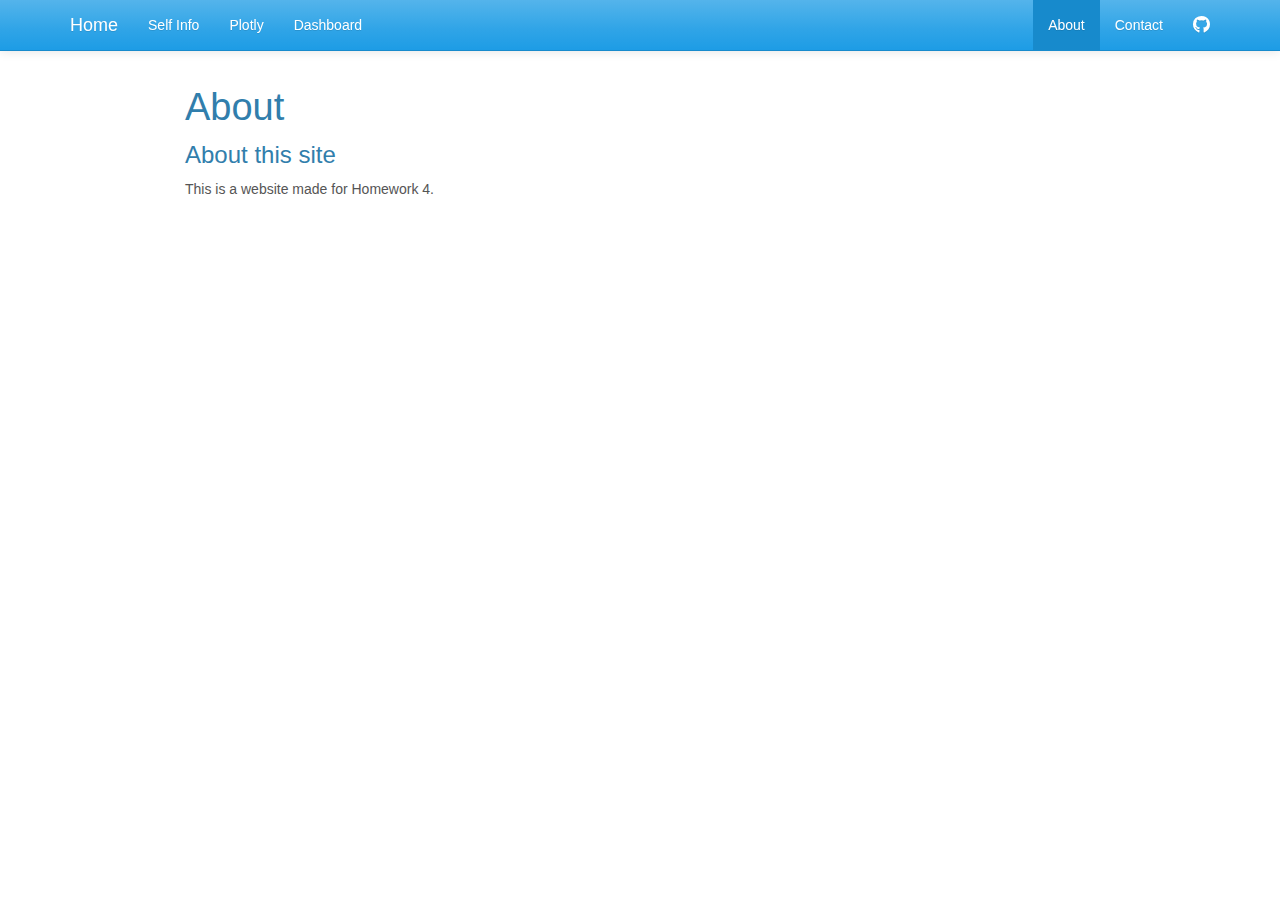
<file: about.html>
<!DOCTYPE html>

<html>

<head>

<meta charset="utf-8" />
<meta name="generator" content="pandoc" />
<meta http-equiv="X-UA-Compatible" content="IE=EDGE" />




<title>About</title>

<script src="site_libs/header-attrs-2.24/header-attrs.js"></script>
<script src="site_libs/jquery-3.6.0/jquery-3.6.0.min.js"></script>
<meta name="viewport" content="width=device-width, initial-scale=1" />
<link href="site_libs/bootstrap-3.3.5/css/cerulean.min.css" rel="stylesheet" />
<script src="site_libs/bootstrap-3.3.5/js/bootstrap.min.js"></script>
<script src="site_libs/bootstrap-3.3.5/shim/html5shiv.min.js"></script>
<script src="site_libs/bootstrap-3.3.5/shim/respond.min.js"></script>
<style>h1 {font-size: 34px;}
       h1.title {font-size: 38px;}
       h2 {font-size: 30px;}
       h3 {font-size: 24px;}
       h4 {font-size: 18px;}
       h5 {font-size: 16px;}
       h6 {font-size: 12px;}
       code {color: inherit; background-color: rgba(0, 0, 0, 0.04);}
       pre:not([class]) { background-color: white }</style>
<script src="site_libs/navigation-1.1/tabsets.js"></script>
<link href="site_libs/highlightjs-9.12.0/default.css" rel="stylesheet" />
<script src="site_libs/highlightjs-9.12.0/highlight.js"></script>
<link href="site_libs/font-awesome-6.4.2/css/all.min.css" rel="stylesheet" />
<link href="site_libs/font-awesome-6.4.2/css/v4-shims.min.css" rel="stylesheet" />

<style type="text/css">
  code{white-space: pre-wrap;}
  span.smallcaps{font-variant: small-caps;}
  span.underline{text-decoration: underline;}
  div.column{display: inline-block; vertical-align: top; width: 50%;}
  div.hanging-indent{margin-left: 1.5em; text-indent: -1.5em;}
  ul.task-list{list-style: none;}
    </style>

<style type="text/css">code{white-space: pre;}</style>
<script type="text/javascript">
if (window.hljs) {
  hljs.configure({languages: []});
  hljs.initHighlightingOnLoad();
  if (document.readyState && document.readyState === "complete") {
    window.setTimeout(function() { hljs.initHighlighting(); }, 0);
  }
}
</script>









<style type = "text/css">
.main-container {
  max-width: 940px;
  margin-left: auto;
  margin-right: auto;
}
img {
  max-width:100%;
}
.tabbed-pane {
  padding-top: 12px;
}
.html-widget {
  margin-bottom: 20px;
}
button.code-folding-btn:focus {
  outline: none;
}
summary {
  display: list-item;
}
details > summary > p:only-child {
  display: inline;
}
pre code {
  padding: 0;
}
</style>


<style type="text/css">
.dropdown-submenu {
  position: relative;
}
.dropdown-submenu>.dropdown-menu {
  top: 0;
  left: 100%;
  margin-top: -6px;
  margin-left: -1px;
  border-radius: 0 6px 6px 6px;
}
.dropdown-submenu:hover>.dropdown-menu {
  display: block;
}
.dropdown-submenu>a:after {
  display: block;
  content: " ";
  float: right;
  width: 0;
  height: 0;
  border-color: transparent;
  border-style: solid;
  border-width: 5px 0 5px 5px;
  border-left-color: #cccccc;
  margin-top: 5px;
  margin-right: -10px;
}
.dropdown-submenu:hover>a:after {
  border-left-color: #adb5bd;
}
.dropdown-submenu.pull-left {
  float: none;
}
.dropdown-submenu.pull-left>.dropdown-menu {
  left: -100%;
  margin-left: 10px;
  border-radius: 6px 0 6px 6px;
}
</style>

<script type="text/javascript">
// manage active state of menu based on current page
$(document).ready(function () {
  // active menu anchor
  href = window.location.pathname
  href = href.substr(href.lastIndexOf('/') + 1)
  if (href === "")
    href = "index.html";
  var menuAnchor = $('a[href="' + href + '"]');

  // mark the anchor link active (and if it's in a dropdown, also mark that active)
  var dropdown = menuAnchor.closest('li.dropdown');
  if (window.bootstrap) { // Bootstrap 4+
    menuAnchor.addClass('active');
    dropdown.find('> .dropdown-toggle').addClass('active');
  } else { // Bootstrap 3
    menuAnchor.parent().addClass('active');
    dropdown.addClass('active');
  }

  // Navbar adjustments
  var navHeight = $(".navbar").first().height() + 15;
  var style = document.createElement('style');
  var pt = "padding-top: " + navHeight + "px; ";
  var mt = "margin-top: -" + navHeight + "px; ";
  var css = "";
  // offset scroll position for anchor links (for fixed navbar)
  for (var i = 1; i <= 6; i++) {
    css += ".section h" + i + "{ " + pt + mt + "}\n";
  }
  style.innerHTML = "body {" + pt + "padding-bottom: 40px; }\n" + css;
  document.head.appendChild(style);
});
</script>

<!-- tabsets -->

<style type="text/css">
.tabset-dropdown > .nav-tabs {
  display: inline-table;
  max-height: 500px;
  min-height: 44px;
  overflow-y: auto;
  border: 1px solid #ddd;
  border-radius: 4px;
}

.tabset-dropdown > .nav-tabs > li.active:before, .tabset-dropdown > .nav-tabs.nav-tabs-open:before {
  content: "\e259";
  font-family: 'Glyphicons Halflings';
  display: inline-block;
  padding: 10px;
  border-right: 1px solid #ddd;
}

.tabset-dropdown > .nav-tabs.nav-tabs-open > li.active:before {
  content: "\e258";
  font-family: 'Glyphicons Halflings';
  border: none;
}

.tabset-dropdown > .nav-tabs > li.active {
  display: block;
}

.tabset-dropdown > .nav-tabs > li > a,
.tabset-dropdown > .nav-tabs > li > a:focus,
.tabset-dropdown > .nav-tabs > li > a:hover {
  border: none;
  display: inline-block;
  border-radius: 4px;
  background-color: transparent;
}

.tabset-dropdown > .nav-tabs.nav-tabs-open > li {
  display: block;
  float: none;
}

.tabset-dropdown > .nav-tabs > li {
  display: none;
}
</style>

<!-- code folding -->




</head>

<body>


<div class="container-fluid main-container">




<div class="navbar navbar-default  navbar-fixed-top" role="navigation">
  <div class="container">
    <div class="navbar-header">
      <button type="button" class="navbar-toggle collapsed" data-toggle="collapse" data-bs-toggle="collapse" data-target="#navbar" data-bs-target="#navbar">
        <span class="icon-bar"></span>
        <span class="icon-bar"></span>
        <span class="icon-bar"></span>
      </button>
      <a class="navbar-brand" href="index.html">Home</a>
    </div>
    <div id="navbar" class="navbar-collapse collapse">
      <ul class="nav navbar-nav">
        <li>
  <a href="Self_Info.html">Self Info</a>
</li>
<li>
  <a href="plotly.html">Plotly</a>
</li>
<li>
  <a href="Dashboard.html">Dashboard</a>
</li>
      </ul>
      <ul class="nav navbar-nav navbar-right">
        <li>
  <a href="about.html">About</a>
</li>
<li>
  <a href="contact.html">Contact</a>
</li>
<li>
  <a href="http://github.com/Haotian-Tang/">
    <span class="fa fa-github fa-lg"></span>
     
  </a>
</li>
      </ul>
    </div><!--/.nav-collapse -->
  </div><!--/.container -->
</div><!--/.navbar -->

<div id="header">



<h1 class="title toc-ignore">About</h1>

</div>


<div id="about-this-site" class="section level3">
<h3>About this site</h3>
<p>This is a website made for Homework 4.</p>
</div>




</div>

<script>

// add bootstrap table styles to pandoc tables
function bootstrapStylePandocTables() {
  $('tr.odd').parent('tbody').parent('table').addClass('table table-condensed');
}
$(document).ready(function () {
  bootstrapStylePandocTables();
});


</script>

<!-- tabsets -->

<script>
$(document).ready(function () {
  window.buildTabsets("TOC");
});

$(document).ready(function () {
  $('.tabset-dropdown > .nav-tabs > li').click(function () {
    $(this).parent().toggleClass('nav-tabs-open');
  });
});
</script>

<!-- code folding -->


<!-- dynamically load mathjax for compatibility with self-contained -->
<script>
  (function () {
    var script = document.createElement("script");
    script.type = "text/javascript";
    script.src  = "https://mathjax.rstudio.com/latest/MathJax.js?config=TeX-AMS-MML_HTMLorMML";
    document.getElementsByTagName("head")[0].appendChild(script);
  })();
</script>

</body>
</html>
</file>
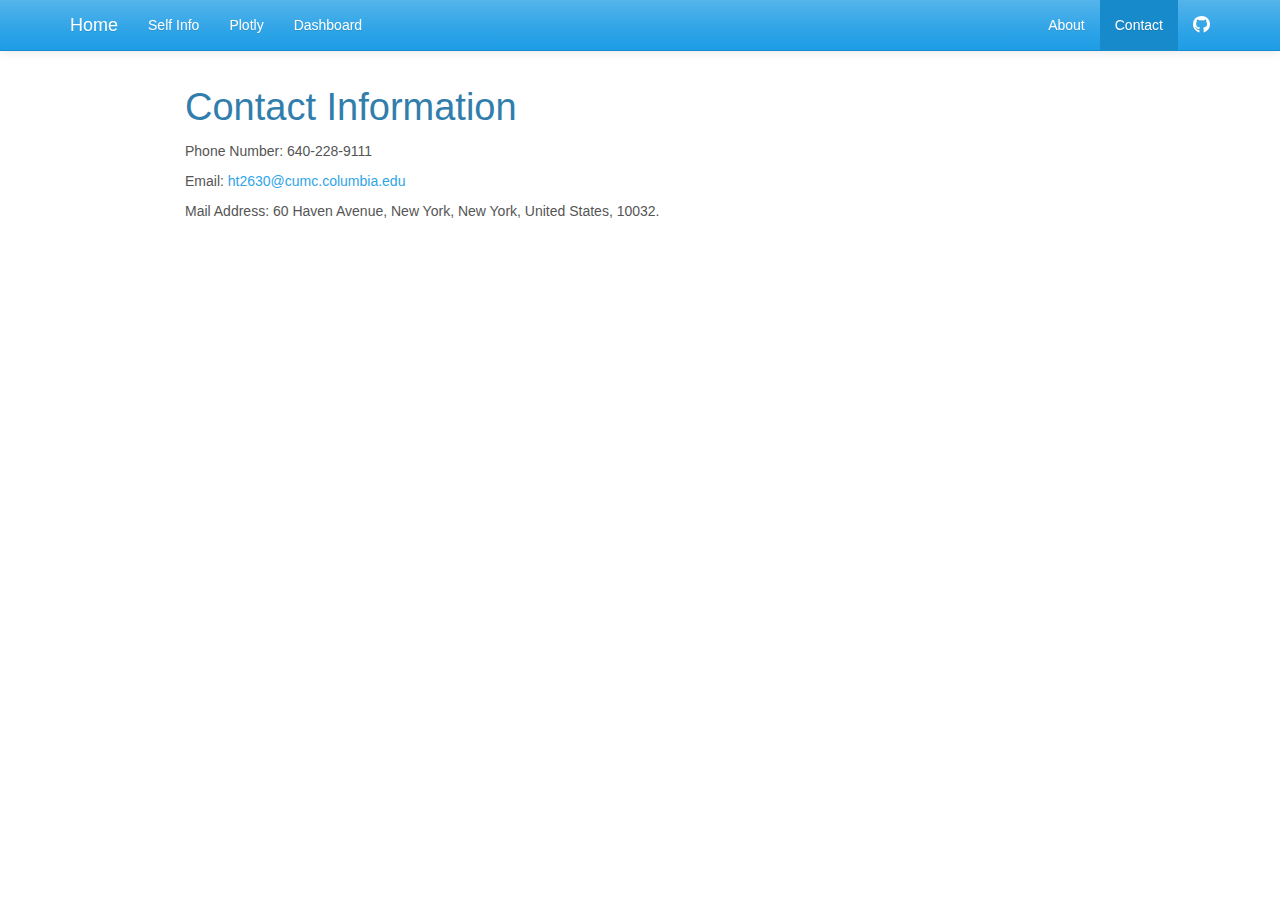
<file: contact.html>
<!DOCTYPE html>

<html>

<head>

<meta charset="utf-8" />
<meta name="generator" content="pandoc" />
<meta http-equiv="X-UA-Compatible" content="IE=EDGE" />




<title>Contact Information</title>

<script src="site_libs/header-attrs-2.24/header-attrs.js"></script>
<script src="site_libs/jquery-3.6.0/jquery-3.6.0.min.js"></script>
<meta name="viewport" content="width=device-width, initial-scale=1" />
<link href="site_libs/bootstrap-3.3.5/css/cerulean.min.css" rel="stylesheet" />
<script src="site_libs/bootstrap-3.3.5/js/bootstrap.min.js"></script>
<script src="site_libs/bootstrap-3.3.5/shim/html5shiv.min.js"></script>
<script src="site_libs/bootstrap-3.3.5/shim/respond.min.js"></script>
<style>h1 {font-size: 34px;}
       h1.title {font-size: 38px;}
       h2 {font-size: 30px;}
       h3 {font-size: 24px;}
       h4 {font-size: 18px;}
       h5 {font-size: 16px;}
       h6 {font-size: 12px;}
       code {color: inherit; background-color: rgba(0, 0, 0, 0.04);}
       pre:not([class]) { background-color: white }</style>
<script src="site_libs/navigation-1.1/tabsets.js"></script>
<link href="site_libs/highlightjs-9.12.0/default.css" rel="stylesheet" />
<script src="site_libs/highlightjs-9.12.0/highlight.js"></script>
<link href="site_libs/font-awesome-6.4.2/css/all.min.css" rel="stylesheet" />
<link href="site_libs/font-awesome-6.4.2/css/v4-shims.min.css" rel="stylesheet" />

<style type="text/css">
  code{white-space: pre-wrap;}
  span.smallcaps{font-variant: small-caps;}
  span.underline{text-decoration: underline;}
  div.column{display: inline-block; vertical-align: top; width: 50%;}
  div.hanging-indent{margin-left: 1.5em; text-indent: -1.5em;}
  ul.task-list{list-style: none;}
    </style>

<style type="text/css">code{white-space: pre;}</style>
<script type="text/javascript">
if (window.hljs) {
  hljs.configure({languages: []});
  hljs.initHighlightingOnLoad();
  if (document.readyState && document.readyState === "complete") {
    window.setTimeout(function() { hljs.initHighlighting(); }, 0);
  }
}
</script>









<style type = "text/css">
.main-container {
  max-width: 940px;
  margin-left: auto;
  margin-right: auto;
}
img {
  max-width:100%;
}
.tabbed-pane {
  padding-top: 12px;
}
.html-widget {
  margin-bottom: 20px;
}
button.code-folding-btn:focus {
  outline: none;
}
summary {
  display: list-item;
}
details > summary > p:only-child {
  display: inline;
}
pre code {
  padding: 0;
}
</style>


<style type="text/css">
.dropdown-submenu {
  position: relative;
}
.dropdown-submenu>.dropdown-menu {
  top: 0;
  left: 100%;
  margin-top: -6px;
  margin-left: -1px;
  border-radius: 0 6px 6px 6px;
}
.dropdown-submenu:hover>.dropdown-menu {
  display: block;
}
.dropdown-submenu>a:after {
  display: block;
  content: " ";
  float: right;
  width: 0;
  height: 0;
  border-color: transparent;
  border-style: solid;
  border-width: 5px 0 5px 5px;
  border-left-color: #cccccc;
  margin-top: 5px;
  margin-right: -10px;
}
.dropdown-submenu:hover>a:after {
  border-left-color: #adb5bd;
}
.dropdown-submenu.pull-left {
  float: none;
}
.dropdown-submenu.pull-left>.dropdown-menu {
  left: -100%;
  margin-left: 10px;
  border-radius: 6px 0 6px 6px;
}
</style>

<script type="text/javascript">
// manage active state of menu based on current page
$(document).ready(function () {
  // active menu anchor
  href = window.location.pathname
  href = href.substr(href.lastIndexOf('/') + 1)
  if (href === "")
    href = "index.html";
  var menuAnchor = $('a[href="' + href + '"]');

  // mark the anchor link active (and if it's in a dropdown, also mark that active)
  var dropdown = menuAnchor.closest('li.dropdown');
  if (window.bootstrap) { // Bootstrap 4+
    menuAnchor.addClass('active');
    dropdown.find('> .dropdown-toggle').addClass('active');
  } else { // Bootstrap 3
    menuAnchor.parent().addClass('active');
    dropdown.addClass('active');
  }

  // Navbar adjustments
  var navHeight = $(".navbar").first().height() + 15;
  var style = document.createElement('style');
  var pt = "padding-top: " + navHeight + "px; ";
  var mt = "margin-top: -" + navHeight + "px; ";
  var css = "";
  // offset scroll position for anchor links (for fixed navbar)
  for (var i = 1; i <= 6; i++) {
    css += ".section h" + i + "{ " + pt + mt + "}\n";
  }
  style.innerHTML = "body {" + pt + "padding-bottom: 40px; }\n" + css;
  document.head.appendChild(style);
});
</script>

<!-- tabsets -->

<style type="text/css">
.tabset-dropdown > .nav-tabs {
  display: inline-table;
  max-height: 500px;
  min-height: 44px;
  overflow-y: auto;
  border: 1px solid #ddd;
  border-radius: 4px;
}

.tabset-dropdown > .nav-tabs > li.active:before, .tabset-dropdown > .nav-tabs.nav-tabs-open:before {
  content: "\e259";
  font-family: 'Glyphicons Halflings';
  display: inline-block;
  padding: 10px;
  border-right: 1px solid #ddd;
}

.tabset-dropdown > .nav-tabs.nav-tabs-open > li.active:before {
  content: "\e258";
  font-family: 'Glyphicons Halflings';
  border: none;
}

.tabset-dropdown > .nav-tabs > li.active {
  display: block;
}

.tabset-dropdown > .nav-tabs > li > a,
.tabset-dropdown > .nav-tabs > li > a:focus,
.tabset-dropdown > .nav-tabs > li > a:hover {
  border: none;
  display: inline-block;
  border-radius: 4px;
  background-color: transparent;
}

.tabset-dropdown > .nav-tabs.nav-tabs-open > li {
  display: block;
  float: none;
}

.tabset-dropdown > .nav-tabs > li {
  display: none;
}
</style>

<!-- code folding -->




</head>

<body>


<div class="container-fluid main-container">




<div class="navbar navbar-default  navbar-fixed-top" role="navigation">
  <div class="container">
    <div class="navbar-header">
      <button type="button" class="navbar-toggle collapsed" data-toggle="collapse" data-bs-toggle="collapse" data-target="#navbar" data-bs-target="#navbar">
        <span class="icon-bar"></span>
        <span class="icon-bar"></span>
        <span class="icon-bar"></span>
      </button>
      <a class="navbar-brand" href="index.html">Home</a>
    </div>
    <div id="navbar" class="navbar-collapse collapse">
      <ul class="nav navbar-nav">
        <li>
  <a href="Self_Info.html">Self Info</a>
</li>
<li>
  <a href="plotly.html">Plotly</a>
</li>
<li>
  <a href="Dashboard.html">Dashboard</a>
</li>
      </ul>
      <ul class="nav navbar-nav navbar-right">
        <li>
  <a href="about.html">About</a>
</li>
<li>
  <a href="contact.html">Contact</a>
</li>
<li>
  <a href="http://github.com/Haotian-Tang/">
    <span class="fa fa-github fa-lg"></span>
     
  </a>
</li>
      </ul>
    </div><!--/.nav-collapse -->
  </div><!--/.container -->
</div><!--/.navbar -->

<div id="header">



<h1 class="title toc-ignore">Contact Information</h1>

</div>


<p>Phone Number: 640-228-9111</p>
<p>Email: <a href="mailto:ht2630@cumc.columbia.edu"
class="email">ht2630@cumc.columbia.edu</a></p>
<p>Mail Address: 60 Haven Avenue, New York, New York, United States,
10032.</p>




</div>

<script>

// add bootstrap table styles to pandoc tables
function bootstrapStylePandocTables() {
  $('tr.odd').parent('tbody').parent('table').addClass('table table-condensed');
}
$(document).ready(function () {
  bootstrapStylePandocTables();
});


</script>

<!-- tabsets -->

<script>
$(document).ready(function () {
  window.buildTabsets("TOC");
});

$(document).ready(function () {
  $('.tabset-dropdown > .nav-tabs > li').click(function () {
    $(this).parent().toggleClass('nav-tabs-open');
  });
});
</script>

<!-- code folding -->


<!-- dynamically load mathjax for compatibility with self-contained -->
<script>
  (function () {
    var script = document.createElement("script");
    script.type = "text/javascript";
    script.src  = "https://mathjax.rstudio.com/latest/MathJax.js?config=TeX-AMS-MML_HTMLorMML";
    document.getElementsByTagName("head")[0].appendChild(script);
  })();
</script>

</body>
</html>
</file>
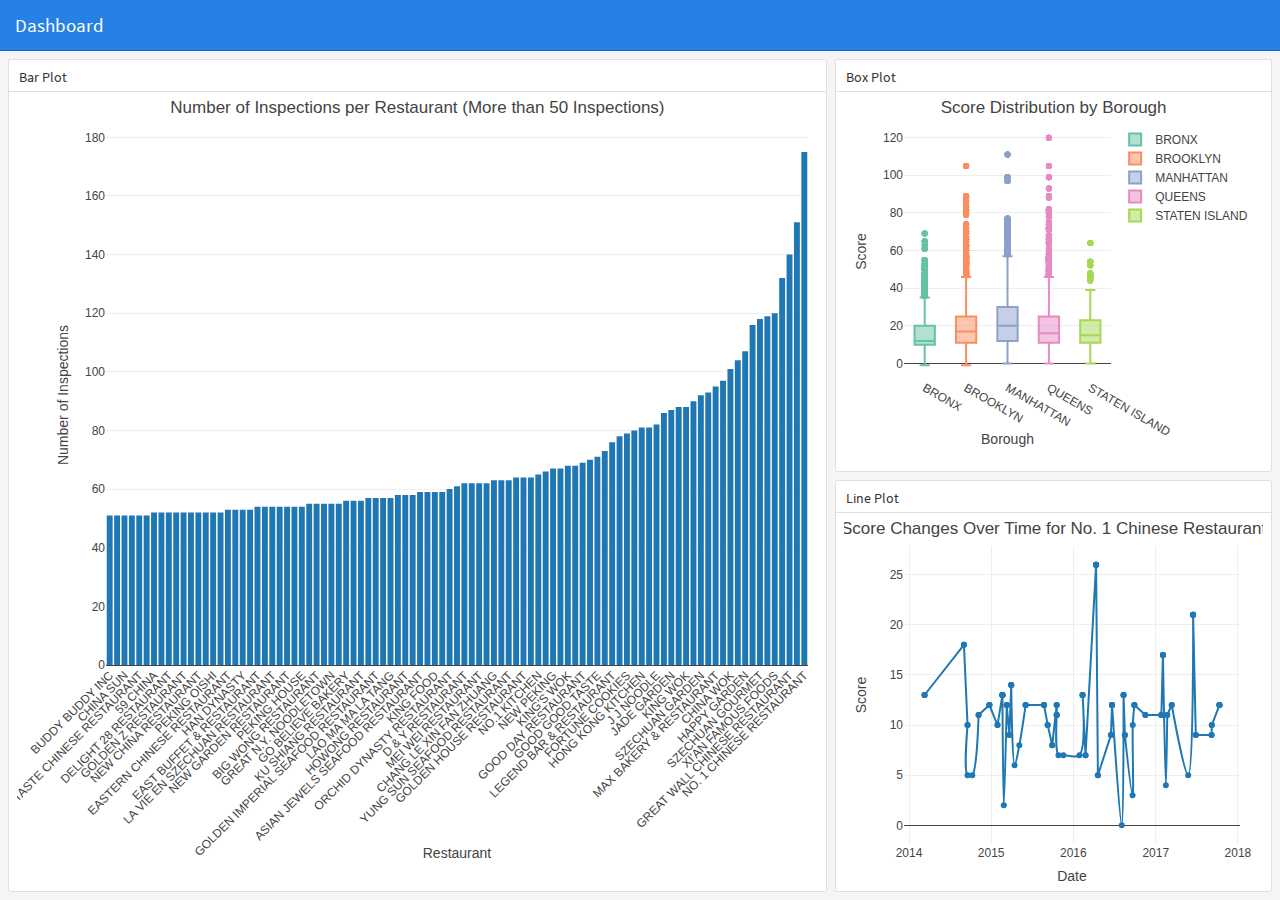
<file: Dashboard.html>
<!DOCTYPE html>
<html xmlns="http://www.w3.org/1999/xhtml">
<head>

<meta charset="utf-8">
<meta http-equiv="Content-Type" content="text/html; charset=utf-8" />
<meta name="generator" content="pandoc" />



<title>Dashboard</title>

<meta property="og:title" content="Dashboard" />

<meta name='viewport' content='width=device-width, initial-scale=1.0, maximum-scale=1.0, user-scalable=no' />

<link rel="icon" href="data:image/x-icon;" type="image/x-icon">


<script type="text/javascript">
window.FlexDashboardComponents = [];
</script>

<script src="site_libs/header-attrs-2.24/header-attrs.js"></script>
<script src="site_libs/jquery-3.6.0/jquery-3.6.0.min.js"></script>
<meta name="viewport" content="width=device-width, initial-scale=1" />
<link href="site_libs/bootstrap-3.3.5/css/cosmo.min.css" rel="stylesheet" />
<script src="site_libs/bootstrap-3.3.5/js/bootstrap.min.js"></script>
<script src="site_libs/bootstrap-3.3.5/shim/html5shiv.min.js"></script>
<script src="site_libs/bootstrap-3.3.5/shim/respond.min.js"></script>
<style>h1 {font-size: 34px;}
       h1.title {font-size: 38px;}
       h2 {font-size: 30px;}
       h3 {font-size: 24px;}
       h4 {font-size: 18px;}
       h5 {font-size: 16px;}
       h6 {font-size: 12px;}
       code {color: inherit; background-color: rgba(0, 0, 0, 0.04);}
       pre:not([class]) { background-color: white }</style>
<script src="site_libs/stickytableheaders-0.1.19/jquery.stickytableheaders.min.js"></script>
<link href="site_libs/value-box-accent-static-0.6.2/theme-cosmo-value-box.css" rel="stylesheet" />
<link href="site_libs/flexdashboard-css-0.6.2/flexdashboard.min.css" rel="stylesheet" />
<link href="site_libs/flexdashboard-css-0.6.2/theme-cosmo.css" rel="stylesheet" />
<script src="site_libs/htmlwidgets-1.6.2/htmlwidgets.js"></script>
<script src="site_libs/plotly-binding-4.10.2/plotly.js"></script>
<script src="site_libs/typedarray-0.1/typedarray.min.js"></script>
<link href="site_libs/crosstalk-1.2.0/css/crosstalk.min.css" rel="stylesheet" />
<script src="site_libs/crosstalk-1.2.0/js/crosstalk.min.js"></script>
<link href="site_libs/plotly-htmlwidgets-css-2.11.1/plotly-htmlwidgets.css" rel="stylesheet" />
<script src="site_libs/plotly-main-2.11.1/plotly-latest.min.js"></script>
<style type="text/css">
/*
  CSS for flexdashboard.js' use of Sly(). The sizing/position of this CSS needs to be
  applied _before_ flexdashboard.js initializes, which is why this CSS has been pulled
  out from flexdashboard.scss and inlined in the document's head.
*/

.storyboard-nav button {
  background: transparent;
  border: 0;
  opacity: .3;
  outline: none;
  padding: 0;
}

.storyboard-nav button:hover,
.storyboard-nav button:hover {
  opacity: .5;
}

.storyboard-nav button:disabled,
.storyboard-nav button:disabled {
  opacity: .1;
}

.storyboard-nav .sbnext,
.storyboard-nav .sbprev {
  float: left;
  width: 2%;
  height: 120px;
}

.storyboard-nav .sbprev {
  text-align: left;
  width: 2%;
}

.storyboard-nav .sbnext {
  float: right;
  text-align: right;
  margin-right: 8px;
}

.storyboard-nav .sbframelist {
  margin: 0 auto;
  width: 94%;
  height: 120px;
  overflow: hidden;
  text-shadow: none;
  margin-bottom: 8px;
}

.storyboard-nav .sbframelist ul {
  list-style: none;
  margin: 0;
  padding: 0;
  height: 100%;
}

.storyboard-nav .sbframelist ul li {
  float: left;
  width: 270px;
  height: 100%;
  padding: 10px 10px 10px 10px;
  margin-right: 8px;
  text-align: left;
  cursor: pointer;
}

.storyboard-nav .sbframelist ul li:last-child {
  margin-right: 0px;
}

.sbframe-commentary {
  width: 300px;
}

.sbframe-commentary ul {
  padding-left: 22px;
}

.sbframe.active {
  display: flex;
}

.sbframe:not(.active) {
  display: none;
}
@media only screen and (min-width: 768px) {
html, body {
  height: 100%;
}

#dashboard-container {
  height: 100%;
}
}
</style>



</head>

<body>

<div class="navbar navbar-inverse navbar-fixed-top" role="navigation">
<div class="container-fluid">
<div class="navbar-header">

<span class="navbar-logo pull-left">
  
</span>
<span class="navbar-brand">
  Dashboard
  <span class="navbar-author">
        </span>
</span>

<button id="navbar-button" type="button" class="navbar-toggle collapsed pull-right" data-toggle="collapse" data-bs-toggle="collapse" data-target="#navbar" data-bs-target="#navbar">
<span class="icon-bar"></span>
<span class="icon-bar"></span>
<span class="icon-bar"></span>
</button>

</div>
<div id="navbar" class="navbar-collapse collapse">
<ul class="nav navbar-nav navbar-left">
</ul>
<ul class="nav navbar-nav navbar-right">
</ul>
</div><!--/.nav-collapse-->
</div><!--/.container-->
</div><!--/.navbar-->

<script type="text/javascript">


var FlexDashboard = (function () {

  // initialize options
  var _options = {};

  var FlexDashboard = function() {

    // default options
    _options = $.extend(_options, {
      theme: "cosmo",
      fillPage: false,
      orientation: 'columns',
      storyboard: false,
      defaultFigWidth: 576,
      defaultFigHeight: 461,
      defaultFigWidthMobile: 360,
      defaultFigHeightMobile: 461,
      isMobile: false,
      isPortrait: false,
      resize_reload: true
    });
  };

  function init(options) {

    // extend default options
    $.extend(true, _options, options);

    // add ids to sections that don't have them (pandoc won't assign ids
    // to e.g. sections with titles consisting of only chinese characters)
    var nextId = 1;
    $('.level1:not([id]),.level2:not([id]),.level3:not([id])').each(function() {
      $(this).attr('id', 'dashboard-' + nextId++);
    });

    // find navbar items
    var navbarItems = $('#flexdashboard-navbar');
    if (navbarItems.length)
      navbarItems = JSON.parse(navbarItems.html());
    addNavbarItems(navbarItems);

    // find the main dashboard container
    var dashboardContainer = $('#dashboard-container');

    // resolve mobile classes
    resolveMobileClasses(dashboardContainer);

    // one time global initialization for components
    componentsInit(dashboardContainer);

    // look for a global sidebar
    var globalSidebar = dashboardContainer.find(".section.level1.sidebar");
    if (globalSidebar.length > 0) {

      // global layout for fullscreen displays
      if (!isMobilePhone()) {

         // hoist it up to the top level
         globalSidebar.insertBefore(dashboardContainer);

         // lay it out (set width/positions)
         layoutSidebar(globalSidebar, dashboardContainer);

      // tuck sidebar into first page for mobile phones
      } else {

        // convert it into a level3 section
        globalSidebar.removeClass('sidebar');
        globalSidebar.removeClass('level1');
        globalSidebar.addClass('level3');
        var h1 = globalSidebar.children('h1');
        var h3 = $('<h3></h3>');
        h3.append(h1.contents());
        h3.insertBefore(h1);
        h1.detach();

        // move it into the first page
        var page = dashboardContainer.find('.section.level1').first();
        if (page.length > 0)
          page.prepend(globalSidebar);
      }
    }

    // look for pages to layout
    var pages = $('div.section.level1');
    if (pages.length > 0) {

        // find the navbar and collapse on clicked
        var navbar = $('#navbar');
        navbar.on("click", "a[data-toggle!=dropdown]", null, function () {
           navbar.collapse('hide');
        });

        // envelop the dashboard container in a tab content div
        dashboardContainer.wrapInner('<div class="tab-content"></div>');

        pages.each(function(index) {

          // lay it out
          layoutDashboardPage($(this));

          // add it to the navbar
          addToNavbar($(this), index === 0);

        });

    } else {

      // remove the navbar and navbar button if we don't
      // have any navbuttons
      if (navbarItems.length === 0) {
        $('#navbar').remove();
        $('#navbar-button').remove();
      }

      // add the storyboard class if requested
      if (_options.storyboard)
        dashboardContainer.addClass('storyboard');

      // layout the entire page
      layoutDashboardPage(dashboardContainer);
    }

    // if we are in shiny we need to trigger a window resize event to
    // force correct layout of shiny-bound-output elements
    if (isShinyDoc())
      $(window).trigger('resize');

    // make main components visible
    $('.section.sidebar').css('visibility', 'visible');
    dashboardContainer.css('visibility', 'visible');

    // handle location hash
    handleLocationHash();

    // intialize prism highlighting
    initPrismHighlighting();

    // record mobile and orientation state then register a handler
    // to refresh if resize_reload is set to true and it changes
    _options.isMobile = isMobilePhone();
    _options.isPortrait = isPortrait();
    if (_options.resize_reload) {
      $(window).on('resize', function() {
        if (_options.isMobile !== isMobilePhone() ||
            _options.isPortrait !== isPortrait()) {
          window.location.reload();
        }
      });
    } else {
      // if in desktop mode and resizing to mobile, make sure the heights are 100%
      // This enforces what `fillpage.css` does for "wider" pages.
      // Since we are not reloading once the page becomes small, we need to force the height to 100%
      // This is a new situation introduced when `_options.resize_reload` is `false`
      if (! _options.isMobile) {
        // only add if `fillpage.css` was added in the first place
        if (_options.fillPage) {
          // fillpage.css
          $("html,body,#dashboard").css("height", "100%");
        }
      }
    }
    // trigger layoutcomplete event
    dashboardContainer.trigger('flexdashboard:layoutcomplete');
  }

  function resolveMobileClasses(dashboardContainer) {
     // add top level layout class
    dashboardContainer.addClass(isMobilePhone() ? 'mobile-layout' :
                                                  'desktop-layout');

    // look for .mobile sections and add .no-mobile to their peers
    var mobileSections = $('.section.mobile');
    mobileSections.each(function() {
       var id = $(this).attr('id');
       var nomobileId = id.replace(/-\d+$/, '');
       $('#' + nomobileId).addClass('no-mobile');
    });
  }

  function addNavbarItems(navbarItems) {

    var navbarLeft = $('ul.navbar-left');
    var navbarRight = $('ul.navbar-right');

    for (var i = 0; i<navbarItems.length; i++) {

      // get the item
      var item = navbarItems[i];

      // determine the container
      var container = null;
      if (item.align === "left")
        container = navbarLeft;
      else
        container = navbarRight;

      // navbar menu if we have multiple items
      if (item.items) {
        var menu = navbarMenu(null, item.icon, item.title, container);
        for (var j = 0; j<item.items.length; j++) {
          var subItem = item.items[j];
          var li = $('<li></li>');
          var a = navbarLink(subItem.icon, subItem.title, subItem.href, subItem.target);
          a.removeClass("nav-link").addClass("dropdown-item");
          li.append(a);
          menu.append(li);
        }
      } else {
        var li = $('<li class="nav-item"></li>');
        li.append(navbarLink(item.icon, item.title, item.href, item.target));
        container.append(li);
      }
    }
  }

  // create or get a reference to an existing dropdown menu
  function navbarMenu(id, icon, title, container) {
    var existingMenu = [];
    if (id)
      existingMenu = container.children('#' + id);
    if (existingMenu.length > 0) {
      return existingMenu.children('ul');
    } else {
      var li = $('<li class="nav-item"></li>');
      if (id)
        li.attr('id', id);
      li.addClass('dropdown');
      // auto add "Share" title on mobile if necessary
      if (!title && icon && (icon === "fa-share-alt") && isMobilePhone())
        title = "Share";
      if (title) {
        title = title + ' <span class="caret"></span>';
      }
      var a = navbarLink(icon, title, "#");
      a.addClass('dropdown-toggle');
      a.attr('data-toggle', 'dropdown');
      a.attr('data-bs-toggle', 'dropdown');
      a.attr('role', 'button');
      a.attr('aria-expanded', 'false');
      li.append(a);
      var ul = $('<ul class="dropdown-menu"></ul>');
      ul.attr('role', 'menu');
      li.append(ul);
      container.append(li);
      return ul;
    }
  }

  function addToNavbar(page, active) {

    // capture the id and data-icon attribute (if any)
    var id = page.attr('id');
    var icon = page.attr('data-icon');
    var navmenu = page.attr('data-navmenu');
    var navmenuIcon = page.attr('data-navmenu-icon');

    // get hidden state (transfer this to navbar)
    var hidden = page.hasClass('hidden');
    page.removeClass('hidden');

    // sanitize the id for use with bootstrap tabs
    id = id.replace(/[.\/?&!#<>]/g, '').replace(/\s/g, '_');
    page.attr('id', id);

    // get the wrapper
    var wrapper = page.closest('.dashboard-page-wrapper');

    // move the id to the wrapper
    page.removeAttr('id');
    wrapper.attr('id', id);

    // add the tab-pane class to the wrapper
    wrapper.addClass('tab-pane');

    // get a reference to the h1, discover its inner contens, then detach it
    var h1 = wrapper.find('h1').first();
    var title = h1.contents();
    h1.detach();

    // create a navbar item
    var li = $('<li></li>');
    var a = navbarLink(icon, title, '#' + id);
    a.attr('data-toggle', 'tab');
    a.attr('data-bs-toggle', 'tab');
    li.append(a);

    // add it to the navbar (or navbar menu if specified)
    var container = $('ul.navbar-left');
    if (navmenu) {
      var menuId = navmenu.replace(/\s+/g, '');
      var menu = navbarMenu(menuId, navmenuIcon, navmenu, container);
      li.find("> a").removeClass("nav-link").addClass("dropdown-item");
      menu.append(li);
    } else {
      li.addClass("nav-item")
      container.append(li);
    }

    // mark active tab and corresponding nav menu item
    if (active)
      $(a).tab("show");

    // hide it if requested
    if (hidden)
      li.addClass('hidden');
  }

  function navbarLink(icon, title, href, target) {

    var a = $('<a class="nav-link"></a>');
    if (icon) {

      // get the name of the icon set and icon
      var dashPos = icon.indexOf("-");
      var iconSet = null;
      var iconSplit = icon.split(" ");
      if (iconSplit.length > 1) {
        iconSet = iconSplit[0];
        icon = iconSplit.slice(1).join(" ");
      } else {
        iconSet = icon.substring(0, dashPos);
      }
      var iconName = icon.substring(dashPos + 1);

      // create the icon
      var iconElement = $('<span class="' + iconSet + ' ' + icon + '"></span>');
      if (title)
        iconElement.css('margin-right', '7px');
      a.append(iconElement);
      // if href is null see if we can auto-generate based on icon (e.g. social)
      if (!href)
        maybeGenerateLinkFromIcon(iconName, a);
    }
    if (title)
      a.append(title);

    // add the href.
    if (href) {
      if (href === "source_embed") {
        a.attr('href', '#');
        a.attr('data-featherlight', "#flexdashboard-source-code");
        a.featherlight({
            beforeOpen: function(event){
              $('body').addClass('unselectable');
            },
            afterClose: function(event){
              $('body').removeClass('unselectable');
            }
        });
      } else {
        a.attr('href', href);
      }
    }

    // add the arget
    if (target)
      a.attr('target', target);

    return a;
  }

  // auto generate a link from an icon name (e.g. twitter) when possible
  function maybeGenerateLinkFromIcon(iconName, a) {

     var serviceLinks = {
      "twitter": "https://twitter.com/share?text=" + encodeURIComponent(document.title) + "&url="+encodeURIComponent(location.href),
      "facebook": "https://www.facebook.com/sharer/sharer.php?u="+encodeURIComponent(location.href),
      "linkedin": "https://www.linkedin.com/shareArticle?mini=true&url="+encodeURIComponent(location.href) + "&title=" + encodeURIComponent(document.title),
      "pinterest": "https://pinterest.com/pin/create/link/?url="+encodeURIComponent(location.href) + "&description=" + encodeURIComponent(document.title)
    };

    var makeSocialLink = function(a, href) {
      a.attr('href', '#');
      a.on('click', function(e) {
        e.preventDefault();
        window.open(href);
      });
    };

    $.each(serviceLinks, function(key, value) {
      if (iconName.indexOf(key) !== -1)
        makeSocialLink(a, value);
    });
  }

  // layout a dashboard page
  function layoutDashboardPage(page) {

    // use a page wrapper so that free form content above the
    // dashboard appears at the top rather than the side (as it
    // would without the wrapper in a column orientation)
    var wrapper = $('<div class="dashboard-page-wrapper"></div>');
    page.wrap(wrapper);

    // if there are no level2 or level3 headers synthesize a level3
    // header to contain the (e.g. frame it, scroll container, etc.)
    var headers = page.find('h2,h3');
    if (headers.length === 0)
      page.wrapInner('<div class="section level3"></div>');

    // hoist up any content before level 2 or level 3 headers
    var children = page.children();
    children.each(function(index) {
      if ($(this).hasClass('level2') || $(this).hasClass('level3'))
        return false;
      $(this).insertBefore(page);
    });

    // determine orientation and fillPage behavior for distinct media
    var orientation, fillPage, storyboard;

    // media: mobile phone
    if (isMobilePhone()) {

      // if there is a sidebar we need to ensure it's content
      // is properly framed as an h3
      var sidebar = page.find('.section.sidebar');
      sidebar.removeClass('sidebar');
      sidebar.wrapInner('<div class="section level3"></div>');
      var h2 = sidebar.find('h2');
      var h3 = $('<h3></h3>');
      h3.append(h2.contents());
      h3.insertBefore(h2);
      h2.detach();

      // wipeout h2 elements then enclose them in a single h2
      var level2 = page.find('div.section.level2');
      level2.each(function() {
        level2.children('h2').remove();
        level2.children().unwrap();
      });
      page.wrapInner('<div class="section level2"></div>');

      // substitute mobile images
      if (isPortrait()) {
        var mobileFigures = $('img.mobile-figure');
        mobileFigures.each(function() {
          // get the src (might be base64 encoded)
          var src = $(this).attr('src');

          // find it's peer
          var id = $(this).attr('data-mobile-figure-id');
          var img = $('img[data-figure-id=' + id + "]");
          img.attr('src', src)
             .attr('width', _options.defaultFigWidthMobile)
             .attr('height', _options.defaultFigHeightMobile);
        });
      }

      // hoist storyboard commentary into it's own section
      if (page.hasClass('storyboard')) {
        var commentaryHR = page.find('div.section.level3 hr');
        commentaryHR.each(function() {
          var commentary = $(this).nextAll().detach();
          var commentarySection = $('<div class="section level3"></div>');
          commentarySection.append(commentary);
          commentarySection.insertAfter($(this).closest('div.section.level3'));
          $(this).remove();
        });
      }

      // force a non full screen layout by columns
      orientation = _options.orientation = 'columns';
      fillPage = _options.fillPage = false;
      storyboard = _options.storyboard = false;

    // media: desktop
    } else {

      // determine orientation
      orientation = page.attr('data-orientation');
      if (orientation !== 'rows' && orientation != 'columns')
        orientation = _options.orientation;

      // determine storyboard mode
      storyboard = page.hasClass('storyboard');

      // fillPage based on options (force for storyboard)
      fillPage = _options.fillPage || storyboard;

      // handle sidebar
      var sidebar = page.find('.section.level2.sidebar');
      if (sidebar.length > 0)
        layoutSidebar(sidebar, page);
    }

    // give it and it's parent divs height: 100% if we are in fillPage mode
    if (fillPage) {
      page.addClass('vertical-layout-fill');
      page.css('height', '100%');
      page.parents('div').css('height', '100%');
    } else {
      page.addClass('vertical-layout-scroll');
    }

    // perform the layout
    if (storyboard)
      layoutPageAsStoryboard(page);
    else if (orientation === 'rows')
      layoutPageByRows(page, fillPage);
    else if (orientation === 'columns')
      layoutPageByColumns(page, fillPage);
  }

  function layoutSidebar(sidebar, content) {

    // get it out of the header hierarchy
    sidebar = sidebar.first();
    if (sidebar.hasClass('level1')) {
      sidebar.removeClass('level1');
      sidebar.children('h1').remove();
    } else if (sidebar.hasClass('level2')) {
      sidebar.removeClass('level2');
      sidebar.children('h2').remove();
    }

    // determine width
    var sidebarWidth = isTablet() ? 220 : 250;
    var dataWidth = parseInt(sidebar.attr('data-width'));
    if (dataWidth)
      sidebarWidth = dataWidth;

    // set the width and shift the page right to accomodate the sidebar
    sidebar.css('width', sidebarWidth + 'px');
    content.css('padding-left', sidebarWidth + 'px');

    // wrap it's contents in a form
    sidebar.wrapInner($('<form></form>'));
  }

  function layoutPageAsStoryboard(page) {

    // create storyboard navigation
    var nav = $('<div class="storyboard-nav"></div>');

    // add navigation buttons
    var prev = $('<button class="sbprev"><i class="fa fa-angle-left"></i></button>');
    nav.append(prev);
    var next= $('<button class="sbnext"><i class="fa fa-angle-right"></i></button>');
    nav.append(next);

    // add navigation frame
    var frameList = $('<div class="sbframelist"></div>');
    nav.append(frameList);
    var ul = $('<ul></ul>');
    frameList.append(ul);

     // find all the level3 sections (those are the storyboard frames)
    var frames = page.find('div.section.level3');
    frames.each(function() {

      // mark it
      $(this).addClass('sbframe');

      // divide it into chart content and (optional) commentary
      $(this).addClass('dashboard-column-orientation');

      // stuff the chart into it's own div w/ flex
      $(this).wrapInner('<div class="sbframe-component"></div>');
      setFlex($(this), 1);
      var frame = $(this).children('.sbframe-component');

      // extract the title from the h3
      var li = $('<li></li>');
      var h3 = frame.children('h3');
      li.append(h3.contents());
      h3.detach();
      ul.append(li);

      // extract commentary
      var hr = frame.children('hr');
      if (hr.length) {
        var commentary = hr.nextAll().detach();
        hr.remove();
        var commentaryFrame = $('<div class="sbframe-commentary"></div>');
        commentaryFrame.addClass('flowing-content-shim');
        commentaryFrame.addClass('flowing-content-container');
        commentaryFrame.append(commentary);
        $(this).append(commentaryFrame);

        // look for a data-commentary-width attribute
        var commentaryWidth = $(this).attr('data-commentary-width');
        if (commentaryWidth)
          commentaryFrame.css('width', commentaryWidth + 'px');
      }

      // layout the chart (force flex)
      var result = layoutChart(frame, true);

      // ice the notes if there are none
      if (!result.notes)
        frame.find('.chart-notes').remove();

      // set flex on chart
      setFlex(frame, 1);
    });

    // create a div to hold all the frames
    var frameContent = $('<div class="sbframe-content"></div>');
    frameContent.addClass('dashboard-row-orientation');
    frameContent.append(frames.detach());

    // row orientation to stack nav and frame content
    page.addClass('dashboard-row-orientation');
    page.append(nav);
    page.append(frameContent);
    setFlex(frameContent, 1);

    // initialize sly
    var sly = new Sly(frameList, {
    		horizontal: true,
    		itemNav: 'basic',
    		smart: true,
    		activateOn: 'click',
    		startAt: 0,
    		scrollBy: 1,
    		activatePageOn: 'click',
    		speed: 200,
    		moveBy: 600,
    		dragHandle: true,
    		dynamicHandle: true,
    		clickBar: true,
    		keyboardNavBy: 'items',
    		next: next,
    		prev: prev
    	}).init();

    // make first frame active
    frames.removeClass('active');
    frames.first().addClass('active');

    // subscribe to frame changed events
    sly.on('active', function (eventName, itemIndex) {
      frames.removeClass('active');
      frames.eq(itemIndex).addClass('active')
                          .trigger('shown');
    });
  }

  function layoutPageByRows(page, fillPage) {

    // row orientation
    page.addClass('dashboard-row-orientation');

    // find all the level2 sections (those are the rows)
    var rows = page.find('div.section.level2');

    // if there are no level2 sections then treat the
    // entire page as if it's a level 2 section
    if (rows.length === 0) {
      page.wrapInner('<div class="section level2"></div>');
      rows = page.find('div.section.level2');
    }

    rows.each(function () {

      // flags
      var haveNotes = false;
      var haveFlexHeight = true;

      // remove the h2
      $(this).children('h2').remove();

      // check for a tabset
      var isTabset = $(this).hasClass('tabset');
      if (isTabset)
        layoutTabset($(this));

      // give it row layout semantics if it's not a tabset
      if (!isTabset)
        $(this).addClass('dashboard-row');

      // find all of the level 3 subheads
      var columns = $(this).find('div.section.level3');

      // determine figureSizes sizes
      var figureSizes = chartFigureSizes(columns);

      // fixup the columns
      columns.each(function(index) {

        // layout the chart (force flex if we are in a tabset)
        var result = layoutChart($(this), isTabset);

        // update flexHeight state
        if (!result.flex)
          haveFlexHeight = false;

        // update state
        if (result.notes)
          haveNotes = true;

        // set the column flex based on the figure width
        // (value boxes will just get the default figure width)
        var chartWidth = figureSizes[index].width;
        setFlex($(this), chartWidth + ' ' + chartWidth + ' 0px');

      });

      // remove empty chart note divs
      if (isTabset)
        $(this).find('.chart-notes').filter(function() {
            return $(this).html() === "&nbsp;";
        }).remove();
      if (!haveNotes)
        $(this).find('.chart-notes').remove();

       // make it a flexbox row
      if (haveFlexHeight)
        $(this).addClass('dashboard-row-flex');

      // now we can set the height on all the wrappers (based on maximum
      // figure height + room for title and notes, or data-height on the
      // container if specified). However, don't do this if there is
      // no flex on any of the constituent columns
      var flexHeight = null;
      var dataHeight = parseInt($(this).attr('data-height'));
      if (dataHeight)
        flexHeight = adjustedHeight(dataHeight, columns.first());
      else if (haveFlexHeight)
        flexHeight = maxChartHeight(figureSizes, columns);
      if (flexHeight) {
        if (fillPage)
          setFlex($(this), flexHeight + ' ' + flexHeight + ' 0px');
        else {
          $(this).css('height', flexHeight + 'px');
          setFlex($(this), '0 0 ' + flexHeight + 'px');
        }
      }

    });
  }

  function layoutPageByColumns(page, fillPage) {

    // column orientation
    page.addClass('dashboard-column-orientation');

    // find all the level2 sections (those are the columns)
    var columns = page.find('div.section.level2');

    // if there are no level2 sections then treat the
    // entire page as if it's a level 2 section
    if (columns.length === 0) {
      page.wrapInner('<div class="section level2"></div>');
      columns = page.find('div.section.level2');
    }

    // layout each column
    columns.each(function (index) {

      // remove the h2
      $(this).children('h2').remove();

      // make it a flexbox column
      $(this).addClass('dashboard-column');

      // check for a tabset
      var isTabset = $(this).hasClass('tabset');
      if (isTabset)
        layoutTabset($(this));

      // find all the h3 elements
      var rows = $(this).find('div.section.level3');

      // get the figure sizes for the rows
      var figureSizes = chartFigureSizes(rows);

      // column flex is the max row width (or data-width if specified)
      var flexWidth;
      var dataWidth = parseInt($(this).attr('data-width'));
      if (dataWidth)
        flexWidth = dataWidth;
      else
        flexWidth = maxChartWidth(figureSizes);
      setFlex($(this), flexWidth + ' ' + flexWidth + ' 0px');

      // layout each chart
      rows.each(function(index) {

        // perform the layout
        var result = layoutChart($(this), false);

        // ice the notes if there are none
        if (!result.notes)
          $(this).find('.chart-notes').remove();

        // set flex height based on figHeight, then adjust
        if (result.flex) {
          var chartHeight = figureSizes[index].height;
          chartHeight = adjustedHeight(chartHeight, $(this));
          if (fillPage)
            setFlex($(this), chartHeight + ' ' + chartHeight + ' 0px');
          else {
            $(this).css('height', chartHeight + 'px');
            setFlex($(this), chartHeight + ' ' + chartHeight + ' ' + chartHeight + 'px');
          }
        }
      });
    });
  }

  function chartFigureSizes(charts) {

    // sizes
    var figureSizes = new Array(charts.length);

    // check each chart
    charts.each(function(index) {

      // start with default
      figureSizes[index] = {
        width: _options.defaultFigWidth,
        height: _options.defaultFigHeight
      };

      // look for data-height or data-width then knit options
      var dataWidth = parseInt($(this).attr('data-width'));
      var dataHeight = parseInt($(this).attr('data-height'));
      var knitrOptions = $(this).find('.knitr-options:first');
      var knitrWidth, knitrHeight;
      if (knitrOptions) {
        knitrWidth = parseInt(knitrOptions.attr('data-fig-width'));
        knitrHeight =  parseInt(knitrOptions.attr('data-fig-height'));
      }

      // width
      if (dataWidth)
        figureSizes[index].width = dataWidth;
      else if (knitrWidth)
        figureSizes[index].width = knitrWidth;

      // height
      if (dataHeight)
        figureSizes[index].height = dataHeight;
      else if (knitrHeight)
        figureSizes[index].height = knitrHeight;
    });

    // return sizes
    return figureSizes;
  }

  function maxChartHeight(figureSizes, charts) {

    // first compute the maximum height
    var maxHeight = _options.defaultFigHeight;
    for (var i = 0; i<figureSizes.length; i++)
      if (figureSizes[i].height > maxHeight)
        maxHeight = figureSizes[i].height;

    // now add offests for chart title and chart notes
    if (charts.length)
      maxHeight = adjustedHeight(maxHeight, charts.first());

    return maxHeight;
  }

  function adjustedHeight(height, chart) {
    if (chart.length > 0) {
      var chartTitle = chart.find('.chart-title');
      if (chartTitle.length)
        height += chartTitle.first().outerHeight();
      var chartNotes = chart.find('.chart-notes');
      if (chartNotes.length)
        height += chartNotes.first().outerHeight();
    }
    return height;
  }

  function maxChartWidth(figureSizes) {
    var maxWidth = _options.defaultFigWidth;
    for (var i = 0; i<figureSizes.length; i++)
      if (figureSizes[i].width > maxWidth)
        maxWidth = figureSizes[i].width;
    return maxWidth;
  }

  // layout a chart
  function layoutChart(chart, forceFlex) {

    // state to return
    var result = {
      notes: false,
      flex: false
    };

    // extract the title
    var title = extractTitle(chart);

    // find components that apply to this container
    var components = componentsFind(chart);

    // if it's a custom component then call it and return
    var customComponents = componentsCustom(components);
    if (customComponents.length) {
      componentsLayout(customComponents, title, chart);
      result.notes = false;
      result.flex = forceFlex || componentsFlex(customComponents);
      return result;
    }

    // put all the content in a chart wrapper div
    chart.addClass('chart-wrapper');
    chart.wrapInner('<div class="chart-stage"></div>');
    var chartContent = chart.children('.chart-stage');

    // flex the content if appropriate
    result.flex = forceFlex || componentsFlex(components);
    if (result.flex) {
      // add flex classes
      chart.addClass('chart-wrapper-flex');
      chartContent.addClass('chart-stage-flex');

      // additional shim to break out of flexbox sizing
      chartContent.wrapInner('<div class="chart-shim"></div>');
      chartContent = chartContent.children('.chart-shim');
    }

    // set custom data-padding attribute
    var pad = chart.attr('data-padding');
    if (pad) {
      if (pad === "0")
        chart.addClass('no-padding');
      else {
        pad = pad + 'px';
        chartContent.css('left', pad)
                    .css('top', pad)
                    .css('right', pad)
                    .css('bottom', pad)
      }
    }

    // call compoents
    componentsLayout(components, title, chartContent);

    // also activate components on shiny output
    findShinyOutput(chartContent).on('shiny:value',
      function(event) {
        var element = $(event.target);
        setTimeout(function() {

          // see if we opted out of flex based on our output (for shiny
          // we can't tell what type of output we have until after the
          // value is bound)
          var components = componentsFind(element);
          var flex = forceFlex || componentsFlex(components);
          if (!flex) {
            chart.css('height', "");
            setFlex(chart, "");
            chart.removeClass('chart-wrapper-flex');
            chartContent.removeClass('chart-stage-flex');
            chartContent.children().unwrap();
          }

          // perform layout
          componentsLayout(components, title, element.parent());
        }, 10);
      });

    // add the title
    var chartTitle = $('<div class="chart-title"></div>');
    chartTitle.append(title);
    chart.prepend(chartTitle);

    // add the notes section
    var chartNotes = $('<div class="chart-notes"></div>');
    chartNotes.html('&nbsp;');
    chart.append(chartNotes);

    // attempt to extract notes if we have a component
    if (components.length)
      result.notes = extractChartNotes(chartContent, chartNotes);

    // return result
    return result;
  }

  // build a tabset from a section div with the .tabset class
  function layoutTabset(tabset) {

    // check for fade option
    var fade = tabset.hasClass("tabset-fade");
    var pills = tabset.hasClass("tabset-pills");
    var navClass = pills ? "nav-pills" : "nav-tabs";

    // determine the heading level of the tabset and tabs
    var match = tabset.attr('class').match(/level(\d) /);
    if (match === null)
      return;
    var tabsetLevel = Number(match[1]);
    var tabLevel = tabsetLevel + 1;

    // find all subheadings immediately below
    var tabs = tabset.find("div.section.level" + tabLevel);
    if (!tabs.length)
      return;

    // create tablist and tab-content elements
    var tabList = $('<ul class="nav ' + navClass + '" role="tablist"></ul>');
    $(tabs[0]).before(tabList);
    var tabContent = $('<div class="tab-content"></div>');
    $(tabs[0]).before(tabContent);

    // build the tabset
    var activeTab = 0;
    tabs.each(function(i) {

      // get the tab div
      var tab = $(tabs[i]);

      // get the id then sanitize it for use with bootstrap tabs
      var id = tab.attr('id');

      // see if this is marked as the active tab
      if (tab.hasClass('active'))
        activeTab = i;

      // sanitize the id for use with bootstrap tabs
      id = id.replace(/[.\/?&!#<>]/g, '').replace(/\s/g, '_');
      tab.attr('id', id);

      // get the heading element within it and grab it's text
      var heading = tab.find('h' + tabLevel + ':first');
      var headingDom = heading.contents();

      // build and append the tab list item
      var a = $('<a role="tab" data-toggle="tab" data-bs-toggle="tab" class="nav-link"></a>');
      a.append(headingDom);
      a.attr('href', '#' + id);
      a.attr('aria-controls', id);
      var li = $('<li role="presentation" class="nav-item"></li>');
      li.append(a);
      tabList.append(li);

      // set it's attributes
      tab.attr('role', 'tabpanel');
      tab.addClass('tab-pane');
      tab.addClass('tabbed-pane');
      tab.addClass('no-title');
      if (fade)
        tab.addClass('fade');

      // move it into the tab content div
      tab.detach().appendTo(tabContent);
    });

    // set active tab
    $(tabList.children()[activeTab]).tab("show");
    var active = $(tabContent.children('div.section')[activeTab]);
    active.addClass('active');
    if (fade)
      active.addClass('in');

    // add nav-tabs-custom
    tabset.addClass('nav-tabs-custom');

    // internal layout is dashboard-column with tab-content flexing
    tabset.addClass('dashboard-column');
    setFlex(tabContent, 1);
  }

  // one time global initialization for components
  function componentsInit(dashboardContainer) {
    for (var i=0; i<window.FlexDashboardComponents.length; i++) {
      var component = window.FlexDashboardComponents[i];
      if (component.init)
        component.init(dashboardContainer);
    }
  }

  // find components that apply within a container
  function componentsFind(container) {

    // look for components
    var components = [];
    for (var i=0; i<window.FlexDashboardComponents.length; i++) {
      var component = window.FlexDashboardComponents[i];
      if (component.find(container).length)
        components.push(component);
    }

    // if there were none then use a special flowing content component
    // that just adds a scrollbar in fillPage mode
    if (components.length == 0) {
      components.push({
        find: function(container) {
          return container;
        },

        flex: function(fillPage) {
          return fillPage;
        },

        layout: function(title, container, element, fillPage) {
          if (fillPage) {
            container.addClass('flowing-content-shim');
            container.addClass('flowing-content-container');
          }
        }
      });
    }

    return components;
  }

  // if there is a custom component then pick it out
  function componentsCustom(components) {
    var customComponent = [];
    for (var i=0; i<components.length; i++)
      if (components[i].type === "custom") {
        customComponent.push(components[i]);
        break;
      }
    return customComponent;
  }

  // query all components for flex
  function componentsFlex(components) {

    // no components at all means no flex
    if (components.length === 0)
      return false;

    // otherwise query components (assume true unless we see false)
    var isMobile = isMobilePhone();
    for (var i=0; i<components.length; i++)
      if (components[i].flex && !components[i].flex(_options.fillPage))
        return false;
    return true;
  }

  // layout all components
  function componentsLayout(components, title, container) {
    var isMobile = isMobilePhone();
    for (var i=0; i<components.length; i++) {
      var element = components[i].find(container);
      if (components[i].layout) {
        // call layout (don't call other components if it returns false)
        var result = components[i].layout(title, container, element, _options.fillPage);
        if (result === false)
          return;
      }
    }
  }

  // get a reference to the h3, discover it's inner html, and remove it
  function extractTitle(container) {
    var h3 = container.children('h3').first();
    var title = '';
    if (!container.hasClass('no-title'))
      title = h3.contents();
    h3.detach();
    return title;
  }

  // extract chart notes
  function extractChartNotes(chartContent, chartNotes) {
    // look for a terminating blockquote or image caption
    var blockquote = chartContent.children('blockquote:last-child');
    var caption = chartContent.children('div.image-container')
                              .children('p.caption');
    if (blockquote.length) {
      chartNotes.empty().append(blockquote.children('p:first-child').contents());
      blockquote.remove();
      return true;
    } else if (caption.length) {
      chartNotes.empty().append(caption.contents());
      caption.remove();
      return true;
    } else {
      return false;
    }
  }

  function findShinyOutput(chartContent) {
    return chartContent.find('.shiny-text-output, .shiny-html-output');
  }

  // safely detect rendering on a mobile phone
  function isMobilePhone() {
    try
    {
      return ! window.matchMedia("only screen and (min-width: 768px)").matches;
    }
    catch(e) {
      return false;
    }
  }

  function isFillPage() {
    return _options.fillPage;
  }

  // detect portrait mode
  function isPortrait() {
    return ($(window).width() < $(window).height());
  }

  // safely detect rendering on a tablet
  function isTablet() {
    try
    {
      return window.matchMedia("only screen and (min-width: 769px) and (max-width: 992px)").matches;
    }
    catch(e) {
      return false;
    }
  }

  // test whether this is a shiny doc
  function isShinyDoc() {
    return (typeof(window.Shiny) !== "undefined" && !!window.Shiny.outputBindings);
  }

  // set flex using vendor specific prefixes
  function setFlex(el, flex) {
    el.css('-webkit-box-flex', flex)
      .css('-webkit-flex', flex)
      .css('-ms-flex', flex)
      .css('flex', flex);
  }

  // support bookmarking of pages
  function handleLocationHash() {

    // restore tab/page from bookmark
    var hash = window.decodeURIComponent(window.location.hash);
    if (hash.length > 0) {
      // Update the tab without .showPage() so that we don't change page history
      $('ul.nav a[href="' + hash + '"]').tab('show');
    }

    // navigate to a tab when the history changes
    window.addEventListener("popstate", function(e) {
      var hash = window.decodeURIComponent(window.location.hash);
      var activeTab = $('ul.nav a[href="' + hash + '"]');
      if (activeTab.length) {
        activeTab.tab('show');
      } else {
        // returning to the base page URL without a hash activates first tab
        $('ul.nav a:first').tab('show');
      }
    });

    // add a hash to the URL when the user clicks on a tab/page
    $('.navbar-nav a[data-toggle="tab"]').on('click', function(e) {
      var baseUrl = FlexDashboardUtils.urlWithoutHash(window.location.href);
      var hash = FlexDashboardUtils.urlHash($(this).attr('href'));
      var href = baseUrl + hash;
      FlexDashboardUtils.setLocation(href);
    });

    // handle clicks of other links that should activate pages
    var navPages = $('ul.navbar-nav li a[data-toggle=tab]');
    navPages.each(function() {
      var href =  $(this).attr('href');
      var links = $('a[href="' + href + '"][data-toggle!=tab]');
      links.each(function() {
        $(this).on('click', function(e) {
          window.FlexDashboardUtils.showPage(href);
        });
      });
    });
  }

  // tweak Prism highlighting
  function initPrismHighlighting() {

    if (window.Prism) {
      Prism.languages.insertBefore('r', 'comment', {
        'heading': [
          {
            // title 1
        	  // =======

        	  // title 2
        	  // -------
        	  pattern: /\w+.*(?:\r?\n|\r)(?:====+|----+)/,
            alias: 'operator'
          },
          {
            // ### title 3
            pattern: /(^\s*)###[^#].+/m,
            lookbehind: true,
            alias: 'operator'
          }
        ]
      });

      // prism highlight
      Prism.highlightAll();
    }
  }

  FlexDashboard.prototype = {
    constructor: FlexDashboard,
    init: init,
    isMobilePhone: isMobilePhone,
    isFillPage: isFillPage
  };

  return FlexDashboard;

})();

// utils
window.FlexDashboardUtils = {
  resizableImage: function(img) {
    var src = img.attr('src');
    var url = 'url("' + src + '")';
    img.parent().css('background', url)
                .css('background-size', 'contain')
                .css('background-repeat', 'no-repeat')
                .css('background-position', 'center')
                .addClass('image-container');
  },
  setLocation: function(href) {
    if (history && history.pushState) {
      history.pushState(null, null, href);
    } else {
      window.location.replace(href);
    }
    setTimeout(function() {
        window.scrollTo(0, 0);
    }, 10);
  },
  showPage: function(href) {
    $('ul.navbar-nav li a[href="' + href + '"]').tab('show');
    var baseUrl = this.urlWithoutHash(window.location.href);
    var loc = baseUrl + href;
    this.setLocation(loc);
  },
  showLinkedValue: function(href) {
    // check for a page link
    if ($('ul.navbar-nav li a[data-toggle=tab][href="' + href + '"]').length > 0)
      this.showPage(href);
    else
      window.open(href);
  },
  urlWithoutHash: function(url) {
    var hashLoc = url.indexOf('#');
    if (hashLoc != -1)
      return url.substring(0, hashLoc);
    else
      return url;
  },
  urlHash: function(url) {
    var hashLoc = url.indexOf('#');
    if (hashLoc != -1)
      return url.substring(hashLoc);
    else
      return "";
  }
};

window.FlexDashboard = new FlexDashboard();

// empty content
window.FlexDashboardComponents.push({
  find: function(container) {
    if (container.find('p').length == 0)
      return container;
    else
      return $();
  }
})

// plot image
window.FlexDashboardComponents.push({

  find: function(container) {
    return container.children('p')
                    .children('img:only-child');
  },

  layout: function(title, container, element, fillPage) {
    FlexDashboardUtils.resizableImage(element);
  }
});

// plot image (figure style)
window.FlexDashboardComponents.push({

  find: function(container) {
    return container.children('div.figure').children('img');
  },

  layout: function(title, container, element, fillPage) {
    FlexDashboardUtils.resizableImage(element);
  }
});

// htmlwidget
window.FlexDashboardComponents.push({

  init: function(dashboardContainer) {
    // trigger "shown" after initial layout to force static htmlwidgets
    // in runtime: shiny to be resized after the dom has been transformed
    dashboardContainer.on('flexdashboard:layoutcomplete', function(event) {
      setTimeout(function() {
        dashboardContainer.trigger('shown');
      }, 200);
    });
  },

  find: function(container) {
    return container.children('div[id^="htmlwidget-"],div.html-widget');
  }
});

// gauge
window.FlexDashboardComponents.push({

  find: function(container) {
    return container.children('div.html-widget.gauge');
  },

  flex: function(fillPage) {
    return false;
  },

  layout: function(title, container, element, fillPage) {


  }

});

// shiny output
window.FlexDashboardComponents.push({
  find: function(container) {
    return container.children('div[class^="shiny-"]');
  }
});

// bootstrap table
window.FlexDashboardComponents.push({

  find: function(container) {
    var bsTable = container.find('table.table');
    if (bsTable.length !== 0)
      return bsTable;
    else
      return container.find('tr.header').parent('thead').parent('table');
  },

  flex: function(fillPage) {
    return fillPage;
  },

  layout: function(title, container, element, fillPage) {

    // alias variables
    var bsTable = element;

    // fixup xtable generated tables with a proper thead
    var headerRow = bsTable.find('tbody > tr:first-child > th').parent();
    if (headerRow.length > 0) {
      var thead = $('<thead></thead>');
      bsTable.prepend(thead);
      headerRow.detach().appendTo(thead);
    }

    // improve appearance
    container.addClass('bootstrap-table');

    // for fill page provide scrolling w/ sticky headers
    if (fillPage) {
      // force scrollbar on overflow
      container.addClass('flowing-content-shim');

      // stable table headers when scrolling
      bsTable.stickyTableHeaders({
        scrollableArea: container
      });
    }
  }
});

// embedded shiny app
window.FlexDashboardComponents.push({

  find: function(container) {
    return container.find('iframe.shiny-frame');
  },

  flex: function(fillPage) {
    return fillPage;
  },

  layout: function(title, container, element, fillPage) {
    if (fillPage) {
      element.attr('height', '100%');
    } else {
      // provide default height if necessary
      var height = element.get(0).style.height;
      if (!height)
        height = element.attr('height');
      if (!height)
        element.attr('height', 500);
    }
  }
});

// shiny fillRow or fillCol
window.FlexDashboardComponents.push({

  find: function(container) {
    return container.find('.flexfill-container');
  },

  flex: function(fillPage) {
    return fillPage;
  },

  layout: function(title, container, element, fillPage) {
    if (fillPage)
      element.css('height', '100%');
    else {
      // provide default height if necessary
      var height = element.get(0).style.height;
      if (height === "100%" || height === "auto" || height === "initial" ||
          height === "inherit" || !height) {
        element.css('height', 500);
      }
    }
  }
});

// valueBox
window.FlexDashboardComponents.push({

  type: "custom",

  find: function(container) {
    if (container.find('span.value-output, .shiny-valuebox-output').length)
      return container;
    else
      return $();
  },

  flex: function(fillPage) {
    return false;
  },

  layout: function(title, container, element, fillPage) {

    // alias variables
    var chartTitle = title;
    var valueBox = element;

    // add value-box class to container
    container.addClass('value-box');

    // value paragraph
    var value = $('<p class="value"></p>');

    // if we have shiny-text-output then just move it in
    var valueOutputSpan = [];
    var shinyOutput = valueBox.find('.shiny-valuebox-output').detach();
    if (shinyOutput.length) {
      valueBox.children().remove();
      shinyOutput.html("&mdash;");
      value.append(shinyOutput);
    } else {
      // extract the value (remove leading vector index)
      var chartValue = valueBox.text().trim();
      chartValue = chartValue.replace("[1] ", "");
      valueOutputSpan = valueBox.find('span.value-output').detach();
      valueBox.children().remove();
      value.text(chartValue);
    }

    // caption
    var caption = $('<p class="caption"></p>');
    caption.append(chartTitle);

    // build inner div for value box and add it
    var inner = $('<div class="inner"></div>');
    inner.append(value);
    inner.append(caption);
    valueBox.append(inner);

    // add icon if specified
    var icon = $('<div class="icon"><i></i></div>');
    valueBox.append(icon);
    function setIcon(chartIcon) {
      var iconLib = "";
      var iconSplit = chartIcon.split(" ");
      if (iconSplit.length > 1) {
        iconLib = iconSplit[0];
        chartIcon = iconSplit.slice(1).join(" ");
      } else {
        var components = chartIcon.split("-");
        if (components.length > 1)
          iconLib = components[0];
      }
      icon.children('i').attr('class', iconLib + ' ' + chartIcon);
    }
    var chartIcon = valueBox.attr('data-icon');
    if (chartIcon)
      setIcon(chartIcon);

    // handle data attributes in valueOutputSpan
    function handleValueOutput(valueOutput) {

      // caption
      var dataCaption = valueOutput.attr('data-caption');
      if (dataCaption)
        caption.html(dataCaption);

      // icon
      var dataIcon = valueOutput.attr('data-icon');
      if (dataIcon)
        setIcon(dataIcon);

      // If valueBox(color=) was an accent color, this attr should
      // be populated with the accent color and the relevant CSS comes
      // in through HTML dependencies
      var dataColorAccent = valueOutput.attr('data-color-accent');
      var valueBoxClasses = "value-box-" + (["primary", "info", "danger", "warning", "success"].join(" value-box-"));
      if (dataColorAccent) {
        valueBox.removeClass(valueBoxClasses);
        valueBox.addClass('value-box-' + dataColorAccent);
      }

      // If valueBox(color=) was a CSS color, these other data-color-*
      // attrs will be populated
      var dataColor = valueOutput.attr('data-color');
      if (dataColor) {
        valueBox.removeClass(valueBoxClasses);
        valueBox.css('background-color', dataColor);
      }
      var dataColorText = valueOutput.attr('data-color-text');
      if (dataColorText) {
        valueBox.find(".inner").css('color', dataColorText);
      }
      var dataColorIcon = valueOutput.attr('data-color-icon');
      if (dataColorIcon) {
        valueBox.find(".icon").css('color', dataColorIcon);
      }

      // url
      var dataHref = valueOutput.attr('data-href');
      if (dataHref) {
        valueBox.addClass('linked-value');
        valueBox.off('click.value-box');
        valueBox.on('click.value-box', function(e) {
          window.FlexDashboardUtils.showLinkedValue(dataHref);
        });
      }
    }

    // check for a valueOutputSpan
    if (valueOutputSpan.length > 0) {
      handleValueOutput(valueOutputSpan);
    }

    // if we have a shinyOutput then bind a listener to handle
    // new valueOutputSpan values
    shinyOutput.on('shiny:value',
      function(event) {
        var element = $(event.target);
        setTimeout(function() {
          var valueOutputSpan = element.find('span.value-output');
          if (valueOutputSpan.length > 0)
            handleValueOutput(valueOutputSpan);
        }, 10);
      }
    );
  }
});
</script>

<div id="dashboard-container">

<div id="column" class="section level2" data-width="650">
<h2>Column</h2>
<div id="bar-plot" class="section level3">
<h3>Bar Plot</h3>
<div class="knitr-options" data-fig-width="576" data-fig-height="460">

</div>
<div class="plotly html-widget html-fill-item-overflow-hidden html-fill-item" id="htmlwidget-36e7162c1504bcfe7d94" style="width:576px;height:460.8px;"></div>
<script type="application/json" data-for="htmlwidget-36e7162c1504bcfe7d94">{"x":{"visdat":{"178e5644ab6c4":["function () ","plotlyVisDat"]},"cur_data":"178e5644ab6c4","attrs":{"178e5644ab6c4":{"x":{},"y":{},"alpha_stroke":1,"sizes":[10,100],"spans":[1,20],"type":"bar"}},"layout":{"margin":{"b":40,"l":60,"t":25,"r":10},"title":"Number of Inspections per Restaurant (More than 50 Inspections)","xaxis":{"domain":[0,1],"automargin":true,"title":"Restaurant","tickangle":-45,"type":"category","categoryorder":"array","categoryarray":["BUDDY BUDDY INC","CHEN'S GARDEN","CHINA SUN","MINHUI SNACK","NEW GOOD TASTE CHINESE RESTAURANT","NEW STAR SEAFOOD RESTAURANT","59 CHINA","CANTON LOUNGE","DELIGHT 28 RESTAURANT","DUO RO RESTAURANT","GOLDEN Z RESTAURANT","NEW BAY PKWY CAFE","NEW CHINA RESTAURANT","PANDA HOUSE","PEKING OISHI","PROFIT CHINESE RESTAURANT","EASTERN CHINESE RESTAURANT","GOOD TASTE RESTAURANT","HAN DYNASTY","THE COTTAGE/AZUKI JAPANESE","EAST BUFFET & RESTAURANT","FU YING  CHINESE RESTAURANT","LA VIE EN SZECHUAN RESTAURANT","NEW GARDEN","NEW GARDEN RESTAURANT","NOODLE Q","PEKING HOUSE","BENSON EATING STATION","BIG WONG RESTAURANT","D.C.PLZZ SEAFOOD","GREAT N.Y. NOODLETOWN","NUEVA VILLA CHINA RESTAURANT","GO BELIEVE BAKERY","GRAND NO. 1 RESTAURANT","KU SHIANG RESTAURANT","EAST SEAFOOD RESTAURANT","GOLDEN IMPERIAL SEAFOOD RESTAURANT","GRAND BO KY RESTAURANT","LAO MA MA LA TANG","242 CAFE BAKERY","HOWONG RESTAURANT","XO RESTAURANT","ASIAN JEWELS SEAFOOD RESTAURANT","CHINA DOLL","KING FOOD","NEW GOLDEN STAR RESTAURANT","ORCHID DYNASTY RESTAURANT","CHINA CITY","D & Y RESTAURANT","FOO HING KITCHEN","MEI WEI RESTAURANT","YEE LI RESTAURANT","CHANG LE XIN FAN ZHUANG","TASTY HAND-PULLED NOODLES","YUNG SUN SEAFOOD RESTAURANT","FOO KEE SEAFOOD RESTAURANT","GOLDEN HOUSE RESTAURANT","HE LIN RESTAURANT","NO.1 KITCHEN","MING'S DELIGHT","NEW PEKING","NEW VICTORY RESTAURANT","KING'S WOK","SUN SAI GAI RESTAURANT","GOOD DAY RESTAURANT","RED HOUSE","GOOD GOOD TASTE","NEW LUCKY CHINESE RESTAURANT","LEGEND BAR & RESTAURANT","PEKING KITCHEN","FORTUNE COOKIES","XING WONG BBQ","HONG KONG KITCHEN","HOT KITCHEN","J J NOODLE","CHINA KING","JADE GARDEN","218 RESTAURANT","KING WOK","JADE ASIAN RESTAURANT","SZECHUAN GARDEN","KING HOUSE","MAX BAKERY & RESTAURANT","TASTE OF CHINA","CHINA WOK","GOLDEN DRAGON RESTAURANT","HAPPY GARDEN","GREAT WALL","SZECHUAN GOURMET","GRAND SICHUAN","XI'AN FAMOUS FOODS","MR. WONTON","GREAT WALL CHINESE RESTAURANT","JOE'S SHANGHAI RESTAURANT","NO. 1 CHINESE RESTAURANT"]},"yaxis":{"domain":[0,1],"automargin":true,"title":"Number of Inspections"},"hovermode":"closest","showlegend":false},"source":"A","config":{"modeBarButtonsToAdd":["hoverclosest","hovercompare"],"showSendToCloud":false},"data":[{"x":["BUDDY BUDDY INC","CHEN'S GARDEN","CHINA SUN","MINHUI SNACK","NEW GOOD TASTE CHINESE RESTAURANT","NEW STAR SEAFOOD RESTAURANT","59 CHINA","CANTON LOUNGE","DELIGHT 28 RESTAURANT","DUO RO RESTAURANT","GOLDEN Z RESTAURANT","NEW BAY PKWY CAFE","NEW CHINA RESTAURANT","PANDA HOUSE","PEKING OISHI","PROFIT CHINESE RESTAURANT","EASTERN CHINESE RESTAURANT","GOOD TASTE RESTAURANT","HAN DYNASTY","THE COTTAGE/AZUKI JAPANESE","EAST BUFFET & RESTAURANT","FU YING  CHINESE RESTAURANT","LA VIE EN SZECHUAN RESTAURANT","NEW GARDEN","NEW GARDEN RESTAURANT","NOODLE Q","PEKING HOUSE","BENSON EATING STATION","BIG WONG RESTAURANT","D.C.PLZZ SEAFOOD","GREAT N.Y. NOODLETOWN","NUEVA VILLA CHINA RESTAURANT","GO BELIEVE BAKERY","GRAND NO. 1 RESTAURANT","KU SHIANG RESTAURANT","EAST SEAFOOD RESTAURANT","GOLDEN IMPERIAL SEAFOOD RESTAURANT","GRAND BO KY RESTAURANT","LAO MA MA LA TANG","242 CAFE BAKERY","HOWONG RESTAURANT","XO RESTAURANT","ASIAN JEWELS SEAFOOD RESTAURANT","CHINA DOLL","KING FOOD","NEW GOLDEN STAR RESTAURANT","ORCHID DYNASTY RESTAURANT","CHINA CITY","D & Y RESTAURANT","FOO HING KITCHEN","MEI WEI RESTAURANT","YEE LI RESTAURANT","CHANG LE XIN FAN ZHUANG","TASTY HAND-PULLED NOODLES","YUNG SUN SEAFOOD RESTAURANT","FOO KEE SEAFOOD RESTAURANT","GOLDEN HOUSE RESTAURANT","HE LIN RESTAURANT","NO.1 KITCHEN","MING'S DELIGHT","NEW PEKING","NEW VICTORY RESTAURANT","KING'S WOK","SUN SAI GAI RESTAURANT","GOOD DAY RESTAURANT","RED HOUSE","GOOD GOOD TASTE","NEW LUCKY CHINESE RESTAURANT","LEGEND BAR & RESTAURANT","PEKING KITCHEN","FORTUNE COOKIES","XING WONG BBQ","HONG KONG KITCHEN","HOT KITCHEN","J J NOODLE","CHINA KING","JADE GARDEN","218 RESTAURANT","KING WOK","JADE ASIAN RESTAURANT","SZECHUAN GARDEN","KING HOUSE","MAX BAKERY & RESTAURANT","TASTE OF CHINA","CHINA WOK","GOLDEN DRAGON RESTAURANT","HAPPY GARDEN","GREAT WALL","SZECHUAN GOURMET","GRAND SICHUAN","XI'AN FAMOUS FOODS","MR. WONTON","GREAT WALL CHINESE RESTAURANT","JOE'S SHANGHAI RESTAURANT","NO. 1 CHINESE RESTAURANT"],"y":[51,51,51,51,51,51,52,52,52,52,52,52,52,52,52,52,53,53,53,53,54,54,54,54,54,54,54,55,55,55,55,55,56,56,56,57,57,57,57,58,58,58,59,59,59,59,60,61,62,62,62,62,63,63,63,64,64,64,65,66,67,67,68,68,69,70,71,73,76,78,79,80,81,81,82,86,87,88,88,90,92,93,95,97,101,104,107,116,118,119,120,132,140,151,175],"type":"bar","marker":{"color":"rgba(31,119,180,1)","line":{"color":"rgba(31,119,180,1)"}},"error_y":{"color":"rgba(31,119,180,1)"},"error_x":{"color":"rgba(31,119,180,1)"},"xaxis":"x","yaxis":"y","frame":null}],"highlight":{"on":"plotly_click","persistent":false,"dynamic":false,"selectize":false,"opacityDim":0.20000000000000001,"selected":{"opacity":1},"debounce":0},"shinyEvents":["plotly_hover","plotly_click","plotly_selected","plotly_relayout","plotly_brushed","plotly_brushing","plotly_clickannotation","plotly_doubleclick","plotly_deselect","plotly_afterplot","plotly_sunburstclick"],"base_url":"https://plot.ly"},"evals":[],"jsHooks":[]}</script>
</div>
</div>
<div id="column-1" class="section level2" data-width="350">
<h2>Column</h2>
<div id="box-plot" class="section level3">
<h3>Box Plot</h3>
<div class="knitr-options" data-fig-width="576" data-fig-height="460">

</div>
<div class="plotly html-widget html-fill-item-overflow-hidden html-fill-item" id="htmlwidget-91e09e340e624b3526c3" style="width:576px;height:460.8px;"></div>
<script type="application/json" data-for="htmlwidget-91e09e340e624b3526c3">{"x":{"visdat":{"178e56cc7a874":["function () ","plotlyVisDat"]},"cur_data":"178e56cc7a874","attrs":{"178e56cc7a874":{"y":{},"color":{},"alpha_stroke":1,"sizes":[10,100],"spans":[1,20],"type":"box"}},"layout":{"margin":{"b":40,"l":60,"t":25,"r":10},"title":"Score Distribution by Borough","yaxis":{"domain":[0,1],"automargin":true,"title":"Score"},"xaxis":{"domain":[0,1],"automargin":true,"title":"Borough"},"hovermode":"closest","showlegend":true},"source":"A","config":{"modeBarButtonsToAdd":["hoverclosest","hovercompare"],"showSendToCloud":false},"data":[{"fillcolor":"rgba(102,194,165,0.5)","y":[22,9,19,12,11,11,8,43,23,12,9,13,7,7,16,9,19,11,12,2,19,11,9,12,9,43,4,43,18,9,22,11,23,19,10,14,11,18,11,23,12,7,10,12,9,12,25,12,43,19,22,18,12,4,10,13,12,25,18,7,11,12,43,15,22,9,12,4,7,12,4,9,25,11,19,11,16,22,12,15,23,7,13,16,9,2,19,4,19,12,12,12,12,7,14,9,7,18,15,16,8,10,12,12,10,12,19,43,8,9,15,14,5,7,4,18,2,10,15,10,7,11,30,10,19,12,10,25,18,11,12,11,10,30,8,18,12,18,4,18,9,9,13,9,18,43,8,12,7,19,12,11,15,7,9,19,43,10,12,3,12,46,7,12,9,46,7,17,24,16,13,7,26,13,10,20,7,10,4,46,23,32,17,12,12,55,5,9,9,12,20,13,33,10,19,9,9,13,12,19,7,9,16,28,28,33,13,3,13,13,18,23,28,9,27,46,22,12,46,20,11,12,24,28,46,10,7,10,8,12,12,12,20,31,30,10,15,12,12,12,3,31,9,55,26,12,55,9,23,55,17,2,20,5,13,5,10,13,13,17,7,7,11,55,33,24,55,30,23,20,20,10,12,30,22,55,13,9,12,13,13,30,8,16,13,12,12,18,12,10,20,46,11,24,55,19,11,7,12,24,12,16,19,7,55,18,12,12,12,20,19,18,11,31,23,5,11,33,12,12,13,11,17,19,12,12,7,9,7,11,9,27,12,19,19,20,10,12,8,7,11,11,15,13,13,12,11,12,4,12,11,12,12,26,13,12,33,6,22,20,12,27,12,12,12,32,55,26,12,11,16,30,16,13,31,17,46,11,24,9,19,12,13,27,31,13,13,22,11,10,3,18,20,9,26,27,12,28,10,9,12,12,33,10,11,12,7,11,7,19,15,19,16,7,38,21,4,19,10,8,18,25,15,30,18,20,30,32,30,11,47,7,21,36,7,16,51,15,11,21,11,45,36,21,19,5,11,12,26,10,25,30,24,44,18,7,14,21,5,11,17,21,7,24,7,44,12,7,19,11,19,9,18,36,2,15,30,3,19,43,7,19,19,44,12,4,22,19,28,4,12,19,30,27,28,10,12,18,0,19,38,17,36,11,11,43,28,12,24,13,10,47,13,26,7,45,9,51,61,20,38,15,47,7,11,51,38,18,11,10,27,51,14,18,12,7,21,24,10,44,61,25,18,27,19,28,51,14,11,19,12,19,7,13,26,25,12,15,17,19,24,24,9,28,20,12,15,15,11,19,13,10,11,24,28,25,47,24,22,19,4,10,13,27,12,10,7,26,9,51,13,15,26,11,7,15,51,0,7,43,13,25,22,7,7,3,43,19,30,10,44,3,13,10,19,18,10,24,43,28,11,47,11,16,45,9,16,10,10,45,24,21,22,11,24,14,20,7,12,28,10,13,24,28,19,7,18,19,18,21,15,21,51,24,17,3,27,45,25,18,12,21,12,51,13,61,9,11,11,12,11,16,12,11,4,36,11,10,11,28,14,19,32,14,3,19,18,11,10,12,12,10,10,7,11,11,16,31,13,19,5,5,9,12,11,42,42,11,10,10,16,15,16,12,19,12,19,13,31,11,2,11,12,19,13,15,12,12,42,3,13,7,9,21,11,19,8,10,19,11,9,25,9,12,8,9,13,25,13,42,9,12,11,12,10,21,11,9,19,11,12,10,7,9,31,10,11,31,17,11,23,10,24,13,5,9,17,11,31,5,25,16,19,23,16,19,9,3,13,12,13,17,2,16,13,2,24,10,19,25,24,10,9,11,31,9,24,23,25,12,19,31,11,12,11,9,9,11,12,4,19,23,7,11,8,15,13,8,13,19,13,8,7,7,21,9,16,25,8,12,10,10,19,9,17,7,11,10,13,15,17,13,19,23,19,13,7,17,10,19,7,23,12,12,13,9,10,26,12,13,10,13,13,19,12,5,12,19,12,9,21,7,24,13,13,0,19,21,12,10,24,12,15,23,7,23,13,9,19,23,14,27,13,23,19,27,19,12,12,9,12,10,12,12,12,16,14,10,27,14,27,7,9,25,27,13,15,15,10,13,9,3,15,7,13,26,12,0,11,10,25,9,13,27,12,23,19,13,8,8,5,8,16,6,9,46,14,9,26,12,0,12,23,9,21,46,24,10,15,7,27,24,2,26,13,13,46,14,30,7,24,14,19,23,25,7,10,16,11,9,12,30,46,9,25,17,25,11,6,2,21,33,11,4,25,20,18,5,9,11,12,17,25,32,39,11,18,12,39,21,20,13,12,9,20,10,25,12,15,7,12,10,22,31,28,13,21,22,5,25,5,9,16,10,12,13,33,12,18,18,33,32,21,17,10,28,24,12,12,12,10,9,13,13,25,22,24,10,9,33,11,9,18,20,10,15,9,8,13,13,20,13,21,12,25,22,7,13,12,7,4,10,21,12,24,7,21,11,10,11,9,11,28,17,17,4,11,9,11,20,21,16,11,21,28,17,12,33,11,11,20,12,10,11,25,12,11,11,12,12,18,16,28,9,30,2,22,12,28,10,11,13,9,20,9,12,12,28,32,15,8,11,12,3,3,9,2,18,31,11,33,11,12,25,13,16,11,22,33,18,10,12,33,28,18,4,20,15,24,39,12,9,12,9,39,8,10,24,9,9,10,3,10,24,13,5,18,11,8,24,9,10,32,9,24,18,4,22,7,15,9,10,13,30,4,10,22,7,11,18,10,12,13,33,33,12,9,11,9,21,12,18,12,11,12,16,15,12,25,6,12,16,9,9,21,26,12,23,11,4,5,11,13,7,7,15,13,11,23,13,9,27,12,5,27,11,11,9,26,15,11,21,18,7,12,23,10,12,11,23,11,13,9,21,26,11,10,26,12,24,21,13,9,12,25,6,21,12,21,7,13,21,10,6,11,12,13,13,9,11,25,8,8,13,13,10,10,27,25,15,9,3,13,16,6,12,9,6,7,11,9,13,18,9,27,2,15,11,25,24,24,21,9,21,12,5,21,13,10,21,15,13,24,13,13,10,13,9,9,10,23,27,25,21,6,18,11,12,9,25,25,26,9,10,5,9,9,7,10,5,15,16,10,13,10,4,25,26,10,7,9,9,26,27,7,26,10,16,9,9,7,27,22,8,27,13,13,10,12,17,7,12,8,9,27,18,7,18,3,12,23,52,7,11,11,22,8,11,14,12,3,27,10,17,12,9,9,26,12,20,12,13,55,11,18,53,10,55,7,55,8,8,24,17,19,14,15,10,26,11,53,27,4,6,24,10,19,22,5,12,12,35,26,31,11,13,12,12,10,13,22,4,22,27,9,16,11,55,22,12,9,22,23,13,13,31,8,15,24,13,13,14,9,9,23,11,11,13,52,12,27,13,13,7,16,18,3,11,7,18,7,14,15,20,11,12,20,7,11,12,10,52,17,0,10,16,26,7,26,14,11,12,14,12,7,53,10,24,9,10,13,10,12,0,10,53,31,31,5,31,12,18,13,13,12,17,11,9,9,20,9,18,35,12,52,11,22,10,26,52,13,27,35,12,35,12,18,11,27,27,12,14,35,13,12,8,14,9,19,31,19,19,7,7,11,12,12,35,12,7,22,19,55,35,14,12,53,12,31,9,12,9,7,12,18,2,11,7,12,10,12,12,3,27,28,10,12,9,13,27,13,13,12,24,8,13,11,12,3,5,53,18,26,11,27,9,18,17,55,7,20,13,19,19,10,3,12,12,12,20,27,7,10,20,20,29,20,8,13,25,8,9,12,12,5,12,9,20,16,2,21,7,11,20,20,10,29,19,10,12,19,11,29,12,7,21,29,12,5,17,13,7,9,19,10,16,10,11,15,11,10,23,19,11,27,19,10,3,12,21,19,11,10,12,7,8,16,25,20,20,7,21,13,13,12,9,25,11,16,8,16,12,19,27,12,12,9,25,12,10,23,9,23,10,13,11,16,10,12,10,20,7,10,19,28,7,11,12,29,17,17,20,11,3,20,19,9,11,15,9,4,23,9,12,13,9,12,8,15,27,9,12,13,17,9,12,23,23,2,20,17,11,18,17,11,6,9,11,12,10,11,11,12,20,24,2,11,17,12,24,6,6,12,20,7,39,9,11,12,7,24,11,12,24,11,17,18,8,19,12,7,12,18,9,11,20,12,12,9,19,0,10,27,8,4,7,11,7,18,12,27,7,9,5,19,9,39,8,12,11,18,7,17,19,7,8,10,7,39,19,13,9,10,39,12,11,11,7,9,12,10,19,12,6,7,17,12,7,8,11,23,7,4,7,12,23,11,11,18,19,12,9,27,12,27,12,12,9,10,18,39,9,8,6,12,12,5,13,10,25,21,12,11,13,12,9,12,9,15,10,7,14,10,10,7,19,12,3,10,13,10,12,9,16,9,20,6,4,21,7,31,8,8,21,12,12,14,12,19,5,12,21,15,11,9,13,7,35,9,25,16,12,24,24,19,16,6,18,8,7,14,9,11,7,19,12,25,11,9,6,6,7,13,7,11,10,9,24,15,18,3,13,7,-1,12,8,19,12,12,7,13,5,25,12,11,8,21,19,25,12,11,10,7,20,20,10,5,16,11,9,19,25,25,16,10,6,7,12,11,8,11,21,10,9,21,21,7,25,9,25,13,21,16,15,9,11,0,25,19,21,7,18,11,31,12,31,20,18,10,18,11,5,11,5,12,10,25,0,31,9,5,35,16,10,16,16,11,11,10,12,8,11,8,7,10,10,31,10,16,11,11,12,11,25,14,14,25,15,19,18,13,31,21,10,11,4,19,6,11,12,20,13,11,21,-1,10,5,11,21,8,11,9,7,25,10,11,-1,35,18,7,11,10,21,21,19,7,20,11,9,11,20,11,15,11,7,24,25,9,11,7,12,25,9,12,7,6,6,11,6,10,26,8,9,50,7,9,9,26,20,32,36,22,32,9,26,39,13,13,16,12,14,9,8,22,20,14,11,9,8,14,7,3,7,9,10,39,11,9,36,12,22,7,12,10,16,14,39,25,36,16,7,9,22,22,26,9,50,21,11,11,16,7,19,13,9,9,6,28,26,20,7,7,22,13,13,2,21,14,9,5,11,10,25,22,50,10,18,22,10,7,9,11,9,18,10,9,7,18,12,22,22,10,3,11,32,11,16,10,16,9,22,7,9,26,11,9,0,13,20,19,12,10,26,10,11,11,22,9,9,7,10,11,22,22,7,28,19,11,22,9,10,9,13,25,22,9,10,22,9,18,11,21,10,26,21,20,7,5,50,50,5,10,26,9,16,7,10,9,9,12,39,19,10,19,18,11,36,22,26,28,25,9,4,39,5,19,4,36,6,8,7,32,8,28,32,26,6,20,5,22,10,20,16,9,10,7,12,9,28,4,28,14,20,14,9,5,50,9,18,11,15,5,8,10,4,13,13,10,8,15,12,10,13,17,63,35,13,12,9,11,10,4,19,33,14,12,33,24,12,5,12,29,21,9,21,13,9,13,7,10,9,12,5,33,13,9,10,12,11,4,12,13,10,10,15,7,63,21,13,7,10,11,12,7,12,12,13,11,11,15,7,11,29,12,12,29,33,24,13,24,29,13,7,7,10,8,13,15,10,14,12,15,10,5,14,9,13,4,35,13,7,9,9,19,12,24,9,10,11,15,10,7,12,11,13,4,8,11,24,12,8,13,5,29,11,9,13,24,12,5,7,4,63,11,15,33,24,7,13,24,13,15,24,17,10,14,10,9,12,33,10,63,13,15,11,11,4,33,12,21,19,13,13,14,12,9,12,0,13,17,8,28,28,28,28,12,28,28,10,28,28,28,28,12,10,28,28,11,36,13,9,17,10,7,7,12,13,36,36,11,10,12,12,24,24,21,12,36,17,9,7,21,12,17,12,18,7,12,10,4,2,36,11,12,16,21,10,9,12,9,17,36,21,13,8,18,12,12,17,9,11,12,24,13,13,7,9,12,10,8,8,24,21,30,18,12,10,36,16,7,36,36,7,16,30,24,10,7,19,20,13,7,4,10,12,7,-1,8,7,3,11,12,-1,24,13,21,12,12,4,21,11,20,2,13,26,9,12,6,6,20,20,13,12,21,6,5,9,13,12,16,13,12,15,7,17,26,11,40,12,-1,10,24,7,19,12,3,19,7,4,46,3,10,11,12,7,19,2,17,10,19,4,20,10,12,12,46,11,46,5,7,8,16,7,12,13,21,4,26,13,11,18,24,46,12,21,9,7,7,8,7,11,12,23,10,10,12,4,26,18,10,10,12,19,16,20,-1,40,21,-1,12,7,24,15,9,18,12,11,17,10,11,21,12,21,20,12,26,12,7,13,12,18,12,8,2,18,21,11,40,9,8,26,21,9,8,16,20,9,7,7,21,4,13,19,12,11,12,7,6,23,22,6,46,12,6,22,10,31,3,6,31,6,23,22,20,20,13,18,10,9,10,4,9,12,12,20,22,20,10,10,13,21,22,19,19,4,12,17,9,19,10,16,11,12,22,10,28,9,10,16,10,41,11,11,43,10,12,9,11,9,23,16,9,15,5,69,11,11,11,11,35,9,12,17,5,24,17,15,16,11,16,41,9,21,19,15,20,12,16,15,50,8,7,10,20,11,12,28,10,10,50,13,11,9,10,12,19,2,26,19,20,2,11,50,10,17,12,7,11,4,6,13,50,12,15,7,14,12,10,13,13,12,11,10,38,17,17,8,12,14,18,11,19,10,13,9,8,20,11,13,69,5,9,23,9,16,10,9,7,6,10,2,12,17,43,43,10,17,11,12,69,10,13,21,19,18,10,17,24,21,17,20,11,4,17,2,7,4,20,13,10,24,11,12,7,17,16,8,16,10,12,22,17,15,15,12,9,41,9,69,38,10,11,16,2,12,23,11,16,13,23,14,11,9,10,10,11,18,19,17,43,13,10,21,17,21,4,4,10,12,11,13,17,10,13,10,23,7,10,10,12,10,7,11,13,19,17,11,23,10,17,9,13,21,19,10,10,4,9,10,13,11,24,11,16,38,4,35,11,8,17,50,10,21,9,12,17,9,9,20,10,20,11,13,20,10,6,19,13,43,20,10,11,35,11,43,10,16,11,2,23,9,23,4,9,7,20,43,12,16,19,13,11,17,23,15,17,26,20,41,4,13,35,9,23,5,12,19,4,35,15,7,19,10,10,19,12,13,10,12,17,15,19,15,13,19,13,12,13,50,2,69,10,10,43,9,26,23,6,23,9,15,13,12,15,26,13,16,11,18,10,21,21,10,7,19,16,25,12,3,6,10,12,10,13,5,5,12,11,16,12,15,25,3,17,14,11,12,11,10,24,15,24,19,5,13,22,8,43,7,10,14,4,10,24,10,16,12,13,11,22,10,3,12,33,11,2,21,17,7,2,17,12,12,17,11,6,12,11,8,6,3,10,33,21,4,22,21,17,43,10,21,12,11,21,17,17,25,11,17,24,13,17,17,9,13,17,12,17,11,10,6,10,21,43,12,24,7,21,21,7,19,17,11,8,11,24,43,11,10,19,11,21,22,2,9,5,25,11,8,11,2,10,11,24,12,3,3,11,17,21,10,25,7,10,12,17,7,14,24,16,12,2,12,10,10,9,10,12,8,17,9,12,10,12,25,10,41,10,37,13,29,12,29,13,9,22,15,8,8,12,41,41,6,9,7,5,8,13,14,12,9,10,41,11,37,24,8,7,7,5,11,22,7,26,26,14,8,17,14,9,18,9,12,10,11,26,18,11,18,9,2,22,12,26,5,5,37,12,37,25,12,3,11,12,7,12,29,29,12,15,26,13,7,24,11,14,41,24,2,11,37,11,14,22,13,41,13,13,16,8,17,12,9,11,12,13,25,29,13,16,12,2,37,12,7,10,11,11,5,9,11,7,4,11,15,13,13,24,12,10,7,25,11,5,35,29,11,2,29,12,9,29,13,13,10,8,13,13,35,11,35,10,11,42,10,12,13,35,6,12,8,13,13,11,10,42,9,9,29,10,35,35,9,42,9,29,32,61,11,33,9,33,11,10,7,32,11,39,39,32,20,12,61,10,9,32,12,61,9,39,13,13,20,10,32,8,13,13,61,8,4,7,20,10,11,9,20,61,20,8,6,20,61,12,10,26,19,11,2,10,12,9,9,25,18,7,13,4,6,18,4,12,32,13,8,13,18,23,25,17,11,6,10,9,5,10,10,25,22,27,10,35,13,17,32,12,4,11,19,10,6,25,25,19,27,18,32,18,27,10,19,22,10,18,32,26,44,18,7,20,7,11,42,7,19,11,6,13,24,9,2,7,44,10,25,3,8,13,9,24,44,13,12,42,23,10,11,9,21,16,16,9,23,12,9,8,32,24,3,13,10,7,5,10,21,13,51,12,25,42,10,38,23,44,10,13,4,8,11,11,21,9,38,22,51,16,3,26,27,20,32,12,11,10,11,7,10,7,27,23,11,7,22,11,26,10,24,26,35,8,4,11,11,8,51,7,7,2,10,9,3,9,38,42,12,19,5,11,19,23,12,10,9,11,7,5,20,9,11,17,7,13,13,12,18,12,42,12,12,13,9,7,13,16,16,51,25,25,23,11,11,5,21,11,9,2,9,35,12,18,13,11,9,19,37,20,22,48,23,9,25,20,13,19,4,9,48,14,21,12,19,20,48,23,11,22,65,23,25,7,21,20,48,48,37,37,17,9,11,20,7,65,17,23,9,38,14,21,65,65,21,7,19,17,22,23,12,48,22,11,37,25,22,25,12,11,17,11,48,12,12,65,37,4,37,13,5,22,7,25,25,48,4,13,7,7,10,7,13,65,10,11,13,22,9,22,38,25,11,2,25,14,13,65,5,25,25,19,9,5,7,20,25,9,25,19,13,12,6,13,20,5,21,8,9,7,21,25,12,7,20,19,10,13,13,10,7,5,9,21,9,21,8,19,10,10,13,20,5,6,13,13,25,9,35,11,27,9,10,13,23,6,27,9,26,10,10,35,30,13,26,26,35,4,35,51,7,23,10,9,44,12,11,9,51,44,7,17,9,8,12,44,12,35,11,44,11,11,27,8,51,13,17,10,26,9,26,17,17,13,8,26,13,51,11,9,44,13,12,10,51,23,6,13,8,26,27,35,26,35,17,17,17,11,12,12,30,21,5,11,21,12,27,10,21,13,26,21,13,24,14,13,30,24,12,30,12,12,24,13,30,12,12,30,30,14,12,24,12,14],"type":"box","name":"BRONX","marker":{"color":"rgba(102,194,165,1)","line":{"color":"rgba(102,194,165,1)"}},"line":{"color":"rgba(102,194,165,1)"},"xaxis":"x","yaxis":"y","frame":null},{"fillcolor":"rgba(252,141,98,0.5)","y":[9,30,10,29,12,12,9,5,13,7,38,7,25,7,22,18,21,12,11,33,17,9,8,17,12,24,17,10,13,23,17,30,24,12,30,23,12,13,12,22,6,9,11,19,7,22,12,18,9,25,9,38,11,12,17,19,12,5,47,9,18,22,9,11,12,12,8,7,23,13,26,18,12,13,16,11,9,29,33,12,47,13,47,12,9,13,12,18,22,18,9,12,13,11,19,20,5,26,9,7,5,30,38,18,12,38,37,33,33,5,22,12,10,13,12,20,13,26,11,22,10,7,9,11,17,19,9,12,12,17,24,12,13,38,13,30,12,7,22,10,22,9,13,24,18,23,25,23,37,37,7,12,47,11,19,12,8,18,10,47,26,24,12,9,9,17,19,19,22,9,26,11,11,23,29,47,47,13,21,17,9,21,12,22,13,9,12,12,19,13,7,9,16,33,9,10,11,18,24,30,12,9,12,9,22,47,8,3,7,29,12,26,11,17,11,3,10,13,8,18,24,12,7,30,7,9,7,23,47,30,23,10,12,7,33,12,12,7,10,20,12,16,11,10,18,38,11,24,13,10,5,2,12,47,11,12,12,20,24,23,9,19,9,9,12,17,25,20,9,9,11,11,11,30,19,17,11,12,34,5,11,34,7,19,11,13,17,23,13,33,17,40,12,50,13,50,13,34,11,9,30,13,16,48,21,11,10,19,30,13,27,30,10,11,50,12,13,33,10,10,17,11,7,16,10,15,11,3,30,10,21,13,13,27,12,19,10,11,30,5,13,19,4,12,40,10,21,23,8,9,11,13,33,11,18,12,19,13,17,12,12,10,11,40,12,12,27,21,50,10,10,19,30,14,50,13,19,11,13,12,13,7,9,7,14,17,19,19,33,10,18,16,12,10,4,12,48,33,12,12,17,23,17,18,10,9,50,18,30,19,23,19,9,19,13,30,17,19,21,13,12,23,10,12,14,21,30,11,15,11,7,50,13,2,2,12,21,20,7,11,3,13,7,11,11,34,3,19,30,8,34,12,18,12,19,12,10,13,50,9,48,11,13,13,13,33,9,12,18,17,19,30,11,13,11,48,7,9,18,17,7,12,13,23,13,11,33,12,13,11,27,34,7,20,12,40,12,15,2,23,14,34,11,17,10,5,12,30,14,12,41,11,7,12,35,13,9,21,17,30,27,16,25,9,41,18,10,23,41,15,22,12,7,11,31,5,15,27,11,27,0,27,25,25,11,57,57,18,30,31,23,40,30,44,2,43,17,43,15,12,12,27,40,14,14,13,18,22,12,22,20,13,12,10,32,32,43,72,2,4,7,12,19,18,13,20,31,21,13,5,44,42,11,32,7,9,29,35,36,12,63,22,13,26,11,13,12,88,14,27,35,21,7,30,18,35,14,63,22,88,12,12,12,23,14,30,18,22,10,42,25,11,21,26,57,20,33,5,29,4,12,15,4,21,35,23,13,4,12,88,22,32,15,11,29,88,54,6,41,30,37,15,29,17,13,8,12,10,13,11,13,5,12,8,8,21,12,43,24,27,5,23,18,12,42,10,12,72,14,88,88,27,11,43,35,12,10,27,7,13,15,24,12,17,13,12,4,26,12,8,40,24,43,13,32,27,20,33,31,37,31,43,13,7,33,43,13,44,27,22,26,37,5,8,27,36,4,26,72,7,54,8,7,29,41,54,16,45,29,13,24,13,8,44,32,24,13,25,30,35,57,18,20,13,30,18,11,32,24,33,4,31,11,8,18,21,19,19,18,0,26,11,32,11,7,41,13,9,35,12,42,13,9,24,11,43,28,9,28,42,45,33,41,12,41,18,43,21,11,13,23,8,22,20,20,7,44,32,20,26,19,57,19,13,4,27,3,32,12,6,13,19,20,13,9,12,12,36,10,11,27,11,9,27,13,21,41,33,7,23,18,18,36,25,32,13,32,18,13,8,0,88,88,17,17,12,40,7,9,9,28,88,27,43,10,33,44,27,12,35,16,4,27,11,13,19,26,32,21,43,33,13,13,5,40,21,12,13,12,33,12,11,11,12,42,25,11,12,11,72,22,15,11,41,42,8,12,8,28,18,12,26,24,13,5,43,18,12,18,35,29,8,21,33,15,63,27,5,40,12,25,35,18,12,14,15,37,7,25,11,41,2,11,36,27,27,57,7,63,54,29,41,57,7,29,54,19,88,18,22,17,43,12,35,31,11,14,11,2,9,35,15,10,5,25,10,19,8,30,88,42,27,7,13,17,12,17,23,19,7,13,57,10,12,28,9,16,19,33,12,29,88,20,13,54,11,27,43,9,11,35,21,44,2,10,27,22,45,26,27,7,12,15,11,4,13,35,11,22,24,9,42,21,43,17,41,23,9,12,8,13,5,37,11,11,12,13,12,37,44,22,13,12,10,12,12,41,20,23,10,46,44,27,3,27,11,37,12,46,50,11,13,7,12,14,13,37,37,44,22,12,14,27,17,12,44,11,13,12,23,27,17,37,10,4,15,27,50,12,17,41,12,37,21,13,21,20,10,13,37,12,46,37,9,46,37,50,7,2,27,37,27,23,37,12,9,12,14,22,27,12,12,8,50,14,17,4,12,12,44,20,12,46,27,15,22,27,9,8,9,23,41,13,8,13,12,15,12,13,12,37,11,11,12,7,37,27,12,41,41,13,21,12,23,50,7,37,12,44,21,14,21,10,17,14,17,12,13,8,17,21,22,19,19,22,21,9,19,12,10,12,12,18,14,12,22,11,10,26,12,24,4,21,10,21,26,10,22,4,13,14,12,12,19,5,2,19,2,62,12,7,12,18,28,6,4,21,40,10,41,17,10,12,4,41,8,14,24,9,24,26,3,19,41,18,11,18,11,13,50,15,17,50,33,19,40,9,8,33,10,18,6,40,26,43,18,13,50,33,41,41,9,33,19,19,43,10,19,9,13,17,19,26,19,12,12,13,24,14,24,8,19,62,12,4,43,33,50,8,10,19,12,10,28,17,33,21,26,9,12,33,19,12,18,40,9,41,11,15,17,10,8,33,50,5,28,12,15,12,13,62,62,12,15,15,12,41,62,10,14,7,33,12,12,10,28,13,24,18,10,43,6,22,17,10,12,62,6,12,7,9,13,7,28,14,53,69,12,20,11,40,40,10,40,7,26,11,27,2,9,18,22,12,12,11,9,4,19,11,20,13,40,7,7,26,12,11,7,4,13,5,31,24,12,10,17,40,22,20,26,20,10,11,26,20,22,40,17,24,17,18,21,13,21,8,24,40,9,10,13,15,26,23,24,53,25,8,7,21,5,10,10,5,8,11,10,21,31,26,17,12,12,20,10,29,13,10,12,6,4,13,11,20,10,10,26,11,18,8,22,12,12,22,7,11,11,12,9,11,13,13,11,10,18,11,11,12,17,27,10,4,7,40,5,26,9,12,9,11,26,69,12,9,18,53,16,69,69,34,20,17,19,22,9,20,12,7,17,11,17,20,12,7,11,12,12,26,25,17,7,17,8,18,7,5,12,7,10,47,14,21,20,11,12,12,41,23,47,12,5,9,2,7,16,10,11,10,11,11,18,13,12,14,7,17,4,11,20,2,18,19,12,11,15,12,27,18,11,17,13,47,25,13,16,25,7,12,5,22,27,23,20,7,13,7,29,13,35,21,10,17,6,12,2,22,13,26,27,4,26,19,11,35,29,19,15,4,9,20,31,11,22,23,10,18,15,4,11,11,22,13,20,13,12,9,31,13,6,10,11,22,26,24,20,27,53,25,10,13,11,13,21,6,11,10,17,12,18,47,11,12,20,16,29,11,7,13,22,11,23,11,7,12,31,22,21,12,2,9,4,11,13,7,23,69,12,22,12,11,12,31,26,40,15,12,17,12,26,13,19,26,5,20,11,20,6,17,17,34,7,13,7,10,2,21,5,25,69,20,40,12,5,24,21,22,12,9,19,29,23,16,34,11,5,19,12,41,11,9,5,20,17,10,10,13,11,9,7,20,12,21,7,10,23,27,11,15,24,19,4,4,20,25,26,3,69,10,5,25,11,4,11,11,12,17,17,20,11,25,11,13,10,8,17,12,27,6,13,12,16,17,40,7,41,11,17,11,17,12,23,34,23,12,20,12,11,47,11,10,7,10,34,7,9,11,17,27,7,4,7,11,27,4,11,10,16,10,11,41,20,9,53,13,40,8,22,5,10,12,20,11,16,35,12,17,12,11,23,24,7,13,19,8,18,26,42,9,8,20,24,9,7,10,11,7,13,26,9,12,8,9,9,6,34,42,11,13,11,28,2,10,9,24,11,22,21,11,20,12,10,23,25,7,35,7,35,11,9,12,34,33,11,5,6,11,34,20,12,12,2,10,9,17,6,42,42,11,11,22,23,8,21,13,25,13,25,20,33,3,12,11,20,21,33,10,8,23,20,19,12,30,11,11,9,18,12,9,12,12,21,15,7,34,12,11,29,23,17,34,20,25,22,20,10,10,13,26,7,35,11,11,44,33,20,18,17,8,12,17,20,11,42,12,22,5,25,23,29,21,44,10,10,3,12,12,44,9,35,3,11,7,13,12,17,17,25,42,26,7,11,29,9,42,19,21,29,18,5,15,15,10,26,33,42,5,26,12,9,24,20,7,11,25,0,7,10,20,9,13,44,15,33,20,42,5,42,3,23,21,24,2,12,26,-1,35,24,8,26,24,12,9,13,8,8,24,35,6,13,35,13,33,9,24,15,9,-1,12,34,12,18,12,30,6,35,12,25,11,12,7,18,13,12,10,8,5,7,24,23,12,11,5,13,11,13,5,9,12,13,10,20,25,26,26,4,8,9,12,7,15,8,10,42,21,23,9,26,26,13,13,-1,9,11,3,42,10,7,10,8,20,25,9,13,10,21,11,22,55,7,18,24,10,9,17,19,34,11,10,23,22,13,12,16,17,18,43,12,16,23,16,14,13,13,13,16,11,12,7,11,5,36,11,40,22,13,19,6,14,8,13,9,13,18,19,12,8,13,11,10,34,43,10,10,22,11,7,55,34,33,22,43,7,26,4,11,13,13,18,10,13,11,20,13,23,4,35,8,43,16,4,11,34,4,33,55,23,33,4,8,13,19,36,12,21,8,13,55,23,9,5,21,9,13,4,6,10,13,23,22,34,19,24,26,21,23,5,13,9,12,19,13,10,6,13,40,10,23,10,22,5,17,16,22,36,21,36,7,18,7,2,5,13,8,10,5,18,13,35,11,23,13,20,15,10,7,10,10,9,10,23,20,4,16,7,9,26,19,18,36,7,3,21,13,11,6,18,10,19,7,36,7,34,7,10,4,7,12,21,4,17,21,6,13,10,13,8,8,18,10,9,55,4,35,24,10,11,15,11,8,55,13,7,13,9,13,24,6,9,13,19,12,34,11,10,11,6,17,23,13,13,13,14,10,7,11,40,8,13,33,17,15,7,12,23,13,17,17,20,11,8,33,9,10,4,9,33,19,12,16,23,12,16,26,12,13,11,10,4,21,18,10,13,11,20,12,7,22,22,20,2,20,10,13,10,26,20,23,21,8,22,13,6,3,8,21,11,12,7,11,20,10,43,21,9,31,19,13,9,28,13,8,19,9,20,9,10,11,25,11,33,36,20,17,43,20,5,67,28,20,13,16,13,21,20,12,13,30,9,10,7,13,7,7,12,30,11,30,17,21,18,13,13,20,12,14,25,30,31,3,8,11,11,67,38,28,10,14,11,9,9,19,12,18,21,67,10,12,67,21,30,13,5,10,17,17,9,18,36,10,3,67,10,11,30,13,28,6,10,28,-1,20,13,31,7,19,5,12,2,-1,7,25,0,14,7,2,18,36,7,12,19,21,33,5,20,18,43,33,16,10,30,43,11,13,9,33,7,30,8,11,11,41,36,25,13,28,30,14,19,17,21,11,6,38,10,9,21,13,11,11,13,43,12,12,19,16,18,9,11,30,41,43,43,31,24,17,12,16,33,20,21,9,21,-1,-1,13,16,13,11,41,12,7,9,11,67,18,30,11,11,25,20,25,24,13,9,25,13,3,43,30,9,13,11,19,19,31,18,10,19,31,13,41,7,7,19,8,9,30,30,12,13,11,9,20,30,13,7,14,13,36,36,19,12,33,28,5,7,12,10,5,21,38,18,10,9,11,21,11,28,17,7,6,30,18,67,18,33,19,12,11,7,67,24,11,12,18,12,12,10,10,9,12,9,25,42,25,25,28,25,18,50,16,53,13,22,25,42,39,42,9,30,12,36,21,25,15,12,27,12,42,13,11,12,24,10,27,12,11,12,12,30,10,28,23,12,14,14,53,10,30,42,18,7,53,45,3,7,13,25,30,9,14,42,11,23,13,25,8,50,12,12,25,8,9,14,10,7,22,42,37,10,52,28,37,12,12,27,12,53,28,20,37,15,52,12,9,9,18,18,53,39,14,36,27,52,27,5,17,36,9,8,27,39,10,12,25,16,12,13,12,13,53,12,52,24,39,42,28,13,13,25,18,18,37,9,8,53,11,25,10,17,18,50,12,11,25,7,36,13,28,52,25,7,12,18,18,27,12,20,28,22,22,13,5,13,30,20,7,10,45,11,9,30,39,23,18,53,18,12,37,28,22,10,25,37,53,25,7,42,2,17,11,50,39,27,39,39,42,12,52,24,7,10,39,9,53,15,10,10,18,11,16,21,28,25,24,36,15,13,12,21,18,14,7,15,25,10,28,45,24,10,10,5,12,9,10,18,18,12,11,28,20,53,9,45,18,7,18,11,53,15,28,10,18,25,7,22,14,17,17,18,5,28,28,17,27,28,18,36,7,10,16,8,17,18,7,53,25,5,23,10,19,12,2,9,12,2,12,12,5,9,11,18,21,22,23,28,15,21,9,7,19,9,32,12,9,17,13,4,25,29,11,20,18,20,26,28,13,8,22,10,22,12,7,11,11,50,22,9,16,12,18,9,29,10,9,10,2,19,23,7,25,13,13,13,22,21,13,32,12,12,9,20,7,43,7,8,19,12,5,17,9,11,9,11,12,8,10,20,13,13,12,11,19,16,29,12,22,19,7,19,13,13,7,7,13,19,19,22,11,14,50,11,20,50,11,22,21,7,11,8,12,11,26,26,8,26,12,8,20,32,11,11,9,9,12,19,28,32,14,26,9,5,9,12,9,50,13,15,9,23,12,28,11,26,9,29,12,7,12,12,29,19,12,3,12,22,22,43,32,7,11,8,12,26,11,9,9,9,12,9,29,12,10,9,43,4,10,8,22,12,10,10,5,13,21,21,14,3,50,12,50,5,50,25,4,13,10,43,11,18,8,4,19,11,12,13,11,13,16,7,12,28,16,17,16,16,12,13,25,10,19,19,11,2,13,9,29,12,6,28,12,12,0,12,22,9,12,21,8,21,10,16,26,7,19,23,18,25,2,12,23,9,9,17,12,2,11,7,11,19,43,10,23,11,12,12,9,7,17,20,13,10,50,25,9,7,17,11,11,13,26,18,9,12,7,12,22,11,12,20,7,13,19,7,23,8,9,10,11,12,13,30,37,18,50,57,3,17,11,21,16,7,14,40,24,7,30,5,10,25,12,22,18,11,44,27,56,12,12,47,12,10,47,18,13,12,42,21,13,18,24,21,28,44,12,25,13,13,7,12,46,12,47,9,10,20,7,41,10,12,5,22,27,54,12,5,25,7,13,10,47,10,12,9,17,7,54,5,5,28,18,17,12,12,16,10,12,7,12,4,13,30,42,13,56,39,13,13,12,17,12,8,20,11,9,27,16,9,57,10,17,2,9,13,20,13,11,7,46,13,20,12,11,9,60,5,13,12,41,16,10,39,10,8,7,12,44,12,12,39,8,20,12,13,57,7,9,18,9,42,18,13,11,3,12,9,42,20,13,56,12,22,16,11,8,11,37,11,57,60,63,8,7,7,12,14,3,20,63,11,19,7,20,56,56,16,13,13,30,30,8,54,22,9,13,39,10,19,22,63,40,10,9,8,17,12,10,11,44,19,12,7,12,57,11,16,16,43,10,24,17,13,50,10,11,2,-1,6,12,7,6,10,22,9,47,11,17,43,18,13,8,20,30,-1,7,30,12,16,8,7,30,10,5,10,54,63,44,12,21,46,7,11,6,46,50,8,9,11,50,39,12,12,20,44,42,4,54,60,37,17,10,13,11,21,10,21,7,10,20,40,2,7,-1,30,16,60,17,43,47,18,10,7,10,27,13,54,12,63,13,14,12,30,54,28,60,39,47,41,24,20,10,8,7,12,63,17,21,8,9,28,7,13,12,30,9,20,60,7,43,60,50,13,17,7,10,13,22,25,13,14,10,15,17,21,82,10,56,20,10,17,48,19,32,38,25,25,2,13,32,12,17,11,38,25,21,46,28,0,105,17,13,13,22,4,49,26,17,20,13,7,14,12,15,13,82,23,21,9,11,32,10,13,22,56,24,22,11,105,18,46,13,21,27,105,11,46,17,20,7,7,24,41,46,17,17,9,28,48,5,13,20,7,12,13,32,19,8,40,29,12,18,11,65,14,33,16,21,6,3,23,13,21,105,28,17,12,82,20,24,21,46,13,9,15,26,82,17,14,27,10,10,4,19,43,8,8,48,82,25,34,7,27,19,32,16,2,3,19,28,14,13,19,56,29,8,25,22,13,48,13,22,26,9,11,10,24,21,43,32,21,11,22,7,22,21,49,12,4,34,20,19,34,3,9,5,25,38,13,43,22,18,49,13,33,13,15,2,31,19,56,12,23,11,40,21,56,51,11,16,12,30,28,6,12,32,9,32,17,29,12,46,12,9,22,22,26,19,32,28,38,12,14,25,8,32,13,22,54,9,13,12,12,32,32,21,9,7,33,33,22,11,18,25,22,12,26,41,21,22,82,11,15,43,17,27,15,25,19,54,65,0,4,11,27,9,21,18,19,12,7,31,5,4,32,28,22,43,18,30,13,56,48,48,16,28,56,41,26,39,22,9,13,29,19,10,19,21,65,4,30,32,21,12,33,36,34,18,32,12,10,3,21,25,18,33,19,27,8,32,20,24,24,3,16,4,21,24,34,29,25,11,8,25,12,20,13,65,43,43,12,22,36,38,9,8,17,43,27,21,36,26,31,11,7,48,7,29,14,25,32,11,31,19,25,12,32,5,26,13,7,25,9,48,38,28,28,48,43,12,51,8,11,38,2,13,25,26,13,51,17,8,17,17,51,22,56,31,30,7,13,25,29,21,25,35,11,13,16,25,27,17,56,31,18,22,20,21,11,19,38,14,38,20,20,39,28,54,10,27,24,20,29,11,18,65,105,33,14,13,8,24,25,32,7,9,25,19,15,15,24,19,25,7,9,5,9,12,31,7,16,23,6,9,25,18,25,17,23,12,20,20,10,7,18,38,12,48,27,25,10,13,65,27,32,12,36,5,12,26,56,26,7,34,25,21,22,21,11,56,21,9,21,10,19,4,31,8,15,32,27,40,26,105,13,25,28,40,23,11,13,24,13,25,21,12,43,7,13,11,7,26,10,21,26,33,30,20,29,38,34,21,31,33,38,25,25,13,13,51,7,12,46,21,10,8,27,20,16,34,33,18,51,9,4,19,24,36,22,18,21,15,24,16,7,7,14,38,30,8,9,8,20,39,7,20,51,7,48,25,33,32,33,18,22,56,18,26,51,26,32,14,13,25,27,7,22,21,39,12,13,22,17,10,43,23,9,13,25,21,12,32,12,9,9,7,19,8,20,49,25,12,27,9,9,17,10,26,30,105,26,12,10,39,30,13,31,12,13,33,43,48,26,7,12,20,32,5,10,10,12,13,48,10,13,39,13,41,10,17,56,48,13,17,49,12,13,27,24,21,56,2,18,21,38,11,32,33,10,43,32,31,17,11,21,14,9,21,29,22,12,33,15,5,17,24,17,10,25,13,25,19,39,13,9,24,17,20,15,7,14,31,38,39,31,3,39,39,35,23,19,12,11,40,10,54,25,7,23,25,16,26,39,25,16,41,20,10,12,12,15,14,65,21,29,12,13,17,30,29,27,26,22,30,25,10,11,48,32,17,29,51,7,8,2,22,54,82,21,25,24,11,43,26,31,23,7,33,29,48,19,10,16,9,10,30,5,36,33,36,9,23,17,27,19,27,29,10,19,26,11,22,48,11,12,23,43,13,9,32,12,26,15,14,16,23,24,11,25,24,25,46,19,65,30,22,23,56,2,32,22,12,32,8,31,11,32,32,10,19,30,32,20,32,10,25,23,13,18,105,22,38,14,32,11,18,12,40,20,105,26,21,8,26,27,12,13,12,22,32,27,11,5,30,7,9,32,13,4,13,29,17,19,40,39,18,32,9,48,11,2,31,27,31,29,11,17,26,24,36,21,25,19,32,16,25,23,11,32,21,11,29,19,11,12,12,12,33,82,5,21,2,19,21,24,18,11,25,30,12,17,51,13,23,11,20,38,19,4,18,28,38,20,51,23,35,46,9,27,23,29,13,9,13,22,2,29,12,23,27,25,26,27,19,20,26,17,29,20,11,31,11,7,11,26,43,51,32,9,13,5,7,32,4,10,2,51,20,26,9,9,33,32,9,25,5,2,13,7,12,18,82,20,9,21,9,38,27,21,31,12,10,24,30,17,31,5,19,20,34,36,26,21,4,10,10,27,30,3,7,24,9,6,31,12,14,82,29,15,9,20,18,22,9,12,12,12,49,17,12,13,34,11,11,25,31,29,27,54,26,39,26,28,34,21,13,26,27,16,32,9,56,2,22,20,29,48,11,4,46,18,25,12,27,54,27,43,25,13,12,18,10,7,13,25,9,38,27,18,20,8,31,18,11,13,27,2,17,22,27,9,18,28,11,29,32,20,18,33,21,13,36,9,12,17,9,9,8,16,12,14,2,23,13,28,31,9,13,45,11,36,17,13,17,13,10,11,12,12,13,10,11,10,9,47,13,51,13,8,15,13,28,5,11,27,12,12,11,31,14,39,13,23,25,9,17,14,19,27,47,13,19,5,61,15,10,61,14,10,31,22,10,27,28,5,27,2,60,60,61,25,13,47,12,12,12,13,60,13,12,13,12,11,34,21,61,28,13,17,36,30,11,10,7,45,31,29,12,11,12,21,11,48,12,9,23,25,6,2,32,17,10,23,12,12,9,6,7,9,12,21,31,30,17,13,60,46,13,48,22,13,13,7,39,11,10,39,8,30,46,12,13,9,36,13,12,34,18,11,48,60,19,15,9,34,12,12,12,23,60,33,9,7,21,14,18,45,11,12,13,12,13,2,25,17,9,13,15,17,13,5,27,45,21,11,47,11,60,8,30,12,32,13,12,36,10,60,17,3,51,46,12,51,51,18,12,10,23,10,11,10,15,21,2,9,19,33,9,12,2,7,11,9,27,45,10,12,13,17,5,61,48,46,36,11,13,13,9,12,51,11,8,13,9,12,11,23,31,13,32,12,12,13,29,13,12,18,8,29,10,13,16,33,9,36,7,29,22,48,10,9,17,36,13,46,29,15,8,10,13,9,10,9,31,32,23,12,46,33,39,23,7,13,12,14,12,30,9,47,14,10,11,61,33,11,17,15,11,25,48,32,12,21,11,8,22,19,20,7,9,25,30,18,12,5,23,11,5,21,12,16,9,12,7,9,18,10,25,10,22,11,25,19,12,10,3,12,13,19,19,18,8,7,19,22,12,11,7,27,12,9,17,30,16,25,10,17,22,12,23,12,9,27,11,12,5,5,5,9,2,8,12,16,7,11,11,22,18,18,10,19,22,18,22,23,12,20,5,22,22,20,11,25,25,30,30,25,19,5,19,27,7,17,12,11,22,12,10,18,20,18,2,11,19,11,10,22,11,9,22,12,20,10,13,18,12,27,19,30,10,11,16,2,12,19,10,19,8,22,8,18,14,9,19,10,48,19,12,16,4,20,18,20,23,17,14,10,22,27,10,20,19,10,20,22,27,12,27,18,23,9,20,23,9,18,23,27,12,12,12,0,12,18,8,12,10,12,12,48,18,17,10,22,9,22,21,19,4,21,11,10,7,48,11,19,11,12,19,27,17,9,8,48,12,13,7,8,22,7,12,11,9,19,13,13,5,25,19,20,4,19,30,10,22,48,8,22,7,12,11,9,19,13,6,12,10,4,8,37,32,19,56,13,56,43,56,5,32,4,21,9,37,21,43,10,13,7,56,18,23,32,9,23,8,13,13,30,32,36,13,24,32,36,11,12,35,6,24,13,37,42,3,36,11,19,56,30,35,32,12,10,37,12,35,23,32,37,18,18,30,9,32,11,42,16,30,13,16,10,7,56,13,13,7,43,21,32,24,19,13,7,12,6,42,37,36,24,16,16,8,7,16,19,36,9,43,36,8,35,12,43,9,19,13,35,13,37,13,9,37,10,11,10,37,12,32,12,19,21,18,10,36,4,13,16,30,6,6,32,43,37,16,37,42,21,21,19,11,10,10,22,46,8,13,19,23,10,23,12,21,35,83,20,13,0,19,24,23,35,12,46,20,11,9,21,12,23,35,12,22,11,10,18,22,0,25,10,12,83,19,10,12,23,25,2,12,21,31,8,10,10,46,25,13,24,83,10,16,10,12,4,10,23,31,25,35,17,24,11,7,12,18,4,11,5,22,16,23,21,9,25,21,11,11,11,13,10,10,10,13,13,19,24,83,10,19,13,18,22,42,23,17,10,16,12,10,3,18,42,9,16,22,10,12,31,7,12,22,10,46,83,7,12,12,6,7,42,25,9,31,42,21,23,16,11,18,6,18,46,7,20,20,31,0,8,22,9,4,10,46,13,19,83,10,8,9,2,31,21,13,10,21,8,10,0,13,9,17,5,18,10,10,23,6,22,9,42,12,23,11,22,83,4,24,13,23,22,24,8,12,22,9,18,22,13,44,50,19,16,50,7,16,12,10,29,25,20,9,19,25,31,12,12,7,40,16,9,13,25,20,11,40,25,9,19,31,41,9,3,9,35,27,26,8,27,25,20,50,13,12,16,17,12,40,13,18,9,13,50,2,29,35,12,35,30,10,4,12,5,21,11,28,40,12,2,7,40,17,4,25,37,29,24,17,24,10,8,12,22,2,13,43,19,37,24,30,23,40,30,25,44,27,13,25,40,17,13,2,12,22,9,7,9,40,10,22,18,25,12,26,19,20,35,27,13,24,7,30,10,31,9,40,21,21,31,15,25,12,10,27,22,12,40,40,10,13,7,22,19,13,25,53,26,26,10,29,23,23,22,19,27,15,7,50,12,53,19,10,19,24,50,13,35,18,27,27,24,7,27,43,13,50,66,26,35,25,27,23,12,25,9,13,49,19,7,53,10,50,8,66,29,26,25,31,11,10,40,9,7,24,2,29,30,13,53,26,22,24,22,25,18,12,19,28,44,26,22,3,24,8,15,37,25,22,39,10,24,22,9,26,11,24,27,28,12,18,12,24,21,40,37,29,9,29,11,25,21,9,33,13,9,4,12,29,22,13,12,23,40,22,7,23,37,37,13,7,37,9,40,22,12,39,20,66,10,66,26,40,41,21,66,66,25,14,19,40,27,10,40,21,53,26,26,9,40,10,24,13,10,20,10,7,40,40,11,30,26,16,10,40,7,37,24,25,14,12,12,9,27,18,32,19,29,16,44,29,31,18,29,19,50,30,21,11,29,8,53,17,11,40,49,7,20,24,24,33,37,24,21,39,27,17,22,32,35,12,30,9,29,27,12,24,16,5,40,50,28,32,25,25,44,18,9,43,26,2,24,9,29,40,24,13,19,13,12,5,19,12,20,12,11,23,21,41,12,22,26,40,10,11,19,17,2,15,49,18,49,22,19,25,44,16,10,26,22,12,22,9,23,17,27,37,24,11,37,32,21,3,19,25,66,40,12,16,16,9,37,37,40,50,43,33,23,25,27,10,40,17,24,27,12,33,21,11,49,29,26,40,43,13,40,19,29,10,37,12,13,13,66,40,21,50,19,21,19,25,23,22,13,21,40,29,6,25,24,26,8,29,15,16,40,40,19,9,5,32,11,30,21,28,27,16,29,11,11,24,41,24,24,11,31,9,24,40,7,24,21,30,22,12,22,24,9,12,35,7,12,14,17,12,24,20,9,13,27,13,31,24,30,27,9,17,40,16,20,24,19,4,21,12,32,24,5,24,40,29,7,13,40,17,7,26,50,40,10,6,25,19,22,12,18,22,17,25,17,40,31,23,10,17,27,5,28,32,21,26,31,40,44,86,25,22,10,19,22,12,10,24,27,12,12,13,10,31,18,18,13,29,50,11,11,19,7,42,17,48,31,13,12,15,12,10,12,20,24,24,20,60,11,16,31,10,7,19,17,31,62,43,13,28,4,52,53,9,10,13,24,17,19,19,13,9,28,43,42,66,32,69,29,9,26,4,13,39,28,12,13,48,38,17,2,12,71,25,12,11,10,11,31,20,60,9,5,12,29,26,7,31,9,28,81,10,18,20,18,42,9,70,13,20,16,4,5,15,28,25,24,89,21,7,12,42,44,12,66,11,18,11,7,22,13,19,58,28,86,10,22,35,4,10,11,25,11,6,20,18,15,11,65,17,21,48,10,22,29,26,19,24,17,25,17,24,8,18,0,22,10,20,24,28,4,21,24,36,12,11,12,23,27,13,7,13,17,9,7,8,11,55,56,15,4,29,23,58,31,45,36,12,27,16,16,23,2,0,25,84,10,14,11,25,15,14,20,16,11,21,42,34,12,16,12,14,32,11,12,11,12,42,81,27,13,81,71,20,28,47,24,22,16,10,19,16,52,71,42,36,34,13,25,35,6,4,10,13,50,12,28,10,20,63,13,23,11,21,10,69,23,17,20,13,15,13,55,27,7,23,13,44,15,27,11,19,10,19,9,7,20,11,7,2,12,9,28,35,19,9,27,19,86,56,12,28,38,15,25,21,22,23,11,18,5,42,9,50,31,28,16,28,32,5,22,31,36,62,15,9,31,9,11,25,22,31,21,20,11,60,12,11,16,31,14,2,20,8,13,86,35,21,11,4,15,37,10,31,12,21,32,18,37,21,16,24,11,19,34,9,7,21,18,10,18,52,31,13,21,69,10,26,24,14,62,32,26,20,36,23,19,19,16,6,31,4,19,28,69,11,19,27,40,21,26,15,3,5,13,30,21,10,11,11,31,16,9,10,10,12,19,25,19,12,11,12,26,25,19,21,43,21,19,24,14,17,21,23,10,26,89,18,27,13,23,13,4,21,21,27,10,16,4,44,14,26,25,36,25,12,89,23,13,26,20,7,10,25,26,13,10,25,17,7,14,11,25,44,11,9,53,21,17,27,9,26,28,22,19,10,8,17,11,27,23,17,39,38,23,12,40,21,40,12,17,13,11,22,67,28,9,4,7,26,9,15,29,32,42,18,11,20,12,22,10,25,0,38,31,36,27,24,12,16,21,9,29,9,18,27,13,48,9,25,9,66,8,20,25,12,4,18,45,11,63,9,52,9,11,17,13,25,21,37,9,22,24,22,9,10,55,28,24,28,4,18,26,11,2,42,7,21,18,12,19,18,42,42,21,17,19,10,10,15,12,12,23,13,21,89,42,16,18,10,10,29,11,31,55,25,21,21,19,40,11,23,25,2,11,5,12,17,20,7,22,13,27,20,19,11,24,22,28,32,11,13,18,12,13,48,16,30,6,13,17,19,26,16,12,10,52,26,28,0,17,12,50,24,9,31,35,24,11,16,25,12,23,6,52,4,17,6,48,9,42,7,10,26,21,10,5,81,47,12,24,4,31,13,17,19,10,50,10,6,55,5,21,40,29,13,-1,22,22,9,9,24,43,26,24,10,26,13,17,21,13,35,15,12,29,23,20,18,19,12,27,37,20,27,22,65,32,19,25,11,19,18,25,13,9,19,13,65,22,12,9,31,7,20,11,11,63,21,74,12,29,5,25,17,28,27,27,32,44,12,21,31,7,17,11,50,12,12,27,18,20,20,26,55,45,20,11,27,10,13,13,70,9,40,84,23,13,24,25,45,17,29,8,6,9,26,27,25,26,18,22,18,10,23,13,18,62,12,23,24,7,24,11,12,2,14,28,31,11,29,22,48,27,36,14,17,20,11,23,21,30,24,48,4,27,4,43,12,42,12,16,26,23,4,9,27,13,12,23,19,9,23,17,32,24,17,66,22,9,19,23,63,7,42,7,10,34,11,28,17,40,9,16,24,7,44,13,13,10,17,9,86,17,81,19,19,19,18,86,15,18,12,10,34,12,12,10,63,22,4,21,10,17,18,9,24,48,11,15,19,7,52,21,22,30,9,26,17,27,11,28,81,13,7,11,27,13,16,15,18,31,12,20,9,24,9,19,18,13,44,26,20,12,32,14,28,29,20,12,15,13,9,9,25,28,19,37,10,22,12,56,12,70,10,52,65,9,27,8,50,21,19,9,21,19,17,17,7,21,38,11,10,19,47,34,30,17,62,11,28,20,17,29,45,4,23,36,2,12,17,48,27,44,30,9,12,21,7,9,20,13,22,23,20,21,10,8,12,13,11,11,22,53,12,15,9,9,13,11,14,10,23,66,26,18,26,22,7,17,66,81,22,8,23,22,53,27,18,24,28,25,10,31,32,11,10,12,27,10,21,20,26,29,17,2,27,43,24,12,14,71,12,16,16,12,43,31,2,10,22,11,52,15,4,42,34,29,26,21,19,10,65,29,32,31,15,16,27,23,12,9,21,23,62,30,0,9,11,44,22,23,20,3,21,7,15,52,12,13,7,7,56,23,31,12,7,7,12,19,9,16,19,19,26,21,13,10,17,7,12,27,12,2,8,32,22,12,13,33,17,29,47,40,12,12,17,10,13,70,11,10,3,17,20,67,47,22,20,22,29,8,13,25,19,17,23,16,25,71,17,25,11,47,22,32,7,15,17,18,33,21,24,22,79,17,71,31,21,12,31,14,26,10,53,21,12,24,23,89,15,11,21,62,24,44,26,19,25,21,23,27,25,5,8,22,49,18,9,5,25,24,21,19,16,34,67,28,24,8,11,34,13,32,28,6,12,17,12,11,20,15,24,26,21,22,19,9,15,14,23,13,19,7,21,66,15,23,10,11,19,9,69,12,16,18,25,17,5,26,27,28,19,36,22,13,13,11,22,12,4,2,19,39,27,11,9,79,23,26,12,5,29,29,13,9,22,12,25,8,20,13,30,13,22,24,25,25,26,52,11,42,9,13,28,15,37,10,13,29,17,62,19,39,28,26,7,18,6,18,17,14,9,15,10,32,12,9,53,21,23,17,23,11,19,28,8,12,10,11,34,16,13,25,21,26,0,19,19,13,17,21,22,30,22,18,5,25,29,10,17,23,19,31,27,11,13,25,26,70,19,20,21,-1,12,28,70,12,2,53,13,27,13,29,11,9,24,45,18,28,9,9,23,27,19,17,10,34,10,20,51,7,2,19,12,24,12,19,9,31,33,31,12,28,9,32,7,10,21,11,0,21,28,38,13,23,27,49,9,26,4,89,11,12,19,22,12,2,4,19,10,79,11,22,22,58,26,18,26,13,22,27,20,12,4,28,11,17,25,14,26,13,26,13,58,11,14,12,47,38,19,12,10,9,27,24,18,27,22,17,26,7,42,26,34,34,18,9,21,13,18,11,40,11,12,13,17,13,23,17,11,21,42,18,34,31,7,44,27,12,12,28,16,2,8,13,26,12,13,27,28,13,43,24,12,53,21,7,29,13,22,12,22,74,25,9,23,49,24,35,13,18,29,21,26,8,31,31,10,20,69,11,7,18,4,23,17,25,13,17,25,20,13,34,31,22,23,42,25,31,12,8,16,24,15,9,25,14,38,11,12,32,12,19,13,20,22,12,9,26,12,10,28,24,20,27,19,20,45,44,13,19,69,22,9,18,31,11,53,7,13,27,43,8,9,20,28,7,44,7,23,11,23,13,13,28,25,22,65,11,19,32,12,5,13,42,26,9,22,25,60,19,17,13,17,36,12,10,16,25,18,21,26,51,11,11,50,12,16,22,20,7,18,28,17,28,13,51,7,7,34,25,13,26,13,13,79,56,74,7,15,10,13,31,11,23,29,11,15,23,24,34,11,12,52,9,11,19,52,13,58,22,16,25,12,7,12,67,22,24,21,67,10,24,10,40,24,11,26,10,9,70,16,25,8,16,22,20,17,86,28,26,27,26,11,43,18,13,9,19,22,12,10,26,9,9,22,18,13,16,11,42,34,12,11,23,3,39,31,20,47,18,19,8,13,8,27,15,8,19,9,31,22,25,12,9,45,19,70,17,31,20,69,11,14,20,19,21,23,35,50,13,55,25,20,34,18,18,9,70,10,71,18,22,28,26,21,29,11,7,43,9,10,24,20,15,27,9,25,63,19,5,25,21,65,12,13,18,53,23,66,20,36,12,50,11,17,32,44,69,42,27,17,19,17,17,8,22,31,33,12,12,29,17,25,17,9,9,16,27,26,11,5,44,21,22,12,24,25,11,2,6,11,49,19,22,17,13,60,10,6,17,13,27,10,49,27,20,24,13,15,15,12,52,12,4,81,7,31,43,49,29,10,63,17,33,29,10,42,12,29,5,44,22,10,12,47,34,12,22,26,20,19,26,13,12,7,10,12,3,42,11,21,47,8,11,32,11,13,8,38,12,2,31,28,18,25,26,22,74,26,31,28,21,20,19,34,11,9,13,12,16,10,19,25,10,16,22,17,12,17,27,37,15,19,43,31,18,24,9,27,12,28,2,79,32,27,35,15,17,0,13,17,48,21,12,32,27,12,12,11,12,10,37,17,20,9,22,8,16,42,14,5,9,25,8,51,8,9,25,11,11,17,2,5,22,26,20,22,7,7,7,5,10,19,15,35,63,24,12,17,22,60,69,28,23,18,42,21,26,42,10,36,21,32,18,9,31,12,9,12,34,7,13,19,26,43,24,13,19,34,30,23,39,11,17,11,11,13,53,11,43,31,37,12,12,22,5,10,13,11,12,12,15,42,44,39,15,20,26,26,2,19,7,89,20,27,27,24,9,6,10,12,74,27,5,21,17,10,5,19,22,17,9,22,19,32,7,9,17,17,42,22,18,17,-1,27,13,12,10,10,32,31,38,44,4,13,23,7,12,25,10,18,26,20,23,7,16,24,4,23,28,25,71,6,23,12,17,8,10,24,12,33,8,11,50,9,25,21,17,24,66,28,9,58,19,17,21,13,33,11,40,9,22,32,70,11,5,12,10,23,12,18,18,9,0,10,84,10,27,23,79,13,18,13,28,50,13,15,26,16,51,24,24,9,7,27,9,25,21,33,25,32,35,10,42,22,18,37,27,8,24,20,19,14,22,28,11,19,48,23,32,67,36,7,12,11,11,0,21,9,5,11,22,26,10,30,5,26,79,16,26,26,20,31,18,89,9,11,18,22,27,18,37,42,25,21,29,21,37,24,19,13,15,24,42,19,25,52,13,34,17,12,32,21,32,20,9,13,15,24,7,25,22,53,27,27,12,8,13,18,27,12,26,13,25,43,23,21,7,22,12,17,16,43,70,69,53,29,25,25,9,18,31,7,7,70,22,25,17,13,22,27,48,16,36,9,24,10,89,32,31,10,60,81,52,11,27,36,15,16,20,27,11,32,5,10,32,12,28,27,18,9,86,13,4,23,24,34,9,27,10,32,29,0,48,10,53,29,27,54,20,37,16,11,10,12,19,13,7,7,18,28,23,27,12,12,28,7,4,32,26,22,32,11,12,12,20,12,19,17,13,13,27,9,14,13,14,37,13,32,7,17,11,35,13,13,49,10,13,19,5,12,13,5,16,13,3,23,14,9,12,14,37,23,17,9,9,9,19,16,32,12,49,26,10,9,11,12,28,13,9,5,9,10,7,9,11,11,7,54,49,20,12,32,54,11,12,27,22,11,13,11,10,17,12,11,14,16,18,11,19,16,9,8,12,9,14,7,11,20,17,9,12,11,10,49,12,11,13,11,18,54,9,9,19,7,19,5,19,12,12,19,9,37,3,8,9,18,12,7,17,17,11,13,32,23,13,20,14,32,2,13,14,20,23,14,32,10,20,12,32,13,12,17,3,20,27,27,8,23,11,7,4,54,19,12,11,12,12,19,26,19,11,9,10,9,20,2,9,23,7,13,11,14,11,18,14,32,11,7,11,8,32,14,13,13,20,13,19,23,19,19,35,11,22,17,16,20,12,13,13,9,7,12,19,11,10,7,9,17,13,14,18,28,16,7,9,32,19,23,5,12,12,53,13,17,7,12,7,12,12,18,22,26,19,26,16,53,29,24,18,13,22,14,12,16,26,27,24,12,26,15,16,29,19,8,21,9,22,12,9,29,28,35,15,14,9,12,22,29,12,29,35,14,21,28,11,17,12,9,48,12,12,13,19,29,8,17,28,28,28,11,12,17,24,26,29,22,27,9,27,16,12,16,22,16,0,16,12,35,14,27,35,29,9,12,24,16,11,24,12,19,8,7,26,12,53,21,27,16,10,26,11,23,9,28,19,29,3,12,17,12,17,48,22,24,17,26,14,48,18,53,35,9,19,26,29,24,26,12,17,22,7,8,15,10,16,24,23,12,18,24,53,18,35,12,10,7,17,12,23,16,53,48,21,29,12,29,23,21,20,62,21,37,12,22,21,11,22,12,17,12,12,62,12,21,26,13,13,22,13,25,12,4,19,10,9,14,12,9,20,16,12,13,24,9,35,33,13,9,13,62,11,21,33,7,12,9,35,12,17,21,8,12,22,12,33,37,18,22,5,17,20,33,9,13,12,22,9,9,26,12,9,12,30,35,37,13,11,35,9,16,24,42,17,9,16,33,12,10,14,24,12,13,21,12,13,6,21,9,18,21,10,8,12,30,18,42,20,4,42,16,9,9,17,37,20,16,9,25,12,24,17,10,25,30,22,9,20,12,22,42,26,14,27,24,3,4,9,9,26,26,25,18,11,35,13,35,26,7,27,62,12,27,11,37,9,9,14,5,17,30,4,24,21,17,12,12,18,4,16,12,25,25,10,30,18,37,15,16,24,16,10,2,11,30,13,12,42,20,9,15,15,17,26,12,24,15,12,15,22,18,9,18,21,8,22,16,24,10,13,13,25,11,19,62,20,26,18,9,35,11,18,20,9,7,4,15,5,9,16,12,27,12,18,16,7,12,37,33,62,35,13,7,10,8,18,9,17,24,26,12,16,8,9,26,20,37,18,18,2,11,25,37,27,21,11,7,20,22,12,13,25,9,25,13,19,9,11,25,25,20,11,9,12,12,12,13,12,12,26,11,25,12,24,13,9,9,9,35,9,2,20,37,35,7,15,31,21,13,30,8,27,11,17,21,13,27,19,10,21,12,12,19,37,30,11,21,11,21,27,27,31,5,10,30,9,37,10,7,21,11,21,37,37,37,12,37,9,12,10,28,17,13,12,13,10,9,30,9,11,27,28,9,13,11,37,9,27,5,13,5,19,10,10,9,28,13,13,5,9,17,11,17,30,17,11,13,7,19,11,9,30,8,12,31,13,11,21,13,11,31,28,11,7,24,17,11,20,9,29,17,12,48,11,8,11,16,13,9,13,8,24,10,13,18,5,12,24,12,13,48,16,12,10,16,24,16,22,22,17,12,24,13,24,23,7,12,13,48,17,35,11,18,8,13,22,4,7,13,9,37,17,7,11,9,12,9,21,29,23,21,11,35,16,20,9,37,8,4,37,3,12,29,8,17,11,9,9,12,20,21,8,4,13,48,11,22,16,9,7,5,8,17,20,35,20,11,29,16,13,8,18,12,29,12,12,21,9,20,24,12,8,8,10,13,8,12,8,23,23,12,17,11,9,5,16,22,11,3,12,11,17,13,10,8,13,11,23,16,7,12,12,5,35,17,18,24,12,35,18,24,7,11,11,7,12,9,8,12,13,20,9,12,20,10,12,10,11,11,9,22,4,10,19,24,12,7,10,12,28,35,48,12,23,13,16,17,24,48,17,13,9,25,22,9,12,57,32,32,14,7,12,13,28,12,32,15,14,13,18,54,15,13,11,13,12,54,30,7,5,9,40,5,12,24,25,19,9,12,48,13,24,57,59,11,12,18,22,18,32,7,59,7,12,24,13,33,59,2,12,12,2,32,23,22,12,13,13,57,17,13,13,10,11,10,13,10,15,12,7,17,13,10,15,30,26,12,4,18,30,8,17,9,16,12,53,8,12,12,23,15,16,13,12,7,12,18,12,15,24,54,19,17,16,19,53,19,12,11,10,11,23,24,12,13,20,13,12,53,32,15,18,22,8,18,10,23,11,11,23,12,12,4,20,13,24,17,48,5,7,20,11,48,12,4,12,7,9,8,7,13,11,13,3,12,9,10,14,4,12,24,14,13,20,22,17,11,12,19,20,12,35,10,12,28,11,21,35,12,22,12,9,9,17,10,23,17,13,34,12,13,28,11,9,19,14,13,10,10,10,17,59,22,32,12,12,13,15,20,11,9,7,12,8,15,19,12,11,17,20,48,3,10,4,28,13,12,15,24,11,19,33,3,11,21,12,8,16,59,15,30,8,15,19,15,14,32,24,22,57,13,7,2,5,11,35,11,12,17,17,7,13,13,19,12,8,7,11,9,16,12,13,11,10,24,9,32,12,11,12,20,14,7,33,7,8,48,12,54,17,32,17,32,21,16,32,26,3,13,22,9,13,18,23,53,59,14,48,8,26,19,25,53,11,48,59,18,35,13,10,2,14,17,26,35,19,5,12,22,48,15,15,22,13,2,13,20,22,12,12,13,13,13,32,13,9,34,19,40,20,20,24,12,16,12,10,11,16,4,17,14,54,25,9,22,7,11,24,11,11,21,13,13,9,24,15,30,12,6,20,25,20,9,22,13,15,6,57,5,10,22,22,30,20,40,14,11,17,16,59,13,48,16,20,23,37,57,17,28,14,10,7,20,27,37,20,17,17,10,7,22,13,12,12,7,13,11,57,57,12,18,19,23,27,28,12,19,13,22,7,57,11,27,28,37,22,14,12,12,23,9,57,33,16,28,22,23,20,13,12,37,19,37,10,11,10,13,6,18,33,37,10,57,12,13,27,17,12,13,14,18,17,13,20,12,12,7,20,27,16,7,17,9,57,8,17,27,28,28,37,17,10,10,40,12,27,13,2,17,24,6,34,26,13,12,7,11,29,26,12,27,34,4,40,21,3,14,11,7,13,19,12,35,15,13,20,21,5,7,12,15,19,22,56,37,14,29,8,12,12,27,26,13,10,13,17,41,32,26,4,26,13,56,14,28,12,27,49,37,7,12,32,49,11,26,35,7,10,7,26,28,12,41,13,22,35,13,11,4,13,21,11,9,34,21,24,21,7,9,15,12,21,37,15,12,25,15,12,20,19,56,12,7,13,14,26,12,12,12,14,24,36,26,32,15,23,31,11,32,32,25,17,5,12,13,56,27,21,9,13,49,11,7,13,24,12,22,20,17,12,32,27,12,22,13,5,11,28,31,17,21,57,10,9,32,9,28,22,5,12,9,24,35,17,19,6,13,14,2,57,13,12,25,32,21,12,12,17,13,24,24,29,14,12,4,10,31,10,14,11,32,9,49,12,37,9,12,31,13,13,13,11,13,21,9,9,26,13,36,5,11,34,12,21,10,34,22,12,16,7,18,11,34,57,31,8,32,26,15,24,26,11,13,7,21,49,12,12,9,24,12,5,18,5,26,37,26,26,22,57,28,13,56,12,36,37,12,5,21,40,24,12,13,12,7,7,12,14,7,12,4,36,13,9,14,57,13,7,12,27,12,13,27,21,13,27,12,17,26,56,29,22,10,7,4,41,2,16,36,26,23,57,7,24,12,24,13,15,9,22,7,34,7,41,9,13,24,12,34,23,24,11,26,24,56,9,10,13,12,23,57,56,25,22,5,34,36,32,9,19,40,21,35,32,11,56,12,12,27,10,19,25,34,7,13,15,35,21,13,29,19,13,19,32,12,10,36,12,3,7,32,12,22,29,20,26,13,41,57,24,6,41,37,21,13,27,30,15,7,9,10,20,24,26,20,18,23,18,10,12,9,12,38,10,11,24,18,17,12,9,26,9,3,10,12,20,15,9,18,23,26,23,23,12,9,30,11,9,30,23,24,12,23,20,10,13,38,9,12,12,20,9,18,9,9,27,27,8,16,20,31,31,11,9,38,18,12,20,18,26,20,13,12,18,20,12,12,9,26,12,18,12,11,11,16,11,11,26,23,12,10,20,12,10,30,30,31,9,9,7,26,9,26,18,26,15,23,10,18,17,27,24,31,31,23,17,9,13,7,11,18,9,9,20,12,10,41,11,12,13,16,9,13,19,13,11,9,12,14,12,14,13,10,10,10,7,12,12,16,13,9,13,13,14,11,9,13,12,19,10,16,13,41,7,13,7,23,23,19,12,14,5,13,12,10,9,19,16,14,13,14,13,12,41,2,19,13,13,41,12,12,9,13,12,23,10,14,14,13,9,13,5,10,13,23,14,5,11,8,23,7,9,12,12,22,12,30,12,57,4,44,7,6,12,21,44,11,7,13,27,12,11,11,11,12,28,11,15,22,22,14,26,11,5,9,44,18,7,25,24,11,26,13,28,12,18,7,26,48,12,28,40,9,14,13,7,12,13,7,10,26,28,48,6,16,25,26,26,9,26,12,25,12,11,11,5,12,18,12,28,8,10,6,57,11,24,13,11,18,57,24,40,9,20,12,18,48,21,26,11,12,12,11,22,40,16,17,18,12,28,14,26,27,13,24,17,22,12,24,16,28,12,44,16,12,57,16,18,10,18,44,7,21,13,26,7,5,48,12,10,30,28,11,9,24,25,7,18,12,4,28,24,7,0,5,10,24,13,21,28,18,9,13,21,12,5,14,12,22,20,13,13,4,15,12,5,20,27,12,7,12,15,18,18,11,17,11,18,13,11,16,57,3,12,12,22,12,48,21,12,2,11,10,4,44,24,14,18,27,9,18,18,12,18,41,11,9,8,16,5,4,10,25,12,18,22,5,25,13,9,5,10,23,12,13,4,5,20,15,12,12,7,10,9,4,10,15,7,23,21,12,22,41,41,23,7,13,13,13,23,10,12,12,10,10,13,2,17,14,18,25,10,10,17,13,16,7,12,20,14,12,5,13,8,23,41,7,15,6,14,18,14,18,7,10,4,41,8,11,12,10,5,2,25,8,12,5,14,3,21,20,10,7,24,10,20,4,25,7,22,14,2,14,25,23,7,5,23,10,15,15,18,41,23,7,12,22,7,12,12,13,15,23,24,16,12,7,15,12,25,25,0,41,14,15,12,14,10,7,7,10,24,13,11,20,13,23,20,12,9,5,7,12,12,25,21,2,13,14,24,12,25,20,11,7,13,12,4,25,7,9,10,7,9,12,21,22,20,17,15,14,23,12,15,9,12,11,17,10,57,13,20,20,21,10,8,20,16,11,17,9,13,41,13,35,19,20,16,8,13,11,12,11,7,9,12,10,13,12,11,5,11,21,27,27,25,9,10,7,21,5,11,12,11,18,20,16,20,2,10,9,22,20,17,19,20,24,17,22,15,17,10,8,27,35,25,42,13,24,22,6,13,5,12,22,7,10,24,21,13,19,15,10,9,22,13,11,41,24,41,20,11,24,22,11,18,41,22,11,22,10,27,11,10,13,18,15,13,17,21,12,19,13,12,13,7,13,0,10,18,7,25,9,25,9,46,21,40,12,28,20,12,17,12,13,11,7,12,2,12,12,18,46,26,17,17,20,13,7,13,46,20,11,13,10,11,35,13,11,16,13,20,9,27,13,10,18,13,11,12,57,12,10,13,10,19,11,11,19,8,20,21,13,11,12,20,13,11,57,13,17,25,24,42,19,8,25,41,20,13,7,9,21,21,5,57,11,12,28,11,13,11,46,9,22,13,21,13,17,17,8,10,11,13,35,7,17,25,18,40,9,7,7,24,17,42,21,9,20,19,21,40,19,12,21,9,11,57,8,35,5,12,12,21,18,12,21,7,9,20,20,22,20,17,41,9,9,25,26,10,46,10,9,10,9,13,17,41,13,13,10,12,28,20,42,8,20,17,17,41,26,10,13,6,12,11,7,9,25,12,10,28,9,15,12,24,10,19,19,7,9,41,57,28,11,19,17,10,22,7,40,11,22,19,20,35,22,12,13,8,8,12,8,19,11,54,40,8,21,10,7,20,19,25,24,10,54,13,11,24,11,21,29,13,24,12,9,23,54,12,2,13,8,21,21,19,20,9,33,15,45,54,21,10,25,54,21,9,13,45,40,12,19,29,20,10,20,13,12,29,24,11,12,7,29,10,9,7,7,40,17,10,15,13,24,28,54,6,25,13,13,12,15,20,24,19,45,11,24,10,45,20,13,4,17,4,13,2,24,11,23,12,12,40,10,24,33,11,45,25,19,29,19,21,29,12,7,3,20,11,45,40,8,21,7,11,9,9,9,45,10,12,19,7,40,12,45,45,12,13,45,9,17,23,10,7,5,7,19,40,30,39,9,13,12,7,11,12,11,11,13,37,13,21,12,7,22,13,12,37,23,13,12,12,11,11,13,9,12,13,11,9,13,11,12,37,21,12,37,23,18,19,16,22,61,11,13,13,11,13,23,61,7,7,21,7,12,9,7,18,16,41,21,11,15,37,13,34,18,11,7,12,18,11,13,10,10,15,23,11,26,13,8,44,15,13,12,37,19,2,10,34,16,8,12,26,12,19,13,21,13,8,7,9,10,13,16,21,7,23,9,5,11,11,10,35,21,11,35,13,18,7,17,13,9,18,12,9,11,18,37,26,11,37,12,21,7,8,35,12,21,15,11,12,13,13,13,13,21,14,11,13,9,31,13,11,13,31,14,12,11,12,4,13,9,14,11,21,12,3,19,9,13,15,8,22,40,31,37,9,5,8,10,10,34,12,18,13,11,44,12,12,21,37,12,39,12,22,13,21,9,12,37,21,3,23,26,17,8,37,12,19,18,10,21,11,19,16,10,10,39,37,7,12,17,21,12,9,9,13,13,21,11,34,12,12,12,15,13,37,13,31,26,21,18,23,31,12,11,9,10,10,61,11,35,16,31,11,13,12,9,21,9,12,10,14,34,2,12,30,5,7,21,9,40,12,23,6,30,37,41,22,19,21,18,8,9,10,30,34,35,12,26,40,31,9,11,9,34,37,12,2,9,40,12,11,12,5,40,9,9,10,14,7,8,7,21,10,30,12,12,61,10,18,6,9,7,18,9,26,21,12,10,9,12,13,13,9,9,12,16,37,21,11,61,15,5,14,44,12,12,19,13,7,13,9,13,13,34,44,4,21,21,11,34,12,13,41,2,37,37,37,13,15,12,8,7,9,23,10,12,21,12,9,8,19,19,15,7,10,8,21,13,8,13,13,7,33,25,54,54,11,11,7,10,17,10,10,10,22,11,10,7,23,12,7,7,9,9,12,12,5,19,12,19,54,13,13,30,12,13,5,11,10,9,19,11,10,5,12,4,11,25,25,25,10,18,33,22,18,30,5,23,13,10,12,11,12,12,13,10,10,10,21,54,12,10,22,13,23,12,9,17,12,11,7,11,13,13,22,11,17,10,9,22,13,3,22,7,13,19,18,54,10,9,5,30,17,8,9,11,15,9,54,10,33,9,11,13,13,17,13,13,3,10,9,25,22,10,11,25,30,13,33,11,21,11,9,12,10,17,7,13,9,11,9,8,10,11,11,11,13,10,5,12,10,25,9,11,7,23,12,13,22,19,25,33,10,11,17,17,12,9,30,13,33,13,13,10,12,12,33,10,54,12,13,13,17,13,22,18,13,12,12,9,42,11,5,7,14,12,20,3,35,13,12,54,11,9,50,11,11,18,16,20,9,16,6,15,35,14,9,7,16,10,11,16,13,12,35,12,16,22,27,9,18,9,11,20,22,15,10,35,11,13,22,13,5,10,9,9,18,22,16,11,11,10,12,17,4,15,18,16,11,42,13,18,54,54,50,18,13,11,10,50,10,18,10,18,50,42,42,12,12,10,22,9,18,22,6,12,54,17,17,27,54,13,4,16,9,11,22,50,18,9,18,11,10,11,2,27,6,20,15,14,13,18,10,16,6,2,10,11,11,11,50,11,17,9,27,7,17,7,13,9,9,7,9,42,16,9,17,10,7,9,7,35,10,16,17,27,11,13,10,25,13,25,28,28,13,25,25,25,28,28,13,28,13,12,13,39,15,9,13,19,39,12,29,39,17,18,29,18,24,9,24,9,18,15,24,13,7,11,19,11,8,15,15,17,7,13,9,11,11,29,29,11,11,24,11,19,12,8,19,39,12,12,24,17,13,29,18,17,9,39,19,13],"type":"box","name":"BROOKLYN","marker":{"color":"rgba(252,141,98,1)","line":{"color":"rgba(252,141,98,1)"}},"line":{"color":"rgba(252,141,98,1)"},"xaxis":"x","yaxis":"y","frame":null},{"fillcolor":"rgba(141,160,203,0.5)","y":[23,20,37,12,17,37,27,25,16,45,4,12,37,37,16,17,27,9,23,23,19,21,11,29,27,27,13,10,28,21,28,11,45,26,18,29,20,11,31,37,50,13,31,12,45,16,9,20,19,12,12,28,18,20,28,16,12,18,20,16,45,19,19,41,41,13,37,9,23,50,37,16,37,15,31,41,27,12,13,12,9,27,28,0,19,37,45,12,19,19,19,22,9,13,26,25,28,15,25,25,25,22,19,10,19,11,20,20,27,28,15,16,21,29,20,28,36,50,11,19,12,36,9,12,45,41,27,19,9,12,19,41,23,12,37,28,13,19,45,17,13,8,22,25,17,21,8,37,13,22,13,28,29,25,18,13,19,28,45,9,45,26,15,25,8,17,12,17,13,50,26,12,12,50,10,12,28,45,12,16,13,20,36,13,16,12,12,9,18,9,37,41,37,31,10,11,29,12,19,28,18,20,37,31,25,50,45,25,26,21,30,32,14,25,25,13,17,12,17,19,29,21,25,73,9,37,11,11,11,18,25,13,21,12,32,18,10,26,2,25,22,27,13,12,18,11,13,9,27,9,10,45,20,25,2,3,30,14,19,32,21,42,21,16,36,38,18,14,34,5,10,9,29,27,8,23,25,35,45,11,11,23,13,24,10,32,26,28,13,12,10,44,11,17,6,25,22,25,47,11,9,11,27,22,17,32,21,24,33,9,16,7,26,25,13,23,45,29,12,57,29,51,11,20,25,16,10,111,13,58,31,13,18,23,12,24,18,28,12,11,21,17,10,9,26,43,8,8,26,19,25,25,27,20,12,13,9,36,8,18,57,10,12,13,46,47,19,9,21,18,22,29,19,12,12,31,10,21,26,26,34,10,14,11,27,53,12,45,17,16,53,5,57,45,12,18,63,26,29,32,24,10,13,26,27,13,12,111,24,16,27,25,24,35,25,30,27,11,19,19,26,52,32,21,13,20,10,99,26,29,20,26,57,51,12,13,33,24,11,18,51,13,31,9,30,26,31,17,27,9,21,22,29,11,25,22,21,33,11,63,47,3,9,39,40,26,8,18,34,10,63,11,57,41,40,11,12,16,12,25,9,17,33,12,53,43,17,21,10,10,20,12,17,30,30,7,26,14,17,11,21,17,20,34,10,22,11,24,23,20,11,32,25,57,33,12,13,33,7,36,22,20,11,16,13,9,13,27,17,14,22,42,9,19,19,31,42,13,12,15,19,12,20,41,45,25,30,11,18,13,25,12,35,12,8,99,13,26,21,35,24,10,11,31,11,26,21,46,24,21,18,47,12,2,21,13,12,24,25,13,30,29,14,9,12,12,8,32,8,21,11,99,30,18,9,20,11,8,73,17,9,21,26,13,21,14,11,25,17,42,29,27,20,14,11,31,9,13,111,21,7,27,17,26,22,11,9,8,10,23,22,22,28,30,20,2,18,26,15,30,12,8,20,23,17,57,9,19,36,19,17,23,13,12,23,35,20,36,58,20,11,111,19,12,34,31,10,27,26,7,45,23,21,10,12,9,30,99,15,24,14,7,11,28,15,23,21,11,17,19,42,17,30,7,31,111,13,27,15,37,19,13,21,27,42,16,38,48,111,26,40,19,19,38,22,24,46,21,21,26,11,31,10,2,20,46,2,14,18,18,3,19,26,47,22,9,24,25,26,11,27,13,20,5,27,35,47,12,13,17,99,11,34,17,42,24,26,23,12,53,13,37,35,99,33,23,16,3,26,44,12,27,21,8,46,11,20,10,45,9,11,39,50,9,32,21,45,41,14,10,20,19,28,52,12,20,35,11,21,10,25,12,38,48,47,10,2,21,29,44,22,10,15,26,23,40,25,9,11,17,17,46,34,11,13,27,99,32,29,18,52,20,20,7,46,20,20,11,12,44,20,27,20,26,18,11,7,15,11,25,22,31,7,11,46,25,51,11,21,26,23,18,40,31,24,19,14,9,27,12,0,12,23,6,10,58,31,24,21,16,27,47,33,17,73,25,51,23,57,46,5,20,22,31,3,31,8,12,17,16,35,9,22,39,20,13,17,18,12,24,31,42,26,12,22,7,14,10,47,23,17,19,17,20,10,17,45,10,10,25,12,16,8,7,27,63,23,23,58,12,14,8,13,11,31,12,22,25,8,24,20,11,37,13,12,24,11,15,13,23,10,45,22,14,11,26,20,12,25,23,43,13,12,22,10,16,25,11,27,16,2,21,57,13,7,21,15,13,30,26,13,19,41,22,111,19,9,41,42,29,5,41,43,26,23,13,14,57,53,25,14,10,24,29,51,27,26,34,18,34,12,53,22,11,45,7,42,9,17,18,31,12,50,46,47,24,15,9,17,99,26,57,27,46,7,20,12,58,21,46,44,20,9,18,43,21,48,22,21,27,9,99,11,10,21,13,19,9,5,12,22,13,27,12,10,19,19,12,13,24,25,22,22,21,12,111,19,27,10,14,10,21,9,21,17,11,13,44,71,11,31,36,20,28,8,9,31,37,21,10,9,46,11,13,32,24,22,20,7,45,23,7,21,23,10,17,26,29,29,25,18,24,10,12,13,5,10,12,27,16,22,23,40,27,47,25,11,22,25,111,18,10,12,12,33,16,99,27,25,9,30,20,32,23,24,11,46,11,45,25,13,32,7,36,21,26,17,45,27,13,10,12,27,22,21,15,31,35,51,30,19,13,46,26,34,20,12,20,19,11,20,40,35,10,17,47,33,8,26,10,13,11,21,20,26,25,13,17,27,12,12,35,99,31,20,13,18,17,9,12,25,44,40,21,40,18,22,13,50,9,12,12,13,45,14,25,47,17,21,12,23,15,26,21,27,22,11,53,23,26,9,18,10,23,9,31,31,19,24,11,15,26,25,21,13,21,12,41,11,9,11,19,10,46,25,29,26,19,38,25,12,5,13,25,73,46,7,18,26,11,10,35,13,11,14,11,45,9,21,22,10,10,23,22,6,23,10,51,21,12,36,25,9,12,21,27,57,26,11,31,57,7,25,71,7,27,71,21,27,17,12,17,10,18,13,11,13,26,57,12,40,16,15,12,5,13,13,10,27,12,10,21,20,16,19,24,16,21,18,23,33,10,22,15,10,36,11,36,36,29,57,27,22,12,16,22,15,26,27,34,47,36,37,9,7,13,25,9,11,20,13,27,21,23,16,9,15,42,11,39,25,9,12,9,30,12,19,12,46,10,35,32,41,25,10,11,21,14,27,21,45,23,29,25,15,50,71,13,10,23,34,52,9,25,23,21,10,43,9,15,24,50,20,10,20,0,27,16,27,38,10,27,26,36,21,12,34,36,20,29,13,36,43,31,9,20,23,23,35,13,19,10,19,2,11,15,24,17,20,57,14,27,33,38,10,21,12,15,20,19,63,45,11,23,19,27,30,17,10,7,10,10,111,22,11,22,13,25,13,23,18,27,46,40,12,26,43,12,20,57,7,12,27,21,25,7,31,21,18,71,32,23,16,24,33,10,10,25,25,51,12,12,16,13,24,9,47,3,42,10,7,57,41,12,21,21,25,9,23,20,39,21,22,26,7,21,21,14,71,10,20,24,29,31,35,46,63,57,9,20,35,13,33,50,26,33,19,23,12,32,13,26,35,29,26,27,11,27,13,7,23,10,57,31,32,16,26,13,14,10,22,17,28,10,25,73,12,9,7,13,12,3,24,22,31,12,33,10,17,22,8,45,44,57,20,27,33,44,40,36,29,53,4,38,46,16,57,25,57,30,25,31,12,36,27,46,32,25,26,35,22,16,37,21,27,21,24,41,111,27,36,27,27,13,25,10,27,22,31,16,33,12,51,44,57,57,37,25,57,36,11,41,9,8,9,13,23,26,23,33,12,26,31,41,24,11,50,20,42,18,18,18,15,45,13,9,21,25,11,45,21,50,2,37,11,58,30,99,21,26,13,30,20,32,24,46,27,26,10,12,17,12,25,30,8,12,18,29,27,4,48,21,11,45,16,40,26,25,25,13,20,21,53,26,31,19,22,47,12,14,22,9,18,20,17,11,9,7,18,9,27,23,25,71,45,19,21,25,20,7,45,23,17,27,20,31,10,31,10,23,10,23,23,27,8,19,14,41,44,27,22,12,8,73,11,9,20,30,14,28,13,12,20,32,34,22,13,63,47,33,35,26,47,10,13,29,19,12,73,10,21,10,23,18,38,24,45,11,52,12,10,26,23,21,22,25,31,40,17,10,8,21,20,20,18,32,12,19,14,27,43,34,73,33,10,25,10,20,11,7,19,11,22,12,27,9,45,45,27,17,21,19,63,16,5,15,10,10,24,14,18,39,18,31,25,19,30,23,8,13,11,27,12,21,38,24,23,44,23,11,12,4,5,21,7,35,32,13,21,13,14,9,12,45,22,26,17,12,45,22,25,12,12,11,12,24,36,25,12,26,30,28,10,6,13,20,33,11,22,48,20,13,12,11,18,32,20,7,53,7,9,17,13,12,5,10,27,24,32,50,7,25,26,51,17,0,9,18,24,45,23,16,3,23,9,25,25,38,13,25,31,31,20,23,32,21,4,7,9,15,7,26,26,7,10,34,12,32,23,23,26,46,19,12,99,45,13,15,41,19,25,2,30,63,22,36,24,12,9,44,9,44,28,27,11,5,47,0,23,25,34,24,11,27,25,18,57,9,12,18,28,25,40,10,8,41,33,9,35,13,13,9,33,36,22,12,26,11,15,23,10,19,8,47,11,37,99,4,41,5,22,25,21,25,24,19,4,7,9,45,24,7,12,21,32,46,22,10,24,11,10,13,13,34,10,9,13,26,10,36,27,12,8,8,13,8,34,57,12,12,10,31,21,9,12,50,26,26,25,5,13,8,41,19,22,17,32,12,20,12,40,9,18,8,21,12,17,12,31,26,12,26,31,39,35,30,22,44,12,25,21,8,8,13,7,9,20,27,24,24,46,32,23,34,9,22,30,23,20,44,12,10,27,45,11,20,41,16,21,44,32,63,9,10,45,10,23,24,13,23,17,21,15,30,18,36,20,10,12,7,27,21,18,15,10,19,5,20,16,18,33,12,13,21,20,18,30,13,20,39,27,34,61,22,12,13,27,15,19,18,18,23,41,22,8,26,23,11,14,13,10,21,41,53,18,45,61,12,18,10,16,45,6,10,24,53,10,16,11,17,14,24,12,24,16,7,9,41,60,17,53,16,2,12,5,24,5,20,60,11,60,41,30,21,41,53,4,16,24,13,30,30,11,12,23,13,19,11,27,16,34,23,44,13,61,27,11,71,13,28,12,10,45,75,16,22,53,4,11,24,16,66,22,50,13,11,12,13,11,16,18,20,16,16,16,12,16,17,20,20,22,19,11,4,45,6,9,34,23,66,18,19,61,18,2,27,28,10,23,20,71,22,13,75,20,34,13,18,12,50,50,13,50,13,60,75,16,5,30,12,60,7,24,53,16,16,13,24,22,60,44,24,24,9,75,23,17,20,17,7,21,12,34,12,12,21,66,9,18,39,10,23,12,20,6,16,22,24,71,12,9,13,13,9,30,21,66,60,23,20,16,24,19,44,24,60,26,66,53,39,24,23,13,26,27,24,61,13,13,22,23,21,18,5,12,71,24,24,44,71,20,45,12,26,16,10,2,22,14,14,10,8,7,16,12,60,23,3,17,14,18,61,26,12,34,8,11,50,7,12,30,34,13,7,17,34,34,13,27,9,11,27,24,7,19,2,21,13,13,53,5,12,7,24,7,20,12,11,23,9,13,13,20,27,12,16,24,12,30,28,50,7,24,27,23,19,60,9,15,34,16,7,24,28,16,13,27,27,10,11,23,23,12,27,13,34,21,19,16,14,27,23,16,23,34,26,16,9,12,44,18,41,14,34,53,23,11,45,8,26,22,9,15,30,26,24,24,24,13,17,18,2,19,60,22,61,16,23,19,21,17,39,27,19,20,16,41,24,41,34,18,24,18,21,12,75,16,26,24,18,22,24,18,21,16,24,15,45,4,16,7,27,12,18,44,23,21,44,12,71,53,30,18,10,27,27,27,9,27,9,10,10,14,30,14,14,0,14,30,30,18,30,27,9,9,18,29,10,29,29,0,10,29,12,20,7,15,10,6,6,7,12,12,16,15,9,42,12,16,12,42,9,42,15,20,42,10,9,20,12,42,20,42,12,12,42,15,9,12,12,17,11,17,12,12,11,11,17,11,11,11,7,11,17,9,9,9,16,13,13,14,7,12,10,14,12,10,19,26,7,13,4,16,9,20,6,0,12,22,12,11,12,25,22,4,22,12,12,26,13,7,2,22,14,9,26,9,9,16,20,11,12,12,22,9,10,44,44,40,21,22,22,16,16,14,10,19,19,12,14,22,13,16,22,13,21,12,25,44,7,25,16,19,21,13,44,12,4,12,11,2,21,3,22,26,12,12,9,9,19,10,11,12,13,13,12,10,25,10,12,9,25,25,14,17,22,14,10,4,44,16,21,12,13,7,40,10,25,12,15,12,44,25,10,22,10,11,40,21,12,10,12,9,15,44,12,13,12,10,17,13,11,19,22,19,5,44,4,25,21,12,13,3,22,12,10,10,7,21,10,9,19,12,21,26,9,16,14,10,20,14,10,21,17,9,17,13,21,13,9,9,22,34,9,22,21,19,12,26,7,5,40,4,40,13,27,30,26,13,13,22,26,17,9,77,10,70,30,13,24,27,2,13,40,70,11,5,24,12,33,77,14,70,46,23,33,21,29,33,23,11,12,7,56,13,11,24,22,15,46,12,27,10,46,34,27,26,34,11,23,46,70,9,13,12,14,46,12,70,56,56,34,11,12,23,29,13,13,12,26,15,77,46,10,70,12,21,13,56,77,11,22,77,13,12,10,13,24,70,30,46,77,7,19,56,12,29,29,46,13,24,56,23,23,56,21,23,19,5,27,34,22,70,9,22,34,22,22,46,30,12,27,7,33,19,21,7,13,23,2,9,5,33,14,23,33,3,30,21,34,46,17,9,10,11,5,21,13,13,38,14,53,25,23,20,22,42,19,29,23,42,30,25,23,23,30,15,35,14,12,34,39,25,15,29,12,13,44,15,39,33,37,10,43,30,19,26,23,31,32,53,31,2,11,32,31,7,35,18,4,10,12,28,26,61,26,23,9,15,30,21,23,24,33,38,28,27,38,61,7,39,11,15,29,17,12,27,19,44,9,9,21,10,53,61,17,31,24,35,38,43,61,29,26,9,9,12,33,20,11,68,31,21,10,35,31,42,35,68,30,23,44,44,6,34,34,25,10,32,15,12,12,28,17,35,10,33,3,38,30,10,4,12,26,32,34,8,33,27,9,53,12,61,68,34,17,29,39,18,38,37,28,7,17,15,14,20,7,33,25,39,39,15,21,11,27,5,33,20,23,31,13,12,25,39,28,10,29,12,11,31,30,26,15,35,43,21,25,28,17,17,35,12,15,8,25,7,53,11,2,7,21,22,68,10,18,15,34,7,19,38,27,2,12,10,15,24,24,28,27,42,38,30,35,35,38,10,26,13,33,35,10,17,43,22,13,35,43,12,33,28,68,11,23,26,20,11,12,22,32,43,26,20,61,7,28,10,22,10,23,21,24,15,35,4,13,5,38,13,12,10,32,37,28,17,44,43,29,44,68,32,53,15,38,23,33,31,31,30,21,19,24,24,21,24,17,12,38,32,21,8,32,11,28,29,43,27,25,10,44,68,20,39,42,33,3,39,29,39,39,44,24,17,31,19,31,12,29,30,24,10,19,35,32,37,43,10,4,30,12,27,28,44,68,35,9,68,28,35,12,34,11,31,30,13,7,38,19,23,39,61,23,53,21,15,0,23,24,27,15,7,23,35,42,12,7,11,19,39,28,15,30,29,30,29,31,38,22,18,21,12,12,2,29,25,35,46,22,10,12,24,25,21,12,0,18,22,5,24,7,16,16,14,14,46,12,35,15,15,46,24,13,18,43,4,13,46,24,21,13,22,29,10,16,46,12,12,43,29,21,21,25,13,15,10,35,3,10,46,29,43,25,4,18,7,12,12,14,43,27,39,14,28,19,12,54,33,52,27,55,12,18,25,35,25,25,19,19,13,21,21,9,17,33,31,12,8,33,22,22,13,19,15,13,28,42,17,37,12,21,24,20,13,9,33,26,10,12,47,18,24,17,20,29,25,18,12,10,29,43,19,23,10,18,19,32,12,25,38,38,10,12,24,38,0,53,22,30,24,25,38,33,12,17,16,23,35,33,24,19,23,20,55,33,10,12,48,32,52,27,24,9,17,20,54,22,37,36,30,10,45,17,11,30,43,12,7,9,11,13,27,38,7,40,73,2,11,16,8,12,67,14,13,12,40,28,32,10,23,12,40,7,55,73,16,12,17,28,39,24,44,23,13,58,17,19,20,73,36,23,21,23,30,23,28,34,27,35,22,20,20,38,22,20,52,21,10,58,77,47,19,22,20,48,2,24,19,7,2,26,37,9,24,26,11,18,48,10,29,12,24,20,27,9,11,45,27,30,27,26,9,12,10,17,54,77,22,31,24,45,5,54,25,13,34,43,16,17,38,37,53,19,13,26,15,37,21,12,29,22,20,27,19,24,39,19,25,28,9,39,12,17,11,10,9,39,23,34,30,30,47,25,12,38,34,24,13,42,13,14,19,38,20,18,9,20,22,35,19,19,12,27,17,13,21,31,10,16,12,18,27,24,9,48,56,12,32,58,24,12,52,24,13,26,38,13,13,53,26,17,53,18,25,22,33,11,29,12,59,19,8,12,10,24,9,45,21,25,69,13,11,21,20,9,27,13,48,34,21,22,37,5,37,3,18,26,28,39,9,12,7,24,32,48,13,27,32,38,30,16,12,32,31,43,77,40,36,23,28,28,18,25,38,7,21,28,17,14,10,27,34,17,25,12,16,42,38,19,9,18,12,38,51,0,23,33,34,13,9,9,24,29,58,39,36,13,6,12,46,22,14,26,20,19,12,54,26,12,4,12,56,12,36,7,19,45,12,13,7,51,46,24,14,51,53,12,18,23,13,42,12,19,20,13,17,21,38,14,23,24,25,37,9,58,25,31,30,57,24,10,11,25,17,48,20,9,19,20,13,48,21,38,57,28,19,21,14,32,12,28,13,23,38,39,32,2,42,25,55,34,33,12,45,15,20,12,20,28,24,48,16,15,46,44,59,33,12,19,34,12,2,22,7,42,11,33,28,28,27,48,26,24,2,12,18,22,12,9,27,2,59,31,54,28,21,17,5,17,40,51,31,19,21,23,40,3,37,52,13,11,18,7,15,19,20,35,12,23,23,39,36,52,7,21,18,29,10,18,40,9,30,29,22,25,52,9,57,9,33,54,25,13,24,5,20,30,17,19,27,40,18,10,52,37,16,40,13,35,33,23,46,37,12,44,27,52,40,38,33,21,56,15,16,46,30,18,28,45,38,36,19,30,16,11,32,30,59,13,3,13,23,43,13,11,47,13,25,2,18,13,21,19,19,13,9,23,39,15,12,13,13,16,52,9,43,30,25,18,27,73,7,23,32,7,13,68,21,42,17,14,7,27,48,52,25,25,16,19,13,18,12,42,26,11,17,31,57,43,21,21,13,27,47,32,13,12,38,52,53,7,14,25,32,23,29,43,9,24,18,18,31,6,12,30,23,33,67,25,29,9,18,10,43,16,69,38,55,19,20,73,19,25,9,26,27,8,38,29,52,2,7,20,12,13,12,17,52,33,13,9,57,2,7,12,38,12,32,22,15,25,21,37,31,12,12,30,34,59,23,73,40,13,13,68,22,27,33,29,13,36,23,27,20,22,8,26,46,13,17,36,48,40,33,33,12,16,67,33,22,34,40,19,40,9,12,10,21,25,10,8,9,18,41,52,38,23,13,16,18,25,15,19,24,18,25,13,19,30,27,25,25,20,42,28,33,38,30,54,18,18,58,27,29,26,10,18,43,23,18,12,28,10,54,48,23,34,35,19,8,22,39,12,39,25,12,42,32,12,25,13,16,19,19,53,43,13,28,33,19,29,52,9,10,26,11,22,28,12,16,44,41,17,23,28,19,10,11,18,2,13,68,19,19,34,15,16,46,58,12,25,25,9,44,25,33,12,55,21,40,37,14,9,32,25,52,19,29,27,12,20,20,27,28,37,9,16,40,24,14,23,17,11,7,47,68,32,12,17,23,14,10,10,17,19,20,12,6,32,24,52,47,12,27,22,2,21,46,27,35,28,23,34,20,36,13,14,25,16,10,12,7,30,27,68,13,20,40,34,8,19,59,73,41,15,14,25,11,32,38,13,12,14,2,42,38,10,24,38,15,10,34,21,9,32,20,12,20,10,77,27,10,12,14,40,52,17,28,19,27,4,33,23,38,22,43,4,27,13,24,42,11,36,14,32,25,47,13,34,7,13,14,24,52,7,13,19,23,23,5,25,26,51,37,47,69,10,52,51,13,22,21,39,15,10,52,27,7,20,28,12,27,21,43,42,10,12,11,17,19,17,25,16,23,26,13,12,28,3,9,12,20,28,12,12,25,17,9,27,11,25,25,9,38,19,11,18,58,51,12,32,22,35,67,34,20,25,38,19,9,17,29,42,30,27,11,27,18,17,58,34,27,28,16,42,25,40,27,18,13,28,24,23,24,10,10,32,5,69,19,22,20,18,18,25,9,12,9,17,68,20,43,33,7,25,45,27,37,12,67,10,23,40,10,19,23,15,3,32,37,40,67,40,35,17,44,33,29,21,9,32,19,12,59,10,15,22,18,23,34,36,20,3,20,55,12,19,54,16,17,21,13,32,54,11,16,52,58,45,45,10,20,29,29,25,42,32,27,24,9,12,24,34,12,15,34,17,21,31,12,10,34,52,14,42,14,36,19,30,8,13,12,18,28,17,13,12,48,11,27,12,25,47,25,7,48,12,31,13,38,24,0,14,25,11,29,21,45,5,42,19,32,36,40,27,21,11,7,19,11,27,23,53,42,13,23,26,19,25,52,12,13,12,17,12,15,22,38,37,58,47,24,16,17,57,22,28,45,18,17,37,55,40,36,30,29,23,12,24,52,12,13,19,26,16,30,36,24,43,25,25,43,7,24,17,34,55,28,20,67,14,21,34,23,21,0,29,27,18,12,38,19,20,21,35,48,40,28,10,30,24,18,32,36,52,19,19,39,10,29,0,0,27,9,28,30,52,43,26,40,29,73,33,20,46,53,22,14,39,32,30,14,38,18,20,12,18,17,20,28,45,42,13,33,16,22,8,12,15,13,11,25,17,40,19,18,32,11,37,29,13,11,12,13,41,12,27,9,10,17,32,15,57,9,25,30,68,69,9,29,6,30,28,23,54,55,24,10,23,28,17,25,77,22,11,12,10,27,16,33,14,22,10,47,21,19,37,37,77,39,25,46,35,38,22,39,20,22,14,24,13,77,18,39,15,31,19,5,9,30,10,14,27,42,22,27,35,38,42,18,56,30,45,40,17,22,10,9,14,52,27,27,18,9,7,40,43,16,25,25,26,8,39,29,17,40,18,10,13,7,24,23,35,36,43,30,14,41,33,24,52,17,19,25,10,29,33,27,31,33,28,12,10,25,18,13,2,26,26,40,23,23,10,40,38,56,45,31,18,24,19,12,38,20,30,13,12,19,26,12,32,22,33,36,14,25,11,9,54,25,13,69,19,13,7,22,11,20,20,13,46,28,29,21,42,5,16,28,29,21,25,45,15,22,19,10,21,13,10,54,48,36,48,48,17,25,10,7,32,25,12,24,12,43,37,11,42,39,30,23,27,18,73,3,38,17,67,12,14,17,15,19,24,47,28,10,10,28,38,15,25,22,27,12,48,37,46,28,32,36,13,19,10,13,47,38,26,24,17,30,12,9,12,22,24,26,13,18,11,36,12,27,12,20,28,7,12,21,18,30,28,35,25,22,33,33,10,27,17,16,18,17,26,25,9,11,11,10,37,48,34,23,33,32,27,9,18,15,40,69,34,36,13,10,11,26,40,30,12,12,57,12,43,13,18,40,13,12,10,4,25,24,33,35,12,40,13,18,13,33,23,40,28,7,26,7,73,19,9,16,42,30,12,10,32,19,42,55,18,30,12,21,29,37,7,21,20,48,17,9,13,24,18,20,24,36,15,27,52,18,32,55,27,25,41,9,69,21,32,37,53,34,19,25,12,13,34,33,39,55,17,18,3,34,12,38,27,12,18,34,15,32,9,46,29,43,43,13,12,15,19,9,5,12,39,13,77,19,16,21,25,37,32,23,5,25,12,24,10,77,35,18,14,40,20,20,22,24,9,38,25,25,17,19,11,68,38,54,40,18,17,42,32,6,47,52,25,34,32,10,37,32,22,28,20,23,10,10,46,13,9,37,19,23,26,40,19,25,27,6,48,18,12,7,27,5,36,27,32,24,19,9,38,9,47,24,42,14,12,13,15,18,20,8,31,48,12,17,34,13,41,25,27,24,12,30,73,12,2,24,24,23,34,7,12,20,22,35,42,25,19,4,25,33,55,22,12,25,14,13,13,28,45,27,10,12,19,30,51,19,29,58,37,12,21,7,18,26,25,29,27,37,77,25,19,40,19,21,25,52,51,28,45,11,12,22,42,30,13,18,37,12,10,26,54,54,8,12,10,12,24,20,7,25,29,19,18,18,38,20,29,14,52,28,21,13,36,18,46,27,21,8,38,14,14,20,77,40,43,24,14,22,16,56,41,14,13,17,32,7,38,36,18,46,19,44,28,45,20,10,53,12,7,33,9,33,29,19,28,19,52,30,20,33,52,55,9,53,12,21,51,53,18,19,13,21,26,12,12,40,24,21,7,20,18,13,19,27,19,25,27,25,23,17,11,27,22,38,55,9,9,22,24,12,42,11,37,21,27,13,14,40,26,39,13,13,17,34,26,10,18,34,19,17,5,43,39,32,24,43,24,12,53,45,12,5,33,23,8,17,14,24,10,32,23,14,8,23,9,32,12,23,21,14,12,17,33,8,14,17,8,12,24,43,17,53,33,23,53,26,14,53,23,21,23,12,21,17,39,8,16,9,8,12,33,23,32,29,29,39,26,12,9,5,53,8,29,45,12,11,25,24,29,33,9,23,39,8,10,23,25,39,21,14,21,25,26,11,9,14,16,45,33,53,23,23,39,11,33,53,26,16,43,11,11,32,43,45,23,39,10,23,43,16,11,17,29,43,21,19,60,15,41,28,41,12,17,6,47,18,35,32,12,28,33,9,23,30,25,35,25,7,17,28,18,12,13,24,41,30,41,12,24,12,16,28,21,29,24,60,11,13,10,12,39,40,30,14,42,24,28,32,12,12,29,14,24,28,13,42,24,42,42,31,12,30,16,30,17,30,10,45,24,15,32,32,12,60,14,47,33,16,40,17,10,35,12,24,40,39,23,17,16,60,15,15,12,9,12,29,13,60,17,10,60,42,41,12,41,21,25,11,12,5,12,19,14,29,12,30,33,28,17,12,32,17,10,13,4,2,12,12,12,12,33,21,11,30,21,18,12,60,29,41,29,30,32,40,55,40,12,14,55,14,19,17,17,33,29,11,3,28,24,60,11,9,16,29,10,18,9,3,13,19,25,12,20,15,12,32,17,12,35,22,17,17,40,32,30,29,13,32,12,13,12,22,29,20,11,16,25,17,28,42,32,35,12,6,55,17,19,12,24,16,28,12,12,13,24,19,42,47,23,25,11,32,12,32,13,8,30,12,29,19,16,32,41,24,35,32,13,11,39,12,55,30,30,19,21,30,7,24,60,24,17,12,33,32,16,22,12,30,30,23,30,16,11,35,15,19,60,6,35,12,35,30,10,30,55,24,12,13,7,17,55,11,31,31,60,41,45,29,41,8,32,17,16,41,21,16,47,30,60,17,60,21,41,21,60,25,20,14,30,30,39,4,12,41,17,32,45,19,42,32,24,13,40,14,35,16,12,55,24,18,7,18,19,45,11,25,24,12,23,18,3,21,47,35,14,41,35,17,45,29,55,60,10,55,12,22,35,32,24,25,31,58,15,30,21,12,12,13,4,11,7,38,26,7,12,19,12,18,21,58,10,11,21,15,26,26,21,12,34,24,30,76,22,11,24,9,34,4,25,15,12,12,76,13,11,34,34,34,38,26,22,49,25,19,30,66,34,25,10,34,24,49,13,49,2,49,13,21,19,34,58,16,76,38,34,58,38,49,12,11,19,7,76,19,26,10,21,10,49,5,12,26,13,21,66,34,49,30,17,12,16,66,26,10,13,49,76,19,58,21,66,12,24,18,10,38,58,21,25,12,38,38,49,19,49,21,10,25,9,30,12,58,58,26,22,16,34,10,10,22,18,19,17,12,11,49,12,18,31,56,13,12,11,62,33,10,12,41,26,8,13,26,22,36,17,32,41,12,13,24,19,26,11,11,19,10,17,19,16,18,17,41,12,56,31,31,65,62,15,10,39,11,12,13,39,31,12,12,16,34,13,21,10,41,12,12,31,27,25,33,19,36,14,10,12,32,23,9,26,18,12,18,41,19,15,8,11,16,10,26,11,10,41,27,22,39,18,21,21,25,13,41,26,34,56,23,4,31,14,26,33,41,19,12,39,36,12,23,39,40,23,31,26,13,12,7,26,16,12,26,40,17,25,32,8,25,32,41,23,22,41,13,25,36,31,25,39,36,40,12,11,11,32,11,40,36,27,36,36,16,36,25,25,39,11,22,25,4,19,39,17,19,9,16,11,10,62,12,36,56,9,25,19,39,19,62,34,26,41,62,19,7,10,14,21,10,7,41,65,12,24,12,25,13,25,9,25,9,36,16,34,65,11,10,7,26,36,13,39,25,62,12,36,12,65,18,18,18,24,24,36,7,12,12,12,10,19,39,22,18,16,39,62,16,40,32,26,34,17,10,34,26,41,65,31,24,8,23,5,26,32,33,41,36,27,13,40,65,56,22,56,33,62,24,31,22,41,6,39,7,10,9,40,31,22,32,23,70,27,25,32,11,36,22,10,30,26,22,9,57,70,57,26,70,30,26,32,11,26,41,27,11,30,75,37,75,27,12,23,14,17,13,22,11,21,11,13,27,70,11,11,41,32,30,29,12,30,12,22,27,25,34,18,75,8,11,0,13,16,17,29,11,29,74,34,27,12,13,11,13,19,11,13,7,29,12,21,25,29,36,35,27,13,18,17,27,12,13,29,37,12,21,26,34,32,13,19,37,70,16,8,74,11,75,12,15,10,12,12,12,12,14,17,7,10,75,23,9,12,15,30,12,17,10,17,27,14,13,9,11,27,27,37,9,35,36,36,36,21,34,21,34,70,16,34,10,22,12,17,13,17,23,12,21,17,27,37,35,21,36,16,41,75,26,22,13,17,23,19,70,12,2,2,36,17,21,9,11,13,21,27,25,7,36,17,74,9,27,11,36,17,11,16,13,9,7,70,13,37,70,23,30,18,34,34,22,17,13,29,7,23,36,12,17,12,10,21,12,75,29,75,29,12,34,30,27,17,37,13,36,26,30,27,19,23,7,36,26,23,11,19,19,2,12,26,26,11,27,27,18,11,13,5,36,37,29,11,30,35,26,2,23,27,22,34,10,29,32,10,30,27,57,12,29,27,11,57,35,17,9,57,17,34,23,15,12,57,17,12,16,10,30,13,74,11,6,27,11,12,22,23,11,31,44,18,12,13,12,15,15,36,52,52,13,7,36,11,24,13,15,12,13,11,44,52,36,21,23,13,4,44,12,12,18,9,31,12,11,13,36,8,9,52,12,52,12,12,12,18,17,12,52,31,12,12,9,18,36,36,36,36,12,12,13,13,44,23,13,17,13,52,13,13,13,17,44,15,44,31,9,36,15,31,5,11,31,52,21,13,44,44,13,31,8,11,36,13,4,12,24,4,23,36,23,15,24,52,21,13,36,5,4,15,12,23,12,24,21,34,13,24,19,21,28,10,21,33,34,12,19,57,13,28,21,9,19,22,18,28,15,21,9,15,17,33,20,10,21,17,17,57,18,17,13,57,24,24,12,18,15,21,15,20,57,12,9,21,21,28,5,9,16,13,11,20,21,11,13,13,21,39,23,39,13,13,15,13,13,9,9,25,25,24,33,24,13,4,28,18,24,23,17,21,19,13,12,16,28,20,18,26,28,13,16,17,23,10,17,24,17,10,11,23,34,21,13,21,18,13,19,12,33,13,34,7,57,21,12,25,20,31,24,19,12,25,25,25,16,9,20,17,15,39,8,23,19,39,10,15,13,7,19,17,20,31,15,17,17,21,25,23,28,9,18,21,15,57,51,10,33,10,51,10,16,9,18,13,20,33,24,39,9,18,17,25,31,19,11,28,19,6,18,4,28,21,18,57,28,26,19,25,33,13,7,13,7,25,7,10,24,18,33,11,6,13,19,23,17,57,12,21,11,22,9,6,23,23,23,21,51,20,12,25,23,12,51,17,19,21,13,17,25,17,33,28,23,31,33,9,26,18,34,31,6,17,23,13,23,28,16,28,13,19,23,17,12,23,10,24,19,20,18,18,21,10,12,12,13,2,28,11,39,33,28,17,23,19,24,6,33,23,17,28,39,34,33,19,20,12,28,51,2,25,39,28,22,8,12,26,12,18,18,13,10,36,11,30,13,36,10,55,13,37,55,36,23,9,17,40,37,37,40,36,10,37,17,18,30,10,10,36,2,13,17,37,37,18,30,10,33,12,18,12,30,18,40,40,9,36,36,55,55,9,17,13,13,23,55,11,23,13,55,11,11,12,37,17,12,11,40,11,11,40,37,23,13,36,36,33,30,23,36,17,13,23,36,36,36,15,13,55,17,23,10,11,40,23,15,36,21,13,10,21,23,22,16,22,21,30,21,16,12,13,17,22,30,16,16,22,36,22,10,11,9,35,22,22,8,10,21,35,8,26,20,13,19,33,20,27,18,35,12,19,26,20,9,12,22,20,22,11,12,17,12,33,30,20,13,30,12,12,12,20,18,8,16,30,10,33,5,11,20,11,36,17,16,13,17,23,36,27,35,8,20,22,22,12,36,19,21,19,9,36,19,20,5,16,17,12,12,16,27,16,26,19,30,16,17,19,23,22,19,33,21,20,18,26,33,11,22,22,17,17,17,22,12,21,12,23,27,20,13,21,9,9,33,35,13,50,21,45,14,22,25,26,22,53,13,14,12,13,12,10,50,43,19,18,31,31,50,10,17,23,45,38,26,12,9,53,18,20,53,23,26,33,48,31,13,45,23,9,23,31,12,40,9,24,26,18,13,21,12,38,26,19,12,13,10,14,45,26,13,12,12,26,10,11,76,12,35,76,17,20,26,26,11,11,13,12,20,11,18,17,24,6,23,27,7,53,26,22,18,52,25,16,13,13,13,43,11,31,17,27,17,8,11,15,53,40,12,25,12,48,76,52,7,7,21,13,13,17,52,13,17,26,2,35,24,28,12,10,25,9,24,11,20,9,35,14,45,52,18,17,18,26,13,10,52,11,20,12,11,12,22,21,76,43,19,23,22,53,40,15,48,17,23,13,22,31,40,31,35,11,35,12,21,23,40,31,19,33,31,40,26,26,13,33,16,21,22,12,48,18,28,11,7,31,22,13,11,7,25,13,8,3,18,25,11,53,25,9,25,17,10,11,20,12,13,35,48,11,5,18,12,10,19,8,18,31,28,23,19,8,28,21,23,50,15,18,50,20,12,22,22,18,20,11,12,21,17,11,11,18,22,52,31,23,26,12,33,26,25,21,22,11,19,13,22,14,25,26,13,9,22,17,2,53,12,25,20,33,19,7,13,16,23,11,26,10,23,13,7,25,53,50,19,31,13,26,27,43,25,26,27,53,9,26,11,10,31,18,18,13,11,21,12,23,14,76,17,11,7,40,9,17,38,18,50,26,23,18,20,19,45,43,12,8,5,27,21,33,25,31,15,7,23,11,21,45,26,7,17,31,25,20,31,12,2,21,11,25,17,11,18,7,17,12,21,25,4,20,24,28,5,10,24,32,10,22,12,24,11,10,12,22,16,19,12,11,24,24,12,22,16,10,32,19,9,5,10,9,10,9,16,12,20,12,11,12,11,19,32,16,11,12,28,22,7,11,16,9,32,18,28,20,12,24,17,2,32,24,5,32,12,32,24,11,9,22,12,4,28,9,16,11,20,5,20,19,28,24,18,18,20,12,17,12,4,20,20,4,25,25,32,24,12,97,16,13,29,13,12,10,97,5,31,7,11,25,9,19,32,9,12,43,10,13,4,29,20,4,9,9,10,19,25,9,7,13,4,29,10,20,4,25,29,12,12,43,7,19,97,20,10,14,32,25,29,11,16,11,13,12,11,13,19,43,31,12,20,5,9,10,32,11,12,24,9,22,17,25,25,10,8,19,25,16,13,22,12,10,10,97,20,10,12,25,10,4,31,13,13,5,13,12,11,10,13,5,8,12,19,9,19,19,25,22,20,19,24,13,5,7,4,13,97,13,7,11,97,43,19,7,24,14,17,11,43,20,11,14,11,97,97,25,19,12,11,12,25,9,10,4,25,10,12,11,12,24,31,25,17,5,31,20,17,11,9,12,16,25,13,7,24,9,13,8,22,16,12,13,8,8,13,12,10,12,42,25,12,7,9,11,35,13,11,11,25,22,22,11,12,7,24,11,60,35,16,24,11,42,42,35,17,60,60,13,60,11,12,60,9,60,24,5,9,10,12,2,42,22,35,35,60,17,13,25,9,16,9,7,17,10,35,13,10,18,7,12,21,7,51,10,13,9,7,13,16,7,13,48,44,7,10,24,30,7,5,10,12,7,24,12,40,16,51,5,9,17,30,48,12,51,17,12,13,42,12,44,13,38,20,9,24,24,12,8,10,5,21,32,30,12,18,30,9,18,18,7,9,48,9,43,15,12,9,13,48,18,30,21,20,12,7,10,7,18,10,13,10,24,21,7,43,21,7,9,30,19,3,12,30,44,30,9,10,8,9,9,10,30,26,9,12,12,32,27,25,30,10,12,17,38,12,13,12,10,13,12,32,48,13,10,7,7,12,3,9,22,20,9,25,4,11,30,26,17,24,44,9,18,4,44,30,32,25,22,51,40,41,21,11,15,22,18,12,48,28,7,10,18,13,11,17,26,16,7,13,30,43,9,7,7,30,13,43,18,28,18,11,9,51,20,9,9,16,10,42,20,20,10,17,11,51,8,41,18,17,10,12,12,13,30,13,18,12,24,18,15,12,51,40,20,12,19,48,38,13,11,30,30,27,11,20,18,27,12,9,24,32,10,7,20,12,21,19,10,42,24,21,21,24,15,21,12,18,15,18,24,24,22,8,9,5,10,3,24,4,41,12,10,7,20,41,22,38,12,30,30,3,12,21,12,17,7,26,18,44,43,8,15,9,12,7,51,18,15,28,8,10,18,9,28,38,10,8,20,15,27,18,12,20,7,11,7,28,12,8,28,24,10,21,24,15,7,10,10,48,25,9,16,15,12,44,9,9,6,11,24,12,16,2,15,38,30,27,13,24,24,12,29,21,12,2,9,17,8,17,17,44,29,21,10,29,44,9,29,5,12,9,21,21,5,29,44,12,44,9,23,61,17,12,17,11,32,32,16,16,8,2,25,7,18,69,34,9,35,16,18,33,19,12,32,15,9,17,69,58,11,35,24,11,34,35,16,25,12,24,23,18,58,0,10,61,9,7,24,58,10,12,12,12,32,23,12,10,3,9,11,10,13,10,11,33,11,7,35,11,12,23,10,23,10,18,43,32,15,35,58,12,7,9,11,58,9,61,69,18,12,13,9,17,12,10,23,16,15,12,13,24,12,9,12,12,5,23,10,35,19,61,24,17,9,61,12,43,18,17,11,17,34,13,12,24,69,43,15,12,0,12,34,13,18,11,12,23,43,12,24,12,25,12,32,13,9,11,15,23,69,69,11,9,12,12,25,11,8,2,9,23,17,58,19,0,12,10,23,43,12,34,12,12,16,8,17,40,12,12,69,12,23,61,12,25,10,9,40,18,10,12,17,12,2,28,9,7,18,25,11,12,33,12,23,32,10,25,10,3,40,43,25,24,58,18,35,17,24,9,34,12,10,13,10,32,10,9,69,17,43,7,19,12,12,17,35,9,32,69,9,61,61,12,16,58,12,29,18,19,13,22,9,11,17,42,26,24,9,22,23,22,12,10,27,38,10,12,22,22,22,21,38,13,12,7,10,8,21,18,11,10,25,11,10,18,6,15,9,27,22,15,18,20,10,14,15,42,10,19,11,26,29,20,23,19,22,31,25,20,12,6,19,38,12,25,24,16,22,17,11,20,31,27,16,31,12,25,19,17,10,22,10,19,31,12,29,3,17,24,9,25,4,22,7,13,22,11,31,23,14,5,18,22,26,17,31,28,13,22,28,19,27,28,10,9,19,18,12,4,22,26,16,22,11,19,29,21,19,22,12,11,18,20,22,12,22,19,16,14,22,25,31,31,10,11,10,12,2,42,17,12,10,10,19,10,10,16,20,10,25,19,13,28,23,12,10,18,11,12,22,31,15,19,14,29,13,8,10,23,24,24,11,19,13,25,11,22,12,27,12,10,18,22,25,19,12,17,22,18,16,31,17,31,9,11,22,12,31,22,20,11,13,9,15,10,7,13,23,10,12,13,18,8,9,20,12,19,22,9,8,36,9,4,7,32,11,32,12,6,8,24,13,10,22,22,13,12,40,9,36,23,40,13,12,32,12,13,7,14,12,32,12,14,18,10,21,13,18,10,11,20,18,21,13,15,13,6,6,12,36,11,13,9,32,10,24,8,22,9,32,13,7,18,12,10,10,7,19,12,12,13,36,18,13,32,10,18,18,14,36,8,18,18,22,13,24,13,23,23,19,21,20,12,9,11,10,21,40,12,5,8,20,9,13,36,12,10,10,11,12,18,14,36,8,13,11,12,13,13,18,10,24,40,18,20,7,13,7,18,10,13,11,18,8,8,13,24,30,12,9,12,18,7,12,13,13,18,23,13,23,23,13,12,13,24,7,7,9,13,13,11,13,12,12,11,18,13,30,18,12,13,8,11,7,12,7,11,30,24,10,12,30,13,10,13,24,13,10,10,23,28,30,7,13,3,5,21,11,13,40,19,19,40,10,9,11,4,25,17,12,13,16,3,24,13,25,24,13,12,17,17,12,11,31,8,25,26,10,31,4,19,24,7,21,13,8,26,9,12,11,17,7,24,31,11,4,24,24,24,11,26,28,13,13,17,31,21,12,24,9,8,11,13,31,21,12,40,16,25,9,28,40,12,12,13,25,24,16,12,26,11,5,13,4,26,40,11,9,17,12,11,11,2,31,28,12,13,10,12,28,16,9,11,5,12,8,8,16,8,16,10,16,11,28,7,9,42,30,30,50,18,53,12,17,10,50,36,55,18,38,7,7,42,36,12,13,13,73,23,9,30,23,4,21,25,19,9,6,12,55,12,21,29,25,26,12,9,30,23,42,17,7,30,73,55,17,50,12,23,19,21,7,4,7,12,26,42,12,7,30,30,29,12,73,33,53,50,7,6,26,22,30,25,26,36,12,36,30,53,34,50,12,13,29,25,18,29,17,13,13,21,21,18,10,9,21,12,9,34,13,25,24,29,13,53,55,30,55,17,50,13,23,33,13,6,29,12,26,50,17,36,19,7,7,34,8,12,10,7,30,30,10,10,6,73,18,21,4,9,13,18,13,33,29,2,6,17,23,30,13,22,29,18,24,22,7,73,34,30,23,17,12,12,23,10,12,26,30,23,24,24,8,9,29,6,23,6,50,25,12,23,30,12,30,53,17,21,73,55,42,26,18,50,24,36,21,34,8,23,30,13,30,8,36,25,53,33,7,55,24,19,29,13,34,25,24,30,34,30,22,25,33,26,29,24,10,13,30,34,17,25,12,13,34,24,25,55,9,12,33,13,38,24,26,34,12,73,34,53,53,25,42,55,34,25,6,30,2,24,13,24,55,55,25,10,17,12,17,3,13,12,46,5,46,5,12,19,19,13,28,46,3,17,19,11,7,46,11,7,19,19,12,7,5,7,46,7,12,46,11,12,7,12,11,13,17,46,8,12,46,13,12,13,10,10,18,32,4,14,12,9,33,24,27,9,72,35,10,3,48,27,2,33,12,31,50,4,22,28,4,31,20,32,55,10,22,50,14,12,14,35,9,27,22,9,27,28,32,50,12,35,13,28,50,50,32,32,50,23,30,10,13,72,11,31,26,17,72,10,24,35,11,50,11,33,23,12,50,7,50,30,35,20,33,23,7,13,10,30,23,22,18,28,10,27,17,30,35,2,28,28,26,24,13,37,31,13,7,33,28,20,26,27,55,35,50,4,57,10,12,26,23,37,33,32,11,10,13,28,14,15,72,11,35,48,12,31,10,9,72,57,30,48,50,7,20,55,11,23,13,11,28,17,10,7,10,11,17,28,17,20,15,11,55,37,9,15,9,37,10,20,24,24,9,7,28,6,57,48,32,55,9,11,13,20,33,17,35,8,17,18,23,37,28,9,27,35,72,50,11,12,28,14,31,31,17,17,32,35,48,7,27,33,12,10,17,12,11,48,12,33,50,20,27,50,28,50,72,10,31,10,72,10,37,50,57,24,15,24,7,48,24,22,35,30,35,57,23,24,10,17,33,17,17,22,55,33,28,5,30,57,14,50,7,35,31,24,72,17,11,37,17,50,22,27,31,13,11,19,11,13,38,12,11,11,10,32,12,8,25,20,12,25,25,38,15,23,4,13,13,12,20,15,13,23,23,13,20,4,20,6,25,25,13,13,19,23,25,25,12,13,6,23,32,11,13,10,11,19,13,8,8,8,13,25,38,20,19,15,20,20,20,13,20,9,9,4,19,21,11,10,10,16,19,10,7,47,8,10,28,21,10,47,2,11,13,10,16,19,10,7,47,10,7,10,47,21,10,9,11,19,16,19,13,19,7,19,10,8,8,5,10,5,10,8,20,23,23,26,9,22,26,20,22,20,26,18,18,26,9,10,15,12,12,22,22,12,20,12,18,12,12,12,7,10,15,10,10,22,12,23,23,20,17,54,20,7,54,5,8,4,41,13,41,27,17,54,27,13,13,27,3,4,2,13,13,54,13,27,27,13,54,12,10,20,17,54,20,17,13,54,41,41,27,13,17,41,13,41,17,27,41,10,12,20,13,11,12,23,23,23,11,36,12,10,15,12,12,13,23,15,33,12,33,26,13,12,37,15,13,12,20,20,11,5,3,13,19,13,23,12,23,37,13,16,23,23,29,33,11,36,10,12,13,13,36,12,16,9,13,7,2,26,10,26,10,13,10,10,13,20,12,13,37,13,12,26,9,12,13,37,13,13,39,36,19,13,9,13,12,26,11,13,29,21,12,39,21,20,11,12,12,12,23,12,39,12,13,9,20,12,12,7,12,10,37,16,16,10,9,29,13,6,10,12,13,20,10,2,33,21,12,11,39,12,12,5,23,20,5,10,9,37,12,23,8,5,5,20,20,9,13,10,39,36,29,13,20,13,10,12,10,23,13,7,21,13,19,39,9,13,7,13,8,12,12,11,29,13,39,9,14,14,9,43,35,43,43,35,14,43,43,43,14,43,43,35,14,43,14,13,8,24,13,24,13,24,24,7,7,8,24,24,24,13],"type":"box","name":"MANHATTAN","marker":{"color":"rgba(141,160,203,1)","line":{"color":"rgba(141,160,203,1)"}},"line":{"color":"rgba(141,160,203,1)"},"xaxis":"x","yaxis":"y","frame":null},{"fillcolor":"rgba(231,138,195,0.5)","y":[9,18,18,13,32,19,18,2,13,32,32,13,18,9,18,10,32,13,19,18,13,13,13,13,12,23,23,9,10,13,12,23,23,18,23,18,18,18,9,9,13,19,23,19,18,32,12,18,10,8,12,10,15,15,9,47,13,20,12,13,47,15,13,13,18,37,12,19,15,0,20,27,9,12,37,20,12,7,16,47,15,7,12,27,18,10,16,27,12,12,47,27,37,12,12,19,19,27,13,20,15,15,13,10,12,12,12,37,13,18,12,47,16,11,12,30,26,15,11,26,7,15,45,45,36,11,9,30,12,9,8,5,45,12,7,13,30,3,7,16,36,11,20,9,7,12,8,30,49,9,8,26,45,11,10,49,13,18,49,11,11,7,9,12,12,18,7,9,12,20,11,6,10,15,11,12,12,9,13,10,12,26,2,9,7,12,10,45,7,15,10,12,14,10,6,11,8,7,7,11,13,16,13,9,45,10,13,12,13,8,12,11,26,10,26,15,36,45,16,18,26,49,20,8,45,13,20,14,12,15,26,12,45,30,49,7,49,28,10,7,12,12,10,6,12,26,20,12,11,2,13,11,45,20,19,10,14,28,12,30,26,11,12,12,28,10,28,30,19,28,30,28,9,26,10,11,22,26,30,26,11,30,12,12,10,11,7,12,10,26,10,28,30,28,12,26,22,26,10,26,19,30,7,14,28,10,19,10,26,22,9,5,7,4,9,17,7,35,6,7,15,2,4,17,12,10,4,11,43,12,13,35,17,12,6,13,3,35,43,7,12,56,35,56,9,17,7,6,35,17,43,56,17,35,43,12,7,9,56,10,43,7,35,10,12,35,4,10,17,12,35,43,15,12,4,11,9,43,43,10,17,56,6,9,7,19,9,19,10,19,7,35,7,13,30,18,9,9,23,23,10,11,11,6,10,21,11,7,30,7,18,13,2,20,11,30,19,9,9,9,10,30,6,19,81,9,12,12,81,4,8,13,13,81,20,23,81,18,20,12,13,21,11,19,9,35,7,6,81,11,19,81,7,11,9,18,81,9,23,30,9,7,11,9,12,7,7,13,21,9,8,4,21,81,19,11,4,15,11,13,27,16,16,27,30,11,72,13,30,37,72,12,11,13,11,72,12,22,38,27,16,9,12,9,16,38,27,13,37,6,72,22,10,3,12,10,15,6,22,15,4,13,38,72,15,38,11,12,11,11,30,11,72,15,15,9,10,15,13,8,13,13,14,22,37,2,12,11,72,10,30,12,30,37,72,12,8,14,22,22,12,10,22,11,8,15,27,8,10,27,15,14,38,30,10,11,11,11,22,72,15,30,37,10,22,4,15,13,12,8,2,8,75,55,23,14,20,7,10,11,9,27,55,12,10,5,10,8,23,55,12,16,39,13,18,75,26,75,13,18,12,25,13,5,39,39,13,12,8,7,19,7,12,23,13,10,17,13,50,13,36,8,55,26,16,12,7,9,36,14,20,50,26,75,12,12,12,12,7,11,5,3,20,9,12,27,7,15,9,8,35,9,75,13,32,12,11,18,7,75,13,12,9,32,12,22,15,7,40,40,18,27,12,55,22,12,40,35,22,17,13,6,8,12,12,13,18,12,25,8,23,25,15,12,12,12,9,9,16,55,12,11,18,19,8,17,10,3,23,50,26,12,39,7,7,13,12,26,23,12,32,17,13,12,12,5,22,20,12,12,23,7,5,2,13,23,10,12,5,32,12,12,9,75,18,17,12,18,17,32,10,12,9,12,13,19,17,18,12,11,11,16,55,10,50,10,14,75,10,9,23,18,12,11,9,75,13,13,22,13,11,12,8,5,36,9,23,14,20,35,9,12,11,7,14,12,50,27,11,50,12,7,11,14,22,26,13,13,26,10,13,26,26,26,22,7,22,26,13,13,26,13,13,13,26,6,26,26,26,22,10,26,12,30,30,30,19,26,26,30,7,30,24,27,12,13,19,27,24,19,26,24,7,43,27,12,43,29,43,30,43,12,24,2,29,29,13,27,43,29,15,20,41,13,18,7,27,23,34,21,47,26,8,74,28,13,30,33,20,9,19,55,13,40,22,17,37,2,10,51,28,46,29,22,13,12,12,26,24,12,14,13,29,27,27,12,30,29,16,22,10,18,22,17,61,12,82,10,20,13,7,12,24,12,9,12,26,37,25,30,19,30,66,12,26,20,99,29,21,31,22,28,8,29,31,29,46,17,12,31,13,9,56,25,47,12,22,13,12,24,30,8,37,26,30,10,12,82,15,17,2,26,19,9,23,21,18,22,67,16,25,19,25,39,22,10,31,35,39,16,30,10,89,33,26,13,12,31,13,9,55,9,18,19,82,29,13,9,8,30,11,23,12,74,28,12,16,11,54,26,24,7,12,49,28,31,51,23,22,13,12,21,25,30,22,36,21,46,11,12,82,9,24,19,17,29,26,49,28,22,22,15,54,22,17,9,22,9,46,23,21,17,58,28,17,13,16,11,29,36,7,21,10,19,12,35,13,12,19,26,35,23,8,21,12,9,29,13,31,31,20,27,23,82,23,54,9,31,9,25,68,29,13,29,40,31,13,31,30,15,9,10,15,15,17,32,12,31,7,7,23,9,13,11,45,11,17,16,11,7,29,5,35,15,5,10,57,38,82,51,12,2,23,31,9,27,36,8,10,28,19,82,13,27,19,9,33,19,25,33,18,24,26,20,14,30,19,21,13,22,30,34,12,0,16,17,8,13,0,19,22,31,25,24,13,82,16,42,9,43,28,12,30,14,7,13,21,25,29,33,21,23,28,54,23,2,11,29,7,10,27,4,20,28,4,7,54,9,9,7,23,11,10,24,23,3,28,29,25,26,2,23,25,57,15,40,9,29,18,9,24,25,3,24,24,27,9,13,28,12,13,24,23,56,12,34,24,23,26,2,55,46,12,18,17,15,18,13,38,23,27,26,16,8,17,5,21,24,31,11,13,12,10,9,13,27,20,49,17,25,22,28,11,20,26,61,45,34,13,14,27,9,38,40,30,11,22,13,74,34,66,9,40,14,35,27,6,25,34,26,23,12,34,11,56,10,12,19,26,2,25,20,24,33,26,31,12,7,20,27,24,20,12,21,8,23,23,12,8,19,24,5,11,13,13,29,12,34,26,17,13,21,99,20,25,13,27,47,13,24,11,8,17,9,21,105,30,9,5,11,17,21,19,26,20,12,27,28,20,9,15,9,21,41,37,44,9,10,9,23,24,26,23,13,35,28,5,22,8,20,23,82,14,8,51,25,12,0,47,26,41,20,40,29,18,26,12,72,12,26,11,13,12,15,66,56,38,40,16,31,20,57,66,26,21,4,16,19,0,9,9,31,4,19,3,19,23,9,16,30,30,28,32,2,22,24,14,19,26,23,17,13,9,22,7,11,7,19,11,30,11,9,13,5,30,25,20,40,10,7,105,10,19,12,12,50,16,48,31,19,34,43,12,21,40,25,12,89,12,40,26,23,8,17,56,51,31,12,12,2,10,4,12,27,17,14,23,22,29,37,39,29,4,32,46,48,25,20,13,45,16,6,19,46,21,13,22,19,12,11,14,21,49,19,105,20,49,26,23,14,34,99,12,14,27,22,72,22,0,12,51,22,26,27,22,26,9,99,9,7,12,17,20,7,21,28,22,27,35,13,9,26,99,23,35,0,44,10,49,10,10,12,11,56,16,39,21,10,16,33,19,18,24,20,56,26,23,7,9,46,20,26,9,23,17,9,34,9,12,23,10,22,7,13,26,105,10,16,11,22,30,7,10,24,7,9,12,12,27,31,32,13,12,41,22,9,12,25,42,50,16,12,13,29,88,21,23,7,12,31,0,27,35,33,9,22,51,29,10,31,10,29,7,13,26,29,11,33,55,22,54,17,58,49,26,54,12,43,21,39,23,46,23,49,17,18,29,29,57,21,54,12,36,10,24,29,26,47,13,26,11,18,43,21,14,10,12,13,10,23,49,9,12,29,41,13,13,12,12,27,19,17,23,2,29,17,15,20,46,50,26,13,31,16,17,43,13,15,10,26,24,27,27,24,34,25,16,33,19,31,13,11,2,23,25,7,13,36,13,12,13,88,13,12,42,14,89,89,20,9,7,12,12,12,13,21,13,0,17,17,9,24,26,24,25,16,10,31,54,16,34,54,43,0,14,20,8,40,12,21,34,49,34,11,68,26,40,50,10,8,2,25,14,13,24,13,11,9,20,19,19,68,30,44,12,38,27,48,18,18,37,48,29,30,31,2,13,34,12,30,13,35,11,52,12,13,38,21,21,28,9,29,16,24,51,13,21,36,34,16,11,24,23,27,34,22,23,16,15,20,11,72,13,13,16,23,4,15,2,10,10,23,16,19,45,13,20,16,38,55,17,8,17,22,51,19,7,10,0,20,20,37,12,17,9,89,37,27,9,50,21,28,10,19,21,40,30,27,8,27,21,11,5,40,10,0,20,12,34,30,23,34,27,13,7,16,17,11,37,34,13,20,23,11,2,13,8,25,10,28,4,40,21,21,21,82,56,49,54,14,29,49,10,82,11,29,32,26,16,27,34,11,25,9,54,21,9,16,12,13,99,10,13,45,44,37,25,24,11,29,21,18,10,24,27,56,27,11,3,45,24,51,22,12,24,13,52,56,3,89,48,36,28,12,21,8,52,50,11,10,34,34,11,41,28,11,26,18,46,24,10,19,99,30,12,24,36,40,13,45,13,11,23,35,22,10,26,10,5,21,27,10,4,36,13,22,26,54,11,10,22,68,40,17,9,25,21,8,26,13,8,14,28,105,68,13,31,13,23,7,12,10,9,23,55,40,17,11,12,10,40,25,14,24,22,30,24,25,32,14,28,67,74,45,31,24,27,12,10,54,15,16,28,35,16,46,19,13,27,14,12,0,9,38,17,19,0,29,24,13,8,24,31,36,64,7,18,12,12,28,13,26,88,13,10,34,12,24,21,34,17,10,34,52,24,11,13,16,17,24,22,30,54,54,50,20,17,27,11,24,21,16,10,15,22,15,37,21,49,9,17,24,23,74,13,33,17,61,42,16,11,26,16,10,33,19,20,74,7,13,22,37,56,23,13,23,55,31,25,29,13,82,13,31,14,13,29,26,10,37,19,30,17,9,23,30,22,105,12,21,10,18,8,7,27,29,12,50,24,7,8,12,24,64,12,55,52,14,7,25,46,31,20,5,25,27,29,31,7,17,35,20,27,28,8,13,18,13,12,10,6,28,23,13,3,15,17,82,36,26,23,25,14,15,25,31,5,24,11,8,50,9,25,26,16,10,14,49,7,27,30,43,34,25,16,34,20,48,7,25,30,10,9,21,19,41,8,13,72,12,40,35,30,36,13,32,17,38,12,12,12,29,34,12,31,13,14,21,12,13,12,19,11,88,56,12,89,17,49,14,8,27,45,0,12,24,54,20,9,17,2,46,38,15,16,2,9,11,26,34,19,21,49,22,20,12,12,17,10,12,12,9,4,7,19,12,23,22,7,67,17,9,15,12,10,22,25,55,25,21,25,9,33,24,12,4,13,23,40,13,9,32,23,28,19,35,21,22,22,25,24,56,18,17,40,17,49,52,12,21,31,11,54,31,29,13,23,12,54,17,31,33,11,26,72,13,28,4,33,8,23,13,46,19,21,7,55,12,30,21,48,21,40,24,22,26,11,17,25,17,24,9,29,12,7,22,45,55,17,18,31,17,23,30,51,12,31,26,35,9,61,12,13,21,9,12,23,8,24,10,4,12,49,5,17,13,31,20,9,11,14,35,21,9,9,52,28,29,18,21,13,16,9,51,25,22,8,8,12,12,5,21,36,10,13,12,11,14,10,13,49,19,9,17,34,22,11,2,2,21,11,28,19,12,56,27,29,32,54,26,12,24,25,12,36,54,27,41,21,11,11,13,35,8,16,11,32,14,12,30,34,35,10,25,24,11,29,0,23,13,16,12,13,13,9,28,30,10,12,52,12,19,3,26,28,8,30,11,31,8,17,49,22,2,61,13,16,27,23,58,11,21,8,11,25,45,26,25,45,2,29,9,27,31,29,9,68,22,18,31,12,30,7,17,49,56,22,33,13,12,10,38,34,105,54,5,105,26,19,46,28,9,12,35,13,15,10,13,12,20,13,9,22,8,7,10,9,13,3,20,9,31,21,49,29,28,74,67,26,10,13,105,11,41,23,21,29,35,31,7,54,10,9,3,17,4,26,12,10,10,30,22,42,24,29,24,30,26,12,5,28,20,21,31,2,8,35,21,21,25,38,7,13,32,10,24,15,25,13,7,34,27,30,25,27,41,13,11,68,57,16,37,28,13,17,12,14,15,10,19,46,31,13,29,26,27,23,3,17,13,10,8,46,31,29,9,10,16,20,7,22,24,12,9,105,24,11,44,29,27,16,38,12,82,10,7,34,32,9,4,16,12,12,45,26,34,49,44,7,13,20,12,11,12,10,54,10,55,22,13,2,9,0,13,34,23,44,13,11,16,26,20,30,4,14,13,45,12,11,33,19,21,29,45,29,12,12,10,13,2,22,10,23,28,16,11,22,12,26,24,20,12,68,28,8,15,31,5,27,27,52,15,22,74,24,27,32,32,23,7,5,23,26,37,48,12,30,16,12,36,21,68,20,22,23,17,4,30,12,35,82,12,9,23,26,24,17,34,38,5,10,9,21,7,13,12,10,30,10,38,5,55,28,34,13,20,54,13,13,19,15,29,25,21,4,21,16,17,8,13,9,5,37,7,19,10,23,7,12,21,26,45,20,11,44,14,11,17,12,31,28,29,29,10,44,13,22,56,11,35,18,30,10,7,18,16,30,15,13,18,50,22,13,13,19,16,18,56,12,11,17,10,13,10,9,28,13,17,7,0,12,42,16,7,28,16,72,25,12,28,13,26,25,19,27,17,20,37,23,30,11,12,7,14,18,11,27,19,25,7,36,19,9,9,13,49,22,19,12,40,99,72,49,26,12,45,7,13,9,99,17,10,17,7,22,10,25,26,12,9,25,15,2,55,17,17,28,12,17,22,66,5,17,19,28,34,66,19,41,24,45,28,16,68,9,9,12,7,64,25,11,2,26,13,51,30,9,22,11,22,3,10,23,27,40,18,20,30,29,19,9,7,0,42,38,24,10,13,9,7,39,12,18,5,15,10,10,34,55,8,10,27,22,8,7,4,22,15,12,12,9,12,29,15,51,15,21,12,19,26,40,10,30,0,24,24,25,26,10,29,31,5,26,26,8,13,41,50,28,11,68,35,38,13,21,40,26,17,9,17,22,19,37,8,26,23,20,24,34,52,8,30,26,38,4,24,89,61,37,12,11,20,26,10,19,24,17,23,27,18,26,50,10,3,20,24,23,39,19,19,9,22,12,49,10,35,21,7,9,25,38,82,12,19,19,2,13,20,13,10,28,21,33,22,10,21,36,35,11,50,34,12,24,38,17,10,19,9,25,3,17,27,23,22,19,7,37,2,13,20,11,12,38,13,12,33,24,7,10,13,25,22,27,25,11,13,24,41,49,16,24,13,35,19,24,36,24,13,50,8,30,22,12,20,99,20,4,20,41,38,25,34,5,25,23,46,22,17,67,20,8,11,21,82,26,12,12,12,10,45,18,19,61,12,10,10,5,57,36,36,16,30,56,34,18,13,27,20,36,54,32,18,20,22,5,27,26,12,4,12,12,18,22,12,33,27,13,18,13,22,10,21,12,26,27,40,39,28,35,40,21,7,12,18,20,13,10,8,17,10,26,9,7,10,9,32,39,78,20,11,7,9,9,13,35,23,22,22,26,14,22,29,18,28,35,78,31,16,32,46,15,24,54,21,9,28,10,19,81,40,21,19,10,19,11,11,9,6,17,21,15,10,12,13,10,12,39,29,10,10,23,13,8,14,37,14,7,31,22,78,9,19,26,21,16,11,47,22,47,26,10,50,28,11,28,31,7,40,7,12,9,13,24,17,64,10,12,36,13,9,31,13,17,9,13,20,8,19,12,10,50,9,29,23,27,46,27,30,71,17,10,9,40,15,39,40,21,13,26,16,37,9,9,39,11,27,19,13,13,28,44,22,18,26,21,9,18,10,26,21,12,23,47,44,20,34,10,65,120,36,11,20,21,18,18,12,2,21,20,40,14,13,49,10,11,10,49,17,25,9,21,13,58,22,9,13,12,47,24,13,120,20,9,4,11,39,24,46,38,26,21,64,21,19,9,7,7,38,22,24,20,28,36,2,10,2,18,12,24,15,9,20,36,10,15,13,12,58,6,2,17,9,36,39,40,24,9,22,12,7,35,25,19,19,10,53,8,12,11,7,25,32,7,9,11,20,35,10,31,21,23,9,53,8,11,15,57,22,48,15,11,22,13,20,24,13,13,26,35,23,31,40,35,13,37,12,32,40,29,58,20,10,10,14,33,40,17,11,11,21,36,24,22,11,7,30,12,23,54,47,78,22,29,23,36,44,22,17,47,17,20,12,28,12,23,29,65,8,12,12,12,5,10,13,29,16,18,7,31,11,81,30,25,22,20,20,58,8,22,29,12,13,7,44,38,36,10,19,12,11,18,20,11,18,52,32,40,9,17,4,35,37,10,15,17,30,33,13,23,32,18,30,40,21,39,17,16,6,64,11,14,10,10,40,23,10,51,10,35,36,15,29,12,7,12,29,12,9,18,18,13,9,12,5,49,24,14,15,12,29,20,9,21,23,37,10,26,12,14,21,11,36,25,8,12,12,29,12,25,11,37,2,19,10,22,12,10,29,7,17,13,25,9,19,13,19,14,12,35,11,21,21,17,37,15,12,19,28,22,3,7,13,11,17,12,16,18,24,13,11,21,51,19,16,17,9,12,12,12,13,15,18,23,44,19,28,11,26,12,12,10,10,6,16,33,10,9,39,29,35,12,13,10,36,13,9,10,20,54,16,20,10,10,21,13,13,20,20,18,8,15,20,25,31,24,11,2,37,20,21,12,36,10,7,12,10,12,14,17,28,15,10,20,4,23,21,13,12,14,13,12,11,21,20,17,36,29,32,35,12,17,11,17,19,12,11,10,7,10,14,37,35,27,81,17,9,22,27,20,11,54,10,9,22,48,4,25,24,9,19,10,50,22,33,35,11,21,6,9,12,44,5,50,12,46,54,35,35,51,12,12,33,13,12,17,39,13,12,54,12,22,32,14,28,21,11,11,20,120,31,5,6,34,19,22,48,24,23,31,13,9,11,11,10,19,11,50,22,15,10,41,8,44,24,19,11,54,12,12,12,78,11,16,10,28,9,12,23,53,29,28,22,28,21,47,9,12,11,8,8,29,23,22,12,11,11,11,64,12,18,25,7,11,31,12,10,23,36,17,31,15,15,13,28,12,35,18,13,13,19,22,40,12,13,11,30,10,12,15,50,24,11,31,10,24,18,12,64,11,48,48,12,4,25,12,20,22,10,27,12,20,29,13,13,32,54,28,52,44,35,14,22,8,9,27,17,38,49,12,20,13,35,30,13,20,32,2,24,18,22,24,12,35,24,30,10,21,8,22,8,12,21,26,31,21,22,22,24,39,38,24,7,14,21,12,19,44,19,47,12,21,12,12,12,12,21,9,24,35,26,18,36,36,31,13,11,54,13,40,11,29,10,36,33,24,6,54,26,54,64,17,21,16,32,13,15,28,35,7,35,10,24,19,26,22,10,9,29,71,120,12,18,14,29,12,29,13,5,22,13,6,22,19,18,12,10,18,28,35,30,37,12,20,53,11,71,22,16,3,19,19,64,14,23,18,50,54,4,7,52,13,51,54,81,18,12,21,9,28,23,35,36,36,22,37,25,65,32,5,26,10,11,65,21,36,17,4,13,26,19,13,29,9,18,9,17,11,52,21,21,12,81,17,12,22,47,7,15,120,11,44,46,13,40,13,12,13,78,19,47,7,39,26,22,17,22,29,26,12,5,10,40,11,51,9,28,24,15,15,17,36,10,10,19,15,31,21,120,47,13,36,36,20,19,12,28,24,10,5,31,21,26,19,17,17,15,7,24,22,40,10,11,32,32,21,12,19,13,23,12,12,26,10,10,18,17,58,12,24,29,24,11,35,12,22,30,28,40,58,36,6,10,10,7,9,22,12,21,10,8,19,29,53,13,65,54,44,19,27,22,31,9,23,21,25,23,36,14,8,11,31,38,28,30,24,9,12,15,35,10,11,10,4,52,52,37,20,8,35,13,29,11,32,11,17,32,11,7,19,28,11,14,51,9,12,52,2,12,9,10,34,40,9,51,71,15,13,39,12,12,20,20,39,14,12,27,11,31,12,25,19,20,17,26,53,7,20,13,13,71,50,32,32,12,2,18,17,15,20,15,14,17,10,12,29,5,39,22,23,27,48,6,18,19,12,40,9,19,40,9,21,32,52,13,23,32,24,28,39,50,32,32,12,40,21,10,20,20,22,10,23,35,12,10,14,32,16,11,11,18,10,22,17,14,13,9,5,47,11,9,23,18,23,10,7,39,9,27,39,3,21,39,11,13,49,39,38,13,64,25,20,12,12,14,19,35,38,57,44,15,11,19,11,16,17,21,22,54,50,10,12,10,28,12,5,51,9,11,120,10,21,9,15,12,13,12,17,23,11,20,54,10,20,29,16,21,18,20,7,18,23,20,19,12,7,14,30,10,39,13,9,24,37,47,12,32,11,7,7,20,50,51,13,2,18,51,57,10,19,26,26,13,33,38,12,7,15,0,64,12,22,36,64,10,18,11,12,12,21,11,12,51,10,10,17,12,64,39,24,38,27,39,18,36,19,23,27,22,17,7,19,39,7,36,13,8,35,24,7,5,34,36,16,36,18,12,3,78,32,40,11,25,12,24,24,17,40,4,26,20,13,27,52,8,36,20,36,22,24,16,12,19,13,39,17,21,16,11,7,11,11,34,58,7,58,28,13,18,6,7,28,33,12,20,39,13,23,26,39,23,17,9,24,21,36,19,18,52,26,36,21,51,23,10,36,9,40,8,22,31,16,23,28,22,18,12,26,50,21,12,10,64,22,21,7,40,11,7,41,28,48,29,32,24,27,17,11,40,18,19,12,6,54,28,12,20,47,32,9,27,51,6,31,10,36,29,7,28,14,78,65,40,3,22,17,7,30,22,13,6,20,9,78,13,12,12,18,11,20,21,22,18,10,23,39,13,30,71,2,10,7,25,21,35,17,12,36,22,7,48,20,13,50,22,36,21,40,30,4,5,12,13,12,32,21,12,36,20,11,22,9,24,54,20,30,12,22,20,31,19,28,9,10,0,12,13,24,10,32,12,10,23,11,21,36,9,26,12,31,12,39,58,13,19,12,12,18,48,32,12,36,20,11,11,20,35,10,21,17,21,9,14,26,29,19,10,11,78,13,31,22,23,26,21,25,18,9,12,10,11,27,18,11,26,20,13,12,11,11,35,23,120,27,5,12,28,20,50,12,12,6,11,11,11,28,54,28,6,12,12,12,28,13,11,39,20,35,20,20,57,13,12,31,9,16,22,23,35,11,47,49,3,21,8,20,13,26,0,10,39,21,21,35,31,17,22,10,2,71,51,10,9,20,36,11,13,4,13,13,6,24,65,12,12,22,12,12,12,10,2,40,12,17,10,41,17,39,4,29,12,44,29,31,6,10,28,18,33,15,28,8,10,36,5,12,17,17,11,32,12,16,54,15,19,15,10,54,19,17,81,6,22,34,22,18,22,19,54,12,13,64,7,22,9,17,18,9,36,21,38,49,20,17,17,10,36,44,36,15,21,17,21,14,12,12,19,13,10,9,18,6,26,20,6,15,7,33,20,21,20,13,22,50,15,20,14,17,17,12,23,25,21,54,20,22,24,13,24,24,26,13,23,21,8,17,17,23,35,21,20,18,11,24,24,12,10,22,9,31,32,32,12,17,23,13,9,15,26,15,14,31,17,12,57,12,21,22,10,20,32,54,4,23,4,9,11,23,10,18,17,26,10,12,18,14,47,40,11,39,18,47,22,64,39,13,53,2,20,20,32,36,28,10,18,22,21,13,31,12,31,4,38,15,81,11,21,35,22,4,19,17,31,12,26,12,26,25,32,12,40,12,40,24,11,19,12,8,17,19,4,9,36,19,38,24,57,29,13,11,19,81,24,7,10,14,12,21,81,4,23,28,52,20,18,26,48,7,6,27,20,13,27,36,51,18,17,9,50,19,35,39,12,26,39,16,27,11,12,14,28,7,32,7,17,13,17,9,9,27,28,22,22,19,9,12,8,22,20,11,9,7,19,12,12,13,17,8,11,19,20,13,13,22,17,7,11,13,19,10,28,16,27,18,9,26,19,14,19,12,12,11,12,18,18,12,11,11,15,17,4,9,11,26,10,11,9,17,9,11,22,18,12,9,28,12,19,13,17,28,21,12,13,22,26,16,17,17,11,8,16,16,2,19,3,28,11,8,11,11,19,15,14,14,17,27,26,8,13,13,20,10,12,21,11,18,13,26,11,13,13,22,17,12,32,12,26,20,11,27,11,5,8,7,17,16,19,12,18,4,12,21,15,8,10,14,23,30,11,21,20,19,21,22,27,11,26,21,30,13,9,23,17,21,4,30,30,9,14,13,11,21,13,9,42,30,9,20,11,7,7,27,12,13,32,23,12,42,42,16,4,21,11,22,12,25,32,23,42,9,42,7,13,12,10,11,22,13,13,20,12,13,9,7,21,12,20,12,9,10,11,9,13,9,16,42,27,13,10,22,32,10,12,23,30,10,20,25,12,42,42,9,32,17,23,32,26,12,18,23,4,4,11,5,7,7,10,12,9,23,25,26,9,4,18,9,21,16,17,9,17,23,21,9,18,13,3,21,25,27,13,21,11,19,12,2,19,21,4,6,19,9,18,2,5,13,12,8,9,4,7,21,11,12,4,9,8,13,11,13,27,13,9,9,9,9,21,21,27,7,11,8,27,10,18,12,11,27,10,16,12,4,9,16,6,19,18,8,9,12,27,9,8,21,8,10,27,18,9,8,12,8,8,13,17,13,21,18,12,6,12,19,16,7,6,13,8,11,17,5,17,12,27,21,5,18,9,17,11,7,7,9,19,13,12,2,12,17,17,8,13,12,7,9,10,12,11,18,11,10,17,10,5,9,16,18,21,17,12,35,13,13,12,35,35,7,12,35,13,12,35,35,17,7,48,12,19,20,12,9,31,5,48,20,8,48,5,13,18,17,18,20,22,17,31,10,19,10,48,25,33,7,8,22,12,33,20,17,48,22,18,13,12,48,6,9,15,9,7,8,7,10,12,13,20,7,0,8,48,2,9,22,9,12,10,20,12,3,7,20,15,11,25,17,10,31,20,12,31,10,12,48,17,22,31,12,18,12,15,15,12,10,19,22,22,6,11,6,9,18,7,12,7,9,12,48,10,8,12,25,13,5,12,25,17,7,25,48,12,12,22,18,31,9,18,18,12,47,9,13,25,24,12,34,13,20,17,12,9,12,3,13,12,25,13,9,6,27,12,12,20,20,12,10,12,11,12,13,9,2,9,13,27,11,13,13,24,30,6,12,12,8,9,18,12,11,9,12,12,10,21,40,30,9,12,19,18,13,12,12,20,40,40,12,13,25,9,19,13,30,3,21,20,13,11,13,25,9,19,40,12,13,9,30,15,40,21,7,7,47,27,24,34,13,6,40,34,47,40,9,13,13,13,13,8,25,12,24,8,8,18,15,27,13,12,9,11,17,13,10,12,9,10,13,47,27,47,9,13,8,12,13,40,13,34,9,12,21,13,40,34,24,9,30,47,12,34,19,9,21,12,7,10,19,8,19,19,4,19,11,19,11,18,12,9,19,11,12,19,18,12,10,10,5,8,9,18,11,11,11,10,7,18,5,26,12,12,24,20,10,22,22,26,25,25,26,5,12,24,27,25,7,10,8,8,7,9,25,13,10,5,25,11,27,7,21,7,24,20,7,26,5,12,27,27,10,10,30,24,25,25,26,10,10,11,7,16,13,10,20,9,12,8,16,16,12,26,7,25,7,7,22,24,11,10,8,10,5,21,27,21,11,13,13,26,20,11,9,11,9,26,26,20,12,12,13,9,2,26,12,12,27,20,30,20,22,10,24,21,27,30,10,11,22,11,21,11,30,5,9,27,27,24,13,9,8,24,10,27,24,13,25,13,10,26,12,10,7,11,21,21,21,8,13,13,13,12,24,10,21,12,12,28,14,12,12,11,12,16,24,14,29,49,16,49,18,10,21,18,12,24,10,20,5,5,13,7,10,11,12,10,24,21,12,24,12,11,18,21,13,49,29,24,12,12,8,29,12,21,18,19,13,11,21,29,49,12,7,21,10,49,29,28,11,29,21,16,12,15,29,29,9,19,12,29,15,21,13,13,24,18,19,11,8,24,13,20,19,10,19,14,20,49,21,0,28,29,10,19,29,24,12,21,28,38,7,38,28,29,13,38,24,10,29,13,49,29,24,13,18,18,18,11,14,12,15,13,13,49,9,10,8,11,10,20,12,25,18,10,15,13,20,18,10,58,18,12,7,8,25,10,10,13,10,10,8,14,12,23,5,8,13,15,23,10,10,10,25,12,10,13,12,4,10,9,12,23,58,23,13,16,16,11,20,10,25,10,12,8,11,7,8,13,13,12,20,58,10,13,8,18,7,12,13,13,7,16,7,10,9,14,13,12,13,23,7,15,14,11,10,13,3,21,10,9,10,33,11,13,3,7,7,18,19,11,2,34,12,19,12,10,7,12,34,13,11,10,11,12,10,10,9,17,12,7,12,25,13,33,33,13,11,6,12,9,25,17,13,11,11,11,9,33,12,12,9,6,19,34,9,17,34,21,9,34,13,11,11,13,13,9,21,18,6,21,13,9,11,25,10,18,12,7,11,10,10,25,19,34,8,24,22,12,3,13,12,10,17,8,18,14,15,13,19,20,10,10,12,51,38,20,8,20,19,54,12,33,21,19,27,32,12,5,20,19,32,12,13,15,21,12,8,18,10,28,18,11,22,12,12,25,16,30,8,30,28,14,33,24,54,47,21,54,9,21,15,20,13,7,30,32,24,11,28,9,18,9,17,16,18,12,28,5,5,11,22,17,30,30,54,28,47,12,9,27,18,12,27,10,9,13,33,36,16,33,12,12,19,38,12,7,47,13,18,24,11,19,18,18,33,25,30,10,19,51,24,9,19,47,20,32,12,20,21,9,28,12,20,32,17,10,25,18,36,13,11,20,15,9,28,32,18,24,12,22,12,12,15,20,18,11,30,33,12,7,21,19,16,19,21,9,19,7,7,14,28,20,19,19,33,25,18,13,25,10,7,10,18,12,19,33,33,12,36,9,21,9,12,33,21,15,18,10,12,12,22,25,21,47,19,28,51,7,36,24,7,18,54,36,30,22,12,11,12,12,32,25,12,23,54,28,10,12,30,5,11,5,20,12,21,10,2,12,14,27,6,8,32,20,9,16,18,22,32,16,11,9,18,7,24,25,4,13,30,18,12,47,33,23,54,12,16,10,24,6,32,23,32,18,24,10,9,30,21,33,33,12,28,10,13,8,7,12,12,15,12,15,11,51,27,15,30,19,10,25,24,19,12,17,33,24,12,24,38,9,15,27,20,25,12,12,16,54,32,12,18,7,23,20,5,17,12,8,6,18,19,16,9,9,15,8,13,6,18,8,9,23,32,24,12,16,15,31,10,7,12,6,19,13,19,9,10,11,10,12,16,13,7,10,10,7,9,10,12,15,33,33,8,12,19,7,33,9,11,11,12,15,7,6,18,12,18,12,33,20,31,10,12,12,19,12,33,8,11,12,7,12,10,19,20,11,9,15,11,19,19,19,2,33,12,20,9,31,12,31,12,18,12,11,11,23,23,23,13,12,12,9,12,6,4,10,12,10,24,10,6,10,24,12,13,6,10,6,10,23,23,24,0,6,24,7,9,12,2,12,10,9,4,12,13,10,34,51,50,41,19,51,25,7,23,34,12,20,9,10,51,32,19,34,9,7,29,22,7,66,32,10,21,20,7,55,22,32,34,9,18,31,27,42,25,22,10,51,51,27,25,55,34,5,26,2,51,42,41,6,2,9,29,27,20,10,12,28,34,40,26,55,12,42,34,11,13,13,33,11,29,53,7,18,9,10,6,34,9,6,11,21,66,10,9,25,26,45,50,50,9,13,16,21,13,34,34,55,11,19,20,11,13,10,23,55,7,12,12,7,11,31,50,42,25,18,25,13,12,12,20,10,33,34,20,22,10,12,53,51,7,28,18,23,50,11,13,11,7,12,34,21,2,41,45,36,22,53,5,26,25,50,3,22,11,13,10,28,34,32,10,11,27,66,51,55,7,25,32,21,12,22,27,10,50,21,22,9,42,53,32,13,20,20,34,12,7,5,36,26,21,50,16,66,22,12,28,29,22,66,13,40,33,20,12,22,55,66,33,11,32,12,13,9,19,26,34,10,34,11,9,34,20,51,11,7,21,9,7,34,36,16,66,27,32,33,34,32,21,31,42,32,11,13,51,27,34,53,18,11,9,12,12,18,7,40,16,21,7,18,13,6,11,31,42,10,26,9,12,34,13,13,25,50,23,20,12,29,5,34,45,12,45,55,32,27,13,28,8,50,34,32,18,27,21,25,11,55,34,10,10,23,13,21,41,9,11,18,42,7,26,18,55,34,7,16,55,33,45,31,13,8,16,9,7,45,66,7,7,23,27,16,27,17,22,15,36,25,11,8,14,21,7,21,8,11,19,11,80,12,10,10,11,56,18,27,21,4,80,60,12,22,18,24,7,2,6,6,4,19,12,56,4,7,15,13,16,37,18,42,25,9,12,60,22,9,10,24,4,12,17,13,15,80,13,24,21,56,10,13,12,24,13,24,12,19,14,7,68,26,22,27,14,12,10,21,12,9,27,21,19,20,21,26,12,19,11,33,12,22,8,14,6,13,15,19,16,15,17,11,19,21,13,13,13,18,14,80,11,56,7,12,16,20,36,10,10,10,21,7,12,21,11,12,11,25,4,17,23,56,6,68,10,7,11,10,8,18,19,2,36,56,20,25,33,14,80,80,25,9,33,51,23,7,15,22,25,7,6,56,20,6,7,49,16,18,80,11,16,25,7,10,10,7,27,18,14,20,20,8,33,16,27,33,4,12,16,18,27,6,25,22,68,7,19,7,7,7,12,10,15,56,24,28,21,11,25,22,8,8,27,18,19,19,12,11,7,37,25,23,18,25,8,56,13,34,11,51,12,51,13,17,11,18,12,13,13,7,12,11,21,6,24,9,16,10,10,24,11,25,12,5,8,42,18,18,68,23,8,11,25,13,19,18,19,6,12,19,9,4,12,19,11,25,13,23,13,80,11,18,17,25,8,16,12,9,14,24,20,56,34,20,19,33,8,80,15,27,33,7,33,56,13,0,13,68,20,12,16,17,19,12,11,9,60,21,10,9,27,13,12,18,12,13,21,25,10,51,21,37,42,11,26,13,24,9,68,16,11,80,17,17,20,21,26,33,14,26,12,51,33,24,24,12,11,19,37,15,13,8,25,6,6,15,10,16,26,22,11,10,5,11,13,36,8,7,18,26,11,37,9,10,34,2,12,12,13,68,60,12,25,4,56,20,36,36,12,20,11,23,12,9,13,22,21,19,25,21,24,13,6,7,37,13,10,5,11,49,12,22,60,25,10,11,5,15,13,24,23,25,11,12,27,15,13,12,9,49,21,11,22,11,56,7,12,12,18,68,34,18,18,18,24,6,25,27,51,12,4,11,49,10,11,19,56,19,0,26,9,27,36,33,19,13,11,24,12,13,11,68,56,20,17,18,7,10,11,10,13,13,15,10,25,10,14,24,80,25,8,12,24,7,33,23,19,26,68,49,33,34,34,7,33,21,80,33,2,12,16,60,42,22,25,16,18,4,56,12,10,24,21,19,25,11,4,15,26,24,21,6,2,13,17,9,11,33,17,9,19,10,42,17,11,19,10,13,10,12,19,17,11,25,26,27,12,14,27,11,11,34,32,6,26,27,12,20,18,17,26,20,42,19,27,9,27,34,18,2,13,12,10,6,12,19,26,42,5,28,17,27,19,10,11,7,28,12,19,20,13,27,26,34,22,19,5,32,9,20,13,27,17,12,27,14,7,32,34,13,6,27,9,14,28,42,10,10,10,20,12,17,4,13,9,12,13,10,20,12,28,32,7,15,10,7,20,32,18,9,17,18,13,10,20,19,15,18,12,22,18,22,13,6,28,5,18,27,7,32,34,27,10,7,27,34,12,25,14,27,18,11,25,25,19,12,19,2,7,27,17,26,25,10,9,10,26,18,4,9,25,30,9,16,10,30,14,10,21,9,16,11,11,23,13,8,6,19,41,4,9,30,4,9,10,11,12,8,27,10,12,11,7,15,11,9,13,22,12,12,12,12,11,41,30,5,18,23,10,12,13,22,10,12,12,11,18,28,20,12,8,11,20,11,12,9,12,20,10,23,25,11,30,27,23,22,13,23,11,18,12,0,12,10,18,30,10,30,27,12,11,22,17,10,7,25,11,10,23,9,22,18,41,11,17,10,18,4,10,10,10,30,17,14,10,41,23,21,11,19,10,13,9,17,26,12,5,13,12,12,11,11,16,30,14,19,10,18,27,12,4,21,11,8,9,12,30,41,7,28,25,8,15,12,12,10,11,12,23,10,10,12,20,25,8,11,12,12,27,28,12,7,9,13,13,12,11,8,11,17,25,8,8,21,12,13,11,18,9,19,13,12,26,12,10,8,9,10,27,12,13,12,11,12,18,28,28,11,10,17,10,26,24,17,21,33,17,7,7,12,18,21,9,12,27,19,9,21,27,10,9,10,12,9,13,27,7,29,22,26,52,10,21,19,26,7,11,13,18,11,10,5,7,12,10,7,9,5,13,33,7,13,28,9,2,27,26,24,7,13,6,26,12,11,10,11,7,22,10,8,9,29,5,26,9,12,10,21,26,13,19,29,7,13,9,19,10,26,6,26,9,11,13,12,7,24,26,26,9,48,24,18,9,13,21,10,9,26,28,4,20,9,24,8,12,24,13,17,52,10,10,12,19,13,22,52,52,9,25,21,10,12,12,12,4,48,24,12,13,19,7,9,9,9,28,22,25,20,48,12,9,20,6,17,11,24,17,9,22,17,28,12,9,12,5,12,10,7,7,10,7,12,12,5,24,10,21,12,7,12,9,21,12,10,12,25,7,9,48,12,7,12,17,12,9,7,24,26,25,9,19,9,7,19,48,13,29,13,26,20,9,11,9,26,26,10,7,52,24,7,7,9,12,26,19,28,7,26,20,9,7,9,7,10,9,33,20,6,12,10,19,43,12,20,24,11,33,10,33,12,10,43,7,30,18,33,13,12,15,24,18,33,12,13,13,13,40,10,23,19,13,18,10,19,25,13,12,15,29,17,13,9,13,11,17,23,9,23,14,10,24,9,25,13,13,9,9,19,8,10,40,12,15,23,23,8,25,12,12,23,7,43,33,13,11,13,25,9,13,13,21,18,9,29,23,12,13,11,13,18,20,12,7,18,12,24,40,12,13,13,12,7,7,29,10,11,13,11,25,9,8,13,43,13,9,23,25,29,21,23,29,12,25,25,25,13,15,10,7,25,10,14,15,12,0,30,19,9,7,13,13,7,30,40,8,9,18,30,12,25,25,19,8,12,7,40,13,7,25,33,13,12,12,13,2,7,18,8,24,19,12,30,14,40,40,11,13,15,17,7,33,15,9,21,8,12,11,19,12,8,9,19,13,16,43,22,12,10,43,8,10,11,8,19,22,16,20,16,43,16,20,16,16,12,9,45,10,8,6,12,45,10,9,10,11,26,10,12,13,16,11,19,2,11,11,9,12,11,12,26,13,43,10,16,8,45,26,22,16,12,26,26,20,12,16,12,19,12,19,12,10,26,16,10,12,26,7,13,19,10,26,45,10,9,2,13,10,11,19,2,10,12,21,27,10,32,9,41,39,12,33,40,12,7,10,29,12,9,11,41,13,9,8,12,13,27,12,19,9,15,11,11,11,6,9,32,17,12,7,19,55,41,24,2,4,13,10,19,14,41,22,10,2,19,22,10,11,11,29,2,30,12,2,16,7,13,10,41,41,22,55,4,55,32,16,3,11,36,13,9,5,15,12,11,10,22,12,55,12,39,5,13,30,26,10,27,41,15,41,4,11,11,11,10,11,48,5,10,27,29,22,8,12,21,26,33,15,13,9,2,5,13,3,13,32,5,41,41,39,11,17,13,9,11,10,4,39,30,14,19,7,3,22,12,11,10,41,10,25,8,39,29,22,55,22,16,13,55,10,11,12,12,7,9,11,12,12,32,17,22,12,24,13,48,10,13,15,10,10,13,7,13,13,17,12,25,10,16,41,22,12,16,21,12,36,13,7,22,16,11,8,40,6,15,20,4,19,2,10,16,8,12,22,12,17,12,40,22,7,16,10,41,29,6,15,10,13,11,13,11,30,13,25,4,27,41,19,3,12,7,15,10,5,13,9,12,7,41,55,22,16,17,12,8,11,11,20,10,11,25,11,11,8,10,17,25,5,16,9,13,9,32,36,6,17,7,32,15,19,10,22,13,2,16,7,10,21,13,36,17,13,9,15,15,7,22,48,13,9,8,4,7,12,12,10,9,10,15,8,41,17,22,12,4,48,19,19,26,13,3,27,11,8,12,9,32,10,25,19,25,11,22,11,15,9,12,8,16,13,39,24,7,41,25,4,7,26,33,12,13,22,11,16,24,30,7,29,48,39,20,25,55,12,50,10,17,27,41,12,12,6,14,12,5,13,41,50,50,12,6,50,12,9,50,13,12,0,5,14,12,12,46,27,10,6,9,12,46,41,9,34,46,5,41,9,15,5,9,10,9,38,5,12,2,15,14,12,10,50,34,7,12,27,46,17,12,3,34,10,5,17,9,46,13,38,27,12,12,46,12,9,11,9,18,19,22,7,22,11,20,8,9,9,9,28,11,14,11,22,9,15,19,23,22,28,18,13,7,12,23,12,22,8,12,10,13,16,9,16,15,5,6,9,19,9,8,23,8,12,20,22,14,12,19,11,11,5,7,15,2,6,5,28,14,13,6,19,13,10,5,7,23,13,13,20,23,18,7,12,2,9,12,9,22,13,10,13,9,15,15,28,12,13,13,12,28,13,22,12,16,16,13,21,12,11,10,19,12,30,7,12,30,10,9,12,7,25,10,18,28,14,18,12,8,18,29,28,21,13,10,25,12,18,29,29,29,10,13,8,10,28,7,10,18,29,29,25,18,30,18,14,7,18,7,29,5,2,10,21,29,28,12,11,21,21,28,12,6,21,12,12,13,29,25,21,18,12,18,13,10,12,10,13,21,28,22,14,9,5,30,2,18,26,18,10,30,29,10,22,12,22,12,18,13,21,10,12,22,7,12,10,11,10,13,18,12,19,12,13,16,7,9,3,12,30,37,5,19,33,30,13,37,13,5,9,22,11,30,33,37,30,11,22,7,22,12,13,33,12,43,11,17,5,43,12,33,43,19,37,37,33,12,17,10,12,23,23,16,22,9,11,10,11,22,13,19,22,8,33,23,23,37,16,12,43,9,12,33,37,33,13,9,9,9,19,19,9,14,18,9,14,7,13,7,9,7,10,19,13,17,9,18,10,15,10,8,12,14,17,13,19,18,15,17,8,15,9,12,23,5,42,47,20,39,7,4,10,20,10,47,4,10,7,20,10,5,17,12,47,39,12,6,11,44,10,7,42,17,20,17,14,44,47,44,47,44,9,47,7,44,4,20,42,11,22,12,16,7,9,7,17,23,20,44,11,42,7,20,8,9,23,17,7,47,4,12,22,2,17,20,8,42,29,20,29,10,3,11,42,23,2,11,10,16,20,4,14,20,23,0,10,17,44,5,47,44,4,44,42,20,44,44,29,47,23,5,22,23,44,11,12,47,44,7,9,10,44,20,4,44,11,44,39,23,42,7,29,11,6,11,17,13,7,16,19,19,34,13,16,19,9,18,19,26,20,20,12,8,10,24,24,34,13,5,34,26,20,23,26,4,5,5,11,21,10,11,24,13,13,11,19,21,19,13,13,14,21,4,9,21,17,19,13,12,19,19,16,12,13,34,16,5,12,12,16,21,21,11,11,19,26,26,24,12,26,19,11,20,11,19,7,13,11,34,13,11,13,29,16,29,24,12,11,16,11,6,29,9,24,16,11,23,12,26,11,10,7,21,29,12,29,16,14,10,23,34,34,24,13,12,34,20,2,21,11,9,11,7,19,34,10,13,12,3,17,13,16,9,10,20,19,21,11,34,14,17,19,14,21,13,6,10,34,13,29,19,4,19,19,20,13,16,24,19,24,9,8,12,34,21,26,34,21,23,6,12,14,12,14,19,12,17,19,12,24,10,11,26,7,3,24,11,18,9,34,9,12,30,16,24,9,24,13,8,26,24,34,24,30,11,23,12,17,24,18,13,9,17,10,12,5,10,38,23,9,9,8,23,12,7,11,10,9,13,13,13,7,12,7,9,10,11,30,12,25,7,13,13,13,13,18,13,10,11,13,11,12,30,23,14,30,12,38,12,10,13,18,14,13,23,31,9,12,12,5,23,10,25,23,10,17,38,8,30,8,12,12,18,12,13,31,13,38,13,25,12,31,8,7,12,25,12,31,13,10,23,12,38,10,11,31,25,14,12,9,13,10,12,23,12,38,18,9,23,13,17,13,10,9,52,8,38,11,9,8,12,11,21,11,10,21,6,8,9,10,15,12,12,5,27,13,7,52,27,15,21,11,7,45,10,9,13,21,9,12,9,45,50,18,17,10,12,12,16,20,45,13,38,31,13,50,19,26,12,13,11,8,10,16,5,9,30,27,31,13,18,50,18,2,7,19,13,7,9,5,9,20,10,13,13,15,16,31,45,32,13,12,10,25,18,23,25,13,23,11,26,9,52,13,13,12,2,25,52,9,16,14,20,14,12,32,16,27,50,26,12,31,13,11,26,17,10,13,31,18,10,18,38,32,18,11,30,23,31,30,38,30,7,21,25,19,33,8,52,38,18,25,10,11,32,15,20,19,20,11,27,10,33,20,18,14,11,14,20,31,50,17,13,20,27,14,17,31,5,12,9,20,31,9,8,12,3,5,20,21,26,15,13,15,38,25,30,31,12,11,7,13,52,10,20,50,52,25,23,8,13,7,8,13,50,13,16,18,9,12,9,23,12,25,13,9,10,31,17,21,21,11,13,10,13,25,32,20,12,45,10,12,21,10,10,15,11,13,20,13,6,9,12,18,20,9,7,12,15,32,15,25,13,17,15,31,27,45,52,18,7,31,30,13,15,16,10,12,17,9,11,10,15,8,16,12,10,16,46,9,9,18,8,10,17,18,5,17,24,5,15,16,11,12,7,10,2,25,11,10,10,32,46,10,32,6,16,3,7,8,11,7,13,10,46,39,11,9,46,11,24,11,13,5,11,13,9,9,9,11,5,18,32,18,13,12,11,12,7,32,18,5,18,10,9,2,10,25,24,39,12,9,39,39,5,11,12,39,11,10,5,18,12,24,18,25,15,25,11,11,11,13,10,10,7,13,25,7,10,16,9,7,9,11,6,7,39,32,13,12,16,11,9,12,12,13,13,2,12,5,20,17,32,11,18,12,10,23,10,12,10,20,59,18,10,10,11,21,17,25,11,16,19,7,19,13,13,17,23,7,9,5,59,23,5,13,17,27,2,7,10,11,45,11,59,59,17,45,4,17,27,5,12,17,11,16,8,9,17,17,7,7,12,7,10,25,13,9,12,17,7,5,10,45,13,7,12,8,11,11,11,7,12,9,11,23,12,23,12,0,12,17,25,17,18,32,11,17,7,10,11,12,11,12,9,27,17,11,20,11,3,59,23,5,16,2,45,7,45,3,9,11,25,7,27,5,20,11,13,13,7,19,10,12,12,21,23,19,59,10,59,23,11,7,9,11,7,21,21,23,9,5,11,37,5,7,12,7,7,12,33,11,24,24,22,19,19,12,33,17,22,10,22,33,19,24,22,10,11,10,24,19,7,17,12,12,13,24,33,19,13,24,12,10,12,10,24,3,19,19,12,24,6,9,12,22,12,12,19,10,33,24,10,12,37,37,17,17,37,12,24,12,37,12,9,12,37,5,11,7,15,11,26,12,12,26,3,12,20,10,20,26,12,26,10,12,12,15,9,9,20,5,20,12,12,12,10,20,14,28,21,28,13,21,28,9,11,10,7,10,28,12,10,11,10,19,12,12,3,12,19,10,9,4,28,10,7,14,13,10,12,12,10,13,4,11,4,12,7,7,13,12,12,11,11,12,21,14,10,13,20,11,12,4,4,11,21,20,12,19,19,8,8,7,13,16,15,33,18,32,33,13,39,32,8,32,17,32,17,15,12,9,16,18,18,13,13,39,7,9,9,12,33,33,15,33,33,9,9,12,9,17,33,39,32,9,18,12,8,13,7,12,32,6,32,18,28,6,28,28,12,2,20,12,28,10,5,12,13,18,10,18,8,10,12,10,18,28,8,28,20,8,7,2,13,5,10,7,18,12,18,13,9,10,6,6,31,9,3,5,12,31,6,9,12,10,8,9,13,18,31,10,9,31,13,18,10,31,12,6,7,31,9,13,13,13,8,12,20,10,18,12,32,12,32,7,9,32,16,32,8,17,17,17,8,9,11,10,9,2,22,10,2,6,32,32,10,14,16,11,9,17,22,14,9,9,16,11,9,32,22,10,8,11,17,3,12,12,11,7,32,32,11,9,8,17,8,12,7,22,11,9,19,10,9,10,12,9,12,19,12,8,19,19,9,9,8,13,18,22,17,2,4,11,11,10,17,22,11,22,13,13,20,41,13,24,50,25,50,9,26,15,16,22,17,25,7,22,9,4,10,6,9,11,21,10,11,32,10,16,14,23,16,21,32,9,22,8,9,31,41,19,10,19,9,7,11,32,8,23,10,12,24,7,20,11,9,28,23,11,18,13,22,21,13,10,9,15,9,21,7,26,12,6,9,9,11,7,17,13,9,21,13,11,22,11,22,12,7,28,28,12,50,9,8,13,10,9,22,45,12,11,11,11,23,22,12,19,12,13,18,11,19,31,25,11,7,13,25,22,11,15,25,12,10,22,22,13,11,41,9,51,22,10,13,10,14,12,50,20,12,18,32,9,13,13,7,18,12,16,22,19,8,45,6,9,18,13,10,22,9,12,19,20,10,11,19,14,32,51,32,6,12,10,45,11,51,12,26,19,15,32,21,9,13,18,20,12,19,10,15,9,16,26,9,31,32,13,23,22,11,9,10,22,11,12,11,11,16,25,12,41,11,11,32,13,9,10,6,19,11,22,20,10,12,50,12,9,8,15,17,21,22,51,22,9,10,13,13,23,11,31,50,22,45,11,21,8,19,4,12,13,23,25,9,16,31,6,24,11,12,41,9,13,7,9,12,18,2,26,21,9,9,12,15,9,26,25,23,45,21,24,7,18,11,11,13,20,12,15,41,9,8,32,6,9,12,7,22,11,13,21,4,10,10,12,10,28,11,7,25,8,19,12,11,11,32,9,11,12,6,10,28,9,13,10,11,51,11,7,15,10,10,11,36,8,8,9,9,11,12,2,11,93,93,93,10,8,12,13,13,12,10,8,10,93,93,10,11,10,11,18,18,36,11,93,93,11,36,36,36,11,11,11,36,18,0,36,21,19,15,15,28,12,12,24,8,26,13,40,26,24,6,21,21,29,13,19,9,11,13,7,9,22,12,12,9,10,9,22,13,10,10,21,22,50,9,24,12,4,26,13,13,12,7,50,11,26,18,40,21,9,23,11,11,33,10,10,9,33,29,9,26,11,22,13,12,10,12,12,12,12,21,13,26,5,15,8,7,12,7,26,19,21,12,21,11,21,12,12,21,13,19,19,50,12,26,40,12,15,19,26,21,24,21,8,12,28,7,7,18,12,50,4,12,12,8,19,33,5,8,33,12,21,11,21,19,4,4,13,21,21,13,9,9,11,13,19,24,9,12,13,21,19,21,19,12,12,26,12,12,24,12,24,19,12,50,6,9,22,12,19,9,18,26,21,9,21,28,8,12,10,9,19,11,12,21,22,7,23,12,23,21,28,24,5,12,23,7,7,21,9,33,13,29,9,24,13,26,4,22,24,12,9,12,9,8,9,26,23,9,26,4,22,12,24,6,9,11,12,13,27,27,17,19,12,37,10,11,23,19,22,11,9,14,13,9,19,17,11,34,27,16,19,20,12,7,5,33,11,26,12,4,12,10,12,12,10,11,10,11,14,12,7,9,17,40,34,20,17,3,27,19,11,19,34,11,19,19,22,19,27,20,12,22,12,18,13,12,23,37,24,14,13,18,24,12,35,10,22,7,5,17,8,10,22,27,37,26,11,10,11,16,9,37,14,16,16,6,19,9,22,9,22,10,33,11,12,10,10,13,20,23,11,13,9,27,13,16,6,7,9,10,12,40,27,9,17,16,35,17,7,9,10,8,5,19,12,0,11,11,13,34,11,11,16,12,10,19,14,10,16,10,22,8,37,10,24,4,11,19,6,19,11,12,17,20,19,8,9,19,13,10,20,12,34,10,16,9,10,10,22,11,9,19,37,10,5,10,19,11,26,11,5,9,13,6,40,37,18,23,11,22,6,19,11,10,37,11,17,11,19,9,11,12,22,9,37,22,22,12,10,17,10,9,9,9,19,7,19,7,13,12,37,11,17,11,9,14,12,26,27,19,10,13,19,10,35,16,24,10,9,20,10,24,8,12,12,12,5,20,20,5,6,20,26,26,11,24,6,10,12,12,12,10,12,7,11,10,13,26,10,24,24,13,26,20,12,13,10,20,12,11,8,13,12,11,20,11,9,12,19,71,16,12,24,16,9,9,29,18,10,32,10,71,9,29,18,31,6,18,26,10,12,10,26,38,71,18,18,71,38,19,29,32,32,12,16,19,71,26,5,8,32,17,11,3,17,10,71,18,12,0,32,13,18,26,17,7,12,38,9,12,8,17,10,10,16,38,71,13,31,6,12,11,24,13,9,18,12,21,24,26,18,16,6,12,9,38,12,21,12,18,12,26,29,12,18,7,18,29,21,26,21,32,2,12,10,11,7,38,12,21,5,9,18,24,13,16,17,12,18,17,9,19,21,26,18,19,5,11,71,13,71,12,18,10,31,10,26,26,18,31,71,21,26,32,13,29,9,17,19,18,9,9,12,16,26,12,9,12,12,33,7,33,11,7,12,11,9,22,51,12,51,11,22,12,51,5,50,11,50,50,22,22,50,50,50,22,10,11,22,50,12,11,9,10,11,50,51,22,2,9,9,22,50,13,9,22,5,13,51,11,10,10,16,12,72,12,11,21,10,20,7,19,27,10,4,13,72,11,12,2,12,2,41,20,12,12,21,23,37,28,72,5,8,27,16,5,19,10,11,18,72,41,13,5,11,28,72,17,19,17,17,11,4,21,72,9,10,41,17,41,23,23,17,14,14,4,28,10,10,12,21,72,28,9,21,5,10,20,10,12,11,23,18,14,8,28,27,28,2,41,20,41,10,11,16,14,14,9,17,20,12,37,7,17,27,10,72,21,20,28,18,16],"type":"box","name":"QUEENS","marker":{"color":"rgba(231,138,195,1)","line":{"color":"rgba(231,138,195,1)"}},"line":{"color":"rgba(231,138,195,1)"},"xaxis":"x","yaxis":"y","frame":null},{"fillcolor":"rgba(166,216,84,0.5)","y":[8,22,7,9,24,20,17,12,12,10,14,7,9,14,10,28,11,8,24,8,7,19,24,6,10,16,16,9,8,6,5,24,9,24,12,11,22,4,9,14,9,19,9,14,9,20,11,17,4,5,6,23,8,16,31,7,5,31,22,17,16,7,5,12,9,14,31,7,31,18,9,16,18,19,11,9,21,17,11,17,12,10,7,17,24,9,20,12,12,4,21,24,9,23,16,18,23,7,17,11,11,16,23,9,6,10,10,19,11,6,9,31,23,19,21,20,10,24,39,10,11,12,18,54,14,24,47,12,10,21,10,39,17,14,9,24,20,6,7,39,23,11,20,10,23,20,54,11,10,9,22,7,10,11,25,20,19,24,13,20,23,18,54,20,10,23,9,39,10,12,9,20,19,12,11,25,18,20,9,25,12,11,22,12,10,24,24,10,25,18,39,23,24,24,10,11,12,24,10,20,23,10,39,9,17,22,25,21,47,21,10,10,23,54,54,22,24,10,9,11,23,18,21,8,10,54,9,17,20,39,19,24,19,13,18,25,21,13,12,47,7,7,12,13,47,47,13,18,10,22,10,10,14,52,12,10,38,13,15,52,10,52,38,12,2,52,38,15,13,11,54,12,11,17,22,6,12,13,12,6,10,54,8,22,9,9,23,13,23,11,13,19,11,54,11,19,19,8,36,54,12,19,19,11,11,0,36,54,19,12,9,12,12,17,7,19,13,13,12,11,11,9,17,11,12,19,22,11,11,23,17,5,12,12,17,11,10,17,54,9,19,12,13,22,12,19,12,12,17,23,12,19,9,22,19,9,8,16,12,12,17,9,17,45,12,12,12,11,21,13,18,13,12,10,45,25,9,24,45,21,19,23,21,13,23,19,4,4,16,15,7,21,9,19,23,15,9,11,23,10,23,10,9,7,7,21,20,11,25,21,12,9,14,18,23,7,25,10,20,18,12,25,12,10,21,23,19,13,11,5,9,10,8,14,17,7,9,14,45,12,11,2,13,11,23,18,15,21,16,12,12,18,11,10,23,10,7,11,7,24,10,23,11,12,12,7,20,19,11,24,19,10,10,19,10,23,18,24,21,10,24,12,21,16,10,9,25,7,11,23,12,18,9,16,12,21,19,20,15,7,18,37,11,22,8,11,7,5,25,11,12,31,22,11,5,12,37,11,31,21,10,21,22,10,16,19,47,19,8,10,11,9,11,22,7,26,19,25,10,13,19,35,11,13,21,10,8,8,25,22,47,37,13,22,26,6,16,11,4,13,21,13,35,32,48,17,12,35,19,12,9,47,13,7,11,32,25,5,10,10,13,12,31,11,37,8,11,9,32,12,12,13,22,19,31,37,10,13,13,16,9,37,12,9,11,11,16,11,48,32,10,26,10,22,13,48,8,19,9,37,21,10,13,12,25,17,21,10,12,9,7,47,11,48,25,47,25,16,17,31,18,10,32,6,47,4,11,11,21,48,19,18,35,25,16,13,10,47,12,26,21,18,21,36,36,12,12,13,36,12,21,36,10,13,7,18,9,21,12,13,36,2,24,36,64,24,64,13,12,12,21,24,13,13,36,10,13,13,24,24,13,18,64,7,13,24,7,2,31,12,9,31,21,31,19,33,13,13,8,46,18,11,33,8,14,14,13,11,9,10,9,17,9,13,9,5,12,10,21,9,46,14,18,13,46,14,7,46,10,11,31,17,9,19,19,46,17,13,11,18,14,13,19,9,21,11,10,31,10,10,11,5,31,21,24,12,26,8,12,17,22,24,11,25,29,20,20,8,19,9,38,23,9,19,13,12,22,12,27,17,27,8,27,27,38,20,29,10,26,13,22,12,29,12,23,9,19,25,22,26,4,24,38,11,38,9,13,38,26,38,11,25,24,12,13,29,27,8,12,24,23,25,10,12,12,17,12,4,9,19,20,12,13,13,18,12,8,12,13,10,8,8,12,11,11,11,12,15,13,20,11,20,18,15,13,12,8,18,18,11,8,10,10,25,7,9,7,14,13,30,10,22,12,30,39,47,3,19,17,10,17,22,12,13,19,39,12,28,16,47,17,15,21,15,7,15,30,47,9,25,9,28,8,16,39,10,39,15,30,21,30,39,28,10,25,47,30,25,7,8,28,21,9,39,8,28,30,47,7,7,14,8,10,17,19,7,39,47,19,12,13,21,47,19,19,17,19,28,13,22,13,19,7,25,47,64,15,19,15,26,7,46,23,13,64,8,22,25,27,11,26,46,3,2,23,44,34,7,24,23,19,18,23,44,24,64,11,12,26,33,19,12,34,64,7,15,9,12,17,4,19,5,34,23,12,33,15,11,27,28,19,3,23,23,9,44,7,9,11,17,22,8,15,13,9,18,28,26,34,19,46,34,23,7,28,13,12,9,11,27,28,13,23,33,19,11,23,25,13,9,21,23,24,21,28,11,7,23,11,33,28,13,12,9,9,34,22,9,26,19,23,11,26,7,10,21,12,25,26,5,7,16,12,26,23,22,13,9,46,3,13,12,18,11,16,64,26,23,15,27,10,15,23,44,26,7,7,17,25,34,12,9,11,33,8,12,16,9,21,27,33,11,8,64,23,4,15,24,23,24,11,21,11,22,34,22],"type":"box","name":"STATEN ISLAND","marker":{"color":"rgba(166,216,84,1)","line":{"color":"rgba(166,216,84,1)"}},"line":{"color":"rgba(166,216,84,1)"},"xaxis":"x","yaxis":"y","frame":null}],"highlight":{"on":"plotly_click","persistent":false,"dynamic":false,"selectize":false,"opacityDim":0.20000000000000001,"selected":{"opacity":1},"debounce":0},"shinyEvents":["plotly_hover","plotly_click","plotly_selected","plotly_relayout","plotly_brushed","plotly_brushing","plotly_clickannotation","plotly_doubleclick","plotly_deselect","plotly_afterplot","plotly_sunburstclick"],"base_url":"https://plot.ly"},"evals":[],"jsHooks":[]}</script>
</div>
<div id="line-plot" class="section level3">
<h3>Line Plot</h3>
<div class="knitr-options" data-fig-width="576" data-fig-height="460">

</div>
<div class="plotly html-widget html-fill-item-overflow-hidden html-fill-item" id="htmlwidget-9b38453e3250b5dd3bed" style="width:576px;height:460.8px;"></div>
<script type="application/json" data-for="htmlwidget-9b38453e3250b5dd3bed">{"x":{"visdat":{"178e54366e227":["function () ","plotlyVisDat"]},"cur_data":"178e54366e227","attrs":{"178e54366e227":{"x":{},"y":{},"mode":"lines+markers","line":{"shape":"spline"},"alpha_stroke":1,"sizes":[10,100],"spans":[1,20],"type":"scatter"}},"layout":{"margin":{"b":40,"l":60,"t":25,"r":10},"title":"Score Changes Over Time for No. 1 Chinese Restaurant","xaxis":{"domain":[0,1],"automargin":true,"title":"Date"},"yaxis":{"domain":[0,1],"automargin":true,"title":"Score"},"hovermode":"closest","showlegend":false},"source":"A","config":{"modeBarButtonsToAdd":["hoverclosest","hovercompare"],"showSendToCloud":false},"data":[{"x":["2014-03-11 00:00:00.000000","2014-03-11 00:00:00.000000","2014-03-11 00:00:00.000000","2014-09-02 00:00:00.000000","2014-09-02 00:00:00.000000","2014-09-18 00:00:00.000000","2014-09-18 00:00:00.000000","2014-09-18 00:00:00.000000","2014-10-09 00:00:00.000000","2014-11-06 00:00:00.000000","2014-11-06 00:00:00.000000","2014-12-24 00:00:00.000000","2014-12-24 00:00:00.000000","2014-12-24 00:00:00.000000","2015-01-29 00:00:00.000000","2015-01-29 00:00:00.000000","2015-02-20 00:00:00.000000","2015-02-20 00:00:00.000000","2015-02-20 00:00:00.000000","2015-02-20 00:00:00.000000","2015-02-20 00:00:00.000000","2015-02-26 00:00:00.000000","2015-03-11 00:00:00.000000","2015-03-11 00:00:00.000000","2015-03-11 00:00:00.000000","2015-03-23 00:00:00.000000","2015-03-23 00:00:00.000000","2015-03-31 00:00:00.000000","2015-03-31 00:00:00.000000","2015-03-31 00:00:00.000000","2015-04-15 00:00:00.000000","2015-05-06 00:00:00.000000","2015-06-03 00:00:00.000000","2015-06-03 00:00:00.000000","2015-06-03 00:00:00.000000","2015-08-24 00:00:00.000000","2015-08-24 00:00:00.000000","2015-08-24 00:00:00.000000","2015-09-09 00:00:00.000000","2015-09-09 00:00:00.000000","2015-09-29 00:00:00.000000","2015-09-29 00:00:00.000000","2015-10-19 00:00:00.000000","2015-10-19 00:00:00.000000","2015-10-19 00:00:00.000000","2015-10-19 00:00:00.000000","2015-10-19 00:00:00.000000","2015-10-27 00:00:00.000000","2015-11-18 00:00:00.000000","2016-01-28 00:00:00.000000","2016-02-11 00:00:00.000000","2016-02-11 00:00:00.000000","2016-02-11 00:00:00.000000","2016-02-24 00:00:00.000000","2016-02-24 00:00:00.000000","2016-04-11 00:00:00.000000","2016-04-11 00:00:00.000000","2016-04-11 00:00:00.000000","2016-04-11 00:00:00.000000","2016-04-11 00:00:00.000000","2016-04-19 00:00:00.000000","2016-04-19 00:00:00.000000","2016-06-16 00:00:00.000000","2016-06-16 00:00:00.000000","2016-06-21 00:00:00.000000","2016-06-21 00:00:00.000000","2016-06-21 00:00:00.000000","2016-06-21 00:00:00.000000","2016-08-03 00:00:00.000000","2016-08-11 00:00:00.000000","2016-08-11 00:00:00.000000","2016-08-11 00:00:00.000000","2016-08-17 00:00:00.000000","2016-08-17 00:00:00.000000","2016-09-20 00:00:00.000000","2016-09-21 00:00:00.000000","2016-09-28 00:00:00.000000","2016-09-28 00:00:00.000000","2016-09-28 00:00:00.000000","2016-11-16 00:00:00.000000","2016-11-16 00:00:00.000000","2017-01-26 00:00:00.000000","2017-01-26 00:00:00.000000","2017-01-26 00:00:00.000000","2017-02-02 00:00:00.000000","2017-02-02 00:00:00.000000","2017-02-02 00:00:00.000000","2017-02-15 00:00:00.000000","2017-02-21 00:00:00.000000","2017-02-21 00:00:00.000000","2017-03-13 00:00:00.000000","2017-03-13 00:00:00.000000","2017-05-25 00:00:00.000000","2017-06-16 00:00:00.000000","2017-06-16 00:00:00.000000","2017-06-16 00:00:00.000000","2017-06-16 00:00:00.000000","2017-06-28 00:00:00.000000","2017-06-28 00:00:00.000000","2017-09-06 00:00:00.000000","2017-09-06 00:00:00.000000","2017-09-07 00:00:00.000000","2017-09-07 00:00:00.000000","2017-10-11 00:00:00.000000","2017-10-11 00:00:00.000000","2017-10-11 00:00:00.000000","2017-10-11 00:00:00.000000"],"y":[13,13,13,18,18,10,10,5,5,11,11,12,12,12,10,10,13,13,13,13,13,2,12,12,12,9,9,14,14,14,6,8,12,12,12,12,12,12,10,10,8,8,12,12,11,11,11,7,7,7,13,13,13,7,7,26,26,26,26,26,5,5,9,9,12,12,12,12,0,13,13,13,9,9,3,10,12,12,12,11,11,11,11,11,17,17,17,4,11,11,12,12,5,21,21,21,21,9,9,9,9,10,10,12,12,12,12],"mode":"lines+markers","line":{"color":"rgba(31,119,180,1)","shape":"spline"},"type":"scatter","marker":{"color":"rgba(31,119,180,1)","line":{"color":"rgba(31,119,180,1)"}},"error_y":{"color":"rgba(31,119,180,1)"},"error_x":{"color":"rgba(31,119,180,1)"},"xaxis":"x","yaxis":"y","frame":null}],"highlight":{"on":"plotly_click","persistent":false,"dynamic":false,"selectize":false,"opacityDim":0.20000000000000001,"selected":{"opacity":1},"debounce":0},"shinyEvents":["plotly_hover","plotly_click","plotly_selected","plotly_relayout","plotly_brushed","plotly_brushing","plotly_clickannotation","plotly_doubleclick","plotly_deselect","plotly_afterplot","plotly_sunburstclick"],"base_url":"https://plot.ly"},"evals":[],"jsHooks":[]}</script>
</div>
</div>

</div>

<script>
$(document).ready(function() {
  // add bootstrap table styles to pandoc tables
  $('tr.header').parent('thead').parent('table').addClass('table table-condensed table-sm');

  // initialize mathjax
  var script = document.createElement("script");
  script.type = "text/javascript";
  script.src  = "https://mathjax.rstudio.com/latest/MathJax.js?config=TeX-AMS-MML_HTMLorMML";
  document.getElementsByTagName("head")[0].appendChild(script);

});
</script>

<script type="text/javascript">
$(document).ready(function () {
  FlexDashboard.init({
    fillPage: true,
    orientation: "columns",
    storyboard: false,
    defaultFigWidth: 576,
    defaultFigHeight: 460,
    defaultFigWidthMobile: 360,
    defaultFigHeightMobile: 460,
    resize_reload: true
  });
  var navbar = $(".navbar").first();
  var body = $("body").first();
  var sidebar = $(".section.sidebar").first();
  function addNavbarPadding() {
    var navHeight = navbar.outerHeight();
    body.css("padding-top", (navHeight + 8) + "px");
    sidebar.css("top", navHeight + "px");
    var resizeEvent = window.document.createEvent("UIEvents");
    resizeEvent.initUIEvent("resize", true, false, window, 0);
    window.dispatchEvent(resizeEvent);
  }
  if (!window.Shiny) setTimeout(addNavbarPadding, 100);
  $(document).on("shiny:idle", function() {
    setTimeout(addNavbarPadding, 50);
  });
});
</script>

</body>
</html>
</file>
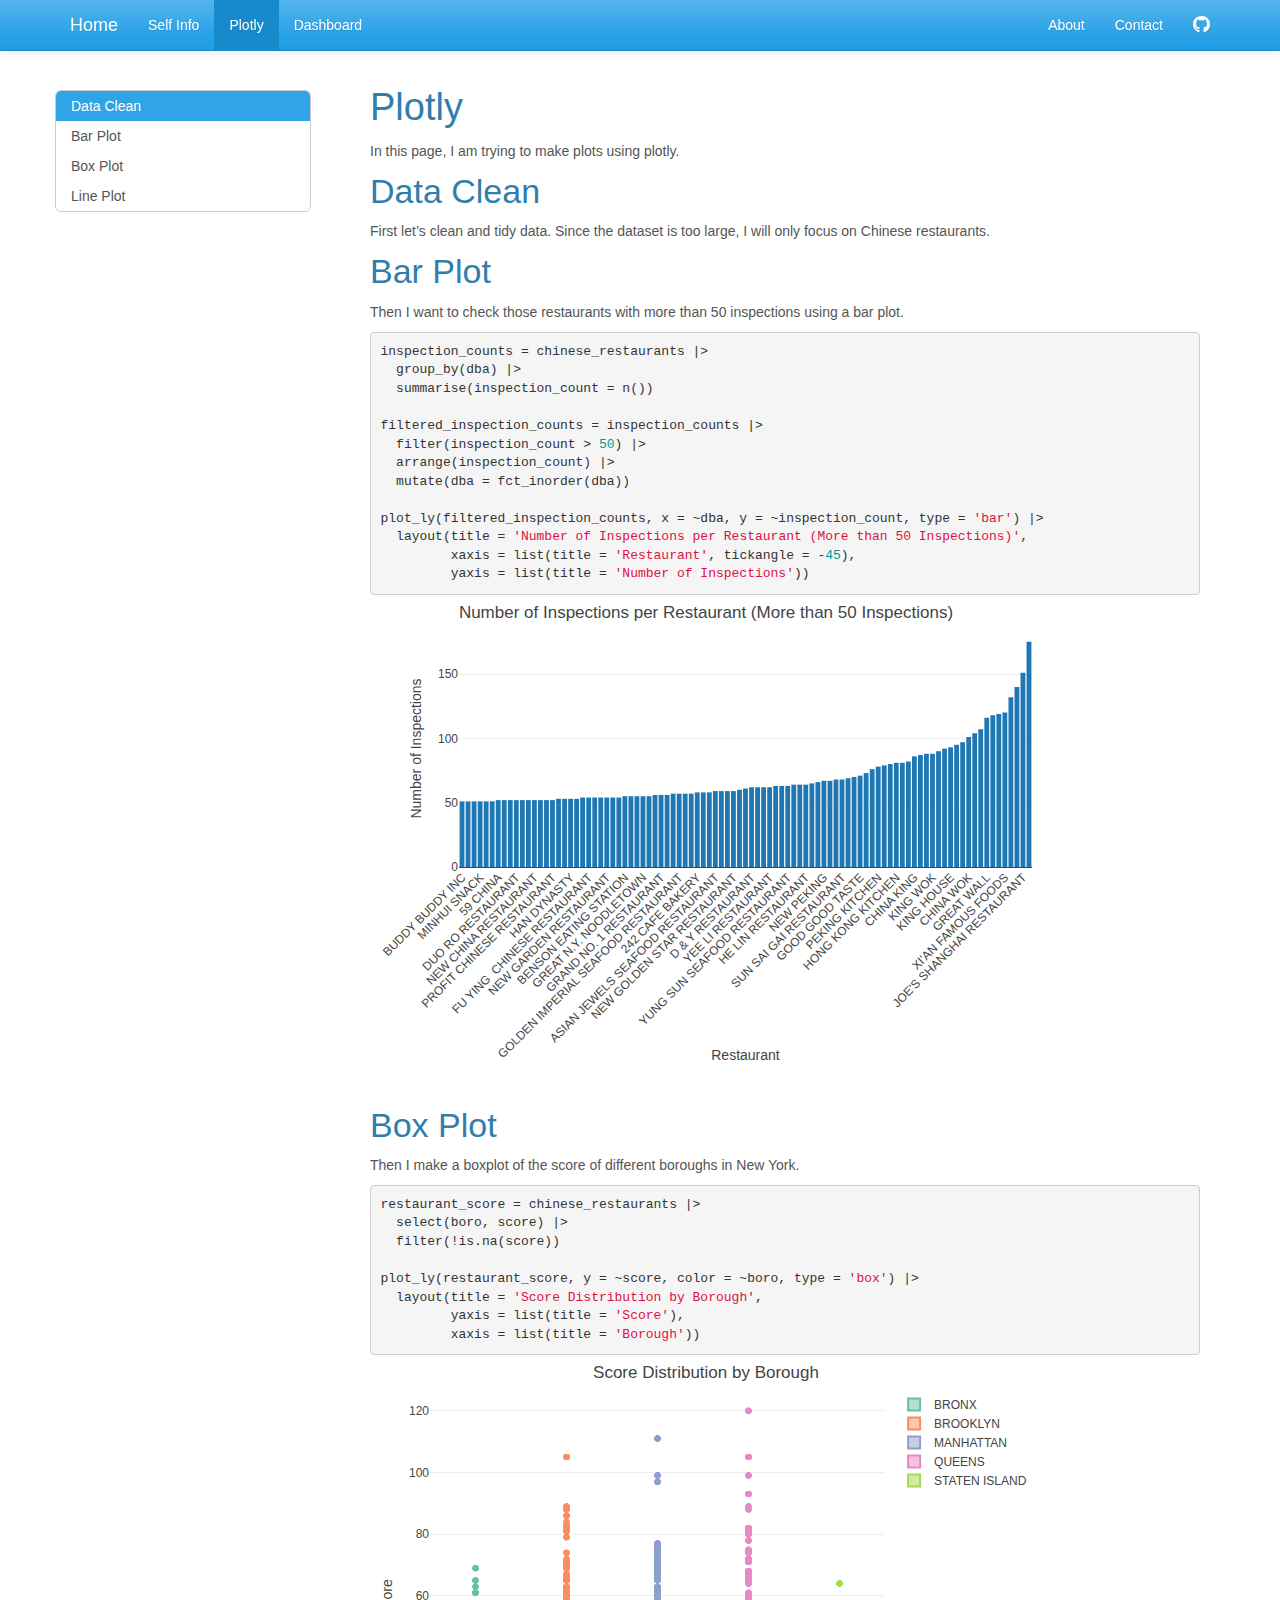
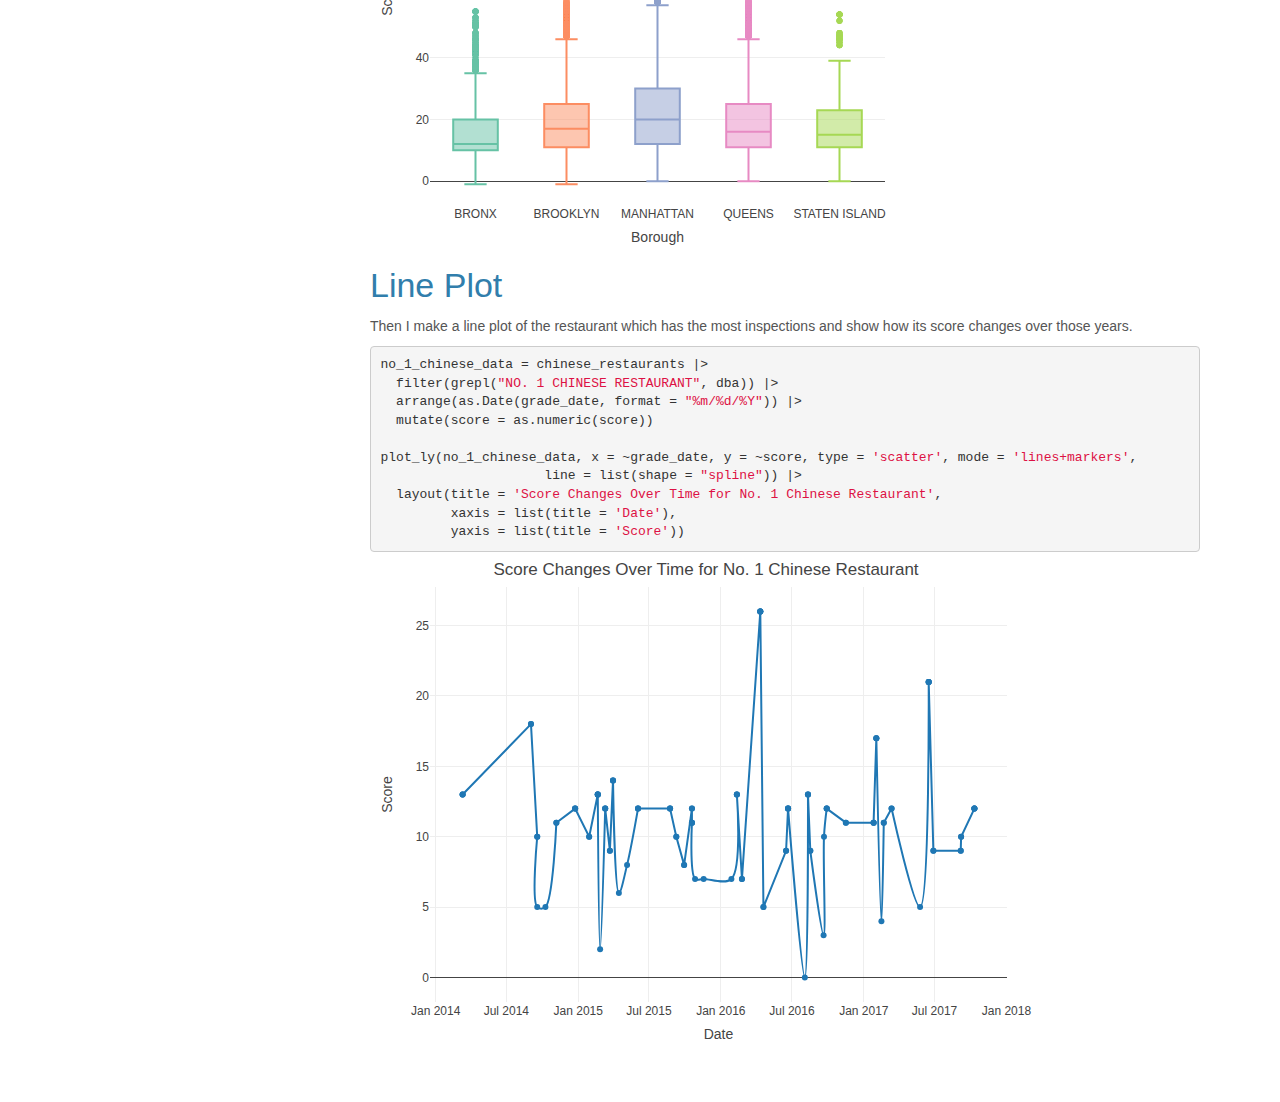
<file: plotly.html>
<!DOCTYPE html>

<html>

<head>

<meta charset="utf-8" />
<meta name="generator" content="pandoc" />
<meta http-equiv="X-UA-Compatible" content="IE=EDGE" />




<title>Plotly</title>

<script src="site_libs/header-attrs-2.24/header-attrs.js"></script>
<script src="site_libs/jquery-3.6.0/jquery-3.6.0.min.js"></script>
<meta name="viewport" content="width=device-width, initial-scale=1" />
<link href="site_libs/bootstrap-3.3.5/css/cerulean.min.css" rel="stylesheet" />
<script src="site_libs/bootstrap-3.3.5/js/bootstrap.min.js"></script>
<script src="site_libs/bootstrap-3.3.5/shim/html5shiv.min.js"></script>
<script src="site_libs/bootstrap-3.3.5/shim/respond.min.js"></script>
<style>h1 {font-size: 34px;}
       h1.title {font-size: 38px;}
       h2 {font-size: 30px;}
       h3 {font-size: 24px;}
       h4 {font-size: 18px;}
       h5 {font-size: 16px;}
       h6 {font-size: 12px;}
       code {color: inherit; background-color: rgba(0, 0, 0, 0.04);}
       pre:not([class]) { background-color: white }</style>
<script src="site_libs/jqueryui-1.13.2/jquery-ui.min.js"></script>
<link href="site_libs/tocify-1.9.1/jquery.tocify.css" rel="stylesheet" />
<script src="site_libs/tocify-1.9.1/jquery.tocify.js"></script>
<script src="site_libs/navigation-1.1/tabsets.js"></script>
<link href="site_libs/highlightjs-9.12.0/default.css" rel="stylesheet" />
<script src="site_libs/highlightjs-9.12.0/highlight.js"></script>
<script src="site_libs/htmlwidgets-1.6.2/htmlwidgets.js"></script>
<script src="site_libs/plotly-binding-4.10.2/plotly.js"></script>
<script src="site_libs/typedarray-0.1/typedarray.min.js"></script>
<link href="site_libs/crosstalk-1.2.0/css/crosstalk.min.css" rel="stylesheet" />
<script src="site_libs/crosstalk-1.2.0/js/crosstalk.min.js"></script>
<link href="site_libs/plotly-htmlwidgets-css-2.11.1/plotly-htmlwidgets.css" rel="stylesheet" />
<script src="site_libs/plotly-main-2.11.1/plotly-latest.min.js"></script>
<link href="site_libs/font-awesome-6.4.2/css/all.min.css" rel="stylesheet" />
<link href="site_libs/font-awesome-6.4.2/css/v4-shims.min.css" rel="stylesheet" />

<style type="text/css">
  code{white-space: pre-wrap;}
  span.smallcaps{font-variant: small-caps;}
  span.underline{text-decoration: underline;}
  div.column{display: inline-block; vertical-align: top; width: 50%;}
  div.hanging-indent{margin-left: 1.5em; text-indent: -1.5em;}
  ul.task-list{list-style: none;}
    </style>

<style type="text/css">code{white-space: pre;}</style>
<script type="text/javascript">
if (window.hljs) {
  hljs.configure({languages: []});
  hljs.initHighlightingOnLoad();
  if (document.readyState && document.readyState === "complete") {
    window.setTimeout(function() { hljs.initHighlighting(); }, 0);
  }
}
</script>









<style type = "text/css">
.main-container {
  max-width: 940px;
  margin-left: auto;
  margin-right: auto;
}
img {
  max-width:100%;
}
.tabbed-pane {
  padding-top: 12px;
}
.html-widget {
  margin-bottom: 20px;
}
button.code-folding-btn:focus {
  outline: none;
}
summary {
  display: list-item;
}
details > summary > p:only-child {
  display: inline;
}
pre code {
  padding: 0;
}
</style>


<style type="text/css">
.dropdown-submenu {
  position: relative;
}
.dropdown-submenu>.dropdown-menu {
  top: 0;
  left: 100%;
  margin-top: -6px;
  margin-left: -1px;
  border-radius: 0 6px 6px 6px;
}
.dropdown-submenu:hover>.dropdown-menu {
  display: block;
}
.dropdown-submenu>a:after {
  display: block;
  content: " ";
  float: right;
  width: 0;
  height: 0;
  border-color: transparent;
  border-style: solid;
  border-width: 5px 0 5px 5px;
  border-left-color: #cccccc;
  margin-top: 5px;
  margin-right: -10px;
}
.dropdown-submenu:hover>a:after {
  border-left-color: #adb5bd;
}
.dropdown-submenu.pull-left {
  float: none;
}
.dropdown-submenu.pull-left>.dropdown-menu {
  left: -100%;
  margin-left: 10px;
  border-radius: 6px 0 6px 6px;
}
</style>

<script type="text/javascript">
// manage active state of menu based on current page
$(document).ready(function () {
  // active menu anchor
  href = window.location.pathname
  href = href.substr(href.lastIndexOf('/') + 1)
  if (href === "")
    href = "index.html";
  var menuAnchor = $('a[href="' + href + '"]');

  // mark the anchor link active (and if it's in a dropdown, also mark that active)
  var dropdown = menuAnchor.closest('li.dropdown');
  if (window.bootstrap) { // Bootstrap 4+
    menuAnchor.addClass('active');
    dropdown.find('> .dropdown-toggle').addClass('active');
  } else { // Bootstrap 3
    menuAnchor.parent().addClass('active');
    dropdown.addClass('active');
  }

  // Navbar adjustments
  var navHeight = $(".navbar").first().height() + 15;
  var style = document.createElement('style');
  var pt = "padding-top: " + navHeight + "px; ";
  var mt = "margin-top: -" + navHeight + "px; ";
  var css = "";
  // offset scroll position for anchor links (for fixed navbar)
  for (var i = 1; i <= 6; i++) {
    css += ".section h" + i + "{ " + pt + mt + "}\n";
  }
  style.innerHTML = "body {" + pt + "padding-bottom: 40px; }\n" + css;
  document.head.appendChild(style);
});
</script>

<!-- tabsets -->

<style type="text/css">
.tabset-dropdown > .nav-tabs {
  display: inline-table;
  max-height: 500px;
  min-height: 44px;
  overflow-y: auto;
  border: 1px solid #ddd;
  border-radius: 4px;
}

.tabset-dropdown > .nav-tabs > li.active:before, .tabset-dropdown > .nav-tabs.nav-tabs-open:before {
  content: "\e259";
  font-family: 'Glyphicons Halflings';
  display: inline-block;
  padding: 10px;
  border-right: 1px solid #ddd;
}

.tabset-dropdown > .nav-tabs.nav-tabs-open > li.active:before {
  content: "\e258";
  font-family: 'Glyphicons Halflings';
  border: none;
}

.tabset-dropdown > .nav-tabs > li.active {
  display: block;
}

.tabset-dropdown > .nav-tabs > li > a,
.tabset-dropdown > .nav-tabs > li > a:focus,
.tabset-dropdown > .nav-tabs > li > a:hover {
  border: none;
  display: inline-block;
  border-radius: 4px;
  background-color: transparent;
}

.tabset-dropdown > .nav-tabs.nav-tabs-open > li {
  display: block;
  float: none;
}

.tabset-dropdown > .nav-tabs > li {
  display: none;
}
</style>

<!-- code folding -->



<style type="text/css">

#TOC {
  margin: 25px 0px 20px 0px;
}
@media (max-width: 768px) {
#TOC {
  position: relative;
  width: 100%;
}
}

@media print {
.toc-content {
  /* see https://github.com/w3c/csswg-drafts/issues/4434 */
  float: right;
}
}

.toc-content {
  padding-left: 30px;
  padding-right: 40px;
}

div.main-container {
  max-width: 1200px;
}

div.tocify {
  width: 20%;
  max-width: 260px;
  max-height: 85%;
}

@media (min-width: 768px) and (max-width: 991px) {
  div.tocify {
    width: 25%;
  }
}

@media (max-width: 767px) {
  div.tocify {
    width: 100%;
    max-width: none;
  }
}

.tocify ul, .tocify li {
  line-height: 20px;
}

.tocify-subheader .tocify-item {
  font-size: 0.90em;
}

.tocify .list-group-item {
  border-radius: 0px;
}


</style>



</head>

<body>


<div class="container-fluid main-container">


<!-- setup 3col/9col grid for toc_float and main content  -->
<div class="row">
<div class="col-xs-12 col-sm-4 col-md-3">
<div id="TOC" class="tocify">
</div>
</div>

<div class="toc-content col-xs-12 col-sm-8 col-md-9">




<div class="navbar navbar-default  navbar-fixed-top" role="navigation">
  <div class="container">
    <div class="navbar-header">
      <button type="button" class="navbar-toggle collapsed" data-toggle="collapse" data-bs-toggle="collapse" data-target="#navbar" data-bs-target="#navbar">
        <span class="icon-bar"></span>
        <span class="icon-bar"></span>
        <span class="icon-bar"></span>
      </button>
      <a class="navbar-brand" href="index.html">Home</a>
    </div>
    <div id="navbar" class="navbar-collapse collapse">
      <ul class="nav navbar-nav">
        <li>
  <a href="Self_Info.html">Self Info</a>
</li>
<li>
  <a href="plotly.html">Plotly</a>
</li>
<li>
  <a href="Dashboard.html">Dashboard</a>
</li>
      </ul>
      <ul class="nav navbar-nav navbar-right">
        <li>
  <a href="about.html">About</a>
</li>
<li>
  <a href="contact.html">Contact</a>
</li>
<li>
  <a href="http://github.com/Haotian-Tang/">
    <span class="fa fa-github fa-lg"></span>
     
  </a>
</li>
      </ul>
    </div><!--/.nav-collapse -->
  </div><!--/.container -->
</div><!--/.navbar -->

<div id="header">



<h1 class="title toc-ignore">Plotly</h1>

</div>


<p>In this page, I am trying to make plots using plotly.</p>
<div id="data-clean" class="section level1">
<h1>Data Clean</h1>
<p>First let’s clean and tidy data. Since the dataset is too large, I
will only focus on Chinese restaurants.</p>
</div>
<div id="bar-plot" class="section level1">
<h1>Bar Plot</h1>
<p>Then I want to check those restaurants with more than 50 inspections
using a bar plot.</p>
<pre class="r"><code>inspection_counts = chinese_restaurants |&gt;
  group_by(dba) |&gt;
  summarise(inspection_count = n())

filtered_inspection_counts = inspection_counts |&gt;
  filter(inspection_count &gt; 50) |&gt;
  arrange(inspection_count) |&gt;
  mutate(dba = fct_inorder(dba))

plot_ly(filtered_inspection_counts, x = ~dba, y = ~inspection_count, type = &#39;bar&#39;) |&gt;
  layout(title = &#39;Number of Inspections per Restaurant (More than 50 Inspections)&#39;,
         xaxis = list(title = &#39;Restaurant&#39;, tickangle = -45),
         yaxis = list(title = &#39;Number of Inspections&#39;))</code></pre>
<div class="plotly html-widget html-fill-item-overflow-hidden html-fill-item" id="htmlwidget-c5f72a3456194cce6268" style="width:672px;height:480px;"></div>
<script type="application/json" data-for="htmlwidget-c5f72a3456194cce6268">{"x":{"visdat":{"178e52276a611":["function () ","plotlyVisDat"]},"cur_data":"178e52276a611","attrs":{"178e52276a611":{"x":{},"y":{},"alpha_stroke":1,"sizes":[10,100],"spans":[1,20],"type":"bar"}},"layout":{"margin":{"b":40,"l":60,"t":25,"r":10},"title":"Number of Inspections per Restaurant (More than 50 Inspections)","xaxis":{"domain":[0,1],"automargin":true,"title":"Restaurant","tickangle":-45,"type":"category","categoryorder":"array","categoryarray":["BUDDY BUDDY INC","CHEN'S GARDEN","CHINA SUN","MINHUI SNACK","NEW GOOD TASTE CHINESE RESTAURANT","NEW STAR SEAFOOD RESTAURANT","59 CHINA","CANTON LOUNGE","DELIGHT 28 RESTAURANT","DUO RO RESTAURANT","GOLDEN Z RESTAURANT","NEW BAY PKWY CAFE","NEW CHINA RESTAURANT","PANDA HOUSE","PEKING OISHI","PROFIT CHINESE RESTAURANT","EASTERN CHINESE RESTAURANT","GOOD TASTE RESTAURANT","HAN DYNASTY","THE COTTAGE/AZUKI JAPANESE","EAST BUFFET & RESTAURANT","FU YING  CHINESE RESTAURANT","LA VIE EN SZECHUAN RESTAURANT","NEW GARDEN","NEW GARDEN RESTAURANT","NOODLE Q","PEKING HOUSE","BENSON EATING STATION","BIG WONG RESTAURANT","D.C.PLZZ SEAFOOD","GREAT N.Y. NOODLETOWN","NUEVA VILLA CHINA RESTAURANT","GO BELIEVE BAKERY","GRAND NO. 1 RESTAURANT","KU SHIANG RESTAURANT","EAST SEAFOOD RESTAURANT","GOLDEN IMPERIAL SEAFOOD RESTAURANT","GRAND BO KY RESTAURANT","LAO MA MA LA TANG","242 CAFE BAKERY","HOWONG RESTAURANT","XO RESTAURANT","ASIAN JEWELS SEAFOOD RESTAURANT","CHINA DOLL","KING FOOD","NEW GOLDEN STAR RESTAURANT","ORCHID DYNASTY RESTAURANT","CHINA CITY","D & Y RESTAURANT","FOO HING KITCHEN","MEI WEI RESTAURANT","YEE LI RESTAURANT","CHANG LE XIN FAN ZHUANG","TASTY HAND-PULLED NOODLES","YUNG SUN SEAFOOD RESTAURANT","FOO KEE SEAFOOD RESTAURANT","GOLDEN HOUSE RESTAURANT","HE LIN RESTAURANT","NO.1 KITCHEN","MING'S DELIGHT","NEW PEKING","NEW VICTORY RESTAURANT","KING'S WOK","SUN SAI GAI RESTAURANT","GOOD DAY RESTAURANT","RED HOUSE","GOOD GOOD TASTE","NEW LUCKY CHINESE RESTAURANT","LEGEND BAR & RESTAURANT","PEKING KITCHEN","FORTUNE COOKIES","XING WONG BBQ","HONG KONG KITCHEN","HOT KITCHEN","J J NOODLE","CHINA KING","JADE GARDEN","218 RESTAURANT","KING WOK","JADE ASIAN RESTAURANT","SZECHUAN GARDEN","KING HOUSE","MAX BAKERY & RESTAURANT","TASTE OF CHINA","CHINA WOK","GOLDEN DRAGON RESTAURANT","HAPPY GARDEN","GREAT WALL","SZECHUAN GOURMET","GRAND SICHUAN","XI'AN FAMOUS FOODS","MR. WONTON","GREAT WALL CHINESE RESTAURANT","JOE'S SHANGHAI RESTAURANT","NO. 1 CHINESE RESTAURANT"]},"yaxis":{"domain":[0,1],"automargin":true,"title":"Number of Inspections"},"hovermode":"closest","showlegend":false},"source":"A","config":{"modeBarButtonsToAdd":["hoverclosest","hovercompare"],"showSendToCloud":false},"data":[{"x":["BUDDY BUDDY INC","CHEN'S GARDEN","CHINA SUN","MINHUI SNACK","NEW GOOD TASTE CHINESE RESTAURANT","NEW STAR SEAFOOD RESTAURANT","59 CHINA","CANTON LOUNGE","DELIGHT 28 RESTAURANT","DUO RO RESTAURANT","GOLDEN Z RESTAURANT","NEW BAY PKWY CAFE","NEW CHINA RESTAURANT","PANDA HOUSE","PEKING OISHI","PROFIT CHINESE RESTAURANT","EASTERN CHINESE RESTAURANT","GOOD TASTE RESTAURANT","HAN DYNASTY","THE COTTAGE/AZUKI JAPANESE","EAST BUFFET & RESTAURANT","FU YING  CHINESE RESTAURANT","LA VIE EN SZECHUAN RESTAURANT","NEW GARDEN","NEW GARDEN RESTAURANT","NOODLE Q","PEKING HOUSE","BENSON EATING STATION","BIG WONG RESTAURANT","D.C.PLZZ SEAFOOD","GREAT N.Y. NOODLETOWN","NUEVA VILLA CHINA RESTAURANT","GO BELIEVE BAKERY","GRAND NO. 1 RESTAURANT","KU SHIANG RESTAURANT","EAST SEAFOOD RESTAURANT","GOLDEN IMPERIAL SEAFOOD RESTAURANT","GRAND BO KY RESTAURANT","LAO MA MA LA TANG","242 CAFE BAKERY","HOWONG RESTAURANT","XO RESTAURANT","ASIAN JEWELS SEAFOOD RESTAURANT","CHINA DOLL","KING FOOD","NEW GOLDEN STAR RESTAURANT","ORCHID DYNASTY RESTAURANT","CHINA CITY","D & Y RESTAURANT","FOO HING KITCHEN","MEI WEI RESTAURANT","YEE LI RESTAURANT","CHANG LE XIN FAN ZHUANG","TASTY HAND-PULLED NOODLES","YUNG SUN SEAFOOD RESTAURANT","FOO KEE SEAFOOD RESTAURANT","GOLDEN HOUSE RESTAURANT","HE LIN RESTAURANT","NO.1 KITCHEN","MING'S DELIGHT","NEW PEKING","NEW VICTORY RESTAURANT","KING'S WOK","SUN SAI GAI RESTAURANT","GOOD DAY RESTAURANT","RED HOUSE","GOOD GOOD TASTE","NEW LUCKY CHINESE RESTAURANT","LEGEND BAR & RESTAURANT","PEKING KITCHEN","FORTUNE COOKIES","XING WONG BBQ","HONG KONG KITCHEN","HOT KITCHEN","J J NOODLE","CHINA KING","JADE GARDEN","218 RESTAURANT","KING WOK","JADE ASIAN RESTAURANT","SZECHUAN GARDEN","KING HOUSE","MAX BAKERY & RESTAURANT","TASTE OF CHINA","CHINA WOK","GOLDEN DRAGON RESTAURANT","HAPPY GARDEN","GREAT WALL","SZECHUAN GOURMET","GRAND SICHUAN","XI'AN FAMOUS FOODS","MR. WONTON","GREAT WALL CHINESE RESTAURANT","JOE'S SHANGHAI RESTAURANT","NO. 1 CHINESE RESTAURANT"],"y":[51,51,51,51,51,51,52,52,52,52,52,52,52,52,52,52,53,53,53,53,54,54,54,54,54,54,54,55,55,55,55,55,56,56,56,57,57,57,57,58,58,58,59,59,59,59,60,61,62,62,62,62,63,63,63,64,64,64,65,66,67,67,68,68,69,70,71,73,76,78,79,80,81,81,82,86,87,88,88,90,92,93,95,97,101,104,107,116,118,119,120,132,140,151,175],"type":"bar","marker":{"color":"rgba(31,119,180,1)","line":{"color":"rgba(31,119,180,1)"}},"error_y":{"color":"rgba(31,119,180,1)"},"error_x":{"color":"rgba(31,119,180,1)"},"xaxis":"x","yaxis":"y","frame":null}],"highlight":{"on":"plotly_click","persistent":false,"dynamic":false,"selectize":false,"opacityDim":0.20000000000000001,"selected":{"opacity":1},"debounce":0},"shinyEvents":["plotly_hover","plotly_click","plotly_selected","plotly_relayout","plotly_brushed","plotly_brushing","plotly_clickannotation","plotly_doubleclick","plotly_deselect","plotly_afterplot","plotly_sunburstclick"],"base_url":"https://plot.ly"},"evals":[],"jsHooks":[]}</script>
</div>
<div id="box-plot" class="section level1">
<h1>Box Plot</h1>
<p>Then I make a boxplot of the score of different boroughs in New
York.</p>
<pre class="r"><code>restaurant_score = chinese_restaurants |&gt;
  select(boro, score) |&gt;
  filter(!is.na(score))

plot_ly(restaurant_score, y = ~score, color = ~boro, type = &#39;box&#39;) |&gt;
  layout(title = &#39;Score Distribution by Borough&#39;,
         yaxis = list(title = &#39;Score&#39;),
         xaxis = list(title = &#39;Borough&#39;))</code></pre>
<div class="plotly html-widget html-fill-item-overflow-hidden html-fill-item" id="htmlwidget-cdee30eb4d445b9b5a66" style="width:672px;height:480px;"></div>
<script type="application/json" data-for="htmlwidget-cdee30eb4d445b9b5a66">{"x":{"visdat":{"178e53a10b2ff":["function () ","plotlyVisDat"]},"cur_data":"178e53a10b2ff","attrs":{"178e53a10b2ff":{"y":{},"color":{},"alpha_stroke":1,"sizes":[10,100],"spans":[1,20],"type":"box"}},"layout":{"margin":{"b":40,"l":60,"t":25,"r":10},"title":"Score Distribution by Borough","yaxis":{"domain":[0,1],"automargin":true,"title":"Score"},"xaxis":{"domain":[0,1],"automargin":true,"title":"Borough"},"hovermode":"closest","showlegend":true},"source":"A","config":{"modeBarButtonsToAdd":["hoverclosest","hovercompare"],"showSendToCloud":false},"data":[{"fillcolor":"rgba(102,194,165,0.5)","y":[22,9,19,12,11,11,8,43,23,12,9,13,7,7,16,9,19,11,12,2,19,11,9,12,9,43,4,43,18,9,22,11,23,19,10,14,11,18,11,23,12,7,10,12,9,12,25,12,43,19,22,18,12,4,10,13,12,25,18,7,11,12,43,15,22,9,12,4,7,12,4,9,25,11,19,11,16,22,12,15,23,7,13,16,9,2,19,4,19,12,12,12,12,7,14,9,7,18,15,16,8,10,12,12,10,12,19,43,8,9,15,14,5,7,4,18,2,10,15,10,7,11,30,10,19,12,10,25,18,11,12,11,10,30,8,18,12,18,4,18,9,9,13,9,18,43,8,12,7,19,12,11,15,7,9,19,43,10,12,3,12,46,7,12,9,46,7,17,24,16,13,7,26,13,10,20,7,10,4,46,23,32,17,12,12,55,5,9,9,12,20,13,33,10,19,9,9,13,12,19,7,9,16,28,28,33,13,3,13,13,18,23,28,9,27,46,22,12,46,20,11,12,24,28,46,10,7,10,8,12,12,12,20,31,30,10,15,12,12,12,3,31,9,55,26,12,55,9,23,55,17,2,20,5,13,5,10,13,13,17,7,7,11,55,33,24,55,30,23,20,20,10,12,30,22,55,13,9,12,13,13,30,8,16,13,12,12,18,12,10,20,46,11,24,55,19,11,7,12,24,12,16,19,7,55,18,12,12,12,20,19,18,11,31,23,5,11,33,12,12,13,11,17,19,12,12,7,9,7,11,9,27,12,19,19,20,10,12,8,7,11,11,15,13,13,12,11,12,4,12,11,12,12,26,13,12,33,6,22,20,12,27,12,12,12,32,55,26,12,11,16,30,16,13,31,17,46,11,24,9,19,12,13,27,31,13,13,22,11,10,3,18,20,9,26,27,12,28,10,9,12,12,33,10,11,12,7,11,7,19,15,19,16,7,38,21,4,19,10,8,18,25,15,30,18,20,30,32,30,11,47,7,21,36,7,16,51,15,11,21,11,45,36,21,19,5,11,12,26,10,25,30,24,44,18,7,14,21,5,11,17,21,7,24,7,44,12,7,19,11,19,9,18,36,2,15,30,3,19,43,7,19,19,44,12,4,22,19,28,4,12,19,30,27,28,10,12,18,0,19,38,17,36,11,11,43,28,12,24,13,10,47,13,26,7,45,9,51,61,20,38,15,47,7,11,51,38,18,11,10,27,51,14,18,12,7,21,24,10,44,61,25,18,27,19,28,51,14,11,19,12,19,7,13,26,25,12,15,17,19,24,24,9,28,20,12,15,15,11,19,13,10,11,24,28,25,47,24,22,19,4,10,13,27,12,10,7,26,9,51,13,15,26,11,7,15,51,0,7,43,13,25,22,7,7,3,43,19,30,10,44,3,13,10,19,18,10,24,43,28,11,47,11,16,45,9,16,10,10,45,24,21,22,11,24,14,20,7,12,28,10,13,24,28,19,7,18,19,18,21,15,21,51,24,17,3,27,45,25,18,12,21,12,51,13,61,9,11,11,12,11,16,12,11,4,36,11,10,11,28,14,19,32,14,3,19,18,11,10,12,12,10,10,7,11,11,16,31,13,19,5,5,9,12,11,42,42,11,10,10,16,15,16,12,19,12,19,13,31,11,2,11,12,19,13,15,12,12,42,3,13,7,9,21,11,19,8,10,19,11,9,25,9,12,8,9,13,25,13,42,9,12,11,12,10,21,11,9,19,11,12,10,7,9,31,10,11,31,17,11,23,10,24,13,5,9,17,11,31,5,25,16,19,23,16,19,9,3,13,12,13,17,2,16,13,2,24,10,19,25,24,10,9,11,31,9,24,23,25,12,19,31,11,12,11,9,9,11,12,4,19,23,7,11,8,15,13,8,13,19,13,8,7,7,21,9,16,25,8,12,10,10,19,9,17,7,11,10,13,15,17,13,19,23,19,13,7,17,10,19,7,23,12,12,13,9,10,26,12,13,10,13,13,19,12,5,12,19,12,9,21,7,24,13,13,0,19,21,12,10,24,12,15,23,7,23,13,9,19,23,14,27,13,23,19,27,19,12,12,9,12,10,12,12,12,16,14,10,27,14,27,7,9,25,27,13,15,15,10,13,9,3,15,7,13,26,12,0,11,10,25,9,13,27,12,23,19,13,8,8,5,8,16,6,9,46,14,9,26,12,0,12,23,9,21,46,24,10,15,7,27,24,2,26,13,13,46,14,30,7,24,14,19,23,25,7,10,16,11,9,12,30,46,9,25,17,25,11,6,2,21,33,11,4,25,20,18,5,9,11,12,17,25,32,39,11,18,12,39,21,20,13,12,9,20,10,25,12,15,7,12,10,22,31,28,13,21,22,5,25,5,9,16,10,12,13,33,12,18,18,33,32,21,17,10,28,24,12,12,12,10,9,13,13,25,22,24,10,9,33,11,9,18,20,10,15,9,8,13,13,20,13,21,12,25,22,7,13,12,7,4,10,21,12,24,7,21,11,10,11,9,11,28,17,17,4,11,9,11,20,21,16,11,21,28,17,12,33,11,11,20,12,10,11,25,12,11,11,12,12,18,16,28,9,30,2,22,12,28,10,11,13,9,20,9,12,12,28,32,15,8,11,12,3,3,9,2,18,31,11,33,11,12,25,13,16,11,22,33,18,10,12,33,28,18,4,20,15,24,39,12,9,12,9,39,8,10,24,9,9,10,3,10,24,13,5,18,11,8,24,9,10,32,9,24,18,4,22,7,15,9,10,13,30,4,10,22,7,11,18,10,12,13,33,33,12,9,11,9,21,12,18,12,11,12,16,15,12,25,6,12,16,9,9,21,26,12,23,11,4,5,11,13,7,7,15,13,11,23,13,9,27,12,5,27,11,11,9,26,15,11,21,18,7,12,23,10,12,11,23,11,13,9,21,26,11,10,26,12,24,21,13,9,12,25,6,21,12,21,7,13,21,10,6,11,12,13,13,9,11,25,8,8,13,13,10,10,27,25,15,9,3,13,16,6,12,9,6,7,11,9,13,18,9,27,2,15,11,25,24,24,21,9,21,12,5,21,13,10,21,15,13,24,13,13,10,13,9,9,10,23,27,25,21,6,18,11,12,9,25,25,26,9,10,5,9,9,7,10,5,15,16,10,13,10,4,25,26,10,7,9,9,26,27,7,26,10,16,9,9,7,27,22,8,27,13,13,10,12,17,7,12,8,9,27,18,7,18,3,12,23,52,7,11,11,22,8,11,14,12,3,27,10,17,12,9,9,26,12,20,12,13,55,11,18,53,10,55,7,55,8,8,24,17,19,14,15,10,26,11,53,27,4,6,24,10,19,22,5,12,12,35,26,31,11,13,12,12,10,13,22,4,22,27,9,16,11,55,22,12,9,22,23,13,13,31,8,15,24,13,13,14,9,9,23,11,11,13,52,12,27,13,13,7,16,18,3,11,7,18,7,14,15,20,11,12,20,7,11,12,10,52,17,0,10,16,26,7,26,14,11,12,14,12,7,53,10,24,9,10,13,10,12,0,10,53,31,31,5,31,12,18,13,13,12,17,11,9,9,20,9,18,35,12,52,11,22,10,26,52,13,27,35,12,35,12,18,11,27,27,12,14,35,13,12,8,14,9,19,31,19,19,7,7,11,12,12,35,12,7,22,19,55,35,14,12,53,12,31,9,12,9,7,12,18,2,11,7,12,10,12,12,3,27,28,10,12,9,13,27,13,13,12,24,8,13,11,12,3,5,53,18,26,11,27,9,18,17,55,7,20,13,19,19,10,3,12,12,12,20,27,7,10,20,20,29,20,8,13,25,8,9,12,12,5,12,9,20,16,2,21,7,11,20,20,10,29,19,10,12,19,11,29,12,7,21,29,12,5,17,13,7,9,19,10,16,10,11,15,11,10,23,19,11,27,19,10,3,12,21,19,11,10,12,7,8,16,25,20,20,7,21,13,13,12,9,25,11,16,8,16,12,19,27,12,12,9,25,12,10,23,9,23,10,13,11,16,10,12,10,20,7,10,19,28,7,11,12,29,17,17,20,11,3,20,19,9,11,15,9,4,23,9,12,13,9,12,8,15,27,9,12,13,17,9,12,23,23,2,20,17,11,18,17,11,6,9,11,12,10,11,11,12,20,24,2,11,17,12,24,6,6,12,20,7,39,9,11,12,7,24,11,12,24,11,17,18,8,19,12,7,12,18,9,11,20,12,12,9,19,0,10,27,8,4,7,11,7,18,12,27,7,9,5,19,9,39,8,12,11,18,7,17,19,7,8,10,7,39,19,13,9,10,39,12,11,11,7,9,12,10,19,12,6,7,17,12,7,8,11,23,7,4,7,12,23,11,11,18,19,12,9,27,12,27,12,12,9,10,18,39,9,8,6,12,12,5,13,10,25,21,12,11,13,12,9,12,9,15,10,7,14,10,10,7,19,12,3,10,13,10,12,9,16,9,20,6,4,21,7,31,8,8,21,12,12,14,12,19,5,12,21,15,11,9,13,7,35,9,25,16,12,24,24,19,16,6,18,8,7,14,9,11,7,19,12,25,11,9,6,6,7,13,7,11,10,9,24,15,18,3,13,7,-1,12,8,19,12,12,7,13,5,25,12,11,8,21,19,25,12,11,10,7,20,20,10,5,16,11,9,19,25,25,16,10,6,7,12,11,8,11,21,10,9,21,21,7,25,9,25,13,21,16,15,9,11,0,25,19,21,7,18,11,31,12,31,20,18,10,18,11,5,11,5,12,10,25,0,31,9,5,35,16,10,16,16,11,11,10,12,8,11,8,7,10,10,31,10,16,11,11,12,11,25,14,14,25,15,19,18,13,31,21,10,11,4,19,6,11,12,20,13,11,21,-1,10,5,11,21,8,11,9,7,25,10,11,-1,35,18,7,11,10,21,21,19,7,20,11,9,11,20,11,15,11,7,24,25,9,11,7,12,25,9,12,7,6,6,11,6,10,26,8,9,50,7,9,9,26,20,32,36,22,32,9,26,39,13,13,16,12,14,9,8,22,20,14,11,9,8,14,7,3,7,9,10,39,11,9,36,12,22,7,12,10,16,14,39,25,36,16,7,9,22,22,26,9,50,21,11,11,16,7,19,13,9,9,6,28,26,20,7,7,22,13,13,2,21,14,9,5,11,10,25,22,50,10,18,22,10,7,9,11,9,18,10,9,7,18,12,22,22,10,3,11,32,11,16,10,16,9,22,7,9,26,11,9,0,13,20,19,12,10,26,10,11,11,22,9,9,7,10,11,22,22,7,28,19,11,22,9,10,9,13,25,22,9,10,22,9,18,11,21,10,26,21,20,7,5,50,50,5,10,26,9,16,7,10,9,9,12,39,19,10,19,18,11,36,22,26,28,25,9,4,39,5,19,4,36,6,8,7,32,8,28,32,26,6,20,5,22,10,20,16,9,10,7,12,9,28,4,28,14,20,14,9,5,50,9,18,11,15,5,8,10,4,13,13,10,8,15,12,10,13,17,63,35,13,12,9,11,10,4,19,33,14,12,33,24,12,5,12,29,21,9,21,13,9,13,7,10,9,12,5,33,13,9,10,12,11,4,12,13,10,10,15,7,63,21,13,7,10,11,12,7,12,12,13,11,11,15,7,11,29,12,12,29,33,24,13,24,29,13,7,7,10,8,13,15,10,14,12,15,10,5,14,9,13,4,35,13,7,9,9,19,12,24,9,10,11,15,10,7,12,11,13,4,8,11,24,12,8,13,5,29,11,9,13,24,12,5,7,4,63,11,15,33,24,7,13,24,13,15,24,17,10,14,10,9,12,33,10,63,13,15,11,11,4,33,12,21,19,13,13,14,12,9,12,0,13,17,8,28,28,28,28,12,28,28,10,28,28,28,28,12,10,28,28,11,36,13,9,17,10,7,7,12,13,36,36,11,10,12,12,24,24,21,12,36,17,9,7,21,12,17,12,18,7,12,10,4,2,36,11,12,16,21,10,9,12,9,17,36,21,13,8,18,12,12,17,9,11,12,24,13,13,7,9,12,10,8,8,24,21,30,18,12,10,36,16,7,36,36,7,16,30,24,10,7,19,20,13,7,4,10,12,7,-1,8,7,3,11,12,-1,24,13,21,12,12,4,21,11,20,2,13,26,9,12,6,6,20,20,13,12,21,6,5,9,13,12,16,13,12,15,7,17,26,11,40,12,-1,10,24,7,19,12,3,19,7,4,46,3,10,11,12,7,19,2,17,10,19,4,20,10,12,12,46,11,46,5,7,8,16,7,12,13,21,4,26,13,11,18,24,46,12,21,9,7,7,8,7,11,12,23,10,10,12,4,26,18,10,10,12,19,16,20,-1,40,21,-1,12,7,24,15,9,18,12,11,17,10,11,21,12,21,20,12,26,12,7,13,12,18,12,8,2,18,21,11,40,9,8,26,21,9,8,16,20,9,7,7,21,4,13,19,12,11,12,7,6,23,22,6,46,12,6,22,10,31,3,6,31,6,23,22,20,20,13,18,10,9,10,4,9,12,12,20,22,20,10,10,13,21,22,19,19,4,12,17,9,19,10,16,11,12,22,10,28,9,10,16,10,41,11,11,43,10,12,9,11,9,23,16,9,15,5,69,11,11,11,11,35,9,12,17,5,24,17,15,16,11,16,41,9,21,19,15,20,12,16,15,50,8,7,10,20,11,12,28,10,10,50,13,11,9,10,12,19,2,26,19,20,2,11,50,10,17,12,7,11,4,6,13,50,12,15,7,14,12,10,13,13,12,11,10,38,17,17,8,12,14,18,11,19,10,13,9,8,20,11,13,69,5,9,23,9,16,10,9,7,6,10,2,12,17,43,43,10,17,11,12,69,10,13,21,19,18,10,17,24,21,17,20,11,4,17,2,7,4,20,13,10,24,11,12,7,17,16,8,16,10,12,22,17,15,15,12,9,41,9,69,38,10,11,16,2,12,23,11,16,13,23,14,11,9,10,10,11,18,19,17,43,13,10,21,17,21,4,4,10,12,11,13,17,10,13,10,23,7,10,10,12,10,7,11,13,19,17,11,23,10,17,9,13,21,19,10,10,4,9,10,13,11,24,11,16,38,4,35,11,8,17,50,10,21,9,12,17,9,9,20,10,20,11,13,20,10,6,19,13,43,20,10,11,35,11,43,10,16,11,2,23,9,23,4,9,7,20,43,12,16,19,13,11,17,23,15,17,26,20,41,4,13,35,9,23,5,12,19,4,35,15,7,19,10,10,19,12,13,10,12,17,15,19,15,13,19,13,12,13,50,2,69,10,10,43,9,26,23,6,23,9,15,13,12,15,26,13,16,11,18,10,21,21,10,7,19,16,25,12,3,6,10,12,10,13,5,5,12,11,16,12,15,25,3,17,14,11,12,11,10,24,15,24,19,5,13,22,8,43,7,10,14,4,10,24,10,16,12,13,11,22,10,3,12,33,11,2,21,17,7,2,17,12,12,17,11,6,12,11,8,6,3,10,33,21,4,22,21,17,43,10,21,12,11,21,17,17,25,11,17,24,13,17,17,9,13,17,12,17,11,10,6,10,21,43,12,24,7,21,21,7,19,17,11,8,11,24,43,11,10,19,11,21,22,2,9,5,25,11,8,11,2,10,11,24,12,3,3,11,17,21,10,25,7,10,12,17,7,14,24,16,12,2,12,10,10,9,10,12,8,17,9,12,10,12,25,10,41,10,37,13,29,12,29,13,9,22,15,8,8,12,41,41,6,9,7,5,8,13,14,12,9,10,41,11,37,24,8,7,7,5,11,22,7,26,26,14,8,17,14,9,18,9,12,10,11,26,18,11,18,9,2,22,12,26,5,5,37,12,37,25,12,3,11,12,7,12,29,29,12,15,26,13,7,24,11,14,41,24,2,11,37,11,14,22,13,41,13,13,16,8,17,12,9,11,12,13,25,29,13,16,12,2,37,12,7,10,11,11,5,9,11,7,4,11,15,13,13,24,12,10,7,25,11,5,35,29,11,2,29,12,9,29,13,13,10,8,13,13,35,11,35,10,11,42,10,12,13,35,6,12,8,13,13,11,10,42,9,9,29,10,35,35,9,42,9,29,32,61,11,33,9,33,11,10,7,32,11,39,39,32,20,12,61,10,9,32,12,61,9,39,13,13,20,10,32,8,13,13,61,8,4,7,20,10,11,9,20,61,20,8,6,20,61,12,10,26,19,11,2,10,12,9,9,25,18,7,13,4,6,18,4,12,32,13,8,13,18,23,25,17,11,6,10,9,5,10,10,25,22,27,10,35,13,17,32,12,4,11,19,10,6,25,25,19,27,18,32,18,27,10,19,22,10,18,32,26,44,18,7,20,7,11,42,7,19,11,6,13,24,9,2,7,44,10,25,3,8,13,9,24,44,13,12,42,23,10,11,9,21,16,16,9,23,12,9,8,32,24,3,13,10,7,5,10,21,13,51,12,25,42,10,38,23,44,10,13,4,8,11,11,21,9,38,22,51,16,3,26,27,20,32,12,11,10,11,7,10,7,27,23,11,7,22,11,26,10,24,26,35,8,4,11,11,8,51,7,7,2,10,9,3,9,38,42,12,19,5,11,19,23,12,10,9,11,7,5,20,9,11,17,7,13,13,12,18,12,42,12,12,13,9,7,13,16,16,51,25,25,23,11,11,5,21,11,9,2,9,35,12,18,13,11,9,19,37,20,22,48,23,9,25,20,13,19,4,9,48,14,21,12,19,20,48,23,11,22,65,23,25,7,21,20,48,48,37,37,17,9,11,20,7,65,17,23,9,38,14,21,65,65,21,7,19,17,22,23,12,48,22,11,37,25,22,25,12,11,17,11,48,12,12,65,37,4,37,13,5,22,7,25,25,48,4,13,7,7,10,7,13,65,10,11,13,22,9,22,38,25,11,2,25,14,13,65,5,25,25,19,9,5,7,20,25,9,25,19,13,12,6,13,20,5,21,8,9,7,21,25,12,7,20,19,10,13,13,10,7,5,9,21,9,21,8,19,10,10,13,20,5,6,13,13,25,9,35,11,27,9,10,13,23,6,27,9,26,10,10,35,30,13,26,26,35,4,35,51,7,23,10,9,44,12,11,9,51,44,7,17,9,8,12,44,12,35,11,44,11,11,27,8,51,13,17,10,26,9,26,17,17,13,8,26,13,51,11,9,44,13,12,10,51,23,6,13,8,26,27,35,26,35,17,17,17,11,12,12,30,21,5,11,21,12,27,10,21,13,26,21,13,24,14,13,30,24,12,30,12,12,24,13,30,12,12,30,30,14,12,24,12,14],"type":"box","name":"BRONX","marker":{"color":"rgba(102,194,165,1)","line":{"color":"rgba(102,194,165,1)"}},"line":{"color":"rgba(102,194,165,1)"},"xaxis":"x","yaxis":"y","frame":null},{"fillcolor":"rgba(252,141,98,0.5)","y":[9,30,10,29,12,12,9,5,13,7,38,7,25,7,22,18,21,12,11,33,17,9,8,17,12,24,17,10,13,23,17,30,24,12,30,23,12,13,12,22,6,9,11,19,7,22,12,18,9,25,9,38,11,12,17,19,12,5,47,9,18,22,9,11,12,12,8,7,23,13,26,18,12,13,16,11,9,29,33,12,47,13,47,12,9,13,12,18,22,18,9,12,13,11,19,20,5,26,9,7,5,30,38,18,12,38,37,33,33,5,22,12,10,13,12,20,13,26,11,22,10,7,9,11,17,19,9,12,12,17,24,12,13,38,13,30,12,7,22,10,22,9,13,24,18,23,25,23,37,37,7,12,47,11,19,12,8,18,10,47,26,24,12,9,9,17,19,19,22,9,26,11,11,23,29,47,47,13,21,17,9,21,12,22,13,9,12,12,19,13,7,9,16,33,9,10,11,18,24,30,12,9,12,9,22,47,8,3,7,29,12,26,11,17,11,3,10,13,8,18,24,12,7,30,7,9,7,23,47,30,23,10,12,7,33,12,12,7,10,20,12,16,11,10,18,38,11,24,13,10,5,2,12,47,11,12,12,20,24,23,9,19,9,9,12,17,25,20,9,9,11,11,11,30,19,17,11,12,34,5,11,34,7,19,11,13,17,23,13,33,17,40,12,50,13,50,13,34,11,9,30,13,16,48,21,11,10,19,30,13,27,30,10,11,50,12,13,33,10,10,17,11,7,16,10,15,11,3,30,10,21,13,13,27,12,19,10,11,30,5,13,19,4,12,40,10,21,23,8,9,11,13,33,11,18,12,19,13,17,12,12,10,11,40,12,12,27,21,50,10,10,19,30,14,50,13,19,11,13,12,13,7,9,7,14,17,19,19,33,10,18,16,12,10,4,12,48,33,12,12,17,23,17,18,10,9,50,18,30,19,23,19,9,19,13,30,17,19,21,13,12,23,10,12,14,21,30,11,15,11,7,50,13,2,2,12,21,20,7,11,3,13,7,11,11,34,3,19,30,8,34,12,18,12,19,12,10,13,50,9,48,11,13,13,13,33,9,12,18,17,19,30,11,13,11,48,7,9,18,17,7,12,13,23,13,11,33,12,13,11,27,34,7,20,12,40,12,15,2,23,14,34,11,17,10,5,12,30,14,12,41,11,7,12,35,13,9,21,17,30,27,16,25,9,41,18,10,23,41,15,22,12,7,11,31,5,15,27,11,27,0,27,25,25,11,57,57,18,30,31,23,40,30,44,2,43,17,43,15,12,12,27,40,14,14,13,18,22,12,22,20,13,12,10,32,32,43,72,2,4,7,12,19,18,13,20,31,21,13,5,44,42,11,32,7,9,29,35,36,12,63,22,13,26,11,13,12,88,14,27,35,21,7,30,18,35,14,63,22,88,12,12,12,23,14,30,18,22,10,42,25,11,21,26,57,20,33,5,29,4,12,15,4,21,35,23,13,4,12,88,22,32,15,11,29,88,54,6,41,30,37,15,29,17,13,8,12,10,13,11,13,5,12,8,8,21,12,43,24,27,5,23,18,12,42,10,12,72,14,88,88,27,11,43,35,12,10,27,7,13,15,24,12,17,13,12,4,26,12,8,40,24,43,13,32,27,20,33,31,37,31,43,13,7,33,43,13,44,27,22,26,37,5,8,27,36,4,26,72,7,54,8,7,29,41,54,16,45,29,13,24,13,8,44,32,24,13,25,30,35,57,18,20,13,30,18,11,32,24,33,4,31,11,8,18,21,19,19,18,0,26,11,32,11,7,41,13,9,35,12,42,13,9,24,11,43,28,9,28,42,45,33,41,12,41,18,43,21,11,13,23,8,22,20,20,7,44,32,20,26,19,57,19,13,4,27,3,32,12,6,13,19,20,13,9,12,12,36,10,11,27,11,9,27,13,21,41,33,7,23,18,18,36,25,32,13,32,18,13,8,0,88,88,17,17,12,40,7,9,9,28,88,27,43,10,33,44,27,12,35,16,4,27,11,13,19,26,32,21,43,33,13,13,5,40,21,12,13,12,33,12,11,11,12,42,25,11,12,11,72,22,15,11,41,42,8,12,8,28,18,12,26,24,13,5,43,18,12,18,35,29,8,21,33,15,63,27,5,40,12,25,35,18,12,14,15,37,7,25,11,41,2,11,36,27,27,57,7,63,54,29,41,57,7,29,54,19,88,18,22,17,43,12,35,31,11,14,11,2,9,35,15,10,5,25,10,19,8,30,88,42,27,7,13,17,12,17,23,19,7,13,57,10,12,28,9,16,19,33,12,29,88,20,13,54,11,27,43,9,11,35,21,44,2,10,27,22,45,26,27,7,12,15,11,4,13,35,11,22,24,9,42,21,43,17,41,23,9,12,8,13,5,37,11,11,12,13,12,37,44,22,13,12,10,12,12,41,20,23,10,46,44,27,3,27,11,37,12,46,50,11,13,7,12,14,13,37,37,44,22,12,14,27,17,12,44,11,13,12,23,27,17,37,10,4,15,27,50,12,17,41,12,37,21,13,21,20,10,13,37,12,46,37,9,46,37,50,7,2,27,37,27,23,37,12,9,12,14,22,27,12,12,8,50,14,17,4,12,12,44,20,12,46,27,15,22,27,9,8,9,23,41,13,8,13,12,15,12,13,12,37,11,11,12,7,37,27,12,41,41,13,21,12,23,50,7,37,12,44,21,14,21,10,17,14,17,12,13,8,17,21,22,19,19,22,21,9,19,12,10,12,12,18,14,12,22,11,10,26,12,24,4,21,10,21,26,10,22,4,13,14,12,12,19,5,2,19,2,62,12,7,12,18,28,6,4,21,40,10,41,17,10,12,4,41,8,14,24,9,24,26,3,19,41,18,11,18,11,13,50,15,17,50,33,19,40,9,8,33,10,18,6,40,26,43,18,13,50,33,41,41,9,33,19,19,43,10,19,9,13,17,19,26,19,12,12,13,24,14,24,8,19,62,12,4,43,33,50,8,10,19,12,10,28,17,33,21,26,9,12,33,19,12,18,40,9,41,11,15,17,10,8,33,50,5,28,12,15,12,13,62,62,12,15,15,12,41,62,10,14,7,33,12,12,10,28,13,24,18,10,43,6,22,17,10,12,62,6,12,7,9,13,7,28,14,53,69,12,20,11,40,40,10,40,7,26,11,27,2,9,18,22,12,12,11,9,4,19,11,20,13,40,7,7,26,12,11,7,4,13,5,31,24,12,10,17,40,22,20,26,20,10,11,26,20,22,40,17,24,17,18,21,13,21,8,24,40,9,10,13,15,26,23,24,53,25,8,7,21,5,10,10,5,8,11,10,21,31,26,17,12,12,20,10,29,13,10,12,6,4,13,11,20,10,10,26,11,18,8,22,12,12,22,7,11,11,12,9,11,13,13,11,10,18,11,11,12,17,27,10,4,7,40,5,26,9,12,9,11,26,69,12,9,18,53,16,69,69,34,20,17,19,22,9,20,12,7,17,11,17,20,12,7,11,12,12,26,25,17,7,17,8,18,7,5,12,7,10,47,14,21,20,11,12,12,41,23,47,12,5,9,2,7,16,10,11,10,11,11,18,13,12,14,7,17,4,11,20,2,18,19,12,11,15,12,27,18,11,17,13,47,25,13,16,25,7,12,5,22,27,23,20,7,13,7,29,13,35,21,10,17,6,12,2,22,13,26,27,4,26,19,11,35,29,19,15,4,9,20,31,11,22,23,10,18,15,4,11,11,22,13,20,13,12,9,31,13,6,10,11,22,26,24,20,27,53,25,10,13,11,13,21,6,11,10,17,12,18,47,11,12,20,16,29,11,7,13,22,11,23,11,7,12,31,22,21,12,2,9,4,11,13,7,23,69,12,22,12,11,12,31,26,40,15,12,17,12,26,13,19,26,5,20,11,20,6,17,17,34,7,13,7,10,2,21,5,25,69,20,40,12,5,24,21,22,12,9,19,29,23,16,34,11,5,19,12,41,11,9,5,20,17,10,10,13,11,9,7,20,12,21,7,10,23,27,11,15,24,19,4,4,20,25,26,3,69,10,5,25,11,4,11,11,12,17,17,20,11,25,11,13,10,8,17,12,27,6,13,12,16,17,40,7,41,11,17,11,17,12,23,34,23,12,20,12,11,47,11,10,7,10,34,7,9,11,17,27,7,4,7,11,27,4,11,10,16,10,11,41,20,9,53,13,40,8,22,5,10,12,20,11,16,35,12,17,12,11,23,24,7,13,19,8,18,26,42,9,8,20,24,9,7,10,11,7,13,26,9,12,8,9,9,6,34,42,11,13,11,28,2,10,9,24,11,22,21,11,20,12,10,23,25,7,35,7,35,11,9,12,34,33,11,5,6,11,34,20,12,12,2,10,9,17,6,42,42,11,11,22,23,8,21,13,25,13,25,20,33,3,12,11,20,21,33,10,8,23,20,19,12,30,11,11,9,18,12,9,12,12,21,15,7,34,12,11,29,23,17,34,20,25,22,20,10,10,13,26,7,35,11,11,44,33,20,18,17,8,12,17,20,11,42,12,22,5,25,23,29,21,44,10,10,3,12,12,44,9,35,3,11,7,13,12,17,17,25,42,26,7,11,29,9,42,19,21,29,18,5,15,15,10,26,33,42,5,26,12,9,24,20,7,11,25,0,7,10,20,9,13,44,15,33,20,42,5,42,3,23,21,24,2,12,26,-1,35,24,8,26,24,12,9,13,8,8,24,35,6,13,35,13,33,9,24,15,9,-1,12,34,12,18,12,30,6,35,12,25,11,12,7,18,13,12,10,8,5,7,24,23,12,11,5,13,11,13,5,9,12,13,10,20,25,26,26,4,8,9,12,7,15,8,10,42,21,23,9,26,26,13,13,-1,9,11,3,42,10,7,10,8,20,25,9,13,10,21,11,22,55,7,18,24,10,9,17,19,34,11,10,23,22,13,12,16,17,18,43,12,16,23,16,14,13,13,13,16,11,12,7,11,5,36,11,40,22,13,19,6,14,8,13,9,13,18,19,12,8,13,11,10,34,43,10,10,22,11,7,55,34,33,22,43,7,26,4,11,13,13,18,10,13,11,20,13,23,4,35,8,43,16,4,11,34,4,33,55,23,33,4,8,13,19,36,12,21,8,13,55,23,9,5,21,9,13,4,6,10,13,23,22,34,19,24,26,21,23,5,13,9,12,19,13,10,6,13,40,10,23,10,22,5,17,16,22,36,21,36,7,18,7,2,5,13,8,10,5,18,13,35,11,23,13,20,15,10,7,10,10,9,10,23,20,4,16,7,9,26,19,18,36,7,3,21,13,11,6,18,10,19,7,36,7,34,7,10,4,7,12,21,4,17,21,6,13,10,13,8,8,18,10,9,55,4,35,24,10,11,15,11,8,55,13,7,13,9,13,24,6,9,13,19,12,34,11,10,11,6,17,23,13,13,13,14,10,7,11,40,8,13,33,17,15,7,12,23,13,17,17,20,11,8,33,9,10,4,9,33,19,12,16,23,12,16,26,12,13,11,10,4,21,18,10,13,11,20,12,7,22,22,20,2,20,10,13,10,26,20,23,21,8,22,13,6,3,8,21,11,12,7,11,20,10,43,21,9,31,19,13,9,28,13,8,19,9,20,9,10,11,25,11,33,36,20,17,43,20,5,67,28,20,13,16,13,21,20,12,13,30,9,10,7,13,7,7,12,30,11,30,17,21,18,13,13,20,12,14,25,30,31,3,8,11,11,67,38,28,10,14,11,9,9,19,12,18,21,67,10,12,67,21,30,13,5,10,17,17,9,18,36,10,3,67,10,11,30,13,28,6,10,28,-1,20,13,31,7,19,5,12,2,-1,7,25,0,14,7,2,18,36,7,12,19,21,33,5,20,18,43,33,16,10,30,43,11,13,9,33,7,30,8,11,11,41,36,25,13,28,30,14,19,17,21,11,6,38,10,9,21,13,11,11,13,43,12,12,19,16,18,9,11,30,41,43,43,31,24,17,12,16,33,20,21,9,21,-1,-1,13,16,13,11,41,12,7,9,11,67,18,30,11,11,25,20,25,24,13,9,25,13,3,43,30,9,13,11,19,19,31,18,10,19,31,13,41,7,7,19,8,9,30,30,12,13,11,9,20,30,13,7,14,13,36,36,19,12,33,28,5,7,12,10,5,21,38,18,10,9,11,21,11,28,17,7,6,30,18,67,18,33,19,12,11,7,67,24,11,12,18,12,12,10,10,9,12,9,25,42,25,25,28,25,18,50,16,53,13,22,25,42,39,42,9,30,12,36,21,25,15,12,27,12,42,13,11,12,24,10,27,12,11,12,12,30,10,28,23,12,14,14,53,10,30,42,18,7,53,45,3,7,13,25,30,9,14,42,11,23,13,25,8,50,12,12,25,8,9,14,10,7,22,42,37,10,52,28,37,12,12,27,12,53,28,20,37,15,52,12,9,9,18,18,53,39,14,36,27,52,27,5,17,36,9,8,27,39,10,12,25,16,12,13,12,13,53,12,52,24,39,42,28,13,13,25,18,18,37,9,8,53,11,25,10,17,18,50,12,11,25,7,36,13,28,52,25,7,12,18,18,27,12,20,28,22,22,13,5,13,30,20,7,10,45,11,9,30,39,23,18,53,18,12,37,28,22,10,25,37,53,25,7,42,2,17,11,50,39,27,39,39,42,12,52,24,7,10,39,9,53,15,10,10,18,11,16,21,28,25,24,36,15,13,12,21,18,14,7,15,25,10,28,45,24,10,10,5,12,9,10,18,18,12,11,28,20,53,9,45,18,7,18,11,53,15,28,10,18,25,7,22,14,17,17,18,5,28,28,17,27,28,18,36,7,10,16,8,17,18,7,53,25,5,23,10,19,12,2,9,12,2,12,12,5,9,11,18,21,22,23,28,15,21,9,7,19,9,32,12,9,17,13,4,25,29,11,20,18,20,26,28,13,8,22,10,22,12,7,11,11,50,22,9,16,12,18,9,29,10,9,10,2,19,23,7,25,13,13,13,22,21,13,32,12,12,9,20,7,43,7,8,19,12,5,17,9,11,9,11,12,8,10,20,13,13,12,11,19,16,29,12,22,19,7,19,13,13,7,7,13,19,19,22,11,14,50,11,20,50,11,22,21,7,11,8,12,11,26,26,8,26,12,8,20,32,11,11,9,9,12,19,28,32,14,26,9,5,9,12,9,50,13,15,9,23,12,28,11,26,9,29,12,7,12,12,29,19,12,3,12,22,22,43,32,7,11,8,12,26,11,9,9,9,12,9,29,12,10,9,43,4,10,8,22,12,10,10,5,13,21,21,14,3,50,12,50,5,50,25,4,13,10,43,11,18,8,4,19,11,12,13,11,13,16,7,12,28,16,17,16,16,12,13,25,10,19,19,11,2,13,9,29,12,6,28,12,12,0,12,22,9,12,21,8,21,10,16,26,7,19,23,18,25,2,12,23,9,9,17,12,2,11,7,11,19,43,10,23,11,12,12,9,7,17,20,13,10,50,25,9,7,17,11,11,13,26,18,9,12,7,12,22,11,12,20,7,13,19,7,23,8,9,10,11,12,13,30,37,18,50,57,3,17,11,21,16,7,14,40,24,7,30,5,10,25,12,22,18,11,44,27,56,12,12,47,12,10,47,18,13,12,42,21,13,18,24,21,28,44,12,25,13,13,7,12,46,12,47,9,10,20,7,41,10,12,5,22,27,54,12,5,25,7,13,10,47,10,12,9,17,7,54,5,5,28,18,17,12,12,16,10,12,7,12,4,13,30,42,13,56,39,13,13,12,17,12,8,20,11,9,27,16,9,57,10,17,2,9,13,20,13,11,7,46,13,20,12,11,9,60,5,13,12,41,16,10,39,10,8,7,12,44,12,12,39,8,20,12,13,57,7,9,18,9,42,18,13,11,3,12,9,42,20,13,56,12,22,16,11,8,11,37,11,57,60,63,8,7,7,12,14,3,20,63,11,19,7,20,56,56,16,13,13,30,30,8,54,22,9,13,39,10,19,22,63,40,10,9,8,17,12,10,11,44,19,12,7,12,57,11,16,16,43,10,24,17,13,50,10,11,2,-1,6,12,7,6,10,22,9,47,11,17,43,18,13,8,20,30,-1,7,30,12,16,8,7,30,10,5,10,54,63,44,12,21,46,7,11,6,46,50,8,9,11,50,39,12,12,20,44,42,4,54,60,37,17,10,13,11,21,10,21,7,10,20,40,2,7,-1,30,16,60,17,43,47,18,10,7,10,27,13,54,12,63,13,14,12,30,54,28,60,39,47,41,24,20,10,8,7,12,63,17,21,8,9,28,7,13,12,30,9,20,60,7,43,60,50,13,17,7,10,13,22,25,13,14,10,15,17,21,82,10,56,20,10,17,48,19,32,38,25,25,2,13,32,12,17,11,38,25,21,46,28,0,105,17,13,13,22,4,49,26,17,20,13,7,14,12,15,13,82,23,21,9,11,32,10,13,22,56,24,22,11,105,18,46,13,21,27,105,11,46,17,20,7,7,24,41,46,17,17,9,28,48,5,13,20,7,12,13,32,19,8,40,29,12,18,11,65,14,33,16,21,6,3,23,13,21,105,28,17,12,82,20,24,21,46,13,9,15,26,82,17,14,27,10,10,4,19,43,8,8,48,82,25,34,7,27,19,32,16,2,3,19,28,14,13,19,56,29,8,25,22,13,48,13,22,26,9,11,10,24,21,43,32,21,11,22,7,22,21,49,12,4,34,20,19,34,3,9,5,25,38,13,43,22,18,49,13,33,13,15,2,31,19,56,12,23,11,40,21,56,51,11,16,12,30,28,6,12,32,9,32,17,29,12,46,12,9,22,22,26,19,32,28,38,12,14,25,8,32,13,22,54,9,13,12,12,32,32,21,9,7,33,33,22,11,18,25,22,12,26,41,21,22,82,11,15,43,17,27,15,25,19,54,65,0,4,11,27,9,21,18,19,12,7,31,5,4,32,28,22,43,18,30,13,56,48,48,16,28,56,41,26,39,22,9,13,29,19,10,19,21,65,4,30,32,21,12,33,36,34,18,32,12,10,3,21,25,18,33,19,27,8,32,20,24,24,3,16,4,21,24,34,29,25,11,8,25,12,20,13,65,43,43,12,22,36,38,9,8,17,43,27,21,36,26,31,11,7,48,7,29,14,25,32,11,31,19,25,12,32,5,26,13,7,25,9,48,38,28,28,48,43,12,51,8,11,38,2,13,25,26,13,51,17,8,17,17,51,22,56,31,30,7,13,25,29,21,25,35,11,13,16,25,27,17,56,31,18,22,20,21,11,19,38,14,38,20,20,39,28,54,10,27,24,20,29,11,18,65,105,33,14,13,8,24,25,32,7,9,25,19,15,15,24,19,25,7,9,5,9,12,31,7,16,23,6,9,25,18,25,17,23,12,20,20,10,7,18,38,12,48,27,25,10,13,65,27,32,12,36,5,12,26,56,26,7,34,25,21,22,21,11,56,21,9,21,10,19,4,31,8,15,32,27,40,26,105,13,25,28,40,23,11,13,24,13,25,21,12,43,7,13,11,7,26,10,21,26,33,30,20,29,38,34,21,31,33,38,25,25,13,13,51,7,12,46,21,10,8,27,20,16,34,33,18,51,9,4,19,24,36,22,18,21,15,24,16,7,7,14,38,30,8,9,8,20,39,7,20,51,7,48,25,33,32,33,18,22,56,18,26,51,26,32,14,13,25,27,7,22,21,39,12,13,22,17,10,43,23,9,13,25,21,12,32,12,9,9,7,19,8,20,49,25,12,27,9,9,17,10,26,30,105,26,12,10,39,30,13,31,12,13,33,43,48,26,7,12,20,32,5,10,10,12,13,48,10,13,39,13,41,10,17,56,48,13,17,49,12,13,27,24,21,56,2,18,21,38,11,32,33,10,43,32,31,17,11,21,14,9,21,29,22,12,33,15,5,17,24,17,10,25,13,25,19,39,13,9,24,17,20,15,7,14,31,38,39,31,3,39,39,35,23,19,12,11,40,10,54,25,7,23,25,16,26,39,25,16,41,20,10,12,12,15,14,65,21,29,12,13,17,30,29,27,26,22,30,25,10,11,48,32,17,29,51,7,8,2,22,54,82,21,25,24,11,43,26,31,23,7,33,29,48,19,10,16,9,10,30,5,36,33,36,9,23,17,27,19,27,29,10,19,26,11,22,48,11,12,23,43,13,9,32,12,26,15,14,16,23,24,11,25,24,25,46,19,65,30,22,23,56,2,32,22,12,32,8,31,11,32,32,10,19,30,32,20,32,10,25,23,13,18,105,22,38,14,32,11,18,12,40,20,105,26,21,8,26,27,12,13,12,22,32,27,11,5,30,7,9,32,13,4,13,29,17,19,40,39,18,32,9,48,11,2,31,27,31,29,11,17,26,24,36,21,25,19,32,16,25,23,11,32,21,11,29,19,11,12,12,12,33,82,5,21,2,19,21,24,18,11,25,30,12,17,51,13,23,11,20,38,19,4,18,28,38,20,51,23,35,46,9,27,23,29,13,9,13,22,2,29,12,23,27,25,26,27,19,20,26,17,29,20,11,31,11,7,11,26,43,51,32,9,13,5,7,32,4,10,2,51,20,26,9,9,33,32,9,25,5,2,13,7,12,18,82,20,9,21,9,38,27,21,31,12,10,24,30,17,31,5,19,20,34,36,26,21,4,10,10,27,30,3,7,24,9,6,31,12,14,82,29,15,9,20,18,22,9,12,12,12,49,17,12,13,34,11,11,25,31,29,27,54,26,39,26,28,34,21,13,26,27,16,32,9,56,2,22,20,29,48,11,4,46,18,25,12,27,54,27,43,25,13,12,18,10,7,13,25,9,38,27,18,20,8,31,18,11,13,27,2,17,22,27,9,18,28,11,29,32,20,18,33,21,13,36,9,12,17,9,9,8,16,12,14,2,23,13,28,31,9,13,45,11,36,17,13,17,13,10,11,12,12,13,10,11,10,9,47,13,51,13,8,15,13,28,5,11,27,12,12,11,31,14,39,13,23,25,9,17,14,19,27,47,13,19,5,61,15,10,61,14,10,31,22,10,27,28,5,27,2,60,60,61,25,13,47,12,12,12,13,60,13,12,13,12,11,34,21,61,28,13,17,36,30,11,10,7,45,31,29,12,11,12,21,11,48,12,9,23,25,6,2,32,17,10,23,12,12,9,6,7,9,12,21,31,30,17,13,60,46,13,48,22,13,13,7,39,11,10,39,8,30,46,12,13,9,36,13,12,34,18,11,48,60,19,15,9,34,12,12,12,23,60,33,9,7,21,14,18,45,11,12,13,12,13,2,25,17,9,13,15,17,13,5,27,45,21,11,47,11,60,8,30,12,32,13,12,36,10,60,17,3,51,46,12,51,51,18,12,10,23,10,11,10,15,21,2,9,19,33,9,12,2,7,11,9,27,45,10,12,13,17,5,61,48,46,36,11,13,13,9,12,51,11,8,13,9,12,11,23,31,13,32,12,12,13,29,13,12,18,8,29,10,13,16,33,9,36,7,29,22,48,10,9,17,36,13,46,29,15,8,10,13,9,10,9,31,32,23,12,46,33,39,23,7,13,12,14,12,30,9,47,14,10,11,61,33,11,17,15,11,25,48,32,12,21,11,8,22,19,20,7,9,25,30,18,12,5,23,11,5,21,12,16,9,12,7,9,18,10,25,10,22,11,25,19,12,10,3,12,13,19,19,18,8,7,19,22,12,11,7,27,12,9,17,30,16,25,10,17,22,12,23,12,9,27,11,12,5,5,5,9,2,8,12,16,7,11,11,22,18,18,10,19,22,18,22,23,12,20,5,22,22,20,11,25,25,30,30,25,19,5,19,27,7,17,12,11,22,12,10,18,20,18,2,11,19,11,10,22,11,9,22,12,20,10,13,18,12,27,19,30,10,11,16,2,12,19,10,19,8,22,8,18,14,9,19,10,48,19,12,16,4,20,18,20,23,17,14,10,22,27,10,20,19,10,20,22,27,12,27,18,23,9,20,23,9,18,23,27,12,12,12,0,12,18,8,12,10,12,12,48,18,17,10,22,9,22,21,19,4,21,11,10,7,48,11,19,11,12,19,27,17,9,8,48,12,13,7,8,22,7,12,11,9,19,13,13,5,25,19,20,4,19,30,10,22,48,8,22,7,12,11,9,19,13,6,12,10,4,8,37,32,19,56,13,56,43,56,5,32,4,21,9,37,21,43,10,13,7,56,18,23,32,9,23,8,13,13,30,32,36,13,24,32,36,11,12,35,6,24,13,37,42,3,36,11,19,56,30,35,32,12,10,37,12,35,23,32,37,18,18,30,9,32,11,42,16,30,13,16,10,7,56,13,13,7,43,21,32,24,19,13,7,12,6,42,37,36,24,16,16,8,7,16,19,36,9,43,36,8,35,12,43,9,19,13,35,13,37,13,9,37,10,11,10,37,12,32,12,19,21,18,10,36,4,13,16,30,6,6,32,43,37,16,37,42,21,21,19,11,10,10,22,46,8,13,19,23,10,23,12,21,35,83,20,13,0,19,24,23,35,12,46,20,11,9,21,12,23,35,12,22,11,10,18,22,0,25,10,12,83,19,10,12,23,25,2,12,21,31,8,10,10,46,25,13,24,83,10,16,10,12,4,10,23,31,25,35,17,24,11,7,12,18,4,11,5,22,16,23,21,9,25,21,11,11,11,13,10,10,10,13,13,19,24,83,10,19,13,18,22,42,23,17,10,16,12,10,3,18,42,9,16,22,10,12,31,7,12,22,10,46,83,7,12,12,6,7,42,25,9,31,42,21,23,16,11,18,6,18,46,7,20,20,31,0,8,22,9,4,10,46,13,19,83,10,8,9,2,31,21,13,10,21,8,10,0,13,9,17,5,18,10,10,23,6,22,9,42,12,23,11,22,83,4,24,13,23,22,24,8,12,22,9,18,22,13,44,50,19,16,50,7,16,12,10,29,25,20,9,19,25,31,12,12,7,40,16,9,13,25,20,11,40,25,9,19,31,41,9,3,9,35,27,26,8,27,25,20,50,13,12,16,17,12,40,13,18,9,13,50,2,29,35,12,35,30,10,4,12,5,21,11,28,40,12,2,7,40,17,4,25,37,29,24,17,24,10,8,12,22,2,13,43,19,37,24,30,23,40,30,25,44,27,13,25,40,17,13,2,12,22,9,7,9,40,10,22,18,25,12,26,19,20,35,27,13,24,7,30,10,31,9,40,21,21,31,15,25,12,10,27,22,12,40,40,10,13,7,22,19,13,25,53,26,26,10,29,23,23,22,19,27,15,7,50,12,53,19,10,19,24,50,13,35,18,27,27,24,7,27,43,13,50,66,26,35,25,27,23,12,25,9,13,49,19,7,53,10,50,8,66,29,26,25,31,11,10,40,9,7,24,2,29,30,13,53,26,22,24,22,25,18,12,19,28,44,26,22,3,24,8,15,37,25,22,39,10,24,22,9,26,11,24,27,28,12,18,12,24,21,40,37,29,9,29,11,25,21,9,33,13,9,4,12,29,22,13,12,23,40,22,7,23,37,37,13,7,37,9,40,22,12,39,20,66,10,66,26,40,41,21,66,66,25,14,19,40,27,10,40,21,53,26,26,9,40,10,24,13,10,20,10,7,40,40,11,30,26,16,10,40,7,37,24,25,14,12,12,9,27,18,32,19,29,16,44,29,31,18,29,19,50,30,21,11,29,8,53,17,11,40,49,7,20,24,24,33,37,24,21,39,27,17,22,32,35,12,30,9,29,27,12,24,16,5,40,50,28,32,25,25,44,18,9,43,26,2,24,9,29,40,24,13,19,13,12,5,19,12,20,12,11,23,21,41,12,22,26,40,10,11,19,17,2,15,49,18,49,22,19,25,44,16,10,26,22,12,22,9,23,17,27,37,24,11,37,32,21,3,19,25,66,40,12,16,16,9,37,37,40,50,43,33,23,25,27,10,40,17,24,27,12,33,21,11,49,29,26,40,43,13,40,19,29,10,37,12,13,13,66,40,21,50,19,21,19,25,23,22,13,21,40,29,6,25,24,26,8,29,15,16,40,40,19,9,5,32,11,30,21,28,27,16,29,11,11,24,41,24,24,11,31,9,24,40,7,24,21,30,22,12,22,24,9,12,35,7,12,14,17,12,24,20,9,13,27,13,31,24,30,27,9,17,40,16,20,24,19,4,21,12,32,24,5,24,40,29,7,13,40,17,7,26,50,40,10,6,25,19,22,12,18,22,17,25,17,40,31,23,10,17,27,5,28,32,21,26,31,40,44,86,25,22,10,19,22,12,10,24,27,12,12,13,10,31,18,18,13,29,50,11,11,19,7,42,17,48,31,13,12,15,12,10,12,20,24,24,20,60,11,16,31,10,7,19,17,31,62,43,13,28,4,52,53,9,10,13,24,17,19,19,13,9,28,43,42,66,32,69,29,9,26,4,13,39,28,12,13,48,38,17,2,12,71,25,12,11,10,11,31,20,60,9,5,12,29,26,7,31,9,28,81,10,18,20,18,42,9,70,13,20,16,4,5,15,28,25,24,89,21,7,12,42,44,12,66,11,18,11,7,22,13,19,58,28,86,10,22,35,4,10,11,25,11,6,20,18,15,11,65,17,21,48,10,22,29,26,19,24,17,25,17,24,8,18,0,22,10,20,24,28,4,21,24,36,12,11,12,23,27,13,7,13,17,9,7,8,11,55,56,15,4,29,23,58,31,45,36,12,27,16,16,23,2,0,25,84,10,14,11,25,15,14,20,16,11,21,42,34,12,16,12,14,32,11,12,11,12,42,81,27,13,81,71,20,28,47,24,22,16,10,19,16,52,71,42,36,34,13,25,35,6,4,10,13,50,12,28,10,20,63,13,23,11,21,10,69,23,17,20,13,15,13,55,27,7,23,13,44,15,27,11,19,10,19,9,7,20,11,7,2,12,9,28,35,19,9,27,19,86,56,12,28,38,15,25,21,22,23,11,18,5,42,9,50,31,28,16,28,32,5,22,31,36,62,15,9,31,9,11,25,22,31,21,20,11,60,12,11,16,31,14,2,20,8,13,86,35,21,11,4,15,37,10,31,12,21,32,18,37,21,16,24,11,19,34,9,7,21,18,10,18,52,31,13,21,69,10,26,24,14,62,32,26,20,36,23,19,19,16,6,31,4,19,28,69,11,19,27,40,21,26,15,3,5,13,30,21,10,11,11,31,16,9,10,10,12,19,25,19,12,11,12,26,25,19,21,43,21,19,24,14,17,21,23,10,26,89,18,27,13,23,13,4,21,21,27,10,16,4,44,14,26,25,36,25,12,89,23,13,26,20,7,10,25,26,13,10,25,17,7,14,11,25,44,11,9,53,21,17,27,9,26,28,22,19,10,8,17,11,27,23,17,39,38,23,12,40,21,40,12,17,13,11,22,67,28,9,4,7,26,9,15,29,32,42,18,11,20,12,22,10,25,0,38,31,36,27,24,12,16,21,9,29,9,18,27,13,48,9,25,9,66,8,20,25,12,4,18,45,11,63,9,52,9,11,17,13,25,21,37,9,22,24,22,9,10,55,28,24,28,4,18,26,11,2,42,7,21,18,12,19,18,42,42,21,17,19,10,10,15,12,12,23,13,21,89,42,16,18,10,10,29,11,31,55,25,21,21,19,40,11,23,25,2,11,5,12,17,20,7,22,13,27,20,19,11,24,22,28,32,11,13,18,12,13,48,16,30,6,13,17,19,26,16,12,10,52,26,28,0,17,12,50,24,9,31,35,24,11,16,25,12,23,6,52,4,17,6,48,9,42,7,10,26,21,10,5,81,47,12,24,4,31,13,17,19,10,50,10,6,55,5,21,40,29,13,-1,22,22,9,9,24,43,26,24,10,26,13,17,21,13,35,15,12,29,23,20,18,19,12,27,37,20,27,22,65,32,19,25,11,19,18,25,13,9,19,13,65,22,12,9,31,7,20,11,11,63,21,74,12,29,5,25,17,28,27,27,32,44,12,21,31,7,17,11,50,12,12,27,18,20,20,26,55,45,20,11,27,10,13,13,70,9,40,84,23,13,24,25,45,17,29,8,6,9,26,27,25,26,18,22,18,10,23,13,18,62,12,23,24,7,24,11,12,2,14,28,31,11,29,22,48,27,36,14,17,20,11,23,21,30,24,48,4,27,4,43,12,42,12,16,26,23,4,9,27,13,12,23,19,9,23,17,32,24,17,66,22,9,19,23,63,7,42,7,10,34,11,28,17,40,9,16,24,7,44,13,13,10,17,9,86,17,81,19,19,19,18,86,15,18,12,10,34,12,12,10,63,22,4,21,10,17,18,9,24,48,11,15,19,7,52,21,22,30,9,26,17,27,11,28,81,13,7,11,27,13,16,15,18,31,12,20,9,24,9,19,18,13,44,26,20,12,32,14,28,29,20,12,15,13,9,9,25,28,19,37,10,22,12,56,12,70,10,52,65,9,27,8,50,21,19,9,21,19,17,17,7,21,38,11,10,19,47,34,30,17,62,11,28,20,17,29,45,4,23,36,2,12,17,48,27,44,30,9,12,21,7,9,20,13,22,23,20,21,10,8,12,13,11,11,22,53,12,15,9,9,13,11,14,10,23,66,26,18,26,22,7,17,66,81,22,8,23,22,53,27,18,24,28,25,10,31,32,11,10,12,27,10,21,20,26,29,17,2,27,43,24,12,14,71,12,16,16,12,43,31,2,10,22,11,52,15,4,42,34,29,26,21,19,10,65,29,32,31,15,16,27,23,12,9,21,23,62,30,0,9,11,44,22,23,20,3,21,7,15,52,12,13,7,7,56,23,31,12,7,7,12,19,9,16,19,19,26,21,13,10,17,7,12,27,12,2,8,32,22,12,13,33,17,29,47,40,12,12,17,10,13,70,11,10,3,17,20,67,47,22,20,22,29,8,13,25,19,17,23,16,25,71,17,25,11,47,22,32,7,15,17,18,33,21,24,22,79,17,71,31,21,12,31,14,26,10,53,21,12,24,23,89,15,11,21,62,24,44,26,19,25,21,23,27,25,5,8,22,49,18,9,5,25,24,21,19,16,34,67,28,24,8,11,34,13,32,28,6,12,17,12,11,20,15,24,26,21,22,19,9,15,14,23,13,19,7,21,66,15,23,10,11,19,9,69,12,16,18,25,17,5,26,27,28,19,36,22,13,13,11,22,12,4,2,19,39,27,11,9,79,23,26,12,5,29,29,13,9,22,12,25,8,20,13,30,13,22,24,25,25,26,52,11,42,9,13,28,15,37,10,13,29,17,62,19,39,28,26,7,18,6,18,17,14,9,15,10,32,12,9,53,21,23,17,23,11,19,28,8,12,10,11,34,16,13,25,21,26,0,19,19,13,17,21,22,30,22,18,5,25,29,10,17,23,19,31,27,11,13,25,26,70,19,20,21,-1,12,28,70,12,2,53,13,27,13,29,11,9,24,45,18,28,9,9,23,27,19,17,10,34,10,20,51,7,2,19,12,24,12,19,9,31,33,31,12,28,9,32,7,10,21,11,0,21,28,38,13,23,27,49,9,26,4,89,11,12,19,22,12,2,4,19,10,79,11,22,22,58,26,18,26,13,22,27,20,12,4,28,11,17,25,14,26,13,26,13,58,11,14,12,47,38,19,12,10,9,27,24,18,27,22,17,26,7,42,26,34,34,18,9,21,13,18,11,40,11,12,13,17,13,23,17,11,21,42,18,34,31,7,44,27,12,12,28,16,2,8,13,26,12,13,27,28,13,43,24,12,53,21,7,29,13,22,12,22,74,25,9,23,49,24,35,13,18,29,21,26,8,31,31,10,20,69,11,7,18,4,23,17,25,13,17,25,20,13,34,31,22,23,42,25,31,12,8,16,24,15,9,25,14,38,11,12,32,12,19,13,20,22,12,9,26,12,10,28,24,20,27,19,20,45,44,13,19,69,22,9,18,31,11,53,7,13,27,43,8,9,20,28,7,44,7,23,11,23,13,13,28,25,22,65,11,19,32,12,5,13,42,26,9,22,25,60,19,17,13,17,36,12,10,16,25,18,21,26,51,11,11,50,12,16,22,20,7,18,28,17,28,13,51,7,7,34,25,13,26,13,13,79,56,74,7,15,10,13,31,11,23,29,11,15,23,24,34,11,12,52,9,11,19,52,13,58,22,16,25,12,7,12,67,22,24,21,67,10,24,10,40,24,11,26,10,9,70,16,25,8,16,22,20,17,86,28,26,27,26,11,43,18,13,9,19,22,12,10,26,9,9,22,18,13,16,11,42,34,12,11,23,3,39,31,20,47,18,19,8,13,8,27,15,8,19,9,31,22,25,12,9,45,19,70,17,31,20,69,11,14,20,19,21,23,35,50,13,55,25,20,34,18,18,9,70,10,71,18,22,28,26,21,29,11,7,43,9,10,24,20,15,27,9,25,63,19,5,25,21,65,12,13,18,53,23,66,20,36,12,50,11,17,32,44,69,42,27,17,19,17,17,8,22,31,33,12,12,29,17,25,17,9,9,16,27,26,11,5,44,21,22,12,24,25,11,2,6,11,49,19,22,17,13,60,10,6,17,13,27,10,49,27,20,24,13,15,15,12,52,12,4,81,7,31,43,49,29,10,63,17,33,29,10,42,12,29,5,44,22,10,12,47,34,12,22,26,20,19,26,13,12,7,10,12,3,42,11,21,47,8,11,32,11,13,8,38,12,2,31,28,18,25,26,22,74,26,31,28,21,20,19,34,11,9,13,12,16,10,19,25,10,16,22,17,12,17,27,37,15,19,43,31,18,24,9,27,12,28,2,79,32,27,35,15,17,0,13,17,48,21,12,32,27,12,12,11,12,10,37,17,20,9,22,8,16,42,14,5,9,25,8,51,8,9,25,11,11,17,2,5,22,26,20,22,7,7,7,5,10,19,15,35,63,24,12,17,22,60,69,28,23,18,42,21,26,42,10,36,21,32,18,9,31,12,9,12,34,7,13,19,26,43,24,13,19,34,30,23,39,11,17,11,11,13,53,11,43,31,37,12,12,22,5,10,13,11,12,12,15,42,44,39,15,20,26,26,2,19,7,89,20,27,27,24,9,6,10,12,74,27,5,21,17,10,5,19,22,17,9,22,19,32,7,9,17,17,42,22,18,17,-1,27,13,12,10,10,32,31,38,44,4,13,23,7,12,25,10,18,26,20,23,7,16,24,4,23,28,25,71,6,23,12,17,8,10,24,12,33,8,11,50,9,25,21,17,24,66,28,9,58,19,17,21,13,33,11,40,9,22,32,70,11,5,12,10,23,12,18,18,9,0,10,84,10,27,23,79,13,18,13,28,50,13,15,26,16,51,24,24,9,7,27,9,25,21,33,25,32,35,10,42,22,18,37,27,8,24,20,19,14,22,28,11,19,48,23,32,67,36,7,12,11,11,0,21,9,5,11,22,26,10,30,5,26,79,16,26,26,20,31,18,89,9,11,18,22,27,18,37,42,25,21,29,21,37,24,19,13,15,24,42,19,25,52,13,34,17,12,32,21,32,20,9,13,15,24,7,25,22,53,27,27,12,8,13,18,27,12,26,13,25,43,23,21,7,22,12,17,16,43,70,69,53,29,25,25,9,18,31,7,7,70,22,25,17,13,22,27,48,16,36,9,24,10,89,32,31,10,60,81,52,11,27,36,15,16,20,27,11,32,5,10,32,12,28,27,18,9,86,13,4,23,24,34,9,27,10,32,29,0,48,10,53,29,27,54,20,37,16,11,10,12,19,13,7,7,18,28,23,27,12,12,28,7,4,32,26,22,32,11,12,12,20,12,19,17,13,13,27,9,14,13,14,37,13,32,7,17,11,35,13,13,49,10,13,19,5,12,13,5,16,13,3,23,14,9,12,14,37,23,17,9,9,9,19,16,32,12,49,26,10,9,11,12,28,13,9,5,9,10,7,9,11,11,7,54,49,20,12,32,54,11,12,27,22,11,13,11,10,17,12,11,14,16,18,11,19,16,9,8,12,9,14,7,11,20,17,9,12,11,10,49,12,11,13,11,18,54,9,9,19,7,19,5,19,12,12,19,9,37,3,8,9,18,12,7,17,17,11,13,32,23,13,20,14,32,2,13,14,20,23,14,32,10,20,12,32,13,12,17,3,20,27,27,8,23,11,7,4,54,19,12,11,12,12,19,26,19,11,9,10,9,20,2,9,23,7,13,11,14,11,18,14,32,11,7,11,8,32,14,13,13,20,13,19,23,19,19,35,11,22,17,16,20,12,13,13,9,7,12,19,11,10,7,9,17,13,14,18,28,16,7,9,32,19,23,5,12,12,53,13,17,7,12,7,12,12,18,22,26,19,26,16,53,29,24,18,13,22,14,12,16,26,27,24,12,26,15,16,29,19,8,21,9,22,12,9,29,28,35,15,14,9,12,22,29,12,29,35,14,21,28,11,17,12,9,48,12,12,13,19,29,8,17,28,28,28,11,12,17,24,26,29,22,27,9,27,16,12,16,22,16,0,16,12,35,14,27,35,29,9,12,24,16,11,24,12,19,8,7,26,12,53,21,27,16,10,26,11,23,9,28,19,29,3,12,17,12,17,48,22,24,17,26,14,48,18,53,35,9,19,26,29,24,26,12,17,22,7,8,15,10,16,24,23,12,18,24,53,18,35,12,10,7,17,12,23,16,53,48,21,29,12,29,23,21,20,62,21,37,12,22,21,11,22,12,17,12,12,62,12,21,26,13,13,22,13,25,12,4,19,10,9,14,12,9,20,16,12,13,24,9,35,33,13,9,13,62,11,21,33,7,12,9,35,12,17,21,8,12,22,12,33,37,18,22,5,17,20,33,9,13,12,22,9,9,26,12,9,12,30,35,37,13,11,35,9,16,24,42,17,9,16,33,12,10,14,24,12,13,21,12,13,6,21,9,18,21,10,8,12,30,18,42,20,4,42,16,9,9,17,37,20,16,9,25,12,24,17,10,25,30,22,9,20,12,22,42,26,14,27,24,3,4,9,9,26,26,25,18,11,35,13,35,26,7,27,62,12,27,11,37,9,9,14,5,17,30,4,24,21,17,12,12,18,4,16,12,25,25,10,30,18,37,15,16,24,16,10,2,11,30,13,12,42,20,9,15,15,17,26,12,24,15,12,15,22,18,9,18,21,8,22,16,24,10,13,13,25,11,19,62,20,26,18,9,35,11,18,20,9,7,4,15,5,9,16,12,27,12,18,16,7,12,37,33,62,35,13,7,10,8,18,9,17,24,26,12,16,8,9,26,20,37,18,18,2,11,25,37,27,21,11,7,20,22,12,13,25,9,25,13,19,9,11,25,25,20,11,9,12,12,12,13,12,12,26,11,25,12,24,13,9,9,9,35,9,2,20,37,35,7,15,31,21,13,30,8,27,11,17,21,13,27,19,10,21,12,12,19,37,30,11,21,11,21,27,27,31,5,10,30,9,37,10,7,21,11,21,37,37,37,12,37,9,12,10,28,17,13,12,13,10,9,30,9,11,27,28,9,13,11,37,9,27,5,13,5,19,10,10,9,28,13,13,5,9,17,11,17,30,17,11,13,7,19,11,9,30,8,12,31,13,11,21,13,11,31,28,11,7,24,17,11,20,9,29,17,12,48,11,8,11,16,13,9,13,8,24,10,13,18,5,12,24,12,13,48,16,12,10,16,24,16,22,22,17,12,24,13,24,23,7,12,13,48,17,35,11,18,8,13,22,4,7,13,9,37,17,7,11,9,12,9,21,29,23,21,11,35,16,20,9,37,8,4,37,3,12,29,8,17,11,9,9,12,20,21,8,4,13,48,11,22,16,9,7,5,8,17,20,35,20,11,29,16,13,8,18,12,29,12,12,21,9,20,24,12,8,8,10,13,8,12,8,23,23,12,17,11,9,5,16,22,11,3,12,11,17,13,10,8,13,11,23,16,7,12,12,5,35,17,18,24,12,35,18,24,7,11,11,7,12,9,8,12,13,20,9,12,20,10,12,10,11,11,9,22,4,10,19,24,12,7,10,12,28,35,48,12,23,13,16,17,24,48,17,13,9,25,22,9,12,57,32,32,14,7,12,13,28,12,32,15,14,13,18,54,15,13,11,13,12,54,30,7,5,9,40,5,12,24,25,19,9,12,48,13,24,57,59,11,12,18,22,18,32,7,59,7,12,24,13,33,59,2,12,12,2,32,23,22,12,13,13,57,17,13,13,10,11,10,13,10,15,12,7,17,13,10,15,30,26,12,4,18,30,8,17,9,16,12,53,8,12,12,23,15,16,13,12,7,12,18,12,15,24,54,19,17,16,19,53,19,12,11,10,11,23,24,12,13,20,13,12,53,32,15,18,22,8,18,10,23,11,11,23,12,12,4,20,13,24,17,48,5,7,20,11,48,12,4,12,7,9,8,7,13,11,13,3,12,9,10,14,4,12,24,14,13,20,22,17,11,12,19,20,12,35,10,12,28,11,21,35,12,22,12,9,9,17,10,23,17,13,34,12,13,28,11,9,19,14,13,10,10,10,17,59,22,32,12,12,13,15,20,11,9,7,12,8,15,19,12,11,17,20,48,3,10,4,28,13,12,15,24,11,19,33,3,11,21,12,8,16,59,15,30,8,15,19,15,14,32,24,22,57,13,7,2,5,11,35,11,12,17,17,7,13,13,19,12,8,7,11,9,16,12,13,11,10,24,9,32,12,11,12,20,14,7,33,7,8,48,12,54,17,32,17,32,21,16,32,26,3,13,22,9,13,18,23,53,59,14,48,8,26,19,25,53,11,48,59,18,35,13,10,2,14,17,26,35,19,5,12,22,48,15,15,22,13,2,13,20,22,12,12,13,13,13,32,13,9,34,19,40,20,20,24,12,16,12,10,11,16,4,17,14,54,25,9,22,7,11,24,11,11,21,13,13,9,24,15,30,12,6,20,25,20,9,22,13,15,6,57,5,10,22,22,30,20,40,14,11,17,16,59,13,48,16,20,23,37,57,17,28,14,10,7,20,27,37,20,17,17,10,7,22,13,12,12,7,13,11,57,57,12,18,19,23,27,28,12,19,13,22,7,57,11,27,28,37,22,14,12,12,23,9,57,33,16,28,22,23,20,13,12,37,19,37,10,11,10,13,6,18,33,37,10,57,12,13,27,17,12,13,14,18,17,13,20,12,12,7,20,27,16,7,17,9,57,8,17,27,28,28,37,17,10,10,40,12,27,13,2,17,24,6,34,26,13,12,7,11,29,26,12,27,34,4,40,21,3,14,11,7,13,19,12,35,15,13,20,21,5,7,12,15,19,22,56,37,14,29,8,12,12,27,26,13,10,13,17,41,32,26,4,26,13,56,14,28,12,27,49,37,7,12,32,49,11,26,35,7,10,7,26,28,12,41,13,22,35,13,11,4,13,21,11,9,34,21,24,21,7,9,15,12,21,37,15,12,25,15,12,20,19,56,12,7,13,14,26,12,12,12,14,24,36,26,32,15,23,31,11,32,32,25,17,5,12,13,56,27,21,9,13,49,11,7,13,24,12,22,20,17,12,32,27,12,22,13,5,11,28,31,17,21,57,10,9,32,9,28,22,5,12,9,24,35,17,19,6,13,14,2,57,13,12,25,32,21,12,12,17,13,24,24,29,14,12,4,10,31,10,14,11,32,9,49,12,37,9,12,31,13,13,13,11,13,21,9,9,26,13,36,5,11,34,12,21,10,34,22,12,16,7,18,11,34,57,31,8,32,26,15,24,26,11,13,7,21,49,12,12,9,24,12,5,18,5,26,37,26,26,22,57,28,13,56,12,36,37,12,5,21,40,24,12,13,12,7,7,12,14,7,12,4,36,13,9,14,57,13,7,12,27,12,13,27,21,13,27,12,17,26,56,29,22,10,7,4,41,2,16,36,26,23,57,7,24,12,24,13,15,9,22,7,34,7,41,9,13,24,12,34,23,24,11,26,24,56,9,10,13,12,23,57,56,25,22,5,34,36,32,9,19,40,21,35,32,11,56,12,12,27,10,19,25,34,7,13,15,35,21,13,29,19,13,19,32,12,10,36,12,3,7,32,12,22,29,20,26,13,41,57,24,6,41,37,21,13,27,30,15,7,9,10,20,24,26,20,18,23,18,10,12,9,12,38,10,11,24,18,17,12,9,26,9,3,10,12,20,15,9,18,23,26,23,23,12,9,30,11,9,30,23,24,12,23,20,10,13,38,9,12,12,20,9,18,9,9,27,27,8,16,20,31,31,11,9,38,18,12,20,18,26,20,13,12,18,20,12,12,9,26,12,18,12,11,11,16,11,11,26,23,12,10,20,12,10,30,30,31,9,9,7,26,9,26,18,26,15,23,10,18,17,27,24,31,31,23,17,9,13,7,11,18,9,9,20,12,10,41,11,12,13,16,9,13,19,13,11,9,12,14,12,14,13,10,10,10,7,12,12,16,13,9,13,13,14,11,9,13,12,19,10,16,13,41,7,13,7,23,23,19,12,14,5,13,12,10,9,19,16,14,13,14,13,12,41,2,19,13,13,41,12,12,9,13,12,23,10,14,14,13,9,13,5,10,13,23,14,5,11,8,23,7,9,12,12,22,12,30,12,57,4,44,7,6,12,21,44,11,7,13,27,12,11,11,11,12,28,11,15,22,22,14,26,11,5,9,44,18,7,25,24,11,26,13,28,12,18,7,26,48,12,28,40,9,14,13,7,12,13,7,10,26,28,48,6,16,25,26,26,9,26,12,25,12,11,11,5,12,18,12,28,8,10,6,57,11,24,13,11,18,57,24,40,9,20,12,18,48,21,26,11,12,12,11,22,40,16,17,18,12,28,14,26,27,13,24,17,22,12,24,16,28,12,44,16,12,57,16,18,10,18,44,7,21,13,26,7,5,48,12,10,30,28,11,9,24,25,7,18,12,4,28,24,7,0,5,10,24,13,21,28,18,9,13,21,12,5,14,12,22,20,13,13,4,15,12,5,20,27,12,7,12,15,18,18,11,17,11,18,13,11,16,57,3,12,12,22,12,48,21,12,2,11,10,4,44,24,14,18,27,9,18,18,12,18,41,11,9,8,16,5,4,10,25,12,18,22,5,25,13,9,5,10,23,12,13,4,5,20,15,12,12,7,10,9,4,10,15,7,23,21,12,22,41,41,23,7,13,13,13,23,10,12,12,10,10,13,2,17,14,18,25,10,10,17,13,16,7,12,20,14,12,5,13,8,23,41,7,15,6,14,18,14,18,7,10,4,41,8,11,12,10,5,2,25,8,12,5,14,3,21,20,10,7,24,10,20,4,25,7,22,14,2,14,25,23,7,5,23,10,15,15,18,41,23,7,12,22,7,12,12,13,15,23,24,16,12,7,15,12,25,25,0,41,14,15,12,14,10,7,7,10,24,13,11,20,13,23,20,12,9,5,7,12,12,25,21,2,13,14,24,12,25,20,11,7,13,12,4,25,7,9,10,7,9,12,21,22,20,17,15,14,23,12,15,9,12,11,17,10,57,13,20,20,21,10,8,20,16,11,17,9,13,41,13,35,19,20,16,8,13,11,12,11,7,9,12,10,13,12,11,5,11,21,27,27,25,9,10,7,21,5,11,12,11,18,20,16,20,2,10,9,22,20,17,19,20,24,17,22,15,17,10,8,27,35,25,42,13,24,22,6,13,5,12,22,7,10,24,21,13,19,15,10,9,22,13,11,41,24,41,20,11,24,22,11,18,41,22,11,22,10,27,11,10,13,18,15,13,17,21,12,19,13,12,13,7,13,0,10,18,7,25,9,25,9,46,21,40,12,28,20,12,17,12,13,11,7,12,2,12,12,18,46,26,17,17,20,13,7,13,46,20,11,13,10,11,35,13,11,16,13,20,9,27,13,10,18,13,11,12,57,12,10,13,10,19,11,11,19,8,20,21,13,11,12,20,13,11,57,13,17,25,24,42,19,8,25,41,20,13,7,9,21,21,5,57,11,12,28,11,13,11,46,9,22,13,21,13,17,17,8,10,11,13,35,7,17,25,18,40,9,7,7,24,17,42,21,9,20,19,21,40,19,12,21,9,11,57,8,35,5,12,12,21,18,12,21,7,9,20,20,22,20,17,41,9,9,25,26,10,46,10,9,10,9,13,17,41,13,13,10,12,28,20,42,8,20,17,17,41,26,10,13,6,12,11,7,9,25,12,10,28,9,15,12,24,10,19,19,7,9,41,57,28,11,19,17,10,22,7,40,11,22,19,20,35,22,12,13,8,8,12,8,19,11,54,40,8,21,10,7,20,19,25,24,10,54,13,11,24,11,21,29,13,24,12,9,23,54,12,2,13,8,21,21,19,20,9,33,15,45,54,21,10,25,54,21,9,13,45,40,12,19,29,20,10,20,13,12,29,24,11,12,7,29,10,9,7,7,40,17,10,15,13,24,28,54,6,25,13,13,12,15,20,24,19,45,11,24,10,45,20,13,4,17,4,13,2,24,11,23,12,12,40,10,24,33,11,45,25,19,29,19,21,29,12,7,3,20,11,45,40,8,21,7,11,9,9,9,45,10,12,19,7,40,12,45,45,12,13,45,9,17,23,10,7,5,7,19,40,30,39,9,13,12,7,11,12,11,11,13,37,13,21,12,7,22,13,12,37,23,13,12,12,11,11,13,9,12,13,11,9,13,11,12,37,21,12,37,23,18,19,16,22,61,11,13,13,11,13,23,61,7,7,21,7,12,9,7,18,16,41,21,11,15,37,13,34,18,11,7,12,18,11,13,10,10,15,23,11,26,13,8,44,15,13,12,37,19,2,10,34,16,8,12,26,12,19,13,21,13,8,7,9,10,13,16,21,7,23,9,5,11,11,10,35,21,11,35,13,18,7,17,13,9,18,12,9,11,18,37,26,11,37,12,21,7,8,35,12,21,15,11,12,13,13,13,13,21,14,11,13,9,31,13,11,13,31,14,12,11,12,4,13,9,14,11,21,12,3,19,9,13,15,8,22,40,31,37,9,5,8,10,10,34,12,18,13,11,44,12,12,21,37,12,39,12,22,13,21,9,12,37,21,3,23,26,17,8,37,12,19,18,10,21,11,19,16,10,10,39,37,7,12,17,21,12,9,9,13,13,21,11,34,12,12,12,15,13,37,13,31,26,21,18,23,31,12,11,9,10,10,61,11,35,16,31,11,13,12,9,21,9,12,10,14,34,2,12,30,5,7,21,9,40,12,23,6,30,37,41,22,19,21,18,8,9,10,30,34,35,12,26,40,31,9,11,9,34,37,12,2,9,40,12,11,12,5,40,9,9,10,14,7,8,7,21,10,30,12,12,61,10,18,6,9,7,18,9,26,21,12,10,9,12,13,13,9,9,12,16,37,21,11,61,15,5,14,44,12,12,19,13,7,13,9,13,13,34,44,4,21,21,11,34,12,13,41,2,37,37,37,13,15,12,8,7,9,23,10,12,21,12,9,8,19,19,15,7,10,8,21,13,8,13,13,7,33,25,54,54,11,11,7,10,17,10,10,10,22,11,10,7,23,12,7,7,9,9,12,12,5,19,12,19,54,13,13,30,12,13,5,11,10,9,19,11,10,5,12,4,11,25,25,25,10,18,33,22,18,30,5,23,13,10,12,11,12,12,13,10,10,10,21,54,12,10,22,13,23,12,9,17,12,11,7,11,13,13,22,11,17,10,9,22,13,3,22,7,13,19,18,54,10,9,5,30,17,8,9,11,15,9,54,10,33,9,11,13,13,17,13,13,3,10,9,25,22,10,11,25,30,13,33,11,21,11,9,12,10,17,7,13,9,11,9,8,10,11,11,11,13,10,5,12,10,25,9,11,7,23,12,13,22,19,25,33,10,11,17,17,12,9,30,13,33,13,13,10,12,12,33,10,54,12,13,13,17,13,22,18,13,12,12,9,42,11,5,7,14,12,20,3,35,13,12,54,11,9,50,11,11,18,16,20,9,16,6,15,35,14,9,7,16,10,11,16,13,12,35,12,16,22,27,9,18,9,11,20,22,15,10,35,11,13,22,13,5,10,9,9,18,22,16,11,11,10,12,17,4,15,18,16,11,42,13,18,54,54,50,18,13,11,10,50,10,18,10,18,50,42,42,12,12,10,22,9,18,22,6,12,54,17,17,27,54,13,4,16,9,11,22,50,18,9,18,11,10,11,2,27,6,20,15,14,13,18,10,16,6,2,10,11,11,11,50,11,17,9,27,7,17,7,13,9,9,7,9,42,16,9,17,10,7,9,7,35,10,16,17,27,11,13,10,25,13,25,28,28,13,25,25,25,28,28,13,28,13,12,13,39,15,9,13,19,39,12,29,39,17,18,29,18,24,9,24,9,18,15,24,13,7,11,19,11,8,15,15,17,7,13,9,11,11,29,29,11,11,24,11,19,12,8,19,39,12,12,24,17,13,29,18,17,9,39,19,13],"type":"box","name":"BROOKLYN","marker":{"color":"rgba(252,141,98,1)","line":{"color":"rgba(252,141,98,1)"}},"line":{"color":"rgba(252,141,98,1)"},"xaxis":"x","yaxis":"y","frame":null},{"fillcolor":"rgba(141,160,203,0.5)","y":[23,20,37,12,17,37,27,25,16,45,4,12,37,37,16,17,27,9,23,23,19,21,11,29,27,27,13,10,28,21,28,11,45,26,18,29,20,11,31,37,50,13,31,12,45,16,9,20,19,12,12,28,18,20,28,16,12,18,20,16,45,19,19,41,41,13,37,9,23,50,37,16,37,15,31,41,27,12,13,12,9,27,28,0,19,37,45,12,19,19,19,22,9,13,26,25,28,15,25,25,25,22,19,10,19,11,20,20,27,28,15,16,21,29,20,28,36,50,11,19,12,36,9,12,45,41,27,19,9,12,19,41,23,12,37,28,13,19,45,17,13,8,22,25,17,21,8,37,13,22,13,28,29,25,18,13,19,28,45,9,45,26,15,25,8,17,12,17,13,50,26,12,12,50,10,12,28,45,12,16,13,20,36,13,16,12,12,9,18,9,37,41,37,31,10,11,29,12,19,28,18,20,37,31,25,50,45,25,26,21,30,32,14,25,25,13,17,12,17,19,29,21,25,73,9,37,11,11,11,18,25,13,21,12,32,18,10,26,2,25,22,27,13,12,18,11,13,9,27,9,10,45,20,25,2,3,30,14,19,32,21,42,21,16,36,38,18,14,34,5,10,9,29,27,8,23,25,35,45,11,11,23,13,24,10,32,26,28,13,12,10,44,11,17,6,25,22,25,47,11,9,11,27,22,17,32,21,24,33,9,16,7,26,25,13,23,45,29,12,57,29,51,11,20,25,16,10,111,13,58,31,13,18,23,12,24,18,28,12,11,21,17,10,9,26,43,8,8,26,19,25,25,27,20,12,13,9,36,8,18,57,10,12,13,46,47,19,9,21,18,22,29,19,12,12,31,10,21,26,26,34,10,14,11,27,53,12,45,17,16,53,5,57,45,12,18,63,26,29,32,24,10,13,26,27,13,12,111,24,16,27,25,24,35,25,30,27,11,19,19,26,52,32,21,13,20,10,99,26,29,20,26,57,51,12,13,33,24,11,18,51,13,31,9,30,26,31,17,27,9,21,22,29,11,25,22,21,33,11,63,47,3,9,39,40,26,8,18,34,10,63,11,57,41,40,11,12,16,12,25,9,17,33,12,53,43,17,21,10,10,20,12,17,30,30,7,26,14,17,11,21,17,20,34,10,22,11,24,23,20,11,32,25,57,33,12,13,33,7,36,22,20,11,16,13,9,13,27,17,14,22,42,9,19,19,31,42,13,12,15,19,12,20,41,45,25,30,11,18,13,25,12,35,12,8,99,13,26,21,35,24,10,11,31,11,26,21,46,24,21,18,47,12,2,21,13,12,24,25,13,30,29,14,9,12,12,8,32,8,21,11,99,30,18,9,20,11,8,73,17,9,21,26,13,21,14,11,25,17,42,29,27,20,14,11,31,9,13,111,21,7,27,17,26,22,11,9,8,10,23,22,22,28,30,20,2,18,26,15,30,12,8,20,23,17,57,9,19,36,19,17,23,13,12,23,35,20,36,58,20,11,111,19,12,34,31,10,27,26,7,45,23,21,10,12,9,30,99,15,24,14,7,11,28,15,23,21,11,17,19,42,17,30,7,31,111,13,27,15,37,19,13,21,27,42,16,38,48,111,26,40,19,19,38,22,24,46,21,21,26,11,31,10,2,20,46,2,14,18,18,3,19,26,47,22,9,24,25,26,11,27,13,20,5,27,35,47,12,13,17,99,11,34,17,42,24,26,23,12,53,13,37,35,99,33,23,16,3,26,44,12,27,21,8,46,11,20,10,45,9,11,39,50,9,32,21,45,41,14,10,20,19,28,52,12,20,35,11,21,10,25,12,38,48,47,10,2,21,29,44,22,10,15,26,23,40,25,9,11,17,17,46,34,11,13,27,99,32,29,18,52,20,20,7,46,20,20,11,12,44,20,27,20,26,18,11,7,15,11,25,22,31,7,11,46,25,51,11,21,26,23,18,40,31,24,19,14,9,27,12,0,12,23,6,10,58,31,24,21,16,27,47,33,17,73,25,51,23,57,46,5,20,22,31,3,31,8,12,17,16,35,9,22,39,20,13,17,18,12,24,31,42,26,12,22,7,14,10,47,23,17,19,17,20,10,17,45,10,10,25,12,16,8,7,27,63,23,23,58,12,14,8,13,11,31,12,22,25,8,24,20,11,37,13,12,24,11,15,13,23,10,45,22,14,11,26,20,12,25,23,43,13,12,22,10,16,25,11,27,16,2,21,57,13,7,21,15,13,30,26,13,19,41,22,111,19,9,41,42,29,5,41,43,26,23,13,14,57,53,25,14,10,24,29,51,27,26,34,18,34,12,53,22,11,45,7,42,9,17,18,31,12,50,46,47,24,15,9,17,99,26,57,27,46,7,20,12,58,21,46,44,20,9,18,43,21,48,22,21,27,9,99,11,10,21,13,19,9,5,12,22,13,27,12,10,19,19,12,13,24,25,22,22,21,12,111,19,27,10,14,10,21,9,21,17,11,13,44,71,11,31,36,20,28,8,9,31,37,21,10,9,46,11,13,32,24,22,20,7,45,23,7,21,23,10,17,26,29,29,25,18,24,10,12,13,5,10,12,27,16,22,23,40,27,47,25,11,22,25,111,18,10,12,12,33,16,99,27,25,9,30,20,32,23,24,11,46,11,45,25,13,32,7,36,21,26,17,45,27,13,10,12,27,22,21,15,31,35,51,30,19,13,46,26,34,20,12,20,19,11,20,40,35,10,17,47,33,8,26,10,13,11,21,20,26,25,13,17,27,12,12,35,99,31,20,13,18,17,9,12,25,44,40,21,40,18,22,13,50,9,12,12,13,45,14,25,47,17,21,12,23,15,26,21,27,22,11,53,23,26,9,18,10,23,9,31,31,19,24,11,15,26,25,21,13,21,12,41,11,9,11,19,10,46,25,29,26,19,38,25,12,5,13,25,73,46,7,18,26,11,10,35,13,11,14,11,45,9,21,22,10,10,23,22,6,23,10,51,21,12,36,25,9,12,21,27,57,26,11,31,57,7,25,71,7,27,71,21,27,17,12,17,10,18,13,11,13,26,57,12,40,16,15,12,5,13,13,10,27,12,10,21,20,16,19,24,16,21,18,23,33,10,22,15,10,36,11,36,36,29,57,27,22,12,16,22,15,26,27,34,47,36,37,9,7,13,25,9,11,20,13,27,21,23,16,9,15,42,11,39,25,9,12,9,30,12,19,12,46,10,35,32,41,25,10,11,21,14,27,21,45,23,29,25,15,50,71,13,10,23,34,52,9,25,23,21,10,43,9,15,24,50,20,10,20,0,27,16,27,38,10,27,26,36,21,12,34,36,20,29,13,36,43,31,9,20,23,23,35,13,19,10,19,2,11,15,24,17,20,57,14,27,33,38,10,21,12,15,20,19,63,45,11,23,19,27,30,17,10,7,10,10,111,22,11,22,13,25,13,23,18,27,46,40,12,26,43,12,20,57,7,12,27,21,25,7,31,21,18,71,32,23,16,24,33,10,10,25,25,51,12,12,16,13,24,9,47,3,42,10,7,57,41,12,21,21,25,9,23,20,39,21,22,26,7,21,21,14,71,10,20,24,29,31,35,46,63,57,9,20,35,13,33,50,26,33,19,23,12,32,13,26,35,29,26,27,11,27,13,7,23,10,57,31,32,16,26,13,14,10,22,17,28,10,25,73,12,9,7,13,12,3,24,22,31,12,33,10,17,22,8,45,44,57,20,27,33,44,40,36,29,53,4,38,46,16,57,25,57,30,25,31,12,36,27,46,32,25,26,35,22,16,37,21,27,21,24,41,111,27,36,27,27,13,25,10,27,22,31,16,33,12,51,44,57,57,37,25,57,36,11,41,9,8,9,13,23,26,23,33,12,26,31,41,24,11,50,20,42,18,18,18,15,45,13,9,21,25,11,45,21,50,2,37,11,58,30,99,21,26,13,30,20,32,24,46,27,26,10,12,17,12,25,30,8,12,18,29,27,4,48,21,11,45,16,40,26,25,25,13,20,21,53,26,31,19,22,47,12,14,22,9,18,20,17,11,9,7,18,9,27,23,25,71,45,19,21,25,20,7,45,23,17,27,20,31,10,31,10,23,10,23,23,27,8,19,14,41,44,27,22,12,8,73,11,9,20,30,14,28,13,12,20,32,34,22,13,63,47,33,35,26,47,10,13,29,19,12,73,10,21,10,23,18,38,24,45,11,52,12,10,26,23,21,22,25,31,40,17,10,8,21,20,20,18,32,12,19,14,27,43,34,73,33,10,25,10,20,11,7,19,11,22,12,27,9,45,45,27,17,21,19,63,16,5,15,10,10,24,14,18,39,18,31,25,19,30,23,8,13,11,27,12,21,38,24,23,44,23,11,12,4,5,21,7,35,32,13,21,13,14,9,12,45,22,26,17,12,45,22,25,12,12,11,12,24,36,25,12,26,30,28,10,6,13,20,33,11,22,48,20,13,12,11,18,32,20,7,53,7,9,17,13,12,5,10,27,24,32,50,7,25,26,51,17,0,9,18,24,45,23,16,3,23,9,25,25,38,13,25,31,31,20,23,32,21,4,7,9,15,7,26,26,7,10,34,12,32,23,23,26,46,19,12,99,45,13,15,41,19,25,2,30,63,22,36,24,12,9,44,9,44,28,27,11,5,47,0,23,25,34,24,11,27,25,18,57,9,12,18,28,25,40,10,8,41,33,9,35,13,13,9,33,36,22,12,26,11,15,23,10,19,8,47,11,37,99,4,41,5,22,25,21,25,24,19,4,7,9,45,24,7,12,21,32,46,22,10,24,11,10,13,13,34,10,9,13,26,10,36,27,12,8,8,13,8,34,57,12,12,10,31,21,9,12,50,26,26,25,5,13,8,41,19,22,17,32,12,20,12,40,9,18,8,21,12,17,12,31,26,12,26,31,39,35,30,22,44,12,25,21,8,8,13,7,9,20,27,24,24,46,32,23,34,9,22,30,23,20,44,12,10,27,45,11,20,41,16,21,44,32,63,9,10,45,10,23,24,13,23,17,21,15,30,18,36,20,10,12,7,27,21,18,15,10,19,5,20,16,18,33,12,13,21,20,18,30,13,20,39,27,34,61,22,12,13,27,15,19,18,18,23,41,22,8,26,23,11,14,13,10,21,41,53,18,45,61,12,18,10,16,45,6,10,24,53,10,16,11,17,14,24,12,24,16,7,9,41,60,17,53,16,2,12,5,24,5,20,60,11,60,41,30,21,41,53,4,16,24,13,30,30,11,12,23,13,19,11,27,16,34,23,44,13,61,27,11,71,13,28,12,10,45,75,16,22,53,4,11,24,16,66,22,50,13,11,12,13,11,16,18,20,16,16,16,12,16,17,20,20,22,19,11,4,45,6,9,34,23,66,18,19,61,18,2,27,28,10,23,20,71,22,13,75,20,34,13,18,12,50,50,13,50,13,60,75,16,5,30,12,60,7,24,53,16,16,13,24,22,60,44,24,24,9,75,23,17,20,17,7,21,12,34,12,12,21,66,9,18,39,10,23,12,20,6,16,22,24,71,12,9,13,13,9,30,21,66,60,23,20,16,24,19,44,24,60,26,66,53,39,24,23,13,26,27,24,61,13,13,22,23,21,18,5,12,71,24,24,44,71,20,45,12,26,16,10,2,22,14,14,10,8,7,16,12,60,23,3,17,14,18,61,26,12,34,8,11,50,7,12,30,34,13,7,17,34,34,13,27,9,11,27,24,7,19,2,21,13,13,53,5,12,7,24,7,20,12,11,23,9,13,13,20,27,12,16,24,12,30,28,50,7,24,27,23,19,60,9,15,34,16,7,24,28,16,13,27,27,10,11,23,23,12,27,13,34,21,19,16,14,27,23,16,23,34,26,16,9,12,44,18,41,14,34,53,23,11,45,8,26,22,9,15,30,26,24,24,24,13,17,18,2,19,60,22,61,16,23,19,21,17,39,27,19,20,16,41,24,41,34,18,24,18,21,12,75,16,26,24,18,22,24,18,21,16,24,15,45,4,16,7,27,12,18,44,23,21,44,12,71,53,30,18,10,27,27,27,9,27,9,10,10,14,30,14,14,0,14,30,30,18,30,27,9,9,18,29,10,29,29,0,10,29,12,20,7,15,10,6,6,7,12,12,16,15,9,42,12,16,12,42,9,42,15,20,42,10,9,20,12,42,20,42,12,12,42,15,9,12,12,17,11,17,12,12,11,11,17,11,11,11,7,11,17,9,9,9,16,13,13,14,7,12,10,14,12,10,19,26,7,13,4,16,9,20,6,0,12,22,12,11,12,25,22,4,22,12,12,26,13,7,2,22,14,9,26,9,9,16,20,11,12,12,22,9,10,44,44,40,21,22,22,16,16,14,10,19,19,12,14,22,13,16,22,13,21,12,25,44,7,25,16,19,21,13,44,12,4,12,11,2,21,3,22,26,12,12,9,9,19,10,11,12,13,13,12,10,25,10,12,9,25,25,14,17,22,14,10,4,44,16,21,12,13,7,40,10,25,12,15,12,44,25,10,22,10,11,40,21,12,10,12,9,15,44,12,13,12,10,17,13,11,19,22,19,5,44,4,25,21,12,13,3,22,12,10,10,7,21,10,9,19,12,21,26,9,16,14,10,20,14,10,21,17,9,17,13,21,13,9,9,22,34,9,22,21,19,12,26,7,5,40,4,40,13,27,30,26,13,13,22,26,17,9,77,10,70,30,13,24,27,2,13,40,70,11,5,24,12,33,77,14,70,46,23,33,21,29,33,23,11,12,7,56,13,11,24,22,15,46,12,27,10,46,34,27,26,34,11,23,46,70,9,13,12,14,46,12,70,56,56,34,11,12,23,29,13,13,12,26,15,77,46,10,70,12,21,13,56,77,11,22,77,13,12,10,13,24,70,30,46,77,7,19,56,12,29,29,46,13,24,56,23,23,56,21,23,19,5,27,34,22,70,9,22,34,22,22,46,30,12,27,7,33,19,21,7,13,23,2,9,5,33,14,23,33,3,30,21,34,46,17,9,10,11,5,21,13,13,38,14,53,25,23,20,22,42,19,29,23,42,30,25,23,23,30,15,35,14,12,34,39,25,15,29,12,13,44,15,39,33,37,10,43,30,19,26,23,31,32,53,31,2,11,32,31,7,35,18,4,10,12,28,26,61,26,23,9,15,30,21,23,24,33,38,28,27,38,61,7,39,11,15,29,17,12,27,19,44,9,9,21,10,53,61,17,31,24,35,38,43,61,29,26,9,9,12,33,20,11,68,31,21,10,35,31,42,35,68,30,23,44,44,6,34,34,25,10,32,15,12,12,28,17,35,10,33,3,38,30,10,4,12,26,32,34,8,33,27,9,53,12,61,68,34,17,29,39,18,38,37,28,7,17,15,14,20,7,33,25,39,39,15,21,11,27,5,33,20,23,31,13,12,25,39,28,10,29,12,11,31,30,26,15,35,43,21,25,28,17,17,35,12,15,8,25,7,53,11,2,7,21,22,68,10,18,15,34,7,19,38,27,2,12,10,15,24,24,28,27,42,38,30,35,35,38,10,26,13,33,35,10,17,43,22,13,35,43,12,33,28,68,11,23,26,20,11,12,22,32,43,26,20,61,7,28,10,22,10,23,21,24,15,35,4,13,5,38,13,12,10,32,37,28,17,44,43,29,44,68,32,53,15,38,23,33,31,31,30,21,19,24,24,21,24,17,12,38,32,21,8,32,11,28,29,43,27,25,10,44,68,20,39,42,33,3,39,29,39,39,44,24,17,31,19,31,12,29,30,24,10,19,35,32,37,43,10,4,30,12,27,28,44,68,35,9,68,28,35,12,34,11,31,30,13,7,38,19,23,39,61,23,53,21,15,0,23,24,27,15,7,23,35,42,12,7,11,19,39,28,15,30,29,30,29,31,38,22,18,21,12,12,2,29,25,35,46,22,10,12,24,25,21,12,0,18,22,5,24,7,16,16,14,14,46,12,35,15,15,46,24,13,18,43,4,13,46,24,21,13,22,29,10,16,46,12,12,43,29,21,21,25,13,15,10,35,3,10,46,29,43,25,4,18,7,12,12,14,43,27,39,14,28,19,12,54,33,52,27,55,12,18,25,35,25,25,19,19,13,21,21,9,17,33,31,12,8,33,22,22,13,19,15,13,28,42,17,37,12,21,24,20,13,9,33,26,10,12,47,18,24,17,20,29,25,18,12,10,29,43,19,23,10,18,19,32,12,25,38,38,10,12,24,38,0,53,22,30,24,25,38,33,12,17,16,23,35,33,24,19,23,20,55,33,10,12,48,32,52,27,24,9,17,20,54,22,37,36,30,10,45,17,11,30,43,12,7,9,11,13,27,38,7,40,73,2,11,16,8,12,67,14,13,12,40,28,32,10,23,12,40,7,55,73,16,12,17,28,39,24,44,23,13,58,17,19,20,73,36,23,21,23,30,23,28,34,27,35,22,20,20,38,22,20,52,21,10,58,77,47,19,22,20,48,2,24,19,7,2,26,37,9,24,26,11,18,48,10,29,12,24,20,27,9,11,45,27,30,27,26,9,12,10,17,54,77,22,31,24,45,5,54,25,13,34,43,16,17,38,37,53,19,13,26,15,37,21,12,29,22,20,27,19,24,39,19,25,28,9,39,12,17,11,10,9,39,23,34,30,30,47,25,12,38,34,24,13,42,13,14,19,38,20,18,9,20,22,35,19,19,12,27,17,13,21,31,10,16,12,18,27,24,9,48,56,12,32,58,24,12,52,24,13,26,38,13,13,53,26,17,53,18,25,22,33,11,29,12,59,19,8,12,10,24,9,45,21,25,69,13,11,21,20,9,27,13,48,34,21,22,37,5,37,3,18,26,28,39,9,12,7,24,32,48,13,27,32,38,30,16,12,32,31,43,77,40,36,23,28,28,18,25,38,7,21,28,17,14,10,27,34,17,25,12,16,42,38,19,9,18,12,38,51,0,23,33,34,13,9,9,24,29,58,39,36,13,6,12,46,22,14,26,20,19,12,54,26,12,4,12,56,12,36,7,19,45,12,13,7,51,46,24,14,51,53,12,18,23,13,42,12,19,20,13,17,21,38,14,23,24,25,37,9,58,25,31,30,57,24,10,11,25,17,48,20,9,19,20,13,48,21,38,57,28,19,21,14,32,12,28,13,23,38,39,32,2,42,25,55,34,33,12,45,15,20,12,20,28,24,48,16,15,46,44,59,33,12,19,34,12,2,22,7,42,11,33,28,28,27,48,26,24,2,12,18,22,12,9,27,2,59,31,54,28,21,17,5,17,40,51,31,19,21,23,40,3,37,52,13,11,18,7,15,19,20,35,12,23,23,39,36,52,7,21,18,29,10,18,40,9,30,29,22,25,52,9,57,9,33,54,25,13,24,5,20,30,17,19,27,40,18,10,52,37,16,40,13,35,33,23,46,37,12,44,27,52,40,38,33,21,56,15,16,46,30,18,28,45,38,36,19,30,16,11,32,30,59,13,3,13,23,43,13,11,47,13,25,2,18,13,21,19,19,13,9,23,39,15,12,13,13,16,52,9,43,30,25,18,27,73,7,23,32,7,13,68,21,42,17,14,7,27,48,52,25,25,16,19,13,18,12,42,26,11,17,31,57,43,21,21,13,27,47,32,13,12,38,52,53,7,14,25,32,23,29,43,9,24,18,18,31,6,12,30,23,33,67,25,29,9,18,10,43,16,69,38,55,19,20,73,19,25,9,26,27,8,38,29,52,2,7,20,12,13,12,17,52,33,13,9,57,2,7,12,38,12,32,22,15,25,21,37,31,12,12,30,34,59,23,73,40,13,13,68,22,27,33,29,13,36,23,27,20,22,8,26,46,13,17,36,48,40,33,33,12,16,67,33,22,34,40,19,40,9,12,10,21,25,10,8,9,18,41,52,38,23,13,16,18,25,15,19,24,18,25,13,19,30,27,25,25,20,42,28,33,38,30,54,18,18,58,27,29,26,10,18,43,23,18,12,28,10,54,48,23,34,35,19,8,22,39,12,39,25,12,42,32,12,25,13,16,19,19,53,43,13,28,33,19,29,52,9,10,26,11,22,28,12,16,44,41,17,23,28,19,10,11,18,2,13,68,19,19,34,15,16,46,58,12,25,25,9,44,25,33,12,55,21,40,37,14,9,32,25,52,19,29,27,12,20,20,27,28,37,9,16,40,24,14,23,17,11,7,47,68,32,12,17,23,14,10,10,17,19,20,12,6,32,24,52,47,12,27,22,2,21,46,27,35,28,23,34,20,36,13,14,25,16,10,12,7,30,27,68,13,20,40,34,8,19,59,73,41,15,14,25,11,32,38,13,12,14,2,42,38,10,24,38,15,10,34,21,9,32,20,12,20,10,77,27,10,12,14,40,52,17,28,19,27,4,33,23,38,22,43,4,27,13,24,42,11,36,14,32,25,47,13,34,7,13,14,24,52,7,13,19,23,23,5,25,26,51,37,47,69,10,52,51,13,22,21,39,15,10,52,27,7,20,28,12,27,21,43,42,10,12,11,17,19,17,25,16,23,26,13,12,28,3,9,12,20,28,12,12,25,17,9,27,11,25,25,9,38,19,11,18,58,51,12,32,22,35,67,34,20,25,38,19,9,17,29,42,30,27,11,27,18,17,58,34,27,28,16,42,25,40,27,18,13,28,24,23,24,10,10,32,5,69,19,22,20,18,18,25,9,12,9,17,68,20,43,33,7,25,45,27,37,12,67,10,23,40,10,19,23,15,3,32,37,40,67,40,35,17,44,33,29,21,9,32,19,12,59,10,15,22,18,23,34,36,20,3,20,55,12,19,54,16,17,21,13,32,54,11,16,52,58,45,45,10,20,29,29,25,42,32,27,24,9,12,24,34,12,15,34,17,21,31,12,10,34,52,14,42,14,36,19,30,8,13,12,18,28,17,13,12,48,11,27,12,25,47,25,7,48,12,31,13,38,24,0,14,25,11,29,21,45,5,42,19,32,36,40,27,21,11,7,19,11,27,23,53,42,13,23,26,19,25,52,12,13,12,17,12,15,22,38,37,58,47,24,16,17,57,22,28,45,18,17,37,55,40,36,30,29,23,12,24,52,12,13,19,26,16,30,36,24,43,25,25,43,7,24,17,34,55,28,20,67,14,21,34,23,21,0,29,27,18,12,38,19,20,21,35,48,40,28,10,30,24,18,32,36,52,19,19,39,10,29,0,0,27,9,28,30,52,43,26,40,29,73,33,20,46,53,22,14,39,32,30,14,38,18,20,12,18,17,20,28,45,42,13,33,16,22,8,12,15,13,11,25,17,40,19,18,32,11,37,29,13,11,12,13,41,12,27,9,10,17,32,15,57,9,25,30,68,69,9,29,6,30,28,23,54,55,24,10,23,28,17,25,77,22,11,12,10,27,16,33,14,22,10,47,21,19,37,37,77,39,25,46,35,38,22,39,20,22,14,24,13,77,18,39,15,31,19,5,9,30,10,14,27,42,22,27,35,38,42,18,56,30,45,40,17,22,10,9,14,52,27,27,18,9,7,40,43,16,25,25,26,8,39,29,17,40,18,10,13,7,24,23,35,36,43,30,14,41,33,24,52,17,19,25,10,29,33,27,31,33,28,12,10,25,18,13,2,26,26,40,23,23,10,40,38,56,45,31,18,24,19,12,38,20,30,13,12,19,26,12,32,22,33,36,14,25,11,9,54,25,13,69,19,13,7,22,11,20,20,13,46,28,29,21,42,5,16,28,29,21,25,45,15,22,19,10,21,13,10,54,48,36,48,48,17,25,10,7,32,25,12,24,12,43,37,11,42,39,30,23,27,18,73,3,38,17,67,12,14,17,15,19,24,47,28,10,10,28,38,15,25,22,27,12,48,37,46,28,32,36,13,19,10,13,47,38,26,24,17,30,12,9,12,22,24,26,13,18,11,36,12,27,12,20,28,7,12,21,18,30,28,35,25,22,33,33,10,27,17,16,18,17,26,25,9,11,11,10,37,48,34,23,33,32,27,9,18,15,40,69,34,36,13,10,11,26,40,30,12,12,57,12,43,13,18,40,13,12,10,4,25,24,33,35,12,40,13,18,13,33,23,40,28,7,26,7,73,19,9,16,42,30,12,10,32,19,42,55,18,30,12,21,29,37,7,21,20,48,17,9,13,24,18,20,24,36,15,27,52,18,32,55,27,25,41,9,69,21,32,37,53,34,19,25,12,13,34,33,39,55,17,18,3,34,12,38,27,12,18,34,15,32,9,46,29,43,43,13,12,15,19,9,5,12,39,13,77,19,16,21,25,37,32,23,5,25,12,24,10,77,35,18,14,40,20,20,22,24,9,38,25,25,17,19,11,68,38,54,40,18,17,42,32,6,47,52,25,34,32,10,37,32,22,28,20,23,10,10,46,13,9,37,19,23,26,40,19,25,27,6,48,18,12,7,27,5,36,27,32,24,19,9,38,9,47,24,42,14,12,13,15,18,20,8,31,48,12,17,34,13,41,25,27,24,12,30,73,12,2,24,24,23,34,7,12,20,22,35,42,25,19,4,25,33,55,22,12,25,14,13,13,28,45,27,10,12,19,30,51,19,29,58,37,12,21,7,18,26,25,29,27,37,77,25,19,40,19,21,25,52,51,28,45,11,12,22,42,30,13,18,37,12,10,26,54,54,8,12,10,12,24,20,7,25,29,19,18,18,38,20,29,14,52,28,21,13,36,18,46,27,21,8,38,14,14,20,77,40,43,24,14,22,16,56,41,14,13,17,32,7,38,36,18,46,19,44,28,45,20,10,53,12,7,33,9,33,29,19,28,19,52,30,20,33,52,55,9,53,12,21,51,53,18,19,13,21,26,12,12,40,24,21,7,20,18,13,19,27,19,25,27,25,23,17,11,27,22,38,55,9,9,22,24,12,42,11,37,21,27,13,14,40,26,39,13,13,17,34,26,10,18,34,19,17,5,43,39,32,24,43,24,12,53,45,12,5,33,23,8,17,14,24,10,32,23,14,8,23,9,32,12,23,21,14,12,17,33,8,14,17,8,12,24,43,17,53,33,23,53,26,14,53,23,21,23,12,21,17,39,8,16,9,8,12,33,23,32,29,29,39,26,12,9,5,53,8,29,45,12,11,25,24,29,33,9,23,39,8,10,23,25,39,21,14,21,25,26,11,9,14,16,45,33,53,23,23,39,11,33,53,26,16,43,11,11,32,43,45,23,39,10,23,43,16,11,17,29,43,21,19,60,15,41,28,41,12,17,6,47,18,35,32,12,28,33,9,23,30,25,35,25,7,17,28,18,12,13,24,41,30,41,12,24,12,16,28,21,29,24,60,11,13,10,12,39,40,30,14,42,24,28,32,12,12,29,14,24,28,13,42,24,42,42,31,12,30,16,30,17,30,10,45,24,15,32,32,12,60,14,47,33,16,40,17,10,35,12,24,40,39,23,17,16,60,15,15,12,9,12,29,13,60,17,10,60,42,41,12,41,21,25,11,12,5,12,19,14,29,12,30,33,28,17,12,32,17,10,13,4,2,12,12,12,12,33,21,11,30,21,18,12,60,29,41,29,30,32,40,55,40,12,14,55,14,19,17,17,33,29,11,3,28,24,60,11,9,16,29,10,18,9,3,13,19,25,12,20,15,12,32,17,12,35,22,17,17,40,32,30,29,13,32,12,13,12,22,29,20,11,16,25,17,28,42,32,35,12,6,55,17,19,12,24,16,28,12,12,13,24,19,42,47,23,25,11,32,12,32,13,8,30,12,29,19,16,32,41,24,35,32,13,11,39,12,55,30,30,19,21,30,7,24,60,24,17,12,33,32,16,22,12,30,30,23,30,16,11,35,15,19,60,6,35,12,35,30,10,30,55,24,12,13,7,17,55,11,31,31,60,41,45,29,41,8,32,17,16,41,21,16,47,30,60,17,60,21,41,21,60,25,20,14,30,30,39,4,12,41,17,32,45,19,42,32,24,13,40,14,35,16,12,55,24,18,7,18,19,45,11,25,24,12,23,18,3,21,47,35,14,41,35,17,45,29,55,60,10,55,12,22,35,32,24,25,31,58,15,30,21,12,12,13,4,11,7,38,26,7,12,19,12,18,21,58,10,11,21,15,26,26,21,12,34,24,30,76,22,11,24,9,34,4,25,15,12,12,76,13,11,34,34,34,38,26,22,49,25,19,30,66,34,25,10,34,24,49,13,49,2,49,13,21,19,34,58,16,76,38,34,58,38,49,12,11,19,7,76,19,26,10,21,10,49,5,12,26,13,21,66,34,49,30,17,12,16,66,26,10,13,49,76,19,58,21,66,12,24,18,10,38,58,21,25,12,38,38,49,19,49,21,10,25,9,30,12,58,58,26,22,16,34,10,10,22,18,19,17,12,11,49,12,18,31,56,13,12,11,62,33,10,12,41,26,8,13,26,22,36,17,32,41,12,13,24,19,26,11,11,19,10,17,19,16,18,17,41,12,56,31,31,65,62,15,10,39,11,12,13,39,31,12,12,16,34,13,21,10,41,12,12,31,27,25,33,19,36,14,10,12,32,23,9,26,18,12,18,41,19,15,8,11,16,10,26,11,10,41,27,22,39,18,21,21,25,13,41,26,34,56,23,4,31,14,26,33,41,19,12,39,36,12,23,39,40,23,31,26,13,12,7,26,16,12,26,40,17,25,32,8,25,32,41,23,22,41,13,25,36,31,25,39,36,40,12,11,11,32,11,40,36,27,36,36,16,36,25,25,39,11,22,25,4,19,39,17,19,9,16,11,10,62,12,36,56,9,25,19,39,19,62,34,26,41,62,19,7,10,14,21,10,7,41,65,12,24,12,25,13,25,9,25,9,36,16,34,65,11,10,7,26,36,13,39,25,62,12,36,12,65,18,18,18,24,24,36,7,12,12,12,10,19,39,22,18,16,39,62,16,40,32,26,34,17,10,34,26,41,65,31,24,8,23,5,26,32,33,41,36,27,13,40,65,56,22,56,33,62,24,31,22,41,6,39,7,10,9,40,31,22,32,23,70,27,25,32,11,36,22,10,30,26,22,9,57,70,57,26,70,30,26,32,11,26,41,27,11,30,75,37,75,27,12,23,14,17,13,22,11,21,11,13,27,70,11,11,41,32,30,29,12,30,12,22,27,25,34,18,75,8,11,0,13,16,17,29,11,29,74,34,27,12,13,11,13,19,11,13,7,29,12,21,25,29,36,35,27,13,18,17,27,12,13,29,37,12,21,26,34,32,13,19,37,70,16,8,74,11,75,12,15,10,12,12,12,12,14,17,7,10,75,23,9,12,15,30,12,17,10,17,27,14,13,9,11,27,27,37,9,35,36,36,36,21,34,21,34,70,16,34,10,22,12,17,13,17,23,12,21,17,27,37,35,21,36,16,41,75,26,22,13,17,23,19,70,12,2,2,36,17,21,9,11,13,21,27,25,7,36,17,74,9,27,11,36,17,11,16,13,9,7,70,13,37,70,23,30,18,34,34,22,17,13,29,7,23,36,12,17,12,10,21,12,75,29,75,29,12,34,30,27,17,37,13,36,26,30,27,19,23,7,36,26,23,11,19,19,2,12,26,26,11,27,27,18,11,13,5,36,37,29,11,30,35,26,2,23,27,22,34,10,29,32,10,30,27,57,12,29,27,11,57,35,17,9,57,17,34,23,15,12,57,17,12,16,10,30,13,74,11,6,27,11,12,22,23,11,31,44,18,12,13,12,15,15,36,52,52,13,7,36,11,24,13,15,12,13,11,44,52,36,21,23,13,4,44,12,12,18,9,31,12,11,13,36,8,9,52,12,52,12,12,12,18,17,12,52,31,12,12,9,18,36,36,36,36,12,12,13,13,44,23,13,17,13,52,13,13,13,17,44,15,44,31,9,36,15,31,5,11,31,52,21,13,44,44,13,31,8,11,36,13,4,12,24,4,23,36,23,15,24,52,21,13,36,5,4,15,12,23,12,24,21,34,13,24,19,21,28,10,21,33,34,12,19,57,13,28,21,9,19,22,18,28,15,21,9,15,17,33,20,10,21,17,17,57,18,17,13,57,24,24,12,18,15,21,15,20,57,12,9,21,21,28,5,9,16,13,11,20,21,11,13,13,21,39,23,39,13,13,15,13,13,9,9,25,25,24,33,24,13,4,28,18,24,23,17,21,19,13,12,16,28,20,18,26,28,13,16,17,23,10,17,24,17,10,11,23,34,21,13,21,18,13,19,12,33,13,34,7,57,21,12,25,20,31,24,19,12,25,25,25,16,9,20,17,15,39,8,23,19,39,10,15,13,7,19,17,20,31,15,17,17,21,25,23,28,9,18,21,15,57,51,10,33,10,51,10,16,9,18,13,20,33,24,39,9,18,17,25,31,19,11,28,19,6,18,4,28,21,18,57,28,26,19,25,33,13,7,13,7,25,7,10,24,18,33,11,6,13,19,23,17,57,12,21,11,22,9,6,23,23,23,21,51,20,12,25,23,12,51,17,19,21,13,17,25,17,33,28,23,31,33,9,26,18,34,31,6,17,23,13,23,28,16,28,13,19,23,17,12,23,10,24,19,20,18,18,21,10,12,12,13,2,28,11,39,33,28,17,23,19,24,6,33,23,17,28,39,34,33,19,20,12,28,51,2,25,39,28,22,8,12,26,12,18,18,13,10,36,11,30,13,36,10,55,13,37,55,36,23,9,17,40,37,37,40,36,10,37,17,18,30,10,10,36,2,13,17,37,37,18,30,10,33,12,18,12,30,18,40,40,9,36,36,55,55,9,17,13,13,23,55,11,23,13,55,11,11,12,37,17,12,11,40,11,11,40,37,23,13,36,36,33,30,23,36,17,13,23,36,36,36,15,13,55,17,23,10,11,40,23,15,36,21,13,10,21,23,22,16,22,21,30,21,16,12,13,17,22,30,16,16,22,36,22,10,11,9,35,22,22,8,10,21,35,8,26,20,13,19,33,20,27,18,35,12,19,26,20,9,12,22,20,22,11,12,17,12,33,30,20,13,30,12,12,12,20,18,8,16,30,10,33,5,11,20,11,36,17,16,13,17,23,36,27,35,8,20,22,22,12,36,19,21,19,9,36,19,20,5,16,17,12,12,16,27,16,26,19,30,16,17,19,23,22,19,33,21,20,18,26,33,11,22,22,17,17,17,22,12,21,12,23,27,20,13,21,9,9,33,35,13,50,21,45,14,22,25,26,22,53,13,14,12,13,12,10,50,43,19,18,31,31,50,10,17,23,45,38,26,12,9,53,18,20,53,23,26,33,48,31,13,45,23,9,23,31,12,40,9,24,26,18,13,21,12,38,26,19,12,13,10,14,45,26,13,12,12,26,10,11,76,12,35,76,17,20,26,26,11,11,13,12,20,11,18,17,24,6,23,27,7,53,26,22,18,52,25,16,13,13,13,43,11,31,17,27,17,8,11,15,53,40,12,25,12,48,76,52,7,7,21,13,13,17,52,13,17,26,2,35,24,28,12,10,25,9,24,11,20,9,35,14,45,52,18,17,18,26,13,10,52,11,20,12,11,12,22,21,76,43,19,23,22,53,40,15,48,17,23,13,22,31,40,31,35,11,35,12,21,23,40,31,19,33,31,40,26,26,13,33,16,21,22,12,48,18,28,11,7,31,22,13,11,7,25,13,8,3,18,25,11,53,25,9,25,17,10,11,20,12,13,35,48,11,5,18,12,10,19,8,18,31,28,23,19,8,28,21,23,50,15,18,50,20,12,22,22,18,20,11,12,21,17,11,11,18,22,52,31,23,26,12,33,26,25,21,22,11,19,13,22,14,25,26,13,9,22,17,2,53,12,25,20,33,19,7,13,16,23,11,26,10,23,13,7,25,53,50,19,31,13,26,27,43,25,26,27,53,9,26,11,10,31,18,18,13,11,21,12,23,14,76,17,11,7,40,9,17,38,18,50,26,23,18,20,19,45,43,12,8,5,27,21,33,25,31,15,7,23,11,21,45,26,7,17,31,25,20,31,12,2,21,11,25,17,11,18,7,17,12,21,25,4,20,24,28,5,10,24,32,10,22,12,24,11,10,12,22,16,19,12,11,24,24,12,22,16,10,32,19,9,5,10,9,10,9,16,12,20,12,11,12,11,19,32,16,11,12,28,22,7,11,16,9,32,18,28,20,12,24,17,2,32,24,5,32,12,32,24,11,9,22,12,4,28,9,16,11,20,5,20,19,28,24,18,18,20,12,17,12,4,20,20,4,25,25,32,24,12,97,16,13,29,13,12,10,97,5,31,7,11,25,9,19,32,9,12,43,10,13,4,29,20,4,9,9,10,19,25,9,7,13,4,29,10,20,4,25,29,12,12,43,7,19,97,20,10,14,32,25,29,11,16,11,13,12,11,13,19,43,31,12,20,5,9,10,32,11,12,24,9,22,17,25,25,10,8,19,25,16,13,22,12,10,10,97,20,10,12,25,10,4,31,13,13,5,13,12,11,10,13,5,8,12,19,9,19,19,25,22,20,19,24,13,5,7,4,13,97,13,7,11,97,43,19,7,24,14,17,11,43,20,11,14,11,97,97,25,19,12,11,12,25,9,10,4,25,10,12,11,12,24,31,25,17,5,31,20,17,11,9,12,16,25,13,7,24,9,13,8,22,16,12,13,8,8,13,12,10,12,42,25,12,7,9,11,35,13,11,11,25,22,22,11,12,7,24,11,60,35,16,24,11,42,42,35,17,60,60,13,60,11,12,60,9,60,24,5,9,10,12,2,42,22,35,35,60,17,13,25,9,16,9,7,17,10,35,13,10,18,7,12,21,7,51,10,13,9,7,13,16,7,13,48,44,7,10,24,30,7,5,10,12,7,24,12,40,16,51,5,9,17,30,48,12,51,17,12,13,42,12,44,13,38,20,9,24,24,12,8,10,5,21,32,30,12,18,30,9,18,18,7,9,48,9,43,15,12,9,13,48,18,30,21,20,12,7,10,7,18,10,13,10,24,21,7,43,21,7,9,30,19,3,12,30,44,30,9,10,8,9,9,10,30,26,9,12,12,32,27,25,30,10,12,17,38,12,13,12,10,13,12,32,48,13,10,7,7,12,3,9,22,20,9,25,4,11,30,26,17,24,44,9,18,4,44,30,32,25,22,51,40,41,21,11,15,22,18,12,48,28,7,10,18,13,11,17,26,16,7,13,30,43,9,7,7,30,13,43,18,28,18,11,9,51,20,9,9,16,10,42,20,20,10,17,11,51,8,41,18,17,10,12,12,13,30,13,18,12,24,18,15,12,51,40,20,12,19,48,38,13,11,30,30,27,11,20,18,27,12,9,24,32,10,7,20,12,21,19,10,42,24,21,21,24,15,21,12,18,15,18,24,24,22,8,9,5,10,3,24,4,41,12,10,7,20,41,22,38,12,30,30,3,12,21,12,17,7,26,18,44,43,8,15,9,12,7,51,18,15,28,8,10,18,9,28,38,10,8,20,15,27,18,12,20,7,11,7,28,12,8,28,24,10,21,24,15,7,10,10,48,25,9,16,15,12,44,9,9,6,11,24,12,16,2,15,38,30,27,13,24,24,12,29,21,12,2,9,17,8,17,17,44,29,21,10,29,44,9,29,5,12,9,21,21,5,29,44,12,44,9,23,61,17,12,17,11,32,32,16,16,8,2,25,7,18,69,34,9,35,16,18,33,19,12,32,15,9,17,69,58,11,35,24,11,34,35,16,25,12,24,23,18,58,0,10,61,9,7,24,58,10,12,12,12,32,23,12,10,3,9,11,10,13,10,11,33,11,7,35,11,12,23,10,23,10,18,43,32,15,35,58,12,7,9,11,58,9,61,69,18,12,13,9,17,12,10,23,16,15,12,13,24,12,9,12,12,5,23,10,35,19,61,24,17,9,61,12,43,18,17,11,17,34,13,12,24,69,43,15,12,0,12,34,13,18,11,12,23,43,12,24,12,25,12,32,13,9,11,15,23,69,69,11,9,12,12,25,11,8,2,9,23,17,58,19,0,12,10,23,43,12,34,12,12,16,8,17,40,12,12,69,12,23,61,12,25,10,9,40,18,10,12,17,12,2,28,9,7,18,25,11,12,33,12,23,32,10,25,10,3,40,43,25,24,58,18,35,17,24,9,34,12,10,13,10,32,10,9,69,17,43,7,19,12,12,17,35,9,32,69,9,61,61,12,16,58,12,29,18,19,13,22,9,11,17,42,26,24,9,22,23,22,12,10,27,38,10,12,22,22,22,21,38,13,12,7,10,8,21,18,11,10,25,11,10,18,6,15,9,27,22,15,18,20,10,14,15,42,10,19,11,26,29,20,23,19,22,31,25,20,12,6,19,38,12,25,24,16,22,17,11,20,31,27,16,31,12,25,19,17,10,22,10,19,31,12,29,3,17,24,9,25,4,22,7,13,22,11,31,23,14,5,18,22,26,17,31,28,13,22,28,19,27,28,10,9,19,18,12,4,22,26,16,22,11,19,29,21,19,22,12,11,18,20,22,12,22,19,16,14,22,25,31,31,10,11,10,12,2,42,17,12,10,10,19,10,10,16,20,10,25,19,13,28,23,12,10,18,11,12,22,31,15,19,14,29,13,8,10,23,24,24,11,19,13,25,11,22,12,27,12,10,18,22,25,19,12,17,22,18,16,31,17,31,9,11,22,12,31,22,20,11,13,9,15,10,7,13,23,10,12,13,18,8,9,20,12,19,22,9,8,36,9,4,7,32,11,32,12,6,8,24,13,10,22,22,13,12,40,9,36,23,40,13,12,32,12,13,7,14,12,32,12,14,18,10,21,13,18,10,11,20,18,21,13,15,13,6,6,12,36,11,13,9,32,10,24,8,22,9,32,13,7,18,12,10,10,7,19,12,12,13,36,18,13,32,10,18,18,14,36,8,18,18,22,13,24,13,23,23,19,21,20,12,9,11,10,21,40,12,5,8,20,9,13,36,12,10,10,11,12,18,14,36,8,13,11,12,13,13,18,10,24,40,18,20,7,13,7,18,10,13,11,18,8,8,13,24,30,12,9,12,18,7,12,13,13,18,23,13,23,23,13,12,13,24,7,7,9,13,13,11,13,12,12,11,18,13,30,18,12,13,8,11,7,12,7,11,30,24,10,12,30,13,10,13,24,13,10,10,23,28,30,7,13,3,5,21,11,13,40,19,19,40,10,9,11,4,25,17,12,13,16,3,24,13,25,24,13,12,17,17,12,11,31,8,25,26,10,31,4,19,24,7,21,13,8,26,9,12,11,17,7,24,31,11,4,24,24,24,11,26,28,13,13,17,31,21,12,24,9,8,11,13,31,21,12,40,16,25,9,28,40,12,12,13,25,24,16,12,26,11,5,13,4,26,40,11,9,17,12,11,11,2,31,28,12,13,10,12,28,16,9,11,5,12,8,8,16,8,16,10,16,11,28,7,9,42,30,30,50,18,53,12,17,10,50,36,55,18,38,7,7,42,36,12,13,13,73,23,9,30,23,4,21,25,19,9,6,12,55,12,21,29,25,26,12,9,30,23,42,17,7,30,73,55,17,50,12,23,19,21,7,4,7,12,26,42,12,7,30,30,29,12,73,33,53,50,7,6,26,22,30,25,26,36,12,36,30,53,34,50,12,13,29,25,18,29,17,13,13,21,21,18,10,9,21,12,9,34,13,25,24,29,13,53,55,30,55,17,50,13,23,33,13,6,29,12,26,50,17,36,19,7,7,34,8,12,10,7,30,30,10,10,6,73,18,21,4,9,13,18,13,33,29,2,6,17,23,30,13,22,29,18,24,22,7,73,34,30,23,17,12,12,23,10,12,26,30,23,24,24,8,9,29,6,23,6,50,25,12,23,30,12,30,53,17,21,73,55,42,26,18,50,24,36,21,34,8,23,30,13,30,8,36,25,53,33,7,55,24,19,29,13,34,25,24,30,34,30,22,25,33,26,29,24,10,13,30,34,17,25,12,13,34,24,25,55,9,12,33,13,38,24,26,34,12,73,34,53,53,25,42,55,34,25,6,30,2,24,13,24,55,55,25,10,17,12,17,3,13,12,46,5,46,5,12,19,19,13,28,46,3,17,19,11,7,46,11,7,19,19,12,7,5,7,46,7,12,46,11,12,7,12,11,13,17,46,8,12,46,13,12,13,10,10,18,32,4,14,12,9,33,24,27,9,72,35,10,3,48,27,2,33,12,31,50,4,22,28,4,31,20,32,55,10,22,50,14,12,14,35,9,27,22,9,27,28,32,50,12,35,13,28,50,50,32,32,50,23,30,10,13,72,11,31,26,17,72,10,24,35,11,50,11,33,23,12,50,7,50,30,35,20,33,23,7,13,10,30,23,22,18,28,10,27,17,30,35,2,28,28,26,24,13,37,31,13,7,33,28,20,26,27,55,35,50,4,57,10,12,26,23,37,33,32,11,10,13,28,14,15,72,11,35,48,12,31,10,9,72,57,30,48,50,7,20,55,11,23,13,11,28,17,10,7,10,11,17,28,17,20,15,11,55,37,9,15,9,37,10,20,24,24,9,7,28,6,57,48,32,55,9,11,13,20,33,17,35,8,17,18,23,37,28,9,27,35,72,50,11,12,28,14,31,31,17,17,32,35,48,7,27,33,12,10,17,12,11,48,12,33,50,20,27,50,28,50,72,10,31,10,72,10,37,50,57,24,15,24,7,48,24,22,35,30,35,57,23,24,10,17,33,17,17,22,55,33,28,5,30,57,14,50,7,35,31,24,72,17,11,37,17,50,22,27,31,13,11,19,11,13,38,12,11,11,10,32,12,8,25,20,12,25,25,38,15,23,4,13,13,12,20,15,13,23,23,13,20,4,20,6,25,25,13,13,19,23,25,25,12,13,6,23,32,11,13,10,11,19,13,8,8,8,13,25,38,20,19,15,20,20,20,13,20,9,9,4,19,21,11,10,10,16,19,10,7,47,8,10,28,21,10,47,2,11,13,10,16,19,10,7,47,10,7,10,47,21,10,9,11,19,16,19,13,19,7,19,10,8,8,5,10,5,10,8,20,23,23,26,9,22,26,20,22,20,26,18,18,26,9,10,15,12,12,22,22,12,20,12,18,12,12,12,7,10,15,10,10,22,12,23,23,20,17,54,20,7,54,5,8,4,41,13,41,27,17,54,27,13,13,27,3,4,2,13,13,54,13,27,27,13,54,12,10,20,17,54,20,17,13,54,41,41,27,13,17,41,13,41,17,27,41,10,12,20,13,11,12,23,23,23,11,36,12,10,15,12,12,13,23,15,33,12,33,26,13,12,37,15,13,12,20,20,11,5,3,13,19,13,23,12,23,37,13,16,23,23,29,33,11,36,10,12,13,13,36,12,16,9,13,7,2,26,10,26,10,13,10,10,13,20,12,13,37,13,12,26,9,12,13,37,13,13,39,36,19,13,9,13,12,26,11,13,29,21,12,39,21,20,11,12,12,12,23,12,39,12,13,9,20,12,12,7,12,10,37,16,16,10,9,29,13,6,10,12,13,20,10,2,33,21,12,11,39,12,12,5,23,20,5,10,9,37,12,23,8,5,5,20,20,9,13,10,39,36,29,13,20,13,10,12,10,23,13,7,21,13,19,39,9,13,7,13,8,12,12,11,29,13,39,9,14,14,9,43,35,43,43,35,14,43,43,43,14,43,43,35,14,43,14,13,8,24,13,24,13,24,24,7,7,8,24,24,24,13],"type":"box","name":"MANHATTAN","marker":{"color":"rgba(141,160,203,1)","line":{"color":"rgba(141,160,203,1)"}},"line":{"color":"rgba(141,160,203,1)"},"xaxis":"x","yaxis":"y","frame":null},{"fillcolor":"rgba(231,138,195,0.5)","y":[9,18,18,13,32,19,18,2,13,32,32,13,18,9,18,10,32,13,19,18,13,13,13,13,12,23,23,9,10,13,12,23,23,18,23,18,18,18,9,9,13,19,23,19,18,32,12,18,10,8,12,10,15,15,9,47,13,20,12,13,47,15,13,13,18,37,12,19,15,0,20,27,9,12,37,20,12,7,16,47,15,7,12,27,18,10,16,27,12,12,47,27,37,12,12,19,19,27,13,20,15,15,13,10,12,12,12,37,13,18,12,47,16,11,12,30,26,15,11,26,7,15,45,45,36,11,9,30,12,9,8,5,45,12,7,13,30,3,7,16,36,11,20,9,7,12,8,30,49,9,8,26,45,11,10,49,13,18,49,11,11,7,9,12,12,18,7,9,12,20,11,6,10,15,11,12,12,9,13,10,12,26,2,9,7,12,10,45,7,15,10,12,14,10,6,11,8,7,7,11,13,16,13,9,45,10,13,12,13,8,12,11,26,10,26,15,36,45,16,18,26,49,20,8,45,13,20,14,12,15,26,12,45,30,49,7,49,28,10,7,12,12,10,6,12,26,20,12,11,2,13,11,45,20,19,10,14,28,12,30,26,11,12,12,28,10,28,30,19,28,30,28,9,26,10,11,22,26,30,26,11,30,12,12,10,11,7,12,10,26,10,28,30,28,12,26,22,26,10,26,19,30,7,14,28,10,19,10,26,22,9,5,7,4,9,17,7,35,6,7,15,2,4,17,12,10,4,11,43,12,13,35,17,12,6,13,3,35,43,7,12,56,35,56,9,17,7,6,35,17,43,56,17,35,43,12,7,9,56,10,43,7,35,10,12,35,4,10,17,12,35,43,15,12,4,11,9,43,43,10,17,56,6,9,7,19,9,19,10,19,7,35,7,13,30,18,9,9,23,23,10,11,11,6,10,21,11,7,30,7,18,13,2,20,11,30,19,9,9,9,10,30,6,19,81,9,12,12,81,4,8,13,13,81,20,23,81,18,20,12,13,21,11,19,9,35,7,6,81,11,19,81,7,11,9,18,81,9,23,30,9,7,11,9,12,7,7,13,21,9,8,4,21,81,19,11,4,15,11,13,27,16,16,27,30,11,72,13,30,37,72,12,11,13,11,72,12,22,38,27,16,9,12,9,16,38,27,13,37,6,72,22,10,3,12,10,15,6,22,15,4,13,38,72,15,38,11,12,11,11,30,11,72,15,15,9,10,15,13,8,13,13,14,22,37,2,12,11,72,10,30,12,30,37,72,12,8,14,22,22,12,10,22,11,8,15,27,8,10,27,15,14,38,30,10,11,11,11,22,72,15,30,37,10,22,4,15,13,12,8,2,8,75,55,23,14,20,7,10,11,9,27,55,12,10,5,10,8,23,55,12,16,39,13,18,75,26,75,13,18,12,25,13,5,39,39,13,12,8,7,19,7,12,23,13,10,17,13,50,13,36,8,55,26,16,12,7,9,36,14,20,50,26,75,12,12,12,12,7,11,5,3,20,9,12,27,7,15,9,8,35,9,75,13,32,12,11,18,7,75,13,12,9,32,12,22,15,7,40,40,18,27,12,55,22,12,40,35,22,17,13,6,8,12,12,13,18,12,25,8,23,25,15,12,12,12,9,9,16,55,12,11,18,19,8,17,10,3,23,50,26,12,39,7,7,13,12,26,23,12,32,17,13,12,12,5,22,20,12,12,23,7,5,2,13,23,10,12,5,32,12,12,9,75,18,17,12,18,17,32,10,12,9,12,13,19,17,18,12,11,11,16,55,10,50,10,14,75,10,9,23,18,12,11,9,75,13,13,22,13,11,12,8,5,36,9,23,14,20,35,9,12,11,7,14,12,50,27,11,50,12,7,11,14,22,26,13,13,26,10,13,26,26,26,22,7,22,26,13,13,26,13,13,13,26,6,26,26,26,22,10,26,12,30,30,30,19,26,26,30,7,30,24,27,12,13,19,27,24,19,26,24,7,43,27,12,43,29,43,30,43,12,24,2,29,29,13,27,43,29,15,20,41,13,18,7,27,23,34,21,47,26,8,74,28,13,30,33,20,9,19,55,13,40,22,17,37,2,10,51,28,46,29,22,13,12,12,26,24,12,14,13,29,27,27,12,30,29,16,22,10,18,22,17,61,12,82,10,20,13,7,12,24,12,9,12,26,37,25,30,19,30,66,12,26,20,99,29,21,31,22,28,8,29,31,29,46,17,12,31,13,9,56,25,47,12,22,13,12,24,30,8,37,26,30,10,12,82,15,17,2,26,19,9,23,21,18,22,67,16,25,19,25,39,22,10,31,35,39,16,30,10,89,33,26,13,12,31,13,9,55,9,18,19,82,29,13,9,8,30,11,23,12,74,28,12,16,11,54,26,24,7,12,49,28,31,51,23,22,13,12,21,25,30,22,36,21,46,11,12,82,9,24,19,17,29,26,49,28,22,22,15,54,22,17,9,22,9,46,23,21,17,58,28,17,13,16,11,29,36,7,21,10,19,12,35,13,12,19,26,35,23,8,21,12,9,29,13,31,31,20,27,23,82,23,54,9,31,9,25,68,29,13,29,40,31,13,31,30,15,9,10,15,15,17,32,12,31,7,7,23,9,13,11,45,11,17,16,11,7,29,5,35,15,5,10,57,38,82,51,12,2,23,31,9,27,36,8,10,28,19,82,13,27,19,9,33,19,25,33,18,24,26,20,14,30,19,21,13,22,30,34,12,0,16,17,8,13,0,19,22,31,25,24,13,82,16,42,9,43,28,12,30,14,7,13,21,25,29,33,21,23,28,54,23,2,11,29,7,10,27,4,20,28,4,7,54,9,9,7,23,11,10,24,23,3,28,29,25,26,2,23,25,57,15,40,9,29,18,9,24,25,3,24,24,27,9,13,28,12,13,24,23,56,12,34,24,23,26,2,55,46,12,18,17,15,18,13,38,23,27,26,16,8,17,5,21,24,31,11,13,12,10,9,13,27,20,49,17,25,22,28,11,20,26,61,45,34,13,14,27,9,38,40,30,11,22,13,74,34,66,9,40,14,35,27,6,25,34,26,23,12,34,11,56,10,12,19,26,2,25,20,24,33,26,31,12,7,20,27,24,20,12,21,8,23,23,12,8,19,24,5,11,13,13,29,12,34,26,17,13,21,99,20,25,13,27,47,13,24,11,8,17,9,21,105,30,9,5,11,17,21,19,26,20,12,27,28,20,9,15,9,21,41,37,44,9,10,9,23,24,26,23,13,35,28,5,22,8,20,23,82,14,8,51,25,12,0,47,26,41,20,40,29,18,26,12,72,12,26,11,13,12,15,66,56,38,40,16,31,20,57,66,26,21,4,16,19,0,9,9,31,4,19,3,19,23,9,16,30,30,28,32,2,22,24,14,19,26,23,17,13,9,22,7,11,7,19,11,30,11,9,13,5,30,25,20,40,10,7,105,10,19,12,12,50,16,48,31,19,34,43,12,21,40,25,12,89,12,40,26,23,8,17,56,51,31,12,12,2,10,4,12,27,17,14,23,22,29,37,39,29,4,32,46,48,25,20,13,45,16,6,19,46,21,13,22,19,12,11,14,21,49,19,105,20,49,26,23,14,34,99,12,14,27,22,72,22,0,12,51,22,26,27,22,26,9,99,9,7,12,17,20,7,21,28,22,27,35,13,9,26,99,23,35,0,44,10,49,10,10,12,11,56,16,39,21,10,16,33,19,18,24,20,56,26,23,7,9,46,20,26,9,23,17,9,34,9,12,23,10,22,7,13,26,105,10,16,11,22,30,7,10,24,7,9,12,12,27,31,32,13,12,41,22,9,12,25,42,50,16,12,13,29,88,21,23,7,12,31,0,27,35,33,9,22,51,29,10,31,10,29,7,13,26,29,11,33,55,22,54,17,58,49,26,54,12,43,21,39,23,46,23,49,17,18,29,29,57,21,54,12,36,10,24,29,26,47,13,26,11,18,43,21,14,10,12,13,10,23,49,9,12,29,41,13,13,12,12,27,19,17,23,2,29,17,15,20,46,50,26,13,31,16,17,43,13,15,10,26,24,27,27,24,34,25,16,33,19,31,13,11,2,23,25,7,13,36,13,12,13,88,13,12,42,14,89,89,20,9,7,12,12,12,13,21,13,0,17,17,9,24,26,24,25,16,10,31,54,16,34,54,43,0,14,20,8,40,12,21,34,49,34,11,68,26,40,50,10,8,2,25,14,13,24,13,11,9,20,19,19,68,30,44,12,38,27,48,18,18,37,48,29,30,31,2,13,34,12,30,13,35,11,52,12,13,38,21,21,28,9,29,16,24,51,13,21,36,34,16,11,24,23,27,34,22,23,16,15,20,11,72,13,13,16,23,4,15,2,10,10,23,16,19,45,13,20,16,38,55,17,8,17,22,51,19,7,10,0,20,20,37,12,17,9,89,37,27,9,50,21,28,10,19,21,40,30,27,8,27,21,11,5,40,10,0,20,12,34,30,23,34,27,13,7,16,17,11,37,34,13,20,23,11,2,13,8,25,10,28,4,40,21,21,21,82,56,49,54,14,29,49,10,82,11,29,32,26,16,27,34,11,25,9,54,21,9,16,12,13,99,10,13,45,44,37,25,24,11,29,21,18,10,24,27,56,27,11,3,45,24,51,22,12,24,13,52,56,3,89,48,36,28,12,21,8,52,50,11,10,34,34,11,41,28,11,26,18,46,24,10,19,99,30,12,24,36,40,13,45,13,11,23,35,22,10,26,10,5,21,27,10,4,36,13,22,26,54,11,10,22,68,40,17,9,25,21,8,26,13,8,14,28,105,68,13,31,13,23,7,12,10,9,23,55,40,17,11,12,10,40,25,14,24,22,30,24,25,32,14,28,67,74,45,31,24,27,12,10,54,15,16,28,35,16,46,19,13,27,14,12,0,9,38,17,19,0,29,24,13,8,24,31,36,64,7,18,12,12,28,13,26,88,13,10,34,12,24,21,34,17,10,34,52,24,11,13,16,17,24,22,30,54,54,50,20,17,27,11,24,21,16,10,15,22,15,37,21,49,9,17,24,23,74,13,33,17,61,42,16,11,26,16,10,33,19,20,74,7,13,22,37,56,23,13,23,55,31,25,29,13,82,13,31,14,13,29,26,10,37,19,30,17,9,23,30,22,105,12,21,10,18,8,7,27,29,12,50,24,7,8,12,24,64,12,55,52,14,7,25,46,31,20,5,25,27,29,31,7,17,35,20,27,28,8,13,18,13,12,10,6,28,23,13,3,15,17,82,36,26,23,25,14,15,25,31,5,24,11,8,50,9,25,26,16,10,14,49,7,27,30,43,34,25,16,34,20,48,7,25,30,10,9,21,19,41,8,13,72,12,40,35,30,36,13,32,17,38,12,12,12,29,34,12,31,13,14,21,12,13,12,19,11,88,56,12,89,17,49,14,8,27,45,0,12,24,54,20,9,17,2,46,38,15,16,2,9,11,26,34,19,21,49,22,20,12,12,17,10,12,12,9,4,7,19,12,23,22,7,67,17,9,15,12,10,22,25,55,25,21,25,9,33,24,12,4,13,23,40,13,9,32,23,28,19,35,21,22,22,25,24,56,18,17,40,17,49,52,12,21,31,11,54,31,29,13,23,12,54,17,31,33,11,26,72,13,28,4,33,8,23,13,46,19,21,7,55,12,30,21,48,21,40,24,22,26,11,17,25,17,24,9,29,12,7,22,45,55,17,18,31,17,23,30,51,12,31,26,35,9,61,12,13,21,9,12,23,8,24,10,4,12,49,5,17,13,31,20,9,11,14,35,21,9,9,52,28,29,18,21,13,16,9,51,25,22,8,8,12,12,5,21,36,10,13,12,11,14,10,13,49,19,9,17,34,22,11,2,2,21,11,28,19,12,56,27,29,32,54,26,12,24,25,12,36,54,27,41,21,11,11,13,35,8,16,11,32,14,12,30,34,35,10,25,24,11,29,0,23,13,16,12,13,13,9,28,30,10,12,52,12,19,3,26,28,8,30,11,31,8,17,49,22,2,61,13,16,27,23,58,11,21,8,11,25,45,26,25,45,2,29,9,27,31,29,9,68,22,18,31,12,30,7,17,49,56,22,33,13,12,10,38,34,105,54,5,105,26,19,46,28,9,12,35,13,15,10,13,12,20,13,9,22,8,7,10,9,13,3,20,9,31,21,49,29,28,74,67,26,10,13,105,11,41,23,21,29,35,31,7,54,10,9,3,17,4,26,12,10,10,30,22,42,24,29,24,30,26,12,5,28,20,21,31,2,8,35,21,21,25,38,7,13,32,10,24,15,25,13,7,34,27,30,25,27,41,13,11,68,57,16,37,28,13,17,12,14,15,10,19,46,31,13,29,26,27,23,3,17,13,10,8,46,31,29,9,10,16,20,7,22,24,12,9,105,24,11,44,29,27,16,38,12,82,10,7,34,32,9,4,16,12,12,45,26,34,49,44,7,13,20,12,11,12,10,54,10,55,22,13,2,9,0,13,34,23,44,13,11,16,26,20,30,4,14,13,45,12,11,33,19,21,29,45,29,12,12,10,13,2,22,10,23,28,16,11,22,12,26,24,20,12,68,28,8,15,31,5,27,27,52,15,22,74,24,27,32,32,23,7,5,23,26,37,48,12,30,16,12,36,21,68,20,22,23,17,4,30,12,35,82,12,9,23,26,24,17,34,38,5,10,9,21,7,13,12,10,30,10,38,5,55,28,34,13,20,54,13,13,19,15,29,25,21,4,21,16,17,8,13,9,5,37,7,19,10,23,7,12,21,26,45,20,11,44,14,11,17,12,31,28,29,29,10,44,13,22,56,11,35,18,30,10,7,18,16,30,15,13,18,50,22,13,13,19,16,18,56,12,11,17,10,13,10,9,28,13,17,7,0,12,42,16,7,28,16,72,25,12,28,13,26,25,19,27,17,20,37,23,30,11,12,7,14,18,11,27,19,25,7,36,19,9,9,13,49,22,19,12,40,99,72,49,26,12,45,7,13,9,99,17,10,17,7,22,10,25,26,12,9,25,15,2,55,17,17,28,12,17,22,66,5,17,19,28,34,66,19,41,24,45,28,16,68,9,9,12,7,64,25,11,2,26,13,51,30,9,22,11,22,3,10,23,27,40,18,20,30,29,19,9,7,0,42,38,24,10,13,9,7,39,12,18,5,15,10,10,34,55,8,10,27,22,8,7,4,22,15,12,12,9,12,29,15,51,15,21,12,19,26,40,10,30,0,24,24,25,26,10,29,31,5,26,26,8,13,41,50,28,11,68,35,38,13,21,40,26,17,9,17,22,19,37,8,26,23,20,24,34,52,8,30,26,38,4,24,89,61,37,12,11,20,26,10,19,24,17,23,27,18,26,50,10,3,20,24,23,39,19,19,9,22,12,49,10,35,21,7,9,25,38,82,12,19,19,2,13,20,13,10,28,21,33,22,10,21,36,35,11,50,34,12,24,38,17,10,19,9,25,3,17,27,23,22,19,7,37,2,13,20,11,12,38,13,12,33,24,7,10,13,25,22,27,25,11,13,24,41,49,16,24,13,35,19,24,36,24,13,50,8,30,22,12,20,99,20,4,20,41,38,25,34,5,25,23,46,22,17,67,20,8,11,21,82,26,12,12,12,10,45,18,19,61,12,10,10,5,57,36,36,16,30,56,34,18,13,27,20,36,54,32,18,20,22,5,27,26,12,4,12,12,18,22,12,33,27,13,18,13,22,10,21,12,26,27,40,39,28,35,40,21,7,12,18,20,13,10,8,17,10,26,9,7,10,9,32,39,78,20,11,7,9,9,13,35,23,22,22,26,14,22,29,18,28,35,78,31,16,32,46,15,24,54,21,9,28,10,19,81,40,21,19,10,19,11,11,9,6,17,21,15,10,12,13,10,12,39,29,10,10,23,13,8,14,37,14,7,31,22,78,9,19,26,21,16,11,47,22,47,26,10,50,28,11,28,31,7,40,7,12,9,13,24,17,64,10,12,36,13,9,31,13,17,9,13,20,8,19,12,10,50,9,29,23,27,46,27,30,71,17,10,9,40,15,39,40,21,13,26,16,37,9,9,39,11,27,19,13,13,28,44,22,18,26,21,9,18,10,26,21,12,23,47,44,20,34,10,65,120,36,11,20,21,18,18,12,2,21,20,40,14,13,49,10,11,10,49,17,25,9,21,13,58,22,9,13,12,47,24,13,120,20,9,4,11,39,24,46,38,26,21,64,21,19,9,7,7,38,22,24,20,28,36,2,10,2,18,12,24,15,9,20,36,10,15,13,12,58,6,2,17,9,36,39,40,24,9,22,12,7,35,25,19,19,10,53,8,12,11,7,25,32,7,9,11,20,35,10,31,21,23,9,53,8,11,15,57,22,48,15,11,22,13,20,24,13,13,26,35,23,31,40,35,13,37,12,32,40,29,58,20,10,10,14,33,40,17,11,11,21,36,24,22,11,7,30,12,23,54,47,78,22,29,23,36,44,22,17,47,17,20,12,28,12,23,29,65,8,12,12,12,5,10,13,29,16,18,7,31,11,81,30,25,22,20,20,58,8,22,29,12,13,7,44,38,36,10,19,12,11,18,20,11,18,52,32,40,9,17,4,35,37,10,15,17,30,33,13,23,32,18,30,40,21,39,17,16,6,64,11,14,10,10,40,23,10,51,10,35,36,15,29,12,7,12,29,12,9,18,18,13,9,12,5,49,24,14,15,12,29,20,9,21,23,37,10,26,12,14,21,11,36,25,8,12,12,29,12,25,11,37,2,19,10,22,12,10,29,7,17,13,25,9,19,13,19,14,12,35,11,21,21,17,37,15,12,19,28,22,3,7,13,11,17,12,16,18,24,13,11,21,51,19,16,17,9,12,12,12,13,15,18,23,44,19,28,11,26,12,12,10,10,6,16,33,10,9,39,29,35,12,13,10,36,13,9,10,20,54,16,20,10,10,21,13,13,20,20,18,8,15,20,25,31,24,11,2,37,20,21,12,36,10,7,12,10,12,14,17,28,15,10,20,4,23,21,13,12,14,13,12,11,21,20,17,36,29,32,35,12,17,11,17,19,12,11,10,7,10,14,37,35,27,81,17,9,22,27,20,11,54,10,9,22,48,4,25,24,9,19,10,50,22,33,35,11,21,6,9,12,44,5,50,12,46,54,35,35,51,12,12,33,13,12,17,39,13,12,54,12,22,32,14,28,21,11,11,20,120,31,5,6,34,19,22,48,24,23,31,13,9,11,11,10,19,11,50,22,15,10,41,8,44,24,19,11,54,12,12,12,78,11,16,10,28,9,12,23,53,29,28,22,28,21,47,9,12,11,8,8,29,23,22,12,11,11,11,64,12,18,25,7,11,31,12,10,23,36,17,31,15,15,13,28,12,35,18,13,13,19,22,40,12,13,11,30,10,12,15,50,24,11,31,10,24,18,12,64,11,48,48,12,4,25,12,20,22,10,27,12,20,29,13,13,32,54,28,52,44,35,14,22,8,9,27,17,38,49,12,20,13,35,30,13,20,32,2,24,18,22,24,12,35,24,30,10,21,8,22,8,12,21,26,31,21,22,22,24,39,38,24,7,14,21,12,19,44,19,47,12,21,12,12,12,12,21,9,24,35,26,18,36,36,31,13,11,54,13,40,11,29,10,36,33,24,6,54,26,54,64,17,21,16,32,13,15,28,35,7,35,10,24,19,26,22,10,9,29,71,120,12,18,14,29,12,29,13,5,22,13,6,22,19,18,12,10,18,28,35,30,37,12,20,53,11,71,22,16,3,19,19,64,14,23,18,50,54,4,7,52,13,51,54,81,18,12,21,9,28,23,35,36,36,22,37,25,65,32,5,26,10,11,65,21,36,17,4,13,26,19,13,29,9,18,9,17,11,52,21,21,12,81,17,12,22,47,7,15,120,11,44,46,13,40,13,12,13,78,19,47,7,39,26,22,17,22,29,26,12,5,10,40,11,51,9,28,24,15,15,17,36,10,10,19,15,31,21,120,47,13,36,36,20,19,12,28,24,10,5,31,21,26,19,17,17,15,7,24,22,40,10,11,32,32,21,12,19,13,23,12,12,26,10,10,18,17,58,12,24,29,24,11,35,12,22,30,28,40,58,36,6,10,10,7,9,22,12,21,10,8,19,29,53,13,65,54,44,19,27,22,31,9,23,21,25,23,36,14,8,11,31,38,28,30,24,9,12,15,35,10,11,10,4,52,52,37,20,8,35,13,29,11,32,11,17,32,11,7,19,28,11,14,51,9,12,52,2,12,9,10,34,40,9,51,71,15,13,39,12,12,20,20,39,14,12,27,11,31,12,25,19,20,17,26,53,7,20,13,13,71,50,32,32,12,2,18,17,15,20,15,14,17,10,12,29,5,39,22,23,27,48,6,18,19,12,40,9,19,40,9,21,32,52,13,23,32,24,28,39,50,32,32,12,40,21,10,20,20,22,10,23,35,12,10,14,32,16,11,11,18,10,22,17,14,13,9,5,47,11,9,23,18,23,10,7,39,9,27,39,3,21,39,11,13,49,39,38,13,64,25,20,12,12,14,19,35,38,57,44,15,11,19,11,16,17,21,22,54,50,10,12,10,28,12,5,51,9,11,120,10,21,9,15,12,13,12,17,23,11,20,54,10,20,29,16,21,18,20,7,18,23,20,19,12,7,14,30,10,39,13,9,24,37,47,12,32,11,7,7,20,50,51,13,2,18,51,57,10,19,26,26,13,33,38,12,7,15,0,64,12,22,36,64,10,18,11,12,12,21,11,12,51,10,10,17,12,64,39,24,38,27,39,18,36,19,23,27,22,17,7,19,39,7,36,13,8,35,24,7,5,34,36,16,36,18,12,3,78,32,40,11,25,12,24,24,17,40,4,26,20,13,27,52,8,36,20,36,22,24,16,12,19,13,39,17,21,16,11,7,11,11,34,58,7,58,28,13,18,6,7,28,33,12,20,39,13,23,26,39,23,17,9,24,21,36,19,18,52,26,36,21,51,23,10,36,9,40,8,22,31,16,23,28,22,18,12,26,50,21,12,10,64,22,21,7,40,11,7,41,28,48,29,32,24,27,17,11,40,18,19,12,6,54,28,12,20,47,32,9,27,51,6,31,10,36,29,7,28,14,78,65,40,3,22,17,7,30,22,13,6,20,9,78,13,12,12,18,11,20,21,22,18,10,23,39,13,30,71,2,10,7,25,21,35,17,12,36,22,7,48,20,13,50,22,36,21,40,30,4,5,12,13,12,32,21,12,36,20,11,22,9,24,54,20,30,12,22,20,31,19,28,9,10,0,12,13,24,10,32,12,10,23,11,21,36,9,26,12,31,12,39,58,13,19,12,12,18,48,32,12,36,20,11,11,20,35,10,21,17,21,9,14,26,29,19,10,11,78,13,31,22,23,26,21,25,18,9,12,10,11,27,18,11,26,20,13,12,11,11,35,23,120,27,5,12,28,20,50,12,12,6,11,11,11,28,54,28,6,12,12,12,28,13,11,39,20,35,20,20,57,13,12,31,9,16,22,23,35,11,47,49,3,21,8,20,13,26,0,10,39,21,21,35,31,17,22,10,2,71,51,10,9,20,36,11,13,4,13,13,6,24,65,12,12,22,12,12,12,10,2,40,12,17,10,41,17,39,4,29,12,44,29,31,6,10,28,18,33,15,28,8,10,36,5,12,17,17,11,32,12,16,54,15,19,15,10,54,19,17,81,6,22,34,22,18,22,19,54,12,13,64,7,22,9,17,18,9,36,21,38,49,20,17,17,10,36,44,36,15,21,17,21,14,12,12,19,13,10,9,18,6,26,20,6,15,7,33,20,21,20,13,22,50,15,20,14,17,17,12,23,25,21,54,20,22,24,13,24,24,26,13,23,21,8,17,17,23,35,21,20,18,11,24,24,12,10,22,9,31,32,32,12,17,23,13,9,15,26,15,14,31,17,12,57,12,21,22,10,20,32,54,4,23,4,9,11,23,10,18,17,26,10,12,18,14,47,40,11,39,18,47,22,64,39,13,53,2,20,20,32,36,28,10,18,22,21,13,31,12,31,4,38,15,81,11,21,35,22,4,19,17,31,12,26,12,26,25,32,12,40,12,40,24,11,19,12,8,17,19,4,9,36,19,38,24,57,29,13,11,19,81,24,7,10,14,12,21,81,4,23,28,52,20,18,26,48,7,6,27,20,13,27,36,51,18,17,9,50,19,35,39,12,26,39,16,27,11,12,14,28,7,32,7,17,13,17,9,9,27,28,22,22,19,9,12,8,22,20,11,9,7,19,12,12,13,17,8,11,19,20,13,13,22,17,7,11,13,19,10,28,16,27,18,9,26,19,14,19,12,12,11,12,18,18,12,11,11,15,17,4,9,11,26,10,11,9,17,9,11,22,18,12,9,28,12,19,13,17,28,21,12,13,22,26,16,17,17,11,8,16,16,2,19,3,28,11,8,11,11,19,15,14,14,17,27,26,8,13,13,20,10,12,21,11,18,13,26,11,13,13,22,17,12,32,12,26,20,11,27,11,5,8,7,17,16,19,12,18,4,12,21,15,8,10,14,23,30,11,21,20,19,21,22,27,11,26,21,30,13,9,23,17,21,4,30,30,9,14,13,11,21,13,9,42,30,9,20,11,7,7,27,12,13,32,23,12,42,42,16,4,21,11,22,12,25,32,23,42,9,42,7,13,12,10,11,22,13,13,20,12,13,9,7,21,12,20,12,9,10,11,9,13,9,16,42,27,13,10,22,32,10,12,23,30,10,20,25,12,42,42,9,32,17,23,32,26,12,18,23,4,4,11,5,7,7,10,12,9,23,25,26,9,4,18,9,21,16,17,9,17,23,21,9,18,13,3,21,25,27,13,21,11,19,12,2,19,21,4,6,19,9,18,2,5,13,12,8,9,4,7,21,11,12,4,9,8,13,11,13,27,13,9,9,9,9,21,21,27,7,11,8,27,10,18,12,11,27,10,16,12,4,9,16,6,19,18,8,9,12,27,9,8,21,8,10,27,18,9,8,12,8,8,13,17,13,21,18,12,6,12,19,16,7,6,13,8,11,17,5,17,12,27,21,5,18,9,17,11,7,7,9,19,13,12,2,12,17,17,8,13,12,7,9,10,12,11,18,11,10,17,10,5,9,16,18,21,17,12,35,13,13,12,35,35,7,12,35,13,12,35,35,17,7,48,12,19,20,12,9,31,5,48,20,8,48,5,13,18,17,18,20,22,17,31,10,19,10,48,25,33,7,8,22,12,33,20,17,48,22,18,13,12,48,6,9,15,9,7,8,7,10,12,13,20,7,0,8,48,2,9,22,9,12,10,20,12,3,7,20,15,11,25,17,10,31,20,12,31,10,12,48,17,22,31,12,18,12,15,15,12,10,19,22,22,6,11,6,9,18,7,12,7,9,12,48,10,8,12,25,13,5,12,25,17,7,25,48,12,12,22,18,31,9,18,18,12,47,9,13,25,24,12,34,13,20,17,12,9,12,3,13,12,25,13,9,6,27,12,12,20,20,12,10,12,11,12,13,9,2,9,13,27,11,13,13,24,30,6,12,12,8,9,18,12,11,9,12,12,10,21,40,30,9,12,19,18,13,12,12,20,40,40,12,13,25,9,19,13,30,3,21,20,13,11,13,25,9,19,40,12,13,9,30,15,40,21,7,7,47,27,24,34,13,6,40,34,47,40,9,13,13,13,13,8,25,12,24,8,8,18,15,27,13,12,9,11,17,13,10,12,9,10,13,47,27,47,9,13,8,12,13,40,13,34,9,12,21,13,40,34,24,9,30,47,12,34,19,9,21,12,7,10,19,8,19,19,4,19,11,19,11,18,12,9,19,11,12,19,18,12,10,10,5,8,9,18,11,11,11,10,7,18,5,26,12,12,24,20,10,22,22,26,25,25,26,5,12,24,27,25,7,10,8,8,7,9,25,13,10,5,25,11,27,7,21,7,24,20,7,26,5,12,27,27,10,10,30,24,25,25,26,10,10,11,7,16,13,10,20,9,12,8,16,16,12,26,7,25,7,7,22,24,11,10,8,10,5,21,27,21,11,13,13,26,20,11,9,11,9,26,26,20,12,12,13,9,2,26,12,12,27,20,30,20,22,10,24,21,27,30,10,11,22,11,21,11,30,5,9,27,27,24,13,9,8,24,10,27,24,13,25,13,10,26,12,10,7,11,21,21,21,8,13,13,13,12,24,10,21,12,12,28,14,12,12,11,12,16,24,14,29,49,16,49,18,10,21,18,12,24,10,20,5,5,13,7,10,11,12,10,24,21,12,24,12,11,18,21,13,49,29,24,12,12,8,29,12,21,18,19,13,11,21,29,49,12,7,21,10,49,29,28,11,29,21,16,12,15,29,29,9,19,12,29,15,21,13,13,24,18,19,11,8,24,13,20,19,10,19,14,20,49,21,0,28,29,10,19,29,24,12,21,28,38,7,38,28,29,13,38,24,10,29,13,49,29,24,13,18,18,18,11,14,12,15,13,13,49,9,10,8,11,10,20,12,25,18,10,15,13,20,18,10,58,18,12,7,8,25,10,10,13,10,10,8,14,12,23,5,8,13,15,23,10,10,10,25,12,10,13,12,4,10,9,12,23,58,23,13,16,16,11,20,10,25,10,12,8,11,7,8,13,13,12,20,58,10,13,8,18,7,12,13,13,7,16,7,10,9,14,13,12,13,23,7,15,14,11,10,13,3,21,10,9,10,33,11,13,3,7,7,18,19,11,2,34,12,19,12,10,7,12,34,13,11,10,11,12,10,10,9,17,12,7,12,25,13,33,33,13,11,6,12,9,25,17,13,11,11,11,9,33,12,12,9,6,19,34,9,17,34,21,9,34,13,11,11,13,13,9,21,18,6,21,13,9,11,25,10,18,12,7,11,10,10,25,19,34,8,24,22,12,3,13,12,10,17,8,18,14,15,13,19,20,10,10,12,51,38,20,8,20,19,54,12,33,21,19,27,32,12,5,20,19,32,12,13,15,21,12,8,18,10,28,18,11,22,12,12,25,16,30,8,30,28,14,33,24,54,47,21,54,9,21,15,20,13,7,30,32,24,11,28,9,18,9,17,16,18,12,28,5,5,11,22,17,30,30,54,28,47,12,9,27,18,12,27,10,9,13,33,36,16,33,12,12,19,38,12,7,47,13,18,24,11,19,18,18,33,25,30,10,19,51,24,9,19,47,20,32,12,20,21,9,28,12,20,32,17,10,25,18,36,13,11,20,15,9,28,32,18,24,12,22,12,12,15,20,18,11,30,33,12,7,21,19,16,19,21,9,19,7,7,14,28,20,19,19,33,25,18,13,25,10,7,10,18,12,19,33,33,12,36,9,21,9,12,33,21,15,18,10,12,12,22,25,21,47,19,28,51,7,36,24,7,18,54,36,30,22,12,11,12,12,32,25,12,23,54,28,10,12,30,5,11,5,20,12,21,10,2,12,14,27,6,8,32,20,9,16,18,22,32,16,11,9,18,7,24,25,4,13,30,18,12,47,33,23,54,12,16,10,24,6,32,23,32,18,24,10,9,30,21,33,33,12,28,10,13,8,7,12,12,15,12,15,11,51,27,15,30,19,10,25,24,19,12,17,33,24,12,24,38,9,15,27,20,25,12,12,16,54,32,12,18,7,23,20,5,17,12,8,6,18,19,16,9,9,15,8,13,6,18,8,9,23,32,24,12,16,15,31,10,7,12,6,19,13,19,9,10,11,10,12,16,13,7,10,10,7,9,10,12,15,33,33,8,12,19,7,33,9,11,11,12,15,7,6,18,12,18,12,33,20,31,10,12,12,19,12,33,8,11,12,7,12,10,19,20,11,9,15,11,19,19,19,2,33,12,20,9,31,12,31,12,18,12,11,11,23,23,23,13,12,12,9,12,6,4,10,12,10,24,10,6,10,24,12,13,6,10,6,10,23,23,24,0,6,24,7,9,12,2,12,10,9,4,12,13,10,34,51,50,41,19,51,25,7,23,34,12,20,9,10,51,32,19,34,9,7,29,22,7,66,32,10,21,20,7,55,22,32,34,9,18,31,27,42,25,22,10,51,51,27,25,55,34,5,26,2,51,42,41,6,2,9,29,27,20,10,12,28,34,40,26,55,12,42,34,11,13,13,33,11,29,53,7,18,9,10,6,34,9,6,11,21,66,10,9,25,26,45,50,50,9,13,16,21,13,34,34,55,11,19,20,11,13,10,23,55,7,12,12,7,11,31,50,42,25,18,25,13,12,12,20,10,33,34,20,22,10,12,53,51,7,28,18,23,50,11,13,11,7,12,34,21,2,41,45,36,22,53,5,26,25,50,3,22,11,13,10,28,34,32,10,11,27,66,51,55,7,25,32,21,12,22,27,10,50,21,22,9,42,53,32,13,20,20,34,12,7,5,36,26,21,50,16,66,22,12,28,29,22,66,13,40,33,20,12,22,55,66,33,11,32,12,13,9,19,26,34,10,34,11,9,34,20,51,11,7,21,9,7,34,36,16,66,27,32,33,34,32,21,31,42,32,11,13,51,27,34,53,18,11,9,12,12,18,7,40,16,21,7,18,13,6,11,31,42,10,26,9,12,34,13,13,25,50,23,20,12,29,5,34,45,12,45,55,32,27,13,28,8,50,34,32,18,27,21,25,11,55,34,10,10,23,13,21,41,9,11,18,42,7,26,18,55,34,7,16,55,33,45,31,13,8,16,9,7,45,66,7,7,23,27,16,27,17,22,15,36,25,11,8,14,21,7,21,8,11,19,11,80,12,10,10,11,56,18,27,21,4,80,60,12,22,18,24,7,2,6,6,4,19,12,56,4,7,15,13,16,37,18,42,25,9,12,60,22,9,10,24,4,12,17,13,15,80,13,24,21,56,10,13,12,24,13,24,12,19,14,7,68,26,22,27,14,12,10,21,12,9,27,21,19,20,21,26,12,19,11,33,12,22,8,14,6,13,15,19,16,15,17,11,19,21,13,13,13,18,14,80,11,56,7,12,16,20,36,10,10,10,21,7,12,21,11,12,11,25,4,17,23,56,6,68,10,7,11,10,8,18,19,2,36,56,20,25,33,14,80,80,25,9,33,51,23,7,15,22,25,7,6,56,20,6,7,49,16,18,80,11,16,25,7,10,10,7,27,18,14,20,20,8,33,16,27,33,4,12,16,18,27,6,25,22,68,7,19,7,7,7,12,10,15,56,24,28,21,11,25,22,8,8,27,18,19,19,12,11,7,37,25,23,18,25,8,56,13,34,11,51,12,51,13,17,11,18,12,13,13,7,12,11,21,6,24,9,16,10,10,24,11,25,12,5,8,42,18,18,68,23,8,11,25,13,19,18,19,6,12,19,9,4,12,19,11,25,13,23,13,80,11,18,17,25,8,16,12,9,14,24,20,56,34,20,19,33,8,80,15,27,33,7,33,56,13,0,13,68,20,12,16,17,19,12,11,9,60,21,10,9,27,13,12,18,12,13,21,25,10,51,21,37,42,11,26,13,24,9,68,16,11,80,17,17,20,21,26,33,14,26,12,51,33,24,24,12,11,19,37,15,13,8,25,6,6,15,10,16,26,22,11,10,5,11,13,36,8,7,18,26,11,37,9,10,34,2,12,12,13,68,60,12,25,4,56,20,36,36,12,20,11,23,12,9,13,22,21,19,25,21,24,13,6,7,37,13,10,5,11,49,12,22,60,25,10,11,5,15,13,24,23,25,11,12,27,15,13,12,9,49,21,11,22,11,56,7,12,12,18,68,34,18,18,18,24,6,25,27,51,12,4,11,49,10,11,19,56,19,0,26,9,27,36,33,19,13,11,24,12,13,11,68,56,20,17,18,7,10,11,10,13,13,15,10,25,10,14,24,80,25,8,12,24,7,33,23,19,26,68,49,33,34,34,7,33,21,80,33,2,12,16,60,42,22,25,16,18,4,56,12,10,24,21,19,25,11,4,15,26,24,21,6,2,13,17,9,11,33,17,9,19,10,42,17,11,19,10,13,10,12,19,17,11,25,26,27,12,14,27,11,11,34,32,6,26,27,12,20,18,17,26,20,42,19,27,9,27,34,18,2,13,12,10,6,12,19,26,42,5,28,17,27,19,10,11,7,28,12,19,20,13,27,26,34,22,19,5,32,9,20,13,27,17,12,27,14,7,32,34,13,6,27,9,14,28,42,10,10,10,20,12,17,4,13,9,12,13,10,20,12,28,32,7,15,10,7,20,32,18,9,17,18,13,10,20,19,15,18,12,22,18,22,13,6,28,5,18,27,7,32,34,27,10,7,27,34,12,25,14,27,18,11,25,25,19,12,19,2,7,27,17,26,25,10,9,10,26,18,4,9,25,30,9,16,10,30,14,10,21,9,16,11,11,23,13,8,6,19,41,4,9,30,4,9,10,11,12,8,27,10,12,11,7,15,11,9,13,22,12,12,12,12,11,41,30,5,18,23,10,12,13,22,10,12,12,11,18,28,20,12,8,11,20,11,12,9,12,20,10,23,25,11,30,27,23,22,13,23,11,18,12,0,12,10,18,30,10,30,27,12,11,22,17,10,7,25,11,10,23,9,22,18,41,11,17,10,18,4,10,10,10,30,17,14,10,41,23,21,11,19,10,13,9,17,26,12,5,13,12,12,11,11,16,30,14,19,10,18,27,12,4,21,11,8,9,12,30,41,7,28,25,8,15,12,12,10,11,12,23,10,10,12,20,25,8,11,12,12,27,28,12,7,9,13,13,12,11,8,11,17,25,8,8,21,12,13,11,18,9,19,13,12,26,12,10,8,9,10,27,12,13,12,11,12,18,28,28,11,10,17,10,26,24,17,21,33,17,7,7,12,18,21,9,12,27,19,9,21,27,10,9,10,12,9,13,27,7,29,22,26,52,10,21,19,26,7,11,13,18,11,10,5,7,12,10,7,9,5,13,33,7,13,28,9,2,27,26,24,7,13,6,26,12,11,10,11,7,22,10,8,9,29,5,26,9,12,10,21,26,13,19,29,7,13,9,19,10,26,6,26,9,11,13,12,7,24,26,26,9,48,24,18,9,13,21,10,9,26,28,4,20,9,24,8,12,24,13,17,52,10,10,12,19,13,22,52,52,9,25,21,10,12,12,12,4,48,24,12,13,19,7,9,9,9,28,22,25,20,48,12,9,20,6,17,11,24,17,9,22,17,28,12,9,12,5,12,10,7,7,10,7,12,12,5,24,10,21,12,7,12,9,21,12,10,12,25,7,9,48,12,7,12,17,12,9,7,24,26,25,9,19,9,7,19,48,13,29,13,26,20,9,11,9,26,26,10,7,52,24,7,7,9,12,26,19,28,7,26,20,9,7,9,7,10,9,33,20,6,12,10,19,43,12,20,24,11,33,10,33,12,10,43,7,30,18,33,13,12,15,24,18,33,12,13,13,13,40,10,23,19,13,18,10,19,25,13,12,15,29,17,13,9,13,11,17,23,9,23,14,10,24,9,25,13,13,9,9,19,8,10,40,12,15,23,23,8,25,12,12,23,7,43,33,13,11,13,25,9,13,13,21,18,9,29,23,12,13,11,13,18,20,12,7,18,12,24,40,12,13,13,12,7,7,29,10,11,13,11,25,9,8,13,43,13,9,23,25,29,21,23,29,12,25,25,25,13,15,10,7,25,10,14,15,12,0,30,19,9,7,13,13,7,30,40,8,9,18,30,12,25,25,19,8,12,7,40,13,7,25,33,13,12,12,13,2,7,18,8,24,19,12,30,14,40,40,11,13,15,17,7,33,15,9,21,8,12,11,19,12,8,9,19,13,16,43,22,12,10,43,8,10,11,8,19,22,16,20,16,43,16,20,16,16,12,9,45,10,8,6,12,45,10,9,10,11,26,10,12,13,16,11,19,2,11,11,9,12,11,12,26,13,43,10,16,8,45,26,22,16,12,26,26,20,12,16,12,19,12,19,12,10,26,16,10,12,26,7,13,19,10,26,45,10,9,2,13,10,11,19,2,10,12,21,27,10,32,9,41,39,12,33,40,12,7,10,29,12,9,11,41,13,9,8,12,13,27,12,19,9,15,11,11,11,6,9,32,17,12,7,19,55,41,24,2,4,13,10,19,14,41,22,10,2,19,22,10,11,11,29,2,30,12,2,16,7,13,10,41,41,22,55,4,55,32,16,3,11,36,13,9,5,15,12,11,10,22,12,55,12,39,5,13,30,26,10,27,41,15,41,4,11,11,11,10,11,48,5,10,27,29,22,8,12,21,26,33,15,13,9,2,5,13,3,13,32,5,41,41,39,11,17,13,9,11,10,4,39,30,14,19,7,3,22,12,11,10,41,10,25,8,39,29,22,55,22,16,13,55,10,11,12,12,7,9,11,12,12,32,17,22,12,24,13,48,10,13,15,10,10,13,7,13,13,17,12,25,10,16,41,22,12,16,21,12,36,13,7,22,16,11,8,40,6,15,20,4,19,2,10,16,8,12,22,12,17,12,40,22,7,16,10,41,29,6,15,10,13,11,13,11,30,13,25,4,27,41,19,3,12,7,15,10,5,13,9,12,7,41,55,22,16,17,12,8,11,11,20,10,11,25,11,11,8,10,17,25,5,16,9,13,9,32,36,6,17,7,32,15,19,10,22,13,2,16,7,10,21,13,36,17,13,9,15,15,7,22,48,13,9,8,4,7,12,12,10,9,10,15,8,41,17,22,12,4,48,19,19,26,13,3,27,11,8,12,9,32,10,25,19,25,11,22,11,15,9,12,8,16,13,39,24,7,41,25,4,7,26,33,12,13,22,11,16,24,30,7,29,48,39,20,25,55,12,50,10,17,27,41,12,12,6,14,12,5,13,41,50,50,12,6,50,12,9,50,13,12,0,5,14,12,12,46,27,10,6,9,12,46,41,9,34,46,5,41,9,15,5,9,10,9,38,5,12,2,15,14,12,10,50,34,7,12,27,46,17,12,3,34,10,5,17,9,46,13,38,27,12,12,46,12,9,11,9,18,19,22,7,22,11,20,8,9,9,9,28,11,14,11,22,9,15,19,23,22,28,18,13,7,12,23,12,22,8,12,10,13,16,9,16,15,5,6,9,19,9,8,23,8,12,20,22,14,12,19,11,11,5,7,15,2,6,5,28,14,13,6,19,13,10,5,7,23,13,13,20,23,18,7,12,2,9,12,9,22,13,10,13,9,15,15,28,12,13,13,12,28,13,22,12,16,16,13,21,12,11,10,19,12,30,7,12,30,10,9,12,7,25,10,18,28,14,18,12,8,18,29,28,21,13,10,25,12,18,29,29,29,10,13,8,10,28,7,10,18,29,29,25,18,30,18,14,7,18,7,29,5,2,10,21,29,28,12,11,21,21,28,12,6,21,12,12,13,29,25,21,18,12,18,13,10,12,10,13,21,28,22,14,9,5,30,2,18,26,18,10,30,29,10,22,12,22,12,18,13,21,10,12,22,7,12,10,11,10,13,18,12,19,12,13,16,7,9,3,12,30,37,5,19,33,30,13,37,13,5,9,22,11,30,33,37,30,11,22,7,22,12,13,33,12,43,11,17,5,43,12,33,43,19,37,37,33,12,17,10,12,23,23,16,22,9,11,10,11,22,13,19,22,8,33,23,23,37,16,12,43,9,12,33,37,33,13,9,9,9,19,19,9,14,18,9,14,7,13,7,9,7,10,19,13,17,9,18,10,15,10,8,12,14,17,13,19,18,15,17,8,15,9,12,23,5,42,47,20,39,7,4,10,20,10,47,4,10,7,20,10,5,17,12,47,39,12,6,11,44,10,7,42,17,20,17,14,44,47,44,47,44,9,47,7,44,4,20,42,11,22,12,16,7,9,7,17,23,20,44,11,42,7,20,8,9,23,17,7,47,4,12,22,2,17,20,8,42,29,20,29,10,3,11,42,23,2,11,10,16,20,4,14,20,23,0,10,17,44,5,47,44,4,44,42,20,44,44,29,47,23,5,22,23,44,11,12,47,44,7,9,10,44,20,4,44,11,44,39,23,42,7,29,11,6,11,17,13,7,16,19,19,34,13,16,19,9,18,19,26,20,20,12,8,10,24,24,34,13,5,34,26,20,23,26,4,5,5,11,21,10,11,24,13,13,11,19,21,19,13,13,14,21,4,9,21,17,19,13,12,19,19,16,12,13,34,16,5,12,12,16,21,21,11,11,19,26,26,24,12,26,19,11,20,11,19,7,13,11,34,13,11,13,29,16,29,24,12,11,16,11,6,29,9,24,16,11,23,12,26,11,10,7,21,29,12,29,16,14,10,23,34,34,24,13,12,34,20,2,21,11,9,11,7,19,34,10,13,12,3,17,13,16,9,10,20,19,21,11,34,14,17,19,14,21,13,6,10,34,13,29,19,4,19,19,20,13,16,24,19,24,9,8,12,34,21,26,34,21,23,6,12,14,12,14,19,12,17,19,12,24,10,11,26,7,3,24,11,18,9,34,9,12,30,16,24,9,24,13,8,26,24,34,24,30,11,23,12,17,24,18,13,9,17,10,12,5,10,38,23,9,9,8,23,12,7,11,10,9,13,13,13,7,12,7,9,10,11,30,12,25,7,13,13,13,13,18,13,10,11,13,11,12,30,23,14,30,12,38,12,10,13,18,14,13,23,31,9,12,12,5,23,10,25,23,10,17,38,8,30,8,12,12,18,12,13,31,13,38,13,25,12,31,8,7,12,25,12,31,13,10,23,12,38,10,11,31,25,14,12,9,13,10,12,23,12,38,18,9,23,13,17,13,10,9,52,8,38,11,9,8,12,11,21,11,10,21,6,8,9,10,15,12,12,5,27,13,7,52,27,15,21,11,7,45,10,9,13,21,9,12,9,45,50,18,17,10,12,12,16,20,45,13,38,31,13,50,19,26,12,13,11,8,10,16,5,9,30,27,31,13,18,50,18,2,7,19,13,7,9,5,9,20,10,13,13,15,16,31,45,32,13,12,10,25,18,23,25,13,23,11,26,9,52,13,13,12,2,25,52,9,16,14,20,14,12,32,16,27,50,26,12,31,13,11,26,17,10,13,31,18,10,18,38,32,18,11,30,23,31,30,38,30,7,21,25,19,33,8,52,38,18,25,10,11,32,15,20,19,20,11,27,10,33,20,18,14,11,14,20,31,50,17,13,20,27,14,17,31,5,12,9,20,31,9,8,12,3,5,20,21,26,15,13,15,38,25,30,31,12,11,7,13,52,10,20,50,52,25,23,8,13,7,8,13,50,13,16,18,9,12,9,23,12,25,13,9,10,31,17,21,21,11,13,10,13,25,32,20,12,45,10,12,21,10,10,15,11,13,20,13,6,9,12,18,20,9,7,12,15,32,15,25,13,17,15,31,27,45,52,18,7,31,30,13,15,16,10,12,17,9,11,10,15,8,16,12,10,16,46,9,9,18,8,10,17,18,5,17,24,5,15,16,11,12,7,10,2,25,11,10,10,32,46,10,32,6,16,3,7,8,11,7,13,10,46,39,11,9,46,11,24,11,13,5,11,13,9,9,9,11,5,18,32,18,13,12,11,12,7,32,18,5,18,10,9,2,10,25,24,39,12,9,39,39,5,11,12,39,11,10,5,18,12,24,18,25,15,25,11,11,11,13,10,10,7,13,25,7,10,16,9,7,9,11,6,7,39,32,13,12,16,11,9,12,12,13,13,2,12,5,20,17,32,11,18,12,10,23,10,12,10,20,59,18,10,10,11,21,17,25,11,16,19,7,19,13,13,17,23,7,9,5,59,23,5,13,17,27,2,7,10,11,45,11,59,59,17,45,4,17,27,5,12,17,11,16,8,9,17,17,7,7,12,7,10,25,13,9,12,17,7,5,10,45,13,7,12,8,11,11,11,7,12,9,11,23,12,23,12,0,12,17,25,17,18,32,11,17,7,10,11,12,11,12,9,27,17,11,20,11,3,59,23,5,16,2,45,7,45,3,9,11,25,7,27,5,20,11,13,13,7,19,10,12,12,21,23,19,59,10,59,23,11,7,9,11,7,21,21,23,9,5,11,37,5,7,12,7,7,12,33,11,24,24,22,19,19,12,33,17,22,10,22,33,19,24,22,10,11,10,24,19,7,17,12,12,13,24,33,19,13,24,12,10,12,10,24,3,19,19,12,24,6,9,12,22,12,12,19,10,33,24,10,12,37,37,17,17,37,12,24,12,37,12,9,12,37,5,11,7,15,11,26,12,12,26,3,12,20,10,20,26,12,26,10,12,12,15,9,9,20,5,20,12,12,12,10,20,14,28,21,28,13,21,28,9,11,10,7,10,28,12,10,11,10,19,12,12,3,12,19,10,9,4,28,10,7,14,13,10,12,12,10,13,4,11,4,12,7,7,13,12,12,11,11,12,21,14,10,13,20,11,12,4,4,11,21,20,12,19,19,8,8,7,13,16,15,33,18,32,33,13,39,32,8,32,17,32,17,15,12,9,16,18,18,13,13,39,7,9,9,12,33,33,15,33,33,9,9,12,9,17,33,39,32,9,18,12,8,13,7,12,32,6,32,18,28,6,28,28,12,2,20,12,28,10,5,12,13,18,10,18,8,10,12,10,18,28,8,28,20,8,7,2,13,5,10,7,18,12,18,13,9,10,6,6,31,9,3,5,12,31,6,9,12,10,8,9,13,18,31,10,9,31,13,18,10,31,12,6,7,31,9,13,13,13,8,12,20,10,18,12,32,12,32,7,9,32,16,32,8,17,17,17,8,9,11,10,9,2,22,10,2,6,32,32,10,14,16,11,9,17,22,14,9,9,16,11,9,32,22,10,8,11,17,3,12,12,11,7,32,32,11,9,8,17,8,12,7,22,11,9,19,10,9,10,12,9,12,19,12,8,19,19,9,9,8,13,18,22,17,2,4,11,11,10,17,22,11,22,13,13,20,41,13,24,50,25,50,9,26,15,16,22,17,25,7,22,9,4,10,6,9,11,21,10,11,32,10,16,14,23,16,21,32,9,22,8,9,31,41,19,10,19,9,7,11,32,8,23,10,12,24,7,20,11,9,28,23,11,18,13,22,21,13,10,9,15,9,21,7,26,12,6,9,9,11,7,17,13,9,21,13,11,22,11,22,12,7,28,28,12,50,9,8,13,10,9,22,45,12,11,11,11,23,22,12,19,12,13,18,11,19,31,25,11,7,13,25,22,11,15,25,12,10,22,22,13,11,41,9,51,22,10,13,10,14,12,50,20,12,18,32,9,13,13,7,18,12,16,22,19,8,45,6,9,18,13,10,22,9,12,19,20,10,11,19,14,32,51,32,6,12,10,45,11,51,12,26,19,15,32,21,9,13,18,20,12,19,10,15,9,16,26,9,31,32,13,23,22,11,9,10,22,11,12,11,11,16,25,12,41,11,11,32,13,9,10,6,19,11,22,20,10,12,50,12,9,8,15,17,21,22,51,22,9,10,13,13,23,11,31,50,22,45,11,21,8,19,4,12,13,23,25,9,16,31,6,24,11,12,41,9,13,7,9,12,18,2,26,21,9,9,12,15,9,26,25,23,45,21,24,7,18,11,11,13,20,12,15,41,9,8,32,6,9,12,7,22,11,13,21,4,10,10,12,10,28,11,7,25,8,19,12,11,11,32,9,11,12,6,10,28,9,13,10,11,51,11,7,15,10,10,11,36,8,8,9,9,11,12,2,11,93,93,93,10,8,12,13,13,12,10,8,10,93,93,10,11,10,11,18,18,36,11,93,93,11,36,36,36,11,11,11,36,18,0,36,21,19,15,15,28,12,12,24,8,26,13,40,26,24,6,21,21,29,13,19,9,11,13,7,9,22,12,12,9,10,9,22,13,10,10,21,22,50,9,24,12,4,26,13,13,12,7,50,11,26,18,40,21,9,23,11,11,33,10,10,9,33,29,9,26,11,22,13,12,10,12,12,12,12,21,13,26,5,15,8,7,12,7,26,19,21,12,21,11,21,12,12,21,13,19,19,50,12,26,40,12,15,19,26,21,24,21,8,12,28,7,7,18,12,50,4,12,12,8,19,33,5,8,33,12,21,11,21,19,4,4,13,21,21,13,9,9,11,13,19,24,9,12,13,21,19,21,19,12,12,26,12,12,24,12,24,19,12,50,6,9,22,12,19,9,18,26,21,9,21,28,8,12,10,9,19,11,12,21,22,7,23,12,23,21,28,24,5,12,23,7,7,21,9,33,13,29,9,24,13,26,4,22,24,12,9,12,9,8,9,26,23,9,26,4,22,12,24,6,9,11,12,13,27,27,17,19,12,37,10,11,23,19,22,11,9,14,13,9,19,17,11,34,27,16,19,20,12,7,5,33,11,26,12,4,12,10,12,12,10,11,10,11,14,12,7,9,17,40,34,20,17,3,27,19,11,19,34,11,19,19,22,19,27,20,12,22,12,18,13,12,23,37,24,14,13,18,24,12,35,10,22,7,5,17,8,10,22,27,37,26,11,10,11,16,9,37,14,16,16,6,19,9,22,9,22,10,33,11,12,10,10,13,20,23,11,13,9,27,13,16,6,7,9,10,12,40,27,9,17,16,35,17,7,9,10,8,5,19,12,0,11,11,13,34,11,11,16,12,10,19,14,10,16,10,22,8,37,10,24,4,11,19,6,19,11,12,17,20,19,8,9,19,13,10,20,12,34,10,16,9,10,10,22,11,9,19,37,10,5,10,19,11,26,11,5,9,13,6,40,37,18,23,11,22,6,19,11,10,37,11,17,11,19,9,11,12,22,9,37,22,22,12,10,17,10,9,9,9,19,7,19,7,13,12,37,11,17,11,9,14,12,26,27,19,10,13,19,10,35,16,24,10,9,20,10,24,8,12,12,12,5,20,20,5,6,20,26,26,11,24,6,10,12,12,12,10,12,7,11,10,13,26,10,24,24,13,26,20,12,13,10,20,12,11,8,13,12,11,20,11,9,12,19,71,16,12,24,16,9,9,29,18,10,32,10,71,9,29,18,31,6,18,26,10,12,10,26,38,71,18,18,71,38,19,29,32,32,12,16,19,71,26,5,8,32,17,11,3,17,10,71,18,12,0,32,13,18,26,17,7,12,38,9,12,8,17,10,10,16,38,71,13,31,6,12,11,24,13,9,18,12,21,24,26,18,16,6,12,9,38,12,21,12,18,12,26,29,12,18,7,18,29,21,26,21,32,2,12,10,11,7,38,12,21,5,9,18,24,13,16,17,12,18,17,9,19,21,26,18,19,5,11,71,13,71,12,18,10,31,10,26,26,18,31,71,21,26,32,13,29,9,17,19,18,9,9,12,16,26,12,9,12,12,33,7,33,11,7,12,11,9,22,51,12,51,11,22,12,51,5,50,11,50,50,22,22,50,50,50,22,10,11,22,50,12,11,9,10,11,50,51,22,2,9,9,22,50,13,9,22,5,13,51,11,10,10,16,12,72,12,11,21,10,20,7,19,27,10,4,13,72,11,12,2,12,2,41,20,12,12,21,23,37,28,72,5,8,27,16,5,19,10,11,18,72,41,13,5,11,28,72,17,19,17,17,11,4,21,72,9,10,41,17,41,23,23,17,14,14,4,28,10,10,12,21,72,28,9,21,5,10,20,10,12,11,23,18,14,8,28,27,28,2,41,20,41,10,11,16,14,14,9,17,20,12,37,7,17,27,10,72,21,20,28,18,16],"type":"box","name":"QUEENS","marker":{"color":"rgba(231,138,195,1)","line":{"color":"rgba(231,138,195,1)"}},"line":{"color":"rgba(231,138,195,1)"},"xaxis":"x","yaxis":"y","frame":null},{"fillcolor":"rgba(166,216,84,0.5)","y":[8,22,7,9,24,20,17,12,12,10,14,7,9,14,10,28,11,8,24,8,7,19,24,6,10,16,16,9,8,6,5,24,9,24,12,11,22,4,9,14,9,19,9,14,9,20,11,17,4,5,6,23,8,16,31,7,5,31,22,17,16,7,5,12,9,14,31,7,31,18,9,16,18,19,11,9,21,17,11,17,12,10,7,17,24,9,20,12,12,4,21,24,9,23,16,18,23,7,17,11,11,16,23,9,6,10,10,19,11,6,9,31,23,19,21,20,10,24,39,10,11,12,18,54,14,24,47,12,10,21,10,39,17,14,9,24,20,6,7,39,23,11,20,10,23,20,54,11,10,9,22,7,10,11,25,20,19,24,13,20,23,18,54,20,10,23,9,39,10,12,9,20,19,12,11,25,18,20,9,25,12,11,22,12,10,24,24,10,25,18,39,23,24,24,10,11,12,24,10,20,23,10,39,9,17,22,25,21,47,21,10,10,23,54,54,22,24,10,9,11,23,18,21,8,10,54,9,17,20,39,19,24,19,13,18,25,21,13,12,47,7,7,12,13,47,47,13,18,10,22,10,10,14,52,12,10,38,13,15,52,10,52,38,12,2,52,38,15,13,11,54,12,11,17,22,6,12,13,12,6,10,54,8,22,9,9,23,13,23,11,13,19,11,54,11,19,19,8,36,54,12,19,19,11,11,0,36,54,19,12,9,12,12,17,7,19,13,13,12,11,11,9,17,11,12,19,22,11,11,23,17,5,12,12,17,11,10,17,54,9,19,12,13,22,12,19,12,12,17,23,12,19,9,22,19,9,8,16,12,12,17,9,17,45,12,12,12,11,21,13,18,13,12,10,45,25,9,24,45,21,19,23,21,13,23,19,4,4,16,15,7,21,9,19,23,15,9,11,23,10,23,10,9,7,7,21,20,11,25,21,12,9,14,18,23,7,25,10,20,18,12,25,12,10,21,23,19,13,11,5,9,10,8,14,17,7,9,14,45,12,11,2,13,11,23,18,15,21,16,12,12,18,11,10,23,10,7,11,7,24,10,23,11,12,12,7,20,19,11,24,19,10,10,19,10,23,18,24,21,10,24,12,21,16,10,9,25,7,11,23,12,18,9,16,12,21,19,20,15,7,18,37,11,22,8,11,7,5,25,11,12,31,22,11,5,12,37,11,31,21,10,21,22,10,16,19,47,19,8,10,11,9,11,22,7,26,19,25,10,13,19,35,11,13,21,10,8,8,25,22,47,37,13,22,26,6,16,11,4,13,21,13,35,32,48,17,12,35,19,12,9,47,13,7,11,32,25,5,10,10,13,12,31,11,37,8,11,9,32,12,12,13,22,19,31,37,10,13,13,16,9,37,12,9,11,11,16,11,48,32,10,26,10,22,13,48,8,19,9,37,21,10,13,12,25,17,21,10,12,9,7,47,11,48,25,47,25,16,17,31,18,10,32,6,47,4,11,11,21,48,19,18,35,25,16,13,10,47,12,26,21,18,21,36,36,12,12,13,36,12,21,36,10,13,7,18,9,21,12,13,36,2,24,36,64,24,64,13,12,12,21,24,13,13,36,10,13,13,24,24,13,18,64,7,13,24,7,2,31,12,9,31,21,31,19,33,13,13,8,46,18,11,33,8,14,14,13,11,9,10,9,17,9,13,9,5,12,10,21,9,46,14,18,13,46,14,7,46,10,11,31,17,9,19,19,46,17,13,11,18,14,13,19,9,21,11,10,31,10,10,11,5,31,21,24,12,26,8,12,17,22,24,11,25,29,20,20,8,19,9,38,23,9,19,13,12,22,12,27,17,27,8,27,27,38,20,29,10,26,13,22,12,29,12,23,9,19,25,22,26,4,24,38,11,38,9,13,38,26,38,11,25,24,12,13,29,27,8,12,24,23,25,10,12,12,17,12,4,9,19,20,12,13,13,18,12,8,12,13,10,8,8,12,11,11,11,12,15,13,20,11,20,18,15,13,12,8,18,18,11,8,10,10,25,7,9,7,14,13,30,10,22,12,30,39,47,3,19,17,10,17,22,12,13,19,39,12,28,16,47,17,15,21,15,7,15,30,47,9,25,9,28,8,16,39,10,39,15,30,21,30,39,28,10,25,47,30,25,7,8,28,21,9,39,8,28,30,47,7,7,14,8,10,17,19,7,39,47,19,12,13,21,47,19,19,17,19,28,13,22,13,19,7,25,47,64,15,19,15,26,7,46,23,13,64,8,22,25,27,11,26,46,3,2,23,44,34,7,24,23,19,18,23,44,24,64,11,12,26,33,19,12,34,64,7,15,9,12,17,4,19,5,34,23,12,33,15,11,27,28,19,3,23,23,9,44,7,9,11,17,22,8,15,13,9,18,28,26,34,19,46,34,23,7,28,13,12,9,11,27,28,13,23,33,19,11,23,25,13,9,21,23,24,21,28,11,7,23,11,33,28,13,12,9,9,34,22,9,26,19,23,11,26,7,10,21,12,25,26,5,7,16,12,26,23,22,13,9,46,3,13,12,18,11,16,64,26,23,15,27,10,15,23,44,26,7,7,17,25,34,12,9,11,33,8,12,16,9,21,27,33,11,8,64,23,4,15,24,23,24,11,21,11,22,34,22],"type":"box","name":"STATEN ISLAND","marker":{"color":"rgba(166,216,84,1)","line":{"color":"rgba(166,216,84,1)"}},"line":{"color":"rgba(166,216,84,1)"},"xaxis":"x","yaxis":"y","frame":null}],"highlight":{"on":"plotly_click","persistent":false,"dynamic":false,"selectize":false,"opacityDim":0.20000000000000001,"selected":{"opacity":1},"debounce":0},"shinyEvents":["plotly_hover","plotly_click","plotly_selected","plotly_relayout","plotly_brushed","plotly_brushing","plotly_clickannotation","plotly_doubleclick","plotly_deselect","plotly_afterplot","plotly_sunburstclick"],"base_url":"https://plot.ly"},"evals":[],"jsHooks":[]}</script>
</div>
<div id="line-plot" class="section level1">
<h1>Line Plot</h1>
<p>Then I make a line plot of the restaurant which has the most
inspections and show how its score changes over those years.</p>
<pre class="r"><code>no_1_chinese_data = chinese_restaurants |&gt;
  filter(grepl(&quot;NO. 1 CHINESE RESTAURANT&quot;, dba)) |&gt;
  arrange(as.Date(grade_date, format = &quot;%m/%d/%Y&quot;)) |&gt;
  mutate(score = as.numeric(score))

plot_ly(no_1_chinese_data, x = ~grade_date, y = ~score, type = &#39;scatter&#39;, mode = &#39;lines+markers&#39;,
                     line = list(shape = &quot;spline&quot;)) |&gt;
  layout(title = &#39;Score Changes Over Time for No. 1 Chinese Restaurant&#39;,
         xaxis = list(title = &#39;Date&#39;),
         yaxis = list(title = &#39;Score&#39;))</code></pre>
<div class="plotly html-widget html-fill-item-overflow-hidden html-fill-item" id="htmlwidget-d777e3efc230f1c9157b" style="width:672px;height:480px;"></div>
<script type="application/json" data-for="htmlwidget-d777e3efc230f1c9157b">{"x":{"visdat":{"178e5b138d17":["function () ","plotlyVisDat"]},"cur_data":"178e5b138d17","attrs":{"178e5b138d17":{"x":{},"y":{},"mode":"lines+markers","line":{"shape":"spline"},"alpha_stroke":1,"sizes":[10,100],"spans":[1,20],"type":"scatter"}},"layout":{"margin":{"b":40,"l":60,"t":25,"r":10},"title":"Score Changes Over Time for No. 1 Chinese Restaurant","xaxis":{"domain":[0,1],"automargin":true,"title":"Date"},"yaxis":{"domain":[0,1],"automargin":true,"title":"Score"},"hovermode":"closest","showlegend":false},"source":"A","config":{"modeBarButtonsToAdd":["hoverclosest","hovercompare"],"showSendToCloud":false},"data":[{"x":["2014-03-11 00:00:00.000000","2014-03-11 00:00:00.000000","2014-03-11 00:00:00.000000","2014-09-02 00:00:00.000000","2014-09-02 00:00:00.000000","2014-09-18 00:00:00.000000","2014-09-18 00:00:00.000000","2014-09-18 00:00:00.000000","2014-10-09 00:00:00.000000","2014-11-06 00:00:00.000000","2014-11-06 00:00:00.000000","2014-12-24 00:00:00.000000","2014-12-24 00:00:00.000000","2014-12-24 00:00:00.000000","2015-01-29 00:00:00.000000","2015-01-29 00:00:00.000000","2015-02-20 00:00:00.000000","2015-02-20 00:00:00.000000","2015-02-20 00:00:00.000000","2015-02-20 00:00:00.000000","2015-02-20 00:00:00.000000","2015-02-26 00:00:00.000000","2015-03-11 00:00:00.000000","2015-03-11 00:00:00.000000","2015-03-11 00:00:00.000000","2015-03-23 00:00:00.000000","2015-03-23 00:00:00.000000","2015-03-31 00:00:00.000000","2015-03-31 00:00:00.000000","2015-03-31 00:00:00.000000","2015-04-15 00:00:00.000000","2015-05-06 00:00:00.000000","2015-06-03 00:00:00.000000","2015-06-03 00:00:00.000000","2015-06-03 00:00:00.000000","2015-08-24 00:00:00.000000","2015-08-24 00:00:00.000000","2015-08-24 00:00:00.000000","2015-09-09 00:00:00.000000","2015-09-09 00:00:00.000000","2015-09-29 00:00:00.000000","2015-09-29 00:00:00.000000","2015-10-19 00:00:00.000000","2015-10-19 00:00:00.000000","2015-10-19 00:00:00.000000","2015-10-19 00:00:00.000000","2015-10-19 00:00:00.000000","2015-10-27 00:00:00.000000","2015-11-18 00:00:00.000000","2016-01-28 00:00:00.000000","2016-02-11 00:00:00.000000","2016-02-11 00:00:00.000000","2016-02-11 00:00:00.000000","2016-02-24 00:00:00.000000","2016-02-24 00:00:00.000000","2016-04-11 00:00:00.000000","2016-04-11 00:00:00.000000","2016-04-11 00:00:00.000000","2016-04-11 00:00:00.000000","2016-04-11 00:00:00.000000","2016-04-19 00:00:00.000000","2016-04-19 00:00:00.000000","2016-06-16 00:00:00.000000","2016-06-16 00:00:00.000000","2016-06-21 00:00:00.000000","2016-06-21 00:00:00.000000","2016-06-21 00:00:00.000000","2016-06-21 00:00:00.000000","2016-08-03 00:00:00.000000","2016-08-11 00:00:00.000000","2016-08-11 00:00:00.000000","2016-08-11 00:00:00.000000","2016-08-17 00:00:00.000000","2016-08-17 00:00:00.000000","2016-09-20 00:00:00.000000","2016-09-21 00:00:00.000000","2016-09-28 00:00:00.000000","2016-09-28 00:00:00.000000","2016-09-28 00:00:00.000000","2016-11-16 00:00:00.000000","2016-11-16 00:00:00.000000","2017-01-26 00:00:00.000000","2017-01-26 00:00:00.000000","2017-01-26 00:00:00.000000","2017-02-02 00:00:00.000000","2017-02-02 00:00:00.000000","2017-02-02 00:00:00.000000","2017-02-15 00:00:00.000000","2017-02-21 00:00:00.000000","2017-02-21 00:00:00.000000","2017-03-13 00:00:00.000000","2017-03-13 00:00:00.000000","2017-05-25 00:00:00.000000","2017-06-16 00:00:00.000000","2017-06-16 00:00:00.000000","2017-06-16 00:00:00.000000","2017-06-16 00:00:00.000000","2017-06-28 00:00:00.000000","2017-06-28 00:00:00.000000","2017-09-06 00:00:00.000000","2017-09-06 00:00:00.000000","2017-09-07 00:00:00.000000","2017-09-07 00:00:00.000000","2017-10-11 00:00:00.000000","2017-10-11 00:00:00.000000","2017-10-11 00:00:00.000000","2017-10-11 00:00:00.000000"],"y":[13,13,13,18,18,10,10,5,5,11,11,12,12,12,10,10,13,13,13,13,13,2,12,12,12,9,9,14,14,14,6,8,12,12,12,12,12,12,10,10,8,8,12,12,11,11,11,7,7,7,13,13,13,7,7,26,26,26,26,26,5,5,9,9,12,12,12,12,0,13,13,13,9,9,3,10,12,12,12,11,11,11,11,11,17,17,17,4,11,11,12,12,5,21,21,21,21,9,9,9,9,10,10,12,12,12,12],"mode":"lines+markers","line":{"color":"rgba(31,119,180,1)","shape":"spline"},"type":"scatter","marker":{"color":"rgba(31,119,180,1)","line":{"color":"rgba(31,119,180,1)"}},"error_y":{"color":"rgba(31,119,180,1)"},"error_x":{"color":"rgba(31,119,180,1)"},"xaxis":"x","yaxis":"y","frame":null}],"highlight":{"on":"plotly_click","persistent":false,"dynamic":false,"selectize":false,"opacityDim":0.20000000000000001,"selected":{"opacity":1},"debounce":0},"shinyEvents":["plotly_hover","plotly_click","plotly_selected","plotly_relayout","plotly_brushed","plotly_brushing","plotly_clickannotation","plotly_doubleclick","plotly_deselect","plotly_afterplot","plotly_sunburstclick"],"base_url":"https://plot.ly"},"evals":[],"jsHooks":[]}</script>
</div>



</div>
</div>

</div>

<script>

// add bootstrap table styles to pandoc tables
function bootstrapStylePandocTables() {
  $('tr.odd').parent('tbody').parent('table').addClass('table table-condensed');
}
$(document).ready(function () {
  bootstrapStylePandocTables();
});


</script>

<!-- tabsets -->

<script>
$(document).ready(function () {
  window.buildTabsets("TOC");
});

$(document).ready(function () {
  $('.tabset-dropdown > .nav-tabs > li').click(function () {
    $(this).parent().toggleClass('nav-tabs-open');
  });
});
</script>

<!-- code folding -->

<script>
$(document).ready(function ()  {

    // temporarily add toc-ignore selector to headers for the consistency with Pandoc
    $('.unlisted.unnumbered').addClass('toc-ignore')

    // move toc-ignore selectors from section div to header
    $('div.section.toc-ignore')
        .removeClass('toc-ignore')
        .children('h1,h2,h3,h4,h5').addClass('toc-ignore');

    // establish options
    var options = {
      selectors: "h1,h2,h3",
      theme: "bootstrap3",
      context: '.toc-content',
      hashGenerator: function (text) {
        return text.replace(/[.\\/?&!#<>]/g, '').replace(/\s/g, '_');
      },
      ignoreSelector: ".toc-ignore",
      scrollTo: 0
    };
    options.showAndHide = true;
    options.smoothScroll = true;

    // tocify
    var toc = $("#TOC").tocify(options).data("toc-tocify");
});
</script>

<!-- dynamically load mathjax for compatibility with self-contained -->
<script>
  (function () {
    var script = document.createElement("script");
    script.type = "text/javascript";
    script.src  = "https://mathjax.rstudio.com/latest/MathJax.js?config=TeX-AMS-MML_HTMLorMML";
    document.getElementsByTagName("head")[0].appendChild(script);
  })();
</script>

</body>
</html>
</file>
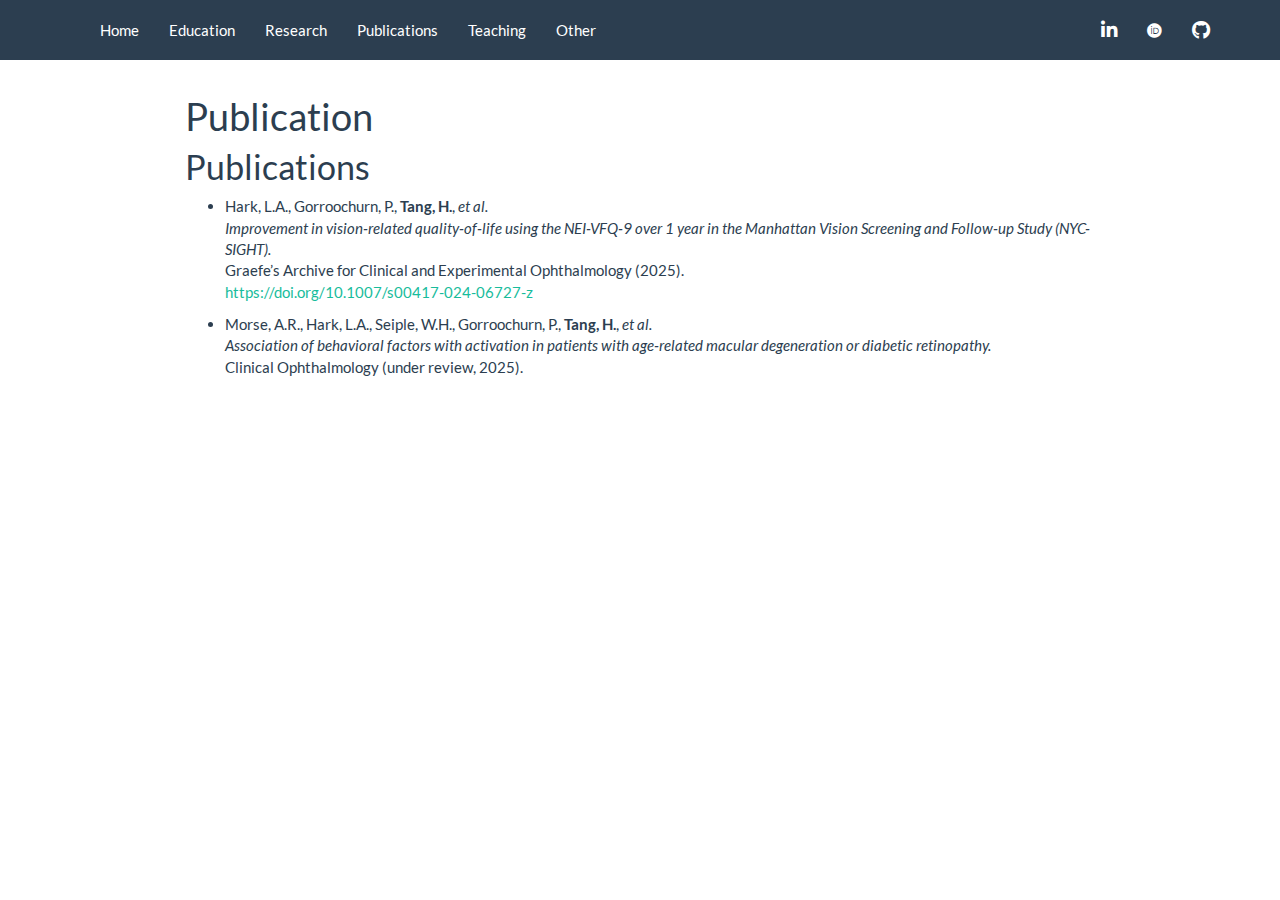
<file: publication.html>
<!DOCTYPE html>

<html>

<head>

<meta charset="utf-8" />
<meta name="generator" content="pandoc" />
<meta http-equiv="X-UA-Compatible" content="IE=EDGE" />




<title>Publication</title>

<script src="site_libs/header-attrs-2.28/header-attrs.js"></script>
<script src="site_libs/jquery-3.6.0/jquery-3.6.0.min.js"></script>
<meta name="viewport" content="width=device-width, initial-scale=1" />
<link href="site_libs/bootstrap-3.3.5/css/flatly.min.css" rel="stylesheet" />
<script src="site_libs/bootstrap-3.3.5/js/bootstrap.min.js"></script>
<script src="site_libs/bootstrap-3.3.5/shim/html5shiv.min.js"></script>
<script src="site_libs/bootstrap-3.3.5/shim/respond.min.js"></script>
<style>h1 {font-size: 34px;}
       h1.title {font-size: 38px;}
       h2 {font-size: 30px;}
       h3 {font-size: 24px;}
       h4 {font-size: 18px;}
       h5 {font-size: 16px;}
       h6 {font-size: 12px;}
       code {color: inherit; background-color: rgba(0, 0, 0, 0.04);}
       pre:not([class]) { background-color: white }</style>
<script src="site_libs/navigation-1.1/tabsets.js"></script>
<link href="site_libs/highlightjs-9.12.0/default.css" rel="stylesheet" />
<script src="site_libs/highlightjs-9.12.0/highlight.js"></script>
<link href="site_libs/font-awesome-6.4.2/css/all.min.css" rel="stylesheet" />
<link href="site_libs/font-awesome-6.4.2/css/v4-shims.min.css" rel="stylesheet" />

<style type="text/css">
  code{white-space: pre-wrap;}
  span.smallcaps{font-variant: small-caps;}
  span.underline{text-decoration: underline;}
  div.column{display: inline-block; vertical-align: top; width: 50%;}
  div.hanging-indent{margin-left: 1.5em; text-indent: -1.5em;}
  ul.task-list{list-style: none;}
    </style>

<style type="text/css">code{white-space: pre;}</style>
<script type="text/javascript">
if (window.hljs) {
  hljs.configure({languages: []});
  hljs.initHighlightingOnLoad();
  if (document.readyState && document.readyState === "complete") {
    window.setTimeout(function() { hljs.initHighlighting(); }, 0);
  }
}
</script>









<style type = "text/css">
.main-container {
  max-width: 940px;
  margin-left: auto;
  margin-right: auto;
}
img {
  max-width:100%;
}
.tabbed-pane {
  padding-top: 12px;
}
.html-widget {
  margin-bottom: 20px;
}
button.code-folding-btn:focus {
  outline: none;
}
summary {
  display: list-item;
}
details > summary > p:only-child {
  display: inline;
}
pre code {
  padding: 0;
}
</style>


<style type="text/css">
.dropdown-submenu {
  position: relative;
}
.dropdown-submenu>.dropdown-menu {
  top: 0;
  left: 100%;
  margin-top: -6px;
  margin-left: -1px;
  border-radius: 0 6px 6px 6px;
}
.dropdown-submenu:hover>.dropdown-menu {
  display: block;
}
.dropdown-submenu>a:after {
  display: block;
  content: " ";
  float: right;
  width: 0;
  height: 0;
  border-color: transparent;
  border-style: solid;
  border-width: 5px 0 5px 5px;
  border-left-color: #cccccc;
  margin-top: 5px;
  margin-right: -10px;
}
.dropdown-submenu:hover>a:after {
  border-left-color: #adb5bd;
}
.dropdown-submenu.pull-left {
  float: none;
}
.dropdown-submenu.pull-left>.dropdown-menu {
  left: -100%;
  margin-left: 10px;
  border-radius: 6px 0 6px 6px;
}
</style>

<script type="text/javascript">
// manage active state of menu based on current page
$(document).ready(function () {
  // active menu anchor
  href = window.location.pathname
  href = href.substr(href.lastIndexOf('/') + 1)
  if (href === "")
    href = "index.html";
  var menuAnchor = $('a[href="' + href + '"]');

  // mark the anchor link active (and if it's in a dropdown, also mark that active)
  var dropdown = menuAnchor.closest('li.dropdown');
  if (window.bootstrap) { // Bootstrap 4+
    menuAnchor.addClass('active');
    dropdown.find('> .dropdown-toggle').addClass('active');
  } else { // Bootstrap 3
    menuAnchor.parent().addClass('active');
    dropdown.addClass('active');
  }

  // Navbar adjustments
  var navHeight = $(".navbar").first().height() + 15;
  var style = document.createElement('style');
  var pt = "padding-top: " + navHeight + "px; ";
  var mt = "margin-top: -" + navHeight + "px; ";
  var css = "";
  // offset scroll position for anchor links (for fixed navbar)
  for (var i = 1; i <= 6; i++) {
    css += ".section h" + i + "{ " + pt + mt + "}\n";
  }
  style.innerHTML = "body {" + pt + "padding-bottom: 40px; }\n" + css;
  document.head.appendChild(style);
});
</script>

<!-- tabsets -->

<style type="text/css">
.tabset-dropdown > .nav-tabs {
  display: inline-table;
  max-height: 500px;
  min-height: 44px;
  overflow-y: auto;
  border: 1px solid #ddd;
  border-radius: 4px;
}

.tabset-dropdown > .nav-tabs > li.active:before, .tabset-dropdown > .nav-tabs.nav-tabs-open:before {
  content: "\e259";
  font-family: 'Glyphicons Halflings';
  display: inline-block;
  padding: 10px;
  border-right: 1px solid #ddd;
}

.tabset-dropdown > .nav-tabs.nav-tabs-open > li.active:before {
  content: "\e258";
  font-family: 'Glyphicons Halflings';
  border: none;
}

.tabset-dropdown > .nav-tabs > li.active {
  display: block;
}

.tabset-dropdown > .nav-tabs > li > a,
.tabset-dropdown > .nav-tabs > li > a:focus,
.tabset-dropdown > .nav-tabs > li > a:hover {
  border: none;
  display: inline-block;
  border-radius: 4px;
  background-color: transparent;
}

.tabset-dropdown > .nav-tabs.nav-tabs-open > li {
  display: block;
  float: none;
}

.tabset-dropdown > .nav-tabs > li {
  display: none;
}
</style>

<!-- code folding -->




</head>

<body>


<div class="container-fluid main-container">




<div class="navbar navbar-default  navbar-fixed-top" role="navigation">
  <div class="container">
    <div class="navbar-header">
      <button type="button" class="navbar-toggle collapsed" data-toggle="collapse" data-bs-toggle="collapse" data-target="#navbar" data-bs-target="#navbar">
        <span class="icon-bar"></span>
        <span class="icon-bar"></span>
        <span class="icon-bar"></span>
      </button>
      <a class="navbar-brand" href="index.html"></a>
    </div>
    <div id="navbar" class="navbar-collapse collapse">
      <ul class="nav navbar-nav">
        <li>
  <a href="index.html">Home</a>
</li>
<li>
  <a href="education.html">Education</a>
</li>
<li>
  <a href="research.html">Research</a>
</li>
<li>
  <a href="publications.html">Publications</a>
</li>
<li>
  <a href="teaching.html">Teaching</a>
</li>
<li>
  <a href="other.html">Other</a>
</li>
      </ul>
      <ul class="nav navbar-nav navbar-right">
        <li>
  <a href="https://www.linkedin.com/in/syncotang/">
    <span class="fa fa-linkedin fa-lg"></span>
     
  </a>
</li>
<li>
  <a href="https://orcid.org/0009-0000-2410-9092">
    <span class="fa fa-brands fa-orcid"></span>
     
  </a>
</li>
<li>
  <a href="http://github.com/Haotian-Tang/">
    <span class="fa fa-github fa-lg"></span>
     
  </a>
</li>
      </ul>
    </div><!--/.nav-collapse -->
  </div><!--/.container -->
</div><!--/.navbar -->

<div id="header">



<h1 class="title toc-ignore">Publication</h1>

</div>


<div id="publications" class="section level1">
<h1>Publications</h1>
<ul>
<li><p>Hark, L.A., Gorroochurn, P., <strong>Tang, H.</strong>, <em>et
al.</em><br />
<em>Improvement in vision-related quality-of-life using the NEI-VFQ-9
over 1 year in the Manhattan Vision Screening and Follow-up Study
(NYC-SIGHT).</em><br />
Graefe’s Archive for Clinical and Experimental Ophthalmology
(2025).<br />
<a href="https://doi.org/10.1007/s00417-024-06727-z"
class="uri">https://doi.org/10.1007/s00417-024-06727-z</a></p></li>
<li><p>Morse, A.R., Hark, L.A., Seiple, W.H., Gorroochurn, P.,
<strong>Tang, H.</strong>, <em>et al.</em><br />
<em>Association of behavioral factors with activation in patients with
age-related macular degeneration or diabetic retinopathy.</em><br />
Clinical Ophthalmology (under review, 2025).</p></li>
</ul>
</div>




</div>

<script>

// add bootstrap table styles to pandoc tables
function bootstrapStylePandocTables() {
  $('tr.odd').parent('tbody').parent('table').addClass('table table-condensed');
}
$(document).ready(function () {
  bootstrapStylePandocTables();
});


</script>

<!-- tabsets -->

<script>
$(document).ready(function () {
  window.buildTabsets("TOC");
});

$(document).ready(function () {
  $('.tabset-dropdown > .nav-tabs > li').click(function () {
    $(this).parent().toggleClass('nav-tabs-open');
  });
});
</script>

<!-- code folding -->


<!-- dynamically load mathjax for compatibility with self-contained -->
<script>
  (function () {
    var script = document.createElement("script");
    script.type = "text/javascript";
    script.src  = "https://mathjax.rstudio.com/latest/MathJax.js?config=TeX-AMS-MML_HTMLorMML";
    document.getElementsByTagName("head")[0].appendChild(script);
  })();
</script>

</body>
</html>
</file>
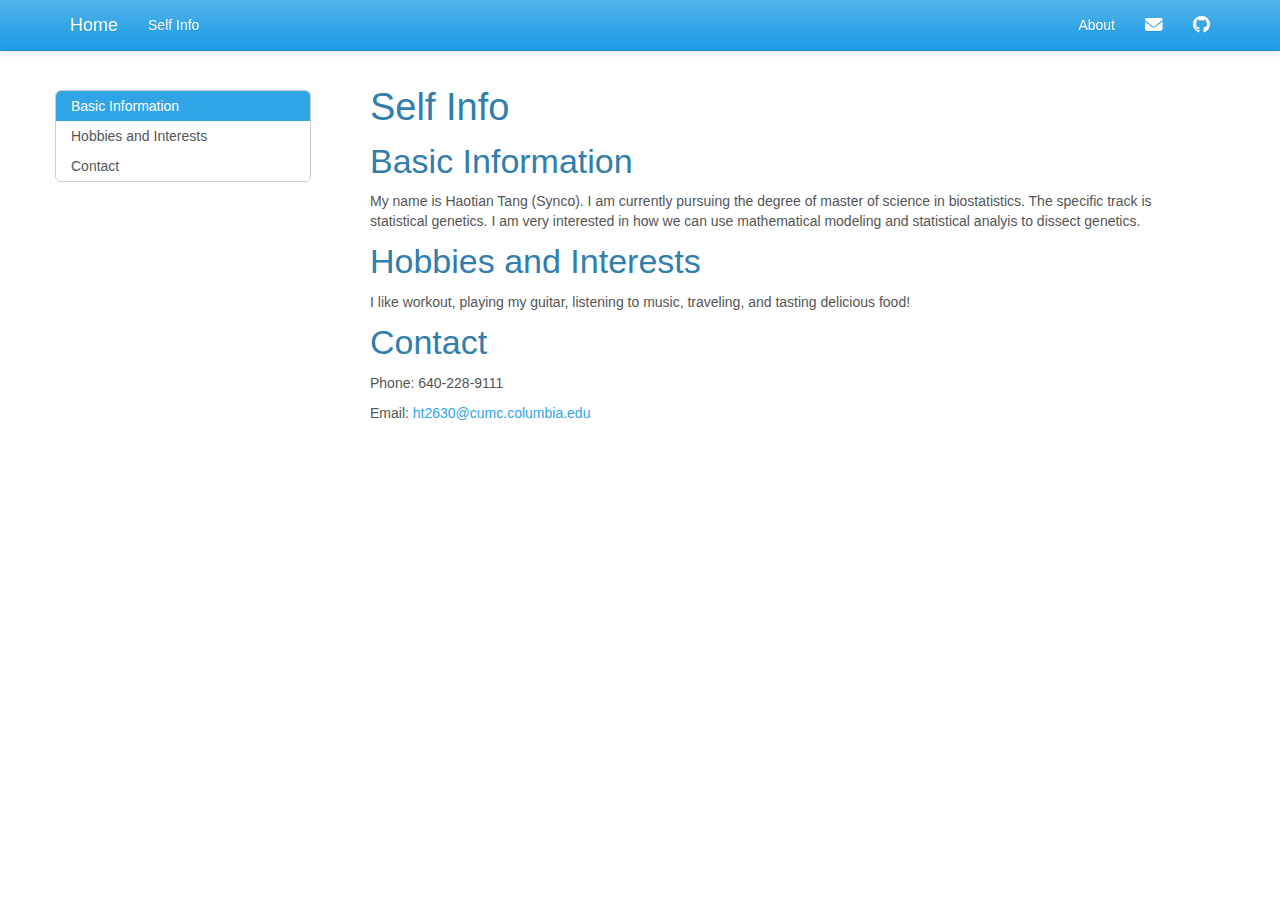
<file: Self-Info.html>
<!DOCTYPE html>

<html>

<head>

<meta charset="utf-8" />
<meta name="generator" content="pandoc" />
<meta http-equiv="X-UA-Compatible" content="IE=EDGE" />




<title>Self Info</title>

<script src="site_libs/header-attrs-2.24/header-attrs.js"></script>
<script src="site_libs/jquery-3.6.0/jquery-3.6.0.min.js"></script>
<meta name="viewport" content="width=device-width, initial-scale=1" />
<link href="site_libs/bootstrap-3.3.5/css/cerulean.min.css" rel="stylesheet" />
<script src="site_libs/bootstrap-3.3.5/js/bootstrap.min.js"></script>
<script src="site_libs/bootstrap-3.3.5/shim/html5shiv.min.js"></script>
<script src="site_libs/bootstrap-3.3.5/shim/respond.min.js"></script>
<style>h1 {font-size: 34px;}
       h1.title {font-size: 38px;}
       h2 {font-size: 30px;}
       h3 {font-size: 24px;}
       h4 {font-size: 18px;}
       h5 {font-size: 16px;}
       h6 {font-size: 12px;}
       code {color: inherit; background-color: rgba(0, 0, 0, 0.04);}
       pre:not([class]) { background-color: white }</style>
<script src="site_libs/jqueryui-1.13.2/jquery-ui.min.js"></script>
<link href="site_libs/tocify-1.9.1/jquery.tocify.css" rel="stylesheet" />
<script src="site_libs/tocify-1.9.1/jquery.tocify.js"></script>
<script src="site_libs/navigation-1.1/tabsets.js"></script>
<link href="site_libs/highlightjs-9.12.0/default.css" rel="stylesheet" />
<script src="site_libs/highlightjs-9.12.0/highlight.js"></script>
<link href="site_libs/font-awesome-6.4.2/css/all.min.css" rel="stylesheet" />
<link href="site_libs/font-awesome-6.4.2/css/v4-shims.min.css" rel="stylesheet" />

<style type="text/css">
  code{white-space: pre-wrap;}
  span.smallcaps{font-variant: small-caps;}
  span.underline{text-decoration: underline;}
  div.column{display: inline-block; vertical-align: top; width: 50%;}
  div.hanging-indent{margin-left: 1.5em; text-indent: -1.5em;}
  ul.task-list{list-style: none;}
    </style>

<style type="text/css">code{white-space: pre;}</style>
<script type="text/javascript">
if (window.hljs) {
  hljs.configure({languages: []});
  hljs.initHighlightingOnLoad();
  if (document.readyState && document.readyState === "complete") {
    window.setTimeout(function() { hljs.initHighlighting(); }, 0);
  }
}
</script>









<style type = "text/css">
.main-container {
  max-width: 940px;
  margin-left: auto;
  margin-right: auto;
}
img {
  max-width:100%;
}
.tabbed-pane {
  padding-top: 12px;
}
.html-widget {
  margin-bottom: 20px;
}
button.code-folding-btn:focus {
  outline: none;
}
summary {
  display: list-item;
}
details > summary > p:only-child {
  display: inline;
}
pre code {
  padding: 0;
}
</style>


<style type="text/css">
.dropdown-submenu {
  position: relative;
}
.dropdown-submenu>.dropdown-menu {
  top: 0;
  left: 100%;
  margin-top: -6px;
  margin-left: -1px;
  border-radius: 0 6px 6px 6px;
}
.dropdown-submenu:hover>.dropdown-menu {
  display: block;
}
.dropdown-submenu>a:after {
  display: block;
  content: " ";
  float: right;
  width: 0;
  height: 0;
  border-color: transparent;
  border-style: solid;
  border-width: 5px 0 5px 5px;
  border-left-color: #cccccc;
  margin-top: 5px;
  margin-right: -10px;
}
.dropdown-submenu:hover>a:after {
  border-left-color: #adb5bd;
}
.dropdown-submenu.pull-left {
  float: none;
}
.dropdown-submenu.pull-left>.dropdown-menu {
  left: -100%;
  margin-left: 10px;
  border-radius: 6px 0 6px 6px;
}
</style>

<script type="text/javascript">
// manage active state of menu based on current page
$(document).ready(function () {
  // active menu anchor
  href = window.location.pathname
  href = href.substr(href.lastIndexOf('/') + 1)
  if (href === "")
    href = "index.html";
  var menuAnchor = $('a[href="' + href + '"]');

  // mark the anchor link active (and if it's in a dropdown, also mark that active)
  var dropdown = menuAnchor.closest('li.dropdown');
  if (window.bootstrap) { // Bootstrap 4+
    menuAnchor.addClass('active');
    dropdown.find('> .dropdown-toggle').addClass('active');
  } else { // Bootstrap 3
    menuAnchor.parent().addClass('active');
    dropdown.addClass('active');
  }

  // Navbar adjustments
  var navHeight = $(".navbar").first().height() + 15;
  var style = document.createElement('style');
  var pt = "padding-top: " + navHeight + "px; ";
  var mt = "margin-top: -" + navHeight + "px; ";
  var css = "";
  // offset scroll position for anchor links (for fixed navbar)
  for (var i = 1; i <= 6; i++) {
    css += ".section h" + i + "{ " + pt + mt + "}\n";
  }
  style.innerHTML = "body {" + pt + "padding-bottom: 40px; }\n" + css;
  document.head.appendChild(style);
});
</script>

<!-- tabsets -->

<style type="text/css">
.tabset-dropdown > .nav-tabs {
  display: inline-table;
  max-height: 500px;
  min-height: 44px;
  overflow-y: auto;
  border: 1px solid #ddd;
  border-radius: 4px;
}

.tabset-dropdown > .nav-tabs > li.active:before, .tabset-dropdown > .nav-tabs.nav-tabs-open:before {
  content: "\e259";
  font-family: 'Glyphicons Halflings';
  display: inline-block;
  padding: 10px;
  border-right: 1px solid #ddd;
}

.tabset-dropdown > .nav-tabs.nav-tabs-open > li.active:before {
  content: "\e258";
  font-family: 'Glyphicons Halflings';
  border: none;
}

.tabset-dropdown > .nav-tabs > li.active {
  display: block;
}

.tabset-dropdown > .nav-tabs > li > a,
.tabset-dropdown > .nav-tabs > li > a:focus,
.tabset-dropdown > .nav-tabs > li > a:hover {
  border: none;
  display: inline-block;
  border-radius: 4px;
  background-color: transparent;
}

.tabset-dropdown > .nav-tabs.nav-tabs-open > li {
  display: block;
  float: none;
}

.tabset-dropdown > .nav-tabs > li {
  display: none;
}
</style>

<!-- code folding -->



<style type="text/css">

#TOC {
  margin: 25px 0px 20px 0px;
}
@media (max-width: 768px) {
#TOC {
  position: relative;
  width: 100%;
}
}

@media print {
.toc-content {
  /* see https://github.com/w3c/csswg-drafts/issues/4434 */
  float: right;
}
}

.toc-content {
  padding-left: 30px;
  padding-right: 40px;
}

div.main-container {
  max-width: 1200px;
}

div.tocify {
  width: 20%;
  max-width: 260px;
  max-height: 85%;
}

@media (min-width: 768px) and (max-width: 991px) {
  div.tocify {
    width: 25%;
  }
}

@media (max-width: 767px) {
  div.tocify {
    width: 100%;
    max-width: none;
  }
}

.tocify ul, .tocify li {
  line-height: 20px;
}

.tocify-subheader .tocify-item {
  font-size: 0.90em;
}

.tocify .list-group-item {
  border-radius: 0px;
}


</style>



</head>

<body>


<div class="container-fluid main-container">


<!-- setup 3col/9col grid for toc_float and main content  -->
<div class="row">
<div class="col-xs-12 col-sm-4 col-md-3">
<div id="TOC" class="tocify">
</div>
</div>

<div class="toc-content col-xs-12 col-sm-8 col-md-9">




<div class="navbar navbar-default  navbar-fixed-top" role="navigation">
  <div class="container">
    <div class="navbar-header">
      <button type="button" class="navbar-toggle collapsed" data-toggle="collapse" data-bs-toggle="collapse" data-target="#navbar" data-bs-target="#navbar">
        <span class="icon-bar"></span>
        <span class="icon-bar"></span>
        <span class="icon-bar"></span>
      </button>
      <a class="navbar-brand" href="index.html">Home</a>
    </div>
    <div id="navbar" class="navbar-collapse collapse">
      <ul class="nav navbar-nav">
        <li>
  <a href="Self Info.html">Self Info</a>
</li>
      </ul>
      <ul class="nav navbar-nav navbar-right">
        <li>
  <a href="about.html">About</a>
</li>
<li>
  <a href="mailto:&lt;ht2630@cumc.columbia.com&gt;">
    <span class="fa fa-envelope fa-lg"></span>
     
  </a>
</li>
<li>
  <a href="http://github.com/Haotian-Tang/">
    <span class="fa fa-github fa-lg"></span>
     
  </a>
</li>
      </ul>
    </div><!--/.nav-collapse -->
  </div><!--/.container -->
</div><!--/.navbar -->

<div id="header">



<h1 class="title toc-ignore">Self Info</h1>

</div>


<div id="basic-information" class="section level1">
<h1>Basic Information</h1>
<p>My name is Haotian Tang (Synco). I am currently pursuing the degree
of master of science in biostatistics. The specific track is statistical
genetics. I am very interested in how we can use mathematical modeling
and statistical analyis to dissect genetics.</p>
</div>
<div id="hobbies-and-interests" class="section level1">
<h1>Hobbies and Interests</h1>
<p>I like workout, playing my guitar, listening to music, traveling, and
tasting delicious food!</p>
</div>
<div id="contact" class="section level1">
<h1>Contact</h1>
<p>Phone: 640-228-9111</p>
<p>Email: <a href="mailto:ht2630@cumc.columbia.edu"
class="email">ht2630@cumc.columbia.edu</a></p>
</div>



</div>
</div>

</div>

<script>

// add bootstrap table styles to pandoc tables
function bootstrapStylePandocTables() {
  $('tr.odd').parent('tbody').parent('table').addClass('table table-condensed');
}
$(document).ready(function () {
  bootstrapStylePandocTables();
});


</script>

<!-- tabsets -->

<script>
$(document).ready(function () {
  window.buildTabsets("TOC");
});

$(document).ready(function () {
  $('.tabset-dropdown > .nav-tabs > li').click(function () {
    $(this).parent().toggleClass('nav-tabs-open');
  });
});
</script>

<!-- code folding -->

<script>
$(document).ready(function ()  {

    // temporarily add toc-ignore selector to headers for the consistency with Pandoc
    $('.unlisted.unnumbered').addClass('toc-ignore')

    // move toc-ignore selectors from section div to header
    $('div.section.toc-ignore')
        .removeClass('toc-ignore')
        .children('h1,h2,h3,h4,h5').addClass('toc-ignore');

    // establish options
    var options = {
      selectors: "h1,h2,h3",
      theme: "bootstrap3",
      context: '.toc-content',
      hashGenerator: function (text) {
        return text.replace(/[.\\/?&!#<>]/g, '').replace(/\s/g, '_');
      },
      ignoreSelector: ".toc-ignore",
      scrollTo: 0
    };
    options.showAndHide = true;
    options.smoothScroll = true;

    // tocify
    var toc = $("#TOC").tocify(options).data("toc-tocify");
});
</script>

<!-- dynamically load mathjax for compatibility with self-contained -->
<script>
  (function () {
    var script = document.createElement("script");
    script.type = "text/javascript";
    script.src  = "https://mathjax.rstudio.com/latest/MathJax.js?config=TeX-AMS-MML_HTMLorMML";
    document.getElementsByTagName("head")[0].appendChild(script);
  })();
</script>

</body>
</html>
</file>
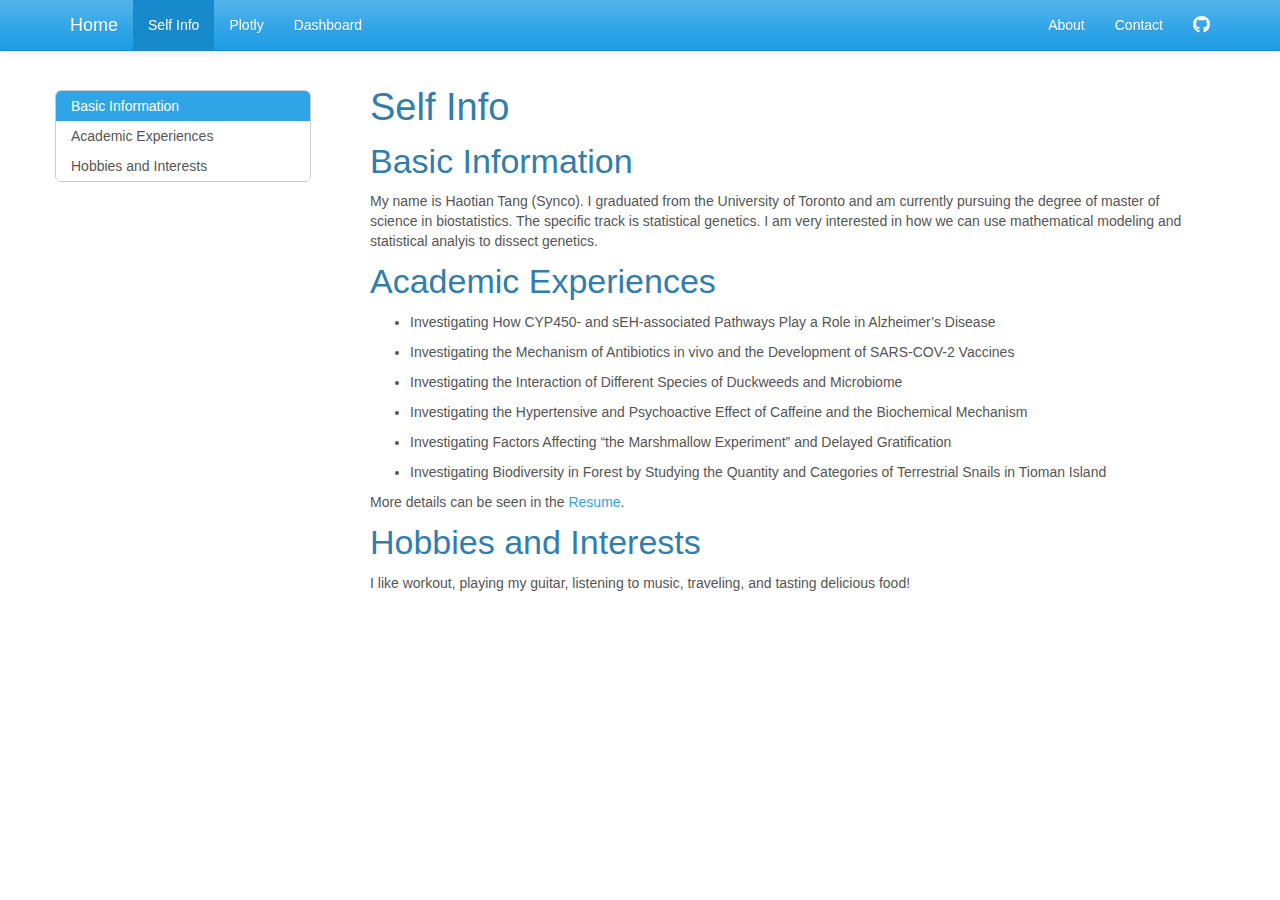
<file: Self_Info.html>
<!DOCTYPE html>

<html>

<head>

<meta charset="utf-8" />
<meta name="generator" content="pandoc" />
<meta http-equiv="X-UA-Compatible" content="IE=EDGE" />




<title>Self Info</title>

<script src="site_libs/header-attrs-2.24/header-attrs.js"></script>
<script src="site_libs/jquery-3.6.0/jquery-3.6.0.min.js"></script>
<meta name="viewport" content="width=device-width, initial-scale=1" />
<link href="site_libs/bootstrap-3.3.5/css/cerulean.min.css" rel="stylesheet" />
<script src="site_libs/bootstrap-3.3.5/js/bootstrap.min.js"></script>
<script src="site_libs/bootstrap-3.3.5/shim/html5shiv.min.js"></script>
<script src="site_libs/bootstrap-3.3.5/shim/respond.min.js"></script>
<style>h1 {font-size: 34px;}
       h1.title {font-size: 38px;}
       h2 {font-size: 30px;}
       h3 {font-size: 24px;}
       h4 {font-size: 18px;}
       h5 {font-size: 16px;}
       h6 {font-size: 12px;}
       code {color: inherit; background-color: rgba(0, 0, 0, 0.04);}
       pre:not([class]) { background-color: white }</style>
<script src="site_libs/jqueryui-1.13.2/jquery-ui.min.js"></script>
<link href="site_libs/tocify-1.9.1/jquery.tocify.css" rel="stylesheet" />
<script src="site_libs/tocify-1.9.1/jquery.tocify.js"></script>
<script src="site_libs/navigation-1.1/tabsets.js"></script>
<link href="site_libs/highlightjs-9.12.0/default.css" rel="stylesheet" />
<script src="site_libs/highlightjs-9.12.0/highlight.js"></script>
<link href="site_libs/font-awesome-6.4.2/css/all.min.css" rel="stylesheet" />
<link href="site_libs/font-awesome-6.4.2/css/v4-shims.min.css" rel="stylesheet" />

<style type="text/css">
  code{white-space: pre-wrap;}
  span.smallcaps{font-variant: small-caps;}
  span.underline{text-decoration: underline;}
  div.column{display: inline-block; vertical-align: top; width: 50%;}
  div.hanging-indent{margin-left: 1.5em; text-indent: -1.5em;}
  ul.task-list{list-style: none;}
    </style>

<style type="text/css">code{white-space: pre;}</style>
<script type="text/javascript">
if (window.hljs) {
  hljs.configure({languages: []});
  hljs.initHighlightingOnLoad();
  if (document.readyState && document.readyState === "complete") {
    window.setTimeout(function() { hljs.initHighlighting(); }, 0);
  }
}
</script>









<style type = "text/css">
.main-container {
  max-width: 940px;
  margin-left: auto;
  margin-right: auto;
}
img {
  max-width:100%;
}
.tabbed-pane {
  padding-top: 12px;
}
.html-widget {
  margin-bottom: 20px;
}
button.code-folding-btn:focus {
  outline: none;
}
summary {
  display: list-item;
}
details > summary > p:only-child {
  display: inline;
}
pre code {
  padding: 0;
}
</style>


<style type="text/css">
.dropdown-submenu {
  position: relative;
}
.dropdown-submenu>.dropdown-menu {
  top: 0;
  left: 100%;
  margin-top: -6px;
  margin-left: -1px;
  border-radius: 0 6px 6px 6px;
}
.dropdown-submenu:hover>.dropdown-menu {
  display: block;
}
.dropdown-submenu>a:after {
  display: block;
  content: " ";
  float: right;
  width: 0;
  height: 0;
  border-color: transparent;
  border-style: solid;
  border-width: 5px 0 5px 5px;
  border-left-color: #cccccc;
  margin-top: 5px;
  margin-right: -10px;
}
.dropdown-submenu:hover>a:after {
  border-left-color: #adb5bd;
}
.dropdown-submenu.pull-left {
  float: none;
}
.dropdown-submenu.pull-left>.dropdown-menu {
  left: -100%;
  margin-left: 10px;
  border-radius: 6px 0 6px 6px;
}
</style>

<script type="text/javascript">
// manage active state of menu based on current page
$(document).ready(function () {
  // active menu anchor
  href = window.location.pathname
  href = href.substr(href.lastIndexOf('/') + 1)
  if (href === "")
    href = "index.html";
  var menuAnchor = $('a[href="' + href + '"]');

  // mark the anchor link active (and if it's in a dropdown, also mark that active)
  var dropdown = menuAnchor.closest('li.dropdown');
  if (window.bootstrap) { // Bootstrap 4+
    menuAnchor.addClass('active');
    dropdown.find('> .dropdown-toggle').addClass('active');
  } else { // Bootstrap 3
    menuAnchor.parent().addClass('active');
    dropdown.addClass('active');
  }

  // Navbar adjustments
  var navHeight = $(".navbar").first().height() + 15;
  var style = document.createElement('style');
  var pt = "padding-top: " + navHeight + "px; ";
  var mt = "margin-top: -" + navHeight + "px; ";
  var css = "";
  // offset scroll position for anchor links (for fixed navbar)
  for (var i = 1; i <= 6; i++) {
    css += ".section h" + i + "{ " + pt + mt + "}\n";
  }
  style.innerHTML = "body {" + pt + "padding-bottom: 40px; }\n" + css;
  document.head.appendChild(style);
});
</script>

<!-- tabsets -->

<style type="text/css">
.tabset-dropdown > .nav-tabs {
  display: inline-table;
  max-height: 500px;
  min-height: 44px;
  overflow-y: auto;
  border: 1px solid #ddd;
  border-radius: 4px;
}

.tabset-dropdown > .nav-tabs > li.active:before, .tabset-dropdown > .nav-tabs.nav-tabs-open:before {
  content: "\e259";
  font-family: 'Glyphicons Halflings';
  display: inline-block;
  padding: 10px;
  border-right: 1px solid #ddd;
}

.tabset-dropdown > .nav-tabs.nav-tabs-open > li.active:before {
  content: "\e258";
  font-family: 'Glyphicons Halflings';
  border: none;
}

.tabset-dropdown > .nav-tabs > li.active {
  display: block;
}

.tabset-dropdown > .nav-tabs > li > a,
.tabset-dropdown > .nav-tabs > li > a:focus,
.tabset-dropdown > .nav-tabs > li > a:hover {
  border: none;
  display: inline-block;
  border-radius: 4px;
  background-color: transparent;
}

.tabset-dropdown > .nav-tabs.nav-tabs-open > li {
  display: block;
  float: none;
}

.tabset-dropdown > .nav-tabs > li {
  display: none;
}
</style>

<!-- code folding -->



<style type="text/css">

#TOC {
  margin: 25px 0px 20px 0px;
}
@media (max-width: 768px) {
#TOC {
  position: relative;
  width: 100%;
}
}

@media print {
.toc-content {
  /* see https://github.com/w3c/csswg-drafts/issues/4434 */
  float: right;
}
}

.toc-content {
  padding-left: 30px;
  padding-right: 40px;
}

div.main-container {
  max-width: 1200px;
}

div.tocify {
  width: 20%;
  max-width: 260px;
  max-height: 85%;
}

@media (min-width: 768px) and (max-width: 991px) {
  div.tocify {
    width: 25%;
  }
}

@media (max-width: 767px) {
  div.tocify {
    width: 100%;
    max-width: none;
  }
}

.tocify ul, .tocify li {
  line-height: 20px;
}

.tocify-subheader .tocify-item {
  font-size: 0.90em;
}

.tocify .list-group-item {
  border-radius: 0px;
}


</style>



</head>

<body>


<div class="container-fluid main-container">


<!-- setup 3col/9col grid for toc_float and main content  -->
<div class="row">
<div class="col-xs-12 col-sm-4 col-md-3">
<div id="TOC" class="tocify">
</div>
</div>

<div class="toc-content col-xs-12 col-sm-8 col-md-9">




<div class="navbar navbar-default  navbar-fixed-top" role="navigation">
  <div class="container">
    <div class="navbar-header">
      <button type="button" class="navbar-toggle collapsed" data-toggle="collapse" data-bs-toggle="collapse" data-target="#navbar" data-bs-target="#navbar">
        <span class="icon-bar"></span>
        <span class="icon-bar"></span>
        <span class="icon-bar"></span>
      </button>
      <a class="navbar-brand" href="index.html">Home</a>
    </div>
    <div id="navbar" class="navbar-collapse collapse">
      <ul class="nav navbar-nav">
        <li>
  <a href="Self_Info.html">Self Info</a>
</li>
<li>
  <a href="plotly.html">Plotly</a>
</li>
<li>
  <a href="Dashboard.html">Dashboard</a>
</li>
      </ul>
      <ul class="nav navbar-nav navbar-right">
        <li>
  <a href="about.html">About</a>
</li>
<li>
  <a href="contact.html">Contact</a>
</li>
<li>
  <a href="http://github.com/Haotian-Tang/">
    <span class="fa fa-github fa-lg"></span>
     
  </a>
</li>
      </ul>
    </div><!--/.nav-collapse -->
  </div><!--/.container -->
</div><!--/.navbar -->

<div id="header">



<h1 class="title toc-ignore">Self Info</h1>

</div>


<div id="basic-information" class="section level1">
<h1>Basic Information</h1>
<p>My name is Haotian Tang (Synco). I graduated from the University of
Toronto and am currently pursuing the degree of master of science in
biostatistics. The specific track is statistical genetics. I am very
interested in how we can use mathematical modeling and statistical
analyis to dissect genetics.</p>
</div>
<div id="academic-experiences" class="section level1">
<h1>Academic Experiences</h1>
<ul>
<li><p>Investigating How CYP450- and sEH-associated Pathways Play a Role
in Alzheimer’s Disease</p></li>
<li><p>Investigating the Mechanism of Antibiotics in vivo and the
Development of SARS-COV-2 Vaccines</p></li>
<li><p>Investigating the Interaction of Different Species of Duckweeds
and Microbiome</p></li>
<li><p>Investigating the Hypertensive and Psychoactive Effect of
Caffeine and the Biochemical Mechanism</p></li>
<li><p>Investigating Factors Affecting “the Marshmallow Experiment” and
Delayed Gratification</p></li>
<li><p>Investigating Biodiversity in Forest by Studying the Quantity and
Categories of Terrestrial Snails in Tioman Island</p></li>
</ul>
<p>More details can be seen in the <a href="Resume.pdf">Resume</a>.</p>
</div>
<div id="hobbies-and-interests" class="section level1">
<h1>Hobbies and Interests</h1>
<p>I like workout, playing my guitar, listening to music, traveling, and
tasting delicious food!</p>
</div>



</div>
</div>

</div>

<script>

// add bootstrap table styles to pandoc tables
function bootstrapStylePandocTables() {
  $('tr.odd').parent('tbody').parent('table').addClass('table table-condensed');
}
$(document).ready(function () {
  bootstrapStylePandocTables();
});


</script>

<!-- tabsets -->

<script>
$(document).ready(function () {
  window.buildTabsets("TOC");
});

$(document).ready(function () {
  $('.tabset-dropdown > .nav-tabs > li').click(function () {
    $(this).parent().toggleClass('nav-tabs-open');
  });
});
</script>

<!-- code folding -->

<script>
$(document).ready(function ()  {

    // temporarily add toc-ignore selector to headers for the consistency with Pandoc
    $('.unlisted.unnumbered').addClass('toc-ignore')

    // move toc-ignore selectors from section div to header
    $('div.section.toc-ignore')
        .removeClass('toc-ignore')
        .children('h1,h2,h3,h4,h5').addClass('toc-ignore');

    // establish options
    var options = {
      selectors: "h1,h2,h3",
      theme: "bootstrap3",
      context: '.toc-content',
      hashGenerator: function (text) {
        return text.replace(/[.\\/?&!#<>]/g, '').replace(/\s/g, '_');
      },
      ignoreSelector: ".toc-ignore",
      scrollTo: 0
    };
    options.showAndHide = true;
    options.smoothScroll = true;

    // tocify
    var toc = $("#TOC").tocify(options).data("toc-tocify");
});
</script>

<!-- dynamically load mathjax for compatibility with self-contained -->
<script>
  (function () {
    var script = document.createElement("script");
    script.type = "text/javascript";
    script.src  = "https://mathjax.rstudio.com/latest/MathJax.js?config=TeX-AMS-MML_HTMLorMML";
    document.getElementsByTagName("head")[0].appendChild(script);
  })();
</script>

</body>
</html>
</file>
<file: site_libs/highlightjs-9.12.0/default.css>
.hljs-literal {
  color: #990073;
}

.hljs-number {
  color: #099;
}

.hljs-comment {
  color: #998;
  font-style: italic;
}

.hljs-keyword {
  color: #900;
  font-weight: bold;
}

.hljs-string {
  color: #d14;
}
</file>
<file: site_libs/value-box-accent-static-0.6.2/theme-cosmo-value-box.css>
.value-box-primary, .bg-primary {
  background-color: rgba(39, 128, 227, 0.7);
}

.value-box-info, .bg-info {
  background-color: rgba(153, 84, 187, 0.7);
}

.value-box-success, .bg-success {
  background-color: rgba(63, 182, 24, 0.7);
}

.value-box-warning, .bg-warning {
  background-color: rgba(255, 117, 24, 0.7);
}

.value-box-danger, .bg-danger {
  background-color: rgba(255, 0, 57, 0.7);
}
</file>
<file: site_libs/flexdashboard-css-0.6.2/theme-cosmo.css>
body {
  padding-top: 60px;
}

.section.sidebar {
  top: 51px;
  background-color: rgba(39, 128, 227, 0.1);
}

.value-box {
  color: #f9f9f9;
}

.storyboard-nav .sbframelist ul li.active {
  background-color: rgba(39, 128, 227, 0.7);
}

.nav-tabs-custom > .nav-tabs > li.active {
  border-top-color: rgba(39, 128, 227, 0.7);
}

.chart-title {
  font-weight: 500;
}

.nav-tabs-custom > .nav-tabs > li > a,
.nav-tabs-custom > .nav-tabs > li > a:active {
  font-weight: 500;
}
</file>
<file: site_libs/plotly-htmlwidgets-css-2.11.1/plotly-htmlwidgets.css>
/*
just here so that plotly works
correctly with ioslides.
see https://github.com/ropensci/plotly/issues/463
*/

slide:not(.current) .plotly.html-widget{
  display: none;
}
</file>
<file: site_libs/font-awesome-6.4.2/css/v4-shims.min.css>
/*!
 * Font Awesome Free 6.4.2 by @fontawesome - https://fontawesome.com
 * License - https://fontawesome.com/license/free (Icons: CC BY 4.0, Fonts: SIL OFL 1.1, Code: MIT License)
 * Copyright 2023 Fonticons, Inc.
 */
.fa.fa-glass:before{content:"\f000"}.fa.fa-envelope-o{font-family:"Font Awesome 6 Free";font-weight:400}.fa.fa-envelope-o:before{content:"\f0e0"}.fa.fa-star-o{font-family:"Font Awesome 6 Free";font-weight:400}.fa.fa-star-o:before{content:"\f005"}.fa.fa-close:before,.fa.fa-remove:before{content:"\f00d"}.fa.fa-gear:before{content:"\f013"}.fa.fa-trash-o{font-family:"Font Awesome 6 Free";font-weight:400}.fa.fa-trash-o:before{content:"\f2ed"}.fa.fa-home:before{content:"\f015"}.fa.fa-file-o{font-family:"Font Awesome 6 Free";font-weight:400}.fa.fa-file-o:before{content:"\f15b"}.fa.fa-clock-o{font-family:"Font Awesome 6 Free";font-weight:400}.fa.fa-clock-o:before{content:"\f017"}.fa.fa-arrow-circle-o-down{font-family:"Font Awesome 6 Free";font-weight:400}.fa.fa-arrow-circle-o-down:before{content:"\f358"}.fa.fa-arrow-circle-o-up{font-family:"Font Awesome 6 Free";font-weight:400}.fa.fa-arrow-circle-o-up:before{content:"\f35b"}.fa.fa-play-circle-o{font-family:"Font Awesome 6 Free";font-weight:400}.fa.fa-play-circle-o:before{content:"\f144"}.fa.fa-repeat:before,.fa.fa-rotate-right:before{content:"\f01e"}.fa.fa-refresh:before{content:"\f021"}.fa.fa-list-alt{font-family:"Font Awesome 6 Free";font-weight:400}.fa.fa-list-alt:before{content:"\f022"}.fa.fa-dedent:before{content:"\f03b"}.fa.fa-video-camera:before{content:"\f03d"}.fa.fa-picture-o{font-family:"Font Awesome 6 Free";font-weight:400}.fa.fa-picture-o:before{content:"\f03e"}.fa.fa-photo{font-family:"Font Awesome 6 Free";font-weight:400}.fa.fa-photo:before{content:"\f03e"}.fa.fa-image{font-family:"Font Awesome 6 Free";font-weight:400}.fa.fa-image:before{content:"\f03e"}.fa.fa-map-marker:before{content:"\f3c5"}.fa.fa-pencil-square-o{font-family:"Font Awesome 6 Free";font-weight:400}.fa.fa-pencil-square-o:before{content:"\f044"}.fa.fa-edit{font-family:"Font Awesome 6 Free";font-weight:400}.fa.fa-edit:before{content:"\f044"}.fa.fa-share-square-o:before{content:"\f14d"}.fa.fa-check-square-o{font-family:"Font Awesome 6 Free";font-weight:400}.fa.fa-check-square-o:before{content:"\f14a"}.fa.fa-arrows:before{content:"\f0b2"}.fa.fa-times-circle-o{font-family:"Font Awesome 6 Free";font-weight:400}.fa.fa-times-circle-o:before{content:"\f057"}.fa.fa-check-circle-o{font-family:"Font Awesome 6 Free";font-weight:400}.fa.fa-check-circle-o:before{content:"\f058"}.fa.fa-mail-forward:before{content:"\f064"}.fa.fa-expand:before{content:"\f424"}.fa.fa-compress:before{content:"\f422"}.fa.fa-eye,.fa.fa-eye-slash{font-family:"Font Awesome 6 Free";font-weight:400}.fa.fa-warning:before{content:"\f071"}.fa.fa-calendar:before{content:"\f073"}.fa.fa-arrows-v:before{content:"\f338"}.fa.fa-arrows-h:before{content:"\f337"}.fa.fa-bar-chart-o:before,.fa.fa-bar-chart:before{content:"\e0e3"}.fa.fa-twitter-square{font-family:"Font Awesome 6 Brands";font-weight:400}.fa.fa-twitter-square:before{content:"\f081"}.fa.fa-facebook-square{font-family:"Font Awesome 6 Brands";font-weight:400}.fa.fa-facebook-square:before{content:"\f082"}.fa.fa-gears:before{content:"\f085"}.fa.fa-thumbs-o-up{font-family:"Font Awesome 6 Free";font-weight:400}.fa.fa-thumbs-o-up:before{content:"\f164"}.fa.fa-thumbs-o-down{font-family:"Font Awesome 6 Free";font-weight:400}.fa.fa-thumbs-o-down:before{content:"\f165"}.fa.fa-heart-o{font-family:"Font Awesome 6 Free";font-weight:400}.fa.fa-heart-o:before{content:"\f004"}.fa.fa-sign-out:before{content:"\f2f5"}.fa.fa-linkedin-square{font-family:"Font Awesome 6 Brands";font-weight:400}.fa.fa-linkedin-square:before{content:"\f08c"}.fa.fa-thumb-tack:before{content:"\f08d"}.fa.fa-external-link:before{content:"\f35d"}.fa.fa-sign-in:before{content:"\f2f6"}.fa.fa-github-square{font-family:"Font Awesome 6 Brands";font-weight:400}.fa.fa-github-square:before{content:"\f092"}.fa.fa-lemon-o{font-family:"Font Awesome 6 Free";font-weight:400}.fa.fa-lemon-o:before{content:"\f094"}.fa.fa-square-o{font-family:"Font Awesome 6 Free";font-weight:400}.fa.fa-square-o:before{content:"\f0c8"}.fa.fa-bookmark-o{font-family:"Font Awesome 6 Free";font-weight:400}.fa.fa-bookmark-o:before{content:"\f02e"}.fa.fa-facebook,.fa.fa-twitter{font-family:"Font Awesome 6 Brands";font-weight:400}.fa.fa-facebook:before{content:"\f39e"}.fa.fa-facebook-f{font-family:"Font Awesome 6 Brands";font-weight:400}.fa.fa-facebook-f:before{content:"\f39e"}.fa.fa-github{font-family:"Font Awesome 6 Brands";font-weight:400}.fa.fa-credit-card{font-family:"Font Awesome 6 Free";font-weight:400}.fa.fa-feed:before{content:"\f09e"}.fa.fa-hdd-o{font-family:"Font Awesome 6 Free";font-weight:400}.fa.fa-hdd-o:before{content:"\f0a0"}.fa.fa-hand-o-right{font-family:"Font Awesome 6 Free";font-weight:400}.fa.fa-hand-o-right:before{content:"\f0a4"}.fa.fa-hand-o-left{font-family:"Font Awesome 6 Free";font-weight:400}.fa.fa-hand-o-left:before{content:"\f0a5"}.fa.fa-hand-o-up{font-family:"Font Awesome 6 Free";font-weight:400}.fa.fa-hand-o-up:before{content:"\f0a6"}.fa.fa-hand-o-down{font-family:"Font Awesome 6 Free";font-weight:400}.fa.fa-hand-o-down:before{content:"\f0a7"}.fa.fa-globe:before{content:"\f57d"}.fa.fa-tasks:before{content:"\f828"}.fa.fa-arrows-alt:before{content:"\f31e"}.fa.fa-group:before{content:"\f0c0"}.fa.fa-chain:before{content:"\f0c1"}.fa.fa-cut:before{content:"\f0c4"}.fa.fa-files-o{font-family:"Font Awesome 6 Free";font-weight:400}.fa.fa-files-o:before{content:"\f0c5"}.fa.fa-floppy-o{font-family:"Font Awesome 6 Free";font-weight:400}.fa.fa-floppy-o:before{content:"\f0c7"}.fa.fa-save{font-family:"Font Awesome 6 Free";font-weight:400}.fa.fa-save:before{content:"\f0c7"}.fa.fa-navicon:before,.fa.fa-reorder:before{content:"\f0c9"}.fa.fa-magic:before{content:"\e2ca"}.fa.fa-pinterest,.fa.fa-pinterest-square{font-family:"Font Awesome 6 Brands";font-weight:400}.fa.fa-pinterest-square:before{content:"\f0d3"}.fa.fa-google-plus-square{font-family:"Font Awesome 6 Brands";font-weight:400}.fa.fa-google-plus-square:before{content:"\f0d4"}.fa.fa-google-plus{font-family:"Font Awesome 6 Brands";font-weight:400}.fa.fa-google-plus:before{content:"\f0d5"}.fa.fa-money:before{content:"\f3d1"}.fa.fa-unsorted:before{content:"\f0dc"}.fa.fa-sort-desc:before{content:"\f0dd"}.fa.fa-sort-asc:before{content:"\f0de"}.fa.fa-linkedin{font-family:"Font Awesome 6 Brands";font-weight:400}.fa.fa-linkedin:before{content:"\f0e1"}.fa.fa-rotate-left:before{content:"\f0e2"}.fa.fa-legal:before{content:"\f0e3"}.fa.fa-dashboard:before,.fa.fa-tachometer:before{content:"\f625"}.fa.fa-comment-o{font-family:"Font Awesome 6 Free";font-weight:400}.fa.fa-comment-o:before{content:"\f075"}.fa.fa-comments-o{font-family:"Font Awesome 6 Free";font-weight:400}.fa.fa-comments-o:before{content:"\f086"}.fa.fa-flash:before{content:"\f0e7"}.fa.fa-clipboard:before{content:"\f0ea"}.fa.fa-lightbulb-o{font-family:"Font Awesome 6 Free";font-weight:400}.fa.fa-lightbulb-o:before{content:"\f0eb"}.fa.fa-exchange:before{content:"\f362"}.fa.fa-cloud-download:before{content:"\f0ed"}.fa.fa-cloud-upload:before{content:"\f0ee"}.fa.fa-bell-o{font-family:"Font Awesome 6 Free";font-weight:400}.fa.fa-bell-o:before{content:"\f0f3"}.fa.fa-cutlery:before{content:"\f2e7"}.fa.fa-file-text-o{font-family:"Font Awesome 6 Free";font-weight:400}.fa.fa-file-text-o:before{content:"\f15c"}.fa.fa-building-o{font-family:"Font Awesome 6 Free";font-weight:400}.fa.fa-building-o:before{content:"\f1ad"}.fa.fa-hospital-o{font-family:"Font Awesome 6 Free";font-weight:400}.fa.fa-hospital-o:before{content:"\f0f8"}.fa.fa-tablet:before{content:"\f3fa"}.fa.fa-mobile-phone:before,.fa.fa-mobile:before{content:"\f3cd"}.fa.fa-circle-o{font-family:"Font Awesome 6 Free";font-weight:400}.fa.fa-circle-o:before{content:"\f111"}.fa.fa-mail-reply:before{content:"\f3e5"}.fa.fa-github-alt{font-family:"Font Awesome 6 Brands";font-weight:400}.fa.fa-folder-o{font-family:"Font Awesome 6 Free";font-weight:400}.fa.fa-folder-o:before{content:"\f07b"}.fa.fa-folder-open-o{font-family:"Font Awesome 6 Free";font-weight:400}.fa.fa-folder-open-o:before{content:"\f07c"}.fa.fa-smile-o{font-family:"Font Awesome 6 Free";font-weight:400}.fa.fa-smile-o:before{content:"\f118"}.fa.fa-frown-o{font-family:"Font Awesome 6 Free";font-weight:400}.fa.fa-frown-o:before{content:"\f119"}.fa.fa-meh-o{font-family:"Font Awesome 6 Free";font-weight:400}.fa.fa-meh-o:before{content:"\f11a"}.fa.fa-keyboard-o{font-family:"Font Awesome 6 Free";font-weight:400}.fa.fa-keyboard-o:before{content:"\f11c"}.fa.fa-flag-o{font-family:"Font Awesome 6 Free";font-weight:400}.fa.fa-flag-o:before{content:"\f024"}.fa.fa-mail-reply-all:before{content:"\f122"}.fa.fa-star-half-o{font-family:"Font Awesome 6 Free";font-weight:400}.fa.fa-star-half-o:before{content:"\f5c0"}.fa.fa-star-half-empty{font-family:"Font Awesome 6 Free";font-weight:400}.fa.fa-star-half-empty:before{content:"\f5c0"}.fa.fa-star-half-full{font-family:"Font Awesome 6 Free";font-weight:400}.fa.fa-star-half-full:before{content:"\f5c0"}.fa.fa-code-fork:before{content:"\f126"}.fa.fa-chain-broken:before,.fa.fa-unlink:before{content:"\f127"}.fa.fa-calendar-o{font-family:"Font Awesome 6 Free";font-weight:400}.fa.fa-calendar-o:before{content:"\f133"}.fa.fa-css3,.fa.fa-html5,.fa.fa-maxcdn{font-family:"Font Awesome 6 Brands";font-weight:400}.fa.fa-unlock-alt:before{content:"\f09c"}.fa.fa-minus-square-o{font-family:"Font Awesome 6 Free";font-weight:400}.fa.fa-minus-square-o:before{content:"\f146"}.fa.fa-level-up:before{content:"\f3bf"}.fa.fa-level-down:before{content:"\f3be"}.fa.fa-pencil-square:before{content:"\f14b"}.fa.fa-external-link-square:before{content:"\f360"}.fa.fa-compass{font-family:"Font Awesome 6 Free";font-weight:400}.fa.fa-caret-square-o-down{font-family:"Font Awesome 6 Free";font-weight:400}.fa.fa-caret-square-o-down:before{content:"\f150"}.fa.fa-toggle-down{font-family:"Font Awesome 6 Free";font-weight:400}.fa.fa-toggle-down:before{content:"\f150"}.fa.fa-caret-square-o-up{font-family:"Font Awesome 6 Free";font-weight:400}.fa.fa-caret-square-o-up:before{content:"\f151"}.fa.fa-toggle-up{font-family:"Font Awesome 6 Free";font-weight:400}.fa.fa-toggle-up:before{content:"\f151"}.fa.fa-caret-square-o-right{font-family:"Font Awesome 6 Free";font-weight:400}.fa.fa-caret-square-o-right:before{content:"\f152"}.fa.fa-toggle-right{font-family:"Font Awesome 6 Free";font-weight:400}.fa.fa-toggle-right:before{content:"\f152"}.fa.fa-eur:before,.fa.fa-euro:before{content:"\f153"}.fa.fa-gbp:before{content:"\f154"}.fa.fa-dollar:before,.fa.fa-usd:before{content:"\24"}.fa.fa-inr:before,.fa.fa-rupee:before{content:"\e1bc"}.fa.fa-cny:before,.fa.fa-jpy:before,.fa.fa-rmb:before,.fa.fa-yen:before{content:"\f157"}.fa.fa-rouble:before,.fa.fa-rub:before,.fa.fa-ruble:before{content:"\f158"}.fa.fa-krw:before,.fa.fa-won:before{content:"\f159"}.fa.fa-bitcoin,.fa.fa-btc{font-family:"Font Awesome 6 Brands";font-weight:400}.fa.fa-bitcoin:before{content:"\f15a"}.fa.fa-file-text:before{content:"\f15c"}.fa.fa-sort-alpha-asc:before{content:"\f15d"}.fa.fa-sort-alpha-desc:before{content:"\f881"}.fa.fa-sort-amount-asc:before{content:"\f884"}.fa.fa-sort-amount-desc:before{content:"\f160"}.fa.fa-sort-numeric-asc:before{content:"\f162"}.fa.fa-sort-numeric-desc:before{content:"\f886"}.fa.fa-youtube-square{font-family:"Font Awesome 6 Brands";font-weight:400}.fa.fa-youtube-square:before{content:"\f431"}.fa.fa-xing,.fa.fa-xing-square,.fa.fa-youtube{font-family:"Font Awesome 6 Brands";font-weight:400}.fa.fa-xing-square:before{content:"\f169"}.fa.fa-youtube-play{font-family:"Font Awesome 6 Brands";font-weight:400}.fa.fa-youtube-play:before{content:"\f167"}.fa.fa-adn,.fa.fa-bitbucket,.fa.fa-bitbucket-square,.fa.fa-dropbox,.fa.fa-flickr,.fa.fa-instagram,.fa.fa-stack-overflow{font-family:"Font Awesome 6 Brands";font-weight:400}.fa.fa-bitbucket-square:before{content:"\f171"}.fa.fa-tumblr,.fa.fa-tumblr-square{font-family:"Font Awesome 6 Brands";font-weight:400}.fa.fa-tumblr-square:before{content:"\f174"}.fa.fa-long-arrow-down:before{content:"\f309"}.fa.fa-long-arrow-up:before{content:"\f30c"}.fa.fa-long-arrow-left:before{content:"\f30a"}.fa.fa-long-arrow-right:before{content:"\f30b"}.fa.fa-android,.fa.fa-apple,.fa.fa-dribbble,.fa.fa-foursquare,.fa.fa-gittip,.fa.fa-gratipay,.fa.fa-linux,.fa.fa-skype,.fa.fa-trello,.fa.fa-windows{font-family:"Font Awesome 6 Brands";font-weight:400}.fa.fa-gittip:before{content:"\f184"}.fa.fa-sun-o{font-family:"Font Awesome 6 Free";font-weight:400}.fa.fa-sun-o:before{content:"\f185"}.fa.fa-moon-o{font-family:"Font Awesome 6 Free";font-weight:400}.fa.fa-moon-o:before{content:"\f186"}.fa.fa-pagelines,.fa.fa-renren,.fa.fa-stack-exchange,.fa.fa-vk,.fa.fa-weibo{font-family:"Font Awesome 6 Brands";font-weight:400}.fa.fa-arrow-circle-o-right{font-family:"Font Awesome 6 Free";font-weight:400}.fa.fa-arrow-circle-o-right:before{content:"\f35a"}.fa.fa-arrow-circle-o-left{font-family:"Font Awesome 6 Free";font-weight:400}.fa.fa-arrow-circle-o-left:before{content:"\f359"}.fa.fa-caret-square-o-left{font-family:"Font Awesome 6 Free";font-weight:400}.fa.fa-caret-square-o-left:before{content:"\f191"}.fa.fa-toggle-left{font-family:"Font Awesome 6 Free";font-weight:400}.fa.fa-toggle-left:before{content:"\f191"}.fa.fa-dot-circle-o{font-family:"Font Awesome 6 Free";font-weight:400}.fa.fa-dot-circle-o:before{content:"\f192"}.fa.fa-vimeo-square{font-family:"Font Awesome 6 Brands";font-weight:400}.fa.fa-vimeo-square:before{content:"\f194"}.fa.fa-try:before,.fa.fa-turkish-lira:before{content:"\e2bb"}.fa.fa-plus-square-o{font-family:"Font Awesome 6 Free";font-weight:400}.fa.fa-plus-square-o:before{content:"\f0fe"}.fa.fa-openid,.fa.fa-slack,.fa.fa-wordpress{font-family:"Font Awesome 6 Brands";font-weight:400}.fa.fa-bank:before,.fa.fa-institution:before{content:"\f19c"}.fa.fa-mortar-board:before{content:"\f19d"}.fa.fa-google,.fa.fa-reddit,.fa.fa-reddit-square,.fa.fa-yahoo{font-family:"Font Awesome 6 Brands";font-weight:400}.fa.fa-reddit-square:before{content:"\f1a2"}.fa.fa-behance,.fa.fa-behance-square,.fa.fa-delicious,.fa.fa-digg,.fa.fa-drupal,.fa.fa-joomla,.fa.fa-pied-piper-alt,.fa.fa-pied-piper-pp,.fa.fa-stumbleupon,.fa.fa-stumbleupon-circle{font-family:"Font Awesome 6 Brands";font-weight:400}.fa.fa-behance-square:before{content:"\f1b5"}.fa.fa-steam,.fa.fa-steam-square{font-family:"Font Awesome 6 Brands";font-weight:400}.fa.fa-steam-square:before{content:"\f1b7"}.fa.fa-automobile:before{content:"\f1b9"}.fa.fa-cab:before{content:"\f1ba"}.fa.fa-deviantart,.fa.fa-soundcloud,.fa.fa-spotify{font-family:"Font Awesome 6 Brands";font-weight:400}.fa.fa-file-pdf-o{font-family:"Font Awesome 6 Free";font-weight:400}.fa.fa-file-pdf-o:before{content:"\f1c1"}.fa.fa-file-word-o{font-family:"Font Awesome 6 Free";font-weight:400}.fa.fa-file-word-o:before{content:"\f1c2"}.fa.fa-file-excel-o{font-family:"Font Awesome 6 Free";font-weight:400}.fa.fa-file-excel-o:before{content:"\f1c3"}.fa.fa-file-powerpoint-o{font-family:"Font Awesome 6 Free";font-weight:400}.fa.fa-file-powerpoint-o:before{content:"\f1c4"}.fa.fa-file-image-o{font-family:"Font Awesome 6 Free";font-weight:400}.fa.fa-file-image-o:before{content:"\f1c5"}.fa.fa-file-photo-o{font-family:"Font Awesome 6 Free";font-weight:400}.fa.fa-file-photo-o:before{content:"\f1c5"}.fa.fa-file-picture-o{font-family:"Font Awesome 6 Free";font-weight:400}.fa.fa-file-picture-o:before{content:"\f1c5"}.fa.fa-file-archive-o{font-family:"Font Awesome 6 Free";font-weight:400}.fa.fa-file-archive-o:before{content:"\f1c6"}.fa.fa-file-zip-o{font-family:"Font Awesome 6 Free";font-weight:400}.fa.fa-file-zip-o:before{content:"\f1c6"}.fa.fa-file-audio-o{font-family:"Font Awesome 6 Free";font-weight:400}.fa.fa-file-audio-o:before{content:"\f1c7"}.fa.fa-file-sound-o{font-family:"Font Awesome 6 Free";font-weight:400}.fa.fa-file-sound-o:before{content:"\f1c7"}.fa.fa-file-video-o{font-family:"Font Awesome 6 Free";font-weight:400}.fa.fa-file-video-o:before{content:"\f1c8"}.fa.fa-file-movie-o{font-family:"Font Awesome 6 Free";font-weight:400}.fa.fa-file-movie-o:before{content:"\f1c8"}.fa.fa-file-code-o{font-family:"Font Awesome 6 Free";font-weight:400}.fa.fa-file-code-o:before{content:"\f1c9"}.fa.fa-codepen,.fa.fa-jsfiddle,.fa.fa-vine{font-family:"Font Awesome 6 Brands";font-weight:400}.fa.fa-life-bouy:before,.fa.fa-life-buoy:before,.fa.fa-life-saver:before,.fa.fa-support:before{content:"\f1cd"}.fa.fa-circle-o-notch:before{content:"\f1ce"}.fa.fa-ra,.fa.fa-rebel{font-family:"Font Awesome 6 Brands";font-weight:400}.fa.fa-ra:before{content:"\f1d0"}.fa.fa-resistance{font-family:"Font Awesome 6 Brands";font-weight:400}.fa.fa-resistance:before{content:"\f1d0"}.fa.fa-empire,.fa.fa-ge{font-family:"Font Awesome 6 Brands";font-weight:400}.fa.fa-ge:before{content:"\f1d1"}.fa.fa-git-square{font-family:"Font Awesome 6 Brands";font-weight:400}.fa.fa-git-square:before{content:"\f1d2"}.fa.fa-git,.fa.fa-hacker-news,.fa.fa-y-combinator-square{font-family:"Font Awesome 6 Brands";font-weight:400}.fa.fa-y-combinator-square:before{content:"\f1d4"}.fa.fa-yc-square{font-family:"Font Awesome 6 Brands";font-weight:400}.fa.fa-yc-square:before{content:"\f1d4"}.fa.fa-qq,.fa.fa-tencent-weibo,.fa.fa-wechat,.fa.fa-weixin{font-family:"Font Awesome 6 Brands";font-weight:400}.fa.fa-wechat:before{content:"\f1d7"}.fa.fa-send:before{content:"\f1d8"}.fa.fa-paper-plane-o{font-family:"Font Awesome 6 Free";font-weight:400}.fa.fa-paper-plane-o:before{content:"\f1d8"}.fa.fa-send-o{font-family:"Font Awesome 6 Free";font-weight:400}.fa.fa-send-o:before{content:"\f1d8"}.fa.fa-circle-thin{font-family:"Font Awesome 6 Free";font-weight:400}.fa.fa-circle-thin:before{content:"\f111"}.fa.fa-header:before{content:"\f1dc"}.fa.fa-futbol-o{font-family:"Font Awesome 6 Free";font-weight:400}.fa.fa-futbol-o:before{content:"\f1e3"}.fa.fa-soccer-ball-o{font-family:"Font Awesome 6 Free";font-weight:400}.fa.fa-soccer-ball-o:before{content:"\f1e3"}.fa.fa-slideshare,.fa.fa-twitch,.fa.fa-yelp{font-family:"Font Awesome 6 Brands";font-weight:400}.fa.fa-newspaper-o{font-family:"Font Awesome 6 Free";font-weight:400}.fa.fa-newspaper-o:before{content:"\f1ea"}.fa.fa-cc-amex,.fa.fa-cc-discover,.fa.fa-cc-mastercard,.fa.fa-cc-paypal,.fa.fa-cc-stripe,.fa.fa-cc-visa,.fa.fa-google-wallet,.fa.fa-paypal{font-family:"Font Awesome 6 Brands";font-weight:400}.fa.fa-bell-slash-o{font-family:"Font Awesome 6 Free";font-weight:400}.fa.fa-bell-slash-o:before{content:"\f1f6"}.fa.fa-trash:before{content:"\f2ed"}.fa.fa-copyright{font-family:"Font Awesome 6 Free";font-weight:400}.fa.fa-eyedropper:before{content:"\f1fb"}.fa.fa-area-chart:before{content:"\f1fe"}.fa.fa-pie-chart:before{content:"\f200"}.fa.fa-line-chart:before{content:"\f201"}.fa.fa-lastfm,.fa.fa-lastfm-square{font-family:"Font Awesome 6 Brands";font-weight:400}.fa.fa-lastfm-square:before{content:"\f203"}.fa.fa-angellist,.fa.fa-ioxhost{font-family:"Font Awesome 6 Brands";font-weight:400}.fa.fa-cc{font-family:"Font Awesome 6 Free";font-weight:400}.fa.fa-cc:before{content:"\f20a"}.fa.fa-ils:before,.fa.fa-shekel:before,.fa.fa-sheqel:before{content:"\f20b"}.fa.fa-buysellads,.fa.fa-connectdevelop,.fa.fa-dashcube,.fa.fa-forumbee,.fa.fa-leanpub,.fa.fa-sellsy,.fa.fa-shirtsinbulk,.fa.fa-simplybuilt,.fa.fa-skyatlas{font-family:"Font Awesome 6 Brands";font-weight:400}.fa.fa-diamond{font-family:"Font Awesome 6 Free";font-weight:400}.fa.fa-diamond:before{content:"\f3a5"}.fa.fa-intersex:before,.fa.fa-transgender:before{content:"\f224"}.fa.fa-transgender-alt:before{content:"\f225"}.fa.fa-facebook-official{font-family:"Font Awesome 6 Brands";font-weight:400}.fa.fa-facebook-official:before{content:"\f09a"}.fa.fa-pinterest-p,.fa.fa-whatsapp{font-family:"Font Awesome 6 Brands";font-weight:400}.fa.fa-hotel:before{content:"\f236"}.fa.fa-medium,.fa.fa-viacoin,.fa.fa-y-combinator,.fa.fa-yc{font-family:"Font Awesome 6 Brands";font-weight:400}.fa.fa-yc:before{content:"\f23b"}.fa.fa-expeditedssl,.fa.fa-opencart,.fa.fa-optin-monster{font-family:"Font Awesome 6 Brands";font-weight:400}.fa.fa-battery-4:before,.fa.fa-battery:before{content:"\f240"}.fa.fa-battery-3:before{content:"\f241"}.fa.fa-battery-2:before{content:"\f242"}.fa.fa-battery-1:before{content:"\f243"}.fa.fa-battery-0:before{content:"\f244"}.fa.fa-object-group,.fa.fa-object-ungroup,.fa.fa-sticky-note-o{font-family:"Font Awesome 6 Free";font-weight:400}.fa.fa-sticky-note-o:before{content:"\f249"}.fa.fa-cc-diners-club,.fa.fa-cc-jcb{font-family:"Font Awesome 6 Brands";font-weight:400}.fa.fa-clone{font-family:"Font Awesome 6 Free";font-weight:400}.fa.fa-hourglass-o:before{content:"\f254"}.fa.fa-hourglass-1:before{content:"\f251"}.fa.fa-hourglass-2:before{content:"\f252"}.fa.fa-hourglass-3:before{content:"\f253"}.fa.fa-hand-rock-o{font-family:"Font Awesome 6 Free";font-weight:400}.fa.fa-hand-rock-o:before{content:"\f255"}.fa.fa-hand-grab-o{font-family:"Font Awesome 6 Free";font-weight:400}.fa.fa-hand-grab-o:before{content:"\f255"}.fa.fa-hand-paper-o{font-family:"Font Awesome 6 Free";font-weight:400}.fa.fa-hand-paper-o:before{content:"\f256"}.fa.fa-hand-stop-o{font-family:"Font Awesome 6 Free";font-weight:400}.fa.fa-hand-stop-o:before{content:"\f256"}.fa.fa-hand-scissors-o{font-family:"Font Awesome 6 Free";font-weight:400}.fa.fa-hand-scissors-o:before{content:"\f257"}.fa.fa-hand-lizard-o{font-family:"Font Awesome 6 Free";font-weight:400}.fa.fa-hand-lizard-o:before{content:"\f258"}.fa.fa-hand-spock-o{font-family:"Font Awesome 6 Free";font-weight:400}.fa.fa-hand-spock-o:before{content:"\f259"}.fa.fa-hand-pointer-o{font-family:"Font Awesome 6 Free";font-weight:400}.fa.fa-hand-pointer-o:before{content:"\f25a"}.fa.fa-hand-peace-o{font-family:"Font Awesome 6 Free";font-weight:400}.fa.fa-hand-peace-o:before{content:"\f25b"}.fa.fa-registered{font-family:"Font Awesome 6 Free";font-weight:400}.fa.fa-creative-commons,.fa.fa-gg,.fa.fa-gg-circle,.fa.fa-odnoklassniki,.fa.fa-odnoklassniki-square{font-family:"Font Awesome 6 Brands";font-weight:400}.fa.fa-odnoklassniki-square:before{content:"\f264"}.fa.fa-chrome,.fa.fa-firefox,.fa.fa-get-pocket,.fa.fa-internet-explorer,.fa.fa-opera,.fa.fa-safari,.fa.fa-wikipedia-w{font-family:"Font Awesome 6 Brands";font-weight:400}.fa.fa-television:before{content:"\f26c"}.fa.fa-500px,.fa.fa-amazon,.fa.fa-contao{font-family:"Font Awesome 6 Brands";font-weight:400}.fa.fa-calendar-plus-o{font-family:"Font Awesome 6 Free";font-weight:400}.fa.fa-calendar-plus-o:before{content:"\f271"}.fa.fa-calendar-minus-o{font-family:"Font Awesome 6 Free";font-weight:400}.fa.fa-calendar-minus-o:before{content:"\f272"}.fa.fa-calendar-times-o{font-family:"Font Awesome 6 Free";font-weight:400}.fa.fa-calendar-times-o:before{content:"\f273"}.fa.fa-calendar-check-o{font-family:"Font Awesome 6 Free";font-weight:400}.fa.fa-calendar-check-o:before{content:"\f274"}.fa.fa-map-o{font-family:"Font Awesome 6 Free";font-weight:400}.fa.fa-map-o:before{content:"\f279"}.fa.fa-commenting:before{content:"\f4ad"}.fa.fa-commenting-o{font-family:"Font Awesome 6 Free";font-weight:400}.fa.fa-commenting-o:before{content:"\f4ad"}.fa.fa-houzz,.fa.fa-vimeo{font-family:"Font Awesome 6 Brands";font-weight:400}.fa.fa-vimeo:before{content:"\f27d"}.fa.fa-black-tie,.fa.fa-edge,.fa.fa-fonticons,.fa.fa-reddit-alien{font-family:"Font Awesome 6 Brands";font-weight:400}.fa.fa-credit-card-alt:before{content:"\f09d"}.fa.fa-codiepie,.fa.fa-fort-awesome,.fa.fa-mixcloud,.fa.fa-modx,.fa.fa-product-hunt,.fa.fa-scribd,.fa.fa-usb{font-family:"Font Awesome 6 Brands";font-weight:400}.fa.fa-pause-circle-o{font-family:"Font Awesome 6 Free";font-weight:400}.fa.fa-pause-circle-o:before{content:"\f28b"}.fa.fa-stop-circle-o{font-family:"Font Awesome 6 Free";font-weight:400}.fa.fa-stop-circle-o:before{content:"\f28d"}.fa.fa-bluetooth,.fa.fa-bluetooth-b,.fa.fa-envira,.fa.fa-gitlab,.fa.fa-wheelchair-alt,.fa.fa-wpbeginner,.fa.fa-wpforms{font-family:"Font Awesome 6 Brands";font-weight:400}.fa.fa-wheelchair-alt:before{content:"\f368"}.fa.fa-question-circle-o{font-family:"Font Awesome 6 Free";font-weight:400}.fa.fa-question-circle-o:before{content:"\f059"}.fa.fa-volume-control-phone:before{content:"\f2a0"}.fa.fa-asl-interpreting:before{content:"\f2a3"}.fa.fa-deafness:before,.fa.fa-hard-of-hearing:before{content:"\f2a4"}.fa.fa-glide,.fa.fa-glide-g{font-family:"Font Awesome 6 Brands";font-weight:400}.fa.fa-signing:before{content:"\f2a7"}.fa.fa-viadeo,.fa.fa-viadeo-square{font-family:"Font Awesome 6 Brands";font-weight:400}.fa.fa-viadeo-square:before{content:"\f2aa"}.fa.fa-snapchat,.fa.fa-snapchat-ghost{font-family:"Font Awesome 6 Brands";font-weight:400}.fa.fa-snapchat-ghost:before{content:"\f2ab"}.fa.fa-snapchat-square{font-family:"Font Awesome 6 Brands";font-weight:400}.fa.fa-snapchat-square:before{content:"\f2ad"}.fa.fa-first-order,.fa.fa-google-plus-official,.fa.fa-pied-piper,.fa.fa-themeisle,.fa.fa-yoast{font-family:"Font Awesome 6 Brands";font-weight:400}.fa.fa-google-plus-official:before{content:"\f2b3"}.fa.fa-google-plus-circle{font-family:"Font Awesome 6 Brands";font-weight:400}.fa.fa-google-plus-circle:before{content:"\f2b3"}.fa.fa-fa,.fa.fa-font-awesome{font-family:"Font Awesome 6 Brands";font-weight:400}.fa.fa-fa:before{content:"\f2b4"}.fa.fa-handshake-o{font-family:"Font Awesome 6 Free";font-weight:400}.fa.fa-handshake-o:before{content:"\f2b5"}.fa.fa-envelope-open-o{font-family:"Font Awesome 6 Free";font-weight:400}.fa.fa-envelope-open-o:before{content:"\f2b6"}.fa.fa-linode{font-family:"Font Awesome 6 Brands";font-weight:400}.fa.fa-address-book-o{font-family:"Font Awesome 6 Free";font-weight:400}.fa.fa-address-book-o:before{content:"\f2b9"}.fa.fa-vcard:before{content:"\f2bb"}.fa.fa-address-card-o{font-family:"Font Awesome 6 Free";font-weight:400}.fa.fa-address-card-o:before{content:"\f2bb"}.fa.fa-vcard-o{font-family:"Font Awesome 6 Free";font-weight:400}.fa.fa-vcard-o:before{content:"\f2bb"}.fa.fa-user-circle-o{font-family:"Font Awesome 6 Free";font-weight:400}.fa.fa-user-circle-o:before{content:"\f2bd"}.fa.fa-user-o{font-family:"Font Awesome 6 Free";font-weight:400}.fa.fa-user-o:before{content:"\f007"}.fa.fa-id-badge{font-family:"Font Awesome 6 Free";font-weight:400}.fa.fa-drivers-license:before{content:"\f2c2"}.fa.fa-id-card-o{font-family:"Font Awesome 6 Free";font-weight:400}.fa.fa-id-card-o:before{content:"\f2c2"}.fa.fa-drivers-license-o{font-family:"Font Awesome 6 Free";font-weight:400}.fa.fa-drivers-license-o:before{content:"\f2c2"}.fa.fa-free-code-camp,.fa.fa-quora,.fa.fa-telegram{font-family:"Font Awesome 6 Brands";font-weight:400}.fa.fa-thermometer-4:before,.fa.fa-thermometer:before{content:"\f2c7"}.fa.fa-thermometer-3:before{content:"\f2c8"}.fa.fa-thermometer-2:before{content:"\f2c9"}.fa.fa-thermometer-1:before{content:"\f2ca"}.fa.fa-thermometer-0:before{content:"\f2cb"}.fa.fa-bathtub:before,.fa.fa-s15:before{content:"\f2cd"}.fa.fa-window-maximize,.fa.fa-window-restore{font-family:"Font Awesome 6 Free";font-weight:400}.fa.fa-times-rectangle:before{content:"\f410"}.fa.fa-window-close-o{font-family:"Font Awesome 6 Free";font-weight:400}.fa.fa-window-close-o:before{content:"\f410"}.fa.fa-times-rectangle-o{font-family:"Font Awesome 6 Free";font-weight:400}.fa.fa-times-rectangle-o:before{content:"\f410"}.fa.fa-bandcamp,.fa.fa-eercast,.fa.fa-etsy,.fa.fa-grav,.fa.fa-imdb,.fa.fa-ravelry{font-family:"Font Awesome 6 Brands";font-weight:400}.fa.fa-eercast:before{content:"\f2da"}.fa.fa-snowflake-o{font-family:"Font Awesome 6 Free";font-weight:400}.fa.fa-snowflake-o:before{content:"\f2dc"}.fa.fa-meetup,.fa.fa-superpowers,.fa.fa-wpexplorer{font-family:"Font Awesome 6 Brands";font-weight:400}
</file>
<file: site_libs/bootstrap-3.3.5/css/cosmo.min.css>
@font-face {
  font-family: 'Source Sans Pro';
  font-style: normal;
  font-weight: 300;
  src: url(fonts/SourceSansProLight.ttf) format('truetype');
}
@font-face {
  font-family: 'Source Sans Pro';
  font-style: normal;
  font-weight: 400;
  src: url(fonts/SourceSansPro.ttf) format('truetype');
}
@font-face {
  font-family: 'Source Sans Pro';
  font-style: normal;
  font-weight: 700;
  src: url(fonts/SourceSansProBold.ttf) format('truetype');
}

/*!
 * bootswatch v3.3.6
 * Homepage: http://bootswatch.com
 * Copyright 2012-2015 Thomas Park
 * Licensed under MIT
 * Based on Bootstrap
*//*!
 * Bootstrap v3.3.6 (http://getbootstrap.com)
 * Copyright 2011-2015 Twitter, Inc.
 * Licensed under MIT (https://github.com/twbs/bootstrap/blob/master/LICENSE)
 *//*! normalize.css v3.0.3 | MIT License | github.com/necolas/normalize.css */html{font-family:sans-serif;-ms-text-size-adjust:100%;-webkit-text-size-adjust:100%}body{margin:0}article,aside,details,figcaption,figure,footer,header,hgroup,main,menu,nav,section,summary{display:block}audio,canvas,progress,video{display:inline-block;vertical-align:baseline}audio:not([controls]){display:none;height:0}[hidden],template{display:none}a{background-color:transparent}a:active,a:hover{outline:0}abbr[title]{border-bottom:1px dotted}b,strong{font-weight:bold}dfn{font-style:italic}h1{font-size:2em;margin:0.67em 0}mark{background:#ff0;color:#000}small{font-size:80%}sub,sup{font-size:75%;line-height:0;position:relative;vertical-align:baseline}sup{top:-0.5em}sub{bottom:-0.25em}img{border:0}svg:not(:root){overflow:hidden}figure{margin:1em 40px}hr{-webkit-box-sizing:content-box;-moz-box-sizing:content-box;box-sizing:content-box;height:0}pre{overflow:auto}code,kbd,pre,samp{font-family:monospace, monospace;font-size:1em}button,input,optgroup,select,textarea{color:inherit;font:inherit;margin:0}button{overflow:visible}button,select{text-transform:none}button,html input[type="button"],input[type="reset"],input[type="submit"]{-webkit-appearance:button;cursor:pointer}button[disabled],html input[disabled]{cursor:default}button::-moz-focus-inner,input::-moz-focus-inner{border:0;padding:0}input{line-height:normal}input[type="checkbox"],input[type="radio"]{-webkit-box-sizing:border-box;-moz-box-sizing:border-box;box-sizing:border-box;padding:0}input[type="number"]::-webkit-inner-spin-button,input[type="number"]::-webkit-outer-spin-button{height:auto}input[type="search"]{-webkit-appearance:textfield;-webkit-box-sizing:content-box;-moz-box-sizing:content-box;box-sizing:content-box}input[type="search"]::-webkit-search-cancel-button,input[type="search"]::-webkit-search-decoration{-webkit-appearance:none}fieldset{border:1px solid #c0c0c0;margin:0 2px;padding:0.35em 0.625em 0.75em}legend{border:0;padding:0}textarea{overflow:auto}optgroup{font-weight:bold}table{border-collapse:collapse;border-spacing:0}td,th{padding:0}/*! Source: https://github.com/h5bp/html5-boilerplate/blob/master/src/css/main.css */@media print{*,*:before,*:after{background:transparent !important;color:#000 !important;-webkit-box-shadow:none !important;box-shadow:none !important;text-shadow:none !important}a,a:visited{text-decoration:underline}a[href]:after{content:" (" attr(href) ")"}abbr[title]:after{content:" (" attr(title) ")"}a[href^="#"]:after,a[href^="javascript:"]:after{content:""}pre,blockquote{border:1px solid #999;page-break-inside:avoid}thead{display:table-header-group}tr,img{page-break-inside:avoid}img{max-width:100% !important}p,h2,h3{orphans:3;widows:3}h2,h3{page-break-after:avoid}.navbar{display:none}.btn>.caret,.dropup>.btn>.caret{border-top-color:#000 !important}.label{border:1px solid #000}.table{border-collapse:collapse !important}.table td,.table th{background-color:#fff !important}.table-bordered th,.table-bordered td{border:1px solid #ddd !important}}@font-face{font-family:'Glyphicons Halflings';src:url('../fonts/glyphicons-halflings-regular.eot');src:url('../fonts/glyphicons-halflings-regular.eot?#iefix') format('embedded-opentype'),url('../fonts/glyphicons-halflings-regular.woff') format('woff'),url('../fonts/glyphicons-halflings-regular.ttf') format('truetype'),url('../fonts/glyphicons-halflings-regular.svg#glyphicons_halflingsregular') format('svg')}.glyphicon{position:relative;top:1px;display:inline-block;font-family:'Glyphicons Halflings';font-style:normal;font-weight:normal;line-height:1;-webkit-font-smoothing:antialiased;-moz-osx-font-smoothing:grayscale}.glyphicon-asterisk:before{content:"\002a"}.glyphicon-plus:before{content:"\002b"}.glyphicon-euro:before,.glyphicon-eur:before{content:"\20ac"}.glyphicon-minus:before{content:"\2212"}.glyphicon-cloud:before{content:"\2601"}.glyphicon-envelope:before{content:"\2709"}.glyphicon-pencil:before{content:"\270f"}.glyphicon-glass:before{content:"\e001"}.glyphicon-music:before{content:"\e002"}.glyphicon-search:before{content:"\e003"}.glyphicon-heart:before{content:"\e005"}.glyphicon-star:before{content:"\e006"}.glyphicon-star-empty:before{content:"\e007"}.glyphicon-user:before{content:"\e008"}.glyphicon-film:before{content:"\e009"}.glyphicon-th-large:before{content:"\e010"}.glyphicon-th:before{content:"\e011"}.glyphicon-th-list:before{content:"\e012"}.glyphicon-ok:before{content:"\e013"}.glyphicon-remove:before{content:"\e014"}.glyphicon-zoom-in:before{content:"\e015"}.glyphicon-zoom-out:before{content:"\e016"}.glyphicon-off:before{content:"\e017"}.glyphicon-signal:before{content:"\e018"}.glyphicon-cog:before{content:"\e019"}.glyphicon-trash:before{content:"\e020"}.glyphicon-home:before{content:"\e021"}.glyphicon-file:before{content:"\e022"}.glyphicon-time:before{content:"\e023"}.glyphicon-road:before{content:"\e024"}.glyphicon-download-alt:before{content:"\e025"}.glyphicon-download:before{content:"\e026"}.glyphicon-upload:before{content:"\e027"}.glyphicon-inbox:before{content:"\e028"}.glyphicon-play-circle:before{content:"\e029"}.glyphicon-repeat:before{content:"\e030"}.glyphicon-refresh:before{content:"\e031"}.glyphicon-list-alt:before{content:"\e032"}.glyphicon-lock:before{content:"\e033"}.glyphicon-flag:before{content:"\e034"}.glyphicon-headphones:before{content:"\e035"}.glyphicon-volume-off:before{content:"\e036"}.glyphicon-volume-down:before{content:"\e037"}.glyphicon-volume-up:before{content:"\e038"}.glyphicon-qrcode:before{content:"\e039"}.glyphicon-barcode:before{content:"\e040"}.glyphicon-tag:before{content:"\e041"}.glyphicon-tags:before{content:"\e042"}.glyphicon-book:before{content:"\e043"}.glyphicon-bookmark:before{content:"\e044"}.glyphicon-print:before{content:"\e045"}.glyphicon-camera:before{content:"\e046"}.glyphicon-font:before{content:"\e047"}.glyphicon-bold:before{content:"\e048"}.glyphicon-italic:before{content:"\e049"}.glyphicon-text-height:before{content:"\e050"}.glyphicon-text-width:before{content:"\e051"}.glyphicon-align-left:before{content:"\e052"}.glyphicon-align-center:before{content:"\e053"}.glyphicon-align-right:before{content:"\e054"}.glyphicon-align-justify:before{content:"\e055"}.glyphicon-list:before{content:"\e056"}.glyphicon-indent-left:before{content:"\e057"}.glyphicon-indent-right:before{content:"\e058"}.glyphicon-facetime-video:before{content:"\e059"}.glyphicon-picture:before{content:"\e060"}.glyphicon-map-marker:before{content:"\e062"}.glyphicon-adjust:before{content:"\e063"}.glyphicon-tint:before{content:"\e064"}.glyphicon-edit:before{content:"\e065"}.glyphicon-share:before{content:"\e066"}.glyphicon-check:before{content:"\e067"}.glyphicon-move:before{content:"\e068"}.glyphicon-step-backward:before{content:"\e069"}.glyphicon-fast-backward:before{content:"\e070"}.glyphicon-backward:before{content:"\e071"}.glyphicon-play:before{content:"\e072"}.glyphicon-pause:before{content:"\e073"}.glyphicon-stop:before{content:"\e074"}.glyphicon-forward:before{content:"\e075"}.glyphicon-fast-forward:before{content:"\e076"}.glyphicon-step-forward:before{content:"\e077"}.glyphicon-eject:before{content:"\e078"}.glyphicon-chevron-left:before{content:"\e079"}.glyphicon-chevron-right:before{content:"\e080"}.glyphicon-plus-sign:before{content:"\e081"}.glyphicon-minus-sign:before{content:"\e082"}.glyphicon-remove-sign:before{content:"\e083"}.glyphicon-ok-sign:before{content:"\e084"}.glyphicon-question-sign:before{content:"\e085"}.glyphicon-info-sign:before{content:"\e086"}.glyphicon-screenshot:before{content:"\e087"}.glyphicon-remove-circle:before{content:"\e088"}.glyphicon-ok-circle:before{content:"\e089"}.glyphicon-ban-circle:before{content:"\e090"}.glyphicon-arrow-left:before{content:"\e091"}.glyphicon-arrow-right:before{content:"\e092"}.glyphicon-arrow-up:before{content:"\e093"}.glyphicon-arrow-down:before{content:"\e094"}.glyphicon-share-alt:before{content:"\e095"}.glyphicon-resize-full:before{content:"\e096"}.glyphicon-resize-small:before{content:"\e097"}.glyphicon-exclamation-sign:before{content:"\e101"}.glyphicon-gift:before{content:"\e102"}.glyphicon-leaf:before{content:"\e103"}.glyphicon-fire:before{content:"\e104"}.glyphicon-eye-open:before{content:"\e105"}.glyphicon-eye-close:before{content:"\e106"}.glyphicon-warning-sign:before{content:"\e107"}.glyphicon-plane:before{content:"\e108"}.glyphicon-calendar:before{content:"\e109"}.glyphicon-random:before{content:"\e110"}.glyphicon-comment:before{content:"\e111"}.glyphicon-magnet:before{content:"\e112"}.glyphicon-chevron-up:before{content:"\e113"}.glyphicon-chevron-down:before{content:"\e114"}.glyphicon-retweet:before{content:"\e115"}.glyphicon-shopping-cart:before{content:"\e116"}.glyphicon-folder-close:before{content:"\e117"}.glyphicon-folder-open:before{content:"\e118"}.glyphicon-resize-vertical:before{content:"\e119"}.glyphicon-resize-horizontal:before{content:"\e120"}.glyphicon-hdd:before{content:"\e121"}.glyphicon-bullhorn:before{content:"\e122"}.glyphicon-bell:before{content:"\e123"}.glyphicon-certificate:before{content:"\e124"}.glyphicon-thumbs-up:before{content:"\e125"}.glyphicon-thumbs-down:before{content:"\e126"}.glyphicon-hand-right:before{content:"\e127"}.glyphicon-hand-left:before{content:"\e128"}.glyphicon-hand-up:before{content:"\e129"}.glyphicon-hand-down:before{content:"\e130"}.glyphicon-circle-arrow-right:before{content:"\e131"}.glyphicon-circle-arrow-left:before{content:"\e132"}.glyphicon-circle-arrow-up:before{content:"\e133"}.glyphicon-circle-arrow-down:before{content:"\e134"}.glyphicon-globe:before{content:"\e135"}.glyphicon-wrench:before{content:"\e136"}.glyphicon-tasks:before{content:"\e137"}.glyphicon-filter:before{content:"\e138"}.glyphicon-briefcase:before{content:"\e139"}.glyphicon-fullscreen:before{content:"\e140"}.glyphicon-dashboard:before{content:"\e141"}.glyphicon-paperclip:before{content:"\e142"}.glyphicon-heart-empty:before{content:"\e143"}.glyphicon-link:before{content:"\e144"}.glyphicon-phone:before{content:"\e145"}.glyphicon-pushpin:before{content:"\e146"}.glyphicon-usd:before{content:"\e148"}.glyphicon-gbp:before{content:"\e149"}.glyphicon-sort:before{content:"\e150"}.glyphicon-sort-by-alphabet:before{content:"\e151"}.glyphicon-sort-by-alphabet-alt:before{content:"\e152"}.glyphicon-sort-by-order:before{content:"\e153"}.glyphicon-sort-by-order-alt:before{content:"\e154"}.glyphicon-sort-by-attributes:before{content:"\e155"}.glyphicon-sort-by-attributes-alt:before{content:"\e156"}.glyphicon-unchecked:before{content:"\e157"}.glyphicon-expand:before{content:"\e158"}.glyphicon-collapse-down:before{content:"\e159"}.glyphicon-collapse-up:before{content:"\e160"}.glyphicon-log-in:before{content:"\e161"}.glyphicon-flash:before{content:"\e162"}.glyphicon-log-out:before{content:"\e163"}.glyphicon-new-window:before{content:"\e164"}.glyphicon-record:before{content:"\e165"}.glyphicon-save:before{content:"\e166"}.glyphicon-open:before{content:"\e167"}.glyphicon-saved:before{content:"\e168"}.glyphicon-import:before{content:"\e169"}.glyphicon-export:before{content:"\e170"}.glyphicon-send:before{content:"\e171"}.glyphicon-floppy-disk:before{content:"\e172"}.glyphicon-floppy-saved:before{content:"\e173"}.glyphicon-floppy-remove:before{content:"\e174"}.glyphicon-floppy-save:before{content:"\e175"}.glyphicon-floppy-open:before{content:"\e176"}.glyphicon-credit-card:before{content:"\e177"}.glyphicon-transfer:before{content:"\e178"}.glyphicon-cutlery:before{content:"\e179"}.glyphicon-header:before{content:"\e180"}.glyphicon-compressed:before{content:"\e181"}.glyphicon-earphone:before{content:"\e182"}.glyphicon-phone-alt:before{content:"\e183"}.glyphicon-tower:before{content:"\e184"}.glyphicon-stats:before{content:"\e185"}.glyphicon-sd-video:before{content:"\e186"}.glyphicon-hd-video:before{content:"\e187"}.glyphicon-subtitles:before{content:"\e188"}.glyphicon-sound-stereo:before{content:"\e189"}.glyphicon-sound-dolby:before{content:"\e190"}.glyphicon-sound-5-1:before{content:"\e191"}.glyphicon-sound-6-1:before{content:"\e192"}.glyphicon-sound-7-1:before{content:"\e193"}.glyphicon-copyright-mark:before{content:"\e194"}.glyphicon-registration-mark:before{content:"\e195"}.glyphicon-cloud-download:before{content:"\e197"}.glyphicon-cloud-upload:before{content:"\e198"}.glyphicon-tree-conifer:before{content:"\e199"}.glyphicon-tree-deciduous:before{content:"\e200"}.glyphicon-cd:before{content:"\e201"}.glyphicon-save-file:before{content:"\e202"}.glyphicon-open-file:before{content:"\e203"}.glyphicon-level-up:before{content:"\e204"}.glyphicon-copy:before{content:"\e205"}.glyphicon-paste:before{content:"\e206"}.glyphicon-alert:before{content:"\e209"}.glyphicon-equalizer:before{content:"\e210"}.glyphicon-king:before{content:"\e211"}.glyphicon-queen:before{content:"\e212"}.glyphicon-pawn:before{content:"\e213"}.glyphicon-bishop:before{content:"\e214"}.glyphicon-knight:before{content:"\e215"}.glyphicon-baby-formula:before{content:"\e216"}.glyphicon-tent:before{content:"\26fa"}.glyphicon-blackboard:before{content:"\e218"}.glyphicon-bed:before{content:"\e219"}.glyphicon-apple:before{content:"\f8ff"}.glyphicon-erase:before{content:"\e221"}.glyphicon-hourglass:before{content:"\231b"}.glyphicon-lamp:before{content:"\e223"}.glyphicon-duplicate:before{content:"\e224"}.glyphicon-piggy-bank:before{content:"\e225"}.glyphicon-scissors:before{content:"\e226"}.glyphicon-bitcoin:before{content:"\e227"}.glyphicon-btc:before{content:"\e227"}.glyphicon-xbt:before{content:"\e227"}.glyphicon-yen:before{content:"\00a5"}.glyphicon-jpy:before{content:"\00a5"}.glyphicon-ruble:before{content:"\20bd"}.glyphicon-rub:before{content:"\20bd"}.glyphicon-scale:before{content:"\e230"}.glyphicon-ice-lolly:before{content:"\e231"}.glyphicon-ice-lolly-tasted:before{content:"\e232"}.glyphicon-education:before{content:"\e233"}.glyphicon-option-horizontal:before{content:"\e234"}.glyphicon-option-vertical:before{content:"\e235"}.glyphicon-menu-hamburger:before{content:"\e236"}.glyphicon-modal-window:before{content:"\e237"}.glyphicon-oil:before{content:"\e238"}.glyphicon-grain:before{content:"\e239"}.glyphicon-sunglasses:before{content:"\e240"}.glyphicon-text-size:before{content:"\e241"}.glyphicon-text-color:before{content:"\e242"}.glyphicon-text-background:before{content:"\e243"}.glyphicon-object-align-top:before{content:"\e244"}.glyphicon-object-align-bottom:before{content:"\e245"}.glyphicon-object-align-horizontal:before{content:"\e246"}.glyphicon-object-align-left:before{content:"\e247"}.glyphicon-object-align-vertical:before{content:"\e248"}.glyphicon-object-align-right:before{content:"\e249"}.glyphicon-triangle-right:before{content:"\e250"}.glyphicon-triangle-left:before{content:"\e251"}.glyphicon-triangle-bottom:before{content:"\e252"}.glyphicon-triangle-top:before{content:"\e253"}.glyphicon-console:before{content:"\e254"}.glyphicon-superscript:before{content:"\e255"}.glyphicon-subscript:before{content:"\e256"}.glyphicon-menu-left:before{content:"\e257"}.glyphicon-menu-right:before{content:"\e258"}.glyphicon-menu-down:before{content:"\e259"}.glyphicon-menu-up:before{content:"\e260"}*{-webkit-box-sizing:border-box;-moz-box-sizing:border-box;box-sizing:border-box}*:before,*:after{-webkit-box-sizing:border-box;-moz-box-sizing:border-box;box-sizing:border-box}html{font-size:10px;-webkit-tap-highlight-color:rgba(0,0,0,0)}body{font-family:"Source Sans Pro",Calibri,Candara,Arial,sans-serif;font-size:15px;line-height:1.42857143;color:#333333;background-color:#ffffff}input,button,select,textarea{font-family:inherit;font-size:inherit;line-height:inherit}a{color:#2780e3;text-decoration:none}a:hover,a:focus{color:#165ba8;text-decoration:underline}a:focus{outline:thin dotted;outline:5px auto -webkit-focus-ring-color;outline-offset:-2px}figure{margin:0}img{vertical-align:middle}.img-responsive,.thumbnail>img,.thumbnail a>img,.carousel-inner>.item>img,.carousel-inner>.item>a>img{display:block;max-width:100%;height:auto}.img-rounded{border-radius:0}.img-thumbnail{padding:4px;line-height:1.42857143;background-color:#ffffff;border:1px solid #dddddd;border-radius:0;-webkit-transition:all .2s ease-in-out;-o-transition:all .2s ease-in-out;transition:all .2s ease-in-out;display:inline-block;max-width:100%;height:auto}.img-circle{border-radius:50%}hr{margin-top:21px;margin-bottom:21px;border:0;border-top:1px solid #e6e6e6}.sr-only{position:absolute;width:1px;height:1px;margin:-1px;padding:0;overflow:hidden;clip:rect(0, 0, 0, 0);border:0}.sr-only-focusable:active,.sr-only-focusable:focus{position:static;width:auto;height:auto;margin:0;overflow:visible;clip:auto}[role="button"]{cursor:pointer}h1,h2,h3,h4,h5,h6,.h1,.h2,.h3,.h4,.h5,.h6{font-family:"Source Sans Pro",Calibri,Candara,Arial,sans-serif;font-weight:300;line-height:1.1;color:inherit}h1 small,h2 small,h3 small,h4 small,h5 small,h6 small,.h1 small,.h2 small,.h3 small,.h4 small,.h5 small,.h6 small,h1 .small,h2 .small,h3 .small,h4 .small,h5 .small,h6 .small,.h1 .small,.h2 .small,.h3 .small,.h4 .small,.h5 .small,.h6 .small{font-weight:normal;line-height:1;color:#999999}h1,.h1,h2,.h2,h3,.h3{margin-top:21px;margin-bottom:10.5px}h1 small,.h1 small,h2 small,.h2 small,h3 small,.h3 small,h1 .small,.h1 .small,h2 .small,.h2 .small,h3 .small,.h3 .small{font-size:65%}h4,.h4,h5,.h5,h6,.h6{margin-top:10.5px;margin-bottom:10.5px}h4 small,.h4 small,h5 small,.h5 small,h6 small,.h6 small,h4 .small,.h4 .small,h5 .small,.h5 .small,h6 .small,.h6 .small{font-size:75%}h1,.h1{font-size:39px}h2,.h2{font-size:32px}h3,.h3{font-size:26px}h4,.h4{font-size:19px}h5,.h5{font-size:15px}h6,.h6{font-size:13px}p{margin:0 0 10.5px}.lead{margin-bottom:21px;font-size:17px;font-weight:300;line-height:1.4}@media (min-width:768px){.lead{font-size:22.5px}}small,.small{font-size:86%}mark,.mark{background-color:#ff7518;padding:.2em}.text-left{text-align:left}.text-right{text-align:right}.text-center{text-align:center}.text-justify{text-align:justify}.text-nowrap{white-space:nowrap}.text-lowercase{text-transform:lowercase}.text-uppercase{text-transform:uppercase}.text-capitalize{text-transform:capitalize}.text-muted{color:#999999}.text-primary{color:#2780e3}a.text-primary:hover,a.text-primary:focus{color:#1967be}.text-success{color:#ffffff}a.text-success:hover,a.text-success:focus{color:#e6e6e6}.text-info{color:#ffffff}a.text-info:hover,a.text-info:focus{color:#e6e6e6}.text-warning{color:#ffffff}a.text-warning:hover,a.text-warning:focus{color:#e6e6e6}.text-danger{color:#ffffff}a.text-danger:hover,a.text-danger:focus{color:#e6e6e6}.bg-primary{color:#fff;background-color:#2780e3}a.bg-primary:hover,a.bg-primary:focus{background-color:#1967be}.bg-success{background-color:#3fb618}a.bg-success:hover,a.bg-success:focus{background-color:#2f8912}.bg-info{background-color:#9954bb}a.bg-info:hover,a.bg-info:focus{background-color:#7e3f9d}.bg-warning{background-color:#ff7518}a.bg-warning:hover,a.bg-warning:focus{background-color:#e45c00}.bg-danger{background-color:#ff0039}a.bg-danger:hover,a.bg-danger:focus{background-color:#cc002e}.page-header{padding-bottom:9.5px;margin:42px 0 21px;border-bottom:1px solid #e6e6e6}ul,ol{margin-top:0;margin-bottom:10.5px}ul ul,ol ul,ul ol,ol ol{margin-bottom:0}.list-unstyled{padding-left:0;list-style:none}.list-inline{padding-left:0;list-style:none;margin-left:-5px}.list-inline>li{display:inline-block;padding-left:5px;padding-right:5px}dl{margin-top:0;margin-bottom:21px}dt,dd{line-height:1.42857143}dt{font-weight:bold}dd{margin-left:0}@media (min-width:768px){.dl-horizontal dt{float:left;width:160px;clear:left;text-align:right;overflow:hidden;text-overflow:ellipsis;white-space:nowrap}.dl-horizontal dd{margin-left:180px}}abbr[title],abbr[data-original-title]{cursor:help;border-bottom:1px dotted #999999}.initialism{font-size:90%;text-transform:uppercase}blockquote{padding:10.5px 21px;margin:0 0 21px;font-size:18.75px;border-left:5px solid #e6e6e6}blockquote p:last-child,blockquote ul:last-child,blockquote ol:last-child{margin-bottom:0}blockquote footer,blockquote small,blockquote .small{display:block;font-size:80%;line-height:1.42857143;color:#999999}blockquote footer:before,blockquote small:before,blockquote .small:before{content:'\2014 \00A0'}.blockquote-reverse,blockquote.pull-right{padding-right:15px;padding-left:0;border-right:5px solid #e6e6e6;border-left:0;text-align:right}.blockquote-reverse footer:before,blockquote.pull-right footer:before,.blockquote-reverse small:before,blockquote.pull-right small:before,.blockquote-reverse .small:before,blockquote.pull-right .small:before{content:''}.blockquote-reverse footer:after,blockquote.pull-right footer:after,.blockquote-reverse small:after,blockquote.pull-right small:after,.blockquote-reverse .small:after,blockquote.pull-right .small:after{content:'\00A0 \2014'}address{margin-bottom:21px;font-style:normal;line-height:1.42857143}code,kbd,pre,samp{font-family:monospace}code{padding:2px 4px;font-size:90%;color:#c7254e;background-color:#f9f2f4;border-radius:0}kbd{padding:2px 4px;font-size:90%;color:#ffffff;background-color:#333333;border-radius:0;-webkit-box-shadow:inset 0 -1px 0 rgba(0,0,0,0.25);box-shadow:inset 0 -1px 0 rgba(0,0,0,0.25)}kbd kbd{padding:0;font-size:100%;font-weight:bold;-webkit-box-shadow:none;box-shadow:none}pre{display:block;padding:10px;margin:0 0 10.5px;font-size:14px;line-height:1.42857143;word-break:break-all;word-wrap:break-word;color:#333333;background-color:#f5f5f5;border:1px solid #cccccc;border-radius:0}pre code{padding:0;font-size:inherit;color:inherit;white-space:pre-wrap;background-color:transparent;border-radius:0}.pre-scrollable{max-height:340px;overflow-y:scroll}.container{margin-right:auto;margin-left:auto;padding-left:15px;padding-right:15px}@media (min-width:768px){.container{width:750px}}@media (min-width:992px){.container{width:970px}}@media (min-width:1200px){.container{width:1170px}}.container-fluid{margin-right:auto;margin-left:auto;padding-left:15px;padding-right:15px}.row{margin-left:-15px;margin-right:-15px}.col-xs-1,.col-sm-1,.col-md-1,.col-lg-1,.col-xs-2,.col-sm-2,.col-md-2,.col-lg-2,.col-xs-3,.col-sm-3,.col-md-3,.col-lg-3,.col-xs-4,.col-sm-4,.col-md-4,.col-lg-4,.col-xs-5,.col-sm-5,.col-md-5,.col-lg-5,.col-xs-6,.col-sm-6,.col-md-6,.col-lg-6,.col-xs-7,.col-sm-7,.col-md-7,.col-lg-7,.col-xs-8,.col-sm-8,.col-md-8,.col-lg-8,.col-xs-9,.col-sm-9,.col-md-9,.col-lg-9,.col-xs-10,.col-sm-10,.col-md-10,.col-lg-10,.col-xs-11,.col-sm-11,.col-md-11,.col-lg-11,.col-xs-12,.col-sm-12,.col-md-12,.col-lg-12{position:relative;min-height:1px;padding-left:15px;padding-right:15px}.col-xs-1,.col-xs-2,.col-xs-3,.col-xs-4,.col-xs-5,.col-xs-6,.col-xs-7,.col-xs-8,.col-xs-9,.col-xs-10,.col-xs-11,.col-xs-12{float:left}.col-xs-12{width:100%}.col-xs-11{width:91.66666667%}.col-xs-10{width:83.33333333%}.col-xs-9{width:75%}.col-xs-8{width:66.66666667%}.col-xs-7{width:58.33333333%}.col-xs-6{width:50%}.col-xs-5{width:41.66666667%}.col-xs-4{width:33.33333333%}.col-xs-3{width:25%}.col-xs-2{width:16.66666667%}.col-xs-1{width:8.33333333%}.col-xs-pull-12{right:100%}.col-xs-pull-11{right:91.66666667%}.col-xs-pull-10{right:83.33333333%}.col-xs-pull-9{right:75%}.col-xs-pull-8{right:66.66666667%}.col-xs-pull-7{right:58.33333333%}.col-xs-pull-6{right:50%}.col-xs-pull-5{right:41.66666667%}.col-xs-pull-4{right:33.33333333%}.col-xs-pull-3{right:25%}.col-xs-pull-2{right:16.66666667%}.col-xs-pull-1{right:8.33333333%}.col-xs-pull-0{right:auto}.col-xs-push-12{left:100%}.col-xs-push-11{left:91.66666667%}.col-xs-push-10{left:83.33333333%}.col-xs-push-9{left:75%}.col-xs-push-8{left:66.66666667%}.col-xs-push-7{left:58.33333333%}.col-xs-push-6{left:50%}.col-xs-push-5{left:41.66666667%}.col-xs-push-4{left:33.33333333%}.col-xs-push-3{left:25%}.col-xs-push-2{left:16.66666667%}.col-xs-push-1{left:8.33333333%}.col-xs-push-0{left:auto}.col-xs-offset-12{margin-left:100%}.col-xs-offset-11{margin-left:91.66666667%}.col-xs-offset-10{margin-left:83.33333333%}.col-xs-offset-9{margin-left:75%}.col-xs-offset-8{margin-left:66.66666667%}.col-xs-offset-7{margin-left:58.33333333%}.col-xs-offset-6{margin-left:50%}.col-xs-offset-5{margin-left:41.66666667%}.col-xs-offset-4{margin-left:33.33333333%}.col-xs-offset-3{margin-left:25%}.col-xs-offset-2{margin-left:16.66666667%}.col-xs-offset-1{margin-left:8.33333333%}.col-xs-offset-0{margin-left:0%}@media (min-width:768px){.col-sm-1,.col-sm-2,.col-sm-3,.col-sm-4,.col-sm-5,.col-sm-6,.col-sm-7,.col-sm-8,.col-sm-9,.col-sm-10,.col-sm-11,.col-sm-12{float:left}.col-sm-12{width:100%}.col-sm-11{width:91.66666667%}.col-sm-10{width:83.33333333%}.col-sm-9{width:75%}.col-sm-8{width:66.66666667%}.col-sm-7{width:58.33333333%}.col-sm-6{width:50%}.col-sm-5{width:41.66666667%}.col-sm-4{width:33.33333333%}.col-sm-3{width:25%}.col-sm-2{width:16.66666667%}.col-sm-1{width:8.33333333%}.col-sm-pull-12{right:100%}.col-sm-pull-11{right:91.66666667%}.col-sm-pull-10{right:83.33333333%}.col-sm-pull-9{right:75%}.col-sm-pull-8{right:66.66666667%}.col-sm-pull-7{right:58.33333333%}.col-sm-pull-6{right:50%}.col-sm-pull-5{right:41.66666667%}.col-sm-pull-4{right:33.33333333%}.col-sm-pull-3{right:25%}.col-sm-pull-2{right:16.66666667%}.col-sm-pull-1{right:8.33333333%}.col-sm-pull-0{right:auto}.col-sm-push-12{left:100%}.col-sm-push-11{left:91.66666667%}.col-sm-push-10{left:83.33333333%}.col-sm-push-9{left:75%}.col-sm-push-8{left:66.66666667%}.col-sm-push-7{left:58.33333333%}.col-sm-push-6{left:50%}.col-sm-push-5{left:41.66666667%}.col-sm-push-4{left:33.33333333%}.col-sm-push-3{left:25%}.col-sm-push-2{left:16.66666667%}.col-sm-push-1{left:8.33333333%}.col-sm-push-0{left:auto}.col-sm-offset-12{margin-left:100%}.col-sm-offset-11{margin-left:91.66666667%}.col-sm-offset-10{margin-left:83.33333333%}.col-sm-offset-9{margin-left:75%}.col-sm-offset-8{margin-left:66.66666667%}.col-sm-offset-7{margin-left:58.33333333%}.col-sm-offset-6{margin-left:50%}.col-sm-offset-5{margin-left:41.66666667%}.col-sm-offset-4{margin-left:33.33333333%}.col-sm-offset-3{margin-left:25%}.col-sm-offset-2{margin-left:16.66666667%}.col-sm-offset-1{margin-left:8.33333333%}.col-sm-offset-0{margin-left:0%}}@media (min-width:992px){.col-md-1,.col-md-2,.col-md-3,.col-md-4,.col-md-5,.col-md-6,.col-md-7,.col-md-8,.col-md-9,.col-md-10,.col-md-11,.col-md-12{float:left}.col-md-12{width:100%}.col-md-11{width:91.66666667%}.col-md-10{width:83.33333333%}.col-md-9{width:75%}.col-md-8{width:66.66666667%}.col-md-7{width:58.33333333%}.col-md-6{width:50%}.col-md-5{width:41.66666667%}.col-md-4{width:33.33333333%}.col-md-3{width:25%}.col-md-2{width:16.66666667%}.col-md-1{width:8.33333333%}.col-md-pull-12{right:100%}.col-md-pull-11{right:91.66666667%}.col-md-pull-10{right:83.33333333%}.col-md-pull-9{right:75%}.col-md-pull-8{right:66.66666667%}.col-md-pull-7{right:58.33333333%}.col-md-pull-6{right:50%}.col-md-pull-5{right:41.66666667%}.col-md-pull-4{right:33.33333333%}.col-md-pull-3{right:25%}.col-md-pull-2{right:16.66666667%}.col-md-pull-1{right:8.33333333%}.col-md-pull-0{right:auto}.col-md-push-12{left:100%}.col-md-push-11{left:91.66666667%}.col-md-push-10{left:83.33333333%}.col-md-push-9{left:75%}.col-md-push-8{left:66.66666667%}.col-md-push-7{left:58.33333333%}.col-md-push-6{left:50%}.col-md-push-5{left:41.66666667%}.col-md-push-4{left:33.33333333%}.col-md-push-3{left:25%}.col-md-push-2{left:16.66666667%}.col-md-push-1{left:8.33333333%}.col-md-push-0{left:auto}.col-md-offset-12{margin-left:100%}.col-md-offset-11{margin-left:91.66666667%}.col-md-offset-10{margin-left:83.33333333%}.col-md-offset-9{margin-left:75%}.col-md-offset-8{margin-left:66.66666667%}.col-md-offset-7{margin-left:58.33333333%}.col-md-offset-6{margin-left:50%}.col-md-offset-5{margin-left:41.66666667%}.col-md-offset-4{margin-left:33.33333333%}.col-md-offset-3{margin-left:25%}.col-md-offset-2{margin-left:16.66666667%}.col-md-offset-1{margin-left:8.33333333%}.col-md-offset-0{margin-left:0%}}@media (min-width:1200px){.col-lg-1,.col-lg-2,.col-lg-3,.col-lg-4,.col-lg-5,.col-lg-6,.col-lg-7,.col-lg-8,.col-lg-9,.col-lg-10,.col-lg-11,.col-lg-12{float:left}.col-lg-12{width:100%}.col-lg-11{width:91.66666667%}.col-lg-10{width:83.33333333%}.col-lg-9{width:75%}.col-lg-8{width:66.66666667%}.col-lg-7{width:58.33333333%}.col-lg-6{width:50%}.col-lg-5{width:41.66666667%}.col-lg-4{width:33.33333333%}.col-lg-3{width:25%}.col-lg-2{width:16.66666667%}.col-lg-1{width:8.33333333%}.col-lg-pull-12{right:100%}.col-lg-pull-11{right:91.66666667%}.col-lg-pull-10{right:83.33333333%}.col-lg-pull-9{right:75%}.col-lg-pull-8{right:66.66666667%}.col-lg-pull-7{right:58.33333333%}.col-lg-pull-6{right:50%}.col-lg-pull-5{right:41.66666667%}.col-lg-pull-4{right:33.33333333%}.col-lg-pull-3{right:25%}.col-lg-pull-2{right:16.66666667%}.col-lg-pull-1{right:8.33333333%}.col-lg-pull-0{right:auto}.col-lg-push-12{left:100%}.col-lg-push-11{left:91.66666667%}.col-lg-push-10{left:83.33333333%}.col-lg-push-9{left:75%}.col-lg-push-8{left:66.66666667%}.col-lg-push-7{left:58.33333333%}.col-lg-push-6{left:50%}.col-lg-push-5{left:41.66666667%}.col-lg-push-4{left:33.33333333%}.col-lg-push-3{left:25%}.col-lg-push-2{left:16.66666667%}.col-lg-push-1{left:8.33333333%}.col-lg-push-0{left:auto}.col-lg-offset-12{margin-left:100%}.col-lg-offset-11{margin-left:91.66666667%}.col-lg-offset-10{margin-left:83.33333333%}.col-lg-offset-9{margin-left:75%}.col-lg-offset-8{margin-left:66.66666667%}.col-lg-offset-7{margin-left:58.33333333%}.col-lg-offset-6{margin-left:50%}.col-lg-offset-5{margin-left:41.66666667%}.col-lg-offset-4{margin-left:33.33333333%}.col-lg-offset-3{margin-left:25%}.col-lg-offset-2{margin-left:16.66666667%}.col-lg-offset-1{margin-left:8.33333333%}.col-lg-offset-0{margin-left:0%}}table{background-color:transparent}caption{padding-top:8px;padding-bottom:8px;color:#999999;text-align:left}th{}.table{width:100%;max-width:100%;margin-bottom:21px}.table>thead>tr>th,.table>tbody>tr>th,.table>tfoot>tr>th,.table>thead>tr>td,.table>tbody>tr>td,.table>tfoot>tr>td{padding:8px;line-height:1.42857143;vertical-align:top;border-top:1px solid #dddddd}.table>thead>tr>th{vertical-align:bottom;border-bottom:2px solid #dddddd}.table>caption+thead>tr:first-child>th,.table>colgroup+thead>tr:first-child>th,.table>thead:first-child>tr:first-child>th,.table>caption+thead>tr:first-child>td,.table>colgroup+thead>tr:first-child>td,.table>thead:first-child>tr:first-child>td{border-top:0}.table>tbody+tbody{border-top:2px solid #dddddd}.table .table{background-color:#ffffff}.table-condensed>thead>tr>th,.table-condensed>tbody>tr>th,.table-condensed>tfoot>tr>th,.table-condensed>thead>tr>td,.table-condensed>tbody>tr>td,.table-condensed>tfoot>tr>td{padding:5px}.table-bordered{border:1px solid #dddddd}.table-bordered>thead>tr>th,.table-bordered>tbody>tr>th,.table-bordered>tfoot>tr>th,.table-bordered>thead>tr>td,.table-bordered>tbody>tr>td,.table-bordered>tfoot>tr>td{border:1px solid #dddddd}.table-bordered>thead>tr>th,.table-bordered>thead>tr>td{border-bottom-width:2px}.table-striped>tbody>tr:nth-of-type(odd){background-color:#f9f9f9}.table-hover>tbody>tr:hover{background-color:#f5f5f5}table col[class*="col-"]{position:static;float:none;display:table-column}table td[class*="col-"],table th[class*="col-"]{position:static;float:none;display:table-cell}.table>thead>tr>td.active,.table>tbody>tr>td.active,.table>tfoot>tr>td.active,.table>thead>tr>th.active,.table>tbody>tr>th.active,.table>tfoot>tr>th.active,.table>thead>tr.active>td,.table>tbody>tr.active>td,.table>tfoot>tr.active>td,.table>thead>tr.active>th,.table>tbody>tr.active>th,.table>tfoot>tr.active>th{background-color:#f5f5f5}.table-hover>tbody>tr>td.active:hover,.table-hover>tbody>tr>th.active:hover,.table-hover>tbody>tr.active:hover>td,.table-hover>tbody>tr:hover>.active,.table-hover>tbody>tr.active:hover>th{background-color:#e8e8e8}.table>thead>tr>td.success,.table>tbody>tr>td.success,.table>tfoot>tr>td.success,.table>thead>tr>th.success,.table>tbody>tr>th.success,.table>tfoot>tr>th.success,.table>thead>tr.success>td,.table>tbody>tr.success>td,.table>tfoot>tr.success>td,.table>thead>tr.success>th,.table>tbody>tr.success>th,.table>tfoot>tr.success>th{background-color:#3fb618}.table-hover>tbody>tr>td.success:hover,.table-hover>tbody>tr>th.success:hover,.table-hover>tbody>tr.success:hover>td,.table-hover>tbody>tr:hover>.success,.table-hover>tbody>tr.success:hover>th{background-color:#379f15}.table>thead>tr>td.info,.table>tbody>tr>td.info,.table>tfoot>tr>td.info,.table>thead>tr>th.info,.table>tbody>tr>th.info,.table>tfoot>tr>th.info,.table>thead>tr.info>td,.table>tbody>tr.info>td,.table>tfoot>tr.info>td,.table>thead>tr.info>th,.table>tbody>tr.info>th,.table>tfoot>tr.info>th{background-color:#9954bb}.table-hover>tbody>tr>td.info:hover,.table-hover>tbody>tr>th.info:hover,.table-hover>tbody>tr.info:hover>td,.table-hover>tbody>tr:hover>.info,.table-hover>tbody>tr.info:hover>th{background-color:#8d46b0}.table>thead>tr>td.warning,.table>tbody>tr>td.warning,.table>tfoot>tr>td.warning,.table>thead>tr>th.warning,.table>tbody>tr>th.warning,.table>tfoot>tr>th.warning,.table>thead>tr.warning>td,.table>tbody>tr.warning>td,.table>tfoot>tr.warning>td,.table>thead>tr.warning>th,.table>tbody>tr.warning>th,.table>tfoot>tr.warning>th{background-color:#ff7518}.table-hover>tbody>tr>td.warning:hover,.table-hover>tbody>tr>th.warning:hover,.table-hover>tbody>tr.warning:hover>td,.table-hover>tbody>tr:hover>.warning,.table-hover>tbody>tr.warning:hover>th{background-color:#fe6600}.table>thead>tr>td.danger,.table>tbody>tr>td.danger,.table>tfoot>tr>td.danger,.table>thead>tr>th.danger,.table>tbody>tr>th.danger,.table>tfoot>tr>th.danger,.table>thead>tr.danger>td,.table>tbody>tr.danger>td,.table>tfoot>tr.danger>td,.table>thead>tr.danger>th,.table>tbody>tr.danger>th,.table>tfoot>tr.danger>th{background-color:#ff0039}.table-hover>tbody>tr>td.danger:hover,.table-hover>tbody>tr>th.danger:hover,.table-hover>tbody>tr.danger:hover>td,.table-hover>tbody>tr:hover>.danger,.table-hover>tbody>tr.danger:hover>th{background-color:#e60033}.table-responsive{overflow-x:auto;min-height:0.01%}@media screen and (max-width:767px){.table-responsive{width:100%;margin-bottom:15.75px;overflow-y:hidden;-ms-overflow-style:-ms-autohiding-scrollbar;border:1px solid #dddddd}.table-responsive>.table{margin-bottom:0}.table-responsive>.table>thead>tr>th,.table-responsive>.table>tbody>tr>th,.table-responsive>.table>tfoot>tr>th,.table-responsive>.table>thead>tr>td,.table-responsive>.table>tbody>tr>td,.table-responsive>.table>tfoot>tr>td{white-space:nowrap}.table-responsive>.table-bordered{border:0}.table-responsive>.table-bordered>thead>tr>th:first-child,.table-responsive>.table-bordered>tbody>tr>th:first-child,.table-responsive>.table-bordered>tfoot>tr>th:first-child,.table-responsive>.table-bordered>thead>tr>td:first-child,.table-responsive>.table-bordered>tbody>tr>td:first-child,.table-responsive>.table-bordered>tfoot>tr>td:first-child{border-left:0}.table-responsive>.table-bordered>thead>tr>th:last-child,.table-responsive>.table-bordered>tbody>tr>th:last-child,.table-responsive>.table-bordered>tfoot>tr>th:last-child,.table-responsive>.table-bordered>thead>tr>td:last-child,.table-responsive>.table-bordered>tbody>tr>td:last-child,.table-responsive>.table-bordered>tfoot>tr>td:last-child{border-right:0}.table-responsive>.table-bordered>tbody>tr:last-child>th,.table-responsive>.table-bordered>tfoot>tr:last-child>th,.table-responsive>.table-bordered>tbody>tr:last-child>td,.table-responsive>.table-bordered>tfoot>tr:last-child>td{border-bottom:0}}fieldset{padding:0;margin:0;border:0;min-width:0}legend{display:block;width:100%;padding:0;margin-bottom:21px;font-size:22.5px;line-height:inherit;color:#333333;border:0;border-bottom:1px solid #e5e5e5}label{display:inline-block;max-width:100%;margin-bottom:5px;font-weight:bold}input[type="search"]{-webkit-box-sizing:border-box;-moz-box-sizing:border-box;box-sizing:border-box}input[type="radio"],input[type="checkbox"]{margin:4px 0 0;margin-top:1px \9;line-height:normal}input[type="file"]{display:block}input[type="range"]{display:block;width:100%}select[multiple],select[size]{height:auto}input[type="file"]:focus,input[type="radio"]:focus,input[type="checkbox"]:focus{outline:thin dotted;outline:5px auto -webkit-focus-ring-color;outline-offset:-2px}output{display:block;padding-top:11px;font-size:15px;line-height:1.42857143;color:#333333}.form-control{display:block;width:100%;height:43px;padding:10px 18px;font-size:15px;line-height:1.42857143;color:#333333;background-color:#ffffff;background-image:none;border:1px solid #cccccc;border-radius:0;-webkit-box-shadow:inset 0 1px 1px rgba(0,0,0,0.075);box-shadow:inset 0 1px 1px rgba(0,0,0,0.075);-webkit-transition:border-color ease-in-out .15s,-webkit-box-shadow ease-in-out .15s;-o-transition:border-color ease-in-out .15s,box-shadow ease-in-out .15s;transition:border-color ease-in-out .15s,box-shadow ease-in-out .15s}.form-control:focus{border-color:#66afe9;outline:0;-webkit-box-shadow:inset 0 1px 1px rgba(0,0,0,0.075),0 0 8px rgba(102,175,233,0.6);box-shadow:inset 0 1px 1px rgba(0,0,0,0.075),0 0 8px rgba(102,175,233,0.6)}.form-control::-moz-placeholder{color:#999999;opacity:1}.form-control:-ms-input-placeholder{color:#999999}.form-control::-webkit-input-placeholder{color:#999999}.form-control::-ms-expand{border:0;background-color:transparent}.form-control[disabled],.form-control[readonly],fieldset[disabled] .form-control{background-color:#e6e6e6;opacity:1}.form-control[disabled],fieldset[disabled] .form-control{cursor:not-allowed}textarea.form-control{height:auto}input[type="search"]{-webkit-appearance:none}@media screen and (-webkit-min-device-pixel-ratio:0){input[type="date"].form-control,input[type="time"].form-control,input[type="datetime-local"].form-control,input[type="month"].form-control{line-height:43px}input[type="date"].input-sm,input[type="time"].input-sm,input[type="datetime-local"].input-sm,input[type="month"].input-sm,.input-group-sm input[type="date"],.input-group-sm input[type="time"],.input-group-sm input[type="datetime-local"],.input-group-sm input[type="month"]{line-height:31px}input[type="date"].input-lg,input[type="time"].input-lg,input[type="datetime-local"].input-lg,input[type="month"].input-lg,.input-group-lg input[type="date"],.input-group-lg input[type="time"],.input-group-lg input[type="datetime-local"],.input-group-lg input[type="month"]{line-height:64px}}.form-group{margin-bottom:15px}.radio,.checkbox{position:relative;display:block;margin-top:10px;margin-bottom:10px}.radio label,.checkbox label{min-height:21px;padding-left:20px;margin-bottom:0;font-weight:normal;cursor:pointer}.radio input[type="radio"],.radio-inline input[type="radio"],.checkbox input[type="checkbox"],.checkbox-inline input[type="checkbox"]{position:absolute;margin-left:-20px;margin-top:4px \9}.radio+.radio,.checkbox+.checkbox{margin-top:-5px}.radio-inline,.checkbox-inline{position:relative;display:inline-block;padding-left:20px;margin-bottom:0;vertical-align:middle;font-weight:normal;cursor:pointer}.radio-inline+.radio-inline,.checkbox-inline+.checkbox-inline{margin-top:0;margin-left:10px}input[type="radio"][disabled],input[type="checkbox"][disabled],input[type="radio"].disabled,input[type="checkbox"].disabled,fieldset[disabled] input[type="radio"],fieldset[disabled] input[type="checkbox"]{cursor:not-allowed}.radio-inline.disabled,.checkbox-inline.disabled,fieldset[disabled] .radio-inline,fieldset[disabled] .checkbox-inline{cursor:not-allowed}.radio.disabled label,.checkbox.disabled label,fieldset[disabled] .radio label,fieldset[disabled] .checkbox label{cursor:not-allowed}.form-control-static{padding-top:11px;padding-bottom:11px;margin-bottom:0;min-height:36px}.form-control-static.input-lg,.form-control-static.input-sm{padding-left:0;padding-right:0}.input-sm{height:31px;padding:5px 10px;font-size:13px;line-height:1.5;border-radius:0}select.input-sm{height:31px;line-height:31px}textarea.input-sm,select[multiple].input-sm{height:auto}.form-group-sm .form-control{height:31px;padding:5px 10px;font-size:13px;line-height:1.5;border-radius:0}.form-group-sm select.form-control{height:31px;line-height:31px}.form-group-sm textarea.form-control,.form-group-sm select[multiple].form-control{height:auto}.form-group-sm .form-control-static{height:31px;min-height:34px;padding:6px 10px;font-size:13px;line-height:1.5}.input-lg{height:64px;padding:18px 30px;font-size:19px;line-height:1.3333333;border-radius:0}select.input-lg{height:64px;line-height:64px}textarea.input-lg,select[multiple].input-lg{height:auto}.form-group-lg .form-control{height:64px;padding:18px 30px;font-size:19px;line-height:1.3333333;border-radius:0}.form-group-lg select.form-control{height:64px;line-height:64px}.form-group-lg textarea.form-control,.form-group-lg select[multiple].form-control{height:auto}.form-group-lg .form-control-static{height:64px;min-height:40px;padding:19px 30px;font-size:19px;line-height:1.3333333}.has-feedback{position:relative}.has-feedback .form-control{padding-right:53.75px}.form-control-feedback{position:absolute;top:0;right:0;z-index:2;display:block;width:43px;height:43px;line-height:43px;text-align:center;pointer-events:none}.input-lg+.form-control-feedback,.input-group-lg+.form-control-feedback,.form-group-lg .form-control+.form-control-feedback{width:64px;height:64px;line-height:64px}.input-sm+.form-control-feedback,.input-group-sm+.form-control-feedback,.form-group-sm .form-control+.form-control-feedback{width:31px;height:31px;line-height:31px}.has-success .help-block,.has-success .control-label,.has-success .radio,.has-success .checkbox,.has-success .radio-inline,.has-success .checkbox-inline,.has-success.radio label,.has-success.checkbox label,.has-success.radio-inline label,.has-success.checkbox-inline label{color:#ffffff}.has-success .form-control{border-color:#ffffff;-webkit-box-shadow:inset 0 1px 1px rgba(0,0,0,0.075);box-shadow:inset 0 1px 1px rgba(0,0,0,0.075)}.has-success .form-control:focus{border-color:#e6e6e6;-webkit-box-shadow:inset 0 1px 1px rgba(0,0,0,0.075),0 0 6px #fff;box-shadow:inset 0 1px 1px rgba(0,0,0,0.075),0 0 6px #fff}.has-success .input-group-addon{color:#ffffff;border-color:#ffffff;background-color:#3fb618}.has-success .form-control-feedback{color:#ffffff}.has-warning .help-block,.has-warning .control-label,.has-warning .radio,.has-warning .checkbox,.has-warning .radio-inline,.has-warning .checkbox-inline,.has-warning.radio label,.has-warning.checkbox label,.has-warning.radio-inline label,.has-warning.checkbox-inline label{color:#ffffff}.has-warning .form-control{border-color:#ffffff;-webkit-box-shadow:inset 0 1px 1px rgba(0,0,0,0.075);box-shadow:inset 0 1px 1px rgba(0,0,0,0.075)}.has-warning .form-control:focus{border-color:#e6e6e6;-webkit-box-shadow:inset 0 1px 1px rgba(0,0,0,0.075),0 0 6px #fff;box-shadow:inset 0 1px 1px rgba(0,0,0,0.075),0 0 6px #fff}.has-warning .input-group-addon{color:#ffffff;border-color:#ffffff;background-color:#ff7518}.has-warning .form-control-feedback{color:#ffffff}.has-error .help-block,.has-error .control-label,.has-error .radio,.has-error .checkbox,.has-error .radio-inline,.has-error .checkbox-inline,.has-error.radio label,.has-error.checkbox label,.has-error.radio-inline label,.has-error.checkbox-inline label{color:#ffffff}.has-error .form-control{border-color:#ffffff;-webkit-box-shadow:inset 0 1px 1px rgba(0,0,0,0.075);box-shadow:inset 0 1px 1px rgba(0,0,0,0.075)}.has-error .form-control:focus{border-color:#e6e6e6;-webkit-box-shadow:inset 0 1px 1px rgba(0,0,0,0.075),0 0 6px #fff;box-shadow:inset 0 1px 1px rgba(0,0,0,0.075),0 0 6px #fff}.has-error .input-group-addon{color:#ffffff;border-color:#ffffff;background-color:#ff0039}.has-error .form-control-feedback{color:#ffffff}.has-feedback label~.form-control-feedback{top:26px}.has-feedback label.sr-only~.form-control-feedback{top:0}.help-block{display:block;margin-top:5px;margin-bottom:10px;color:#737373}@media (min-width:768px){.form-inline .form-group{display:inline-block;margin-bottom:0;vertical-align:middle}.form-inline .form-control{display:inline-block;width:auto;vertical-align:middle}.form-inline .form-control-static{display:inline-block}.form-inline .input-group{display:inline-table;vertical-align:middle}.form-inline .input-group .input-group-addon,.form-inline .input-group .input-group-btn,.form-inline .input-group .form-control{width:auto}.form-inline .input-group>.form-control{width:100%}.form-inline .control-label{margin-bottom:0;vertical-align:middle}.form-inline .radio,.form-inline .checkbox{display:inline-block;margin-top:0;margin-bottom:0;vertical-align:middle}.form-inline .radio label,.form-inline .checkbox label{padding-left:0}.form-inline .radio input[type="radio"],.form-inline .checkbox input[type="checkbox"]{position:relative;margin-left:0}.form-inline .has-feedback .form-control-feedback{top:0}}.form-horizontal .radio,.form-horizontal .checkbox,.form-horizontal .radio-inline,.form-horizontal .checkbox-inline{margin-top:0;margin-bottom:0;padding-top:11px}.form-horizontal .radio,.form-horizontal .checkbox{min-height:32px}.form-horizontal .form-group{margin-left:-15px;margin-right:-15px}@media (min-width:768px){.form-horizontal .control-label{text-align:right;margin-bottom:0;padding-top:11px}}.form-horizontal .has-feedback .form-control-feedback{right:15px}@media (min-width:768px){.form-horizontal .form-group-lg .control-label{padding-top:19px;font-size:19px}}@media (min-width:768px){.form-horizontal .form-group-sm .control-label{padding-top:6px;font-size:13px}}.btn{display:inline-block;margin-bottom:0;font-weight:normal;text-align:center;vertical-align:middle;-ms-touch-action:manipulation;touch-action:manipulation;cursor:pointer;background-image:none;border:1px solid transparent;white-space:nowrap;padding:10px 18px;font-size:15px;line-height:1.42857143;border-radius:0;-webkit-user-select:none;-moz-user-select:none;-ms-user-select:none;user-select:none}.btn:focus,.btn:active:focus,.btn.active:focus,.btn.focus,.btn:active.focus,.btn.active.focus{outline:thin dotted;outline:5px auto -webkit-focus-ring-color;outline-offset:-2px}.btn:hover,.btn:focus,.btn.focus{color:#ffffff;text-decoration:none}.btn:active,.btn.active{outline:0;background-image:none;-webkit-box-shadow:inset 0 3px 5px rgba(0,0,0,0.125);box-shadow:inset 0 3px 5px rgba(0,0,0,0.125)}.btn.disabled,.btn[disabled],fieldset[disabled] .btn{cursor:not-allowed;opacity:0.65;filter:alpha(opacity=65);-webkit-box-shadow:none;box-shadow:none}a.btn.disabled,fieldset[disabled] a.btn{pointer-events:none}.btn-default{color:#ffffff;background-color:#222222;border-color:#222222}.btn-default:focus,.btn-default.focus{color:#ffffff;background-color:#090909;border-color:#000000}.btn-default:hover{color:#ffffff;background-color:#090909;border-color:#040404}.btn-default:active,.btn-default.active,.open>.dropdown-toggle.btn-default{color:#ffffff;background-color:#090909;border-color:#040404}.btn-default:active:hover,.btn-default.active:hover,.open>.dropdown-toggle.btn-default:hover,.btn-default:active:focus,.btn-default.active:focus,.open>.dropdown-toggle.btn-default:focus,.btn-default:active.focus,.btn-default.active.focus,.open>.dropdown-toggle.btn-default.focus{color:#ffffff;background-color:#000000;border-color:#000000}.btn-default:active,.btn-default.active,.open>.dropdown-toggle.btn-default{background-image:none}.btn-default.disabled:hover,.btn-default[disabled]:hover,fieldset[disabled] .btn-default:hover,.btn-default.disabled:focus,.btn-default[disabled]:focus,fieldset[disabled] .btn-default:focus,.btn-default.disabled.focus,.btn-default[disabled].focus,fieldset[disabled] .btn-default.focus{background-color:#222222;border-color:#222222}.btn-default .badge{color:#222222;background-color:#ffffff}.btn-primary{color:#ffffff;background-color:#2780e3;border-color:#2780e3}.btn-primary:focus,.btn-primary.focus{color:#ffffff;background-color:#1967be;border-color:#10427b}.btn-primary:hover{color:#ffffff;background-color:#1967be;border-color:#1862b5}.btn-primary:active,.btn-primary.active,.open>.dropdown-toggle.btn-primary{color:#ffffff;background-color:#1967be;border-color:#1862b5}.btn-primary:active:hover,.btn-primary.active:hover,.open>.dropdown-toggle.btn-primary:hover,.btn-primary:active:focus,.btn-primary.active:focus,.open>.dropdown-toggle.btn-primary:focus,.btn-primary:active.focus,.btn-primary.active.focus,.open>.dropdown-toggle.btn-primary.focus{color:#ffffff;background-color:#15569f;border-color:#10427b}.btn-primary:active,.btn-primary.active,.open>.dropdown-toggle.btn-primary{background-image:none}.btn-primary.disabled:hover,.btn-primary[disabled]:hover,fieldset[disabled] .btn-primary:hover,.btn-primary.disabled:focus,.btn-primary[disabled]:focus,fieldset[disabled] .btn-primary:focus,.btn-primary.disabled.focus,.btn-primary[disabled].focus,fieldset[disabled] .btn-primary.focus{background-color:#2780e3;border-color:#2780e3}.btn-primary .badge{color:#2780e3;background-color:#ffffff}.btn-success{color:#ffffff;background-color:#3fb618;border-color:#3fb618}.btn-success:focus,.btn-success.focus{color:#ffffff;background-color:#2f8912;border-color:#184509}.btn-success:hover{color:#ffffff;background-color:#2f8912;border-color:#2c8011}.btn-success:active,.btn-success.active,.open>.dropdown-toggle.btn-success{color:#ffffff;background-color:#2f8912;border-color:#2c8011}.btn-success:active:hover,.btn-success.active:hover,.open>.dropdown-toggle.btn-success:hover,.btn-success:active:focus,.btn-success.active:focus,.open>.dropdown-toggle.btn-success:focus,.btn-success:active.focus,.btn-success.active.focus,.open>.dropdown-toggle.btn-success.focus{color:#ffffff;background-color:#24690e;border-color:#184509}.btn-success:active,.btn-success.active,.open>.dropdown-toggle.btn-success{background-image:none}.btn-success.disabled:hover,.btn-success[disabled]:hover,fieldset[disabled] .btn-success:hover,.btn-success.disabled:focus,.btn-success[disabled]:focus,fieldset[disabled] .btn-success:focus,.btn-success.disabled.focus,.btn-success[disabled].focus,fieldset[disabled] .btn-success.focus{background-color:#3fb618;border-color:#3fb618}.btn-success .badge{color:#3fb618;background-color:#ffffff}.btn-info{color:#ffffff;background-color:#9954bb;border-color:#9954bb}.btn-info:focus,.btn-info.focus{color:#ffffff;background-color:#7e3f9d;border-color:#522967}.btn-info:hover{color:#ffffff;background-color:#7e3f9d;border-color:#783c96}.btn-info:active,.btn-info.active,.open>.dropdown-toggle.btn-info{color:#ffffff;background-color:#7e3f9d;border-color:#783c96}.btn-info:active:hover,.btn-info.active:hover,.open>.dropdown-toggle.btn-info:hover,.btn-info:active:focus,.btn-info.active:focus,.open>.dropdown-toggle.btn-info:focus,.btn-info:active.focus,.btn-info.active.focus,.open>.dropdown-toggle.btn-info.focus{color:#ffffff;background-color:#6a3484;border-color:#522967}.btn-info:active,.btn-info.active,.open>.dropdown-toggle.btn-info{background-image:none}.btn-info.disabled:hover,.btn-info[disabled]:hover,fieldset[disabled] .btn-info:hover,.btn-info.disabled:focus,.btn-info[disabled]:focus,fieldset[disabled] .btn-info:focus,.btn-info.disabled.focus,.btn-info[disabled].focus,fieldset[disabled] .btn-info.focus{background-color:#9954bb;border-color:#9954bb}.btn-info .badge{color:#9954bb;background-color:#ffffff}.btn-warning{color:#ffffff;background-color:#ff7518;border-color:#ff7518}.btn-warning:focus,.btn-warning.focus{color:#ffffff;background-color:#e45c00;border-color:#983d00}.btn-warning:hover{color:#ffffff;background-color:#e45c00;border-color:#da5800}.btn-warning:active,.btn-warning.active,.open>.dropdown-toggle.btn-warning{color:#ffffff;background-color:#e45c00;border-color:#da5800}.btn-warning:active:hover,.btn-warning.active:hover,.open>.dropdown-toggle.btn-warning:hover,.btn-warning:active:focus,.btn-warning.active:focus,.open>.dropdown-toggle.btn-warning:focus,.btn-warning:active.focus,.btn-warning.active.focus,.open>.dropdown-toggle.btn-warning.focus{color:#ffffff;background-color:#c04d00;border-color:#983d00}.btn-warning:active,.btn-warning.active,.open>.dropdown-toggle.btn-warning{background-image:none}.btn-warning.disabled:hover,.btn-warning[disabled]:hover,fieldset[disabled] .btn-warning:hover,.btn-warning.disabled:focus,.btn-warning[disabled]:focus,fieldset[disabled] .btn-warning:focus,.btn-warning.disabled.focus,.btn-warning[disabled].focus,fieldset[disabled] .btn-warning.focus{background-color:#ff7518;border-color:#ff7518}.btn-warning .badge{color:#ff7518;background-color:#ffffff}.btn-danger{color:#ffffff;background-color:#ff0039;border-color:#ff0039}.btn-danger:focus,.btn-danger.focus{color:#ffffff;background-color:#cc002e;border-color:#80001c}.btn-danger:hover{color:#ffffff;background-color:#cc002e;border-color:#c2002b}.btn-danger:active,.btn-danger.active,.open>.dropdown-toggle.btn-danger{color:#ffffff;background-color:#cc002e;border-color:#c2002b}.btn-danger:active:hover,.btn-danger.active:hover,.open>.dropdown-toggle.btn-danger:hover,.btn-danger:active:focus,.btn-danger.active:focus,.open>.dropdown-toggle.btn-danger:focus,.btn-danger:active.focus,.btn-danger.active.focus,.open>.dropdown-toggle.btn-danger.focus{color:#ffffff;background-color:#a80026;border-color:#80001c}.btn-danger:active,.btn-danger.active,.open>.dropdown-toggle.btn-danger{background-image:none}.btn-danger.disabled:hover,.btn-danger[disabled]:hover,fieldset[disabled] .btn-danger:hover,.btn-danger.disabled:focus,.btn-danger[disabled]:focus,fieldset[disabled] .btn-danger:focus,.btn-danger.disabled.focus,.btn-danger[disabled].focus,fieldset[disabled] .btn-danger.focus{background-color:#ff0039;border-color:#ff0039}.btn-danger .badge{color:#ff0039;background-color:#ffffff}.btn-link{color:#2780e3;font-weight:normal;border-radius:0}.btn-link,.btn-link:active,.btn-link.active,.btn-link[disabled],fieldset[disabled] .btn-link{background-color:transparent;-webkit-box-shadow:none;box-shadow:none}.btn-link,.btn-link:hover,.btn-link:focus,.btn-link:active{border-color:transparent}.btn-link:hover,.btn-link:focus{color:#165ba8;text-decoration:underline;background-color:transparent}.btn-link[disabled]:hover,fieldset[disabled] .btn-link:hover,.btn-link[disabled]:focus,fieldset[disabled] .btn-link:focus{color:#999999;text-decoration:none}.btn-lg,.btn-group-lg>.btn{padding:18px 30px;font-size:19px;line-height:1.3333333;border-radius:0}.btn-sm,.btn-group-sm>.btn{padding:5px 10px;font-size:13px;line-height:1.5;border-radius:0}.btn-xs,.btn-group-xs>.btn{padding:1px 5px;font-size:13px;line-height:1.5;border-radius:0}.btn-block{display:block;width:100%}.btn-block+.btn-block{margin-top:5px}input[type="submit"].btn-block,input[type="reset"].btn-block,input[type="button"].btn-block{width:100%}.fade{opacity:0;-webkit-transition:opacity 0.15s linear;-o-transition:opacity 0.15s linear;transition:opacity 0.15s linear}.fade.in{opacity:1}.collapse{display:none}.collapse.in{display:block}tr.collapse.in{display:table-row}tbody.collapse.in{display:table-row-group}.collapsing{position:relative;height:0;overflow:hidden;-webkit-transition-property:height, visibility;-o-transition-property:height, visibility;transition-property:height, visibility;-webkit-transition-duration:0.35s;-o-transition-duration:0.35s;transition-duration:0.35s;-webkit-transition-timing-function:ease;-o-transition-timing-function:ease;transition-timing-function:ease}.caret{display:inline-block;width:0;height:0;margin-left:2px;vertical-align:middle;border-top:4px dashed;border-top:4px solid \9;border-right:4px solid transparent;border-left:4px solid transparent}.dropup,.dropdown{position:relative}.dropdown-toggle:focus{outline:0}.dropdown-menu{position:absolute;top:100%;left:0;z-index:1000;display:none;float:left;min-width:160px;padding:5px 0;margin:2px 0 0;list-style:none;font-size:15px;text-align:left;background-color:#ffffff;border:1px solid #cccccc;border:1px solid rgba(0,0,0,0.15);border-radius:0;-webkit-box-shadow:0 6px 12px rgba(0,0,0,0.175);box-shadow:0 6px 12px rgba(0,0,0,0.175);-webkit-background-clip:padding-box;background-clip:padding-box}.dropdown-menu.pull-right{right:0;left:auto}.dropdown-menu .divider{height:1px;margin:9.5px 0;overflow:hidden;background-color:#e5e5e5}.dropdown-menu>li>a{display:block;padding:3px 20px;clear:both;font-weight:normal;line-height:1.42857143;color:#333333;white-space:nowrap}.dropdown-menu>li>a:hover,.dropdown-menu>li>a:focus{text-decoration:none;color:#ffffff;background-color:#2780e3}.dropdown-menu>.active>a,.dropdown-menu>.active>a:hover,.dropdown-menu>.active>a:focus{color:#ffffff;text-decoration:none;outline:0;background-color:#2780e3}.dropdown-menu>.disabled>a,.dropdown-menu>.disabled>a:hover,.dropdown-menu>.disabled>a:focus{color:#999999}.dropdown-menu>.disabled>a:hover,.dropdown-menu>.disabled>a:focus{text-decoration:none;background-color:transparent;background-image:none;filter:progid:DXImageTransform.Microsoft.gradient(enabled=false);cursor:not-allowed}.open>.dropdown-menu{display:block}.open>a{outline:0}.dropdown-menu-right{left:auto;right:0}.dropdown-menu-left{left:0;right:auto}.dropdown-header{display:block;padding:3px 20px;font-size:13px;line-height:1.42857143;color:#999999;white-space:nowrap}.dropdown-backdrop{position:fixed;left:0;right:0;bottom:0;top:0;z-index:990}.pull-right>.dropdown-menu{right:0;left:auto}.dropup .caret,.navbar-fixed-bottom .dropdown .caret{border-top:0;border-bottom:4px dashed;border-bottom:4px solid \9;content:""}.dropup .dropdown-menu,.navbar-fixed-bottom .dropdown .dropdown-menu{top:auto;bottom:100%;margin-bottom:2px}@media (min-width:768px){.navbar-right .dropdown-menu{left:auto;right:0}.navbar-right .dropdown-menu-left{left:0;right:auto}}.btn-group,.btn-group-vertical{position:relative;display:inline-block;vertical-align:middle}.btn-group>.btn,.btn-group-vertical>.btn{position:relative;float:left}.btn-group>.btn:hover,.btn-group-vertical>.btn:hover,.btn-group>.btn:focus,.btn-group-vertical>.btn:focus,.btn-group>.btn:active,.btn-group-vertical>.btn:active,.btn-group>.btn.active,.btn-group-vertical>.btn.active{z-index:2}.btn-group .btn+.btn,.btn-group .btn+.btn-group,.btn-group .btn-group+.btn,.btn-group .btn-group+.btn-group{margin-left:-1px}.btn-toolbar{margin-left:-5px}.btn-toolbar .btn,.btn-toolbar .btn-group,.btn-toolbar .input-group{float:left}.btn-toolbar>.btn,.btn-toolbar>.btn-group,.btn-toolbar>.input-group{margin-left:5px}.btn-group>.btn:not(:first-child):not(:last-child):not(.dropdown-toggle){border-radius:0}.btn-group>.btn:first-child{margin-left:0}.btn-group>.btn:first-child:not(:last-child):not(.dropdown-toggle){border-bottom-right-radius:0;border-top-right-radius:0}.btn-group>.btn:last-child:not(:first-child),.btn-group>.dropdown-toggle:not(:first-child){border-bottom-left-radius:0;border-top-left-radius:0}.btn-group>.btn-group{float:left}.btn-group>.btn-group:not(:first-child):not(:last-child)>.btn{border-radius:0}.btn-group>.btn-group:first-child:not(:last-child)>.btn:last-child,.btn-group>.btn-group:first-child:not(:last-child)>.dropdown-toggle{border-bottom-right-radius:0;border-top-right-radius:0}.btn-group>.btn-group:last-child:not(:first-child)>.btn:first-child{border-bottom-left-radius:0;border-top-left-radius:0}.btn-group .dropdown-toggle:active,.btn-group.open .dropdown-toggle{outline:0}.btn-group>.btn+.dropdown-toggle{padding-left:8px;padding-right:8px}.btn-group>.btn-lg+.dropdown-toggle{padding-left:12px;padding-right:12px}.btn-group.open .dropdown-toggle{-webkit-box-shadow:inset 0 3px 5px rgba(0,0,0,0.125);box-shadow:inset 0 3px 5px rgba(0,0,0,0.125)}.btn-group.open .dropdown-toggle.btn-link{-webkit-box-shadow:none;box-shadow:none}.btn .caret{margin-left:0}.btn-lg .caret{border-width:5px 5px 0;border-bottom-width:0}.dropup .btn-lg .caret{border-width:0 5px 5px}.btn-group-vertical>.btn,.btn-group-vertical>.btn-group,.btn-group-vertical>.btn-group>.btn{display:block;float:none;width:100%;max-width:100%}.btn-group-vertical>.btn-group>.btn{float:none}.btn-group-vertical>.btn+.btn,.btn-group-vertical>.btn+.btn-group,.btn-group-vertical>.btn-group+.btn,.btn-group-vertical>.btn-group+.btn-group{margin-top:-1px;margin-left:0}.btn-group-vertical>.btn:not(:first-child):not(:last-child){border-radius:0}.btn-group-vertical>.btn:first-child:not(:last-child){border-top-right-radius:0;border-top-left-radius:0;border-bottom-right-radius:0;border-bottom-left-radius:0}.btn-group-vertical>.btn:last-child:not(:first-child){border-top-right-radius:0;border-top-left-radius:0;border-bottom-right-radius:0;border-bottom-left-radius:0}.btn-group-vertical>.btn-group:not(:first-child):not(:last-child)>.btn{border-radius:0}.btn-group-vertical>.btn-group:first-child:not(:last-child)>.btn:last-child,.btn-group-vertical>.btn-group:first-child:not(:last-child)>.dropdown-toggle{border-bottom-right-radius:0;border-bottom-left-radius:0}.btn-group-vertical>.btn-group:last-child:not(:first-child)>.btn:first-child{border-top-right-radius:0;border-top-left-radius:0}.btn-group-justified{display:table;width:100%;table-layout:fixed;border-collapse:separate}.btn-group-justified>.btn,.btn-group-justified>.btn-group{float:none;display:table-cell;width:1%}.btn-group-justified>.btn-group .btn{width:100%}.btn-group-justified>.btn-group .dropdown-menu{left:auto}[data-toggle="buttons"]>.btn input[type="radio"],[data-toggle="buttons"]>.btn-group>.btn input[type="radio"],[data-toggle="buttons"]>.btn input[type="checkbox"],[data-toggle="buttons"]>.btn-group>.btn input[type="checkbox"]{position:absolute;clip:rect(0, 0, 0, 0);pointer-events:none}.input-group{position:relative;display:table;border-collapse:separate}.input-group[class*="col-"]{float:none;padding-left:0;padding-right:0}.input-group .form-control{position:relative;z-index:2;float:left;width:100%;margin-bottom:0}.input-group .form-control:focus{z-index:3}.input-group-lg>.form-control,.input-group-lg>.input-group-addon,.input-group-lg>.input-group-btn>.btn{height:64px;padding:18px 30px;font-size:19px;line-height:1.3333333;border-radius:0}select.input-group-lg>.form-control,select.input-group-lg>.input-group-addon,select.input-group-lg>.input-group-btn>.btn{height:64px;line-height:64px}textarea.input-group-lg>.form-control,textarea.input-group-lg>.input-group-addon,textarea.input-group-lg>.input-group-btn>.btn,select[multiple].input-group-lg>.form-control,select[multiple].input-group-lg>.input-group-addon,select[multiple].input-group-lg>.input-group-btn>.btn{height:auto}.input-group-sm>.form-control,.input-group-sm>.input-group-addon,.input-group-sm>.input-group-btn>.btn{height:31px;padding:5px 10px;font-size:13px;line-height:1.5;border-radius:0}select.input-group-sm>.form-control,select.input-group-sm>.input-group-addon,select.input-group-sm>.input-group-btn>.btn{height:31px;line-height:31px}textarea.input-group-sm>.form-control,textarea.input-group-sm>.input-group-addon,textarea.input-group-sm>.input-group-btn>.btn,select[multiple].input-group-sm>.form-control,select[multiple].input-group-sm>.input-group-addon,select[multiple].input-group-sm>.input-group-btn>.btn{height:auto}.input-group-addon,.input-group-btn,.input-group .form-control{display:table-cell}.input-group-addon:not(:first-child):not(:last-child),.input-group-btn:not(:first-child):not(:last-child),.input-group .form-control:not(:first-child):not(:last-child){border-radius:0}.input-group-addon,.input-group-btn{width:1%;white-space:nowrap;vertical-align:middle}.input-group-addon{padding:10px 18px;font-size:15px;font-weight:normal;line-height:1;color:#333333;text-align:center;background-color:#e6e6e6;border:1px solid #cccccc;border-radius:0}.input-group-addon.input-sm{padding:5px 10px;font-size:13px;border-radius:0}.input-group-addon.input-lg{padding:18px 30px;font-size:19px;border-radius:0}.input-group-addon input[type="radio"],.input-group-addon input[type="checkbox"]{margin-top:0}.input-group .form-control:first-child,.input-group-addon:first-child,.input-group-btn:first-child>.btn,.input-group-btn:first-child>.btn-group>.btn,.input-group-btn:first-child>.dropdown-toggle,.input-group-btn:last-child>.btn:not(:last-child):not(.dropdown-toggle),.input-group-btn:last-child>.btn-group:not(:last-child)>.btn{border-bottom-right-radius:0;border-top-right-radius:0}.input-group-addon:first-child{border-right:0}.input-group .form-control:last-child,.input-group-addon:last-child,.input-group-btn:last-child>.btn,.input-group-btn:last-child>.btn-group>.btn,.input-group-btn:last-child>.dropdown-toggle,.input-group-btn:first-child>.btn:not(:first-child),.input-group-btn:first-child>.btn-group:not(:first-child)>.btn{border-bottom-left-radius:0;border-top-left-radius:0}.input-group-addon:last-child{border-left:0}.input-group-btn{position:relative;font-size:0;white-space:nowrap}.input-group-btn>.btn{position:relative}.input-group-btn>.btn+.btn{margin-left:-1px}.input-group-btn>.btn:hover,.input-group-btn>.btn:focus,.input-group-btn>.btn:active{z-index:2}.input-group-btn:first-child>.btn,.input-group-btn:first-child>.btn-group{margin-right:-1px}.input-group-btn:last-child>.btn,.input-group-btn:last-child>.btn-group{z-index:2;margin-left:-1px}.nav{margin-bottom:0;padding-left:0;list-style:none}.nav>li{position:relative;display:block}.nav>li>a{position:relative;display:block;padding:10px 15px}.nav>li>a:hover,.nav>li>a:focus{text-decoration:none;background-color:#e6e6e6}.nav>li.disabled>a{color:#999999}.nav>li.disabled>a:hover,.nav>li.disabled>a:focus{color:#999999;text-decoration:none;background-color:transparent;cursor:not-allowed}.nav .open>a,.nav .open>a:hover,.nav .open>a:focus{background-color:#e6e6e6;border-color:#2780e3}.nav .nav-divider{height:1px;margin:9.5px 0;overflow:hidden;background-color:#e5e5e5}.nav>li>a>img{max-width:none}.nav-tabs{border-bottom:1px solid #dddddd}.nav-tabs>li{float:left;margin-bottom:-1px}.nav-tabs>li>a{margin-right:2px;line-height:1.42857143;border:1px solid transparent;border-radius:0 0 0 0}.nav-tabs>li>a:hover{border-color:#e6e6e6 #e6e6e6 #dddddd}.nav-tabs>li.active>a,.nav-tabs>li.active>a:hover,.nav-tabs>li.active>a:focus{color:#555555;background-color:#ffffff;border:1px solid #dddddd;border-bottom-color:transparent;cursor:default}.nav-tabs.nav-justified{width:100%;border-bottom:0}.nav-tabs.nav-justified>li{float:none}.nav-tabs.nav-justified>li>a{text-align:center;margin-bottom:5px}.nav-tabs.nav-justified>.dropdown .dropdown-menu{top:auto;left:auto}@media (min-width:768px){.nav-tabs.nav-justified>li{display:table-cell;width:1%}.nav-tabs.nav-justified>li>a{margin-bottom:0}}.nav-tabs.nav-justified>li>a{margin-right:0;border-radius:0}.nav-tabs.nav-justified>.active>a,.nav-tabs.nav-justified>.active>a:hover,.nav-tabs.nav-justified>.active>a:focus{border:1px solid #dddddd}@media (min-width:768px){.nav-tabs.nav-justified>li>a{border-bottom:1px solid #dddddd;border-radius:0 0 0 0}.nav-tabs.nav-justified>.active>a,.nav-tabs.nav-justified>.active>a:hover,.nav-tabs.nav-justified>.active>a:focus{border-bottom-color:#ffffff}}.nav-pills>li{float:left}.nav-pills>li>a{border-radius:0}.nav-pills>li+li{margin-left:2px}.nav-pills>li.active>a,.nav-pills>li.active>a:hover,.nav-pills>li.active>a:focus{color:#ffffff;background-color:#2780e3}.nav-stacked>li{float:none}.nav-stacked>li+li{margin-top:2px;margin-left:0}.nav-justified{width:100%}.nav-justified>li{float:none}.nav-justified>li>a{text-align:center;margin-bottom:5px}.nav-justified>.dropdown .dropdown-menu{top:auto;left:auto}@media (min-width:768px){.nav-justified>li{display:table-cell;width:1%}.nav-justified>li>a{margin-bottom:0}}.nav-tabs-justified{border-bottom:0}.nav-tabs-justified>li>a{margin-right:0;border-radius:0}.nav-tabs-justified>.active>a,.nav-tabs-justified>.active>a:hover,.nav-tabs-justified>.active>a:focus{border:1px solid #dddddd}@media (min-width:768px){.nav-tabs-justified>li>a{border-bottom:1px solid #dddddd;border-radius:0 0 0 0}.nav-tabs-justified>.active>a,.nav-tabs-justified>.active>a:hover,.nav-tabs-justified>.active>a:focus{border-bottom-color:#ffffff}}.tab-content>.tab-pane{display:none}.tab-content>.active{display:block}.nav-tabs .dropdown-menu{margin-top:-1px;border-top-right-radius:0;border-top-left-radius:0}.navbar{position:relative;min-height:50px;margin-bottom:21px;border:1px solid transparent}@media (min-width:768px){.navbar{border-radius:0}}@media (min-width:768px){.navbar-header{float:left}}.navbar-collapse{overflow-x:visible;padding-right:15px;padding-left:15px;border-top:1px solid transparent;-webkit-box-shadow:inset 0 1px 0 rgba(255,255,255,0.1);box-shadow:inset 0 1px 0 rgba(255,255,255,0.1);-webkit-overflow-scrolling:touch}.navbar-collapse.in{overflow-y:auto}@media (min-width:768px){.navbar-collapse{width:auto;border-top:0;-webkit-box-shadow:none;box-shadow:none}.navbar-collapse.collapse{display:block !important;height:auto !important;padding-bottom:0;overflow:visible !important}.navbar-collapse.in{overflow-y:visible}.navbar-fixed-top .navbar-collapse,.navbar-static-top .navbar-collapse,.navbar-fixed-bottom .navbar-collapse{padding-left:0;padding-right:0}}.navbar-fixed-top .navbar-collapse,.navbar-fixed-bottom .navbar-collapse{max-height:340px}@media (max-device-width:480px) and (orientation:landscape){.navbar-fixed-top .navbar-collapse,.navbar-fixed-bottom .navbar-collapse{max-height:200px}}.container>.navbar-header,.container-fluid>.navbar-header,.container>.navbar-collapse,.container-fluid>.navbar-collapse{margin-right:-15px;margin-left:-15px}@media (min-width:768px){.container>.navbar-header,.container-fluid>.navbar-header,.container>.navbar-collapse,.container-fluid>.navbar-collapse{margin-right:0;margin-left:0}}.navbar-static-top{z-index:1000;border-width:0 0 1px}@media (min-width:768px){.navbar-static-top{border-radius:0}}.navbar-fixed-top,.navbar-fixed-bottom{position:fixed;right:0;left:0;z-index:1030}@media (min-width:768px){.navbar-fixed-top,.navbar-fixed-bottom{border-radius:0}}.navbar-fixed-top{top:0;border-width:0 0 1px}.navbar-fixed-bottom{bottom:0;margin-bottom:0;border-width:1px 0 0}.navbar-brand{float:left;padding:14.5px 15px;font-size:19px;line-height:21px;height:50px}.navbar-brand:hover,.navbar-brand:focus{text-decoration:none}.navbar-brand>img{display:block}@media (min-width:768px){.navbar>.container .navbar-brand,.navbar>.container-fluid .navbar-brand{margin-left:-15px}}.navbar-toggle{position:relative;float:right;margin-right:15px;padding:9px 10px;margin-top:8px;margin-bottom:8px;background-color:transparent;background-image:none;border:1px solid transparent;border-radius:0}.navbar-toggle:focus{outline:0}.navbar-toggle .icon-bar{display:block;width:22px;height:2px;border-radius:1px}.navbar-toggle .icon-bar+.icon-bar{margin-top:4px}@media (min-width:768px){.navbar-toggle{display:none}}.navbar-nav{margin:7.25px -15px}.navbar-nav>li>a{padding-top:10px;padding-bottom:10px;line-height:21px}@media (max-width:767px){.navbar-nav .open .dropdown-menu{position:static;float:none;width:auto;margin-top:0;background-color:transparent;border:0;-webkit-box-shadow:none;box-shadow:none}.navbar-nav .open .dropdown-menu>li>a,.navbar-nav .open .dropdown-menu .dropdown-header{padding:5px 15px 5px 25px}.navbar-nav .open .dropdown-menu>li>a{line-height:21px}.navbar-nav .open .dropdown-menu>li>a:hover,.navbar-nav .open .dropdown-menu>li>a:focus{background-image:none}}@media (min-width:768px){.navbar-nav{float:left;margin:0}.navbar-nav>li{float:left}.navbar-nav>li>a{padding-top:14.5px;padding-bottom:14.5px}}.navbar-form{margin-left:-15px;margin-right:-15px;padding:10px 15px;border-top:1px solid transparent;border-bottom:1px solid transparent;-webkit-box-shadow:inset 0 1px 0 rgba(255,255,255,0.1),0 1px 0 rgba(255,255,255,0.1);box-shadow:inset 0 1px 0 rgba(255,255,255,0.1),0 1px 0 rgba(255,255,255,0.1);margin-top:3.5px;margin-bottom:3.5px}@media (min-width:768px){.navbar-form .form-group{display:inline-block;margin-bottom:0;vertical-align:middle}.navbar-form .form-control{display:inline-block;width:auto;vertical-align:middle}.navbar-form .form-control-static{display:inline-block}.navbar-form .input-group{display:inline-table;vertical-align:middle}.navbar-form .input-group .input-group-addon,.navbar-form .input-group .input-group-btn,.navbar-form .input-group .form-control{width:auto}.navbar-form .input-group>.form-control{width:100%}.navbar-form .control-label{margin-bottom:0;vertical-align:middle}.navbar-form .radio,.navbar-form .checkbox{display:inline-block;margin-top:0;margin-bottom:0;vertical-align:middle}.navbar-form .radio label,.navbar-form .checkbox label{padding-left:0}.navbar-form .radio input[type="radio"],.navbar-form .checkbox input[type="checkbox"]{position:relative;margin-left:0}.navbar-form .has-feedback .form-control-feedback{top:0}}@media (max-width:767px){.navbar-form .form-group{margin-bottom:5px}.navbar-form .form-group:last-child{margin-bottom:0}}@media (min-width:768px){.navbar-form{width:auto;border:0;margin-left:0;margin-right:0;padding-top:0;padding-bottom:0;-webkit-box-shadow:none;box-shadow:none}}.navbar-nav>li>.dropdown-menu{margin-top:0;border-top-right-radius:0;border-top-left-radius:0}.navbar-fixed-bottom .navbar-nav>li>.dropdown-menu{margin-bottom:0;border-top-right-radius:0;border-top-left-radius:0;border-bottom-right-radius:0;border-bottom-left-radius:0}.navbar-btn{margin-top:3.5px;margin-bottom:3.5px}.navbar-btn.btn-sm{margin-top:9.5px;margin-bottom:9.5px}.navbar-btn.btn-xs{margin-top:14px;margin-bottom:14px}.navbar-text{margin-top:14.5px;margin-bottom:14.5px}@media (min-width:768px){.navbar-text{float:left;margin-left:15px;margin-right:15px}}@media (min-width:768px){.navbar-left{float:left !important}.navbar-right{float:right !important;margin-right:-15px}.navbar-right~.navbar-right{margin-right:0}}.navbar-default{background-color:#222222;border-color:#121212}.navbar-default .navbar-brand{color:#ffffff}.navbar-default .navbar-brand:hover,.navbar-default .navbar-brand:focus{color:#ffffff;background-color:none}.navbar-default .navbar-text{color:#ffffff}.navbar-default .navbar-nav>li>a{color:#ffffff}.navbar-default .navbar-nav>li>a:hover,.navbar-default .navbar-nav>li>a:focus{color:#ffffff;background-color:#090909}.navbar-default .navbar-nav>.active>a,.navbar-default .navbar-nav>.active>a:hover,.navbar-default .navbar-nav>.active>a:focus{color:#ffffff;background-color:#090909}.navbar-default .navbar-nav>.disabled>a,.navbar-default .navbar-nav>.disabled>a:hover,.navbar-default .navbar-nav>.disabled>a:focus{color:#cccccc;background-color:transparent}.navbar-default .navbar-toggle{border-color:transparent}.navbar-default .navbar-toggle:hover,.navbar-default .navbar-toggle:focus{background-color:#090909}.navbar-default .navbar-toggle .icon-bar{background-color:#ffffff}.navbar-default .navbar-collapse,.navbar-default .navbar-form{border-color:#121212}.navbar-default .navbar-nav>.open>a,.navbar-default .navbar-nav>.open>a:hover,.navbar-default .navbar-nav>.open>a:focus{background-color:#090909;color:#ffffff}@media (max-width:767px){.navbar-default .navbar-nav .open .dropdown-menu>li>a{color:#ffffff}.navbar-default .navbar-nav .open .dropdown-menu>li>a:hover,.navbar-default .navbar-nav .open .dropdown-menu>li>a:focus{color:#ffffff;background-color:#090909}.navbar-default .navbar-nav .open .dropdown-menu>.active>a,.navbar-default .navbar-nav .open .dropdown-menu>.active>a:hover,.navbar-default .navbar-nav .open .dropdown-menu>.active>a:focus{color:#ffffff;background-color:#090909}.navbar-default .navbar-nav .open .dropdown-menu>.disabled>a,.navbar-default .navbar-nav .open .dropdown-menu>.disabled>a:hover,.navbar-default .navbar-nav .open .dropdown-menu>.disabled>a:focus{color:#cccccc;background-color:transparent}}.navbar-default .navbar-link{color:#ffffff}.navbar-default .navbar-link:hover{color:#ffffff}.navbar-default .btn-link{color:#ffffff}.navbar-default .btn-link:hover,.navbar-default .btn-link:focus{color:#ffffff}.navbar-default .btn-link[disabled]:hover,fieldset[disabled] .navbar-default .btn-link:hover,.navbar-default .btn-link[disabled]:focus,fieldset[disabled] .navbar-default .btn-link:focus{color:#cccccc}.navbar-inverse{background-color:#2780e3;border-color:#1967be}.navbar-inverse .navbar-brand{color:#ffffff}.navbar-inverse .navbar-brand:hover,.navbar-inverse .navbar-brand:focus{color:#ffffff;background-color:none}.navbar-inverse .navbar-text{color:#ffffff}.navbar-inverse .navbar-nav>li>a{color:#ffffff}.navbar-inverse .navbar-nav>li>a:hover,.navbar-inverse .navbar-nav>li>a:focus{color:#ffffff;background-color:#1967be}.navbar-inverse .navbar-nav>.active>a,.navbar-inverse .navbar-nav>.active>a:hover,.navbar-inverse .navbar-nav>.active>a:focus{color:#ffffff;background-color:#1967be}.navbar-inverse .navbar-nav>.disabled>a,.navbar-inverse .navbar-nav>.disabled>a:hover,.navbar-inverse .navbar-nav>.disabled>a:focus{color:#ffffff;background-color:transparent}.navbar-inverse .navbar-toggle{border-color:transparent}.navbar-inverse .navbar-toggle:hover,.navbar-inverse .navbar-toggle:focus{background-color:#1967be}.navbar-inverse .navbar-toggle .icon-bar{background-color:#ffffff}.navbar-inverse .navbar-collapse,.navbar-inverse .navbar-form{border-color:#1a6ecc}.navbar-inverse .navbar-nav>.open>a,.navbar-inverse .navbar-nav>.open>a:hover,.navbar-inverse .navbar-nav>.open>a:focus{background-color:#1967be;color:#ffffff}@media (max-width:767px){.navbar-inverse .navbar-nav .open .dropdown-menu>.dropdown-header{border-color:#1967be}.navbar-inverse .navbar-nav .open .dropdown-menu .divider{background-color:#1967be}.navbar-inverse .navbar-nav .open .dropdown-menu>li>a{color:#ffffff}.navbar-inverse .navbar-nav .open .dropdown-menu>li>a:hover,.navbar-inverse .navbar-nav .open .dropdown-menu>li>a:focus{color:#ffffff;background-color:#1967be}.navbar-inverse .navbar-nav .open .dropdown-menu>.active>a,.navbar-inverse .navbar-nav .open .dropdown-menu>.active>a:hover,.navbar-inverse .navbar-nav .open .dropdown-menu>.active>a:focus{color:#ffffff;background-color:#1967be}.navbar-inverse .navbar-nav .open .dropdown-menu>.disabled>a,.navbar-inverse .navbar-nav .open .dropdown-menu>.disabled>a:hover,.navbar-inverse .navbar-nav .open .dropdown-menu>.disabled>a:focus{color:#ffffff;background-color:transparent}}.navbar-inverse .navbar-link{color:#ffffff}.navbar-inverse .navbar-link:hover{color:#ffffff}.navbar-inverse .btn-link{color:#ffffff}.navbar-inverse .btn-link:hover,.navbar-inverse .btn-link:focus{color:#ffffff}.navbar-inverse .btn-link[disabled]:hover,fieldset[disabled] .navbar-inverse .btn-link:hover,.navbar-inverse .btn-link[disabled]:focus,fieldset[disabled] .navbar-inverse .btn-link:focus{color:#ffffff}.breadcrumb{padding:8px 15px;margin-bottom:21px;list-style:none;background-color:#f5f5f5;border-radius:0}.breadcrumb>li{display:inline-block}.breadcrumb>li+li:before{content:"/\00a0";padding:0 5px;color:#cccccc}.breadcrumb>.active{color:#999999}.pagination{display:inline-block;padding-left:0;margin:21px 0;border-radius:0}.pagination>li{display:inline}.pagination>li>a,.pagination>li>span{position:relative;float:left;padding:10px 18px;line-height:1.42857143;text-decoration:none;color:#2780e3;background-color:#ffffff;border:1px solid #dddddd;margin-left:-1px}.pagination>li:first-child>a,.pagination>li:first-child>span{margin-left:0;border-bottom-left-radius:0;border-top-left-radius:0}.pagination>li:last-child>a,.pagination>li:last-child>span{border-bottom-right-radius:0;border-top-right-radius:0}.pagination>li>a:hover,.pagination>li>span:hover,.pagination>li>a:focus,.pagination>li>span:focus{z-index:2;color:#165ba8;background-color:#e6e6e6;border-color:#dddddd}.pagination>.active>a,.pagination>.active>span,.pagination>.active>a:hover,.pagination>.active>span:hover,.pagination>.active>a:focus,.pagination>.active>span:focus{z-index:3;color:#999999;background-color:#f5f5f5;border-color:#dddddd;cursor:default}.pagination>.disabled>span,.pagination>.disabled>span:hover,.pagination>.disabled>span:focus,.pagination>.disabled>a,.pagination>.disabled>a:hover,.pagination>.disabled>a:focus{color:#999999;background-color:#ffffff;border-color:#dddddd;cursor:not-allowed}.pagination-lg>li>a,.pagination-lg>li>span{padding:18px 30px;font-size:19px;line-height:1.3333333}.pagination-lg>li:first-child>a,.pagination-lg>li:first-child>span{border-bottom-left-radius:0;border-top-left-radius:0}.pagination-lg>li:last-child>a,.pagination-lg>li:last-child>span{border-bottom-right-radius:0;border-top-right-radius:0}.pagination-sm>li>a,.pagination-sm>li>span{padding:5px 10px;font-size:13px;line-height:1.5}.pagination-sm>li:first-child>a,.pagination-sm>li:first-child>span{border-bottom-left-radius:0;border-top-left-radius:0}.pagination-sm>li:last-child>a,.pagination-sm>li:last-child>span{border-bottom-right-radius:0;border-top-right-radius:0}.pager{padding-left:0;margin:21px 0;list-style:none;text-align:center}.pager li{display:inline}.pager li>a,.pager li>span{display:inline-block;padding:5px 14px;background-color:#ffffff;border:1px solid #dddddd;border-radius:0}.pager li>a:hover,.pager li>a:focus{text-decoration:none;background-color:#e6e6e6}.pager .next>a,.pager .next>span{float:right}.pager .previous>a,.pager .previous>span{float:left}.pager .disabled>a,.pager .disabled>a:hover,.pager .disabled>a:focus,.pager .disabled>span{color:#999999;background-color:#ffffff;cursor:not-allowed}.label{display:inline;padding:.2em .6em .3em;font-size:75%;font-weight:bold;line-height:1;color:#ffffff;text-align:center;white-space:nowrap;vertical-align:baseline;border-radius:.25em}a.label:hover,a.label:focus{color:#ffffff;text-decoration:none;cursor:pointer}.label:empty{display:none}.btn .label{position:relative;top:-1px}.label-default{background-color:#222222}.label-default[href]:hover,.label-default[href]:focus{background-color:#090909}.label-primary{background-color:#2780e3}.label-primary[href]:hover,.label-primary[href]:focus{background-color:#1967be}.label-success{background-color:#3fb618}.label-success[href]:hover,.label-success[href]:focus{background-color:#2f8912}.label-info{background-color:#9954bb}.label-info[href]:hover,.label-info[href]:focus{background-color:#7e3f9d}.label-warning{background-color:#ff7518}.label-warning[href]:hover,.label-warning[href]:focus{background-color:#e45c00}.label-danger{background-color:#ff0039}.label-danger[href]:hover,.label-danger[href]:focus{background-color:#cc002e}.badge{display:inline-block;min-width:10px;padding:3px 7px;font-size:13px;font-weight:bold;color:#ffffff;line-height:1;vertical-align:middle;white-space:nowrap;text-align:center;background-color:#2780e3;border-radius:10px}.badge:empty{display:none}.btn .badge{position:relative;top:-1px}.btn-xs .badge,.btn-group-xs>.btn .badge{top:0;padding:1px 5px}a.badge:hover,a.badge:focus{color:#ffffff;text-decoration:none;cursor:pointer}.list-group-item.active>.badge,.nav-pills>.active>a>.badge{color:#2780e3;background-color:#ffffff}.list-group-item>.badge{float:right}.list-group-item>.badge+.badge{margin-right:5px}.nav-pills>li>a>.badge{margin-left:3px}.jumbotron{padding-top:30px;padding-bottom:30px;margin-bottom:30px;color:inherit;background-color:#e6e6e6}.jumbotron h1,.jumbotron .h1{color:inherit}.jumbotron p{margin-bottom:15px;font-size:23px;font-weight:200}.jumbotron>hr{border-top-color:#cccccc}.container .jumbotron,.container-fluid .jumbotron{border-radius:0;padding-left:15px;padding-right:15px}.jumbotron .container{max-width:100%}@media screen and (min-width:768px){.jumbotron{padding-top:48px;padding-bottom:48px}.container .jumbotron,.container-fluid .jumbotron{padding-left:60px;padding-right:60px}.jumbotron h1,.jumbotron .h1{font-size:68px}}.thumbnail{display:block;padding:4px;margin-bottom:21px;line-height:1.42857143;background-color:#ffffff;border:1px solid #dddddd;border-radius:0;-webkit-transition:border .2s ease-in-out;-o-transition:border .2s ease-in-out;transition:border .2s ease-in-out}.thumbnail>img,.thumbnail a>img{margin-left:auto;margin-right:auto}a.thumbnail:hover,a.thumbnail:focus,a.thumbnail.active{border-color:#2780e3}.thumbnail .caption{padding:9px;color:#333333}.alert{padding:15px;margin-bottom:21px;border:1px solid transparent;border-radius:0}.alert h4{margin-top:0;color:inherit}.alert .alert-link{font-weight:bold}.alert>p,.alert>ul{margin-bottom:0}.alert>p+p{margin-top:5px}.alert-dismissable,.alert-dismissible{padding-right:35px}.alert-dismissable .close,.alert-dismissible .close{position:relative;top:-2px;right:-21px;color:inherit}.alert-success{background-color:#3fb618;border-color:#4e9f15;color:#ffffff}.alert-success hr{border-top-color:#438912}.alert-success .alert-link{color:#e6e6e6}.alert-info{background-color:#9954bb;border-color:#7643a8;color:#ffffff}.alert-info hr{border-top-color:#693c96}.alert-info .alert-link{color:#e6e6e6}.alert-warning{background-color:#ff7518;border-color:#ff4309;color:#ffffff}.alert-warning hr{border-top-color:#ee3800}.alert-warning .alert-link{color:#e6e6e6}.alert-danger{background-color:#ff0039;border-color:#f0005e;color:#ffffff}.alert-danger hr{border-top-color:#d60054}.alert-danger .alert-link{color:#e6e6e6}@-webkit-keyframes progress-bar-stripes{from{background-position:40px 0}to{background-position:0 0}}@-o-keyframes progress-bar-stripes{from{background-position:40px 0}to{background-position:0 0}}@keyframes progress-bar-stripes{from{background-position:40px 0}to{background-position:0 0}}.progress{overflow:hidden;height:21px;margin-bottom:21px;background-color:#cccccc;border-radius:0;-webkit-box-shadow:inset 0 1px 2px rgba(0,0,0,0.1);box-shadow:inset 0 1px 2px rgba(0,0,0,0.1)}.progress-bar{float:left;width:0%;height:100%;font-size:13px;line-height:21px;color:#ffffff;text-align:center;background-color:#2780e3;-webkit-box-shadow:inset 0 -1px 0 rgba(0,0,0,0.15);box-shadow:inset 0 -1px 0 rgba(0,0,0,0.15);-webkit-transition:width 0.6s ease;-o-transition:width 0.6s ease;transition:width 0.6s ease}.progress-striped .progress-bar,.progress-bar-striped{background-image:-webkit-linear-gradient(45deg, rgba(255,255,255,0.15) 25%, transparent 25%, transparent 50%, rgba(255,255,255,0.15) 50%, rgba(255,255,255,0.15) 75%, transparent 75%, transparent);background-image:-o-linear-gradient(45deg, rgba(255,255,255,0.15) 25%, transparent 25%, transparent 50%, rgba(255,255,255,0.15) 50%, rgba(255,255,255,0.15) 75%, transparent 75%, transparent);background-image:linear-gradient(45deg, rgba(255,255,255,0.15) 25%, transparent 25%, transparent 50%, rgba(255,255,255,0.15) 50%, rgba(255,255,255,0.15) 75%, transparent 75%, transparent);-webkit-background-size:40px 40px;background-size:40px 40px}.progress.active .progress-bar,.progress-bar.active{-webkit-animation:progress-bar-stripes 2s linear infinite;-o-animation:progress-bar-stripes 2s linear infinite;animation:progress-bar-stripes 2s linear infinite}.progress-bar-success{background-color:#3fb618}.progress-striped .progress-bar-success{background-image:-webkit-linear-gradient(45deg, rgba(255,255,255,0.15) 25%, transparent 25%, transparent 50%, rgba(255,255,255,0.15) 50%, rgba(255,255,255,0.15) 75%, transparent 75%, transparent);background-image:-o-linear-gradient(45deg, rgba(255,255,255,0.15) 25%, transparent 25%, transparent 50%, rgba(255,255,255,0.15) 50%, rgba(255,255,255,0.15) 75%, transparent 75%, transparent);background-image:linear-gradient(45deg, rgba(255,255,255,0.15) 25%, transparent 25%, transparent 50%, rgba(255,255,255,0.15) 50%, rgba(255,255,255,0.15) 75%, transparent 75%, transparent)}.progress-bar-info{background-color:#9954bb}.progress-striped .progress-bar-info{background-image:-webkit-linear-gradient(45deg, rgba(255,255,255,0.15) 25%, transparent 25%, transparent 50%, rgba(255,255,255,0.15) 50%, rgba(255,255,255,0.15) 75%, transparent 75%, transparent);background-image:-o-linear-gradient(45deg, rgba(255,255,255,0.15) 25%, transparent 25%, transparent 50%, rgba(255,255,255,0.15) 50%, rgba(255,255,255,0.15) 75%, transparent 75%, transparent);background-image:linear-gradient(45deg, rgba(255,255,255,0.15) 25%, transparent 25%, transparent 50%, rgba(255,255,255,0.15) 50%, rgba(255,255,255,0.15) 75%, transparent 75%, transparent)}.progress-bar-warning{background-color:#ff7518}.progress-striped .progress-bar-warning{background-image:-webkit-linear-gradient(45deg, rgba(255,255,255,0.15) 25%, transparent 25%, transparent 50%, rgba(255,255,255,0.15) 50%, rgba(255,255,255,0.15) 75%, transparent 75%, transparent);background-image:-o-linear-gradient(45deg, rgba(255,255,255,0.15) 25%, transparent 25%, transparent 50%, rgba(255,255,255,0.15) 50%, rgba(255,255,255,0.15) 75%, transparent 75%, transparent);background-image:linear-gradient(45deg, rgba(255,255,255,0.15) 25%, transparent 25%, transparent 50%, rgba(255,255,255,0.15) 50%, rgba(255,255,255,0.15) 75%, transparent 75%, transparent)}.progress-bar-danger{background-color:#ff0039}.progress-striped .progress-bar-danger{background-image:-webkit-linear-gradient(45deg, rgba(255,255,255,0.15) 25%, transparent 25%, transparent 50%, rgba(255,255,255,0.15) 50%, rgba(255,255,255,0.15) 75%, transparent 75%, transparent);background-image:-o-linear-gradient(45deg, rgba(255,255,255,0.15) 25%, transparent 25%, transparent 50%, rgba(255,255,255,0.15) 50%, rgba(255,255,255,0.15) 75%, transparent 75%, transparent);background-image:linear-gradient(45deg, rgba(255,255,255,0.15) 25%, transparent 25%, transparent 50%, rgba(255,255,255,0.15) 50%, rgba(255,255,255,0.15) 75%, transparent 75%, transparent)}.media{margin-top:15px}.media:first-child{margin-top:0}.media,.media-body{zoom:1;overflow:hidden}.media-body{width:10000px}.media-object{display:block}.media-object.img-thumbnail{max-width:none}.media-right,.media>.pull-right{padding-left:10px}.media-left,.media>.pull-left{padding-right:10px}.media-left,.media-right,.media-body{display:table-cell;vertical-align:top}.media-middle{vertical-align:middle}.media-bottom{vertical-align:bottom}.media-heading{margin-top:0;margin-bottom:5px}.media-list{padding-left:0;list-style:none}.list-group{margin-bottom:20px;padding-left:0}.list-group-item{position:relative;display:block;padding:10px 15px;margin-bottom:-1px;background-color:#ffffff;border:1px solid #dddddd}.list-group-item:first-child{border-top-right-radius:0;border-top-left-radius:0}.list-group-item:last-child{margin-bottom:0;border-bottom-right-radius:0;border-bottom-left-radius:0}a.list-group-item,button.list-group-item{color:#555555}a.list-group-item .list-group-item-heading,button.list-group-item .list-group-item-heading{color:#333333}a.list-group-item:hover,button.list-group-item:hover,a.list-group-item:focus,button.list-group-item:focus{text-decoration:none;color:#555555;background-color:#f5f5f5}button.list-group-item{width:100%;text-align:left}.list-group-item.disabled,.list-group-item.disabled:hover,.list-group-item.disabled:focus{background-color:#e6e6e6;color:#999999;cursor:not-allowed}.list-group-item.disabled .list-group-item-heading,.list-group-item.disabled:hover .list-group-item-heading,.list-group-item.disabled:focus .list-group-item-heading{color:inherit}.list-group-item.disabled .list-group-item-text,.list-group-item.disabled:hover .list-group-item-text,.list-group-item.disabled:focus .list-group-item-text{color:#999999}.list-group-item.active,.list-group-item.active:hover,.list-group-item.active:focus{z-index:2;color:#ffffff;background-color:#2780e3;border-color:#dddddd}.list-group-item.active .list-group-item-heading,.list-group-item.active:hover .list-group-item-heading,.list-group-item.active:focus .list-group-item-heading,.list-group-item.active .list-group-item-heading>small,.list-group-item.active:hover .list-group-item-heading>small,.list-group-item.active:focus .list-group-item-heading>small,.list-group-item.active .list-group-item-heading>.small,.list-group-item.active:hover .list-group-item-heading>.small,.list-group-item.active:focus .list-group-item-heading>.small{color:inherit}.list-group-item.active .list-group-item-text,.list-group-item.active:hover .list-group-item-text,.list-group-item.active:focus .list-group-item-text{color:#dceafa}.list-group-item-success{color:#ffffff;background-color:#3fb618}a.list-group-item-success,button.list-group-item-success{color:#ffffff}a.list-group-item-success .list-group-item-heading,button.list-group-item-success .list-group-item-heading{color:inherit}a.list-group-item-success:hover,button.list-group-item-success:hover,a.list-group-item-success:focus,button.list-group-item-success:focus{color:#ffffff;background-color:#379f15}a.list-group-item-success.active,button.list-group-item-success.active,a.list-group-item-success.active:hover,button.list-group-item-success.active:hover,a.list-group-item-success.active:focus,button.list-group-item-success.active:focus{color:#fff;background-color:#ffffff;border-color:#ffffff}.list-group-item-info{color:#ffffff;background-color:#9954bb}a.list-group-item-info,button.list-group-item-info{color:#ffffff}a.list-group-item-info .list-group-item-heading,button.list-group-item-info .list-group-item-heading{color:inherit}a.list-group-item-info:hover,button.list-group-item-info:hover,a.list-group-item-info:focus,button.list-group-item-info:focus{color:#ffffff;background-color:#8d46b0}a.list-group-item-info.active,button.list-group-item-info.active,a.list-group-item-info.active:hover,button.list-group-item-info.active:hover,a.list-group-item-info.active:focus,button.list-group-item-info.active:focus{color:#fff;background-color:#ffffff;border-color:#ffffff}.list-group-item-warning{color:#ffffff;background-color:#ff7518}a.list-group-item-warning,button.list-group-item-warning{color:#ffffff}a.list-group-item-warning .list-group-item-heading,button.list-group-item-warning .list-group-item-heading{color:inherit}a.list-group-item-warning:hover,button.list-group-item-warning:hover,a.list-group-item-warning:focus,button.list-group-item-warning:focus{color:#ffffff;background-color:#fe6600}a.list-group-item-warning.active,button.list-group-item-warning.active,a.list-group-item-warning.active:hover,button.list-group-item-warning.active:hover,a.list-group-item-warning.active:focus,button.list-group-item-warning.active:focus{color:#fff;background-color:#ffffff;border-color:#ffffff}.list-group-item-danger{color:#ffffff;background-color:#ff0039}a.list-group-item-danger,button.list-group-item-danger{color:#ffffff}a.list-group-item-danger .list-group-item-heading,button.list-group-item-danger .list-group-item-heading{color:inherit}a.list-group-item-danger:hover,button.list-group-item-danger:hover,a.list-group-item-danger:focus,button.list-group-item-danger:focus{color:#ffffff;background-color:#e60033}a.list-group-item-danger.active,button.list-group-item-danger.active,a.list-group-item-danger.active:hover,button.list-group-item-danger.active:hover,a.list-group-item-danger.active:focus,button.list-group-item-danger.active:focus{color:#fff;background-color:#ffffff;border-color:#ffffff}.list-group-item-heading{margin-top:0;margin-bottom:5px}.list-group-item-text{margin-bottom:0;line-height:1.3}.panel{margin-bottom:21px;background-color:#ffffff;border:1px solid transparent;border-radius:0;-webkit-box-shadow:0 1px 1px rgba(0,0,0,0.05);box-shadow:0 1px 1px rgba(0,0,0,0.05)}.panel-body{padding:15px}.panel-heading{padding:10px 15px;border-bottom:1px solid transparent;border-top-right-radius:-1;border-top-left-radius:-1}.panel-heading>.dropdown .dropdown-toggle{color:inherit}.panel-title{margin-top:0;margin-bottom:0;font-size:17px;color:inherit}.panel-title>a,.panel-title>small,.panel-title>.small,.panel-title>small>a,.panel-title>.small>a{color:inherit}.panel-footer{padding:10px 15px;background-color:#f5f5f5;border-top:1px solid #dddddd;border-bottom-right-radius:-1;border-bottom-left-radius:-1}.panel>.list-group,.panel>.panel-collapse>.list-group{margin-bottom:0}.panel>.list-group .list-group-item,.panel>.panel-collapse>.list-group .list-group-item{border-width:1px 0;border-radius:0}.panel>.list-group:first-child .list-group-item:first-child,.panel>.panel-collapse>.list-group:first-child .list-group-item:first-child{border-top:0;border-top-right-radius:-1;border-top-left-radius:-1}.panel>.list-group:last-child .list-group-item:last-child,.panel>.panel-collapse>.list-group:last-child .list-group-item:last-child{border-bottom:0;border-bottom-right-radius:-1;border-bottom-left-radius:-1}.panel>.panel-heading+.panel-collapse>.list-group .list-group-item:first-child{border-top-right-radius:0;border-top-left-radius:0}.panel-heading+.list-group .list-group-item:first-child{border-top-width:0}.list-group+.panel-footer{border-top-width:0}.panel>.table,.panel>.table-responsive>.table,.panel>.panel-collapse>.table{margin-bottom:0}.panel>.table caption,.panel>.table-responsive>.table caption,.panel>.panel-collapse>.table caption{padding-left:15px;padding-right:15px}.panel>.table:first-child,.panel>.table-responsive:first-child>.table:first-child{border-top-right-radius:-1;border-top-left-radius:-1}.panel>.table:first-child>thead:first-child>tr:first-child,.panel>.table-responsive:first-child>.table:first-child>thead:first-child>tr:first-child,.panel>.table:first-child>tbody:first-child>tr:first-child,.panel>.table-responsive:first-child>.table:first-child>tbody:first-child>tr:first-child{border-top-left-radius:-1;border-top-right-radius:-1}.panel>.table:first-child>thead:first-child>tr:first-child td:first-child,.panel>.table-responsive:first-child>.table:first-child>thead:first-child>tr:first-child td:first-child,.panel>.table:first-child>tbody:first-child>tr:first-child td:first-child,.panel>.table-responsive:first-child>.table:first-child>tbody:first-child>tr:first-child td:first-child,.panel>.table:first-child>thead:first-child>tr:first-child th:first-child,.panel>.table-responsive:first-child>.table:first-child>thead:first-child>tr:first-child th:first-child,.panel>.table:first-child>tbody:first-child>tr:first-child th:first-child,.panel>.table-responsive:first-child>.table:first-child>tbody:first-child>tr:first-child th:first-child{border-top-left-radius:-1}.panel>.table:first-child>thead:first-child>tr:first-child td:last-child,.panel>.table-responsive:first-child>.table:first-child>thead:first-child>tr:first-child td:last-child,.panel>.table:first-child>tbody:first-child>tr:first-child td:last-child,.panel>.table-responsive:first-child>.table:first-child>tbody:first-child>tr:first-child td:last-child,.panel>.table:first-child>thead:first-child>tr:first-child th:last-child,.panel>.table-responsive:first-child>.table:first-child>thead:first-child>tr:first-child th:last-child,.panel>.table:first-child>tbody:first-child>tr:first-child th:last-child,.panel>.table-responsive:first-child>.table:first-child>tbody:first-child>tr:first-child th:last-child{border-top-right-radius:-1}.panel>.table:last-child,.panel>.table-responsive:last-child>.table:last-child{border-bottom-right-radius:-1;border-bottom-left-radius:-1}.panel>.table:last-child>tbody:last-child>tr:last-child,.panel>.table-responsive:last-child>.table:last-child>tbody:last-child>tr:last-child,.panel>.table:last-child>tfoot:last-child>tr:last-child,.panel>.table-responsive:last-child>.table:last-child>tfoot:last-child>tr:last-child{border-bottom-left-radius:-1;border-bottom-right-radius:-1}.panel>.table:last-child>tbody:last-child>tr:last-child td:first-child,.panel>.table-responsive:last-child>.table:last-child>tbody:last-child>tr:last-child td:first-child,.panel>.table:last-child>tfoot:last-child>tr:last-child td:first-child,.panel>.table-responsive:last-child>.table:last-child>tfoot:last-child>tr:last-child td:first-child,.panel>.table:last-child>tbody:last-child>tr:last-child th:first-child,.panel>.table-responsive:last-child>.table:last-child>tbody:last-child>tr:last-child th:first-child,.panel>.table:last-child>tfoot:last-child>tr:last-child th:first-child,.panel>.table-responsive:last-child>.table:last-child>tfoot:last-child>tr:last-child th:first-child{border-bottom-left-radius:-1}.panel>.table:last-child>tbody:last-child>tr:last-child td:last-child,.panel>.table-responsive:last-child>.table:last-child>tbody:last-child>tr:last-child td:last-child,.panel>.table:last-child>tfoot:last-child>tr:last-child td:last-child,.panel>.table-responsive:last-child>.table:last-child>tfoot:last-child>tr:last-child td:last-child,.panel>.table:last-child>tbody:last-child>tr:last-child th:last-child,.panel>.table-responsive:last-child>.table:last-child>tbody:last-child>tr:last-child th:last-child,.panel>.table:last-child>tfoot:last-child>tr:last-child th:last-child,.panel>.table-responsive:last-child>.table:last-child>tfoot:last-child>tr:last-child th:last-child{border-bottom-right-radius:-1}.panel>.panel-body+.table,.panel>.panel-body+.table-responsive,.panel>.table+.panel-body,.panel>.table-responsive+.panel-body{border-top:1px solid #dddddd}.panel>.table>tbody:first-child>tr:first-child th,.panel>.table>tbody:first-child>tr:first-child td{border-top:0}.panel>.table-bordered,.panel>.table-responsive>.table-bordered{border:0}.panel>.table-bordered>thead>tr>th:first-child,.panel>.table-responsive>.table-bordered>thead>tr>th:first-child,.panel>.table-bordered>tbody>tr>th:first-child,.panel>.table-responsive>.table-bordered>tbody>tr>th:first-child,.panel>.table-bordered>tfoot>tr>th:first-child,.panel>.table-responsive>.table-bordered>tfoot>tr>th:first-child,.panel>.table-bordered>thead>tr>td:first-child,.panel>.table-responsive>.table-bordered>thead>tr>td:first-child,.panel>.table-bordered>tbody>tr>td:first-child,.panel>.table-responsive>.table-bordered>tbody>tr>td:first-child,.panel>.table-bordered>tfoot>tr>td:first-child,.panel>.table-responsive>.table-bordered>tfoot>tr>td:first-child{border-left:0}.panel>.table-bordered>thead>tr>th:last-child,.panel>.table-responsive>.table-bordered>thead>tr>th:last-child,.panel>.table-bordered>tbody>tr>th:last-child,.panel>.table-responsive>.table-bordered>tbody>tr>th:last-child,.panel>.table-bordered>tfoot>tr>th:last-child,.panel>.table-responsive>.table-bordered>tfoot>tr>th:last-child,.panel>.table-bordered>thead>tr>td:last-child,.panel>.table-responsive>.table-bordered>thead>tr>td:last-child,.panel>.table-bordered>tbody>tr>td:last-child,.panel>.table-responsive>.table-bordered>tbody>tr>td:last-child,.panel>.table-bordered>tfoot>tr>td:last-child,.panel>.table-responsive>.table-bordered>tfoot>tr>td:last-child{border-right:0}.panel>.table-bordered>thead>tr:first-child>td,.panel>.table-responsive>.table-bordered>thead>tr:first-child>td,.panel>.table-bordered>tbody>tr:first-child>td,.panel>.table-responsive>.table-bordered>tbody>tr:first-child>td,.panel>.table-bordered>thead>tr:first-child>th,.panel>.table-responsive>.table-bordered>thead>tr:first-child>th,.panel>.table-bordered>tbody>tr:first-child>th,.panel>.table-responsive>.table-bordered>tbody>tr:first-child>th{border-bottom:0}.panel>.table-bordered>tbody>tr:last-child>td,.panel>.table-responsive>.table-bordered>tbody>tr:last-child>td,.panel>.table-bordered>tfoot>tr:last-child>td,.panel>.table-responsive>.table-bordered>tfoot>tr:last-child>td,.panel>.table-bordered>tbody>tr:last-child>th,.panel>.table-responsive>.table-bordered>tbody>tr:last-child>th,.panel>.table-bordered>tfoot>tr:last-child>th,.panel>.table-responsive>.table-bordered>tfoot>tr:last-child>th{border-bottom:0}.panel>.table-responsive{border:0;margin-bottom:0}.panel-group{margin-bottom:21px}.panel-group .panel{margin-bottom:0;border-radius:0}.panel-group .panel+.panel{margin-top:5px}.panel-group .panel-heading{border-bottom:0}.panel-group .panel-heading+.panel-collapse>.panel-body,.panel-group .panel-heading+.panel-collapse>.list-group{border-top:1px solid #dddddd}.panel-group .panel-footer{border-top:0}.panel-group .panel-footer+.panel-collapse .panel-body{border-bottom:1px solid #dddddd}.panel-default{border-color:#dddddd}.panel-default>.panel-heading{color:#333333;background-color:#f5f5f5;border-color:#dddddd}.panel-default>.panel-heading+.panel-collapse>.panel-body{border-top-color:#dddddd}.panel-default>.panel-heading .badge{color:#f5f5f5;background-color:#333333}.panel-default>.panel-footer+.panel-collapse>.panel-body{border-bottom-color:#dddddd}.panel-primary{border-color:#2780e3}.panel-primary>.panel-heading{color:#ffffff;background-color:#2780e3;border-color:#2780e3}.panel-primary>.panel-heading+.panel-collapse>.panel-body{border-top-color:#2780e3}.panel-primary>.panel-heading .badge{color:#2780e3;background-color:#ffffff}.panel-primary>.panel-footer+.panel-collapse>.panel-body{border-bottom-color:#2780e3}.panel-success{border-color:#4e9f15}.panel-success>.panel-heading{color:#ffffff;background-color:#3fb618;border-color:#4e9f15}.panel-success>.panel-heading+.panel-collapse>.panel-body{border-top-color:#4e9f15}.panel-success>.panel-heading .badge{color:#3fb618;background-color:#ffffff}.panel-success>.panel-footer+.panel-collapse>.panel-body{border-bottom-color:#4e9f15}.panel-info{border-color:#7643a8}.panel-info>.panel-heading{color:#ffffff;background-color:#9954bb;border-color:#7643a8}.panel-info>.panel-heading+.panel-collapse>.panel-body{border-top-color:#7643a8}.panel-info>.panel-heading .badge{color:#9954bb;background-color:#ffffff}.panel-info>.panel-footer+.panel-collapse>.panel-body{border-bottom-color:#7643a8}.panel-warning{border-color:#ff4309}.panel-warning>.panel-heading{color:#ffffff;background-color:#ff7518;border-color:#ff4309}.panel-warning>.panel-heading+.panel-collapse>.panel-body{border-top-color:#ff4309}.panel-warning>.panel-heading .badge{color:#ff7518;background-color:#ffffff}.panel-warning>.panel-footer+.panel-collapse>.panel-body{border-bottom-color:#ff4309}.panel-danger{border-color:#f0005e}.panel-danger>.panel-heading{color:#ffffff;background-color:#ff0039;border-color:#f0005e}.panel-danger>.panel-heading+.panel-collapse>.panel-body{border-top-color:#f0005e}.panel-danger>.panel-heading .badge{color:#ff0039;background-color:#ffffff}.panel-danger>.panel-footer+.panel-collapse>.panel-body{border-bottom-color:#f0005e}.embed-responsive{position:relative;display:block;height:0;padding:0;overflow:hidden}.embed-responsive .embed-responsive-item,.embed-responsive iframe,.embed-responsive embed,.embed-responsive object,.embed-responsive video{position:absolute;top:0;left:0;bottom:0;height:100%;width:100%;border:0}.embed-responsive-16by9{padding-bottom:56.25%}.embed-responsive-4by3{padding-bottom:75%}.well{min-height:20px;padding:19px;margin-bottom:20px;background-color:#f5f5f5;border:1px solid #e3e3e3;border-radius:0;-webkit-box-shadow:inset 0 1px 1px rgba(0,0,0,0.05);box-shadow:inset 0 1px 1px rgba(0,0,0,0.05)}.well blockquote{border-color:#ddd;border-color:rgba(0,0,0,0.15)}.well-lg{padding:24px;border-radius:0}.well-sm{padding:9px;border-radius:0}.close{float:right;font-size:22.5px;font-weight:bold;line-height:1;color:#ffffff;text-shadow:0 1px 0 #ffffff;opacity:0.2;filter:alpha(opacity=20)}.close:hover,.close:focus{color:#ffffff;text-decoration:none;cursor:pointer;opacity:0.5;filter:alpha(opacity=50)}button.close{padding:0;cursor:pointer;background:transparent;border:0;-webkit-appearance:none}.modal-open{overflow:hidden}.modal{display:none;overflow:hidden;position:fixed;top:0;right:0;bottom:0;left:0;z-index:1050;-webkit-overflow-scrolling:touch;outline:0}.modal.fade .modal-dialog{-webkit-transform:translate(0, -25%);-ms-transform:translate(0, -25%);-o-transform:translate(0, -25%);transform:translate(0, -25%);-webkit-transition:-webkit-transform .3s ease-out;-o-transition:-o-transform .3s ease-out;transition:transform .3s ease-out}.modal.in .modal-dialog{-webkit-transform:translate(0, 0);-ms-transform:translate(0, 0);-o-transform:translate(0, 0);transform:translate(0, 0)}.modal-open .modal{overflow-x:hidden;overflow-y:auto}.modal-dialog{position:relative;width:auto;margin:10px}.modal-content{position:relative;background-color:#ffffff;border:1px solid #999999;border:1px solid transparent;border-radius:0;-webkit-box-shadow:0 3px 9px rgba(0,0,0,0.5);box-shadow:0 3px 9px rgba(0,0,0,0.5);-webkit-background-clip:padding-box;background-clip:padding-box;outline:0}.modal-backdrop{position:fixed;top:0;right:0;bottom:0;left:0;z-index:1040;background-color:#000000}.modal-backdrop.fade{opacity:0;filter:alpha(opacity=0)}.modal-backdrop.in{opacity:0.5;filter:alpha(opacity=50)}.modal-header{padding:15px;border-bottom:1px solid #e5e5e5}.modal-header .close{margin-top:-2px}.modal-title{margin:0;line-height:1.42857143}.modal-body{position:relative;padding:20px}.modal-footer{padding:20px;text-align:right;border-top:1px solid #e5e5e5}.modal-footer .btn+.btn{margin-left:5px;margin-bottom:0}.modal-footer .btn-group .btn+.btn{margin-left:-1px}.modal-footer .btn-block+.btn-block{margin-left:0}.modal-scrollbar-measure{position:absolute;top:-9999px;width:50px;height:50px;overflow:scroll}@media (min-width:768px){.modal-dialog{width:600px;margin:30px auto}.modal-content{-webkit-box-shadow:0 5px 15px rgba(0,0,0,0.5);box-shadow:0 5px 15px rgba(0,0,0,0.5)}.modal-sm{width:300px}}@media (min-width:992px){.modal-lg{width:900px}}.tooltip{position:absolute;z-index:1070;display:block;font-family:"Source Sans Pro",Calibri,Candara,Arial,sans-serif;font-style:normal;font-weight:normal;letter-spacing:normal;line-break:auto;line-height:1.42857143;text-align:left;text-align:start;text-decoration:none;text-shadow:none;text-transform:none;white-space:normal;word-break:normal;word-spacing:normal;word-wrap:normal;font-size:13px;opacity:0;filter:alpha(opacity=0)}.tooltip.in{opacity:0.9;filter:alpha(opacity=90)}.tooltip.top{margin-top:-3px;padding:5px 0}.tooltip.right{margin-left:3px;padding:0 5px}.tooltip.bottom{margin-top:3px;padding:5px 0}.tooltip.left{margin-left:-3px;padding:0 5px}.tooltip-inner{max-width:200px;padding:3px 8px;color:#ffffff;text-align:center;background-color:#000000;border-radius:0}.tooltip-arrow{position:absolute;width:0;height:0;border-color:transparent;border-style:solid}.tooltip.top .tooltip-arrow{bottom:0;left:50%;margin-left:-5px;border-width:5px 5px 0;border-top-color:#000000}.tooltip.top-left .tooltip-arrow{bottom:0;right:5px;margin-bottom:-5px;border-width:5px 5px 0;border-top-color:#000000}.tooltip.top-right .tooltip-arrow{bottom:0;left:5px;margin-bottom:-5px;border-width:5px 5px 0;border-top-color:#000000}.tooltip.right .tooltip-arrow{top:50%;left:0;margin-top:-5px;border-width:5px 5px 5px 0;border-right-color:#000000}.tooltip.left .tooltip-arrow{top:50%;right:0;margin-top:-5px;border-width:5px 0 5px 5px;border-left-color:#000000}.tooltip.bottom .tooltip-arrow{top:0;left:50%;margin-left:-5px;border-width:0 5px 5px;border-bottom-color:#000000}.tooltip.bottom-left .tooltip-arrow{top:0;right:5px;margin-top:-5px;border-width:0 5px 5px;border-bottom-color:#000000}.tooltip.bottom-right .tooltip-arrow{top:0;left:5px;margin-top:-5px;border-width:0 5px 5px;border-bottom-color:#000000}.popover{position:absolute;top:0;left:0;z-index:1060;display:none;max-width:276px;padding:1px;font-family:"Source Sans Pro",Calibri,Candara,Arial,sans-serif;font-style:normal;font-weight:normal;letter-spacing:normal;line-break:auto;line-height:1.42857143;text-align:left;text-align:start;text-decoration:none;text-shadow:none;text-transform:none;white-space:normal;word-break:normal;word-spacing:normal;word-wrap:normal;font-size:15px;background-color:#ffffff;-webkit-background-clip:padding-box;background-clip:padding-box;border:1px solid #cccccc;border:1px solid rgba(0,0,0,0.2);border-radius:0;-webkit-box-shadow:0 5px 10px rgba(0,0,0,0.2);box-shadow:0 5px 10px rgba(0,0,0,0.2)}.popover.top{margin-top:-10px}.popover.right{margin-left:10px}.popover.bottom{margin-top:10px}.popover.left{margin-left:-10px}.popover-title{margin:0;padding:8px 14px;font-size:15px;background-color:#f7f7f7;border-bottom:1px solid #ebebeb;border-radius:-1 -1 0 0}.popover-content{padding:9px 14px}.popover>.arrow,.popover>.arrow:after{position:absolute;display:block;width:0;height:0;border-color:transparent;border-style:solid}.popover>.arrow{border-width:11px}.popover>.arrow:after{border-width:10px;content:""}.popover.top>.arrow{left:50%;margin-left:-11px;border-bottom-width:0;border-top-color:#999999;border-top-color:rgba(0,0,0,0.25);bottom:-11px}.popover.top>.arrow:after{content:" ";bottom:1px;margin-left:-10px;border-bottom-width:0;border-top-color:#ffffff}.popover.right>.arrow{top:50%;left:-11px;margin-top:-11px;border-left-width:0;border-right-color:#999999;border-right-color:rgba(0,0,0,0.25)}.popover.right>.arrow:after{content:" ";left:1px;bottom:-10px;border-left-width:0;border-right-color:#ffffff}.popover.bottom>.arrow{left:50%;margin-left:-11px;border-top-width:0;border-bottom-color:#999999;border-bottom-color:rgba(0,0,0,0.25);top:-11px}.popover.bottom>.arrow:after{content:" ";top:1px;margin-left:-10px;border-top-width:0;border-bottom-color:#ffffff}.popover.left>.arrow{top:50%;right:-11px;margin-top:-11px;border-right-width:0;border-left-color:#999999;border-left-color:rgba(0,0,0,0.25)}.popover.left>.arrow:after{content:" ";right:1px;border-right-width:0;border-left-color:#ffffff;bottom:-10px}.carousel{position:relative}.carousel-inner{position:relative;overflow:hidden;width:100%}.carousel-inner>.item{display:none;position:relative;-webkit-transition:.6s ease-in-out left;-o-transition:.6s ease-in-out left;transition:.6s ease-in-out left}.carousel-inner>.item>img,.carousel-inner>.item>a>img{line-height:1}@media all and (transform-3d),(-webkit-transform-3d){.carousel-inner>.item{-webkit-transition:-webkit-transform .6s ease-in-out;-o-transition:-o-transform .6s ease-in-out;transition:transform .6s ease-in-out;-webkit-backface-visibility:hidden;backface-visibility:hidden;-webkit-perspective:1000px;perspective:1000px}.carousel-inner>.item.next,.carousel-inner>.item.active.right{-webkit-transform:translate3d(100%, 0, 0);transform:translate3d(100%, 0, 0);left:0}.carousel-inner>.item.prev,.carousel-inner>.item.active.left{-webkit-transform:translate3d(-100%, 0, 0);transform:translate3d(-100%, 0, 0);left:0}.carousel-inner>.item.next.left,.carousel-inner>.item.prev.right,.carousel-inner>.item.active{-webkit-transform:translate3d(0, 0, 0);transform:translate3d(0, 0, 0);left:0}}.carousel-inner>.active,.carousel-inner>.next,.carousel-inner>.prev{display:block}.carousel-inner>.active{left:0}.carousel-inner>.next,.carousel-inner>.prev{position:absolute;top:0;width:100%}.carousel-inner>.next{left:100%}.carousel-inner>.prev{left:-100%}.carousel-inner>.next.left,.carousel-inner>.prev.right{left:0}.carousel-inner>.active.left{left:-100%}.carousel-inner>.active.right{left:100%}.carousel-control{position:absolute;top:0;left:0;bottom:0;width:15%;opacity:0.5;filter:alpha(opacity=50);font-size:20px;color:#ffffff;text-align:center;text-shadow:0 1px 2px rgba(0,0,0,0.6);background-color:rgba(0,0,0,0)}.carousel-control.left{background-image:-webkit-linear-gradient(left, rgba(0,0,0,0.5) 0, rgba(0,0,0,0.0001) 100%);background-image:-o-linear-gradient(left, rgba(0,0,0,0.5) 0, rgba(0,0,0,0.0001) 100%);background-image:-webkit-gradient(linear, left top, right top, from(rgba(0,0,0,0.5)), to(rgba(0,0,0,0.0001)));background-image:linear-gradient(to right, rgba(0,0,0,0.5) 0, rgba(0,0,0,0.0001) 100%);background-repeat:repeat-x;filter:progid:DXImageTransform.Microsoft.gradient(startColorstr='#80000000', endColorstr='#00000000', GradientType=1)}.carousel-control.right{left:auto;right:0;background-image:-webkit-linear-gradient(left, rgba(0,0,0,0.0001) 0, rgba(0,0,0,0.5) 100%);background-image:-o-linear-gradient(left, rgba(0,0,0,0.0001) 0, rgba(0,0,0,0.5) 100%);background-image:-webkit-gradient(linear, left top, right top, from(rgba(0,0,0,0.0001)), to(rgba(0,0,0,0.5)));background-image:linear-gradient(to right, rgba(0,0,0,0.0001) 0, rgba(0,0,0,0.5) 100%);background-repeat:repeat-x;filter:progid:DXImageTransform.Microsoft.gradient(startColorstr='#00000000', endColorstr='#80000000', GradientType=1)}.carousel-control:hover,.carousel-control:focus{outline:0;color:#ffffff;text-decoration:none;opacity:0.9;filter:alpha(opacity=90)}.carousel-control .icon-prev,.carousel-control .icon-next,.carousel-control .glyphicon-chevron-left,.carousel-control .glyphicon-chevron-right{position:absolute;top:50%;margin-top:-10px;z-index:5;display:inline-block}.carousel-control .icon-prev,.carousel-control .glyphicon-chevron-left{left:50%;margin-left:-10px}.carousel-control .icon-next,.carousel-control .glyphicon-chevron-right{right:50%;margin-right:-10px}.carousel-control .icon-prev,.carousel-control .icon-next{width:20px;height:20px;line-height:1;font-family:serif}.carousel-control .icon-prev:before{content:'\2039'}.carousel-control .icon-next:before{content:'\203a'}.carousel-indicators{position:absolute;bottom:10px;left:50%;z-index:15;width:60%;margin-left:-30%;padding-left:0;list-style:none;text-align:center}.carousel-indicators li{display:inline-block;width:10px;height:10px;margin:1px;text-indent:-999px;border:1px solid #ffffff;border-radius:10px;cursor:pointer;background-color:#000 \9;background-color:rgba(0,0,0,0)}.carousel-indicators .active{margin:0;width:12px;height:12px;background-color:#ffffff}.carousel-caption{position:absolute;left:15%;right:15%;bottom:20px;z-index:10;padding-top:20px;padding-bottom:20px;color:#ffffff;text-align:center;text-shadow:0 1px 2px rgba(0,0,0,0.6)}.carousel-caption .btn{text-shadow:none}@media screen and (min-width:768px){.carousel-control .glyphicon-chevron-left,.carousel-control .glyphicon-chevron-right,.carousel-control .icon-prev,.carousel-control .icon-next{width:30px;height:30px;margin-top:-10px;font-size:30px}.carousel-control .glyphicon-chevron-left,.carousel-control .icon-prev{margin-left:-10px}.carousel-control .glyphicon-chevron-right,.carousel-control .icon-next{margin-right:-10px}.carousel-caption{left:20%;right:20%;padding-bottom:30px}.carousel-indicators{bottom:20px}}.clearfix:before,.clearfix:after,.dl-horizontal dd:before,.dl-horizontal dd:after,.container:before,.container:after,.container-fluid:before,.container-fluid:after,.row:before,.row:after,.form-horizontal .form-group:before,.form-horizontal .form-group:after,.btn-toolbar:before,.btn-toolbar:after,.btn-group-vertical>.btn-group:before,.btn-group-vertical>.btn-group:after,.nav:before,.nav:after,.navbar:before,.navbar:after,.navbar-header:before,.navbar-header:after,.navbar-collapse:before,.navbar-collapse:after,.pager:before,.pager:after,.panel-body:before,.panel-body:after,.modal-header:before,.modal-header:after,.modal-footer:before,.modal-footer:after{content:" ";display:table}.clearfix:after,.dl-horizontal dd:after,.container:after,.container-fluid:after,.row:after,.form-horizontal .form-group:after,.btn-toolbar:after,.btn-group-vertical>.btn-group:after,.nav:after,.navbar:after,.navbar-header:after,.navbar-collapse:after,.pager:after,.panel-body:after,.modal-header:after,.modal-footer:after{clear:both}.center-block{display:block;margin-left:auto;margin-right:auto}.pull-right{float:right !important}.pull-left{float:left !important}.hide{display:none !important}.show{display:block !important}.invisible{visibility:hidden}.text-hide{font:0/0 a;color:transparent;text-shadow:none;background-color:transparent;border:0}.hidden{display:none !important}.affix{position:fixed}@-ms-viewport{width:device-width}.visible-xs,.visible-sm,.visible-md,.visible-lg{display:none !important}.visible-xs-block,.visible-xs-inline,.visible-xs-inline-block,.visible-sm-block,.visible-sm-inline,.visible-sm-inline-block,.visible-md-block,.visible-md-inline,.visible-md-inline-block,.visible-lg-block,.visible-lg-inline,.visible-lg-inline-block{display:none !important}@media (max-width:767px){.visible-xs{display:block !important}table.visible-xs{display:table !important}tr.visible-xs{display:table-row !important}th.visible-xs,td.visible-xs{display:table-cell !important}}@media (max-width:767px){.visible-xs-block{display:block !important}}@media (max-width:767px){.visible-xs-inline{display:inline !important}}@media (max-width:767px){.visible-xs-inline-block{display:inline-block !important}}@media (min-width:768px) and (max-width:991px){.visible-sm{display:block !important}table.visible-sm{display:table !important}tr.visible-sm{display:table-row !important}th.visible-sm,td.visible-sm{display:table-cell !important}}@media (min-width:768px) and (max-width:991px){.visible-sm-block{display:block !important}}@media (min-width:768px) and (max-width:991px){.visible-sm-inline{display:inline !important}}@media (min-width:768px) and (max-width:991px){.visible-sm-inline-block{display:inline-block !important}}@media (min-width:992px) and (max-width:1199px){.visible-md{display:block !important}table.visible-md{display:table !important}tr.visible-md{display:table-row !important}th.visible-md,td.visible-md{display:table-cell !important}}@media (min-width:992px) and (max-width:1199px){.visible-md-block{display:block !important}}@media (min-width:992px) and (max-width:1199px){.visible-md-inline{display:inline !important}}@media (min-width:992px) and (max-width:1199px){.visible-md-inline-block{display:inline-block !important}}@media (min-width:1200px){.visible-lg{display:block !important}table.visible-lg{display:table !important}tr.visible-lg{display:table-row !important}th.visible-lg,td.visible-lg{display:table-cell !important}}@media (min-width:1200px){.visible-lg-block{display:block !important}}@media (min-width:1200px){.visible-lg-inline{display:inline !important}}@media (min-width:1200px){.visible-lg-inline-block{display:inline-block !important}}@media (max-width:767px){.hidden-xs{display:none !important}}@media (min-width:768px) and (max-width:991px){.hidden-sm{display:none !important}}@media (min-width:992px) and (max-width:1199px){.hidden-md{display:none !important}}@media (min-width:1200px){.hidden-lg{display:none !important}}.visible-print{display:none !important}@media print{.visible-print{display:block !important}table.visible-print{display:table !important}tr.visible-print{display:table-row !important}th.visible-print,td.visible-print{display:table-cell !important}}.visible-print-block{display:none !important}@media print{.visible-print-block{display:block !important}}.visible-print-inline{display:none !important}@media print{.visible-print-inline{display:inline !important}}.visible-print-inline-block{display:none !important}@media print{.visible-print-inline-block{display:inline-block !important}}@media print{.hidden-print{display:none !important}}.navbar-inverse .badge{background-color:#fff;color:#2780e3}body{-webkit-font-smoothing:antialiased}.text-primary,.text-primary:hover{color:#2780e3}.text-success,.text-success:hover{color:#3fb618}.text-danger,.text-danger:hover{color:#ff0039}.text-warning,.text-warning:hover{color:#ff7518}.text-info,.text-info:hover{color:#9954bb}table a:not(.btn),.table a:not(.btn){text-decoration:underline}table .dropdown-menu a,.table .dropdown-menu a{text-decoration:none}table .success,.table .success,table .warning,.table .warning,table .danger,.table .danger,table .info,.table .info{color:#fff}table .success a,.table .success a,table .warning a,.table .warning a,table .danger a,.table .danger a,table .info a,.table .info a{color:#fff}.has-warning .help-block,.has-warning .control-label,.has-warning .radio,.has-warning .checkbox,.has-warning .radio-inline,.has-warning .checkbox-inline,.has-warning.radio label,.has-warning.checkbox label,.has-warning.radio-inline label,.has-warning.checkbox-inline label,.has-warning .form-control-feedback{color:#ff7518}.has-warning .form-control,.has-warning .form-control:focus,.has-warning .input-group-addon{border:1px solid #ff7518}.has-error .help-block,.has-error .control-label,.has-error .radio,.has-error .checkbox,.has-error .radio-inline,.has-error .checkbox-inline,.has-error.radio label,.has-error.checkbox label,.has-error.radio-inline label,.has-error.checkbox-inline label,.has-error .form-control-feedback{color:#ff0039}.has-error .form-control,.has-error .form-control:focus,.has-error .input-group-addon{border:1px solid #ff0039}.has-success .help-block,.has-success .control-label,.has-success .radio,.has-success .checkbox,.has-success .radio-inline,.has-success .checkbox-inline,.has-success.radio label,.has-success.checkbox label,.has-success.radio-inline label,.has-success.checkbox-inline label,.has-success .form-control-feedback{color:#3fb618}.has-success .form-control,.has-success .form-control:focus,.has-success .input-group-addon{border:1px solid #3fb618}.nav-pills>li>a{border-radius:0}.dropdown-menu>li>a:hover,.dropdown-menu>li>a:focus{background-image:none}.close{text-decoration:none;text-shadow:none;opacity:0.4}.close:hover,.close:focus{opacity:1}.alert{border:none}.alert .alert-link{text-decoration:underline;color:#fff}.label{border-radius:0}.progress{height:8px;-webkit-box-shadow:none;box-shadow:none}.progress .progress-bar{font-size:8px;line-height:8px}.panel-heading,.panel-footer{border-top-right-radius:0;border-top-left-radius:0}.panel-default .close{color:#333333}a.list-group-item-success.active{background-color:#3fb618}a.list-group-item-success.active:hover,a.list-group-item-success.active:focus{background-color:#379f15}a.list-group-item-warning.active{background-color:#ff7518}a.list-group-item-warning.active:hover,a.list-group-item-warning.active:focus{background-color:#fe6600}a.list-group-item-danger.active{background-color:#ff0039}a.list-group-item-danger.active:hover,a.list-group-item-danger.active:focus{background-color:#e60033}.modal .close{color:#333333}.popover{color:#333333}
</file>
<file: site_libs/flexdashboard-css-0.6.2/flexdashboard.min.css>
body{background:#f5f5f5;padding:60px 0 0 8px}body hr{border-color:#dfdfdf;margin:10px 0}.navbar-inverse .navbar-nav>li>a,.navbar .navbar-brand{text-decoration:none}.navbar-logo{margin-top:1px}.navbar-logo img{margin-right:12px}.navbar-author{margin-left:10px;font-size:15.4px}.navbar .dropdown-menu .fa{min-width:20px}.navbar .dropdown-menu{min-width:150px;max-height:500px;overflow:auto}.chart-wrapper,.nav-tabs-custom,.sbframe-commentary{background:#fff;border:1px solid #dfdfdf;border-radius:.25rem;margin-bottom:8px;margin-right:8px}.chart-title{border-bottom:1px solid #dfdfdf;font-size:14px;font-weight:300;padding:7px 10px 4px;color:inherit;font-family:inherit}.chart-wrapper .chart-title:empty{display:none}.chart-wrapper .chart-stage{overflow:hidden;padding:5px 10px;position:relative}.chart-wrapper .chart-notes{background:#fcfcfc;border-top:1px solid #dfdfdf;color:#999;font-size:12.25px;padding:8px 10px 5px}#dashboard-container{visibility:hidden}.tab-content>.dashboard-page-wrapper.active{display:-webkit-box;display:-webkit-flex;display:-ms-flexbox;display:flex}.dashboard-page-wrapper{display:-webkit-box;display:-webkit-flex;display:-ms-flexbox;display:flex;-webkit-box-orient:vertical;-webkit-box-direction:normal;-webkit-flex-direction:column;-ms-flex-direction:column;flex-direction:column}.dashboard-row-orientation{display:-webkit-box;display:-webkit-flex;display:-ms-flexbox;display:flex;-webkit-box-orient:vertical;-webkit-box-direction:normal;-webkit-flex-direction:column;-ms-flex-direction:column;flex-direction:column}.dashboard-row{display:-webkit-box;display:-webkit-flex;display:-ms-flexbox;display:flex;-webkit-box-orient:horizontal;-webkit-box-direction:normal;-webkit-flex-direction:row;-ms-flex-direction:row;flex-direction:row}.dashboard-row-flex{-webkit-box-flex:1;-webkit-flex:1;-ms-flex:1;flex:1}.dashboard-column-orientation{display:-webkit-box;display:-webkit-flex;display:-ms-flexbox;display:flex;-webkit-box-orient:horizontal;-webkit-box-direction:normal;-webkit-flex-direction:row;-ms-flex-direction:row;flex-direction:row}.dashboard-column{-webkit-box-flex:1;-webkit-flex:1;-ms-flex:1;flex:1;display:-webkit-box;display:-webkit-flex;display:-ms-flexbox;display:flex;-webkit-box-orient:vertical;-webkit-box-direction:normal;-webkit-flex-direction:column;-ms-flex-direction:column;flex-direction:column}.chart-wrapper-flex{-webkit-box-flex:1;-webkit-flex:1;-ms-flex:1;flex:1;display:-webkit-box;display:-webkit-flex;display:-ms-flexbox;display:flex;-webkit-box-orient:vertical;-webkit-box-direction:normal;-webkit-flex-direction:column;-ms-flex-direction:column;flex-direction:column}.chart-stage-flex{-webkit-box-flex:1;-webkit-flex:1;-ms-flex:1;flex:1;position:relative}.chart-shim{position:absolute;left:8px;top:8px;right:8px;bottom:8px}.no-padding .chart-shim{left:0;top:0;right:0;bottom:0}.flowing-content-shim{overflow:auto;left:0;top:0;right:0;bottom:0;padding-left:8px;padding-right:8px}.flowing-content-container{padding-top:8px;padding-bottom:8px}.chart-stage .table-bordered{border:none}.chart-stage .table-bordered>tbody>tr>th,.chart-stage .table-bordered>tfoot>tr>th,.chart-stage .table-bordered>tbody>tr>td,.chart-stage .table-bordered>tfoot>tr>td{border:none}.chart-stage .table-bordered>tbody>tr>td{border-top:1px solid #dfdfdf}.chart-stage .table-bordered>thead>tr>th{border:none;border-bottom:2px solid #dfdfdf}.bootstrap-table table>thead{background-color:#fff}.bootstrap-table table.data,.bootstrap-table table.shiny-table{width:inherit !important}.bootstrap-table table.data>tbody>tr>th,.bootstrap-table table.shiny-table>tbody>tr>th{border-top:none;border-bottom:2px solid #dfdfdf;padding:5px}.bootstrap-table .data td[align=right]{font-family:inherit}.chart-wrapper form{padding-left:5px;padding-right:5px}.shiny-input-container label{font-weight:normal}.chart-stage .html-widget{width:100% !important;height:100% !important}.chart-stage .html-widget-static-bound{width:100% !important;height:100% !important}.chart-stage .shiny-bound-output{width:100% !important;height:100% !important}.chart-shim>p:empty{display:none}.chart-stage>p:empty{display:none}.chart-stage .knitr-options{display:none}.image-container{position:absolute;top:0;left:0;right:0;bottom:0;margin:0}.image-container img{opacity:0;overflow:hidden}.storyboard-nav .sbnext,.storyboard-nav .sbprev{font-size:49px;color:#333}.storyboard-nav .sbframelist ul li{background:#fff;border:1px solid #dfdfdf;border-radius:.25rem;color:#666;font-size:14px}.storyboard-nav .sbframelist ul li.active{color:#fff;background-color:rgba(51,122,183,0.7)}.sbframe-commentary{background:#fcfcfc;font-size:14px}.nav-tabs-custom>.nav-tabs{margin:0;border-bottom:1px solid #dfdfdf;color:rgba(92,92,92,0.6);font-size:14px;font-weight:300;font-family:inherit;border-top-right-radius:3px;border-top-left-radius:3px}.nav-tabs-custom>.nav-tabs>li{border-top:3px solid transparent;margin-bottom:-1px;margin-right:5px}.nav-tabs-custom>.nav-tabs>li>a,.nav-tabs-custom>.nav-tabs>li>a:active{color:#5c5c5c;font-weight:300;font-size:14px;border-radius:0;padding:3px 10px 5px;text-transform:none}.nav-tabs-custom>.nav-tabs>li:not(.active)>a{border-bottom-color:transparent}.nav-tabs-custom>.nav-tabs>li>a.text-muted{color:rgba(92,92,92,0.6)}.nav-tabs-custom>.nav-tabs>li>a,.nav-tabs-custom>.nav-tabs>li>a:hover{background:transparent;margin:0}.nav-tabs-custom>.nav-tabs>li>a:hover{color:rgba(92,92,92,0.6)}.nav-tabs-custom>.nav-tabs>li:not(.active)>a:hover,.nav-tabs-custom>.nav-tabs>li:not(.active)>a:focus,.nav-tabs-custom>.nav-tabs>li:not(.active)>a:active{border-color:transparent}.nav-tabs-custom>.nav-tabs>li.active{border-top-color:#337ab7}.nav-tabs-custom>.nav-tabs>li.active>a,.nav-tabs-custom>.nav-tabs>li.active:hover>a{background-color:#fff;color:#5c5c5c}.nav-tabs-custom>.nav-tabs>li.active>a{border-top-color:transparent;border-left-color:#dfdfdf;border-right-color:#dfdfdf}.nav-tabs-custom>.nav-tabs>li:first-of-type{margin-left:0}.nav-tabs-custom>.nav-tabs>li:first-of-type.active>a{border-left-color:transparent}.nav-tabs-custom>.nav-tabs.pull-right{float:none !important}.nav-tabs-custom>.nav-tabs.pull-right>li{float:right}.nav-tabs-custom>.nav-tabs.pull-right>li:first-of-type{margin-right:0}.nav-tabs-custom>.nav-tabs.pull-right>li:first-of-type>a{border-left-width:1px}.nav-tabs-custom>.nav-tabs.pull-right>li:first-of-type.active>a{border-left-color:#dfdfdf;border-right-color:transparent}.nav-tabs-custom>.nav-tabs>li.header{line-height:35px;padding:0 10px;font-size:21px;color:#5c5c5c}.nav-tabs-custom>.nav-tabs>li.header>.fa,.nav-tabs-custom>.nav-tabs>li.header>.glyphicon,.nav-tabs-custom>.nav-tabs>li.header>.ion{margin-right:5px}.nav-tabs-custom>.tab-content{background:#fff;padding:0;border-bottom-right-radius:3px;border-bottom-left-radius:3px;display:-webkit-box;display:-webkit-flex;display:-ms-flexbox;display:flex}.nav-tabs-custom>.tab-content>.chart-wrapper{background:#fff;border:none;margin:0}.nav-tabs-custom>.tab-content>.active{display:-webkit-box;display:-webkit-flex;display:-ms-flexbox;display:flex}.nav-tabs-custom .dropdown.open>a:active,.nav-tabs-custom .dropdown.open>a:focus{background:transparent;color:#5c5c5c}@media (max-width: 767px){.value-box{text-align:center;margin-right:8px}.value-box .icon{display:none}}.section.sidebar{position:fixed;top:51px;left:0;bottom:0;border-right:1px solid #dfdfdf;background-color:rgba(51,122,183,0.1);padding-top:10px;padding-left:10px;padding-right:10px;visibility:hidden;overflow:auto}.section.sidebar form p:first-child{margin-top:10px}#flexdashboard-source-code{display:none}.featherlight-content #flexdashboard-source-code{display:inline-block}.featherlight-content{width:80%;max-width:800px;padding:0 !important;border-bottom:none !important}.featherlight:last-of-type{background:rgba(51,51,51,0.7)}.featherlight-inner{width:100%}.featherlight-content pre{margin:0;border:0;background:#fff;font-size:12.25px}.unselectable{-ms-user-select:none;-webkit-user-select:none;-khtml-user-select:none;-moz-user-select:-moz-none;-o-user-select:none;user-select:none}#flexdashboard-source-code code{-ms-user-select:text;-webkit-user-select:text;-khtml-user-select:text;-moz-user-select:text;-o-user-select:text;user-select:text}.dataTables_filter input[type="search"]{-webkit-appearance:searchfield;outline:none}.dataTables_wrapper.no-footer .dataTables_info{padding-top:0}table.dataTable thead th{border-bottom:1px solid #dfdfdf}.dataTables_wrapper.no-footer .dataTables_scrollBody{border-bottom:1px solid #dfdfdf}.desktop-layout div.section.mobile{display:none}.mobile-layout div.section.no-mobile{display:none}.mobile-figure{display:none}
</file>
<file: site_libs/crosstalk-1.2.0/css/crosstalk.min.css>
.container-fluid.crosstalk-bscols{margin-left:-30px;margin-right:-30px;white-space:normal}body>.container-fluid.crosstalk-bscols{margin-left:auto;margin-right:auto}.crosstalk-input-checkboxgroup .crosstalk-options-group .crosstalk-options-column{display:inline-block;padding-right:12px;vertical-align:top}@media only screen and (max-width: 480px){.crosstalk-input-checkboxgroup .crosstalk-options-group .crosstalk-options-column{display:block;padding-right:inherit}}.crosstalk-input{margin-bottom:15px}.crosstalk-input .control-label{margin-bottom:0;vertical-align:middle}.crosstalk-input input[type="checkbox"]{margin:4px 0 0;margin-top:1px;line-height:normal}.crosstalk-input .checkbox{position:relative;display:block;margin-top:10px;margin-bottom:10px}.crosstalk-input .checkbox>label{padding-left:20px;margin-bottom:0;font-weight:400;cursor:pointer}.crosstalk-input .checkbox input[type="checkbox"],.crosstalk-input .checkbox-inline input[type="checkbox"]{position:absolute;margin-top:2px;margin-left:-20px}.crosstalk-input .checkbox+.checkbox{margin-top:-5px}.crosstalk-input .checkbox-inline{position:relative;display:inline-block;padding-left:20px;margin-bottom:0;font-weight:400;vertical-align:middle;cursor:pointer}.crosstalk-input .checkbox-inline+.checkbox-inline{margin-top:0;margin-left:10px}
</file>
<file: site_libs/bootstrap-3.3.5/css/flatly.min.css>
@font-face {
  font-family: 'Lato';
  font-style: normal;
  font-weight: 400;
  src: url(fonts/Lato.ttf) format('truetype');
}
@font-face {
  font-family: 'Lato';
  font-style: normal;
  font-weight: 700;
  src: url(fonts/LatoBold.ttf) format('truetype');
}
@font-face {
  font-family: 'Lato';
  font-style: italic;
  font-weight: 400;
  src: url(fonts/LatoItalic.ttf) format('truetype');
}

/*!
 * bootswatch v3.3.6
 * Homepage: http://bootswatch.com
 * Copyright 2012-2015 Thomas Park
 * Licensed under MIT
 * Based on Bootstrap
*//*!
 * Bootstrap v3.3.6 (http://getbootstrap.com)
 * Copyright 2011-2015 Twitter, Inc.
 * Licensed under MIT (https://github.com/twbs/bootstrap/blob/master/LICENSE)
 *//*! normalize.css v3.0.3 | MIT License | github.com/necolas/normalize.css */html{font-family:sans-serif;-ms-text-size-adjust:100%;-webkit-text-size-adjust:100%}body{margin:0}article,aside,details,figcaption,figure,footer,header,hgroup,main,menu,nav,section,summary{display:block}audio,canvas,progress,video{display:inline-block;vertical-align:baseline}audio:not([controls]){display:none;height:0}[hidden],template{display:none}a{background-color:transparent}a:active,a:hover{outline:0}abbr[title]{border-bottom:1px dotted}b,strong{font-weight:bold}dfn{font-style:italic}h1{font-size:2em;margin:0.67em 0}mark{background:#ff0;color:#000}small{font-size:80%}sub,sup{font-size:75%;line-height:0;position:relative;vertical-align:baseline}sup{top:-0.5em}sub{bottom:-0.25em}img{border:0}svg:not(:root){overflow:hidden}figure{margin:1em 40px}hr{-webkit-box-sizing:content-box;-moz-box-sizing:content-box;box-sizing:content-box;height:0}pre{overflow:auto}code,kbd,pre,samp{font-family:monospace, monospace;font-size:1em}button,input,optgroup,select,textarea{color:inherit;font:inherit;margin:0}button{overflow:visible}button,select{text-transform:none}button,html input[type="button"],input[type="reset"],input[type="submit"]{-webkit-appearance:button;cursor:pointer}button[disabled],html input[disabled]{cursor:default}button::-moz-focus-inner,input::-moz-focus-inner{border:0;padding:0}input{line-height:normal}input[type="checkbox"],input[type="radio"]{-webkit-box-sizing:border-box;-moz-box-sizing:border-box;box-sizing:border-box;padding:0}input[type="number"]::-webkit-inner-spin-button,input[type="number"]::-webkit-outer-spin-button{height:auto}input[type="search"]{-webkit-appearance:textfield;-webkit-box-sizing:content-box;-moz-box-sizing:content-box;box-sizing:content-box}input[type="search"]::-webkit-search-cancel-button,input[type="search"]::-webkit-search-decoration{-webkit-appearance:none}fieldset{border:1px solid #c0c0c0;margin:0 2px;padding:0.35em 0.625em 0.75em}legend{border:0;padding:0}textarea{overflow:auto}optgroup{font-weight:bold}table{border-collapse:collapse;border-spacing:0}td,th{padding:0}/*! Source: https://github.com/h5bp/html5-boilerplate/blob/master/src/css/main.css */@media print{*,*:before,*:after{background:transparent !important;color:#000 !important;-webkit-box-shadow:none !important;box-shadow:none !important;text-shadow:none !important}a,a:visited{text-decoration:underline}a[href]:after{content:" (" attr(href) ")"}abbr[title]:after{content:" (" attr(title) ")"}a[href^="#"]:after,a[href^="javascript:"]:after{content:""}pre,blockquote{border:1px solid #999;page-break-inside:avoid}thead{display:table-header-group}tr,img{page-break-inside:avoid}img{max-width:100% !important}p,h2,h3{orphans:3;widows:3}h2,h3{page-break-after:avoid}.navbar{display:none}.btn>.caret,.dropup>.btn>.caret{border-top-color:#000 !important}.label{border:1px solid #000}.table{border-collapse:collapse !important}.table td,.table th{background-color:#fff !important}.table-bordered th,.table-bordered td{border:1px solid #ddd !important}}@font-face{font-family:'Glyphicons Halflings';src:url('../fonts/glyphicons-halflings-regular.eot');src:url('../fonts/glyphicons-halflings-regular.eot?#iefix') format('embedded-opentype'),url('../fonts/glyphicons-halflings-regular.woff') format('woff'),url('../fonts/glyphicons-halflings-regular.ttf') format('truetype'),url('../fonts/glyphicons-halflings-regular.svg#glyphicons_halflingsregular') format('svg')}.glyphicon{position:relative;top:1px;display:inline-block;font-family:'Glyphicons Halflings';font-style:normal;font-weight:normal;line-height:1;-webkit-font-smoothing:antialiased;-moz-osx-font-smoothing:grayscale}.glyphicon-asterisk:before{content:"\002a"}.glyphicon-plus:before{content:"\002b"}.glyphicon-euro:before,.glyphicon-eur:before{content:"\20ac"}.glyphicon-minus:before{content:"\2212"}.glyphicon-cloud:before{content:"\2601"}.glyphicon-envelope:before{content:"\2709"}.glyphicon-pencil:before{content:"\270f"}.glyphicon-glass:before{content:"\e001"}.glyphicon-music:before{content:"\e002"}.glyphicon-search:before{content:"\e003"}.glyphicon-heart:before{content:"\e005"}.glyphicon-star:before{content:"\e006"}.glyphicon-star-empty:before{content:"\e007"}.glyphicon-user:before{content:"\e008"}.glyphicon-film:before{content:"\e009"}.glyphicon-th-large:before{content:"\e010"}.glyphicon-th:before{content:"\e011"}.glyphicon-th-list:before{content:"\e012"}.glyphicon-ok:before{content:"\e013"}.glyphicon-remove:before{content:"\e014"}.glyphicon-zoom-in:before{content:"\e015"}.glyphicon-zoom-out:before{content:"\e016"}.glyphicon-off:before{content:"\e017"}.glyphicon-signal:before{content:"\e018"}.glyphicon-cog:before{content:"\e019"}.glyphicon-trash:before{content:"\e020"}.glyphicon-home:before{content:"\e021"}.glyphicon-file:before{content:"\e022"}.glyphicon-time:before{content:"\e023"}.glyphicon-road:before{content:"\e024"}.glyphicon-download-alt:before{content:"\e025"}.glyphicon-download:before{content:"\e026"}.glyphicon-upload:before{content:"\e027"}.glyphicon-inbox:before{content:"\e028"}.glyphicon-play-circle:before{content:"\e029"}.glyphicon-repeat:before{content:"\e030"}.glyphicon-refresh:before{content:"\e031"}.glyphicon-list-alt:before{content:"\e032"}.glyphicon-lock:before{content:"\e033"}.glyphicon-flag:before{content:"\e034"}.glyphicon-headphones:before{content:"\e035"}.glyphicon-volume-off:before{content:"\e036"}.glyphicon-volume-down:before{content:"\e037"}.glyphicon-volume-up:before{content:"\e038"}.glyphicon-qrcode:before{content:"\e039"}.glyphicon-barcode:before{content:"\e040"}.glyphicon-tag:before{content:"\e041"}.glyphicon-tags:before{content:"\e042"}.glyphicon-book:before{content:"\e043"}.glyphicon-bookmark:before{content:"\e044"}.glyphicon-print:before{content:"\e045"}.glyphicon-camera:before{content:"\e046"}.glyphicon-font:before{content:"\e047"}.glyphicon-bold:before{content:"\e048"}.glyphicon-italic:before{content:"\e049"}.glyphicon-text-height:before{content:"\e050"}.glyphicon-text-width:before{content:"\e051"}.glyphicon-align-left:before{content:"\e052"}.glyphicon-align-center:before{content:"\e053"}.glyphicon-align-right:before{content:"\e054"}.glyphicon-align-justify:before{content:"\e055"}.glyphicon-list:before{content:"\e056"}.glyphicon-indent-left:before{content:"\e057"}.glyphicon-indent-right:before{content:"\e058"}.glyphicon-facetime-video:before{content:"\e059"}.glyphicon-picture:before{content:"\e060"}.glyphicon-map-marker:before{content:"\e062"}.glyphicon-adjust:before{content:"\e063"}.glyphicon-tint:before{content:"\e064"}.glyphicon-edit:before{content:"\e065"}.glyphicon-share:before{content:"\e066"}.glyphicon-check:before{content:"\e067"}.glyphicon-move:before{content:"\e068"}.glyphicon-step-backward:before{content:"\e069"}.glyphicon-fast-backward:before{content:"\e070"}.glyphicon-backward:before{content:"\e071"}.glyphicon-play:before{content:"\e072"}.glyphicon-pause:before{content:"\e073"}.glyphicon-stop:before{content:"\e074"}.glyphicon-forward:before{content:"\e075"}.glyphicon-fast-forward:before{content:"\e076"}.glyphicon-step-forward:before{content:"\e077"}.glyphicon-eject:before{content:"\e078"}.glyphicon-chevron-left:before{content:"\e079"}.glyphicon-chevron-right:before{content:"\e080"}.glyphicon-plus-sign:before{content:"\e081"}.glyphicon-minus-sign:before{content:"\e082"}.glyphicon-remove-sign:before{content:"\e083"}.glyphicon-ok-sign:before{content:"\e084"}.glyphicon-question-sign:before{content:"\e085"}.glyphicon-info-sign:before{content:"\e086"}.glyphicon-screenshot:before{content:"\e087"}.glyphicon-remove-circle:before{content:"\e088"}.glyphicon-ok-circle:before{content:"\e089"}.glyphicon-ban-circle:before{content:"\e090"}.glyphicon-arrow-left:before{content:"\e091"}.glyphicon-arrow-right:before{content:"\e092"}.glyphicon-arrow-up:before{content:"\e093"}.glyphicon-arrow-down:before{content:"\e094"}.glyphicon-share-alt:before{content:"\e095"}.glyphicon-resize-full:before{content:"\e096"}.glyphicon-resize-small:before{content:"\e097"}.glyphicon-exclamation-sign:before{content:"\e101"}.glyphicon-gift:before{content:"\e102"}.glyphicon-leaf:before{content:"\e103"}.glyphicon-fire:before{content:"\e104"}.glyphicon-eye-open:before{content:"\e105"}.glyphicon-eye-close:before{content:"\e106"}.glyphicon-warning-sign:before{content:"\e107"}.glyphicon-plane:before{content:"\e108"}.glyphicon-calendar:before{content:"\e109"}.glyphicon-random:before{content:"\e110"}.glyphicon-comment:before{content:"\e111"}.glyphicon-magnet:before{content:"\e112"}.glyphicon-chevron-up:before{content:"\e113"}.glyphicon-chevron-down:before{content:"\e114"}.glyphicon-retweet:before{content:"\e115"}.glyphicon-shopping-cart:before{content:"\e116"}.glyphicon-folder-close:before{content:"\e117"}.glyphicon-folder-open:before{content:"\e118"}.glyphicon-resize-vertical:before{content:"\e119"}.glyphicon-resize-horizontal:before{content:"\e120"}.glyphicon-hdd:before{content:"\e121"}.glyphicon-bullhorn:before{content:"\e122"}.glyphicon-bell:before{content:"\e123"}.glyphicon-certificate:before{content:"\e124"}.glyphicon-thumbs-up:before{content:"\e125"}.glyphicon-thumbs-down:before{content:"\e126"}.glyphicon-hand-right:before{content:"\e127"}.glyphicon-hand-left:before{content:"\e128"}.glyphicon-hand-up:before{content:"\e129"}.glyphicon-hand-down:before{content:"\e130"}.glyphicon-circle-arrow-right:before{content:"\e131"}.glyphicon-circle-arrow-left:before{content:"\e132"}.glyphicon-circle-arrow-up:before{content:"\e133"}.glyphicon-circle-arrow-down:before{content:"\e134"}.glyphicon-globe:before{content:"\e135"}.glyphicon-wrench:before{content:"\e136"}.glyphicon-tasks:before{content:"\e137"}.glyphicon-filter:before{content:"\e138"}.glyphicon-briefcase:before{content:"\e139"}.glyphicon-fullscreen:before{content:"\e140"}.glyphicon-dashboard:before{content:"\e141"}.glyphicon-paperclip:before{content:"\e142"}.glyphicon-heart-empty:before{content:"\e143"}.glyphicon-link:before{content:"\e144"}.glyphicon-phone:before{content:"\e145"}.glyphicon-pushpin:before{content:"\e146"}.glyphicon-usd:before{content:"\e148"}.glyphicon-gbp:before{content:"\e149"}.glyphicon-sort:before{content:"\e150"}.glyphicon-sort-by-alphabet:before{content:"\e151"}.glyphicon-sort-by-alphabet-alt:before{content:"\e152"}.glyphicon-sort-by-order:before{content:"\e153"}.glyphicon-sort-by-order-alt:before{content:"\e154"}.glyphicon-sort-by-attributes:before{content:"\e155"}.glyphicon-sort-by-attributes-alt:before{content:"\e156"}.glyphicon-unchecked:before{content:"\e157"}.glyphicon-expand:before{content:"\e158"}.glyphicon-collapse-down:before{content:"\e159"}.glyphicon-collapse-up:before{content:"\e160"}.glyphicon-log-in:before{content:"\e161"}.glyphicon-flash:before{content:"\e162"}.glyphicon-log-out:before{content:"\e163"}.glyphicon-new-window:before{content:"\e164"}.glyphicon-record:before{content:"\e165"}.glyphicon-save:before{content:"\e166"}.glyphicon-open:before{content:"\e167"}.glyphicon-saved:before{content:"\e168"}.glyphicon-import:before{content:"\e169"}.glyphicon-export:before{content:"\e170"}.glyphicon-send:before{content:"\e171"}.glyphicon-floppy-disk:before{content:"\e172"}.glyphicon-floppy-saved:before{content:"\e173"}.glyphicon-floppy-remove:before{content:"\e174"}.glyphicon-floppy-save:before{content:"\e175"}.glyphicon-floppy-open:before{content:"\e176"}.glyphicon-credit-card:before{content:"\e177"}.glyphicon-transfer:before{content:"\e178"}.glyphicon-cutlery:before{content:"\e179"}.glyphicon-header:before{content:"\e180"}.glyphicon-compressed:before{content:"\e181"}.glyphicon-earphone:before{content:"\e182"}.glyphicon-phone-alt:before{content:"\e183"}.glyphicon-tower:before{content:"\e184"}.glyphicon-stats:before{content:"\e185"}.glyphicon-sd-video:before{content:"\e186"}.glyphicon-hd-video:before{content:"\e187"}.glyphicon-subtitles:before{content:"\e188"}.glyphicon-sound-stereo:before{content:"\e189"}.glyphicon-sound-dolby:before{content:"\e190"}.glyphicon-sound-5-1:before{content:"\e191"}.glyphicon-sound-6-1:before{content:"\e192"}.glyphicon-sound-7-1:before{content:"\e193"}.glyphicon-copyright-mark:before{content:"\e194"}.glyphicon-registration-mark:before{content:"\e195"}.glyphicon-cloud-download:before{content:"\e197"}.glyphicon-cloud-upload:before{content:"\e198"}.glyphicon-tree-conifer:before{content:"\e199"}.glyphicon-tree-deciduous:before{content:"\e200"}.glyphicon-cd:before{content:"\e201"}.glyphicon-save-file:before{content:"\e202"}.glyphicon-open-file:before{content:"\e203"}.glyphicon-level-up:before{content:"\e204"}.glyphicon-copy:before{content:"\e205"}.glyphicon-paste:before{content:"\e206"}.glyphicon-alert:before{content:"\e209"}.glyphicon-equalizer:before{content:"\e210"}.glyphicon-king:before{content:"\e211"}.glyphicon-queen:before{content:"\e212"}.glyphicon-pawn:before{content:"\e213"}.glyphicon-bishop:before{content:"\e214"}.glyphicon-knight:before{content:"\e215"}.glyphicon-baby-formula:before{content:"\e216"}.glyphicon-tent:before{content:"\26fa"}.glyphicon-blackboard:before{content:"\e218"}.glyphicon-bed:before{content:"\e219"}.glyphicon-apple:before{content:"\f8ff"}.glyphicon-erase:before{content:"\e221"}.glyphicon-hourglass:before{content:"\231b"}.glyphicon-lamp:before{content:"\e223"}.glyphicon-duplicate:before{content:"\e224"}.glyphicon-piggy-bank:before{content:"\e225"}.glyphicon-scissors:before{content:"\e226"}.glyphicon-bitcoin:before{content:"\e227"}.glyphicon-btc:before{content:"\e227"}.glyphicon-xbt:before{content:"\e227"}.glyphicon-yen:before{content:"\00a5"}.glyphicon-jpy:before{content:"\00a5"}.glyphicon-ruble:before{content:"\20bd"}.glyphicon-rub:before{content:"\20bd"}.glyphicon-scale:before{content:"\e230"}.glyphicon-ice-lolly:before{content:"\e231"}.glyphicon-ice-lolly-tasted:before{content:"\e232"}.glyphicon-education:before{content:"\e233"}.glyphicon-option-horizontal:before{content:"\e234"}.glyphicon-option-vertical:before{content:"\e235"}.glyphicon-menu-hamburger:before{content:"\e236"}.glyphicon-modal-window:before{content:"\e237"}.glyphicon-oil:before{content:"\e238"}.glyphicon-grain:before{content:"\e239"}.glyphicon-sunglasses:before{content:"\e240"}.glyphicon-text-size:before{content:"\e241"}.glyphicon-text-color:before{content:"\e242"}.glyphicon-text-background:before{content:"\e243"}.glyphicon-object-align-top:before{content:"\e244"}.glyphicon-object-align-bottom:before{content:"\e245"}.glyphicon-object-align-horizontal:before{content:"\e246"}.glyphicon-object-align-left:before{content:"\e247"}.glyphicon-object-align-vertical:before{content:"\e248"}.glyphicon-object-align-right:before{content:"\e249"}.glyphicon-triangle-right:before{content:"\e250"}.glyphicon-triangle-left:before{content:"\e251"}.glyphicon-triangle-bottom:before{content:"\e252"}.glyphicon-triangle-top:before{content:"\e253"}.glyphicon-console:before{content:"\e254"}.glyphicon-superscript:before{content:"\e255"}.glyphicon-subscript:before{content:"\e256"}.glyphicon-menu-left:before{content:"\e257"}.glyphicon-menu-right:before{content:"\e258"}.glyphicon-menu-down:before{content:"\e259"}.glyphicon-menu-up:before{content:"\e260"}*{-webkit-box-sizing:border-box;-moz-box-sizing:border-box;box-sizing:border-box}*:before,*:after{-webkit-box-sizing:border-box;-moz-box-sizing:border-box;box-sizing:border-box}html{font-size:10px;-webkit-tap-highlight-color:rgba(0,0,0,0)}body{font-family:"Lato","Helvetica Neue",Helvetica,Arial,sans-serif;font-size:15px;line-height:1.42857143;color:#2c3e50;background-color:#ffffff}input,button,select,textarea{font-family:inherit;font-size:inherit;line-height:inherit}a{color:#18bc9c;text-decoration:none}a:hover,a:focus{color:#18bc9c;text-decoration:underline}a:focus{outline:thin dotted;outline:5px auto -webkit-focus-ring-color;outline-offset:-2px}figure{margin:0}img{vertical-align:middle}.img-responsive,.thumbnail>img,.thumbnail a>img,.carousel-inner>.item>img,.carousel-inner>.item>a>img{display:block;max-width:100%;height:auto}.img-rounded{border-radius:6px}.img-thumbnail{padding:4px;line-height:1.42857143;background-color:#ffffff;border:1px solid #ecf0f1;border-radius:4px;-webkit-transition:all .2s ease-in-out;-o-transition:all .2s ease-in-out;transition:all .2s ease-in-out;display:inline-block;max-width:100%;height:auto}.img-circle{border-radius:50%}hr{margin-top:21px;margin-bottom:21px;border:0;border-top:1px solid #ecf0f1}.sr-only{position:absolute;width:1px;height:1px;margin:-1px;padding:0;overflow:hidden;clip:rect(0, 0, 0, 0);border:0}.sr-only-focusable:active,.sr-only-focusable:focus{position:static;width:auto;height:auto;margin:0;overflow:visible;clip:auto}[role="button"]{cursor:pointer}h1,h2,h3,h4,h5,h6,.h1,.h2,.h3,.h4,.h5,.h6{font-family:"Lato","Helvetica Neue",Helvetica,Arial,sans-serif;font-weight:400;line-height:1.1;color:inherit}h1 small,h2 small,h3 small,h4 small,h5 small,h6 small,.h1 small,.h2 small,.h3 small,.h4 small,.h5 small,.h6 small,h1 .small,h2 .small,h3 .small,h4 .small,h5 .small,h6 .small,.h1 .small,.h2 .small,.h3 .small,.h4 .small,.h5 .small,.h6 .small{font-weight:normal;line-height:1;color:#b4bcc2}h1,.h1,h2,.h2,h3,.h3{margin-top:21px;margin-bottom:10.5px}h1 small,.h1 small,h2 small,.h2 small,h3 small,.h3 small,h1 .small,.h1 .small,h2 .small,.h2 .small,h3 .small,.h3 .small{font-size:65%}h4,.h4,h5,.h5,h6,.h6{margin-top:10.5px;margin-bottom:10.5px}h4 small,.h4 small,h5 small,.h5 small,h6 small,.h6 small,h4 .small,.h4 .small,h5 .small,.h5 .small,h6 .small,.h6 .small{font-size:75%}h1,.h1{font-size:39px}h2,.h2{font-size:32px}h3,.h3{font-size:26px}h4,.h4{font-size:19px}h5,.h5{font-size:15px}h6,.h6{font-size:13px}p{margin:0 0 10.5px}.lead{margin-bottom:21px;font-size:17px;font-weight:300;line-height:1.4}@media (min-width:768px){.lead{font-size:22.5px}}small,.small{font-size:86%}mark,.mark{background-color:#f39c12;padding:.2em}.text-left{text-align:left}.text-right{text-align:right}.text-center{text-align:center}.text-justify{text-align:justify}.text-nowrap{white-space:nowrap}.text-lowercase{text-transform:lowercase}.text-uppercase{text-transform:uppercase}.text-capitalize{text-transform:capitalize}.text-muted{color:#b4bcc2}.text-primary{color:#2c3e50}a.text-primary:hover,a.text-primary:focus{color:#1a242f}.text-success{color:#ffffff}a.text-success:hover,a.text-success:focus{color:#e6e6e6}.text-info{color:#ffffff}a.text-info:hover,a.text-info:focus{color:#e6e6e6}.text-warning{color:#ffffff}a.text-warning:hover,a.text-warning:focus{color:#e6e6e6}.text-danger{color:#ffffff}a.text-danger:hover,a.text-danger:focus{color:#e6e6e6}.bg-primary{color:#fff;background-color:#2c3e50}a.bg-primary:hover,a.bg-primary:focus{background-color:#1a242f}.bg-success{background-color:#18bc9c}a.bg-success:hover,a.bg-success:focus{background-color:#128f76}.bg-info{background-color:#3498db}a.bg-info:hover,a.bg-info:focus{background-color:#217dbb}.bg-warning{background-color:#f39c12}a.bg-warning:hover,a.bg-warning:focus{background-color:#c87f0a}.bg-danger{background-color:#e74c3c}a.bg-danger:hover,a.bg-danger:focus{background-color:#d62c1a}.page-header{padding-bottom:9.5px;margin:42px 0 21px;border-bottom:1px solid transparent}ul,ol{margin-top:0;margin-bottom:10.5px}ul ul,ol ul,ul ol,ol ol{margin-bottom:0}.list-unstyled{padding-left:0;list-style:none}.list-inline{padding-left:0;list-style:none;margin-left:-5px}.list-inline>li{display:inline-block;padding-left:5px;padding-right:5px}dl{margin-top:0;margin-bottom:21px}dt,dd{line-height:1.42857143}dt{font-weight:bold}dd{margin-left:0}@media (min-width:768px){.dl-horizontal dt{float:left;width:160px;clear:left;text-align:right;overflow:hidden;text-overflow:ellipsis;white-space:nowrap}.dl-horizontal dd{margin-left:180px}}abbr[title],abbr[data-original-title]{cursor:help;border-bottom:1px dotted #b4bcc2}.initialism{font-size:90%;text-transform:uppercase}blockquote{padding:10.5px 21px;margin:0 0 21px;font-size:18.75px;border-left:5px solid #ecf0f1}blockquote p:last-child,blockquote ul:last-child,blockquote ol:last-child{margin-bottom:0}blockquote footer,blockquote small,blockquote .small{display:block;font-size:80%;line-height:1.42857143;color:#b4bcc2}blockquote footer:before,blockquote small:before,blockquote .small:before{content:'\2014 \00A0'}.blockquote-reverse,blockquote.pull-right{padding-right:15px;padding-left:0;border-right:5px solid #ecf0f1;border-left:0;text-align:right}.blockquote-reverse footer:before,blockquote.pull-right footer:before,.blockquote-reverse small:before,blockquote.pull-right small:before,.blockquote-reverse .small:before,blockquote.pull-right .small:before{content:''}.blockquote-reverse footer:after,blockquote.pull-right footer:after,.blockquote-reverse small:after,blockquote.pull-right small:after,.blockquote-reverse .small:after,blockquote.pull-right .small:after{content:'\00A0 \2014'}address{margin-bottom:21px;font-style:normal;line-height:1.42857143}code,kbd,pre,samp{font-family:monospace}code{padding:2px 4px;font-size:90%;color:#c7254e;background-color:#f9f2f4;border-radius:4px}kbd{padding:2px 4px;font-size:90%;color:#ffffff;background-color:#333333;border-radius:3px;-webkit-box-shadow:inset 0 -1px 0 rgba(0,0,0,0.25);box-shadow:inset 0 -1px 0 rgba(0,0,0,0.25)}kbd kbd{padding:0;font-size:100%;font-weight:bold;-webkit-box-shadow:none;box-shadow:none}pre{display:block;padding:10px;margin:0 0 10.5px;font-size:14px;line-height:1.42857143;word-break:break-all;word-wrap:break-word;color:#7b8a8b;background-color:#ecf0f1;border:1px solid #cccccc;border-radius:4px}pre code{padding:0;font-size:inherit;color:inherit;white-space:pre-wrap;background-color:transparent;border-radius:0}.pre-scrollable{max-height:340px;overflow-y:scroll}.container{margin-right:auto;margin-left:auto;padding-left:15px;padding-right:15px}@media (min-width:768px){.container{width:750px}}@media (min-width:992px){.container{width:970px}}@media (min-width:1200px){.container{width:1170px}}.container-fluid{margin-right:auto;margin-left:auto;padding-left:15px;padding-right:15px}.row{margin-left:-15px;margin-right:-15px}.col-xs-1,.col-sm-1,.col-md-1,.col-lg-1,.col-xs-2,.col-sm-2,.col-md-2,.col-lg-2,.col-xs-3,.col-sm-3,.col-md-3,.col-lg-3,.col-xs-4,.col-sm-4,.col-md-4,.col-lg-4,.col-xs-5,.col-sm-5,.col-md-5,.col-lg-5,.col-xs-6,.col-sm-6,.col-md-6,.col-lg-6,.col-xs-7,.col-sm-7,.col-md-7,.col-lg-7,.col-xs-8,.col-sm-8,.col-md-8,.col-lg-8,.col-xs-9,.col-sm-9,.col-md-9,.col-lg-9,.col-xs-10,.col-sm-10,.col-md-10,.col-lg-10,.col-xs-11,.col-sm-11,.col-md-11,.col-lg-11,.col-xs-12,.col-sm-12,.col-md-12,.col-lg-12{position:relative;min-height:1px;padding-left:15px;padding-right:15px}.col-xs-1,.col-xs-2,.col-xs-3,.col-xs-4,.col-xs-5,.col-xs-6,.col-xs-7,.col-xs-8,.col-xs-9,.col-xs-10,.col-xs-11,.col-xs-12{float:left}.col-xs-12{width:100%}.col-xs-11{width:91.66666667%}.col-xs-10{width:83.33333333%}.col-xs-9{width:75%}.col-xs-8{width:66.66666667%}.col-xs-7{width:58.33333333%}.col-xs-6{width:50%}.col-xs-5{width:41.66666667%}.col-xs-4{width:33.33333333%}.col-xs-3{width:25%}.col-xs-2{width:16.66666667%}.col-xs-1{width:8.33333333%}.col-xs-pull-12{right:100%}.col-xs-pull-11{right:91.66666667%}.col-xs-pull-10{right:83.33333333%}.col-xs-pull-9{right:75%}.col-xs-pull-8{right:66.66666667%}.col-xs-pull-7{right:58.33333333%}.col-xs-pull-6{right:50%}.col-xs-pull-5{right:41.66666667%}.col-xs-pull-4{right:33.33333333%}.col-xs-pull-3{right:25%}.col-xs-pull-2{right:16.66666667%}.col-xs-pull-1{right:8.33333333%}.col-xs-pull-0{right:auto}.col-xs-push-12{left:100%}.col-xs-push-11{left:91.66666667%}.col-xs-push-10{left:83.33333333%}.col-xs-push-9{left:75%}.col-xs-push-8{left:66.66666667%}.col-xs-push-7{left:58.33333333%}.col-xs-push-6{left:50%}.col-xs-push-5{left:41.66666667%}.col-xs-push-4{left:33.33333333%}.col-xs-push-3{left:25%}.col-xs-push-2{left:16.66666667%}.col-xs-push-1{left:8.33333333%}.col-xs-push-0{left:auto}.col-xs-offset-12{margin-left:100%}.col-xs-offset-11{margin-left:91.66666667%}.col-xs-offset-10{margin-left:83.33333333%}.col-xs-offset-9{margin-left:75%}.col-xs-offset-8{margin-left:66.66666667%}.col-xs-offset-7{margin-left:58.33333333%}.col-xs-offset-6{margin-left:50%}.col-xs-offset-5{margin-left:41.66666667%}.col-xs-offset-4{margin-left:33.33333333%}.col-xs-offset-3{margin-left:25%}.col-xs-offset-2{margin-left:16.66666667%}.col-xs-offset-1{margin-left:8.33333333%}.col-xs-offset-0{margin-left:0%}@media (min-width:768px){.col-sm-1,.col-sm-2,.col-sm-3,.col-sm-4,.col-sm-5,.col-sm-6,.col-sm-7,.col-sm-8,.col-sm-9,.col-sm-10,.col-sm-11,.col-sm-12{float:left}.col-sm-12{width:100%}.col-sm-11{width:91.66666667%}.col-sm-10{width:83.33333333%}.col-sm-9{width:75%}.col-sm-8{width:66.66666667%}.col-sm-7{width:58.33333333%}.col-sm-6{width:50%}.col-sm-5{width:41.66666667%}.col-sm-4{width:33.33333333%}.col-sm-3{width:25%}.col-sm-2{width:16.66666667%}.col-sm-1{width:8.33333333%}.col-sm-pull-12{right:100%}.col-sm-pull-11{right:91.66666667%}.col-sm-pull-10{right:83.33333333%}.col-sm-pull-9{right:75%}.col-sm-pull-8{right:66.66666667%}.col-sm-pull-7{right:58.33333333%}.col-sm-pull-6{right:50%}.col-sm-pull-5{right:41.66666667%}.col-sm-pull-4{right:33.33333333%}.col-sm-pull-3{right:25%}.col-sm-pull-2{right:16.66666667%}.col-sm-pull-1{right:8.33333333%}.col-sm-pull-0{right:auto}.col-sm-push-12{left:100%}.col-sm-push-11{left:91.66666667%}.col-sm-push-10{left:83.33333333%}.col-sm-push-9{left:75%}.col-sm-push-8{left:66.66666667%}.col-sm-push-7{left:58.33333333%}.col-sm-push-6{left:50%}.col-sm-push-5{left:41.66666667%}.col-sm-push-4{left:33.33333333%}.col-sm-push-3{left:25%}.col-sm-push-2{left:16.66666667%}.col-sm-push-1{left:8.33333333%}.col-sm-push-0{left:auto}.col-sm-offset-12{margin-left:100%}.col-sm-offset-11{margin-left:91.66666667%}.col-sm-offset-10{margin-left:83.33333333%}.col-sm-offset-9{margin-left:75%}.col-sm-offset-8{margin-left:66.66666667%}.col-sm-offset-7{margin-left:58.33333333%}.col-sm-offset-6{margin-left:50%}.col-sm-offset-5{margin-left:41.66666667%}.col-sm-offset-4{margin-left:33.33333333%}.col-sm-offset-3{margin-left:25%}.col-sm-offset-2{margin-left:16.66666667%}.col-sm-offset-1{margin-left:8.33333333%}.col-sm-offset-0{margin-left:0%}}@media (min-width:992px){.col-md-1,.col-md-2,.col-md-3,.col-md-4,.col-md-5,.col-md-6,.col-md-7,.col-md-8,.col-md-9,.col-md-10,.col-md-11,.col-md-12{float:left}.col-md-12{width:100%}.col-md-11{width:91.66666667%}.col-md-10{width:83.33333333%}.col-md-9{width:75%}.col-md-8{width:66.66666667%}.col-md-7{width:58.33333333%}.col-md-6{width:50%}.col-md-5{width:41.66666667%}.col-md-4{width:33.33333333%}.col-md-3{width:25%}.col-md-2{width:16.66666667%}.col-md-1{width:8.33333333%}.col-md-pull-12{right:100%}.col-md-pull-11{right:91.66666667%}.col-md-pull-10{right:83.33333333%}.col-md-pull-9{right:75%}.col-md-pull-8{right:66.66666667%}.col-md-pull-7{right:58.33333333%}.col-md-pull-6{right:50%}.col-md-pull-5{right:41.66666667%}.col-md-pull-4{right:33.33333333%}.col-md-pull-3{right:25%}.col-md-pull-2{right:16.66666667%}.col-md-pull-1{right:8.33333333%}.col-md-pull-0{right:auto}.col-md-push-12{left:100%}.col-md-push-11{left:91.66666667%}.col-md-push-10{left:83.33333333%}.col-md-push-9{left:75%}.col-md-push-8{left:66.66666667%}.col-md-push-7{left:58.33333333%}.col-md-push-6{left:50%}.col-md-push-5{left:41.66666667%}.col-md-push-4{left:33.33333333%}.col-md-push-3{left:25%}.col-md-push-2{left:16.66666667%}.col-md-push-1{left:8.33333333%}.col-md-push-0{left:auto}.col-md-offset-12{margin-left:100%}.col-md-offset-11{margin-left:91.66666667%}.col-md-offset-10{margin-left:83.33333333%}.col-md-offset-9{margin-left:75%}.col-md-offset-8{margin-left:66.66666667%}.col-md-offset-7{margin-left:58.33333333%}.col-md-offset-6{margin-left:50%}.col-md-offset-5{margin-left:41.66666667%}.col-md-offset-4{margin-left:33.33333333%}.col-md-offset-3{margin-left:25%}.col-md-offset-2{margin-left:16.66666667%}.col-md-offset-1{margin-left:8.33333333%}.col-md-offset-0{margin-left:0%}}@media (min-width:1200px){.col-lg-1,.col-lg-2,.col-lg-3,.col-lg-4,.col-lg-5,.col-lg-6,.col-lg-7,.col-lg-8,.col-lg-9,.col-lg-10,.col-lg-11,.col-lg-12{float:left}.col-lg-12{width:100%}.col-lg-11{width:91.66666667%}.col-lg-10{width:83.33333333%}.col-lg-9{width:75%}.col-lg-8{width:66.66666667%}.col-lg-7{width:58.33333333%}.col-lg-6{width:50%}.col-lg-5{width:41.66666667%}.col-lg-4{width:33.33333333%}.col-lg-3{width:25%}.col-lg-2{width:16.66666667%}.col-lg-1{width:8.33333333%}.col-lg-pull-12{right:100%}.col-lg-pull-11{right:91.66666667%}.col-lg-pull-10{right:83.33333333%}.col-lg-pull-9{right:75%}.col-lg-pull-8{right:66.66666667%}.col-lg-pull-7{right:58.33333333%}.col-lg-pull-6{right:50%}.col-lg-pull-5{right:41.66666667%}.col-lg-pull-4{right:33.33333333%}.col-lg-pull-3{right:25%}.col-lg-pull-2{right:16.66666667%}.col-lg-pull-1{right:8.33333333%}.col-lg-pull-0{right:auto}.col-lg-push-12{left:100%}.col-lg-push-11{left:91.66666667%}.col-lg-push-10{left:83.33333333%}.col-lg-push-9{left:75%}.col-lg-push-8{left:66.66666667%}.col-lg-push-7{left:58.33333333%}.col-lg-push-6{left:50%}.col-lg-push-5{left:41.66666667%}.col-lg-push-4{left:33.33333333%}.col-lg-push-3{left:25%}.col-lg-push-2{left:16.66666667%}.col-lg-push-1{left:8.33333333%}.col-lg-push-0{left:auto}.col-lg-offset-12{margin-left:100%}.col-lg-offset-11{margin-left:91.66666667%}.col-lg-offset-10{margin-left:83.33333333%}.col-lg-offset-9{margin-left:75%}.col-lg-offset-8{margin-left:66.66666667%}.col-lg-offset-7{margin-left:58.33333333%}.col-lg-offset-6{margin-left:50%}.col-lg-offset-5{margin-left:41.66666667%}.col-lg-offset-4{margin-left:33.33333333%}.col-lg-offset-3{margin-left:25%}.col-lg-offset-2{margin-left:16.66666667%}.col-lg-offset-1{margin-left:8.33333333%}.col-lg-offset-0{margin-left:0%}}table{background-color:transparent}caption{padding-top:8px;padding-bottom:8px;color:#b4bcc2;text-align:left}th{}.table{width:100%;max-width:100%;margin-bottom:21px}.table>thead>tr>th,.table>tbody>tr>th,.table>tfoot>tr>th,.table>thead>tr>td,.table>tbody>tr>td,.table>tfoot>tr>td{padding:8px;line-height:1.42857143;vertical-align:top;border-top:1px solid #ecf0f1}.table>thead>tr>th{vertical-align:bottom;border-bottom:2px solid #ecf0f1}.table>caption+thead>tr:first-child>th,.table>colgroup+thead>tr:first-child>th,.table>thead:first-child>tr:first-child>th,.table>caption+thead>tr:first-child>td,.table>colgroup+thead>tr:first-child>td,.table>thead:first-child>tr:first-child>td{border-top:0}.table>tbody+tbody{border-top:2px solid #ecf0f1}.table .table{background-color:#ffffff}.table-condensed>thead>tr>th,.table-condensed>tbody>tr>th,.table-condensed>tfoot>tr>th,.table-condensed>thead>tr>td,.table-condensed>tbody>tr>td,.table-condensed>tfoot>tr>td{padding:5px}.table-bordered{border:1px solid #ecf0f1}.table-bordered>thead>tr>th,.table-bordered>tbody>tr>th,.table-bordered>tfoot>tr>th,.table-bordered>thead>tr>td,.table-bordered>tbody>tr>td,.table-bordered>tfoot>tr>td{border:1px solid #ecf0f1}.table-bordered>thead>tr>th,.table-bordered>thead>tr>td{border-bottom-width:2px}.table-striped>tbody>tr:nth-of-type(odd){background-color:#f9f9f9}.table-hover>tbody>tr:hover{background-color:#ecf0f1}table col[class*="col-"]{position:static;float:none;display:table-column}table td[class*="col-"],table th[class*="col-"]{position:static;float:none;display:table-cell}.table>thead>tr>td.active,.table>tbody>tr>td.active,.table>tfoot>tr>td.active,.table>thead>tr>th.active,.table>tbody>tr>th.active,.table>tfoot>tr>th.active,.table>thead>tr.active>td,.table>tbody>tr.active>td,.table>tfoot>tr.active>td,.table>thead>tr.active>th,.table>tbody>tr.active>th,.table>tfoot>tr.active>th{background-color:#ecf0f1}.table-hover>tbody>tr>td.active:hover,.table-hover>tbody>tr>th.active:hover,.table-hover>tbody>tr.active:hover>td,.table-hover>tbody>tr:hover>.active,.table-hover>tbody>tr.active:hover>th{background-color:#dde4e6}.table>thead>tr>td.success,.table>tbody>tr>td.success,.table>tfoot>tr>td.success,.table>thead>tr>th.success,.table>tbody>tr>th.success,.table>tfoot>tr>th.success,.table>thead>tr.success>td,.table>tbody>tr.success>td,.table>tfoot>tr.success>td,.table>thead>tr.success>th,.table>tbody>tr.success>th,.table>tfoot>tr.success>th{background-color:#18bc9c}.table-hover>tbody>tr>td.success:hover,.table-hover>tbody>tr>th.success:hover,.table-hover>tbody>tr.success:hover>td,.table-hover>tbody>tr:hover>.success,.table-hover>tbody>tr.success:hover>th{background-color:#15a589}.table>thead>tr>td.info,.table>tbody>tr>td.info,.table>tfoot>tr>td.info,.table>thead>tr>th.info,.table>tbody>tr>th.info,.table>tfoot>tr>th.info,.table>thead>tr.info>td,.table>tbody>tr.info>td,.table>tfoot>tr.info>td,.table>thead>tr.info>th,.table>tbody>tr.info>th,.table>tfoot>tr.info>th{background-color:#3498db}.table-hover>tbody>tr>td.info:hover,.table-hover>tbody>tr>th.info:hover,.table-hover>tbody>tr.info:hover>td,.table-hover>tbody>tr:hover>.info,.table-hover>tbody>tr.info:hover>th{background-color:#258cd1}.table>thead>tr>td.warning,.table>tbody>tr>td.warning,.table>tfoot>tr>td.warning,.table>thead>tr>th.warning,.table>tbody>tr>th.warning,.table>tfoot>tr>th.warning,.table>thead>tr.warning>td,.table>tbody>tr.warning>td,.table>tfoot>tr.warning>td,.table>thead>tr.warning>th,.table>tbody>tr.warning>th,.table>tfoot>tr.warning>th{background-color:#f39c12}.table-hover>tbody>tr>td.warning:hover,.table-hover>tbody>tr>th.warning:hover,.table-hover>tbody>tr.warning:hover>td,.table-hover>tbody>tr:hover>.warning,.table-hover>tbody>tr.warning:hover>th{background-color:#e08e0b}.table>thead>tr>td.danger,.table>tbody>tr>td.danger,.table>tfoot>tr>td.danger,.table>thead>tr>th.danger,.table>tbody>tr>th.danger,.table>tfoot>tr>th.danger,.table>thead>tr.danger>td,.table>tbody>tr.danger>td,.table>tfoot>tr.danger>td,.table>thead>tr.danger>th,.table>tbody>tr.danger>th,.table>tfoot>tr.danger>th{background-color:#e74c3c}.table-hover>tbody>tr>td.danger:hover,.table-hover>tbody>tr>th.danger:hover,.table-hover>tbody>tr.danger:hover>td,.table-hover>tbody>tr:hover>.danger,.table-hover>tbody>tr.danger:hover>th{background-color:#e43725}.table-responsive{overflow-x:auto;min-height:0.01%}@media screen and (max-width:767px){.table-responsive{width:100%;margin-bottom:15.75px;overflow-y:hidden;-ms-overflow-style:-ms-autohiding-scrollbar;border:1px solid #ecf0f1}.table-responsive>.table{margin-bottom:0}.table-responsive>.table>thead>tr>th,.table-responsive>.table>tbody>tr>th,.table-responsive>.table>tfoot>tr>th,.table-responsive>.table>thead>tr>td,.table-responsive>.table>tbody>tr>td,.table-responsive>.table>tfoot>tr>td{white-space:nowrap}.table-responsive>.table-bordered{border:0}.table-responsive>.table-bordered>thead>tr>th:first-child,.table-responsive>.table-bordered>tbody>tr>th:first-child,.table-responsive>.table-bordered>tfoot>tr>th:first-child,.table-responsive>.table-bordered>thead>tr>td:first-child,.table-responsive>.table-bordered>tbody>tr>td:first-child,.table-responsive>.table-bordered>tfoot>tr>td:first-child{border-left:0}.table-responsive>.table-bordered>thead>tr>th:last-child,.table-responsive>.table-bordered>tbody>tr>th:last-child,.table-responsive>.table-bordered>tfoot>tr>th:last-child,.table-responsive>.table-bordered>thead>tr>td:last-child,.table-responsive>.table-bordered>tbody>tr>td:last-child,.table-responsive>.table-bordered>tfoot>tr>td:last-child{border-right:0}.table-responsive>.table-bordered>tbody>tr:last-child>th,.table-responsive>.table-bordered>tfoot>tr:last-child>th,.table-responsive>.table-bordered>tbody>tr:last-child>td,.table-responsive>.table-bordered>tfoot>tr:last-child>td{border-bottom:0}}fieldset{padding:0;margin:0;border:0;min-width:0}legend{display:block;width:100%;padding:0;margin-bottom:21px;font-size:22.5px;line-height:inherit;color:#2c3e50;border:0;border-bottom:1px solid transparent}label{display:inline-block;max-width:100%;margin-bottom:5px;font-weight:bold}input[type="search"]{-webkit-box-sizing:border-box;-moz-box-sizing:border-box;box-sizing:border-box}input[type="radio"],input[type="checkbox"]{margin:4px 0 0;margin-top:1px \9;line-height:normal}input[type="file"]{display:block}input[type="range"]{display:block;width:100%}select[multiple],select[size]{height:auto}input[type="file"]:focus,input[type="radio"]:focus,input[type="checkbox"]:focus{outline:thin dotted;outline:5px auto -webkit-focus-ring-color;outline-offset:-2px}output{display:block;padding-top:11px;font-size:15px;line-height:1.42857143;color:#2c3e50}.form-control{display:block;width:100%;height:45px;padding:10px 15px;font-size:15px;line-height:1.42857143;color:#2c3e50;background-color:#ffffff;background-image:none;border:1px solid #dce4ec;border-radius:4px;-webkit-box-shadow:inset 0 1px 1px rgba(0,0,0,0.075);box-shadow:inset 0 1px 1px rgba(0,0,0,0.075);-webkit-transition:border-color ease-in-out .15s,-webkit-box-shadow ease-in-out .15s;-o-transition:border-color ease-in-out .15s,box-shadow ease-in-out .15s;transition:border-color ease-in-out .15s,box-shadow ease-in-out .15s}.form-control:focus{border-color:#2c3e50;outline:0;-webkit-box-shadow:inset 0 1px 1px rgba(0,0,0,0.075),0 0 8px rgba(44,62,80,0.6);box-shadow:inset 0 1px 1px rgba(0,0,0,0.075),0 0 8px rgba(44,62,80,0.6)}.form-control::-moz-placeholder{color:#acb6c0;opacity:1}.form-control:-ms-input-placeholder{color:#acb6c0}.form-control::-webkit-input-placeholder{color:#acb6c0}.form-control::-ms-expand{border:0;background-color:transparent}.form-control[disabled],.form-control[readonly],fieldset[disabled] .form-control{background-color:#ecf0f1;opacity:1}.form-control[disabled],fieldset[disabled] .form-control{cursor:not-allowed}textarea.form-control{height:auto}input[type="search"]{-webkit-appearance:none}@media screen and (-webkit-min-device-pixel-ratio:0){input[type="date"].form-control,input[type="time"].form-control,input[type="datetime-local"].form-control,input[type="month"].form-control{line-height:45px}input[type="date"].input-sm,input[type="time"].input-sm,input[type="datetime-local"].input-sm,input[type="month"].input-sm,.input-group-sm input[type="date"],.input-group-sm input[type="time"],.input-group-sm input[type="datetime-local"],.input-group-sm input[type="month"]{line-height:35px}input[type="date"].input-lg,input[type="time"].input-lg,input[type="datetime-local"].input-lg,input[type="month"].input-lg,.input-group-lg input[type="date"],.input-group-lg input[type="time"],.input-group-lg input[type="datetime-local"],.input-group-lg input[type="month"]{line-height:66px}}.form-group{margin-bottom:15px}.radio,.checkbox{position:relative;display:block;margin-top:10px;margin-bottom:10px}.radio label,.checkbox label{min-height:21px;padding-left:20px;margin-bottom:0;font-weight:normal;cursor:pointer}.radio input[type="radio"],.radio-inline input[type="radio"],.checkbox input[type="checkbox"],.checkbox-inline input[type="checkbox"]{position:absolute;margin-left:-20px;margin-top:4px \9}.radio+.radio,.checkbox+.checkbox{margin-top:-5px}.radio-inline,.checkbox-inline{position:relative;display:inline-block;padding-left:20px;margin-bottom:0;vertical-align:middle;font-weight:normal;cursor:pointer}.radio-inline+.radio-inline,.checkbox-inline+.checkbox-inline{margin-top:0;margin-left:10px}input[type="radio"][disabled],input[type="checkbox"][disabled],input[type="radio"].disabled,input[type="checkbox"].disabled,fieldset[disabled] input[type="radio"],fieldset[disabled] input[type="checkbox"]{cursor:not-allowed}.radio-inline.disabled,.checkbox-inline.disabled,fieldset[disabled] .radio-inline,fieldset[disabled] .checkbox-inline{cursor:not-allowed}.radio.disabled label,.checkbox.disabled label,fieldset[disabled] .radio label,fieldset[disabled] .checkbox label{cursor:not-allowed}.form-control-static{padding-top:11px;padding-bottom:11px;margin-bottom:0;min-height:36px}.form-control-static.input-lg,.form-control-static.input-sm{padding-left:0;padding-right:0}.input-sm{height:35px;padding:6px 9px;font-size:13px;line-height:1.5;border-radius:3px}select.input-sm{height:35px;line-height:35px}textarea.input-sm,select[multiple].input-sm{height:auto}.form-group-sm .form-control{height:35px;padding:6px 9px;font-size:13px;line-height:1.5;border-radius:3px}.form-group-sm select.form-control{height:35px;line-height:35px}.form-group-sm textarea.form-control,.form-group-sm select[multiple].form-control{height:auto}.form-group-sm .form-control-static{height:35px;min-height:34px;padding:7px 9px;font-size:13px;line-height:1.5}.input-lg{height:66px;padding:18px 27px;font-size:19px;line-height:1.3333333;border-radius:6px}select.input-lg{height:66px;line-height:66px}textarea.input-lg,select[multiple].input-lg{height:auto}.form-group-lg .form-control{height:66px;padding:18px 27px;font-size:19px;line-height:1.3333333;border-radius:6px}.form-group-lg select.form-control{height:66px;line-height:66px}.form-group-lg textarea.form-control,.form-group-lg select[multiple].form-control{height:auto}.form-group-lg .form-control-static{height:66px;min-height:40px;padding:19px 27px;font-size:19px;line-height:1.3333333}.has-feedback{position:relative}.has-feedback .form-control{padding-right:56.25px}.form-control-feedback{position:absolute;top:0;right:0;z-index:2;display:block;width:45px;height:45px;line-height:45px;text-align:center;pointer-events:none}.input-lg+.form-control-feedback,.input-group-lg+.form-control-feedback,.form-group-lg .form-control+.form-control-feedback{width:66px;height:66px;line-height:66px}.input-sm+.form-control-feedback,.input-group-sm+.form-control-feedback,.form-group-sm .form-control+.form-control-feedback{width:35px;height:35px;line-height:35px}.has-success .help-block,.has-success .control-label,.has-success .radio,.has-success .checkbox,.has-success .radio-inline,.has-success .checkbox-inline,.has-success.radio label,.has-success.checkbox label,.has-success.radio-inline label,.has-success.checkbox-inline label{color:#ffffff}.has-success .form-control{border-color:#ffffff;-webkit-box-shadow:inset 0 1px 1px rgba(0,0,0,0.075);box-shadow:inset 0 1px 1px rgba(0,0,0,0.075)}.has-success .form-control:focus{border-color:#e6e6e6;-webkit-box-shadow:inset 0 1px 1px rgba(0,0,0,0.075),0 0 6px #fff;box-shadow:inset 0 1px 1px rgba(0,0,0,0.075),0 0 6px #fff}.has-success .input-group-addon{color:#ffffff;border-color:#ffffff;background-color:#18bc9c}.has-success .form-control-feedback{color:#ffffff}.has-warning .help-block,.has-warning .control-label,.has-warning .radio,.has-warning .checkbox,.has-warning .radio-inline,.has-warning .checkbox-inline,.has-warning.radio label,.has-warning.checkbox label,.has-warning.radio-inline label,.has-warning.checkbox-inline label{color:#ffffff}.has-warning .form-control{border-color:#ffffff;-webkit-box-shadow:inset 0 1px 1px rgba(0,0,0,0.075);box-shadow:inset 0 1px 1px rgba(0,0,0,0.075)}.has-warning .form-control:focus{border-color:#e6e6e6;-webkit-box-shadow:inset 0 1px 1px rgba(0,0,0,0.075),0 0 6px #fff;box-shadow:inset 0 1px 1px rgba(0,0,0,0.075),0 0 6px #fff}.has-warning .input-group-addon{color:#ffffff;border-color:#ffffff;background-color:#f39c12}.has-warning .form-control-feedback{color:#ffffff}.has-error .help-block,.has-error .control-label,.has-error .radio,.has-error .checkbox,.has-error .radio-inline,.has-error .checkbox-inline,.has-error.radio label,.has-error.checkbox label,.has-error.radio-inline label,.has-error.checkbox-inline label{color:#ffffff}.has-error .form-control{border-color:#ffffff;-webkit-box-shadow:inset 0 1px 1px rgba(0,0,0,0.075);box-shadow:inset 0 1px 1px rgba(0,0,0,0.075)}.has-error .form-control:focus{border-color:#e6e6e6;-webkit-box-shadow:inset 0 1px 1px rgba(0,0,0,0.075),0 0 6px #fff;box-shadow:inset 0 1px 1px rgba(0,0,0,0.075),0 0 6px #fff}.has-error .input-group-addon{color:#ffffff;border-color:#ffffff;background-color:#e74c3c}.has-error .form-control-feedback{color:#ffffff}.has-feedback label~.form-control-feedback{top:26px}.has-feedback label.sr-only~.form-control-feedback{top:0}.help-block{display:block;margin-top:5px;margin-bottom:10px;color:#597ea2}@media (min-width:768px){.form-inline .form-group{display:inline-block;margin-bottom:0;vertical-align:middle}.form-inline .form-control{display:inline-block;width:auto;vertical-align:middle}.form-inline .form-control-static{display:inline-block}.form-inline .input-group{display:inline-table;vertical-align:middle}.form-inline .input-group .input-group-addon,.form-inline .input-group .input-group-btn,.form-inline .input-group .form-control{width:auto}.form-inline .input-group>.form-control{width:100%}.form-inline .control-label{margin-bottom:0;vertical-align:middle}.form-inline .radio,.form-inline .checkbox{display:inline-block;margin-top:0;margin-bottom:0;vertical-align:middle}.form-inline .radio label,.form-inline .checkbox label{padding-left:0}.form-inline .radio input[type="radio"],.form-inline .checkbox input[type="checkbox"]{position:relative;margin-left:0}.form-inline .has-feedback .form-control-feedback{top:0}}.form-horizontal .radio,.form-horizontal .checkbox,.form-horizontal .radio-inline,.form-horizontal .checkbox-inline{margin-top:0;margin-bottom:0;padding-top:11px}.form-horizontal .radio,.form-horizontal .checkbox{min-height:32px}.form-horizontal .form-group{margin-left:-15px;margin-right:-15px}@media (min-width:768px){.form-horizontal .control-label{text-align:right;margin-bottom:0;padding-top:11px}}.form-horizontal .has-feedback .form-control-feedback{right:15px}@media (min-width:768px){.form-horizontal .form-group-lg .control-label{padding-top:19px;font-size:19px}}@media (min-width:768px){.form-horizontal .form-group-sm .control-label{padding-top:7px;font-size:13px}}.btn{display:inline-block;margin-bottom:0;font-weight:normal;text-align:center;vertical-align:middle;-ms-touch-action:manipulation;touch-action:manipulation;cursor:pointer;background-image:none;border:1px solid transparent;white-space:nowrap;padding:10px 15px;font-size:15px;line-height:1.42857143;border-radius:4px;-webkit-user-select:none;-moz-user-select:none;-ms-user-select:none;user-select:none}.btn:focus,.btn:active:focus,.btn.active:focus,.btn.focus,.btn:active.focus,.btn.active.focus{outline:thin dotted;outline:5px auto -webkit-focus-ring-color;outline-offset:-2px}.btn:hover,.btn:focus,.btn.focus{color:#ffffff;text-decoration:none}.btn:active,.btn.active{outline:0;background-image:none;-webkit-box-shadow:inset 0 3px 5px rgba(0,0,0,0.125);box-shadow:inset 0 3px 5px rgba(0,0,0,0.125)}.btn.disabled,.btn[disabled],fieldset[disabled] .btn{cursor:not-allowed;opacity:0.65;filter:alpha(opacity=65);-webkit-box-shadow:none;box-shadow:none}a.btn.disabled,fieldset[disabled] a.btn{pointer-events:none}.btn-default{color:#ffffff;background-color:#95a5a6;border-color:#95a5a6}.btn-default:focus,.btn-default.focus{color:#ffffff;background-color:#798d8f;border-color:#566566}.btn-default:hover{color:#ffffff;background-color:#798d8f;border-color:#74898a}.btn-default:active,.btn-default.active,.open>.dropdown-toggle.btn-default{color:#ffffff;background-color:#798d8f;border-color:#74898a}.btn-default:active:hover,.btn-default.active:hover,.open>.dropdown-toggle.btn-default:hover,.btn-default:active:focus,.btn-default.active:focus,.open>.dropdown-toggle.btn-default:focus,.btn-default:active.focus,.btn-default.active.focus,.open>.dropdown-toggle.btn-default.focus{color:#ffffff;background-color:#687b7c;border-color:#566566}.btn-default:active,.btn-default.active,.open>.dropdown-toggle.btn-default{background-image:none}.btn-default.disabled:hover,.btn-default[disabled]:hover,fieldset[disabled] .btn-default:hover,.btn-default.disabled:focus,.btn-default[disabled]:focus,fieldset[disabled] .btn-default:focus,.btn-default.disabled.focus,.btn-default[disabled].focus,fieldset[disabled] .btn-default.focus{background-color:#95a5a6;border-color:#95a5a6}.btn-default .badge{color:#95a5a6;background-color:#ffffff}.btn-primary{color:#ffffff;background-color:#2c3e50;border-color:#2c3e50}.btn-primary:focus,.btn-primary.focus{color:#ffffff;background-color:#1a242f;border-color:#000000}.btn-primary:hover{color:#ffffff;background-color:#1a242f;border-color:#161f29}.btn-primary:active,.btn-primary.active,.open>.dropdown-toggle.btn-primary{color:#ffffff;background-color:#1a242f;border-color:#161f29}.btn-primary:active:hover,.btn-primary.active:hover,.open>.dropdown-toggle.btn-primary:hover,.btn-primary:active:focus,.btn-primary.active:focus,.open>.dropdown-toggle.btn-primary:focus,.btn-primary:active.focus,.btn-primary.active.focus,.open>.dropdown-toggle.btn-primary.focus{color:#ffffff;background-color:#0d1318;border-color:#000000}.btn-primary:active,.btn-primary.active,.open>.dropdown-toggle.btn-primary{background-image:none}.btn-primary.disabled:hover,.btn-primary[disabled]:hover,fieldset[disabled] .btn-primary:hover,.btn-primary.disabled:focus,.btn-primary[disabled]:focus,fieldset[disabled] .btn-primary:focus,.btn-primary.disabled.focus,.btn-primary[disabled].focus,fieldset[disabled] .btn-primary.focus{background-color:#2c3e50;border-color:#2c3e50}.btn-primary .badge{color:#2c3e50;background-color:#ffffff}.btn-success{color:#ffffff;background-color:#18bc9c;border-color:#18bc9c}.btn-success:focus,.btn-success.focus{color:#ffffff;background-color:#128f76;border-color:#0a4b3e}.btn-success:hover{color:#ffffff;background-color:#128f76;border-color:#11866f}.btn-success:active,.btn-success.active,.open>.dropdown-toggle.btn-success{color:#ffffff;background-color:#128f76;border-color:#11866f}.btn-success:active:hover,.btn-success.active:hover,.open>.dropdown-toggle.btn-success:hover,.btn-success:active:focus,.btn-success.active:focus,.open>.dropdown-toggle.btn-success:focus,.btn-success:active.focus,.btn-success.active.focus,.open>.dropdown-toggle.btn-success.focus{color:#ffffff;background-color:#0e6f5c;border-color:#0a4b3e}.btn-success:active,.btn-success.active,.open>.dropdown-toggle.btn-success{background-image:none}.btn-success.disabled:hover,.btn-success[disabled]:hover,fieldset[disabled] .btn-success:hover,.btn-success.disabled:focus,.btn-success[disabled]:focus,fieldset[disabled] .btn-success:focus,.btn-success.disabled.focus,.btn-success[disabled].focus,fieldset[disabled] .btn-success.focus{background-color:#18bc9c;border-color:#18bc9c}.btn-success .badge{color:#18bc9c;background-color:#ffffff}.btn-info{color:#ffffff;background-color:#3498db;border-color:#3498db}.btn-info:focus,.btn-info.focus{color:#ffffff;background-color:#217dbb;border-color:#16527a}.btn-info:hover{color:#ffffff;background-color:#217dbb;border-color:#2077b2}.btn-info:active,.btn-info.active,.open>.dropdown-toggle.btn-info{color:#ffffff;background-color:#217dbb;border-color:#2077b2}.btn-info:active:hover,.btn-info.active:hover,.open>.dropdown-toggle.btn-info:hover,.btn-info:active:focus,.btn-info.active:focus,.open>.dropdown-toggle.btn-info:focus,.btn-info:active.focus,.btn-info.active.focus,.open>.dropdown-toggle.btn-info.focus{color:#ffffff;background-color:#1c699d;border-color:#16527a}.btn-info:active,.btn-info.active,.open>.dropdown-toggle.btn-info{background-image:none}.btn-info.disabled:hover,.btn-info[disabled]:hover,fieldset[disabled] .btn-info:hover,.btn-info.disabled:focus,.btn-info[disabled]:focus,fieldset[disabled] .btn-info:focus,.btn-info.disabled.focus,.btn-info[disabled].focus,fieldset[disabled] .btn-info.focus{background-color:#3498db;border-color:#3498db}.btn-info .badge{color:#3498db;background-color:#ffffff}.btn-warning{color:#ffffff;background-color:#f39c12;border-color:#f39c12}.btn-warning:focus,.btn-warning.focus{color:#ffffff;background-color:#c87f0a;border-color:#7f5006}.btn-warning:hover{color:#ffffff;background-color:#c87f0a;border-color:#be780a}.btn-warning:active,.btn-warning.active,.open>.dropdown-toggle.btn-warning{color:#ffffff;background-color:#c87f0a;border-color:#be780a}.btn-warning:active:hover,.btn-warning.active:hover,.open>.dropdown-toggle.btn-warning:hover,.btn-warning:active:focus,.btn-warning.active:focus,.open>.dropdown-toggle.btn-warning:focus,.btn-warning:active.focus,.btn-warning.active.focus,.open>.dropdown-toggle.btn-warning.focus{color:#ffffff;background-color:#a66908;border-color:#7f5006}.btn-warning:active,.btn-warning.active,.open>.dropdown-toggle.btn-warning{background-image:none}.btn-warning.disabled:hover,.btn-warning[disabled]:hover,fieldset[disabled] .btn-warning:hover,.btn-warning.disabled:focus,.btn-warning[disabled]:focus,fieldset[disabled] .btn-warning:focus,.btn-warning.disabled.focus,.btn-warning[disabled].focus,fieldset[disabled] .btn-warning.focus{background-color:#f39c12;border-color:#f39c12}.btn-warning .badge{color:#f39c12;background-color:#ffffff}.btn-danger{color:#ffffff;background-color:#e74c3c;border-color:#e74c3c}.btn-danger:focus,.btn-danger.focus{color:#ffffff;background-color:#d62c1a;border-color:#921e12}.btn-danger:hover{color:#ffffff;background-color:#d62c1a;border-color:#cd2a19}.btn-danger:active,.btn-danger.active,.open>.dropdown-toggle.btn-danger{color:#ffffff;background-color:#d62c1a;border-color:#cd2a19}.btn-danger:active:hover,.btn-danger.active:hover,.open>.dropdown-toggle.btn-danger:hover,.btn-danger:active:focus,.btn-danger.active:focus,.open>.dropdown-toggle.btn-danger:focus,.btn-danger:active.focus,.btn-danger.active.focus,.open>.dropdown-toggle.btn-danger.focus{color:#ffffff;background-color:#b62516;border-color:#921e12}.btn-danger:active,.btn-danger.active,.open>.dropdown-toggle.btn-danger{background-image:none}.btn-danger.disabled:hover,.btn-danger[disabled]:hover,fieldset[disabled] .btn-danger:hover,.btn-danger.disabled:focus,.btn-danger[disabled]:focus,fieldset[disabled] .btn-danger:focus,.btn-danger.disabled.focus,.btn-danger[disabled].focus,fieldset[disabled] .btn-danger.focus{background-color:#e74c3c;border-color:#e74c3c}.btn-danger .badge{color:#e74c3c;background-color:#ffffff}.btn-link{color:#18bc9c;font-weight:normal;border-radius:0}.btn-link,.btn-link:active,.btn-link.active,.btn-link[disabled],fieldset[disabled] .btn-link{background-color:transparent;-webkit-box-shadow:none;box-shadow:none}.btn-link,.btn-link:hover,.btn-link:focus,.btn-link:active{border-color:transparent}.btn-link:hover,.btn-link:focus{color:#18bc9c;text-decoration:underline;background-color:transparent}.btn-link[disabled]:hover,fieldset[disabled] .btn-link:hover,.btn-link[disabled]:focus,fieldset[disabled] .btn-link:focus{color:#b4bcc2;text-decoration:none}.btn-lg,.btn-group-lg>.btn{padding:18px 27px;font-size:19px;line-height:1.3333333;border-radius:6px}.btn-sm,.btn-group-sm>.btn{padding:6px 9px;font-size:13px;line-height:1.5;border-radius:3px}.btn-xs,.btn-group-xs>.btn{padding:1px 5px;font-size:13px;line-height:1.5;border-radius:3px}.btn-block{display:block;width:100%}.btn-block+.btn-block{margin-top:5px}input[type="submit"].btn-block,input[type="reset"].btn-block,input[type="button"].btn-block{width:100%}.fade{opacity:0;-webkit-transition:opacity 0.15s linear;-o-transition:opacity 0.15s linear;transition:opacity 0.15s linear}.fade.in{opacity:1}.collapse{display:none}.collapse.in{display:block}tr.collapse.in{display:table-row}tbody.collapse.in{display:table-row-group}.collapsing{position:relative;height:0;overflow:hidden;-webkit-transition-property:height, visibility;-o-transition-property:height, visibility;transition-property:height, visibility;-webkit-transition-duration:0.35s;-o-transition-duration:0.35s;transition-duration:0.35s;-webkit-transition-timing-function:ease;-o-transition-timing-function:ease;transition-timing-function:ease}.caret{display:inline-block;width:0;height:0;margin-left:2px;vertical-align:middle;border-top:4px dashed;border-top:4px solid \9;border-right:4px solid transparent;border-left:4px solid transparent}.dropup,.dropdown{position:relative}.dropdown-toggle:focus{outline:0}.dropdown-menu{position:absolute;top:100%;left:0;z-index:1000;display:none;float:left;min-width:160px;padding:5px 0;margin:2px 0 0;list-style:none;font-size:15px;text-align:left;background-color:#ffffff;border:1px solid #cccccc;border:1px solid rgba(0,0,0,0.15);border-radius:4px;-webkit-box-shadow:0 6px 12px rgba(0,0,0,0.175);box-shadow:0 6px 12px rgba(0,0,0,0.175);-webkit-background-clip:padding-box;background-clip:padding-box}.dropdown-menu.pull-right{right:0;left:auto}.dropdown-menu .divider{height:1px;margin:9.5px 0;overflow:hidden;background-color:#e5e5e5}.dropdown-menu>li>a{display:block;padding:3px 20px;clear:both;font-weight:normal;line-height:1.42857143;color:#7b8a8b;white-space:nowrap}.dropdown-menu>li>a:hover,.dropdown-menu>li>a:focus{text-decoration:none;color:#ffffff;background-color:#2c3e50}.dropdown-menu>.active>a,.dropdown-menu>.active>a:hover,.dropdown-menu>.active>a:focus{color:#ffffff;text-decoration:none;outline:0;background-color:#2c3e50}.dropdown-menu>.disabled>a,.dropdown-menu>.disabled>a:hover,.dropdown-menu>.disabled>a:focus{color:#b4bcc2}.dropdown-menu>.disabled>a:hover,.dropdown-menu>.disabled>a:focus{text-decoration:none;background-color:transparent;background-image:none;filter:progid:DXImageTransform.Microsoft.gradient(enabled=false);cursor:not-allowed}.open>.dropdown-menu{display:block}.open>a{outline:0}.dropdown-menu-right{left:auto;right:0}.dropdown-menu-left{left:0;right:auto}.dropdown-header{display:block;padding:3px 20px;font-size:13px;line-height:1.42857143;color:#b4bcc2;white-space:nowrap}.dropdown-backdrop{position:fixed;left:0;right:0;bottom:0;top:0;z-index:990}.pull-right>.dropdown-menu{right:0;left:auto}.dropup .caret,.navbar-fixed-bottom .dropdown .caret{border-top:0;border-bottom:4px dashed;border-bottom:4px solid \9;content:""}.dropup .dropdown-menu,.navbar-fixed-bottom .dropdown .dropdown-menu{top:auto;bottom:100%;margin-bottom:2px}@media (min-width:768px){.navbar-right .dropdown-menu{left:auto;right:0}.navbar-right .dropdown-menu-left{left:0;right:auto}}.btn-group,.btn-group-vertical{position:relative;display:inline-block;vertical-align:middle}.btn-group>.btn,.btn-group-vertical>.btn{position:relative;float:left}.btn-group>.btn:hover,.btn-group-vertical>.btn:hover,.btn-group>.btn:focus,.btn-group-vertical>.btn:focus,.btn-group>.btn:active,.btn-group-vertical>.btn:active,.btn-group>.btn.active,.btn-group-vertical>.btn.active{z-index:2}.btn-group .btn+.btn,.btn-group .btn+.btn-group,.btn-group .btn-group+.btn,.btn-group .btn-group+.btn-group{margin-left:-1px}.btn-toolbar{margin-left:-5px}.btn-toolbar .btn,.btn-toolbar .btn-group,.btn-toolbar .input-group{float:left}.btn-toolbar>.btn,.btn-toolbar>.btn-group,.btn-toolbar>.input-group{margin-left:5px}.btn-group>.btn:not(:first-child):not(:last-child):not(.dropdown-toggle){border-radius:0}.btn-group>.btn:first-child{margin-left:0}.btn-group>.btn:first-child:not(:last-child):not(.dropdown-toggle){border-bottom-right-radius:0;border-top-right-radius:0}.btn-group>.btn:last-child:not(:first-child),.btn-group>.dropdown-toggle:not(:first-child){border-bottom-left-radius:0;border-top-left-radius:0}.btn-group>.btn-group{float:left}.btn-group>.btn-group:not(:first-child):not(:last-child)>.btn{border-radius:0}.btn-group>.btn-group:first-child:not(:last-child)>.btn:last-child,.btn-group>.btn-group:first-child:not(:last-child)>.dropdown-toggle{border-bottom-right-radius:0;border-top-right-radius:0}.btn-group>.btn-group:last-child:not(:first-child)>.btn:first-child{border-bottom-left-radius:0;border-top-left-radius:0}.btn-group .dropdown-toggle:active,.btn-group.open .dropdown-toggle{outline:0}.btn-group>.btn+.dropdown-toggle{padding-left:8px;padding-right:8px}.btn-group>.btn-lg+.dropdown-toggle{padding-left:12px;padding-right:12px}.btn-group.open .dropdown-toggle{-webkit-box-shadow:inset 0 3px 5px rgba(0,0,0,0.125);box-shadow:inset 0 3px 5px rgba(0,0,0,0.125)}.btn-group.open .dropdown-toggle.btn-link{-webkit-box-shadow:none;box-shadow:none}.btn .caret{margin-left:0}.btn-lg .caret{border-width:5px 5px 0;border-bottom-width:0}.dropup .btn-lg .caret{border-width:0 5px 5px}.btn-group-vertical>.btn,.btn-group-vertical>.btn-group,.btn-group-vertical>.btn-group>.btn{display:block;float:none;width:100%;max-width:100%}.btn-group-vertical>.btn-group>.btn{float:none}.btn-group-vertical>.btn+.btn,.btn-group-vertical>.btn+.btn-group,.btn-group-vertical>.btn-group+.btn,.btn-group-vertical>.btn-group+.btn-group{margin-top:-1px;margin-left:0}.btn-group-vertical>.btn:not(:first-child):not(:last-child){border-radius:0}.btn-group-vertical>.btn:first-child:not(:last-child){border-top-right-radius:4px;border-top-left-radius:4px;border-bottom-right-radius:0;border-bottom-left-radius:0}.btn-group-vertical>.btn:last-child:not(:first-child){border-top-right-radius:0;border-top-left-radius:0;border-bottom-right-radius:4px;border-bottom-left-radius:4px}.btn-group-vertical>.btn-group:not(:first-child):not(:last-child)>.btn{border-radius:0}.btn-group-vertical>.btn-group:first-child:not(:last-child)>.btn:last-child,.btn-group-vertical>.btn-group:first-child:not(:last-child)>.dropdown-toggle{border-bottom-right-radius:0;border-bottom-left-radius:0}.btn-group-vertical>.btn-group:last-child:not(:first-child)>.btn:first-child{border-top-right-radius:0;border-top-left-radius:0}.btn-group-justified{display:table;width:100%;table-layout:fixed;border-collapse:separate}.btn-group-justified>.btn,.btn-group-justified>.btn-group{float:none;display:table-cell;width:1%}.btn-group-justified>.btn-group .btn{width:100%}.btn-group-justified>.btn-group .dropdown-menu{left:auto}[data-toggle="buttons"]>.btn input[type="radio"],[data-toggle="buttons"]>.btn-group>.btn input[type="radio"],[data-toggle="buttons"]>.btn input[type="checkbox"],[data-toggle="buttons"]>.btn-group>.btn input[type="checkbox"]{position:absolute;clip:rect(0, 0, 0, 0);pointer-events:none}.input-group{position:relative;display:table;border-collapse:separate}.input-group[class*="col-"]{float:none;padding-left:0;padding-right:0}.input-group .form-control{position:relative;z-index:2;float:left;width:100%;margin-bottom:0}.input-group .form-control:focus{z-index:3}.input-group-lg>.form-control,.input-group-lg>.input-group-addon,.input-group-lg>.input-group-btn>.btn{height:66px;padding:18px 27px;font-size:19px;line-height:1.3333333;border-radius:6px}select.input-group-lg>.form-control,select.input-group-lg>.input-group-addon,select.input-group-lg>.input-group-btn>.btn{height:66px;line-height:66px}textarea.input-group-lg>.form-control,textarea.input-group-lg>.input-group-addon,textarea.input-group-lg>.input-group-btn>.btn,select[multiple].input-group-lg>.form-control,select[multiple].input-group-lg>.input-group-addon,select[multiple].input-group-lg>.input-group-btn>.btn{height:auto}.input-group-sm>.form-control,.input-group-sm>.input-group-addon,.input-group-sm>.input-group-btn>.btn{height:35px;padding:6px 9px;font-size:13px;line-height:1.5;border-radius:3px}select.input-group-sm>.form-control,select.input-group-sm>.input-group-addon,select.input-group-sm>.input-group-btn>.btn{height:35px;line-height:35px}textarea.input-group-sm>.form-control,textarea.input-group-sm>.input-group-addon,textarea.input-group-sm>.input-group-btn>.btn,select[multiple].input-group-sm>.form-control,select[multiple].input-group-sm>.input-group-addon,select[multiple].input-group-sm>.input-group-btn>.btn{height:auto}.input-group-addon,.input-group-btn,.input-group .form-control{display:table-cell}.input-group-addon:not(:first-child):not(:last-child),.input-group-btn:not(:first-child):not(:last-child),.input-group .form-control:not(:first-child):not(:last-child){border-radius:0}.input-group-addon,.input-group-btn{width:1%;white-space:nowrap;vertical-align:middle}.input-group-addon{padding:10px 15px;font-size:15px;font-weight:normal;line-height:1;color:#2c3e50;text-align:center;background-color:#ecf0f1;border:1px solid #dce4ec;border-radius:4px}.input-group-addon.input-sm{padding:6px 9px;font-size:13px;border-radius:3px}.input-group-addon.input-lg{padding:18px 27px;font-size:19px;border-radius:6px}.input-group-addon input[type="radio"],.input-group-addon input[type="checkbox"]{margin-top:0}.input-group .form-control:first-child,.input-group-addon:first-child,.input-group-btn:first-child>.btn,.input-group-btn:first-child>.btn-group>.btn,.input-group-btn:first-child>.dropdown-toggle,.input-group-btn:last-child>.btn:not(:last-child):not(.dropdown-toggle),.input-group-btn:last-child>.btn-group:not(:last-child)>.btn{border-bottom-right-radius:0;border-top-right-radius:0}.input-group-addon:first-child{border-right:0}.input-group .form-control:last-child,.input-group-addon:last-child,.input-group-btn:last-child>.btn,.input-group-btn:last-child>.btn-group>.btn,.input-group-btn:last-child>.dropdown-toggle,.input-group-btn:first-child>.btn:not(:first-child),.input-group-btn:first-child>.btn-group:not(:first-child)>.btn{border-bottom-left-radius:0;border-top-left-radius:0}.input-group-addon:last-child{border-left:0}.input-group-btn{position:relative;font-size:0;white-space:nowrap}.input-group-btn>.btn{position:relative}.input-group-btn>.btn+.btn{margin-left:-1px}.input-group-btn>.btn:hover,.input-group-btn>.btn:focus,.input-group-btn>.btn:active{z-index:2}.input-group-btn:first-child>.btn,.input-group-btn:first-child>.btn-group{margin-right:-1px}.input-group-btn:last-child>.btn,.input-group-btn:last-child>.btn-group{z-index:2;margin-left:-1px}.nav{margin-bottom:0;padding-left:0;list-style:none}.nav>li{position:relative;display:block}.nav>li>a{position:relative;display:block;padding:10px 15px}.nav>li>a:hover,.nav>li>a:focus{text-decoration:none;background-color:#ecf0f1}.nav>li.disabled>a{color:#b4bcc2}.nav>li.disabled>a:hover,.nav>li.disabled>a:focus{color:#b4bcc2;text-decoration:none;background-color:transparent;cursor:not-allowed}.nav .open>a,.nav .open>a:hover,.nav .open>a:focus{background-color:#ecf0f1;border-color:#18bc9c}.nav .nav-divider{height:1px;margin:9.5px 0;overflow:hidden;background-color:#e5e5e5}.nav>li>a>img{max-width:none}.nav-tabs{border-bottom:1px solid #ecf0f1}.nav-tabs>li{float:left;margin-bottom:-1px}.nav-tabs>li>a{margin-right:2px;line-height:1.42857143;border:1px solid transparent;border-radius:4px 4px 0 0}.nav-tabs>li>a:hover{border-color:#ecf0f1 #ecf0f1 #ecf0f1}.nav-tabs>li.active>a,.nav-tabs>li.active>a:hover,.nav-tabs>li.active>a:focus{color:#2c3e50;background-color:#ffffff;border:1px solid #ecf0f1;border-bottom-color:transparent;cursor:default}.nav-tabs.nav-justified{width:100%;border-bottom:0}.nav-tabs.nav-justified>li{float:none}.nav-tabs.nav-justified>li>a{text-align:center;margin-bottom:5px}.nav-tabs.nav-justified>.dropdown .dropdown-menu{top:auto;left:auto}@media (min-width:768px){.nav-tabs.nav-justified>li{display:table-cell;width:1%}.nav-tabs.nav-justified>li>a{margin-bottom:0}}.nav-tabs.nav-justified>li>a{margin-right:0;border-radius:4px}.nav-tabs.nav-justified>.active>a,.nav-tabs.nav-justified>.active>a:hover,.nav-tabs.nav-justified>.active>a:focus{border:1px solid #ecf0f1}@media (min-width:768px){.nav-tabs.nav-justified>li>a{border-bottom:1px solid #ecf0f1;border-radius:4px 4px 0 0}.nav-tabs.nav-justified>.active>a,.nav-tabs.nav-justified>.active>a:hover,.nav-tabs.nav-justified>.active>a:focus{border-bottom-color:#ffffff}}.nav-pills>li{float:left}.nav-pills>li>a{border-radius:4px}.nav-pills>li+li{margin-left:2px}.nav-pills>li.active>a,.nav-pills>li.active>a:hover,.nav-pills>li.active>a:focus{color:#ffffff;background-color:#2c3e50}.nav-stacked>li{float:none}.nav-stacked>li+li{margin-top:2px;margin-left:0}.nav-justified{width:100%}.nav-justified>li{float:none}.nav-justified>li>a{text-align:center;margin-bottom:5px}.nav-justified>.dropdown .dropdown-menu{top:auto;left:auto}@media (min-width:768px){.nav-justified>li{display:table-cell;width:1%}.nav-justified>li>a{margin-bottom:0}}.nav-tabs-justified{border-bottom:0}.nav-tabs-justified>li>a{margin-right:0;border-radius:4px}.nav-tabs-justified>.active>a,.nav-tabs-justified>.active>a:hover,.nav-tabs-justified>.active>a:focus{border:1px solid #ecf0f1}@media (min-width:768px){.nav-tabs-justified>li>a{border-bottom:1px solid #ecf0f1;border-radius:4px 4px 0 0}.nav-tabs-justified>.active>a,.nav-tabs-justified>.active>a:hover,.nav-tabs-justified>.active>a:focus{border-bottom-color:#ffffff}}.tab-content>.tab-pane{display:none}.tab-content>.active{display:block}.nav-tabs .dropdown-menu{margin-top:-1px;border-top-right-radius:0;border-top-left-radius:0}.navbar{position:relative;min-height:60px;margin-bottom:21px;border:1px solid transparent}@media (min-width:768px){.navbar{border-radius:4px}}@media (min-width:768px){.navbar-header{float:left}}.navbar-collapse{overflow-x:visible;padding-right:15px;padding-left:15px;border-top:1px solid transparent;-webkit-box-shadow:inset 0 1px 0 rgba(255,255,255,0.1);box-shadow:inset 0 1px 0 rgba(255,255,255,0.1);-webkit-overflow-scrolling:touch}.navbar-collapse.in{overflow-y:auto}@media (min-width:768px){.navbar-collapse{width:auto;border-top:0;-webkit-box-shadow:none;box-shadow:none}.navbar-collapse.collapse{display:block !important;height:auto !important;padding-bottom:0;overflow:visible !important}.navbar-collapse.in{overflow-y:visible}.navbar-fixed-top .navbar-collapse,.navbar-static-top .navbar-collapse,.navbar-fixed-bottom .navbar-collapse{padding-left:0;padding-right:0}}.navbar-fixed-top .navbar-collapse,.navbar-fixed-bottom .navbar-collapse{max-height:340px}@media (max-device-width:480px) and (orientation:landscape){.navbar-fixed-top .navbar-collapse,.navbar-fixed-bottom .navbar-collapse{max-height:200px}}.container>.navbar-header,.container-fluid>.navbar-header,.container>.navbar-collapse,.container-fluid>.navbar-collapse{margin-right:-15px;margin-left:-15px}@media (min-width:768px){.container>.navbar-header,.container-fluid>.navbar-header,.container>.navbar-collapse,.container-fluid>.navbar-collapse{margin-right:0;margin-left:0}}.navbar-static-top{z-index:1000;border-width:0 0 1px}@media (min-width:768px){.navbar-static-top{border-radius:0}}.navbar-fixed-top,.navbar-fixed-bottom{position:fixed;right:0;left:0;z-index:1030}@media (min-width:768px){.navbar-fixed-top,.navbar-fixed-bottom{border-radius:0}}.navbar-fixed-top{top:0;border-width:0 0 1px}.navbar-fixed-bottom{bottom:0;margin-bottom:0;border-width:1px 0 0}.navbar-brand{float:left;padding:19.5px 15px;font-size:19px;line-height:21px;height:60px}.navbar-brand:hover,.navbar-brand:focus{text-decoration:none}.navbar-brand>img{display:block}@media (min-width:768px){.navbar>.container .navbar-brand,.navbar>.container-fluid .navbar-brand{margin-left:-15px}}.navbar-toggle{position:relative;float:right;margin-right:15px;padding:9px 10px;margin-top:13px;margin-bottom:13px;background-color:transparent;background-image:none;border:1px solid transparent;border-radius:4px}.navbar-toggle:focus{outline:0}.navbar-toggle .icon-bar{display:block;width:22px;height:2px;border-radius:1px}.navbar-toggle .icon-bar+.icon-bar{margin-top:4px}@media (min-width:768px){.navbar-toggle{display:none}}.navbar-nav{margin:9.75px -15px}.navbar-nav>li>a{padding-top:10px;padding-bottom:10px;line-height:21px}@media (max-width:767px){.navbar-nav .open .dropdown-menu{position:static;float:none;width:auto;margin-top:0;background-color:transparent;border:0;-webkit-box-shadow:none;box-shadow:none}.navbar-nav .open .dropdown-menu>li>a,.navbar-nav .open .dropdown-menu .dropdown-header{padding:5px 15px 5px 25px}.navbar-nav .open .dropdown-menu>li>a{line-height:21px}.navbar-nav .open .dropdown-menu>li>a:hover,.navbar-nav .open .dropdown-menu>li>a:focus{background-image:none}}@media (min-width:768px){.navbar-nav{float:left;margin:0}.navbar-nav>li{float:left}.navbar-nav>li>a{padding-top:19.5px;padding-bottom:19.5px}}.navbar-form{margin-left:-15px;margin-right:-15px;padding:10px 15px;border-top:1px solid transparent;border-bottom:1px solid transparent;-webkit-box-shadow:inset 0 1px 0 rgba(255,255,255,0.1),0 1px 0 rgba(255,255,255,0.1);box-shadow:inset 0 1px 0 rgba(255,255,255,0.1),0 1px 0 rgba(255,255,255,0.1);margin-top:7.5px;margin-bottom:7.5px}@media (min-width:768px){.navbar-form .form-group{display:inline-block;margin-bottom:0;vertical-align:middle}.navbar-form .form-control{display:inline-block;width:auto;vertical-align:middle}.navbar-form .form-control-static{display:inline-block}.navbar-form .input-group{display:inline-table;vertical-align:middle}.navbar-form .input-group .input-group-addon,.navbar-form .input-group .input-group-btn,.navbar-form .input-group .form-control{width:auto}.navbar-form .input-group>.form-control{width:100%}.navbar-form .control-label{margin-bottom:0;vertical-align:middle}.navbar-form .radio,.navbar-form .checkbox{display:inline-block;margin-top:0;margin-bottom:0;vertical-align:middle}.navbar-form .radio label,.navbar-form .checkbox label{padding-left:0}.navbar-form .radio input[type="radio"],.navbar-form .checkbox input[type="checkbox"]{position:relative;margin-left:0}.navbar-form .has-feedback .form-control-feedback{top:0}}@media (max-width:767px){.navbar-form .form-group{margin-bottom:5px}.navbar-form .form-group:last-child{margin-bottom:0}}@media (min-width:768px){.navbar-form{width:auto;border:0;margin-left:0;margin-right:0;padding-top:0;padding-bottom:0;-webkit-box-shadow:none;box-shadow:none}}.navbar-nav>li>.dropdown-menu{margin-top:0;border-top-right-radius:0;border-top-left-radius:0}.navbar-fixed-bottom .navbar-nav>li>.dropdown-menu{margin-bottom:0;border-top-right-radius:4px;border-top-left-radius:4px;border-bottom-right-radius:0;border-bottom-left-radius:0}.navbar-btn{margin-top:7.5px;margin-bottom:7.5px}.navbar-btn.btn-sm{margin-top:12.5px;margin-bottom:12.5px}.navbar-btn.btn-xs{margin-top:19px;margin-bottom:19px}.navbar-text{margin-top:19.5px;margin-bottom:19.5px}@media (min-width:768px){.navbar-text{float:left;margin-left:15px;margin-right:15px}}@media (min-width:768px){.navbar-left{float:left !important}.navbar-right{float:right !important;margin-right:-15px}.navbar-right~.navbar-right{margin-right:0}}.navbar-default{background-color:#2c3e50;border-color:transparent}.navbar-default .navbar-brand{color:#ffffff}.navbar-default .navbar-brand:hover,.navbar-default .navbar-brand:focus{color:#18bc9c;background-color:transparent}.navbar-default .navbar-text{color:#777777}.navbar-default .navbar-nav>li>a{color:#ffffff}.navbar-default .navbar-nav>li>a:hover,.navbar-default .navbar-nav>li>a:focus{color:#18bc9c;background-color:transparent}.navbar-default .navbar-nav>.active>a,.navbar-default .navbar-nav>.active>a:hover,.navbar-default .navbar-nav>.active>a:focus{color:#ffffff;background-color:#1a242f}.navbar-default .navbar-nav>.disabled>a,.navbar-default .navbar-nav>.disabled>a:hover,.navbar-default .navbar-nav>.disabled>a:focus{color:#cccccc;background-color:transparent}.navbar-default .navbar-toggle{border-color:#1a242f}.navbar-default .navbar-toggle:hover,.navbar-default .navbar-toggle:focus{background-color:#1a242f}.navbar-default .navbar-toggle .icon-bar{background-color:#ffffff}.navbar-default .navbar-collapse,.navbar-default .navbar-form{border-color:transparent}.navbar-default .navbar-nav>.open>a,.navbar-default .navbar-nav>.open>a:hover,.navbar-default .navbar-nav>.open>a:focus{background-color:#1a242f;color:#ffffff}@media (max-width:767px){.navbar-default .navbar-nav .open .dropdown-menu>li>a{color:#ffffff}.navbar-default .navbar-nav .open .dropdown-menu>li>a:hover,.navbar-default .navbar-nav .open .dropdown-menu>li>a:focus{color:#18bc9c;background-color:transparent}.navbar-default .navbar-nav .open .dropdown-menu>.active>a,.navbar-default .navbar-nav .open .dropdown-menu>.active>a:hover,.navbar-default .navbar-nav .open .dropdown-menu>.active>a:focus{color:#ffffff;background-color:#1a242f}.navbar-default .navbar-nav .open .dropdown-menu>.disabled>a,.navbar-default .navbar-nav .open .dropdown-menu>.disabled>a:hover,.navbar-default .navbar-nav .open .dropdown-menu>.disabled>a:focus{color:#cccccc;background-color:transparent}}.navbar-default .navbar-link{color:#ffffff}.navbar-default .navbar-link:hover{color:#18bc9c}.navbar-default .btn-link{color:#ffffff}.navbar-default .btn-link:hover,.navbar-default .btn-link:focus{color:#18bc9c}.navbar-default .btn-link[disabled]:hover,fieldset[disabled] .navbar-default .btn-link:hover,.navbar-default .btn-link[disabled]:focus,fieldset[disabled] .navbar-default .btn-link:focus{color:#cccccc}.navbar-inverse{background-color:#18bc9c;border-color:transparent}.navbar-inverse .navbar-brand{color:#ffffff}.navbar-inverse .navbar-brand:hover,.navbar-inverse .navbar-brand:focus{color:#2c3e50;background-color:transparent}.navbar-inverse .navbar-text{color:#ffffff}.navbar-inverse .navbar-nav>li>a{color:#ffffff}.navbar-inverse .navbar-nav>li>a:hover,.navbar-inverse .navbar-nav>li>a:focus{color:#2c3e50;background-color:transparent}.navbar-inverse .navbar-nav>.active>a,.navbar-inverse .navbar-nav>.active>a:hover,.navbar-inverse .navbar-nav>.active>a:focus{color:#ffffff;background-color:#15a589}.navbar-inverse .navbar-nav>.disabled>a,.navbar-inverse .navbar-nav>.disabled>a:hover,.navbar-inverse .navbar-nav>.disabled>a:focus{color:#cccccc;background-color:transparent}.navbar-inverse .navbar-toggle{border-color:#128f76}.navbar-inverse .navbar-toggle:hover,.navbar-inverse .navbar-toggle:focus{background-color:#128f76}.navbar-inverse .navbar-toggle .icon-bar{background-color:#ffffff}.navbar-inverse .navbar-collapse,.navbar-inverse .navbar-form{border-color:#149c82}.navbar-inverse .navbar-nav>.open>a,.navbar-inverse .navbar-nav>.open>a:hover,.navbar-inverse .navbar-nav>.open>a:focus{background-color:#15a589;color:#ffffff}@media (max-width:767px){.navbar-inverse .navbar-nav .open .dropdown-menu>.dropdown-header{border-color:transparent}.navbar-inverse .navbar-nav .open .dropdown-menu .divider{background-color:transparent}.navbar-inverse .navbar-nav .open .dropdown-menu>li>a{color:#ffffff}.navbar-inverse .navbar-nav .open .dropdown-menu>li>a:hover,.navbar-inverse .navbar-nav .open .dropdown-menu>li>a:focus{color:#2c3e50;background-color:transparent}.navbar-inverse .navbar-nav .open .dropdown-menu>.active>a,.navbar-inverse .navbar-nav .open .dropdown-menu>.active>a:hover,.navbar-inverse .navbar-nav .open .dropdown-menu>.active>a:focus{color:#ffffff;background-color:#15a589}.navbar-inverse .navbar-nav .open .dropdown-menu>.disabled>a,.navbar-inverse .navbar-nav .open .dropdown-menu>.disabled>a:hover,.navbar-inverse .navbar-nav .open .dropdown-menu>.disabled>a:focus{color:#cccccc;background-color:transparent}}.navbar-inverse .navbar-link{color:#ffffff}.navbar-inverse .navbar-link:hover{color:#2c3e50}.navbar-inverse .btn-link{color:#ffffff}.navbar-inverse .btn-link:hover,.navbar-inverse .btn-link:focus{color:#2c3e50}.navbar-inverse .btn-link[disabled]:hover,fieldset[disabled] .navbar-inverse .btn-link:hover,.navbar-inverse .btn-link[disabled]:focus,fieldset[disabled] .navbar-inverse .btn-link:focus{color:#cccccc}.breadcrumb{padding:8px 15px;margin-bottom:21px;list-style:none;background-color:#ecf0f1;border-radius:4px}.breadcrumb>li{display:inline-block}.breadcrumb>li+li:before{content:"/\00a0";padding:0 5px;color:#cccccc}.breadcrumb>.active{color:#95a5a6}.pagination{display:inline-block;padding-left:0;margin:21px 0;border-radius:4px}.pagination>li{display:inline}.pagination>li>a,.pagination>li>span{position:relative;float:left;padding:10px 15px;line-height:1.42857143;text-decoration:none;color:#ffffff;background-color:#18bc9c;border:1px solid transparent;margin-left:-1px}.pagination>li:first-child>a,.pagination>li:first-child>span{margin-left:0;border-bottom-left-radius:4px;border-top-left-radius:4px}.pagination>li:last-child>a,.pagination>li:last-child>span{border-bottom-right-radius:4px;border-top-right-radius:4px}.pagination>li>a:hover,.pagination>li>span:hover,.pagination>li>a:focus,.pagination>li>span:focus{z-index:2;color:#ffffff;background-color:#0f7864;border-color:transparent}.pagination>.active>a,.pagination>.active>span,.pagination>.active>a:hover,.pagination>.active>span:hover,.pagination>.active>a:focus,.pagination>.active>span:focus{z-index:3;color:#ffffff;background-color:#0f7864;border-color:transparent;cursor:default}.pagination>.disabled>span,.pagination>.disabled>span:hover,.pagination>.disabled>span:focus,.pagination>.disabled>a,.pagination>.disabled>a:hover,.pagination>.disabled>a:focus{color:#ecf0f1;background-color:#3be6c4;border-color:transparent;cursor:not-allowed}.pagination-lg>li>a,.pagination-lg>li>span{padding:18px 27px;font-size:19px;line-height:1.3333333}.pagination-lg>li:first-child>a,.pagination-lg>li:first-child>span{border-bottom-left-radius:6px;border-top-left-radius:6px}.pagination-lg>li:last-child>a,.pagination-lg>li:last-child>span{border-bottom-right-radius:6px;border-top-right-radius:6px}.pagination-sm>li>a,.pagination-sm>li>span{padding:6px 9px;font-size:13px;line-height:1.5}.pagination-sm>li:first-child>a,.pagination-sm>li:first-child>span{border-bottom-left-radius:3px;border-top-left-radius:3px}.pagination-sm>li:last-child>a,.pagination-sm>li:last-child>span{border-bottom-right-radius:3px;border-top-right-radius:3px}.pager{padding-left:0;margin:21px 0;list-style:none;text-align:center}.pager li{display:inline}.pager li>a,.pager li>span{display:inline-block;padding:5px 14px;background-color:#18bc9c;border:1px solid transparent;border-radius:15px}.pager li>a:hover,.pager li>a:focus{text-decoration:none;background-color:#0f7864}.pager .next>a,.pager .next>span{float:right}.pager .previous>a,.pager .previous>span{float:left}.pager .disabled>a,.pager .disabled>a:hover,.pager .disabled>a:focus,.pager .disabled>span{color:#ffffff;background-color:#18bc9c;cursor:not-allowed}.label{display:inline;padding:.2em .6em .3em;font-size:75%;font-weight:bold;line-height:1;color:#ffffff;text-align:center;white-space:nowrap;vertical-align:baseline;border-radius:.25em}a.label:hover,a.label:focus{color:#ffffff;text-decoration:none;cursor:pointer}.label:empty{display:none}.btn .label{position:relative;top:-1px}.label-default{background-color:#95a5a6}.label-default[href]:hover,.label-default[href]:focus{background-color:#798d8f}.label-primary{background-color:#2c3e50}.label-primary[href]:hover,.label-primary[href]:focus{background-color:#1a242f}.label-success{background-color:#18bc9c}.label-success[href]:hover,.label-success[href]:focus{background-color:#128f76}.label-info{background-color:#3498db}.label-info[href]:hover,.label-info[href]:focus{background-color:#217dbb}.label-warning{background-color:#f39c12}.label-warning[href]:hover,.label-warning[href]:focus{background-color:#c87f0a}.label-danger{background-color:#e74c3c}.label-danger[href]:hover,.label-danger[href]:focus{background-color:#d62c1a}.badge{display:inline-block;min-width:10px;padding:3px 7px;font-size:13px;font-weight:bold;color:#ffffff;line-height:1;vertical-align:middle;white-space:nowrap;text-align:center;background-color:#2c3e50;border-radius:10px}.badge:empty{display:none}.btn .badge{position:relative;top:-1px}.btn-xs .badge,.btn-group-xs>.btn .badge{top:0;padding:1px 5px}a.badge:hover,a.badge:focus{color:#ffffff;text-decoration:none;cursor:pointer}.list-group-item.active>.badge,.nav-pills>.active>a>.badge{color:#2c3e50;background-color:#ffffff}.list-group-item>.badge{float:right}.list-group-item>.badge+.badge{margin-right:5px}.nav-pills>li>a>.badge{margin-left:3px}.jumbotron{padding-top:30px;padding-bottom:30px;margin-bottom:30px;color:inherit;background-color:#ecf0f1}.jumbotron h1,.jumbotron .h1{color:inherit}.jumbotron p{margin-bottom:15px;font-size:23px;font-weight:200}.jumbotron>hr{border-top-color:#cfd9db}.container .jumbotron,.container-fluid .jumbotron{border-radius:6px;padding-left:15px;padding-right:15px}.jumbotron .container{max-width:100%}@media screen and (min-width:768px){.jumbotron{padding-top:48px;padding-bottom:48px}.container .jumbotron,.container-fluid .jumbotron{padding-left:60px;padding-right:60px}.jumbotron h1,.jumbotron .h1{font-size:68px}}.thumbnail{display:block;padding:4px;margin-bottom:21px;line-height:1.42857143;background-color:#ffffff;border:1px solid #ecf0f1;border-radius:4px;-webkit-transition:border .2s ease-in-out;-o-transition:border .2s ease-in-out;transition:border .2s ease-in-out}.thumbnail>img,.thumbnail a>img{margin-left:auto;margin-right:auto}a.thumbnail:hover,a.thumbnail:focus,a.thumbnail.active{border-color:#18bc9c}.thumbnail .caption{padding:9px;color:#2c3e50}.alert{padding:15px;margin-bottom:21px;border:1px solid transparent;border-radius:4px}.alert h4{margin-top:0;color:inherit}.alert .alert-link{font-weight:bold}.alert>p,.alert>ul{margin-bottom:0}.alert>p+p{margin-top:5px}.alert-dismissable,.alert-dismissible{padding-right:35px}.alert-dismissable .close,.alert-dismissible .close{position:relative;top:-2px;right:-21px;color:inherit}.alert-success{background-color:#18bc9c;border-color:#18bc9c;color:#ffffff}.alert-success hr{border-top-color:#15a589}.alert-success .alert-link{color:#e6e6e6}.alert-info{background-color:#3498db;border-color:#3498db;color:#ffffff}.alert-info hr{border-top-color:#258cd1}.alert-info .alert-link{color:#e6e6e6}.alert-warning{background-color:#f39c12;border-color:#f39c12;color:#ffffff}.alert-warning hr{border-top-color:#e08e0b}.alert-warning .alert-link{color:#e6e6e6}.alert-danger{background-color:#e74c3c;border-color:#e74c3c;color:#ffffff}.alert-danger hr{border-top-color:#e43725}.alert-danger .alert-link{color:#e6e6e6}@-webkit-keyframes progress-bar-stripes{from{background-position:40px 0}to{background-position:0 0}}@-o-keyframes progress-bar-stripes{from{background-position:40px 0}to{background-position:0 0}}@keyframes progress-bar-stripes{from{background-position:40px 0}to{background-position:0 0}}.progress{overflow:hidden;height:21px;margin-bottom:21px;background-color:#ecf0f1;border-radius:4px;-webkit-box-shadow:inset 0 1px 2px rgba(0,0,0,0.1);box-shadow:inset 0 1px 2px rgba(0,0,0,0.1)}.progress-bar{float:left;width:0%;height:100%;font-size:13px;line-height:21px;color:#ffffff;text-align:center;background-color:#2c3e50;-webkit-box-shadow:inset 0 -1px 0 rgba(0,0,0,0.15);box-shadow:inset 0 -1px 0 rgba(0,0,0,0.15);-webkit-transition:width 0.6s ease;-o-transition:width 0.6s ease;transition:width 0.6s ease}.progress-striped .progress-bar,.progress-bar-striped{background-image:-webkit-linear-gradient(45deg, rgba(255,255,255,0.15) 25%, transparent 25%, transparent 50%, rgba(255,255,255,0.15) 50%, rgba(255,255,255,0.15) 75%, transparent 75%, transparent);background-image:-o-linear-gradient(45deg, rgba(255,255,255,0.15) 25%, transparent 25%, transparent 50%, rgba(255,255,255,0.15) 50%, rgba(255,255,255,0.15) 75%, transparent 75%, transparent);background-image:linear-gradient(45deg, rgba(255,255,255,0.15) 25%, transparent 25%, transparent 50%, rgba(255,255,255,0.15) 50%, rgba(255,255,255,0.15) 75%, transparent 75%, transparent);-webkit-background-size:40px 40px;background-size:40px 40px}.progress.active .progress-bar,.progress-bar.active{-webkit-animation:progress-bar-stripes 2s linear infinite;-o-animation:progress-bar-stripes 2s linear infinite;animation:progress-bar-stripes 2s linear infinite}.progress-bar-success{background-color:#18bc9c}.progress-striped .progress-bar-success{background-image:-webkit-linear-gradient(45deg, rgba(255,255,255,0.15) 25%, transparent 25%, transparent 50%, rgba(255,255,255,0.15) 50%, rgba(255,255,255,0.15) 75%, transparent 75%, transparent);background-image:-o-linear-gradient(45deg, rgba(255,255,255,0.15) 25%, transparent 25%, transparent 50%, rgba(255,255,255,0.15) 50%, rgba(255,255,255,0.15) 75%, transparent 75%, transparent);background-image:linear-gradient(45deg, rgba(255,255,255,0.15) 25%, transparent 25%, transparent 50%, rgba(255,255,255,0.15) 50%, rgba(255,255,255,0.15) 75%, transparent 75%, transparent)}.progress-bar-info{background-color:#3498db}.progress-striped .progress-bar-info{background-image:-webkit-linear-gradient(45deg, rgba(255,255,255,0.15) 25%, transparent 25%, transparent 50%, rgba(255,255,255,0.15) 50%, rgba(255,255,255,0.15) 75%, transparent 75%, transparent);background-image:-o-linear-gradient(45deg, rgba(255,255,255,0.15) 25%, transparent 25%, transparent 50%, rgba(255,255,255,0.15) 50%, rgba(255,255,255,0.15) 75%, transparent 75%, transparent);background-image:linear-gradient(45deg, rgba(255,255,255,0.15) 25%, transparent 25%, transparent 50%, rgba(255,255,255,0.15) 50%, rgba(255,255,255,0.15) 75%, transparent 75%, transparent)}.progress-bar-warning{background-color:#f39c12}.progress-striped .progress-bar-warning{background-image:-webkit-linear-gradient(45deg, rgba(255,255,255,0.15) 25%, transparent 25%, transparent 50%, rgba(255,255,255,0.15) 50%, rgba(255,255,255,0.15) 75%, transparent 75%, transparent);background-image:-o-linear-gradient(45deg, rgba(255,255,255,0.15) 25%, transparent 25%, transparent 50%, rgba(255,255,255,0.15) 50%, rgba(255,255,255,0.15) 75%, transparent 75%, transparent);background-image:linear-gradient(45deg, rgba(255,255,255,0.15) 25%, transparent 25%, transparent 50%, rgba(255,255,255,0.15) 50%, rgba(255,255,255,0.15) 75%, transparent 75%, transparent)}.progress-bar-danger{background-color:#e74c3c}.progress-striped .progress-bar-danger{background-image:-webkit-linear-gradient(45deg, rgba(255,255,255,0.15) 25%, transparent 25%, transparent 50%, rgba(255,255,255,0.15) 50%, rgba(255,255,255,0.15) 75%, transparent 75%, transparent);background-image:-o-linear-gradient(45deg, rgba(255,255,255,0.15) 25%, transparent 25%, transparent 50%, rgba(255,255,255,0.15) 50%, rgba(255,255,255,0.15) 75%, transparent 75%, transparent);background-image:linear-gradient(45deg, rgba(255,255,255,0.15) 25%, transparent 25%, transparent 50%, rgba(255,255,255,0.15) 50%, rgba(255,255,255,0.15) 75%, transparent 75%, transparent)}.media{margin-top:15px}.media:first-child{margin-top:0}.media,.media-body{zoom:1;overflow:hidden}.media-body{width:10000px}.media-object{display:block}.media-object.img-thumbnail{max-width:none}.media-right,.media>.pull-right{padding-left:10px}.media-left,.media>.pull-left{padding-right:10px}.media-left,.media-right,.media-body{display:table-cell;vertical-align:top}.media-middle{vertical-align:middle}.media-bottom{vertical-align:bottom}.media-heading{margin-top:0;margin-bottom:5px}.media-list{padding-left:0;list-style:none}.list-group{margin-bottom:20px;padding-left:0}.list-group-item{position:relative;display:block;padding:10px 15px;margin-bottom:-1px;background-color:#ffffff;border:1px solid #ecf0f1}.list-group-item:first-child{border-top-right-radius:4px;border-top-left-radius:4px}.list-group-item:last-child{margin-bottom:0;border-bottom-right-radius:4px;border-bottom-left-radius:4px}a.list-group-item,button.list-group-item{color:#555555}a.list-group-item .list-group-item-heading,button.list-group-item .list-group-item-heading{color:#333333}a.list-group-item:hover,button.list-group-item:hover,a.list-group-item:focus,button.list-group-item:focus{text-decoration:none;color:#555555;background-color:#ecf0f1}button.list-group-item{width:100%;text-align:left}.list-group-item.disabled,.list-group-item.disabled:hover,.list-group-item.disabled:focus{background-color:#ecf0f1;color:#b4bcc2;cursor:not-allowed}.list-group-item.disabled .list-group-item-heading,.list-group-item.disabled:hover .list-group-item-heading,.list-group-item.disabled:focus .list-group-item-heading{color:inherit}.list-group-item.disabled .list-group-item-text,.list-group-item.disabled:hover .list-group-item-text,.list-group-item.disabled:focus .list-group-item-text{color:#b4bcc2}.list-group-item.active,.list-group-item.active:hover,.list-group-item.active:focus{z-index:2;color:#ffffff;background-color:#2c3e50;border-color:#2c3e50}.list-group-item.active .list-group-item-heading,.list-group-item.active:hover .list-group-item-heading,.list-group-item.active:focus .list-group-item-heading,.list-group-item.active .list-group-item-heading>small,.list-group-item.active:hover .list-group-item-heading>small,.list-group-item.active:focus .list-group-item-heading>small,.list-group-item.active .list-group-item-heading>.small,.list-group-item.active:hover .list-group-item-heading>.small,.list-group-item.active:focus .list-group-item-heading>.small{color:inherit}.list-group-item.active .list-group-item-text,.list-group-item.active:hover .list-group-item-text,.list-group-item.active:focus .list-group-item-text{color:#8aa4be}.list-group-item-success{color:#ffffff;background-color:#18bc9c}a.list-group-item-success,button.list-group-item-success{color:#ffffff}a.list-group-item-success .list-group-item-heading,button.list-group-item-success .list-group-item-heading{color:inherit}a.list-group-item-success:hover,button.list-group-item-success:hover,a.list-group-item-success:focus,button.list-group-item-success:focus{color:#ffffff;background-color:#15a589}a.list-group-item-success.active,button.list-group-item-success.active,a.list-group-item-success.active:hover,button.list-group-item-success.active:hover,a.list-group-item-success.active:focus,button.list-group-item-success.active:focus{color:#fff;background-color:#ffffff;border-color:#ffffff}.list-group-item-info{color:#ffffff;background-color:#3498db}a.list-group-item-info,button.list-group-item-info{color:#ffffff}a.list-group-item-info .list-group-item-heading,button.list-group-item-info .list-group-item-heading{color:inherit}a.list-group-item-info:hover,button.list-group-item-info:hover,a.list-group-item-info:focus,button.list-group-item-info:focus{color:#ffffff;background-color:#258cd1}a.list-group-item-info.active,button.list-group-item-info.active,a.list-group-item-info.active:hover,button.list-group-item-info.active:hover,a.list-group-item-info.active:focus,button.list-group-item-info.active:focus{color:#fff;background-color:#ffffff;border-color:#ffffff}.list-group-item-warning{color:#ffffff;background-color:#f39c12}a.list-group-item-warning,button.list-group-item-warning{color:#ffffff}a.list-group-item-warning .list-group-item-heading,button.list-group-item-warning .list-group-item-heading{color:inherit}a.list-group-item-warning:hover,button.list-group-item-warning:hover,a.list-group-item-warning:focus,button.list-group-item-warning:focus{color:#ffffff;background-color:#e08e0b}a.list-group-item-warning.active,button.list-group-item-warning.active,a.list-group-item-warning.active:hover,button.list-group-item-warning.active:hover,a.list-group-item-warning.active:focus,button.list-group-item-warning.active:focus{color:#fff;background-color:#ffffff;border-color:#ffffff}.list-group-item-danger{color:#ffffff;background-color:#e74c3c}a.list-group-item-danger,button.list-group-item-danger{color:#ffffff}a.list-group-item-danger .list-group-item-heading,button.list-group-item-danger .list-group-item-heading{color:inherit}a.list-group-item-danger:hover,button.list-group-item-danger:hover,a.list-group-item-danger:focus,button.list-group-item-danger:focus{color:#ffffff;background-color:#e43725}a.list-group-item-danger.active,button.list-group-item-danger.active,a.list-group-item-danger.active:hover,button.list-group-item-danger.active:hover,a.list-group-item-danger.active:focus,button.list-group-item-danger.active:focus{color:#fff;background-color:#ffffff;border-color:#ffffff}.list-group-item-heading{margin-top:0;margin-bottom:5px}.list-group-item-text{margin-bottom:0;line-height:1.3}.panel{margin-bottom:21px;background-color:#ffffff;border:1px solid transparent;border-radius:4px;-webkit-box-shadow:0 1px 1px rgba(0,0,0,0.05);box-shadow:0 1px 1px rgba(0,0,0,0.05)}.panel-body{padding:15px}.panel-heading{padding:10px 15px;border-bottom:1px solid transparent;border-top-right-radius:3px;border-top-left-radius:3px}.panel-heading>.dropdown .dropdown-toggle{color:inherit}.panel-title{margin-top:0;margin-bottom:0;font-size:17px;color:inherit}.panel-title>a,.panel-title>small,.panel-title>.small,.panel-title>small>a,.panel-title>.small>a{color:inherit}.panel-footer{padding:10px 15px;background-color:#ecf0f1;border-top:1px solid #ecf0f1;border-bottom-right-radius:3px;border-bottom-left-radius:3px}.panel>.list-group,.panel>.panel-collapse>.list-group{margin-bottom:0}.panel>.list-group .list-group-item,.panel>.panel-collapse>.list-group .list-group-item{border-width:1px 0;border-radius:0}.panel>.list-group:first-child .list-group-item:first-child,.panel>.panel-collapse>.list-group:first-child .list-group-item:first-child{border-top:0;border-top-right-radius:3px;border-top-left-radius:3px}.panel>.list-group:last-child .list-group-item:last-child,.panel>.panel-collapse>.list-group:last-child .list-group-item:last-child{border-bottom:0;border-bottom-right-radius:3px;border-bottom-left-radius:3px}.panel>.panel-heading+.panel-collapse>.list-group .list-group-item:first-child{border-top-right-radius:0;border-top-left-radius:0}.panel-heading+.list-group .list-group-item:first-child{border-top-width:0}.list-group+.panel-footer{border-top-width:0}.panel>.table,.panel>.table-responsive>.table,.panel>.panel-collapse>.table{margin-bottom:0}.panel>.table caption,.panel>.table-responsive>.table caption,.panel>.panel-collapse>.table caption{padding-left:15px;padding-right:15px}.panel>.table:first-child,.panel>.table-responsive:first-child>.table:first-child{border-top-right-radius:3px;border-top-left-radius:3px}.panel>.table:first-child>thead:first-child>tr:first-child,.panel>.table-responsive:first-child>.table:first-child>thead:first-child>tr:first-child,.panel>.table:first-child>tbody:first-child>tr:first-child,.panel>.table-responsive:first-child>.table:first-child>tbody:first-child>tr:first-child{border-top-left-radius:3px;border-top-right-radius:3px}.panel>.table:first-child>thead:first-child>tr:first-child td:first-child,.panel>.table-responsive:first-child>.table:first-child>thead:first-child>tr:first-child td:first-child,.panel>.table:first-child>tbody:first-child>tr:first-child td:first-child,.panel>.table-responsive:first-child>.table:first-child>tbody:first-child>tr:first-child td:first-child,.panel>.table:first-child>thead:first-child>tr:first-child th:first-child,.panel>.table-responsive:first-child>.table:first-child>thead:first-child>tr:first-child th:first-child,.panel>.table:first-child>tbody:first-child>tr:first-child th:first-child,.panel>.table-responsive:first-child>.table:first-child>tbody:first-child>tr:first-child th:first-child{border-top-left-radius:3px}.panel>.table:first-child>thead:first-child>tr:first-child td:last-child,.panel>.table-responsive:first-child>.table:first-child>thead:first-child>tr:first-child td:last-child,.panel>.table:first-child>tbody:first-child>tr:first-child td:last-child,.panel>.table-responsive:first-child>.table:first-child>tbody:first-child>tr:first-child td:last-child,.panel>.table:first-child>thead:first-child>tr:first-child th:last-child,.panel>.table-responsive:first-child>.table:first-child>thead:first-child>tr:first-child th:last-child,.panel>.table:first-child>tbody:first-child>tr:first-child th:last-child,.panel>.table-responsive:first-child>.table:first-child>tbody:first-child>tr:first-child th:last-child{border-top-right-radius:3px}.panel>.table:last-child,.panel>.table-responsive:last-child>.table:last-child{border-bottom-right-radius:3px;border-bottom-left-radius:3px}.panel>.table:last-child>tbody:last-child>tr:last-child,.panel>.table-responsive:last-child>.table:last-child>tbody:last-child>tr:last-child,.panel>.table:last-child>tfoot:last-child>tr:last-child,.panel>.table-responsive:last-child>.table:last-child>tfoot:last-child>tr:last-child{border-bottom-left-radius:3px;border-bottom-right-radius:3px}.panel>.table:last-child>tbody:last-child>tr:last-child td:first-child,.panel>.table-responsive:last-child>.table:last-child>tbody:last-child>tr:last-child td:first-child,.panel>.table:last-child>tfoot:last-child>tr:last-child td:first-child,.panel>.table-responsive:last-child>.table:last-child>tfoot:last-child>tr:last-child td:first-child,.panel>.table:last-child>tbody:last-child>tr:last-child th:first-child,.panel>.table-responsive:last-child>.table:last-child>tbody:last-child>tr:last-child th:first-child,.panel>.table:last-child>tfoot:last-child>tr:last-child th:first-child,.panel>.table-responsive:last-child>.table:last-child>tfoot:last-child>tr:last-child th:first-child{border-bottom-left-radius:3px}.panel>.table:last-child>tbody:last-child>tr:last-child td:last-child,.panel>.table-responsive:last-child>.table:last-child>tbody:last-child>tr:last-child td:last-child,.panel>.table:last-child>tfoot:last-child>tr:last-child td:last-child,.panel>.table-responsive:last-child>.table:last-child>tfoot:last-child>tr:last-child td:last-child,.panel>.table:last-child>tbody:last-child>tr:last-child th:last-child,.panel>.table-responsive:last-child>.table:last-child>tbody:last-child>tr:last-child th:last-child,.panel>.table:last-child>tfoot:last-child>tr:last-child th:last-child,.panel>.table-responsive:last-child>.table:last-child>tfoot:last-child>tr:last-child th:last-child{border-bottom-right-radius:3px}.panel>.panel-body+.table,.panel>.panel-body+.table-responsive,.panel>.table+.panel-body,.panel>.table-responsive+.panel-body{border-top:1px solid #ecf0f1}.panel>.table>tbody:first-child>tr:first-child th,.panel>.table>tbody:first-child>tr:first-child td{border-top:0}.panel>.table-bordered,.panel>.table-responsive>.table-bordered{border:0}.panel>.table-bordered>thead>tr>th:first-child,.panel>.table-responsive>.table-bordered>thead>tr>th:first-child,.panel>.table-bordered>tbody>tr>th:first-child,.panel>.table-responsive>.table-bordered>tbody>tr>th:first-child,.panel>.table-bordered>tfoot>tr>th:first-child,.panel>.table-responsive>.table-bordered>tfoot>tr>th:first-child,.panel>.table-bordered>thead>tr>td:first-child,.panel>.table-responsive>.table-bordered>thead>tr>td:first-child,.panel>.table-bordered>tbody>tr>td:first-child,.panel>.table-responsive>.table-bordered>tbody>tr>td:first-child,.panel>.table-bordered>tfoot>tr>td:first-child,.panel>.table-responsive>.table-bordered>tfoot>tr>td:first-child{border-left:0}.panel>.table-bordered>thead>tr>th:last-child,.panel>.table-responsive>.table-bordered>thead>tr>th:last-child,.panel>.table-bordered>tbody>tr>th:last-child,.panel>.table-responsive>.table-bordered>tbody>tr>th:last-child,.panel>.table-bordered>tfoot>tr>th:last-child,.panel>.table-responsive>.table-bordered>tfoot>tr>th:last-child,.panel>.table-bordered>thead>tr>td:last-child,.panel>.table-responsive>.table-bordered>thead>tr>td:last-child,.panel>.table-bordered>tbody>tr>td:last-child,.panel>.table-responsive>.table-bordered>tbody>tr>td:last-child,.panel>.table-bordered>tfoot>tr>td:last-child,.panel>.table-responsive>.table-bordered>tfoot>tr>td:last-child{border-right:0}.panel>.table-bordered>thead>tr:first-child>td,.panel>.table-responsive>.table-bordered>thead>tr:first-child>td,.panel>.table-bordered>tbody>tr:first-child>td,.panel>.table-responsive>.table-bordered>tbody>tr:first-child>td,.panel>.table-bordered>thead>tr:first-child>th,.panel>.table-responsive>.table-bordered>thead>tr:first-child>th,.panel>.table-bordered>tbody>tr:first-child>th,.panel>.table-responsive>.table-bordered>tbody>tr:first-child>th{border-bottom:0}.panel>.table-bordered>tbody>tr:last-child>td,.panel>.table-responsive>.table-bordered>tbody>tr:last-child>td,.panel>.table-bordered>tfoot>tr:last-child>td,.panel>.table-responsive>.table-bordered>tfoot>tr:last-child>td,.panel>.table-bordered>tbody>tr:last-child>th,.panel>.table-responsive>.table-bordered>tbody>tr:last-child>th,.panel>.table-bordered>tfoot>tr:last-child>th,.panel>.table-responsive>.table-bordered>tfoot>tr:last-child>th{border-bottom:0}.panel>.table-responsive{border:0;margin-bottom:0}.panel-group{margin-bottom:21px}.panel-group .panel{margin-bottom:0;border-radius:4px}.panel-group .panel+.panel{margin-top:5px}.panel-group .panel-heading{border-bottom:0}.panel-group .panel-heading+.panel-collapse>.panel-body,.panel-group .panel-heading+.panel-collapse>.list-group{border-top:1px solid #ecf0f1}.panel-group .panel-footer{border-top:0}.panel-group .panel-footer+.panel-collapse .panel-body{border-bottom:1px solid #ecf0f1}.panel-default{border-color:#ecf0f1}.panel-default>.panel-heading{color:#2c3e50;background-color:#ecf0f1;border-color:#ecf0f1}.panel-default>.panel-heading+.panel-collapse>.panel-body{border-top-color:#ecf0f1}.panel-default>.panel-heading .badge{color:#ecf0f1;background-color:#2c3e50}.panel-default>.panel-footer+.panel-collapse>.panel-body{border-bottom-color:#ecf0f1}.panel-primary{border-color:#2c3e50}.panel-primary>.panel-heading{color:#ffffff;background-color:#2c3e50;border-color:#2c3e50}.panel-primary>.panel-heading+.panel-collapse>.panel-body{border-top-color:#2c3e50}.panel-primary>.panel-heading .badge{color:#2c3e50;background-color:#ffffff}.panel-primary>.panel-footer+.panel-collapse>.panel-body{border-bottom-color:#2c3e50}.panel-success{border-color:#18bc9c}.panel-success>.panel-heading{color:#ffffff;background-color:#18bc9c;border-color:#18bc9c}.panel-success>.panel-heading+.panel-collapse>.panel-body{border-top-color:#18bc9c}.panel-success>.panel-heading .badge{color:#18bc9c;background-color:#ffffff}.panel-success>.panel-footer+.panel-collapse>.panel-body{border-bottom-color:#18bc9c}.panel-info{border-color:#3498db}.panel-info>.panel-heading{color:#ffffff;background-color:#3498db;border-color:#3498db}.panel-info>.panel-heading+.panel-collapse>.panel-body{border-top-color:#3498db}.panel-info>.panel-heading .badge{color:#3498db;background-color:#ffffff}.panel-info>.panel-footer+.panel-collapse>.panel-body{border-bottom-color:#3498db}.panel-warning{border-color:#f39c12}.panel-warning>.panel-heading{color:#ffffff;background-color:#f39c12;border-color:#f39c12}.panel-warning>.panel-heading+.panel-collapse>.panel-body{border-top-color:#f39c12}.panel-warning>.panel-heading .badge{color:#f39c12;background-color:#ffffff}.panel-warning>.panel-footer+.panel-collapse>.panel-body{border-bottom-color:#f39c12}.panel-danger{border-color:#e74c3c}.panel-danger>.panel-heading{color:#ffffff;background-color:#e74c3c;border-color:#e74c3c}.panel-danger>.panel-heading+.panel-collapse>.panel-body{border-top-color:#e74c3c}.panel-danger>.panel-heading .badge{color:#e74c3c;background-color:#ffffff}.panel-danger>.panel-footer+.panel-collapse>.panel-body{border-bottom-color:#e74c3c}.embed-responsive{position:relative;display:block;height:0;padding:0;overflow:hidden}.embed-responsive .embed-responsive-item,.embed-responsive iframe,.embed-responsive embed,.embed-responsive object,.embed-responsive video{position:absolute;top:0;left:0;bottom:0;height:100%;width:100%;border:0}.embed-responsive-16by9{padding-bottom:56.25%}.embed-responsive-4by3{padding-bottom:75%}.well{min-height:20px;padding:19px;margin-bottom:20px;background-color:#ecf0f1;border:1px solid transparent;border-radius:4px;-webkit-box-shadow:inset 0 1px 1px rgba(0,0,0,0.05);box-shadow:inset 0 1px 1px rgba(0,0,0,0.05)}.well blockquote{border-color:#ddd;border-color:rgba(0,0,0,0.15)}.well-lg{padding:24px;border-radius:6px}.well-sm{padding:9px;border-radius:3px}.close{float:right;font-size:22.5px;font-weight:bold;line-height:1;color:#000000;text-shadow:none;opacity:0.2;filter:alpha(opacity=20)}.close:hover,.close:focus{color:#000000;text-decoration:none;cursor:pointer;opacity:0.5;filter:alpha(opacity=50)}button.close{padding:0;cursor:pointer;background:transparent;border:0;-webkit-appearance:none}.modal-open{overflow:hidden}.modal{display:none;overflow:hidden;position:fixed;top:0;right:0;bottom:0;left:0;z-index:1050;-webkit-overflow-scrolling:touch;outline:0}.modal.fade .modal-dialog{-webkit-transform:translate(0, -25%);-ms-transform:translate(0, -25%);-o-transform:translate(0, -25%);transform:translate(0, -25%);-webkit-transition:-webkit-transform .3s ease-out;-o-transition:-o-transform .3s ease-out;transition:transform .3s ease-out}.modal.in .modal-dialog{-webkit-transform:translate(0, 0);-ms-transform:translate(0, 0);-o-transform:translate(0, 0);transform:translate(0, 0)}.modal-open .modal{overflow-x:hidden;overflow-y:auto}.modal-dialog{position:relative;width:auto;margin:10px}.modal-content{position:relative;background-color:#ffffff;border:1px solid #999999;border:1px solid rgba(0,0,0,0.2);border-radius:6px;-webkit-box-shadow:0 3px 9px rgba(0,0,0,0.5);box-shadow:0 3px 9px rgba(0,0,0,0.5);-webkit-background-clip:padding-box;background-clip:padding-box;outline:0}.modal-backdrop{position:fixed;top:0;right:0;bottom:0;left:0;z-index:1040;background-color:#000000}.modal-backdrop.fade{opacity:0;filter:alpha(opacity=0)}.modal-backdrop.in{opacity:0.5;filter:alpha(opacity=50)}.modal-header{padding:15px;border-bottom:1px solid #e5e5e5}.modal-header .close{margin-top:-2px}.modal-title{margin:0;line-height:1.42857143}.modal-body{position:relative;padding:20px}.modal-footer{padding:20px;text-align:right;border-top:1px solid #e5e5e5}.modal-footer .btn+.btn{margin-left:5px;margin-bottom:0}.modal-footer .btn-group .btn+.btn{margin-left:-1px}.modal-footer .btn-block+.btn-block{margin-left:0}.modal-scrollbar-measure{position:absolute;top:-9999px;width:50px;height:50px;overflow:scroll}@media (min-width:768px){.modal-dialog{width:600px;margin:30px auto}.modal-content{-webkit-box-shadow:0 5px 15px rgba(0,0,0,0.5);box-shadow:0 5px 15px rgba(0,0,0,0.5)}.modal-sm{width:300px}}@media (min-width:992px){.modal-lg{width:900px}}.tooltip{position:absolute;z-index:1070;display:block;font-family:"Lato","Helvetica Neue",Helvetica,Arial,sans-serif;font-style:normal;font-weight:normal;letter-spacing:normal;line-break:auto;line-height:1.42857143;text-align:left;text-align:start;text-decoration:none;text-shadow:none;text-transform:none;white-space:normal;word-break:normal;word-spacing:normal;word-wrap:normal;font-size:13px;opacity:0;filter:alpha(opacity=0)}.tooltip.in{opacity:0.9;filter:alpha(opacity=90)}.tooltip.top{margin-top:-3px;padding:5px 0}.tooltip.right{margin-left:3px;padding:0 5px}.tooltip.bottom{margin-top:3px;padding:5px 0}.tooltip.left{margin-left:-3px;padding:0 5px}.tooltip-inner{max-width:200px;padding:3px 8px;color:#ffffff;text-align:center;background-color:#000000;border-radius:4px}.tooltip-arrow{position:absolute;width:0;height:0;border-color:transparent;border-style:solid}.tooltip.top .tooltip-arrow{bottom:0;left:50%;margin-left:-5px;border-width:5px 5px 0;border-top-color:#000000}.tooltip.top-left .tooltip-arrow{bottom:0;right:5px;margin-bottom:-5px;border-width:5px 5px 0;border-top-color:#000000}.tooltip.top-right .tooltip-arrow{bottom:0;left:5px;margin-bottom:-5px;border-width:5px 5px 0;border-top-color:#000000}.tooltip.right .tooltip-arrow{top:50%;left:0;margin-top:-5px;border-width:5px 5px 5px 0;border-right-color:#000000}.tooltip.left .tooltip-arrow{top:50%;right:0;margin-top:-5px;border-width:5px 0 5px 5px;border-left-color:#000000}.tooltip.bottom .tooltip-arrow{top:0;left:50%;margin-left:-5px;border-width:0 5px 5px;border-bottom-color:#000000}.tooltip.bottom-left .tooltip-arrow{top:0;right:5px;margin-top:-5px;border-width:0 5px 5px;border-bottom-color:#000000}.tooltip.bottom-right .tooltip-arrow{top:0;left:5px;margin-top:-5px;border-width:0 5px 5px;border-bottom-color:#000000}.popover{position:absolute;top:0;left:0;z-index:1060;display:none;max-width:276px;padding:1px;font-family:"Lato","Helvetica Neue",Helvetica,Arial,sans-serif;font-style:normal;font-weight:normal;letter-spacing:normal;line-break:auto;line-height:1.42857143;text-align:left;text-align:start;text-decoration:none;text-shadow:none;text-transform:none;white-space:normal;word-break:normal;word-spacing:normal;word-wrap:normal;font-size:15px;background-color:#ffffff;-webkit-background-clip:padding-box;background-clip:padding-box;border:1px solid #cccccc;border:1px solid rgba(0,0,0,0.2);border-radius:6px;-webkit-box-shadow:0 5px 10px rgba(0,0,0,0.2);box-shadow:0 5px 10px rgba(0,0,0,0.2)}.popover.top{margin-top:-10px}.popover.right{margin-left:10px}.popover.bottom{margin-top:10px}.popover.left{margin-left:-10px}.popover-title{margin:0;padding:8px 14px;font-size:15px;background-color:#f7f7f7;border-bottom:1px solid #ebebeb;border-radius:5px 5px 0 0}.popover-content{padding:9px 14px}.popover>.arrow,.popover>.arrow:after{position:absolute;display:block;width:0;height:0;border-color:transparent;border-style:solid}.popover>.arrow{border-width:11px}.popover>.arrow:after{border-width:10px;content:""}.popover.top>.arrow{left:50%;margin-left:-11px;border-bottom-width:0;border-top-color:#999999;border-top-color:rgba(0,0,0,0.25);bottom:-11px}.popover.top>.arrow:after{content:" ";bottom:1px;margin-left:-10px;border-bottom-width:0;border-top-color:#ffffff}.popover.right>.arrow{top:50%;left:-11px;margin-top:-11px;border-left-width:0;border-right-color:#999999;border-right-color:rgba(0,0,0,0.25)}.popover.right>.arrow:after{content:" ";left:1px;bottom:-10px;border-left-width:0;border-right-color:#ffffff}.popover.bottom>.arrow{left:50%;margin-left:-11px;border-top-width:0;border-bottom-color:#999999;border-bottom-color:rgba(0,0,0,0.25);top:-11px}.popover.bottom>.arrow:after{content:" ";top:1px;margin-left:-10px;border-top-width:0;border-bottom-color:#ffffff}.popover.left>.arrow{top:50%;right:-11px;margin-top:-11px;border-right-width:0;border-left-color:#999999;border-left-color:rgba(0,0,0,0.25)}.popover.left>.arrow:after{content:" ";right:1px;border-right-width:0;border-left-color:#ffffff;bottom:-10px}.carousel{position:relative}.carousel-inner{position:relative;overflow:hidden;width:100%}.carousel-inner>.item{display:none;position:relative;-webkit-transition:.6s ease-in-out left;-o-transition:.6s ease-in-out left;transition:.6s ease-in-out left}.carousel-inner>.item>img,.carousel-inner>.item>a>img{line-height:1}@media all and (transform-3d),(-webkit-transform-3d){.carousel-inner>.item{-webkit-transition:-webkit-transform .6s ease-in-out;-o-transition:-o-transform .6s ease-in-out;transition:transform .6s ease-in-out;-webkit-backface-visibility:hidden;backface-visibility:hidden;-webkit-perspective:1000px;perspective:1000px}.carousel-inner>.item.next,.carousel-inner>.item.active.right{-webkit-transform:translate3d(100%, 0, 0);transform:translate3d(100%, 0, 0);left:0}.carousel-inner>.item.prev,.carousel-inner>.item.active.left{-webkit-transform:translate3d(-100%, 0, 0);transform:translate3d(-100%, 0, 0);left:0}.carousel-inner>.item.next.left,.carousel-inner>.item.prev.right,.carousel-inner>.item.active{-webkit-transform:translate3d(0, 0, 0);transform:translate3d(0, 0, 0);left:0}}.carousel-inner>.active,.carousel-inner>.next,.carousel-inner>.prev{display:block}.carousel-inner>.active{left:0}.carousel-inner>.next,.carousel-inner>.prev{position:absolute;top:0;width:100%}.carousel-inner>.next{left:100%}.carousel-inner>.prev{left:-100%}.carousel-inner>.next.left,.carousel-inner>.prev.right{left:0}.carousel-inner>.active.left{left:-100%}.carousel-inner>.active.right{left:100%}.carousel-control{position:absolute;top:0;left:0;bottom:0;width:15%;opacity:0.5;filter:alpha(opacity=50);font-size:20px;color:#ffffff;text-align:center;text-shadow:0 1px 2px rgba(0,0,0,0.6);background-color:rgba(0,0,0,0)}.carousel-control.left{background-image:-webkit-linear-gradient(left, rgba(0,0,0,0.5) 0, rgba(0,0,0,0.0001) 100%);background-image:-o-linear-gradient(left, rgba(0,0,0,0.5) 0, rgba(0,0,0,0.0001) 100%);background-image:-webkit-gradient(linear, left top, right top, from(rgba(0,0,0,0.5)), to(rgba(0,0,0,0.0001)));background-image:linear-gradient(to right, rgba(0,0,0,0.5) 0, rgba(0,0,0,0.0001) 100%);background-repeat:repeat-x;filter:progid:DXImageTransform.Microsoft.gradient(startColorstr='#80000000', endColorstr='#00000000', GradientType=1)}.carousel-control.right{left:auto;right:0;background-image:-webkit-linear-gradient(left, rgba(0,0,0,0.0001) 0, rgba(0,0,0,0.5) 100%);background-image:-o-linear-gradient(left, rgba(0,0,0,0.0001) 0, rgba(0,0,0,0.5) 100%);background-image:-webkit-gradient(linear, left top, right top, from(rgba(0,0,0,0.0001)), to(rgba(0,0,0,0.5)));background-image:linear-gradient(to right, rgba(0,0,0,0.0001) 0, rgba(0,0,0,0.5) 100%);background-repeat:repeat-x;filter:progid:DXImageTransform.Microsoft.gradient(startColorstr='#00000000', endColorstr='#80000000', GradientType=1)}.carousel-control:hover,.carousel-control:focus{outline:0;color:#ffffff;text-decoration:none;opacity:0.9;filter:alpha(opacity=90)}.carousel-control .icon-prev,.carousel-control .icon-next,.carousel-control .glyphicon-chevron-left,.carousel-control .glyphicon-chevron-right{position:absolute;top:50%;margin-top:-10px;z-index:5;display:inline-block}.carousel-control .icon-prev,.carousel-control .glyphicon-chevron-left{left:50%;margin-left:-10px}.carousel-control .icon-next,.carousel-control .glyphicon-chevron-right{right:50%;margin-right:-10px}.carousel-control .icon-prev,.carousel-control .icon-next{width:20px;height:20px;line-height:1;font-family:serif}.carousel-control .icon-prev:before{content:'\2039'}.carousel-control .icon-next:before{content:'\203a'}.carousel-indicators{position:absolute;bottom:10px;left:50%;z-index:15;width:60%;margin-left:-30%;padding-left:0;list-style:none;text-align:center}.carousel-indicators li{display:inline-block;width:10px;height:10px;margin:1px;text-indent:-999px;border:1px solid #ffffff;border-radius:10px;cursor:pointer;background-color:#000 \9;background-color:rgba(0,0,0,0)}.carousel-indicators .active{margin:0;width:12px;height:12px;background-color:#ffffff}.carousel-caption{position:absolute;left:15%;right:15%;bottom:20px;z-index:10;padding-top:20px;padding-bottom:20px;color:#ffffff;text-align:center;text-shadow:0 1px 2px rgba(0,0,0,0.6)}.carousel-caption .btn{text-shadow:none}@media screen and (min-width:768px){.carousel-control .glyphicon-chevron-left,.carousel-control .glyphicon-chevron-right,.carousel-control .icon-prev,.carousel-control .icon-next{width:30px;height:30px;margin-top:-10px;font-size:30px}.carousel-control .glyphicon-chevron-left,.carousel-control .icon-prev{margin-left:-10px}.carousel-control .glyphicon-chevron-right,.carousel-control .icon-next{margin-right:-10px}.carousel-caption{left:20%;right:20%;padding-bottom:30px}.carousel-indicators{bottom:20px}}.clearfix:before,.clearfix:after,.dl-horizontal dd:before,.dl-horizontal dd:after,.container:before,.container:after,.container-fluid:before,.container-fluid:after,.row:before,.row:after,.form-horizontal .form-group:before,.form-horizontal .form-group:after,.btn-toolbar:before,.btn-toolbar:after,.btn-group-vertical>.btn-group:before,.btn-group-vertical>.btn-group:after,.nav:before,.nav:after,.navbar:before,.navbar:after,.navbar-header:before,.navbar-header:after,.navbar-collapse:before,.navbar-collapse:after,.pager:before,.pager:after,.panel-body:before,.panel-body:after,.modal-header:before,.modal-header:after,.modal-footer:before,.modal-footer:after{content:" ";display:table}.clearfix:after,.dl-horizontal dd:after,.container:after,.container-fluid:after,.row:after,.form-horizontal .form-group:after,.btn-toolbar:after,.btn-group-vertical>.btn-group:after,.nav:after,.navbar:after,.navbar-header:after,.navbar-collapse:after,.pager:after,.panel-body:after,.modal-header:after,.modal-footer:after{clear:both}.center-block{display:block;margin-left:auto;margin-right:auto}.pull-right{float:right !important}.pull-left{float:left !important}.hide{display:none !important}.show{display:block !important}.invisible{visibility:hidden}.text-hide{font:0/0 a;color:transparent;text-shadow:none;background-color:transparent;border:0}.hidden{display:none !important}.affix{position:fixed}@-ms-viewport{width:device-width}.visible-xs,.visible-sm,.visible-md,.visible-lg{display:none !important}.visible-xs-block,.visible-xs-inline,.visible-xs-inline-block,.visible-sm-block,.visible-sm-inline,.visible-sm-inline-block,.visible-md-block,.visible-md-inline,.visible-md-inline-block,.visible-lg-block,.visible-lg-inline,.visible-lg-inline-block{display:none !important}@media (max-width:767px){.visible-xs{display:block !important}table.visible-xs{display:table !important}tr.visible-xs{display:table-row !important}th.visible-xs,td.visible-xs{display:table-cell !important}}@media (max-width:767px){.visible-xs-block{display:block !important}}@media (max-width:767px){.visible-xs-inline{display:inline !important}}@media (max-width:767px){.visible-xs-inline-block{display:inline-block !important}}@media (min-width:768px) and (max-width:991px){.visible-sm{display:block !important}table.visible-sm{display:table !important}tr.visible-sm{display:table-row !important}th.visible-sm,td.visible-sm{display:table-cell !important}}@media (min-width:768px) and (max-width:991px){.visible-sm-block{display:block !important}}@media (min-width:768px) and (max-width:991px){.visible-sm-inline{display:inline !important}}@media (min-width:768px) and (max-width:991px){.visible-sm-inline-block{display:inline-block !important}}@media (min-width:992px) and (max-width:1199px){.visible-md{display:block !important}table.visible-md{display:table !important}tr.visible-md{display:table-row !important}th.visible-md,td.visible-md{display:table-cell !important}}@media (min-width:992px) and (max-width:1199px){.visible-md-block{display:block !important}}@media (min-width:992px) and (max-width:1199px){.visible-md-inline{display:inline !important}}@media (min-width:992px) and (max-width:1199px){.visible-md-inline-block{display:inline-block !important}}@media (min-width:1200px){.visible-lg{display:block !important}table.visible-lg{display:table !important}tr.visible-lg{display:table-row !important}th.visible-lg,td.visible-lg{display:table-cell !important}}@media (min-width:1200px){.visible-lg-block{display:block !important}}@media (min-width:1200px){.visible-lg-inline{display:inline !important}}@media (min-width:1200px){.visible-lg-inline-block{display:inline-block !important}}@media (max-width:767px){.hidden-xs{display:none !important}}@media (min-width:768px) and (max-width:991px){.hidden-sm{display:none !important}}@media (min-width:992px) and (max-width:1199px){.hidden-md{display:none !important}}@media (min-width:1200px){.hidden-lg{display:none !important}}.visible-print{display:none !important}@media print{.visible-print{display:block !important}table.visible-print{display:table !important}tr.visible-print{display:table-row !important}th.visible-print,td.visible-print{display:table-cell !important}}.visible-print-block{display:none !important}@media print{.visible-print-block{display:block !important}}.visible-print-inline{display:none !important}@media print{.visible-print-inline{display:inline !important}}.visible-print-inline-block{display:none !important}@media print{.visible-print-inline-block{display:inline-block !important}}@media print{.hidden-print{display:none !important}}.navbar{border-width:0}.navbar-default .badge{background-color:#fff;color:#2c3e50}.navbar-inverse .badge{background-color:#fff;color:#18bc9c}.navbar-brand{line-height:1}.btn{border-width:2px}.btn:active{-webkit-box-shadow:none;box-shadow:none}.btn-group.open .dropdown-toggle{-webkit-box-shadow:none;box-shadow:none}.text-primary,.text-primary:hover{color:#2c3e50}.text-success,.text-success:hover{color:#18bc9c}.text-danger,.text-danger:hover{color:#e74c3c}.text-warning,.text-warning:hover{color:#f39c12}.text-info,.text-info:hover{color:#3498db}table a:not(.btn),.table a:not(.btn){text-decoration:underline}table .dropdown-menu a,.table .dropdown-menu a{text-decoration:none}table .success,.table .success,table .warning,.table .warning,table .danger,.table .danger,table .info,.table .info{color:#fff}table .success>th>a,.table .success>th>a,table .warning>th>a,.table .warning>th>a,table .danger>th>a,.table .danger>th>a,table .info>th>a,.table .info>th>a,table .success>td>a,.table .success>td>a,table .warning>td>a,.table .warning>td>a,table .danger>td>a,.table .danger>td>a,table .info>td>a,.table .info>td>a,table .success>a,.table .success>a,table .warning>a,.table .warning>a,table .danger>a,.table .danger>a,table .info>a,.table .info>a{color:#fff}table>thead>tr>th,.table>thead>tr>th,table>tbody>tr>th,.table>tbody>tr>th,table>tfoot>tr>th,.table>tfoot>tr>th,table>thead>tr>td,.table>thead>tr>td,table>tbody>tr>td,.table>tbody>tr>td,table>tfoot>tr>td,.table>tfoot>tr>td{border:none}table-bordered>thead>tr>th,.table-bordered>thead>tr>th,table-bordered>tbody>tr>th,.table-bordered>tbody>tr>th,table-bordered>tfoot>tr>th,.table-bordered>tfoot>tr>th,table-bordered>thead>tr>td,.table-bordered>thead>tr>td,table-bordered>tbody>tr>td,.table-bordered>tbody>tr>td,table-bordered>tfoot>tr>td,.table-bordered>tfoot>tr>td{border:1px solid #ecf0f1}.form-control,input{border-width:2px;-webkit-box-shadow:none;box-shadow:none}.form-control:focus,input:focus{-webkit-box-shadow:none;box-shadow:none}.has-warning .help-block,.has-warning .control-label,.has-warning .radio,.has-warning .checkbox,.has-warning .radio-inline,.has-warning .checkbox-inline,.has-warning.radio label,.has-warning.checkbox label,.has-warning.radio-inline label,.has-warning.checkbox-inline label,.has-warning .form-control-feedback{color:#f39c12}.has-warning .form-control,.has-warning .form-control:focus{border:2px solid #f39c12}.has-warning .input-group-addon{border-color:#f39c12}.has-error .help-block,.has-error .control-label,.has-error .radio,.has-error .checkbox,.has-error .radio-inline,.has-error .checkbox-inline,.has-error.radio label,.has-error.checkbox label,.has-error.radio-inline label,.has-error.checkbox-inline label,.has-error .form-control-feedback{color:#e74c3c}.has-error .form-control,.has-error .form-control:focus{border:2px solid #e74c3c}.has-error .input-group-addon{border-color:#e74c3c}.has-success .help-block,.has-success .control-label,.has-success .radio,.has-success .checkbox,.has-success .radio-inline,.has-success .checkbox-inline,.has-success.radio label,.has-success.checkbox label,.has-success.radio-inline label,.has-success.checkbox-inline label,.has-success .form-control-feedback{color:#18bc9c}.has-success .form-control,.has-success .form-control:focus{border:2px solid #18bc9c}.has-success .input-group-addon{border-color:#18bc9c}.nav .open>a,.nav .open>a:hover,.nav .open>a:focus{border-color:transparent}.pager a,.pager a:hover{color:#fff}.pager .disabled>a,.pager .disabled>a:hover,.pager .disabled>a:focus,.pager .disabled>span{background-color:#3be6c4}.close{color:#fff;text-decoration:none;opacity:0.4}.close:hover,.close:focus{color:#fff;opacity:1}.alert .alert-link{color:#fff;text-decoration:underline}.progress{height:10px;-webkit-box-shadow:none;box-shadow:none}.progress .progress-bar{font-size:10px;line-height:10px}.well{-webkit-box-shadow:none;box-shadow:none}a.list-group-item.active,a.list-group-item.active:hover,a.list-group-item.active:focus{border-color:#ecf0f1}a.list-group-item-success.active{background-color:#18bc9c}a.list-group-item-success.active:hover,a.list-group-item-success.active:focus{background-color:#15a589}a.list-group-item-warning.active{background-color:#f39c12}a.list-group-item-warning.active:hover,a.list-group-item-warning.active:focus{background-color:#e08e0b}a.list-group-item-danger.active{background-color:#e74c3c}a.list-group-item-danger.active:hover,a.list-group-item-danger.active:focus{background-color:#e43725}.panel-default .close{color:#2c3e50}.modal .close{color:#2c3e50}.popover{color:#2c3e50}
</file>
